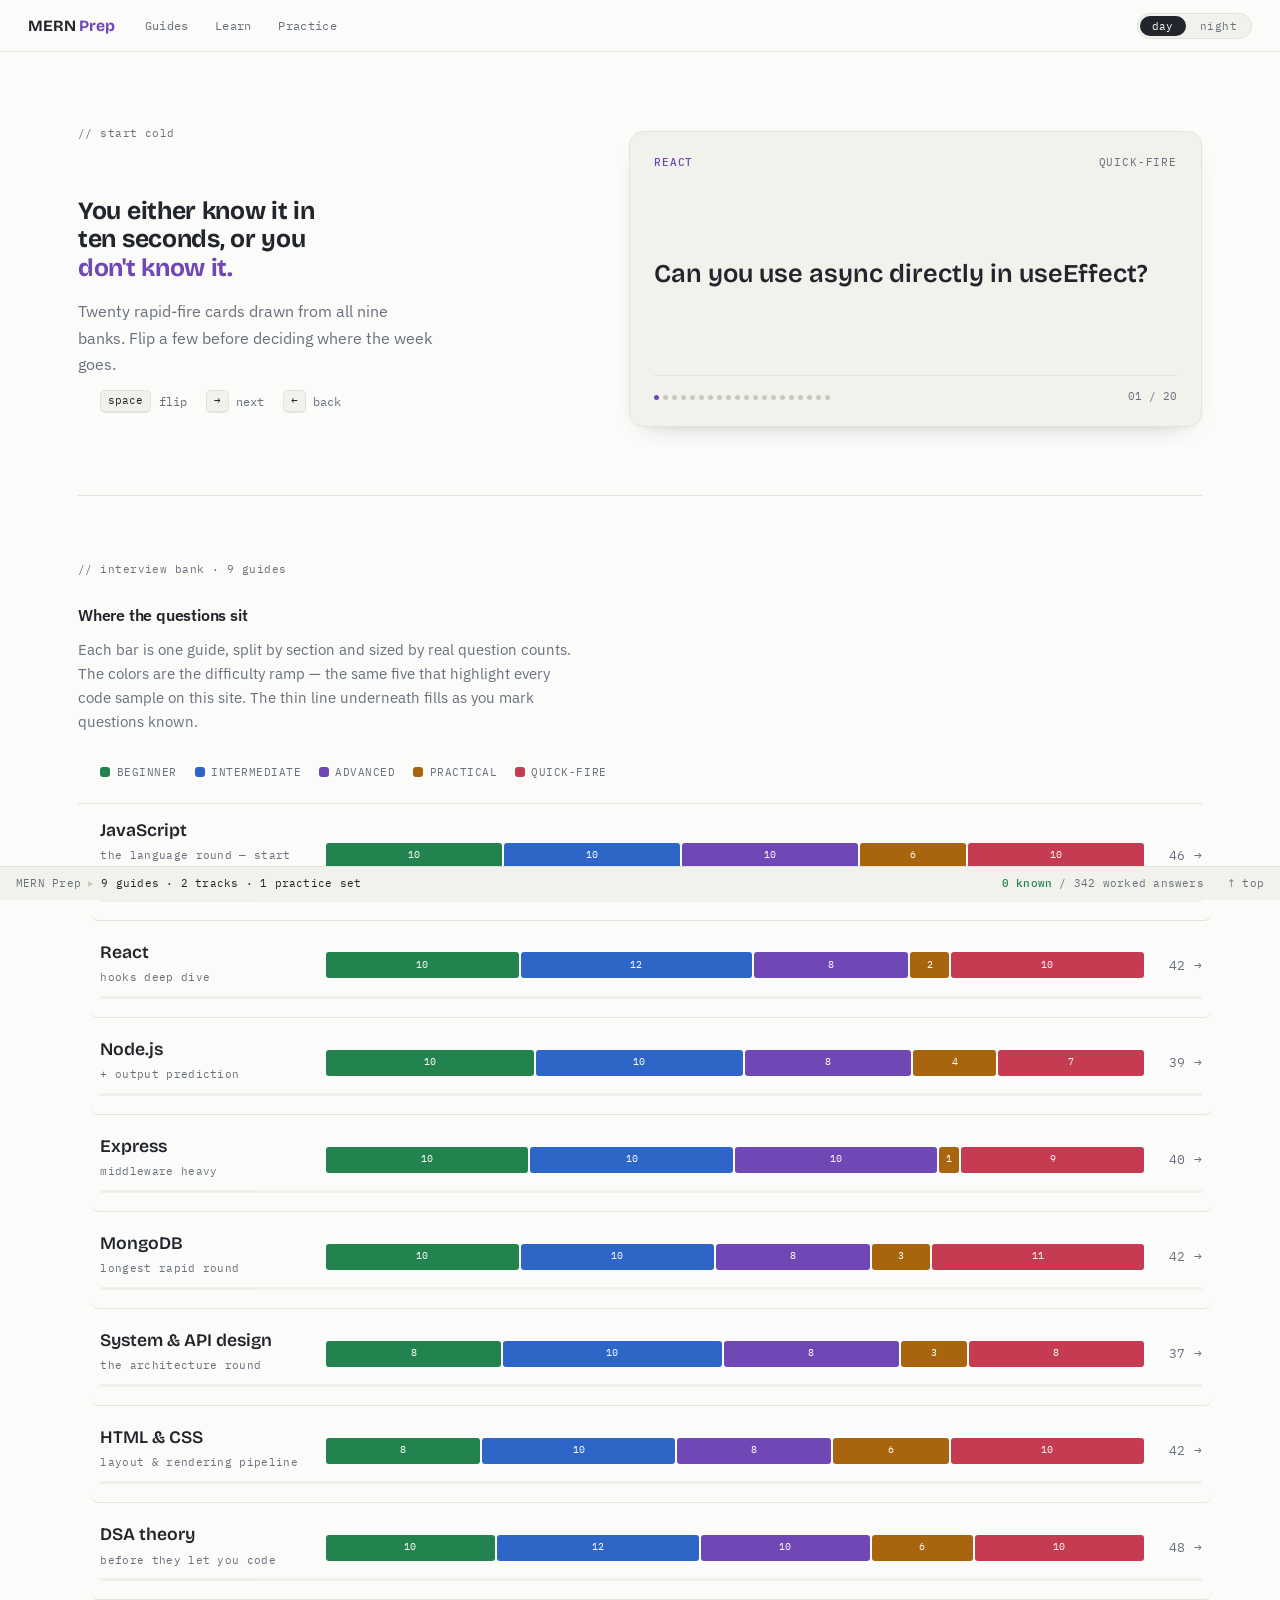
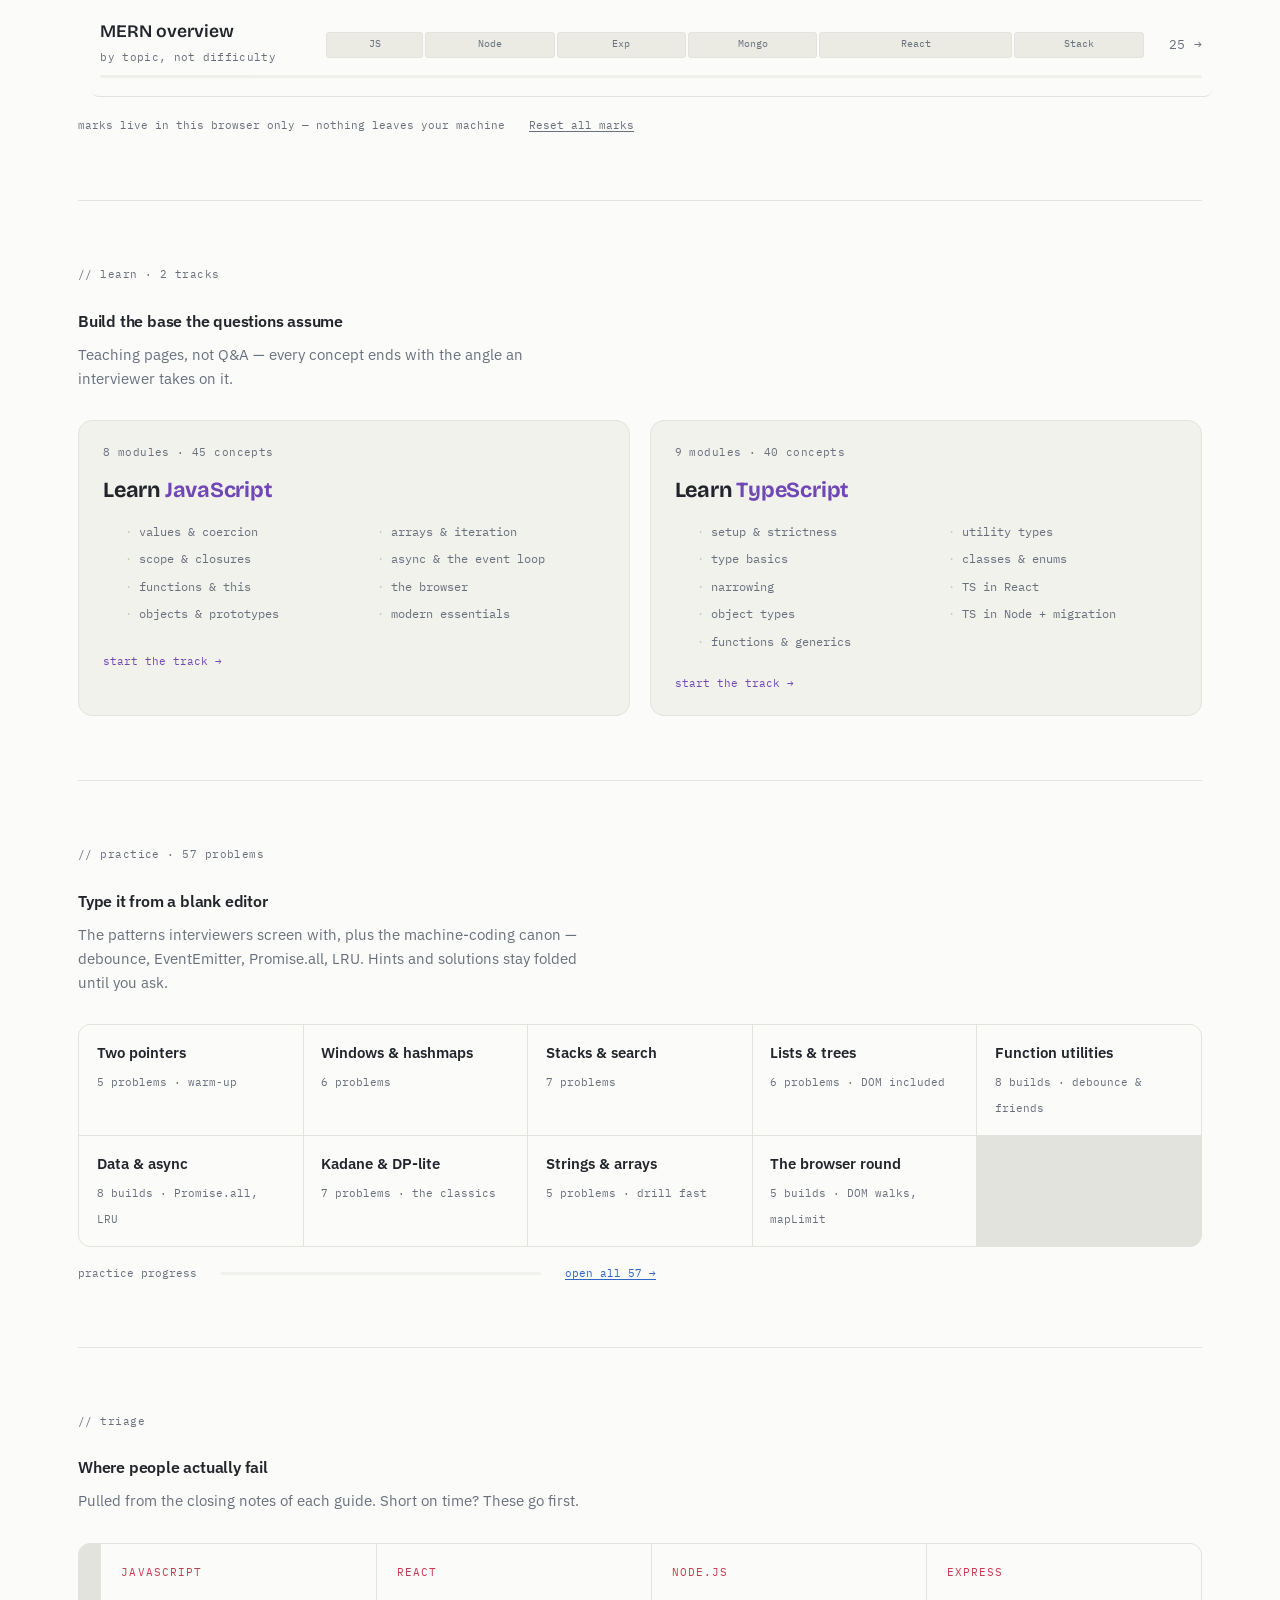
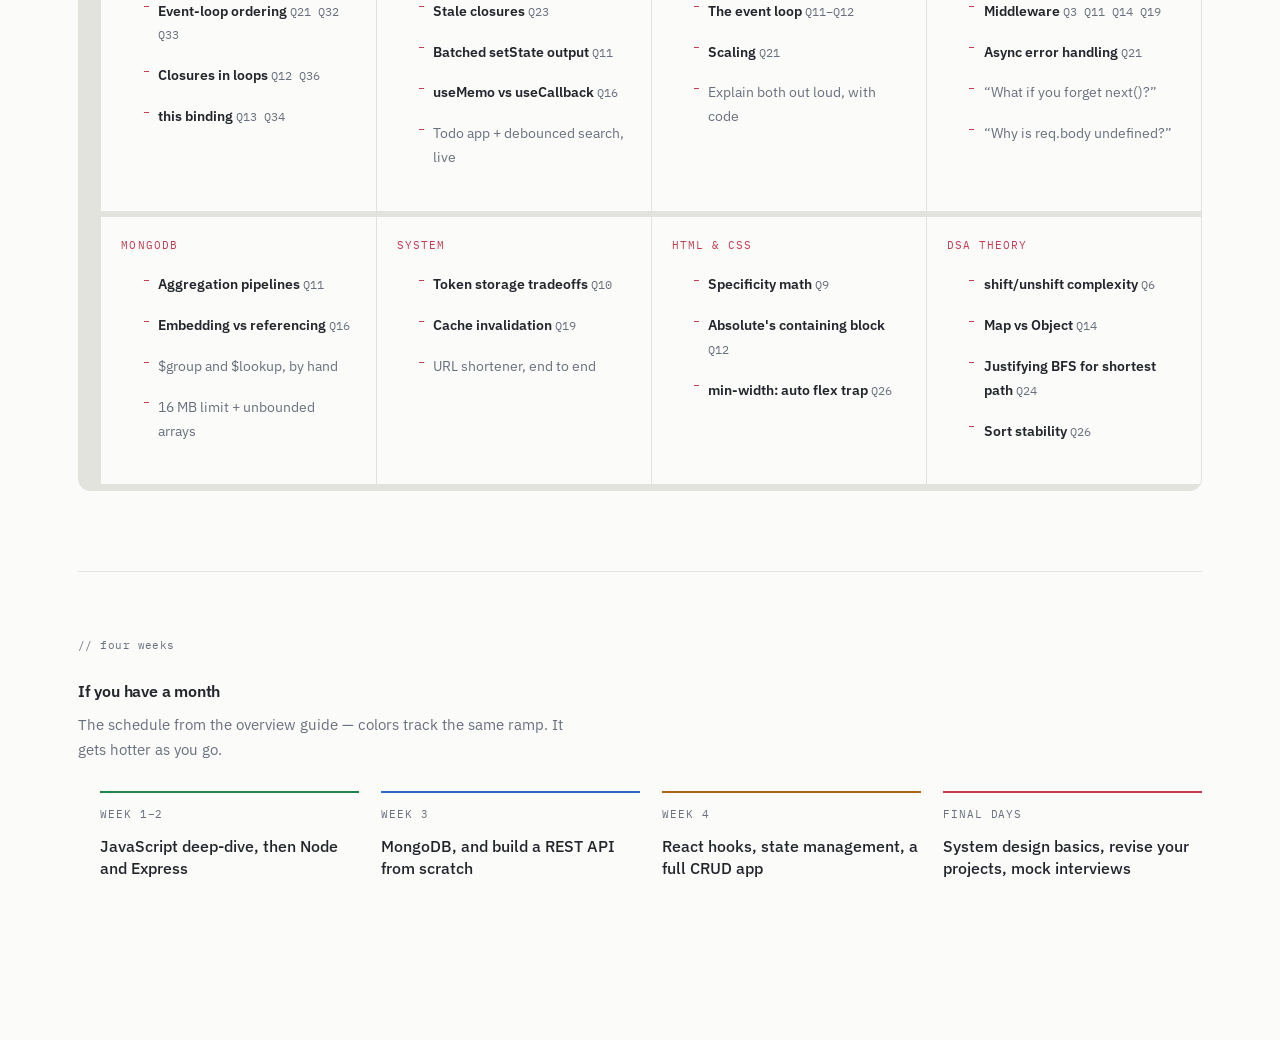
<file: index.html>
<!doctype html>
<html lang="en">
  <head>
    <meta charset="UTF-8" />
    <meta name="viewport" content="width=device-width, initial-scale=1.0" />
    <title>MERN Prep</title>
    <link rel="preconnect" href="https://fonts.googleapis.com" />
    <link rel="preconnect" href="https://fonts.gstatic.com" crossorigin />
    <link
      href="https://fonts.googleapis.com/css2?family=Bricolage+Grotesque:wght@600;700;800&family=IBM+Plex+Sans:wght@400;500;600&family=IBM+Plex+Mono:wght@400;500&display=swap"
      rel="stylesheet"
    />
    <meta
      name="description"
      content="Interview prep for the MERN stack: 9 question banks, JavaScript and TypeScript learning tracks, and 57 frontend coding problems with hints and solutions."
    />
    <meta property="og:type" content="website" />
    <meta property="og:title" content="MERN Prep" />
    <meta
      property="og:description"
      content="9 question banks, 2 learning tracks, 57 coding problems. Mark what you know; the hub keeps the tally."
    />
    <meta name="twitter:card" content="summary" />
    <link
      rel="icon"
      href="data:image/svg+xml,%3Csvg xmlns='http://www.w3.org/2000/svg' viewBox='0 0 32 32'%3E%3Crect width='32' height='32' rx='7' fill='%237048B6'/%3E%3Cpath d='M9 11l5 5-5 5' stroke='%23fff' stroke-width='2.6' fill='none' stroke-linecap='round' stroke-linejoin='round'/%3E%3Cpath d='M17.5 21.5h6' stroke='%23fff' stroke-width='2.6' stroke-linecap='round'/%3E%3C/svg%3E"
    />
    <link rel="stylesheet" href="assets/styles.css" />
    <script>
      // set theme before first paint
      (function () {
        var d = document.documentElement;
        d.className += " js";
        var t = null;
        try {
          t = localStorage.getItem("prep.theme");
        } catch (e) {}
        if (t !== "day" && t !== "night") {
          t =
            window.matchMedia &&
            window.matchMedia("(prefers-color-scheme: dark)").matches
              ? "night"
              : "day";
        }
        d.setAttribute("data-theme", t);
      })();
    </script>
    <script src="assets/app.js" defer></script>
  </head>
  <body class="page page--hub">
    <header class="topbar">
      <a class="topbar__brand" href="index.html">MERN <span>Prep</span></a>
      <nav class="topbar__nav" aria-label="Site">
        <a href="#guides">Guides</a>
        <a href="#learn">Learn</a>
        <a href="#practice">Practice</a>
      </nav>
      <div class="theme-switch" role="group" aria-label="Color theme">
        <button type="button" class="theme-switch__opt" data-set-theme="day">
          day
        </button>
        <button type="button" class="theme-switch__opt" data-set-theme="night">
          night
        </button>
      </div>
    </header>

    <main class="wrap">
      <!-- ============ HERO: the deck asks first ============ -->
      <section class="hero">
        <div class="lede rise">
          <p class="lede__eyebrow">// start cold</p>
          <h1 class="lede__title">
            You either know it in<br />ten seconds, or you<br /><em
              >don't know it.</em
            >
          </h1>
          <p class="lede__body">
            Twenty rapid-fire cards drawn from all nine banks. Flip a few
            before deciding where the week goes.
          </p>
          <ul class="keys">
            <li><kbd>space</kbd> flip</li>
            <li><kbd>&rarr;</kbd> next</li>
            <li><kbd>&larr;</kbd> back</li>
          </ul>
        </div>

        <div class="deck rise">
          <button
            type="button"
            class="card"
            id="card"
            aria-label="Flashcard. Press space to reveal the answer, arrow keys to change card."
          >
            <span class="card__inner">
              <span class="card__face card__face--q">
                <span class="card__tag">
                  <b id="q-src">react</b>
                  <span>quick-fire</span>
                </span>
                <span class="card__text" id="q-text">
                  Can you use async directly in useEffect?
                </span>
                <span class="card__foot">
                  <span class="card__pips" id="pips" aria-hidden="true"></span>
                  <span id="q-count">01 / 18</span>
                </span>
              </span>

              <span class="card__face card__face--a">
                <span class="card__tag">
                  <b id="a-src">react</b>
                  <span>answer</span>
                </span>
                <span class="card__text" id="a-text">
                  No &mdash; define an async fn inside and call it
                </span>
                <span class="card__foot">
                  <span
                    class="card__pips"
                    id="pips-b"
                    aria-hidden="true"
                  ></span>
                  <span id="a-count">01 / 18</span>
                </span>
              </span>
            </span>
          </button>
          <p class="sr" id="live" role="status" aria-live="polite"></p>
        </div>
      </section>

      <!-- ============ INTERVIEW ZONE ============ -->
      <section class="zone" id="guides">
        <div class="zone__head">
          <p class="eyebrow">// interview bank · 9 guides</p>
          <h2 class="zone__title">Where the questions sit</h2>
          <p class="zone__note">
            Each bar is one guide, split by section and sized by real question
            counts. The colors are the difficulty ramp — the same five that
            highlight every code sample on this site. The thin line underneath
            fills as you mark questions known.
          </p>
        </div>

        <ul class="legend">
          <li>
            <span class="swatch" style="background: var(--str)"></span>Beginner
          </li>
          <li>
            <span class="swatch" style="background: var(--fn)"></span
            >Intermediate
          </li>
          <li>
            <span class="swatch" style="background: var(--kw)"></span>Advanced
          </li>
          <li>
            <span class="swatch" style="background: var(--num)"></span
            >Practical
          </li>
          <li>
            <span class="swatch" style="background: var(--err)"></span
            >Quick-fire
          </li>
        </ul>

        <ul class="guides">
          <li>
            <a class="guide" href="javascript-interview.html">
              <span class="guide__id">
                <span class="guide__name">JavaScript</span>
                <span class="guide__sub">the language round — start here</span>
              </span>
              <span class="track" aria-hidden="true">
                <span class="seg seg--1" style="flex: 10" title="Beginner — 10">10</span>
                <span class="seg seg--2" style="flex: 10" title="Intermediate — 10">10</span>
                <span class="seg seg--3" style="flex: 10" title="Advanced — 10">10</span>
                <span class="seg seg--4" style="flex: 6" title="Output prediction — 6">6</span>
                <span class="seg seg--5" style="flex: 10" title="Quick-fire — 10">10</span>
              </span>
              <span class="guide__n"
                >46<span class="guide__arrow">&rarr;</span></span
              >
              <span class="prog" data-topic="javascript"
                ><span class="prog__fill"></span
              ></span>
            </a>
          </li>

          <li>
            <a class="guide" href="react-interview.htm">
              <span class="guide__id">
                <span class="guide__name">React</span>
                <span class="guide__sub">hooks deep dive</span>
              </span>
              <span class="track" aria-hidden="true">
                <span class="seg seg--1" style="flex: 10" title="Beginner — 10">10</span>
                <span class="seg seg--2" style="flex: 12" title="Intermediate, hooks deep dive — 12">12</span>
                <span class="seg seg--3" style="flex: 8" title="Advanced — 8">8</span>
                <span class="seg seg--4" style="flex: 2" title="Practical coding tasks — 2">2</span>
                <span class="seg seg--5" style="flex: 10" title="Quick-fire — 10">10</span>
              </span>
              <span class="guide__n"
                >42<span class="guide__arrow">&rarr;</span></span
              >
              <span class="prog" data-topic="react"
                ><span class="prog__fill"></span
              ></span>
            </a>
          </li>

          <li>
            <a class="guide" href="nodejs-interview.html">
              <span class="guide__id">
                <span class="guide__name">Node.js</span>
                <span class="guide__sub">+ output prediction</span>
              </span>
              <span class="track" aria-hidden="true">
                <span class="seg seg--1" style="flex: 10" title="Beginner — 10">10</span>
                <span class="seg seg--2" style="flex: 10" title="Intermediate — 10">10</span>
                <span class="seg seg--3" style="flex: 8" title="Advanced — 8">8</span>
                <span class="seg seg--4" style="flex: 4" title="Output prediction + tasks — 4">4</span>
                <span class="seg seg--5" style="flex: 7" title="Quick-fire — 7">7</span>
              </span>
              <span class="guide__n"
                >39<span class="guide__arrow">&rarr;</span></span
              >
              <span class="prog" data-topic="node"
                ><span class="prog__fill"></span
              ></span>
            </a>
          </li>

          <li>
            <a class="guide" href="express-interview.html">
              <span class="guide__id">
                <span class="guide__name">Express</span>
                <span class="guide__sub">middleware heavy</span>
              </span>
              <span class="track" aria-hidden="true">
                <span class="seg seg--1" style="flex: 10" title="Beginner — 10">10</span>
                <span class="seg seg--2" style="flex: 10" title="Intermediate — 10">10</span>
                <span class="seg seg--3" style="flex: 10" title="Advanced — 10">10</span>
                <span class="seg seg--4" style="flex: 1" title="Practical: full CRUD API — 1">1</span>
                <span class="seg seg--5" style="flex: 9" title="Quick-fire — 9">9</span>
              </span>
              <span class="guide__n"
                >40<span class="guide__arrow">&rarr;</span></span
              >
              <span class="prog" data-topic="express"
                ><span class="prog__fill"></span
              ></span>
            </a>
          </li>

          <li>
            <a class="guide" href="mongodb-interview.html">
              <span class="guide__id">
                <span class="guide__name">MongoDB</span>
                <span class="guide__sub">longest rapid round</span>
              </span>
              <span class="track" aria-hidden="true">
                <span class="seg seg--1" style="flex: 10" title="Beginner — 10">10</span>
                <span class="seg seg--2" style="flex: 10" title="Intermediate — 10">10</span>
                <span class="seg seg--3" style="flex: 8" title="Advanced — 8">8</span>
                <span class="seg seg--4" style="flex: 3" title="Practical tasks — 3">3</span>
                <span class="seg seg--5" style="flex: 11" title="Quick-fire — 11">11</span>
              </span>
              <span class="guide__n"
                >42<span class="guide__arrow">&rarr;</span></span
              >
              <span class="prog" data-topic="mongodb"
                ><span class="prog__fill"></span
              ></span>
            </a>
          </li>

          <li>
            <a class="guide" href="system-design-interview.html">
              <span class="guide__id">
                <span class="guide__name">System &amp; API design</span>
                <span class="guide__sub">the architecture round</span>
              </span>
              <span class="track" aria-hidden="true">
                <span class="seg seg--1" style="flex: 8" title="HTTP & REST fundamentals — 8">8</span>
                <span class="seg seg--2" style="flex: 10" title="Auth, validation & data flow — 10">10</span>
                <span class="seg seg--3" style="flex: 8" title="Scaling & architecture — 8">8</span>
                <span class="seg seg--4" style="flex: 3" title="Design tasks — 3">3</span>
                <span class="seg seg--5" style="flex: 8" title="Quick-fire — 8">8</span>
              </span>
              <span class="guide__n"
                >37<span class="guide__arrow">&rarr;</span></span
              >
              <span class="prog" data-topic="system"
                ><span class="prog__fill"></span
              ></span>
            </a>
          </li>

          <li>
            <a class="guide" href="html-css-interview.html">
              <span class="guide__id">
                <span class="guide__name">HTML &amp; CSS</span>
                <span class="guide__sub">layout &amp; rendering pipeline</span>
              </span>
              <span class="track" aria-hidden="true">
                <span class="seg seg--1" style="flex: 8" title="HTML, semantics & a11y — 8">8</span>
                <span class="seg seg--2" style="flex: 10" title="CSS core mechanics — 10">10</span>
                <span class="seg seg--3" style="flex: 8" title="Flexbox, grid & responsive — 8">8</span>
                <span class="seg seg--4" style="flex: 6" title="Rendering & performance — 6">6</span>
                <span class="seg seg--5" style="flex: 10" title="Quick-fire — 10">10</span>
              </span>
              <span class="guide__n"
                >42<span class="guide__arrow">&rarr;</span></span
              >
              <span class="prog" data-topic="htmlcss"
                ><span class="prog__fill"></span
              ></span>
            </a>
          </li>

          <li>
            <a class="guide" href="dsa-interview.html">
              <span class="guide__id">
                <span class="guide__name">DSA theory</span>
                <span class="guide__sub">before they let you code</span>
              </span>
              <span class="track" aria-hidden="true">
                <span class="seg seg--1" style="flex: 10" title="Complexity & Big-O — 10">10</span>
                <span class="seg seg--2" style="flex: 12" title="Data structures — 12">12</span>
                <span class="seg seg--3" style="flex: 10" title="Algorithms — 10">10</span>
                <span class="seg seg--4" style="flex: 6" title="DSA in the browser — 6">6</span>
                <span class="seg seg--5" style="flex: 10" title="Quick-fire — 10">10</span>
              </span>
              <span class="guide__n"
                >48<span class="guide__arrow">&rarr;</span></span
              >
              <span class="prog" data-topic="dsa-theory"
                ><span class="prog__fill"></span
              ></span>
            </a>
          </li>

          <li>
            <a class="guide guide--topic" href="mern-guide.html">
              <span class="guide__id">
                <span class="guide__name">MERN overview</span>
                <span class="guide__sub">by topic, not difficulty</span>
              </span>
              <span class="track" aria-hidden="true">
                <span class="seg" style="flex: 3" title="JavaScript fundamentals — 3">JS</span>
                <span class="seg" style="flex: 4" title="Node.js — 4">Node</span>
                <span class="seg" style="flex: 4" title="Express.js — 4">Exp</span>
                <span class="seg" style="flex: 4" title="MongoDB — 4">Mongo</span>
                <span class="seg" style="flex: 6" title="React — 6">React</span>
                <span class="seg" style="flex: 4" title="Full-stack + challenges — 4">Stack</span>
              </span>
              <span class="guide__n"
                >25<span class="guide__arrow">&rarr;</span></span
              >
              <span class="prog" data-topic="mern"
                ><span class="prog__fill"></span
              ></span>
            </a>
          </li>
        </ul>

        <div class="zone__foot">
          <span>marks live in this browser only — nothing leaves your machine</span>
          <button type="button" class="reset-marks">Reset all marks</button>
        </div>
      </section>

      <!-- ============ LEARN ZONE ============ -->
      <section class="zone" id="learn">
        <div class="zone__head">
          <p class="eyebrow">// learn · 2 tracks</p>
          <h2 class="zone__title">Build the base the questions assume</h2>
          <p class="zone__note">
            Teaching pages, not Q&amp;A — every concept ends with the angle an
            interviewer takes on it.
          </p>
        </div>

        <div class="tracks">
          <a class="trackcard" href="learn-javascript.html">
            <p class="trackcard__eyebrow">8 modules · 45 concepts</p>
            <p class="trackcard__title">Learn <span>JavaScript</span></p>
            <ul class="trackcard__mods">
              <li>values &amp; coercion</li>
              <li>scope &amp; closures</li>
              <li>functions &amp; this</li>
              <li>objects &amp; prototypes</li>
              <li>arrays &amp; iteration</li>
              <li>async &amp; the event loop</li>
              <li>the browser</li>
              <li>modern essentials</li>
            </ul>
            <span class="trackcard__go">start the track &rarr;</span>
          </a>

          <a class="trackcard" href="learn-typescript.html">
            <p class="trackcard__eyebrow">9 modules · 40 concepts</p>
            <p class="trackcard__title">Learn <span>TypeScript</span></p>
            <ul class="trackcard__mods">
              <li>setup &amp; strictness</li>
              <li>type basics</li>
              <li>narrowing</li>
              <li>object types</li>
              <li>functions &amp; generics</li>
              <li>utility types</li>
              <li>classes &amp; enums</li>
              <li>TS in React</li>
              <li>TS in Node + migration</li>
            </ul>
            <span class="trackcard__go">start the track &rarr;</span>
          </a>
        </div>
      </section>

      <!-- ============ PRACTICE ZONE ============ -->
      <section class="zone" id="practice">
        <div class="zone__head">
          <p class="eyebrow">// practice · 57 problems</p>
          <h2 class="zone__title">Type it from a blank editor</h2>
          <p class="zone__note">
            The patterns interviewers screen with, plus the machine-coding
            canon — debounce, EventEmitter, Promise.all, LRU. Hints and
            solutions stay folded until you ask.
          </p>
        </div>

        <div class="patterns">
          <a class="pattern" href="dsa-frontend.html#sec-1">
            <span class="pattern__name">Two pointers</span>
            <span class="pattern__n">5 problems · warm-up</span>
          </a>
          <a class="pattern" href="dsa-frontend.html#sec-2">
            <span class="pattern__name">Windows &amp; hashmaps</span>
            <span class="pattern__n">6 problems</span>
          </a>
          <a class="pattern" href="dsa-frontend.html#sec-3">
            <span class="pattern__name">Stacks &amp; search</span>
            <span class="pattern__n">7 problems</span>
          </a>
          <a class="pattern" href="dsa-frontend.html#sec-4">
            <span class="pattern__name">Lists &amp; trees</span>
            <span class="pattern__n">6 problems · DOM included</span>
          </a>
          <a class="pattern" href="dsa-frontend.html#sec-5">
            <span class="pattern__name">Function utilities</span>
            <span class="pattern__n">8 builds · debounce &amp; friends</span>
          </a>
          <a class="pattern" href="dsa-frontend.html#sec-6">
            <span class="pattern__name">Data &amp; async</span>
            <span class="pattern__n">8 builds · Promise.all, LRU</span>
          </a>
          <a class="pattern" href="dsa-frontend.html#sec-7">
            <span class="pattern__name">Kadane &amp; DP-lite</span>
            <span class="pattern__n">7 problems · the classics</span>
          </a>
          <a class="pattern" href="dsa-frontend.html#sec-8">
            <span class="pattern__name">Strings &amp; arrays</span>
            <span class="pattern__n">5 problems · drill fast</span>
          </a>
          <a class="pattern" href="dsa-frontend.html#sec-9">
            <span class="pattern__name">The browser round</span>
            <span class="pattern__n">5 builds · DOM walks, mapLimit</span>
          </a>
        </div>

        <div class="zone__foot">
          <span>practice progress</span>
          <span class="prog" data-topic="dsa" style="flex: 1; max-width: 320px"
            ><span class="prog__fill"></span
          ></span>
          <a href="dsa-frontend.html" style="font: inherit">open all 57 &rarr;</a>
        </div>
      </section>

      <!-- ============ FAILURE MAP ============ -->
      <section class="zone">
        <div class="zone__head">
          <p class="eyebrow">// triage</p>
          <h2 class="zone__title">Where people actually fail</h2>
          <p class="zone__note">
            Pulled from the closing notes of each guide. Short on time? These
            go first.
          </p>
        </div>

        <ul class="fails">
          <li class="fail">
            <p class="fail__where">JavaScript</p>
            <ul class="fail__list">
              <li><b>Event-loop ordering</b> <code>Q21 Q32 Q33</code></li>
              <li><b>Closures in loops</b> <code>Q12 Q36</code></li>
              <li><b>this binding</b> <code>Q13 Q34</code></li>
            </ul>
          </li>

          <li class="fail">
            <p class="fail__where">React</p>
            <ul class="fail__list">
              <li><b>Stale closures</b> <code>Q23</code></li>
              <li><b>Batched setState output</b> <code>Q11</code></li>
              <li><b>useMemo vs useCallback</b> <code>Q16</code></li>
              <li>Todo app + debounced search, live</li>
            </ul>
          </li>

          <li class="fail">
            <p class="fail__where">Node.js</p>
            <ul class="fail__list">
              <li><b>The event loop</b> <code>Q11&ndash;Q12</code></li>
              <li><b>Scaling</b> <code>Q21</code></li>
              <li>Explain both out loud, with code</li>
            </ul>
          </li>

          <li class="fail">
            <p class="fail__where">Express</p>
            <ul class="fail__list">
              <li><b>Middleware</b> <code>Q3 Q11 Q14 Q19</code></li>
              <li><b>Async error handling</b> <code>Q21</code></li>
              <li>&ldquo;What if you forget next()?&rdquo;</li>
              <li>&ldquo;Why is req.body undefined?&rdquo;</li>
            </ul>
          </li>

          <li class="fail">
            <p class="fail__where">MongoDB</p>
            <ul class="fail__list">
              <li><b>Aggregation pipelines</b> <code>Q11</code></li>
              <li><b>Embedding vs referencing</b> <code>Q16</code></li>
              <li>$group and $lookup, by hand</li>
              <li>16 MB limit + unbounded arrays</li>
            </ul>
          </li>

          <li class="fail">
            <p class="fail__where">System</p>
            <ul class="fail__list">
              <li><b>Token storage tradeoffs</b> <code>Q10</code></li>
              <li><b>Cache invalidation</b> <code>Q19</code></li>
              <li>URL shortener, end to end</li>
            </ul>
          </li>

          <li class="fail">
            <p class="fail__where">HTML &amp; CSS</p>
            <ul class="fail__list">
              <li><b>Specificity math</b> <code>Q9</code></li>
              <li><b>Absolute's containing block</b> <code>Q12</code></li>
              <li><b>min-width: auto flex trap</b> <code>Q26</code></li>
            </ul>
          </li>

          <li class="fail">
            <p class="fail__where">DSA theory</p>
            <ul class="fail__list">
              <li><b>shift/unshift complexity</b> <code>Q6</code></li>
              <li><b>Map vs Object</b> <code>Q14</code></li>
              <li><b>Justifying BFS for shortest path</b> <code>Q24</code></li>
              <li><b>Sort stability</b> <code>Q26</code></li>
            </ul>
          </li>
        </ul>
      </section>

      <!-- ============ PLAN ============ -->
      <section class="zone">
        <div class="zone__head">
          <p class="eyebrow">// four weeks</p>
          <h2 class="zone__title">If you have a month</h2>
          <p class="zone__note">
            The schedule from the overview guide — colors track the same ramp.
            It gets hotter as you go.
          </p>
        </div>

        <ol class="plan">
          <li class="leg">
            <p class="leg__when">Week 1&ndash;2</p>
            <p class="leg__what">
              JavaScript deep-dive, then Node and Express
            </p>
          </li>
          <li class="leg">
            <p class="leg__when">Week 3</p>
            <p class="leg__what">MongoDB, and build a REST API from scratch</p>
          </li>
          <li class="leg">
            <p class="leg__when">Week 4</p>
            <p class="leg__what">
              React hooks, state management, a full CRUD app
            </p>
          </li>
          <li class="leg">
            <p class="leg__when">Final days</p>
            <p class="leg__what">
              System design basics, revise your projects, mock interviews
            </p>
          </li>
        </ol>
      </section>
    </main>

    <script>
      (function () {
        "use strict";

        // Real pairs, lifted from the quick-fire rounds of all nine banks.
        var DECK = [
          {
            s: "react",
            q: "Can you use async directly in useEffect?",
            a: "No — define an async fn inside and call it",
          },
          {
            s: "javascript",
            q: "What does <code>0.1 + 0.2 === 0.3</code> return?",
            a: "false — binary floats; compare with <code>Number.EPSILON</code>",
          },
          {
            s: "node",
            q: "Default thread pool size?",
            a: "4, configurable via <code>UV_THREADPOOL_SIZE</code>",
          },
          {
            s: "html/css",
            q: "rem vs em?",
            a: "rem = root font size; em = the current element's",
          },
          {
            s: "mongodb",
            q: "Max document size?",
            a: "16 MB — use GridFS for anything larger",
          },
          {
            s: "system",
            q: "401 vs 403?",
            a: "401 = who are you? · 403 = I know you, and no",
          },
          {
            s: "express",
            q: "res.redirect() default status?",
            a: "302 (Found)",
          },
          {
            s: "javascript",
            q: "Promise callback vs setTimeout(0) — which runs first?",
            a: "The promise — microtasks drain before every macrotask",
          },
          {
            s: "practice",
            q: "Debounce vs throttle, one line each?",
            a: "Debounce waits for silence; throttle enforces a rhythm",
          },
          {
            s: "react",
            q: "Why immutable state updates?",
            a: "React detects changes by reference comparison",
          },
          {
            s: "mongodb",
            q: "What does .lean() do?",
            a: "Returns plain JS objects — skips Mongoose overhead",
          },
          {
            s: "system",
            q: "Which HTTP methods are idempotent?",
            a: "GET, PUT, DELETE — not POST",
          },
          {
            s: "express",
            q: "What is helmet?",
            a: "Sets ~15 security-related HTTP headers",
          },
          {
            s: "node",
            q: "<code>npm ci</code> vs <code>npm install</code>?",
            a: "<code>ci</code> installs exactly from the lock file — faster, for CI/CD",
          },
          {
            s: "html/css",
            q: "display: none vs visibility: hidden?",
            a: "none leaves the flow entirely; hidden keeps its space",
          },
          {
            s: "javascript",
            q: "typeof null?",
            a: "\"object\" — the historic bug; memorize it",
          },
          {
            s: "react",
            q: "What is a Portal?",
            a: "Render children outside the parent DOM, for modals: <code>createPortal(child, node)</code>",
          },
          {
            s: "practice",
            q: "The LRU-cache trick in JavaScript?",
            a: "Map keeps insertion order — delete + set refreshes recency",
          },
          {
            s: "dsa",
            q: "<code>Array.prototype.shift()</code> — complexity?",
            a: "O(n) — every element reindexes; use an index pointer for queues",
          },
          {
            s: "dsa",
            q: "Shortest path in an unweighted graph — BFS or DFS?",
            a: "BFS — it visits nodes in distance order, so first arrival is shortest",
          },
        ];

        var card = document.getElementById("card");
        if (!card) return;

        var qText = document.getElementById("q-text");
        var aText = document.getElementById("a-text");
        var qSrc = document.getElementById("q-src");
        var aSrc = document.getElementById("a-src");
        var counts = [
          document.getElementById("q-count"),
          document.getElementById("a-count"),
        ];
        var live = document.getElementById("live");
        var pipRows = [
          document.getElementById("pips"),
          document.getElementById("pips-b"),
        ];

        var i = 0;
        var flipped = false;

        pipRows.forEach(function (row) {
          for (var n = 0; n < DECK.length; n++) {
            var p = document.createElement("span");
            p.className = "pip";
            row.appendChild(p);
          }
        });

        function pad(n) {
          return (n < 10 ? "0" : "") + n;
        }

        function paint() {
          var c = DECK[i];
          qText.innerHTML = c.q;
          aText.innerHTML = c.a;
          qSrc.textContent = c.s;
          aSrc.textContent = c.s;
          var label = pad(i + 1) + " / " + pad(DECK.length);
          counts.forEach(function (el) {
            el.textContent = label;
          });
          pipRows.forEach(function (row) {
            var pips = row.children;
            for (var n = 0; n < pips.length; n++) {
              pips[n].className = n === i ? "pip is-on" : "pip";
            }
          });
        }

        function flip() {
          flipped = !flipped;
          card.classList.toggle("is-flipped", flipped);
          live.textContent = flipped
            ? "Answer: " + aText.textContent.trim()
            : "Question: " + qText.textContent.trim();
        }

        var noMotion =
          window.matchMedia &&
          window.matchMedia("(prefers-reduced-motion: reduce)");

        function go(step) {
          var wasFlipped = flipped;
          i = (i + step + DECK.length) % DECK.length;
          flipped = false;
          card.classList.remove("is-flipped");

          if (wasFlipped && !(noMotion && noMotion.matches)) {
            // let the card turn back before the face swaps
            window.setTimeout(paint, 260);
          } else {
            paint();
          }

          live.textContent =
            "Card " +
            (i + 1) +
            " of " +
            DECK.length +
            ". " +
            DECK[i].q.replace(/<[^>]+>/g, "");
        }

        card.addEventListener("click", flip);

        document.addEventListener("keydown", function (e) {
          if (e.target !== card && e.target !== document.body) return;
          if (e.key === "ArrowRight") {
            e.preventDefault();
            go(1);
          } else if (e.key === "ArrowLeft") {
            e.preventDefault();
            go(-1);
          } else if (
            e.target === document.body &&
            (e.key === " " || e.key === "Enter")
          ) {
            e.preventDefault();
            flip();
          }
        });

        paint();
      })();
    </script>
  </body>
</html>
</file>
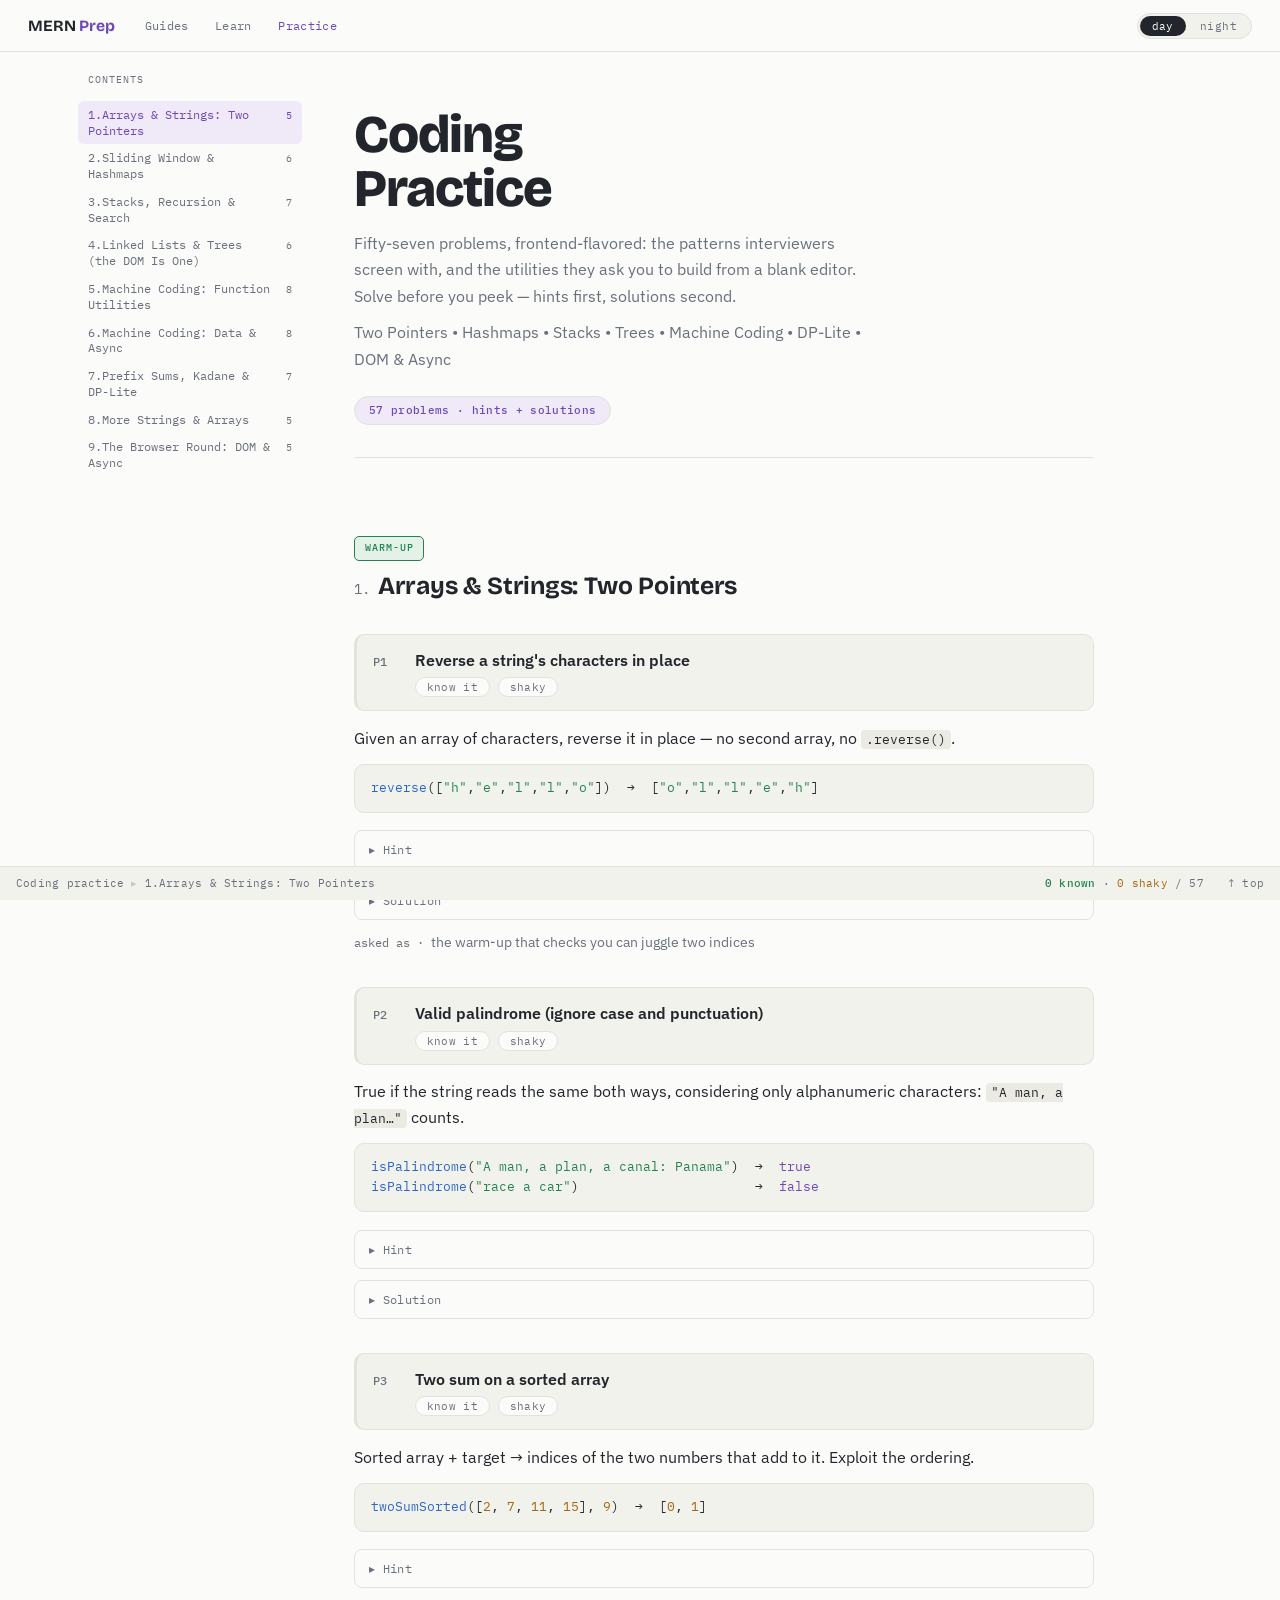
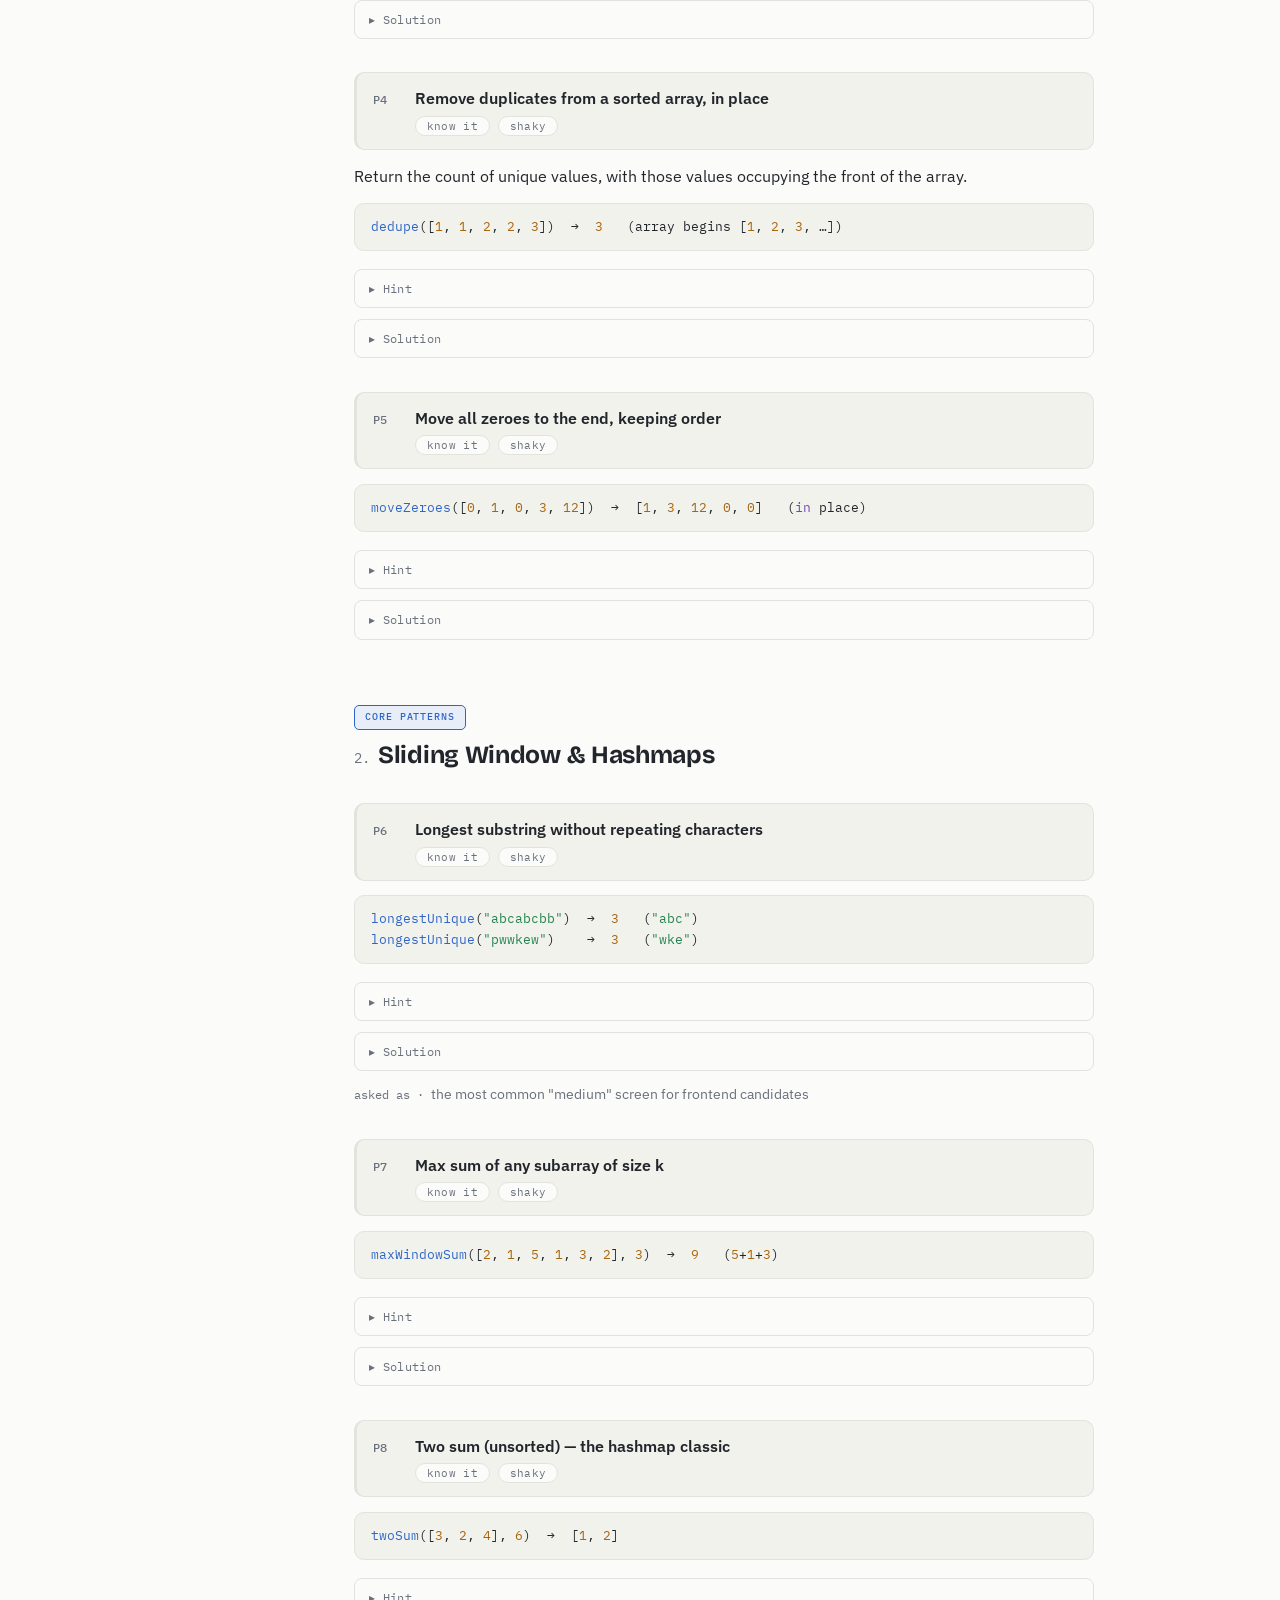
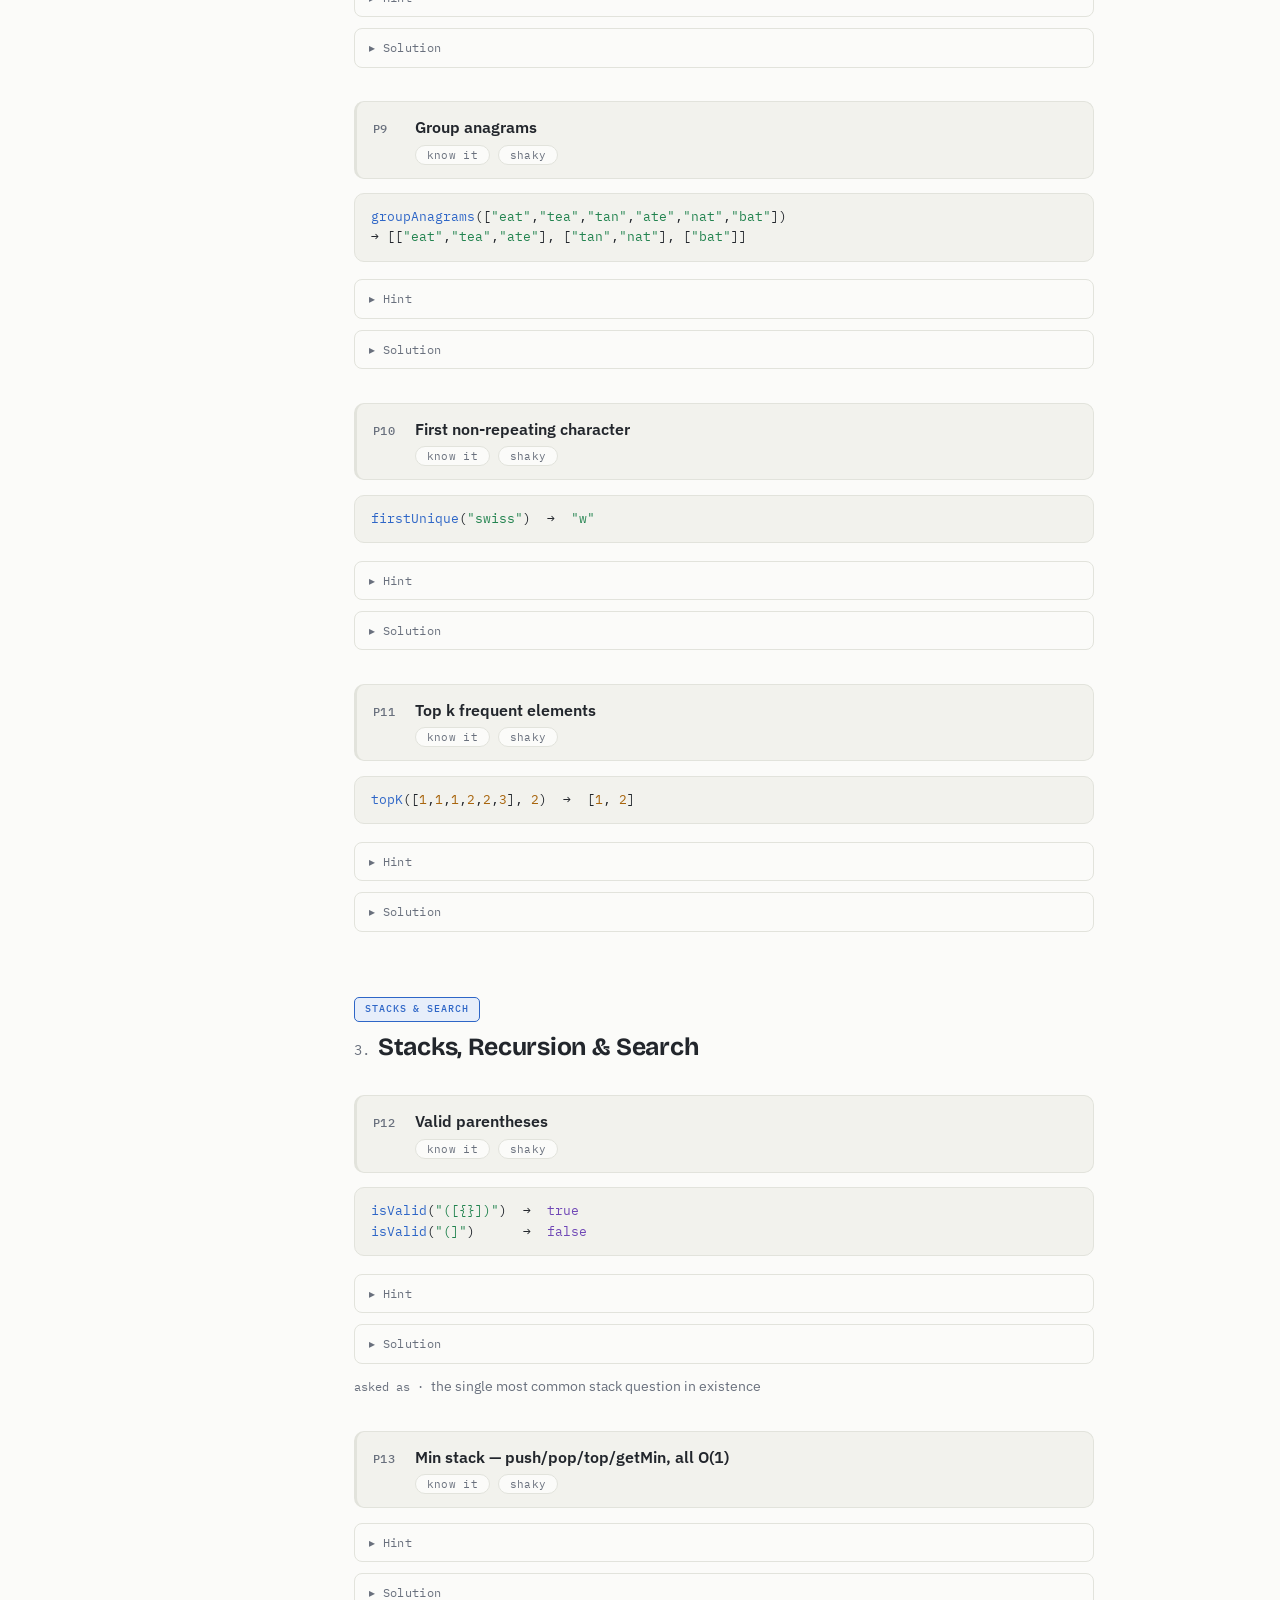
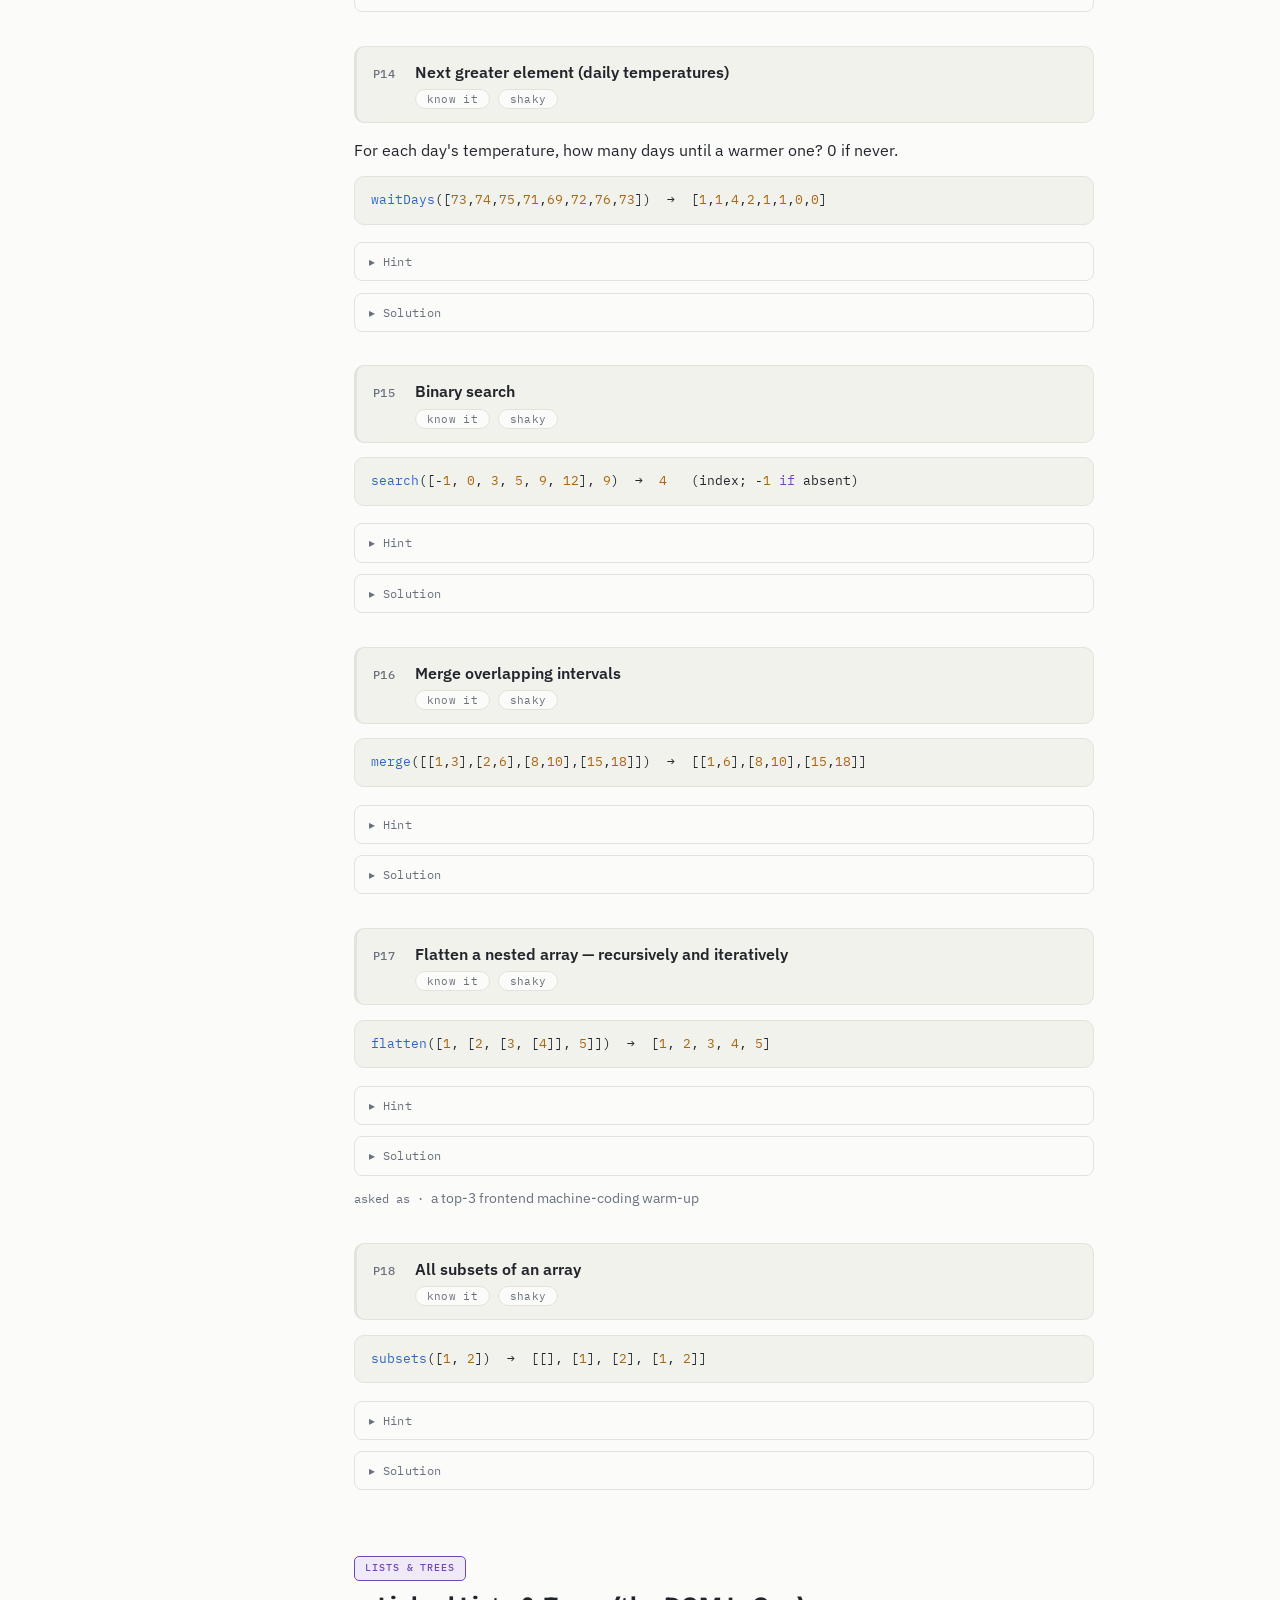
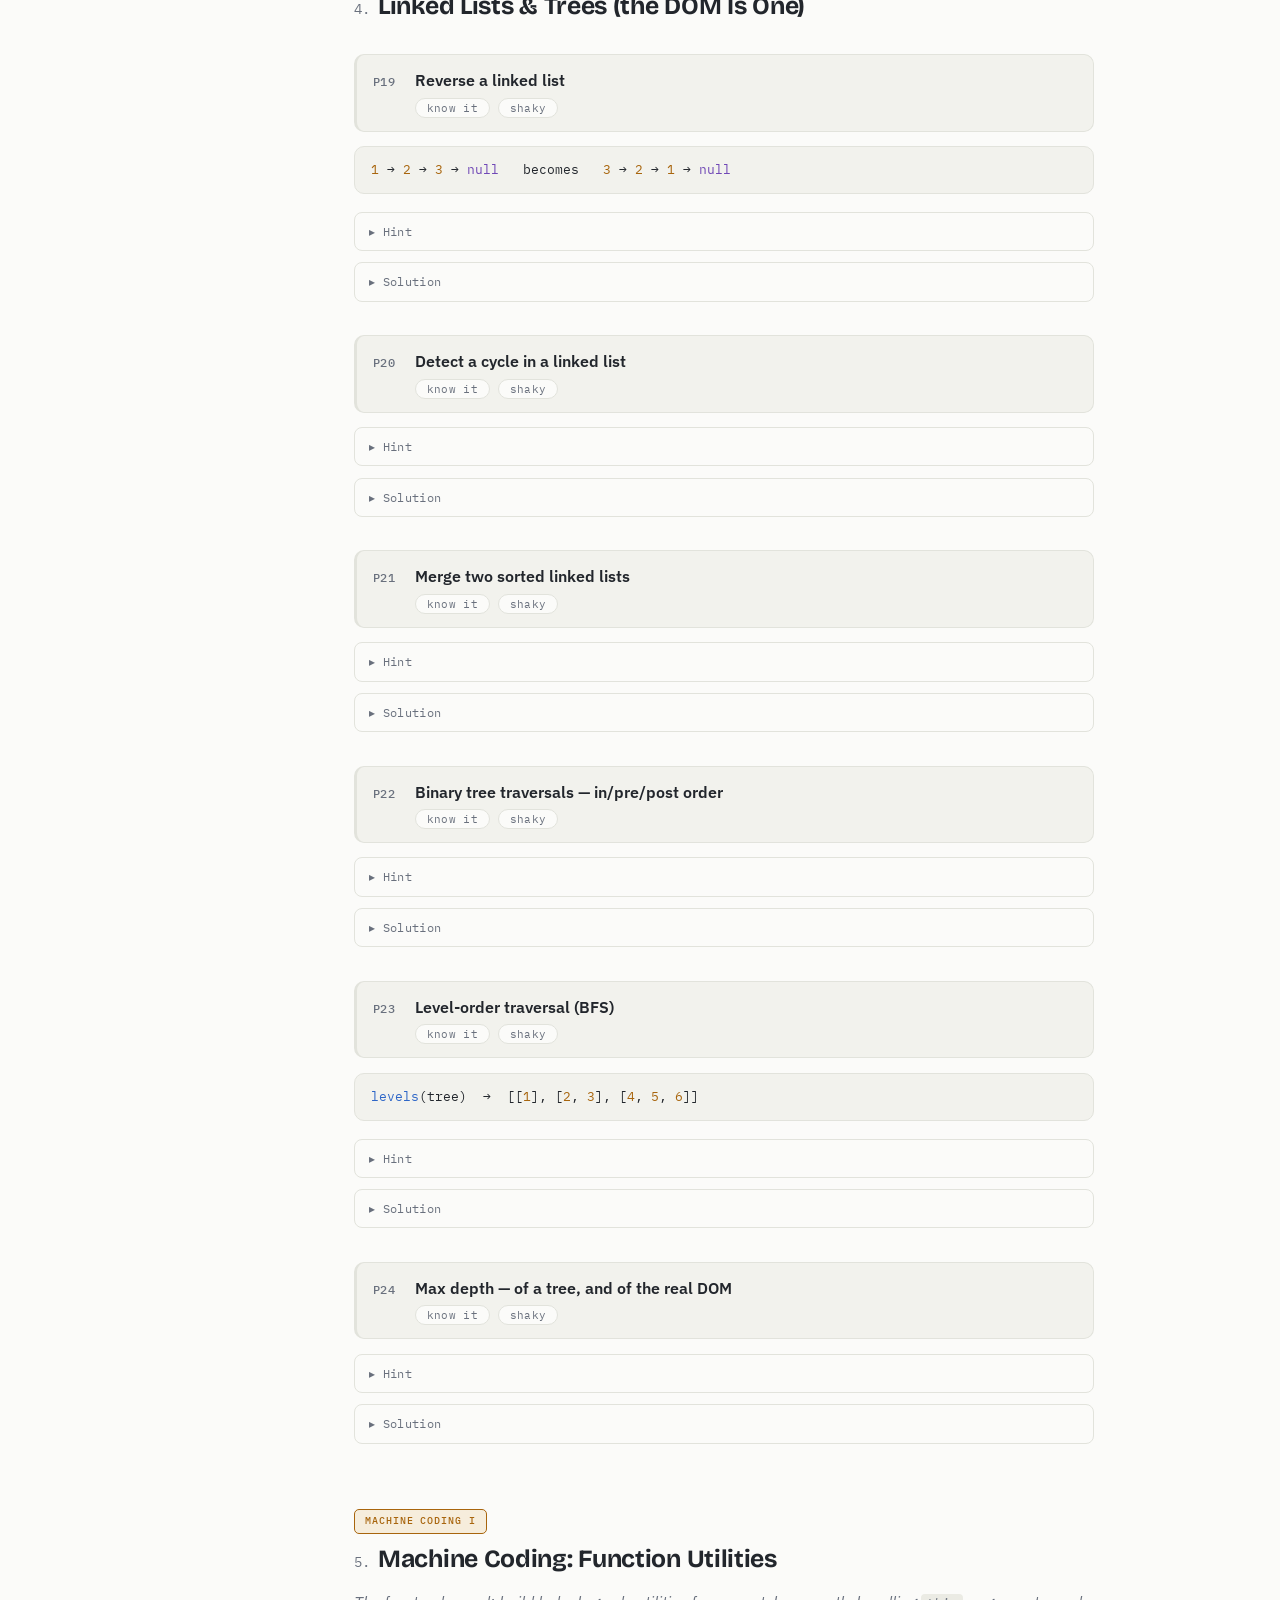
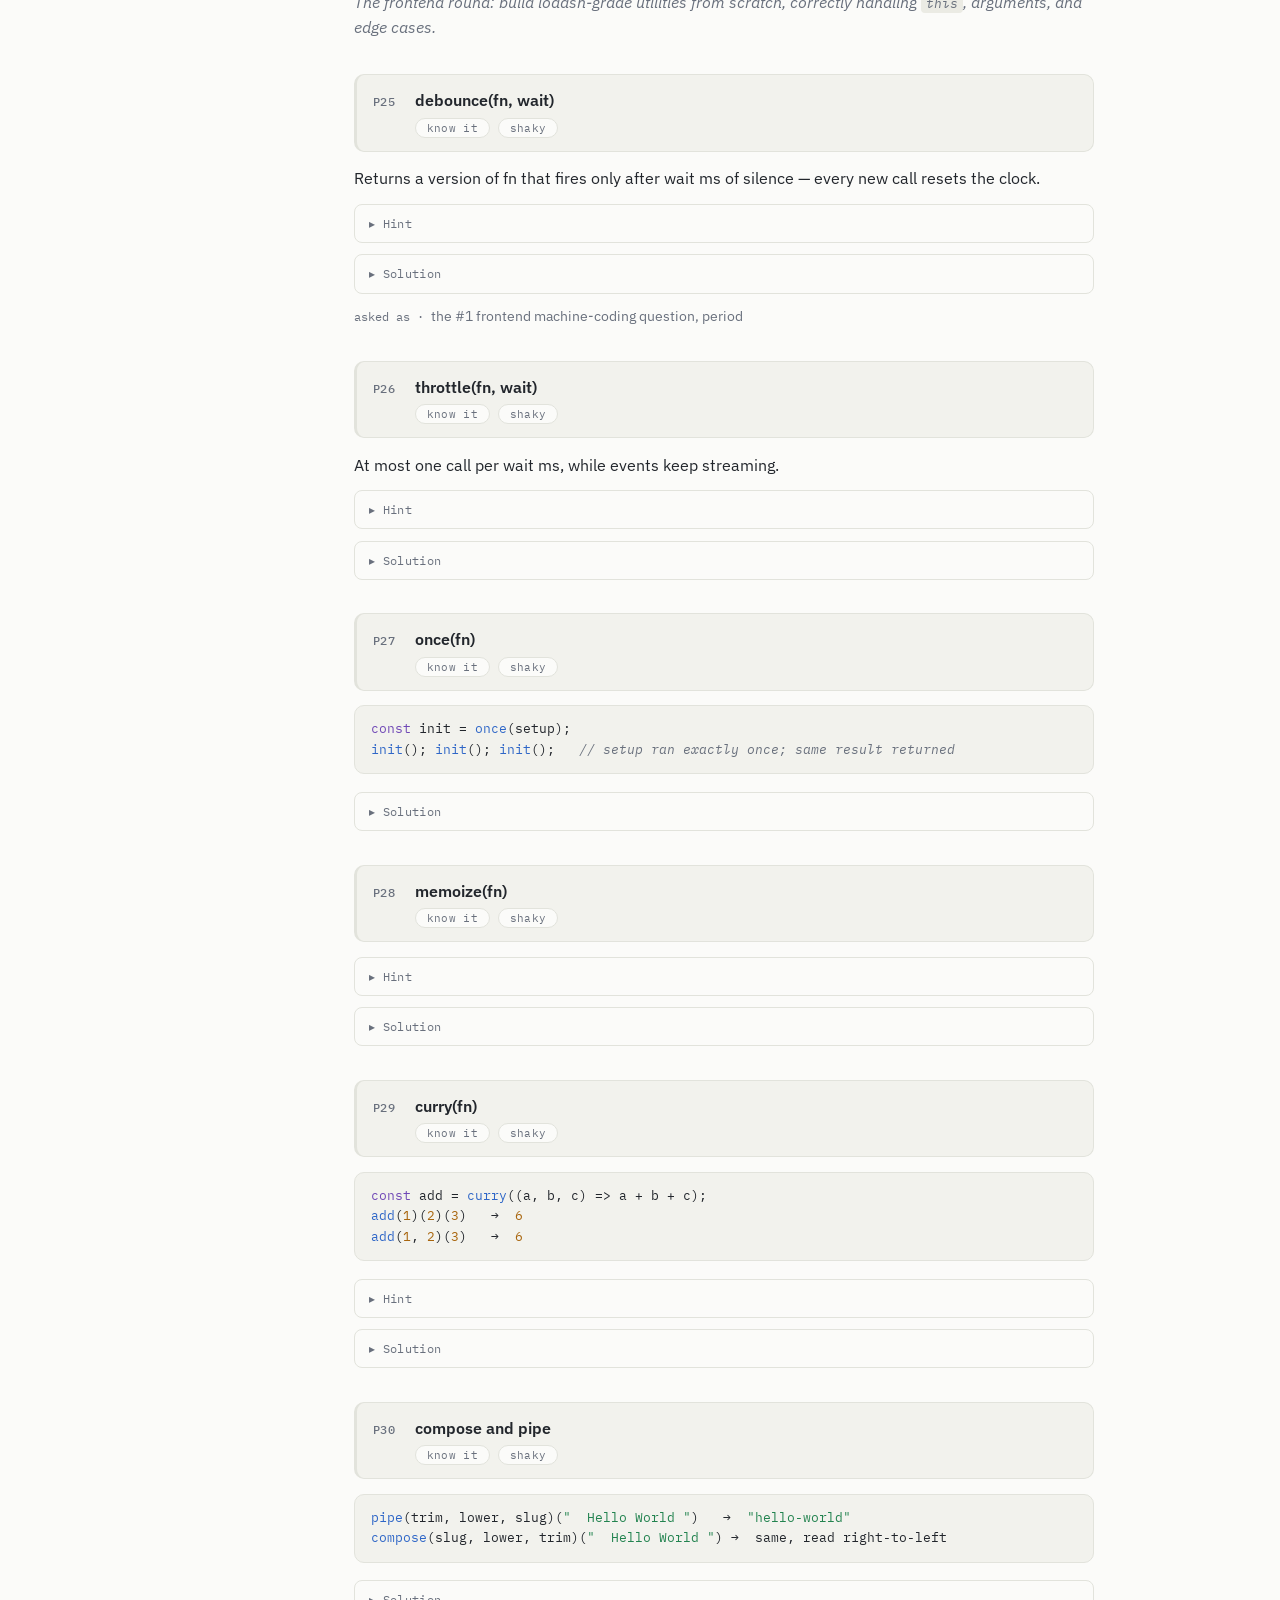
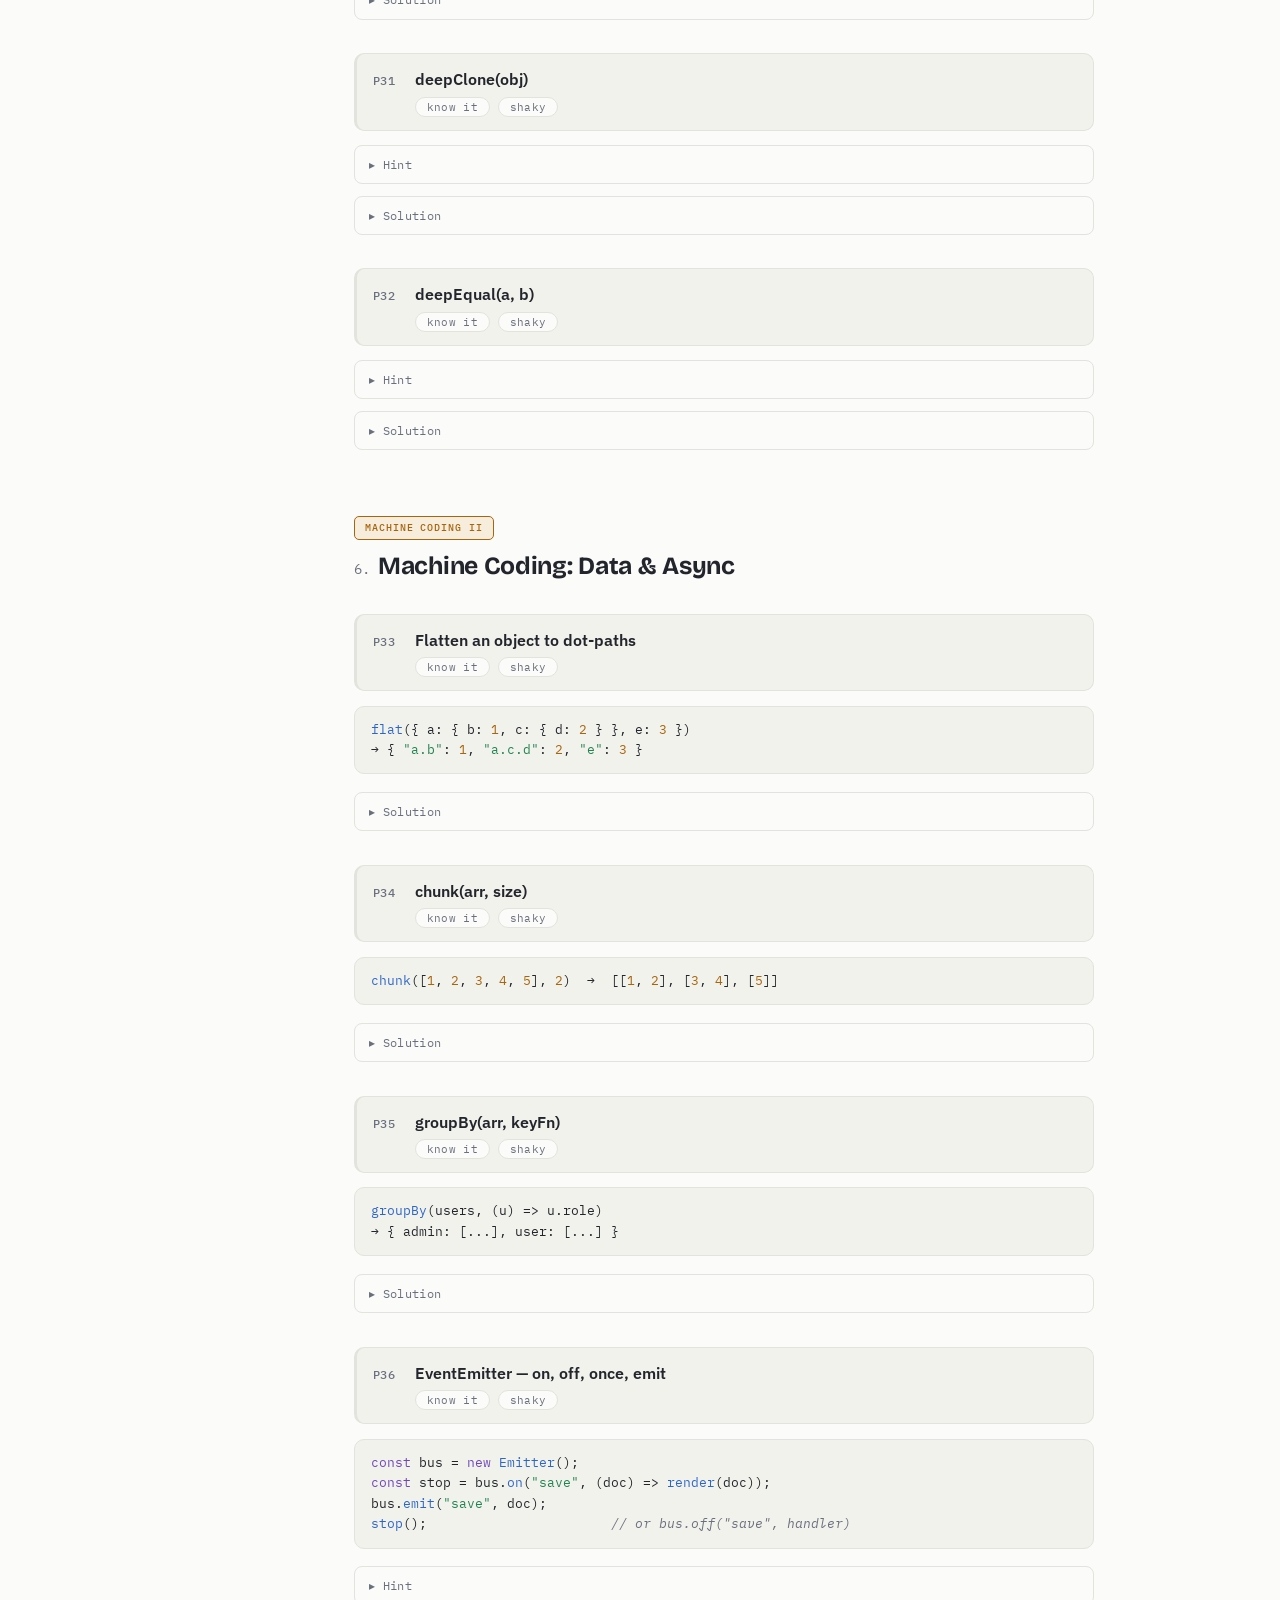
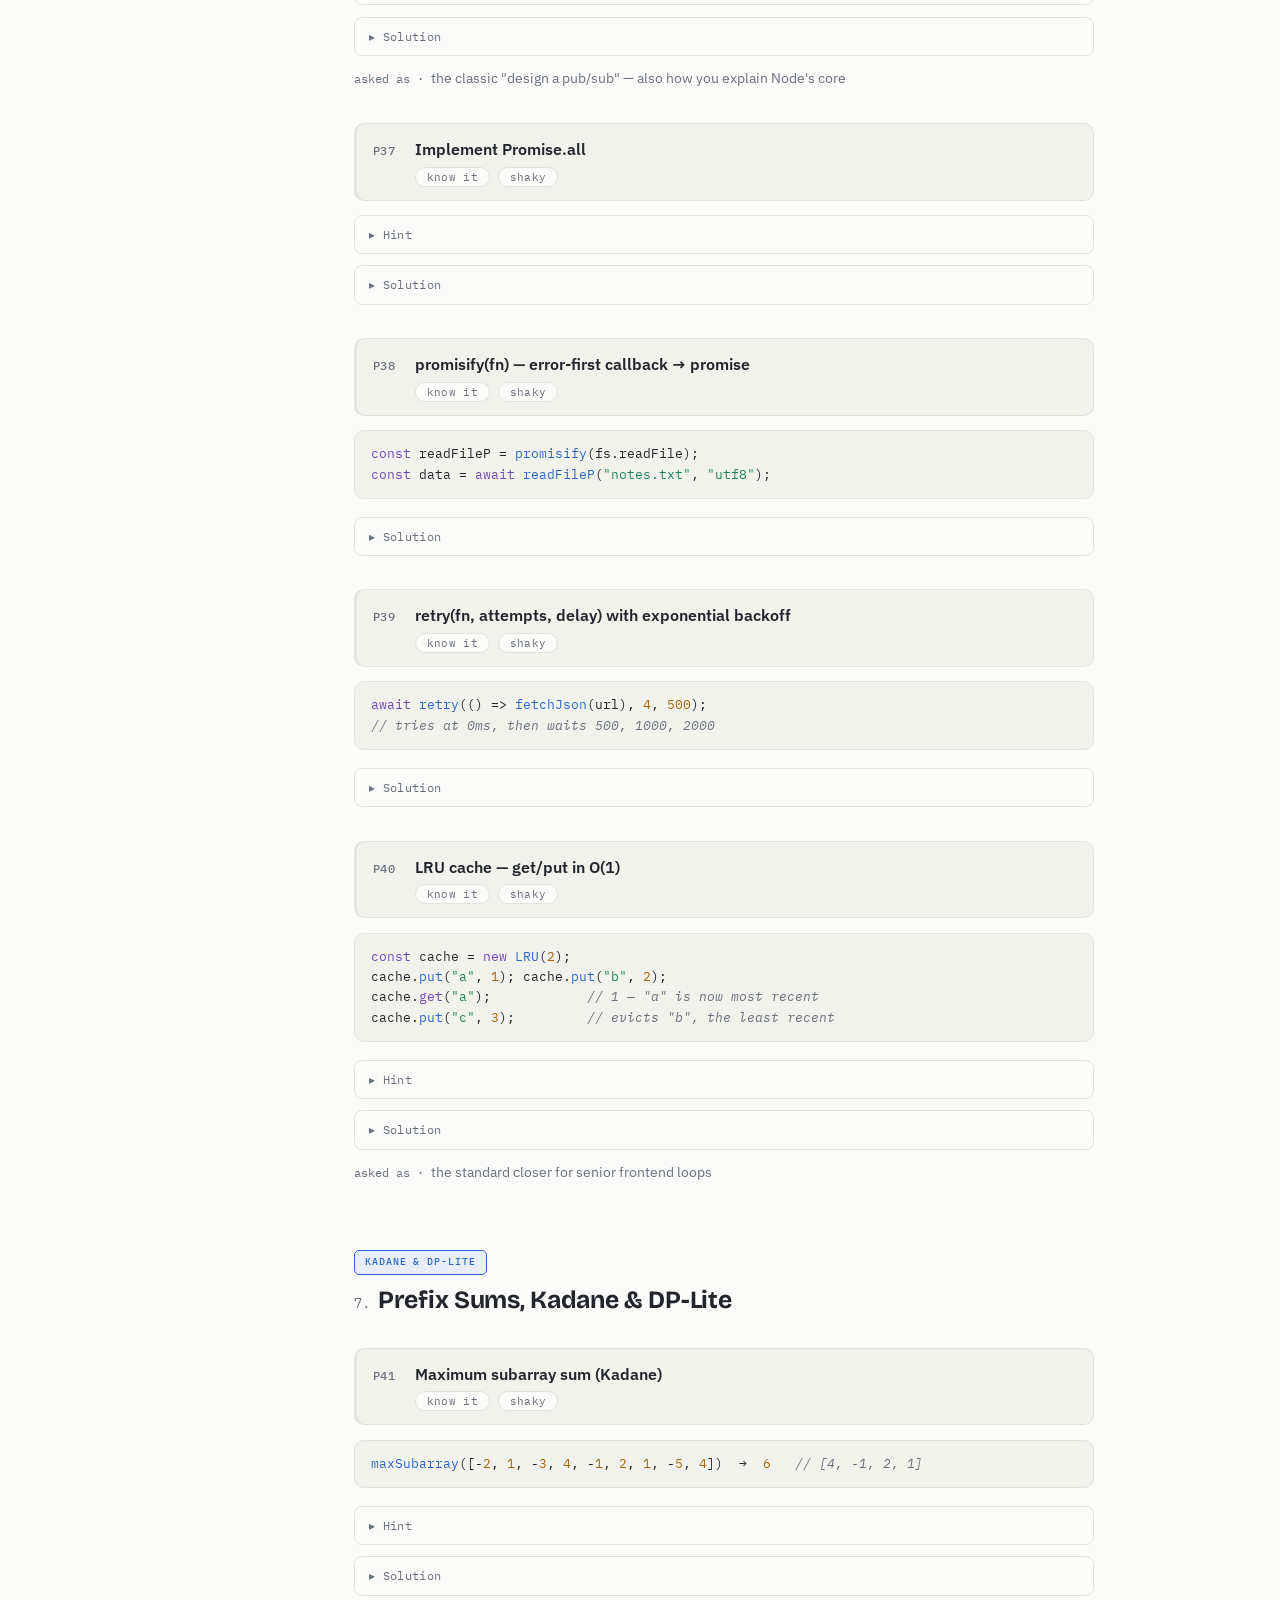
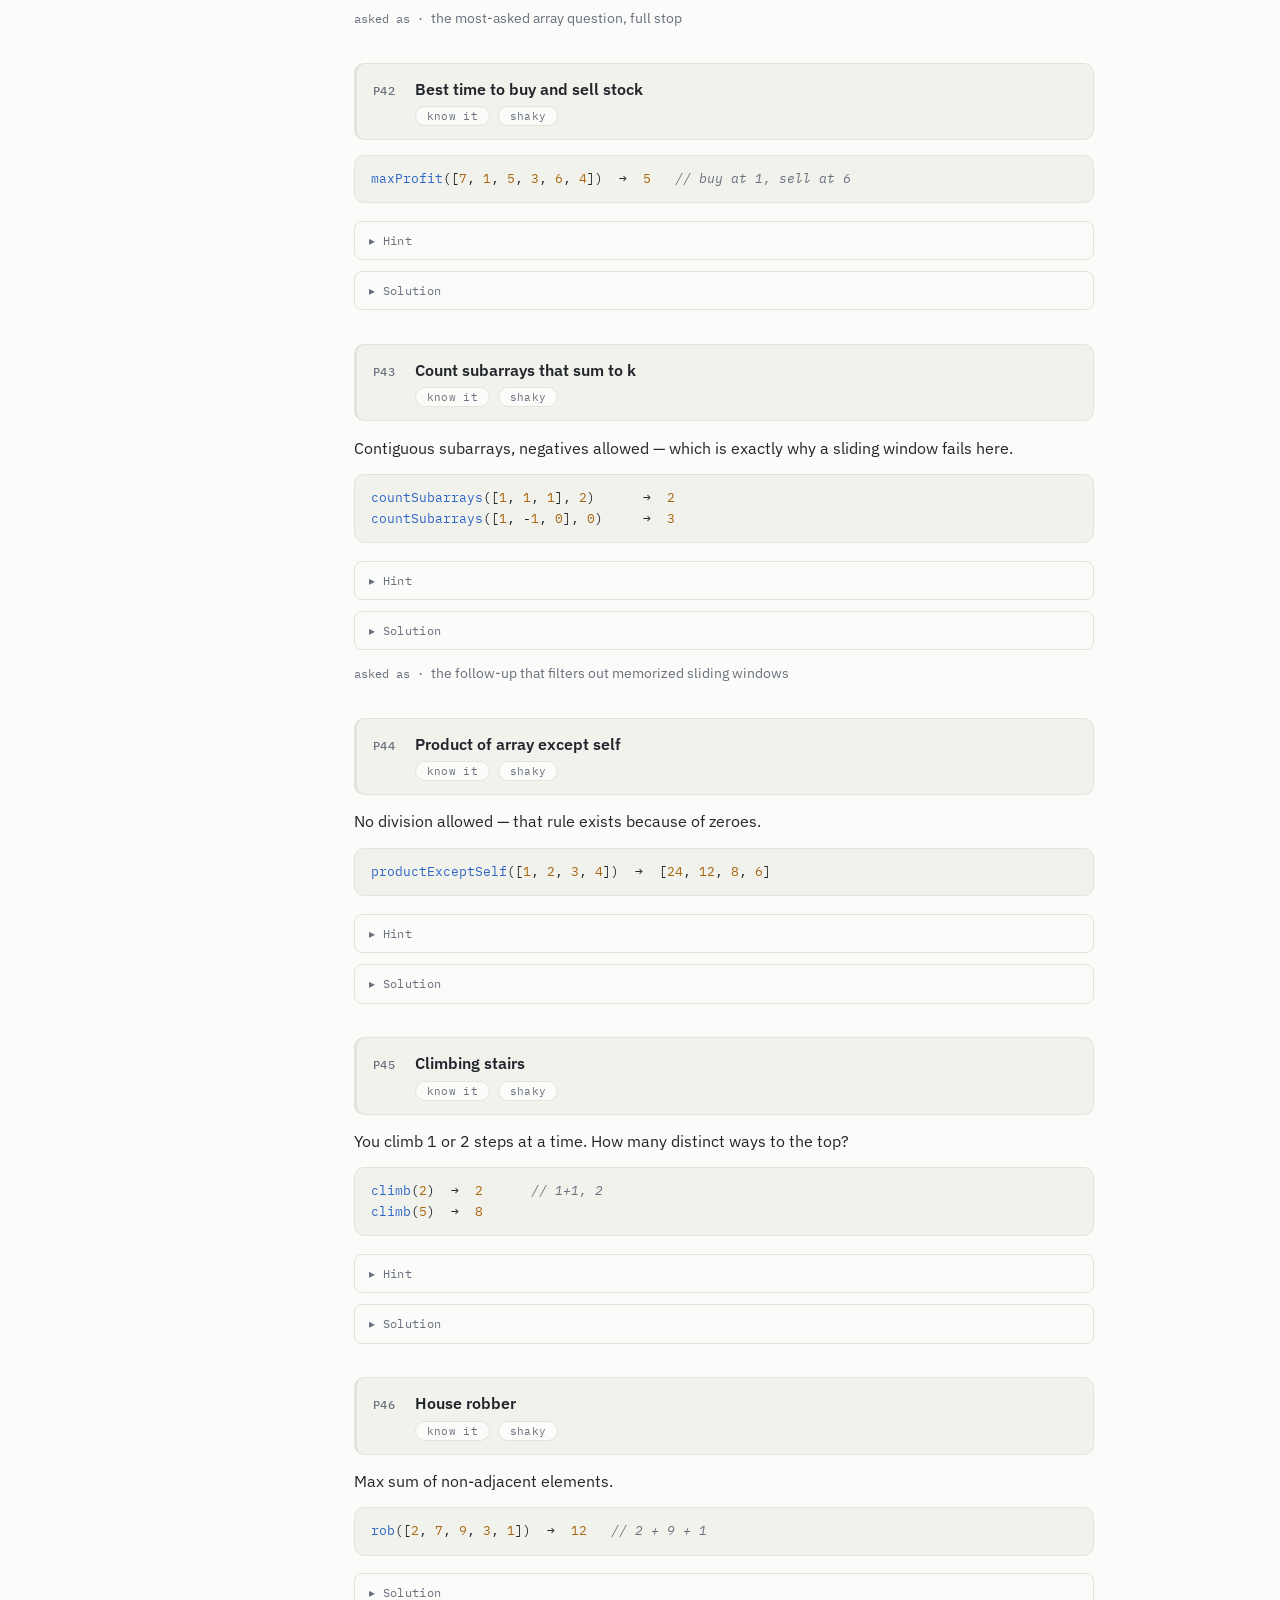
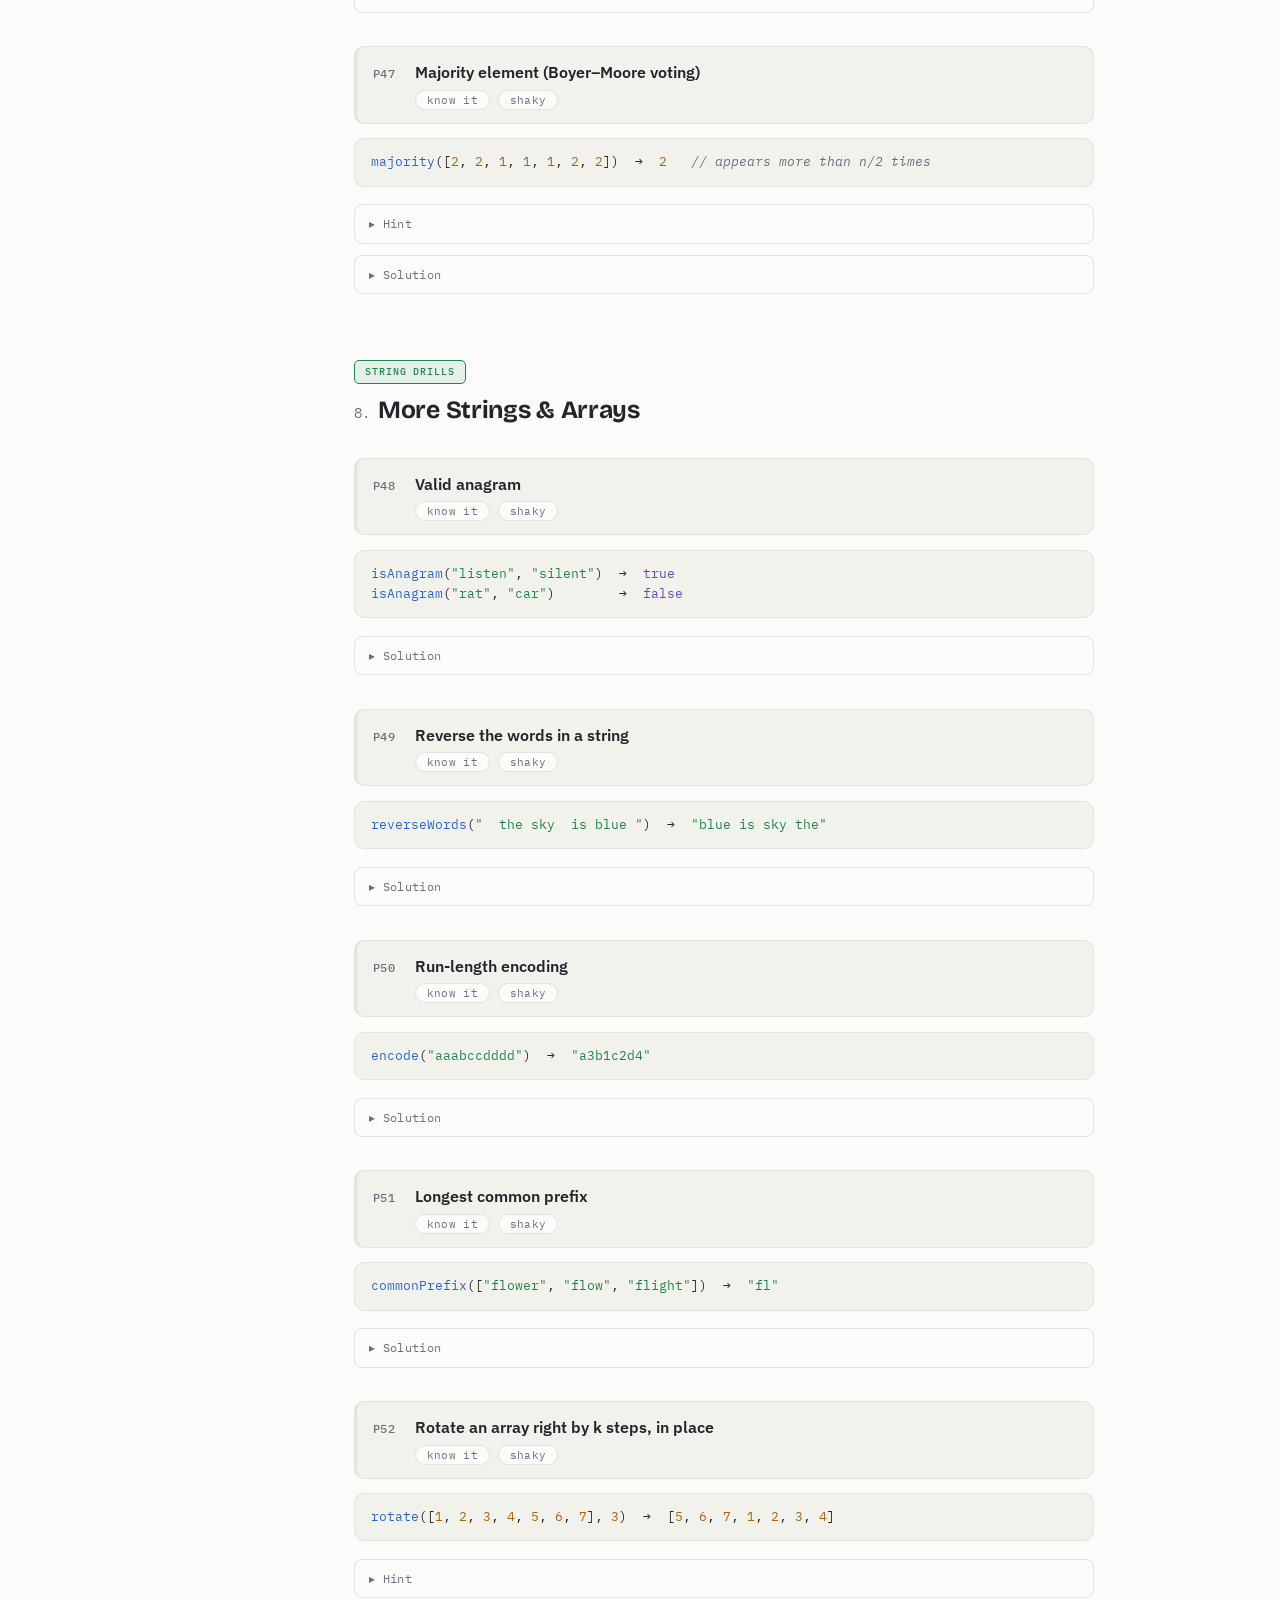
<file: dsa-frontend.html>
<!doctype html>
<html lang="en">
  <head>
    <meta charset="UTF-8" />
    <meta name="viewport" content="width=device-width, initial-scale=1.0" />
    <title>Coding Practice — DSA for Frontend Interviews</title>
    <link rel="preconnect" href="https://fonts.googleapis.com" />
    <link rel="preconnect" href="https://fonts.gstatic.com" crossorigin />
    <link
      href="https://fonts.googleapis.com/css2?family=Bricolage+Grotesque:wght@600;700;800&family=IBM+Plex+Sans:wght@400;500;600&family=IBM+Plex+Mono:wght@400;500&display=swap"
      rel="stylesheet"
    />
    <link
      rel="icon"
      href="data:image/svg+xml,%3Csvg xmlns='http://www.w3.org/2000/svg' viewBox='0 0 32 32'%3E%3Crect width='32' height='32' rx='7' fill='%237048B6'/%3E%3Cpath d='M9 11l5 5-5 5' stroke='%23fff' stroke-width='2.6' fill='none' stroke-linecap='round' stroke-linejoin='round'/%3E%3Cpath d='M17.5 21.5h6' stroke='%23fff' stroke-width='2.6' stroke-linecap='round'/%3E%3C/svg%3E"
    />
    <link rel="stylesheet" href="assets/styles.css" />
    <script>
      // set theme before first paint
      (function () {
        var d = document.documentElement;
        d.className += " js";
        var t = null;
        try {
          t = localStorage.getItem("prep.theme");
        } catch (e) {}
        if (t !== "day" && t !== "night") {
          t =
            window.matchMedia &&
            window.matchMedia("(prefers-color-scheme: dark)").matches
              ? "night"
              : "day";
        }
        d.setAttribute("data-theme", t);
      })();
    </script>
    <script src="assets/app.js" defer></script>
  </head>
  <body class="page page--practice" data-topic="dsa">
    <header class="topbar">
      <a class="topbar__brand" href="index.html">MERN <span>Prep</span></a>
      <nav class="topbar__nav" aria-label="Site">
        <a href="index.html#guides">Guides</a>
        <a href="index.html#learn">Learn</a>
        <a href="index.html#practice">Practice</a>
      </nav>
      <div class="theme-switch" role="group" aria-label="Color theme">
        <button type="button" class="theme-switch__opt" data-set-theme="day">
          day
        </button>
        <button type="button" class="theme-switch__opt" data-set-theme="night">
          night
        </button>
      </div>
    </header>

    <!-- ============ COVER ============ -->
    <div class="cover">
      <h1>Coding<br />Practice</h1>
      <p>
        Fifty-seven problems, frontend-flavored: the patterns interviewers
        screen with, and the utilities they ask you to build from a blank
        editor. Solve before you peek — hints first, solutions second.
      </p>
      <p style="margin-top: 10px">
        Two Pointers &bull; Hashmaps &bull; Stacks &bull; Trees &bull; Machine
        Coding &bull; DP-Lite &bull; DOM &amp; Async
      </p>
      <div class="badge">57 problems · hints + solutions</div>
    </div>

    <!-- ============ SECTION 1 ============ -->
    <span class="level beginner">WARM-UP</span>
    <h1>1. Arrays &amp; Strings: Two Pointers</h1>

    <div class="q">P1: Reverse a string's characters in place</div>
    <p>
      Given an array of characters, reverse it in place — no second array, no
      <code>.reverse()</code>.
    </p>
    <pre>
reverse(["h","e","l","l","o"])  →  ["o","l","l","e","h"]</pre
    >
    <details class="fold">
      <summary>Hint</summary>
      <p>
        One pointer at each end. Swap, walk them toward each other, stop when
        they meet.
      </p>
    </details>
    <details class="fold">
      <summary>Solution</summary>
      <pre>
function reverse(chars) {
  let l = 0, r = chars.length - 1;
  while (l < r) {
    [chars[l], chars[r]] = [chars[r], chars[l]];
    l++; r--;
  }
  return chars;
}</pre
      >
      <p>O(n) time, O(1) space — the point of "in place".</p>
    </details>
    <p class="asked">the warm-up that checks you can juggle two indices</p>

    <div class="q">P2: Valid palindrome (ignore case and punctuation)</div>
    <p>
      True if the string reads the same both ways, considering only
      alphanumeric characters: <code>"A man, a plan…"</code> counts.
    </p>
    <pre>
isPalindrome("A man, a plan, a canal: Panama")  →  true
isPalindrome("race a car")                      →  false</pre
    >
    <details class="fold">
      <summary>Hint</summary>
      <p>
        Normalize first (lowercase, strip non-alphanumerics), or skip invalid
        characters inside the two-pointer walk.
      </p>
    </details>
    <details class="fold">
      <summary>Solution</summary>
      <pre>
function isPalindrome(s) {
  const t = s.toLowerCase().replace(/[^a-z0-9]/g, "");
  let l = 0, r = t.length - 1;
  while (l < r) {
    if (t[l] !== t[r]) return false;
    l++; r--;
  }
  return true;
}</pre
      >
      <p>O(n). The regex version is fine; mention the skip-in-place variant saves the copy.</p>
    </details>

    <div class="q">P3: Two sum on a sorted array</div>
    <p>
      Sorted array + target → indices of the two numbers that add to it.
      Exploit the ordering.
    </p>
    <pre>
twoSumSorted([2, 7, 11, 15], 9)  →  [0, 1]</pre
    >
    <details class="fold">
      <summary>Hint</summary>
      <p>
        Pointers at both ends: sum too small → move left up; too big → move
        right down.
      </p>
    </details>
    <details class="fold">
      <summary>Solution</summary>
      <pre>
function twoSumSorted(nums, target) {
  let l = 0, r = nums.length - 1;
  while (l < r) {
    const sum = nums[l] + nums[r];
    if (sum === target) return [l, r];
    if (sum < target) l++;
    else r--;
  }
  return [-1, -1];
}</pre
      >
      <p>O(n) time, O(1) space — vs the hashmap version's O(n) space (P8).</p>
    </details>

    <div class="q">P4: Remove duplicates from a sorted array, in place</div>
    <p>
      Return the count of unique values, with those values occupying the front
      of the array.
    </p>
    <pre>
dedupe([1, 1, 2, 2, 3])  →  3   (array begins [1, 2, 3, …])</pre
    >
    <details class="fold">
      <summary>Hint</summary>
      <p>
        Slow pointer = last unique position; fast pointer scans. New value →
        write it after slow.
      </p>
    </details>
    <details class="fold">
      <summary>Solution</summary>
      <pre>
function dedupe(nums) {
  if (nums.length === 0) return 0;
  let write = 1;
  for (let read = 1; read < nums.length; read++) {
    if (nums[read] !== nums[read - 1]) nums[write++] = nums[read];
  }
  return write;
}</pre
      >
      <p>
        The read/write pointer pattern — the same shape as "move zeroes" and
        "compact an array".
      </p>
    </details>

    <div class="q">P5: Move all zeroes to the end, keeping order</div>
    <pre>
moveZeroes([0, 1, 0, 3, 12])  →  [1, 3, 12, 0, 0]   (in place)</pre
    >
    <details class="fold">
      <summary>Hint</summary>
      <p>
        Write pointer for "next non-zero slot": copy non-zeroes forward, then
        fill the rest with zeroes.
      </p>
    </details>
    <details class="fold">
      <summary>Solution</summary>
      <pre>
function moveZeroes(nums) {
  let write = 0;
  for (const n of nums) if (n !== 0) nums[write++] = n;
  while (write < nums.length) nums[write++] = 0;
  return nums;
}</pre
      >
      <p>O(n), one pass plus the zero-fill; stable (order preserved).</p>
    </details>

    <!-- ============ SECTION 2 ============ -->
    <div class="section"></div>
    <span class="level intermediate">CORE PATTERNS</span>
    <h1>2. Sliding Window &amp; Hashmaps</h1>

    <div class="q">P6: Longest substring without repeating characters</div>
    <pre>
longestUnique("abcabcbb")  →  3   ("abc")
longestUnique("pwwkew")    →  3   ("wke")</pre
    >
    <details class="fold">
      <summary>Hint</summary>
      <p>
        Grow a window right; on a repeat, jump the left edge past the previous
        occurrence. A map from char → last index does it in one pass.
      </p>
    </details>
    <details class="fold">
      <summary>Solution</summary>
      <pre>
function longestUnique(s) {
  const last = new Map();
  let best = 0, left = 0;
  for (let right = 0; right < s.length; right++) {
    const c = s[right];
    if (last.has(c) && last.get(c) >= left) left = last.get(c) + 1;
    last.set(c, right);
    best = Math.max(best, right - left + 1);
  }
  return best;
}</pre
      >
      <p>O(n) — the canonical variable-size sliding window.</p>
    </details>
    <p class="asked">the most common "medium" screen for frontend candidates</p>

    <div class="q">P7: Max sum of any subarray of size k</div>
    <pre>
maxWindowSum([2, 1, 5, 1, 3, 2], 3)  →  9   (5+1+3)</pre
    >
    <details class="fold">
      <summary>Hint</summary>
      <p>
        Don't re-add k numbers per step — slide: add the entering element,
        subtract the leaving one.
      </p>
    </details>
    <details class="fold">
      <summary>Solution</summary>
      <pre>
function maxWindowSum(nums, k) {
  let sum = 0;
  for (let i = 0; i < k; i++) sum += nums[i];
  let best = sum;
  for (let i = k; i < nums.length; i++) {
    sum += nums[i] - nums[i - k];
    best = Math.max(best, sum);
  }
  return best;
}</pre
      >
      <p>O(n) fixed-size window — vs O(n·k) naive. Say that comparison out loud.</p>
    </details>

    <div class="q">P8: Two sum (unsorted) — the hashmap classic</div>
    <pre>
twoSum([3, 2, 4], 6)  →  [1, 2]</pre
    >
    <details class="fold">
      <summary>Hint</summary>
      <p>
        One pass: before storing each number, check whether its complement is
        already in the map.
      </p>
    </details>
    <details class="fold">
      <summary>Solution</summary>
      <pre>
function twoSum(nums, target) {
  const seen = new Map();               // value → index
  for (let i = 0; i < nums.length; i++) {
    const need = target - nums[i];
    if (seen.has(need)) return [seen.get(need), i];
    seen.set(nums[i], i);
  }
  return [];
}</pre
      >
      <p>O(n) time, O(n) space. Checking before inserting handles duplicates correctly.</p>
    </details>

    <div class="q">P9: Group anagrams</div>
    <pre>
groupAnagrams(["eat","tea","tan","ate","nat","bat"])
→ [["eat","tea","ate"], ["tan","nat"], ["bat"]]</pre
    >
    <details class="fold">
      <summary>Hint</summary>
      <p>
        Anagrams share a canonical form — the sorted word. Use it as a map
        key.
      </p>
    </details>
    <details class="fold">
      <summary>Solution</summary>
      <pre>
function groupAnagrams(words) {
  const groups = new Map();
  for (const w of words) {
    const key = [...w].sort().join("");
    if (!groups.has(key)) groups.set(key, []);
    groups.get(key).push(w);
  }
  return [...groups.values()];
}</pre
      >
      <p>
        O(n · m log m). Follow-up answer: a 26-count key
        (<code>"1a0b2c…"</code>) makes it O(n · m).
      </p>
    </details>

    <div class="q">P10: First non-repeating character</div>
    <pre>
firstUnique("swiss")  →  "w"</pre
    >
    <details class="fold">
      <summary>Hint</summary>
      <p>Two passes: count everything, then find the first count of 1.</p>
    </details>
    <details class="fold">
      <summary>Solution</summary>
      <pre>
function firstUnique(s) {
  const count = new Map();
  for (const c of s) count.set(c, (count.get(c) || 0) + 1);
  for (const c of s) if (count.get(c) === 1) return c;
  return null;
}</pre
      >
      <p>O(n). The one-pass "clever" versions are usually slower — say why: the second pass is cache-friendly and simple.</p>
    </details>

    <div class="q">P11: Top k frequent elements</div>
    <pre>
topK([1,1,1,2,2,3], 2)  →  [1, 2]</pre
    >
    <details class="fold">
      <summary>Hint</summary>
      <p>Count with a map, then sort the entries by count and slice.</p>
    </details>
    <details class="fold">
      <summary>Solution</summary>
      <pre>
function topK(nums, k) {
  const count = new Map();
  for (const n of nums) count.set(n, (count.get(n) || 0) + 1);
  return [...count.entries()]
    .sort((a, b) => b[1] - a[1])
    .slice(0, k)
    .map(([n]) => n);
}</pre
      >
      <p>
        O(n log n) — fine at interview scale. Bonus point: bucket-by-frequency
        gets O(n).
      </p>
    </details>

    <!-- ============ SECTION 3 ============ -->
    <div class="section"></div>
    <span class="level intermediate">STACKS &amp; SEARCH</span>
    <h1>3. Stacks, Recursion &amp; Search</h1>

    <div class="q">P12: Valid parentheses</div>
    <pre>
isValid("([{}])")  →  true
isValid("(]")      →  false</pre
    >
    <details class="fold">
      <summary>Hint</summary>
      <p>
        Push openers; on a closer, the top of the stack must be its partner.
        Empty stack at the end = valid.
      </p>
    </details>
    <details class="fold">
      <summary>Solution</summary>
      <pre>
function isValid(s) {
  const pairs = { ")": "(", "]": "[", "}": "{" };
  const stack = [];
  for (const c of s) {
    if (!pairs[c]) stack.push(c);
    else if (stack.pop() !== pairs[c]) return false;
  }
  return stack.length === 0;
}</pre
      >
      <p>O(n). Also the mental model for "are these HTML tags balanced?"</p>
    </details>
    <p class="asked">the single most common stack question in existence</p>

    <div class="q">P13: Min stack — push/pop/top/getMin, all O(1)</div>
    <details class="fold">
      <summary>Hint</summary>
      <p>
        A second stack that tracks "minimum so far" moves in lockstep with the
        real one.
      </p>
    </details>
    <details class="fold">
      <summary>Solution</summary>
      <pre>
class MinStack {
  #stack = [];
  #mins = [];
  push(x) {
    this.#stack.push(x);
    const min = this.#mins.length ? Math.min(x, this.getMin()) : x;
    this.#mins.push(min);
  }
  pop() { this.#mins.pop(); return this.#stack.pop(); }
  top() { return this.#stack[this.#stack.length - 1]; }
  getMin() { return this.#mins[this.#mins.length - 1]; }
}</pre
      >
      <p>The trade: O(n) extra space buys O(1) getMin.</p>
    </details>

    <div class="q">P14: Next greater element (daily temperatures)</div>
    <p>
      For each day's temperature, how many days until a warmer one? 0 if
      never.
    </p>
    <pre>
waitDays([73,74,75,71,69,72,76,73])  →  [1,1,4,2,1,1,0,0]</pre
    >
    <details class="fold">
      <summary>Hint</summary>
      <p>
        Monotonic stack of indices still waiting for their answer. A warmer
        day resolves everything smaller on the stack.
      </p>
    </details>
    <details class="fold">
      <summary>Solution</summary>
      <pre>
function waitDays(temps) {
  const res = new Array(temps.length).fill(0);
  const stack = [];                       // indices, temps descending
  for (let i = 0; i < temps.length; i++) {
    while (stack.length && temps[i] > temps[stack[stack.length - 1]]) {
      const j = stack.pop();
      res[j] = i - j;
    }
    stack.push(i);
  }
  return res;
}</pre
      >
      <p>O(n) — each index is pushed and popped at most once.</p>
    </details>

    <div class="q">P15: Binary search</div>
    <pre>
search([-1, 0, 3, 5, 9, 12], 9)  →  4   (index; -1 if absent)</pre
    >
    <details class="fold">
      <summary>Hint</summary>
      <p>
        Inclusive bounds, loop while <code>l <= r</code>, and compute mid
        inside the loop. Off-by-ones live in those three choices.
      </p>
    </details>
    <details class="fold">
      <summary>Solution</summary>
      <pre>
function search(nums, target) {
  let l = 0, r = nums.length - 1;
  while (l <= r) {
    const mid = (l + r) >> 1;
    if (nums[mid] === target) return mid;
    if (nums[mid] < target) l = mid + 1;
    else r = mid - 1;
  }
  return -1;
}</pre
      >
      <p>O(log n). Be ready for the variant "first index ≥ target" (shift the bounds).</p>
    </details>

    <div class="q">P16: Merge overlapping intervals</div>
    <pre>
merge([[1,3],[2,6],[8,10],[15,18]])  →  [[1,6],[8,10],[15,18]]</pre
    >
    <details class="fold">
      <summary>Hint</summary>
      <p>
        Sort by start. Then each interval either extends the last merged one
        or starts a new one.
      </p>
    </details>
    <details class="fold">
      <summary>Solution</summary>
      <pre>
function merge(intervals) {
  const sorted = intervals.toSorted((a, b) => a[0] - b[0]);
  const out = [sorted[0]];
  for (const [start, end] of sorted.slice(1)) {
    const last = out[out.length - 1];
    if (start <= last[1]) last[1] = Math.max(last[1], end);
    else out.push([start, end]);
  }
  return out;
}</pre
      >
      <p>O(n log n) for the sort. Real-world twin: merging calendar busy-slots.</p>
    </details>

    <div class="q">P17: Flatten a nested array — recursively and iteratively</div>
    <pre>
flatten([1, [2, [3, [4]], 5]])  →  [1, 2, 3, 4, 5]</pre
    >
    <details class="fold">
      <summary>Hint</summary>
      <p>
        Recursive: concat flattened children. Iterative: a stack, popping and
        re-pushing array contents.
      </p>
    </details>
    <details class="fold">
      <summary>Solution</summary>
      <pre>
// recursive
function flatten(arr) {
  return arr.reduce(
    (out, item) =>
      out.concat(Array.isArray(item) ? flatten(item) : item),
    []
  );
}

// iterative — no recursion limit
function flattenIter(arr) {
  const stack = [...arr], out = [];
  while (stack.length) {
    const item = stack.pop();
    if (Array.isArray(item)) stack.push(...item);
    else out.push(item);
  }
  return out.reverse();
}
// production answer: arr.flat(Infinity) — say it exists, then write your own</pre
      >
    </details>
    <p class="asked">a top-3 frontend machine-coding warm-up</p>

    <div class="q">P18: All subsets of an array</div>
    <pre>
subsets([1, 2])  →  [[], [1], [2], [1, 2]]</pre
    >
    <details class="fold">
      <summary>Hint</summary>
      <p>
        Iterative doubling: each new element clones every existing subset with
        itself appended.
      </p>
    </details>
    <details class="fold">
      <summary>Solution</summary>
      <pre>
function subsets(nums) {
  let out = [[]];
  for (const n of nums) {
    out = out.concat(out.map((set) => [...set, n]));
  }
  return out;
}</pre
      >
      <p>
        O(2ⁿ) output — say that's inherent, not an implementation flaw. The
        backtracking version earns extra credit.
      </p>
    </details>

    <!-- ============ SECTION 4 ============ -->
    <div class="section"></div>
    <span class="level advanced">LISTS &amp; TREES</span>
    <h1>4. Linked Lists &amp; Trees (the DOM Is One)</h1>

    <div class="q">P19: Reverse a linked list</div>
    <pre>
1 → 2 → 3 → null   becomes   3 → 2 → 1 → null</pre
    >
    <details class="fold">
      <summary>Hint</summary>
      <p>
        Three names: prev, curr, next. Save next, point curr backward, walk
        forward.
      </p>
    </details>
    <details class="fold">
      <summary>Solution</summary>
      <pre>
function reverseList(head) {
  let prev = null, curr = head;
  while (curr) {
    const next = curr.next;
    curr.next = prev;
    prev = curr;
    curr = next;
  }
  return prev;
}</pre
      >
      <p>O(n) time, O(1) space. Practice until the four-line body is muscle memory.</p>
    </details>

    <div class="q">P20: Detect a cycle in a linked list</div>
    <details class="fold">
      <summary>Hint</summary>
      <p>
        Floyd's tortoise and hare: slow moves 1, fast moves 2 — a cycle makes
        them meet. (Or a Set of visited nodes, at O(n) space.)
      </p>
    </details>
    <details class="fold">
      <summary>Solution</summary>
      <pre>
function hasCycle(head) {
  let slow = head, fast = head;
  while (fast && fast.next) {
    slow = slow.next;
    fast = fast.next.next;
    if (slow === fast) return true;
  }
  return false;
}</pre
      >
      <p>O(n) time, O(1) space — the answer they want over the Set version.</p>
    </details>

    <div class="q">P21: Merge two sorted linked lists</div>
    <details class="fold">
      <summary>Hint</summary>
      <p>
        A dummy head removes every "is this the first node?" special case.
        Splice the smaller node in, advance that list.
      </p>
    </details>
    <details class="fold">
      <summary>Solution</summary>
      <pre>
function mergeLists(a, b) {
  const dummy = { next: null };
  let tail = dummy;
  while (a && b) {
    if (a.val <= b.val) { tail.next = a; a = a.next; }
    else { tail.next = b; b = b.next; }
    tail = tail.next;
  }
  tail.next = a || b;
  return dummy.next;
}</pre
      >
      <p>O(n + m). The dummy-node trick transfers to many list problems.</p>
    </details>

    <div class="q">P22: Binary tree traversals — in/pre/post order</div>
    <details class="fold">
      <summary>Hint</summary>
      <p>
        All three are the same recursion; only where you "visit" moves: before
        children (pre), between (in), after (post).
      </p>
    </details>
    <details class="fold">
      <summary>Solution</summary>
      <pre>
function inorder(node, out = []) {
  if (!node) return out;
  inorder(node.left, out);
  out.push(node.val);          // move this line up/down for pre/post
  inorder(node.right, out);
  return out;
}</pre
      >
      <p>
        O(n). Inorder on a BST yields sorted values — the fact interviewers
        fish for.
      </p>
    </details>

    <div class="q">P23: Level-order traversal (BFS)</div>
    <pre>
levels(tree)  →  [[1], [2, 3], [4, 5, 6]]</pre
    >
    <details class="fold">
      <summary>Hint</summary>
      <p>
        A queue; snapshot its length each round — that many nodes form one
        level.
      </p>
    </details>
    <details class="fold">
      <summary>Solution</summary>
      <pre>
function levels(root) {
  if (!root) return [];
  const out = [], queue = [root];
  while (queue.length) {
    const level = [];
    for (let n = queue.length; n > 0; n--) {
      const node = queue.shift();
      level.push(node.val);
      if (node.left) queue.push(node.left);
      if (node.right) queue.push(node.right);
    }
    out.push(level);
  }
  return out;
}</pre
      >
      <p>O(n). This is exactly how you'd walk a DOM by depth.</p>
    </details>

    <div class="q">P24: Max depth — of a tree, and of the real DOM</div>
    <details class="fold">
      <summary>Hint</summary>
      <p>
        Depth = 1 + the deepest child. The DOM version just swaps
        left/right for <code>children</code>.
      </p>
    </details>
    <details class="fold">
      <summary>Solution</summary>
      <pre>
function maxDepth(node) {
  if (!node) return 0;
  return 1 + Math.max(maxDepth(node.left), maxDepth(node.right));
}

// same idea, real page:
function domDepth(el) {
  if (!el.children.length) return 1;
  return 1 + Math.max(...[...el.children].map(domDepth));
}
domDepth(document.body);</pre
      >
      <p>
        Frontend interviews love the DOM framing — same recursion, n children
        instead of two.
      </p>
    </details>

    <!-- ============ SECTION 5 ============ -->
    <div class="section"></div>
    <span class="level practical">MACHINE CODING I</span>
    <h1>5. Machine Coding: Function Utilities</h1>
    <p>
      <em>
        The frontend round: build lodash-grade utilities from scratch,
        correctly handling <code>this</code>, arguments, and edge cases.
      </em>
    </p>

    <div class="q">P25: debounce(fn, wait)</div>
    <p>
      Returns a version of fn that fires only after wait ms of silence —
      every new call resets the clock.
    </p>
    <details class="fold">
      <summary>Hint</summary>
      <p>
        A timer id in the closure. Each call clears the pending timer and
        schedules a new one. Forward this and args.
      </p>
    </details>
    <details class="fold">
      <summary>Solution</summary>
      <pre>
function debounce(fn, wait) {
  let timer = null;
  return function (...args) {
    clearTimeout(timer);
    timer = setTimeout(() => fn.apply(this, args), wait);
  };
}
// search box: input fires constantly, request goes out once typing stops</pre
      >
      <p>
        Follow-ups to expect: a <code>cancel()</code> method, and a leading
        (fire-first) option.
      </p>
    </details>
    <p class="asked">the #1 frontend machine-coding question, period</p>

    <div class="q">P26: throttle(fn, wait)</div>
    <p>At most one call per wait ms, while events keep streaming.</p>
    <details class="fold">
      <summary>Hint</summary>
      <p>
        Timestamp version: run if enough time passed. Timer version: run,
        then ignore calls until a cooldown timer clears.
      </p>
    </details>
    <details class="fold">
      <summary>Solution</summary>
      <pre>
function throttle(fn, wait) {
  let last = 0;
  return function (...args) {
    const now = Date.now();
    if (now - last >= wait) {
      last = now;
      fn.apply(this, args);
    }
  };
}
// scroll/mousemove handlers, drag position updates, analytics pings</pre
      >
      <p>
        Contrast with debounce out loud: throttle guarantees a rhythm,
        debounce guarantees silence first. Trailing-call support is the
        follow-up.
      </p>
    </details>

    <div class="q">P27: once(fn)</div>
    <pre>
const init = once(setup);
init(); init(); init();   // setup ran exactly once; same result returned</pre
    >
    <details class="fold">
      <summary>Solution</summary>
      <pre>
function once(fn) {
  let called = false, result;
  return function (...args) {
    if (!called) {
      called = true;
      result = fn.apply(this, args);
    }
    return result;
  };
}</pre
      >
      <p>Three lines of closure state — a quick filter question.</p>
    </details>

    <div class="q">P28: memoize(fn)</div>
    <details class="fold">
      <summary>Hint</summary>
      <p>
        Map from argument(s) to result. Single argument → the arg is the key;
        multiple → JSON.stringify(args) (name its limits).
      </p>
    </details>
    <details class="fold">
      <summary>Solution</summary>
      <pre>
function memoize(fn) {
  const cache = new Map();
  return function (...args) {
    const key = args.length === 1 ? args[0] : JSON.stringify(args);
    if (!cache.has(key)) cache.set(key, fn.apply(this, args));
    return cache.get(key);
  };
}</pre
      >
      <p>
        Say the caveats unprompted: JSON keys collide on object order, can't
        stringify functions, and the cache grows forever (LRU — P40 — is the
        fix).
      </p>
    </details>

    <div class="q">P29: curry(fn)</div>
    <pre>
const add = curry((a, b, c) => a + b + c);
add(1)(2)(3)   →  6
add(1, 2)(3)   →  6</pre
    >
    <details class="fold">
      <summary>Hint</summary>
      <p>
        Collect args until you have <code>fn.length</code> of them, then call;
        otherwise return a collector for the rest.
      </p>
    </details>
    <details class="fold">
      <summary>Solution</summary>
      <pre>
function curry(fn) {
  return function curried(...args) {
    if (args.length >= fn.length) return fn.apply(this, args);
    return (...more) => curried.apply(this, [...args, ...more]);
  };
}</pre
      >
      <p><code>fn.length</code> counts declared params (defaults and rest excluded) — mention it.</p>
    </details>

    <div class="q">P30: compose and pipe</div>
    <pre>
pipe(trim, lower, slug)("  Hello World ")   →  "hello-world"
compose(slug, lower, trim)("  Hello World ") →  same, read right-to-left</pre
    >
    <details class="fold">
      <summary>Solution</summary>
      <pre>
const pipe = (...fns) => (x) => fns.reduce((acc, f) => f(acc), x);
const compose = (...fns) => (x) => fns.reduceRight((acc, f) => f(acc), x);</pre
      >
      <p>One line each. Knowing reduce vs reduceRight is the whole question.</p>
    </details>

    <div class="q">P31: deepClone(obj)</div>
    <details class="fold">
      <summary>Hint</summary>
      <p>
        Recurse: primitives return as-is; arrays map; objects rebuild
        key-by-key. Handle Date, and use a WeakMap to survive cycles.
      </p>
    </details>
    <details class="fold">
      <summary>Solution</summary>
      <pre>
function deepClone(value, seen = new WeakMap()) {
  if (value === null || typeof value !== "object") return value;
  if (value instanceof Date) return new Date(value);
  if (seen.has(value)) return seen.get(value);   // cycle guard

  const out = Array.isArray(value) ? [] : {};
  seen.set(value, out);
  for (const key of Object.keys(value)) {
    out[key] = deepClone(value[key], seen);
  }
  return out;
}</pre
      >
      <p>
        Open with "production uses structuredClone" — then write this anyway;
        the cycle guard is what they're checking for.
      </p>
    </details>

    <div class="q">P32: deepEqual(a, b)</div>
    <details class="fold">
      <summary>Hint</summary>
      <p>
        Identical references → true. Type mismatch or non-objects → strict
        compare. Objects → same key count, then recurse per key.
      </p>
    </details>
    <details class="fold">
      <summary>Solution</summary>
      <pre>
function deepEqual(a, b) {
  if (a === b) return true;
  if (Number.isNaN(a) && Number.isNaN(b)) return true;
  if (typeof a !== "object" || typeof b !== "object" || a === null || b === null)
    return false;
  if (Array.isArray(a) !== Array.isArray(b)) return false;

  const keys = Object.keys(a);
  if (keys.length !== Object.keys(b).length) return false;
  return keys.every((k) => deepEqual(a[k], b[k]));
}</pre
      >
      <p>The NaN line and the array/object distinction are the planted traps.</p>
    </details>

    <!-- ============ SECTION 6 ============ -->
    <div class="section"></div>
    <span class="level practical">MACHINE CODING II</span>
    <h1>6. Machine Coding: Data &amp; Async</h1>

    <div class="q">P33: Flatten an object to dot-paths</div>
    <pre>
flat({ a: { b: 1, c: { d: 2 } }, e: 3 })
→ { "a.b": 1, "a.c.d": 2, "e": 3 }</pre
    >
    <details class="fold">
      <summary>Solution</summary>
      <pre>
function flat(obj, prefix = "", out = {}) {
  for (const [key, val] of Object.entries(obj)) {
    const path = prefix ? prefix + "." + key : key;
    if (val && typeof val === "object" && !Array.isArray(val)) {
      flat(val, path, out);
    } else {
      out[path] = val;
    }
  }
  return out;
}</pre
      >
      <p>Follow-up is usually the inverse (unflatten) — build nested objects from the paths.</p>
    </details>

    <div class="q">P34: chunk(arr, size)</div>
    <pre>
chunk([1, 2, 3, 4, 5], 2)  →  [[1, 2], [3, 4], [5]]</pre
    >
    <details class="fold">
      <summary>Solution</summary>
      <pre>
function chunk(arr, size) {
  const out = [];
  for (let i = 0; i < arr.length; i += size) {
    out.push(arr.slice(i, i + size));
  }
  return out;
}</pre
      >
      <p>Guard size >= 1 in real code. Pagination in one loop.</p>
    </details>

    <div class="q">P35: groupBy(arr, keyFn)</div>
    <pre>
groupBy(users, (u) => u.role)
→ { admin: [...], user: [...] }</pre
    >
    <details class="fold">
      <summary>Solution</summary>
      <pre>
function groupBy(arr, keyFn) {
  return arr.reduce((acc, item) => {
    const key = keyFn(item);
    (acc[key] ||= []).push(item);
    return acc;
  }, {});
}
// modern platform: Object.groupBy(arr, keyFn) — know both</pre
      >
    </details>

    <div class="q">P36: EventEmitter — on, off, once, emit</div>
    <pre>
const bus = new Emitter();
const stop = bus.on("save", (doc) => render(doc));
bus.emit("save", doc);
stop();                       // or bus.off("save", handler)</pre
    >
    <details class="fold">
      <summary>Hint</summary>
      <p>
        Map from event name → Set of handlers. once wraps the handler in one
        that removes itself. Return an unsubscribe from on.
      </p>
    </details>
    <details class="fold">
      <summary>Solution</summary>
      <pre>
class Emitter {
  #events = new Map();
  on(name, fn) {
    if (!this.#events.has(name)) this.#events.set(name, new Set());
    this.#events.get(name).add(fn);
    return () => this.off(name, fn);       // unsubscribe handle
  }
  off(name, fn) {
    this.#events.get(name)?.delete(fn);
  }
  once(name, fn) {
    const wrap = (...args) => {
      this.off(name, wrap);
      fn(...args);
    };
    return this.on(name, wrap);
  }
  emit(name, ...args) {
    for (const fn of [...(this.#events.get(name) || [])]) fn(...args);
  }
}</pre
      >
      <p>
        Copying the set before emitting ([...set]) protects against handlers
        that unsubscribe mid-emit — the detail that separates answers.
      </p>
    </details>
    <p class="asked">the classic "design a pub/sub" — also how you explain Node's core</p>

    <div class="q">P37: Implement Promise.all</div>
    <details class="fold">
      <summary>Hint</summary>
      <p>
        Count settled promises; write each result into its original slot;
        resolve when the count hits the total; reject on the first failure.
        Wrap inputs in Promise.resolve.
      </p>
    </details>
    <details class="fold">
      <summary>Solution</summary>
      <pre>
function promiseAll(inputs) {
  return new Promise((resolve, reject) => {
    const results = new Array(inputs.length);
    let remaining = inputs.length;
    if (remaining === 0) return resolve([]);

    inputs.forEach((input, i) => {
      Promise.resolve(input).then((value) => {
        results[i] = value;             // original position, not finish order
        if (--remaining === 0) resolve(results);
      }, reject);                       // first rejection wins
    });
  });
}</pre
      >
      <p>
        The three traps: empty input, non-promise values, and order
        preservation. Hit all three unprompted.
      </p>
    </details>

    <div class="q">P38: promisify(fn) — error-first callback → promise</div>
    <pre>
const readFileP = promisify(fs.readFile);
const data = await readFileP("notes.txt", "utf8");</pre
    >
    <details class="fold">
      <summary>Solution</summary>
      <pre>
function promisify(fn) {
  return function (...args) {
    return new Promise((resolve, reject) => {
      fn.call(this, ...args, (err, result) => {
        if (err) reject(err);
        else resolve(result);
      });
    });
  };
}</pre
      >
      <p>Explains the (err, data) convention and how util.promisify works — two answers in one.</p>
    </details>

    <div class="q">P39: retry(fn, attempts, delay) with exponential backoff</div>
    <pre>
await retry(() => fetchJson(url), 4, 500);
// tries at 0ms, then waits 500, 1000, 2000</pre
    >
    <details class="fold">
      <summary>Solution</summary>
      <pre>
const sleep = (ms) => new Promise((r) => setTimeout(r, ms));

async function retry(fn, attempts = 3, delay = 500) {
  let lastErr;
  for (let i = 0; i < attempts; i++) {
    try {
      return await fn();
    } catch (e) {
      lastErr = e;
      if (i < attempts - 1) await sleep(delay * 2 ** i);
    }
  }
  throw lastErr;
}</pre
      >
      <p>
        Mention jitter (randomize the delay) so a thousand clients don't
        retry in lockstep — the systems-aware flourish.
      </p>
    </details>

    <div class="q">P40: LRU cache — get/put in O(1)</div>
    <pre>
const cache = new LRU(2);
cache.put("a", 1); cache.put("b", 2);
cache.get("a");            // 1 — "a" is now most recent
cache.put("c", 3);         // evicts "b", the least recent</pre
    >
    <details class="fold">
      <summary>Hint</summary>
      <p>
        JS Maps remember insertion order. Delete + re-set moves a key to the
        "newest" end; the first key is always the oldest.
      </p>
    </details>
    <details class="fold">
      <summary>Solution</summary>
      <pre>
class LRU {
  #map = new Map();
  constructor(capacity) { this.capacity = capacity; }
  get(key) {
    if (!this.#map.has(key)) return undefined;
    const value = this.#map.get(key);
    this.#map.delete(key);
    this.#map.set(key, value);          // refresh recency
    return value;
  }
  put(key, value) {
    if (this.#map.has(key)) this.#map.delete(key);
    this.#map.set(key, value);
    if (this.#map.size > this.capacity) {
      const oldest = this.#map.keys().next().value;
      this.#map.delete(oldest);
    }
  }
}</pre
      >
      <p>
        The Map-order trick is the accepted JS answer; the doubly-linked-list
        version is the language-agnostic one — name both.
      </p>
    </details>
    <p class="asked">the standard closer for senior frontend loops</p>

    <!-- ============ SECTION 7 ============ -->
    <span class="level intermediate">KADANE &amp; DP-LITE</span>
    <h1>7. Prefix Sums, Kadane &amp; DP-Lite</h1>

    <div class="q">P41: Maximum subarray sum (Kadane)</div>
    <pre>
maxSubarray([-2, 1, -3, 4, -1, 2, 1, -5, 4])  →  6   // [4, -1, 2, 1]</pre>
    <details class="fold">
      <summary>Hint</summary>
      <p>
        At each element decide: extend the run you're on, or start fresh here —
        whichever is larger. One pass, two variables.
      </p>
    </details>
    <details class="fold">
      <summary>Solution</summary>
      <pre>
function maxSubarray(nums) {
  let best = nums[0];
  let run = nums[0];
  for (let i = 1; i < nums.length; i++) {
    run = Math.max(nums[i], run + nums[i]);
    best = Math.max(best, run);
  }
  return best;
}</pre>
      <p>
        O(n) time, O(1) space. Naming the algorithm — Kadane — is worth points
        on its own.
      </p>
    </details>
    <p class="asked">the most-asked array question, full stop</p>

    <div class="q">P42: Best time to buy and sell stock</div>
    <pre>
maxProfit([7, 1, 5, 3, 6, 4])  →  5   // buy at 1, sell at 6</pre>
    <details class="fold">
      <summary>Hint</summary>
      <p>
        Walking left to right, the best sale at each day uses the cheapest
        price seen so far. Track that minimum and the best profit.
      </p>
    </details>
    <details class="fold">
      <summary>Solution</summary>
      <pre>
function maxProfit(prices) {
  let min = Infinity;
  let best = 0;
  for (const p of prices) {
    min = Math.min(min, p);
    best = Math.max(best, p - min);
  }
  return best;
}</pre>
      <p>Kadane in a costume: it's the max subarray of daily differences.</p>
    </details>

    <div class="q">P43: Count subarrays that sum to k</div>
    <p>
      Contiguous subarrays, negatives allowed — which is exactly why a sliding
      window fails here.
    </p>
    <pre>
countSubarrays([1, 1, 1], 2)      →  2
countSubarrays([1, -1, 0], 0)     →  3</pre>
    <details class="fold">
      <summary>Hint</summary>
      <p>
        A running prefix sum plus a map of "how many times have I seen this
        prefix". If <code>sum - k</code> was seen before, every one of those
        positions starts a valid subarray ending here.
      </p>
    </details>
    <details class="fold">
      <summary>Solution</summary>
      <pre>
function countSubarrays(nums, k) {
  const seen = new Map([[0, 1]]); // prefix sum → times seen
  let sum = 0;
  let count = 0;
  for (const n of nums) {
    sum += n;
    count += seen.get(sum - k) || 0;
    seen.set(sum, (seen.get(sum) || 0) + 1);
  }
  return count;
}</pre>
    </details>
    <p class="asked">the follow-up that filters out memorized sliding windows</p>

    <div class="q">P44: Product of array except self</div>
    <p>No division allowed — that rule exists because of zeroes.</p>
    <pre>
productExceptSelf([1, 2, 3, 4])  →  [24, 12, 8, 6]</pre>
    <details class="fold">
      <summary>Hint</summary>
      <p>
        Each answer is (product of everything left of i) × (product of
        everything right of i). Two passes, one accumulator each.
      </p>
    </details>
    <details class="fold">
      <summary>Solution</summary>
      <pre>
function productExceptSelf(nums) {
  const out = new Array(nums.length).fill(1);
  let acc = 1;
  for (let i = 0; i < nums.length; i++) {
    out[i] = acc;
    acc *= nums[i];
  }
  acc = 1;
  for (let i = nums.length - 1; i >= 0; i--) {
    out[i] *= acc;
    acc *= nums[i];
  }
  return out;
}</pre>
      <p>
        The divide-by-total shortcut breaks on zeroes — say so before the
        interviewer does.
      </p>
    </details>

    <div class="q">P45: Climbing stairs</div>
    <p>You climb 1 or 2 steps at a time. How many distinct ways to the top?</p>
    <pre>
climb(2)  →  2      // 1+1, 2
climb(5)  →  8</pre>
    <details class="fold">
      <summary>Hint</summary>
      <p>
        Ways to reach step n = ways to reach n−1 plus ways to reach n−2.
        You've seen this sequence before.
      </p>
    </details>
    <details class="fold">
      <summary>Solution</summary>
      <pre>
function climb(n) {
  let a = 1; // ways to reach step 0
  let b = 1; // ways to reach step 1
  for (let i = 2; i <= n; i++) [a, b] = [b, a + b];
  return b;
}</pre>
      <p>
        Fibonacci in disguise — the standard DP opener. If you start with plain
        recursion, expect "now make it not O(2^n)": memoize, then iterate.
      </p>
    </details>

    <div class="q">P46: House robber</div>
    <p>Max sum of non-adjacent elements.</p>
    <pre>
rob([2, 7, 9, 3, 1])  →  12   // 2 + 9 + 1</pre>
    <details class="fold">
      <summary>Solution</summary>
      <pre>
function rob(nums) {
  let take = 0; // best if we rob the current house
  let skip = 0; // best if we don't
  for (const n of nums) [take, skip] = [skip + n, Math.max(skip, take)];
  return Math.max(take, skip);
}</pre>
      <p>
        Two variables instead of a DP table — narrate what each one means as
        you type.
      </p>
    </details>

    <div class="q">P47: Majority element (Boyer&ndash;Moore voting)</div>
    <pre>
majority([2, 2, 1, 1, 1, 2, 2])  →  2   // appears more than n/2 times</pre>
    <details class="fold">
      <summary>Hint</summary>
      <p>
        Pair up each occurrence of the candidate with one non-occurrence and
        cancel them. A true majority survives all cancellations.
      </p>
    </details>
    <details class="fold">
      <summary>Solution</summary>
      <pre>
function majority(nums) {
  let candidate = null;
  let count = 0;
  for (const n of nums) {
    if (count === 0) candidate = n;
    count += n === candidate ? 1 : -1;
  }
  return candidate; // the problem guarantees a majority exists
}</pre>
      <p>
        The hashmap count is the obvious answer; this is the O(1)-space
        follow-up.
      </p>
    </details>

    <!-- ============ SECTION 8 ============ -->
    <span class="level beginner">STRING DRILLS</span>
    <h1>8. More Strings &amp; Arrays</h1>

    <div class="q">P48: Valid anagram</div>
    <pre>
isAnagram("listen", "silent")  →  true
isAnagram("rat", "car")        →  false</pre>
    <details class="fold">
      <summary>Solution</summary>
      <pre>
function isAnagram(a, b) {
  if (a.length !== b.length) return false;
  const count = new Map();
  for (const ch of a) count.set(ch, (count.get(ch) || 0) + 1);
  for (const ch of b) {
    if (!count.get(ch)) return false;
    count.set(ch, count.get(ch) - 1);
  }
  return true;
}</pre>
      <p>
        The sort-both-and-compare one-liner is fine to mention, but it's
        O(n log n); the counter is O(n).
      </p>
    </details>

    <div class="q">P49: Reverse the words in a string</div>
    <pre>
reverseWords("  the sky  is blue ")  →  "blue is sky the"</pre>
    <details class="fold">
      <summary>Solution</summary>
      <pre>
const reverseWords = (s) => s.split(/\s+/).filter(Boolean).reverse().join(" ");</pre>
      <p>
        <code>filter(Boolean)</code> drops the empty strings that leading and
        trailing spaces create. The follow-up is doing it without
        <code>split</code> — walk the string and collect words by hand.
      </p>
    </details>

    <div class="q">P50: Run-length encoding</div>
    <pre>
encode("aaabccdddd")  →  "a3b1c2d4"</pre>
    <details class="fold">
      <summary>Solution</summary>
      <pre>
function encode(s) {
  let out = "";
  let i = 0;
  while (i < s.length) {
    let j = i;
    while (j < s.length && s[j] === s[i]) j++;
    out += s[i] + (j - i);
    i = j;
  }
  return out;
}</pre>
      <p>
        Expect the decode as a follow-up, and the "what if the string has
        digits in it?" edge-case question.
      </p>
    </details>

    <div class="q">P51: Longest common prefix</div>
    <pre>
commonPrefix(["flower", "flow", "flight"])  →  "fl"</pre>
    <details class="fold">
      <summary>Solution</summary>
      <pre>
function commonPrefix(strs) {
  if (!strs.length) return "";
  for (let i = 0; i < strs[0].length; i++) {
    const ch = strs[0][i];
    for (const s of strs) {
      if (i === s.length || s[i] !== ch) return strs[0].slice(0, i);
    }
  }
  return strs[0];
}</pre>
      <p>
        Neat alternative to narrate: sort the array, then compare only the
        first and last strings — everything between shares their prefix.
      </p>
    </details>

    <div class="q">P52: Rotate an array right by k steps, in place</div>
    <pre>
rotate([1, 2, 3, 4, 5, 6, 7], 3)  →  [5, 6, 7, 1, 2, 3, 4]</pre>
    <details class="fold">
      <summary>Hint</summary>
      <p>
        The easy version is <code>slice</code> + <code>concat</code>. The
        in-place version is three reversals: whole array, first k, rest.
      </p>
    </details>
    <details class="fold">
      <summary>Solution</summary>
      <pre>
function rotate(nums, k) {
  k %= nums.length;
  reverse(nums, 0, nums.length - 1);
  reverse(nums, 0, k - 1);
  reverse(nums, k, nums.length - 1);
}

function reverse(arr, i, j) {
  while (i < j) {
    const t = arr[i];
    arr[i] = arr[j];
    arr[j] = t;
    i++;
    j--;
  }
}</pre>
      <p>Don't skip <code>k %= length</code> — k can exceed the array.</p>
    </details>

    <!-- ============ SECTION 9 ============ -->
    <span class="level advanced">THE BROWSER ROUND</span>
    <h1>9. The Browser Round: DOM &amp; Async</h1>

    <div class="q">P53: getElementsByClassName from scratch</div>
    <p>
      No <code>querySelector</code>, no <code>getElementsBy*</code> — walk the
      tree yourself. That's the whole point of the question.
    </p>
    <pre>
byClass(document.body, "card")  →  [el, el, ...]  // document order</pre>
    <details class="fold">
      <summary>Solution</summary>
      <pre>
function byClass(root, cls) {
  const out = [];
  for (const child of root.children) {
    if (child.classList.contains(cls)) out.push(child);
    out.push(...byClass(child, cls));
  }
  return out;
}</pre>
      <p>
        Recursion keeps document order for free. The follow-up is the
        iterative version — a stack of elements, but note a plain
        <code>pop()</code> walk visits right-to-left, so order needs care.
      </p>
    </details>
    <p class="asked">asked as "the DOM is a tree — prove you can walk one"</p>

    <div class="q">P54: closest(el, selector) from scratch</div>
    <pre>
closest(clicked, "[data-action]")  →  ancestor or null</pre>
    <details class="fold">
      <summary>Solution</summary>
      <pre>
function closest(el, selector) {
  while (el && el.nodeType === 1) {
    if (el.matches(selector)) return el;
    el = el.parentElement;
  }
  return null;
}</pre>
      <p>
        This is the engine inside event delegation: one listener on the
        container, <code>closest</code> to find which button the click really
        belongs to. Say that — it's why the question gets asked.
      </p>
    </details>

    <div class="q">P55: sleep(ms) and withTimeout(promise, ms)</div>
    <pre>
await sleep(300);
await withTimeout(fetchUser(), 2000);  // rejects if it takes > 2s</pre>
    <details class="fold">
      <summary>Solution</summary>
      <pre>
const sleep = (ms) => new Promise((res) => setTimeout(res, ms));

function withTimeout(promise, ms) {
  let timer;
  const timeout = new Promise((_, rej) => {
    timer = setTimeout(() => rej(new Error(`timeout after ${ms}ms`)), ms);
  });
  return Promise.race([promise, timeout]).finally(() => clearTimeout(timer));
}</pre>
      <p>
        The <code>finally</code> cleanup is what separates a senior answer —
        without it the losing timer keeps the process alive in Node.
      </p>
    </details>

    <div class="q">P56: mapLimit — async work with limited concurrency</div>
    <p>
      Run an async function over a list, at most <code>limit</code> at a time,
      results in input order.
    </p>
    <pre>
await mapLimit(urls, 3, fetchJson)  →  results aligned with urls</pre>
    <details class="fold">
      <summary>Hint</summary>
      <p>
        Spawn <code>limit</code> workers that share one index counter. Each
        worker loops: claim the next index, await the task, store the result
        at that index.
      </p>
    </details>
    <details class="fold">
      <summary>Solution</summary>
      <pre>
async function mapLimit(items, limit, fn) {
  const results = new Array(items.length);
  let next = 0;
  async function worker() {
    while (next < items.length) {
      const i = next++; // safe: single-threaded between awaits
      results[i] = await fn(items[i], i);
    }
  }
  const workers = Array.from(
    { length: Math.min(limit, items.length) },
    worker
  );
  await Promise.all(workers);
  return results;
}</pre>
      <p>
        One rejection fails the whole thing, like Promise.all — mention the
        allSettled-style variant as the extension.
      </p>
    </details>
    <p class="asked">the async question that decides senior frontend loops</p>

    <div class="q">P57: Implement Promise.race and Promise.any</div>
    <pre>
myRace([slow, fast])   →  settles with fast (fulfil OR reject)
myAny([fail, ok])      →  first fulfilment; AggregateError if all fail</pre>
    <details class="fold">
      <summary>Solution</summary>
      <pre>
function myRace(promises) {
  return new Promise((res, rej) => {
    for (const p of promises) Promise.resolve(p).then(res, rej);
  });
}

function myAny(promises) {
  return new Promise((res, rej) => {
    let pending = promises.length;
    const errors = new Array(pending);
    if (pending === 0) rej(new AggregateError([], "All promises rejected"));
    promises.forEach((p, i) =>
      Promise.resolve(p).then(res, (err) => {
        errors[i] = err;
        if (--pending === 0) {
          rej(new AggregateError(errors, "All promises rejected"));
        }
      })
    );
  });
}</pre>
      <p>
        <code>race</code> is three lines because a promise can only settle
        once — every later <code>res</code>/<code>rej</code> call is a no-op.
        Narrate that; it's the insight being tested.
      </p>
    </details>

    <div class="tip">
      <strong>How to drill:</strong> mark a problem
      <em>know it</em> only after you've typed the solution from a blank
      editor. The five that decide interviews:
      <strong>debounce</strong> (P25), <strong>flatten</strong> (P17),
      <strong>EventEmitter</strong> (P36), <strong>Promise.all</strong> (P37),
      and <strong>LRU</strong> (P40) — and if the loop is senior, add
      <strong>mapLimit</strong> (P56). Everything in sections 1–4 and 7–8 is
      about narrating the pattern (two pointers, window, stack, BFS, prefix
      sums) while you type; section 9 is the browser round — DOM walks and
      promise plumbing.
    </div>
  </body>
</html>
</file>
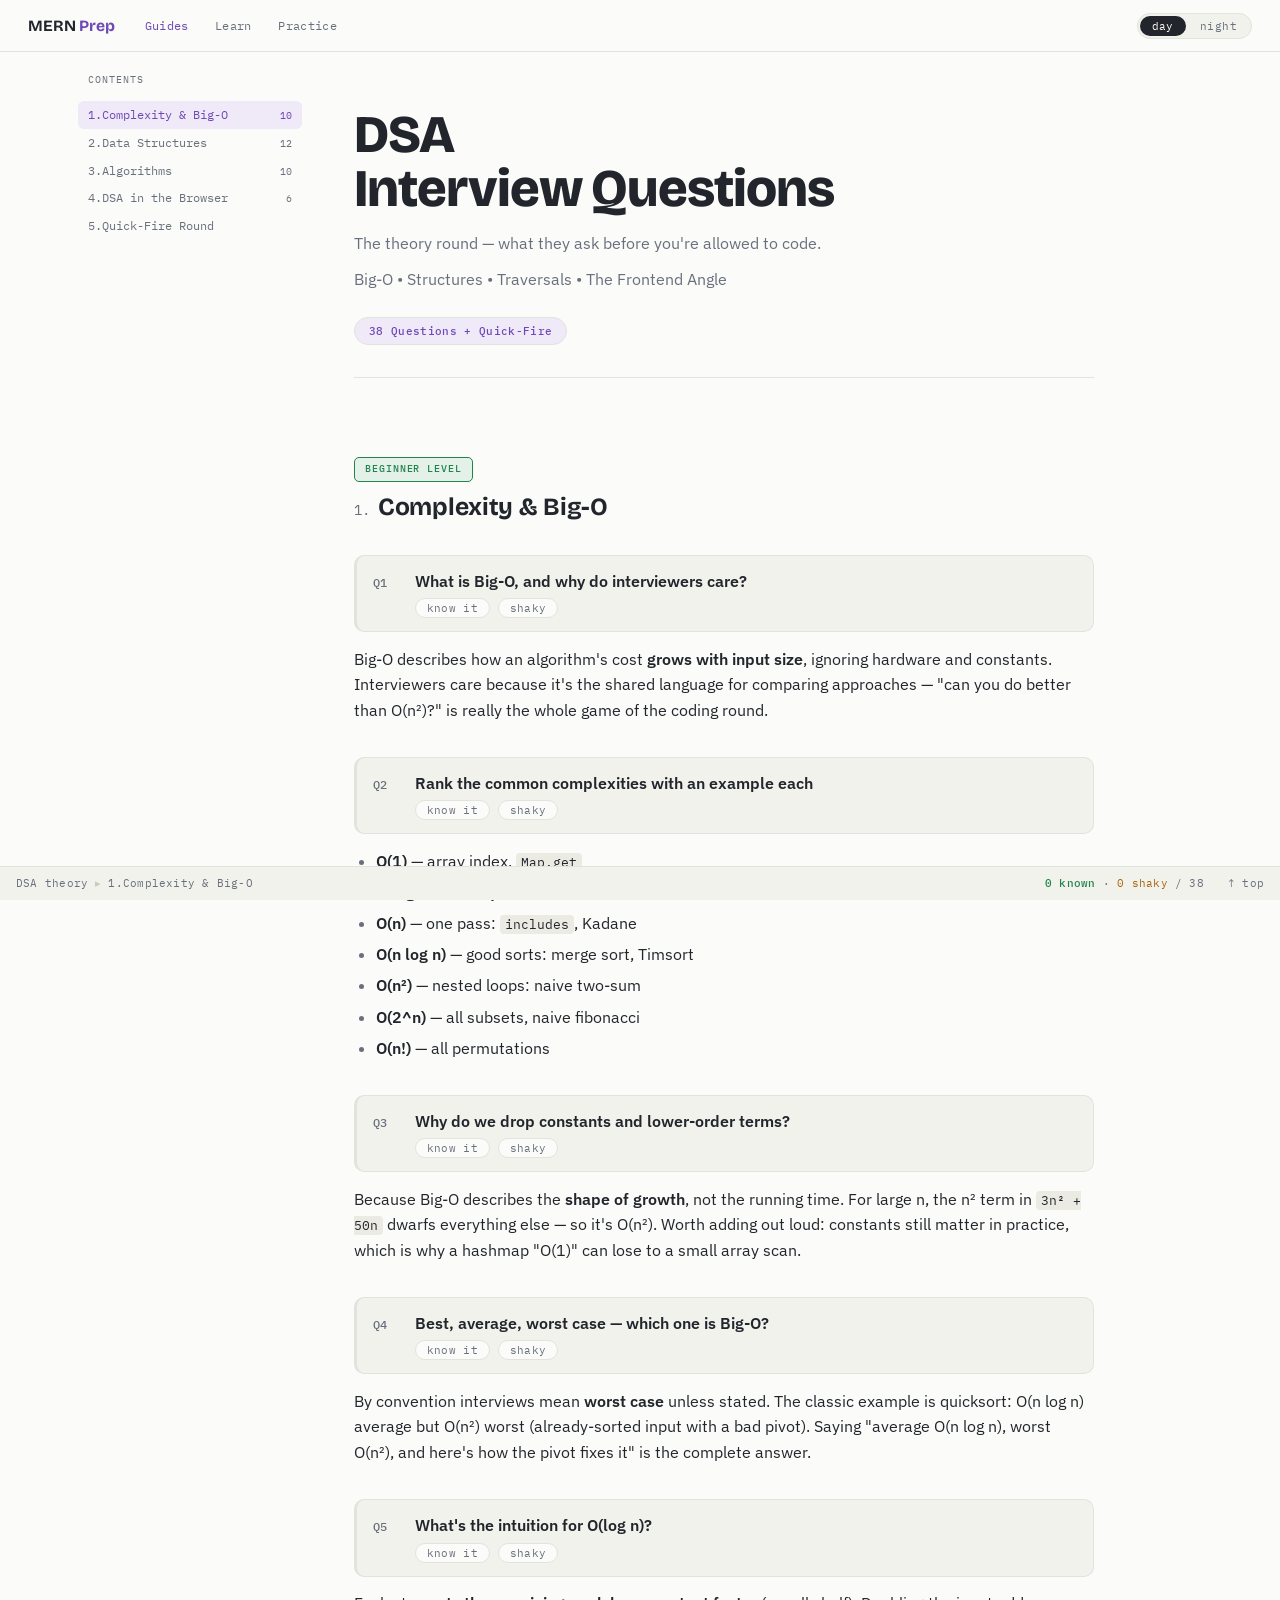
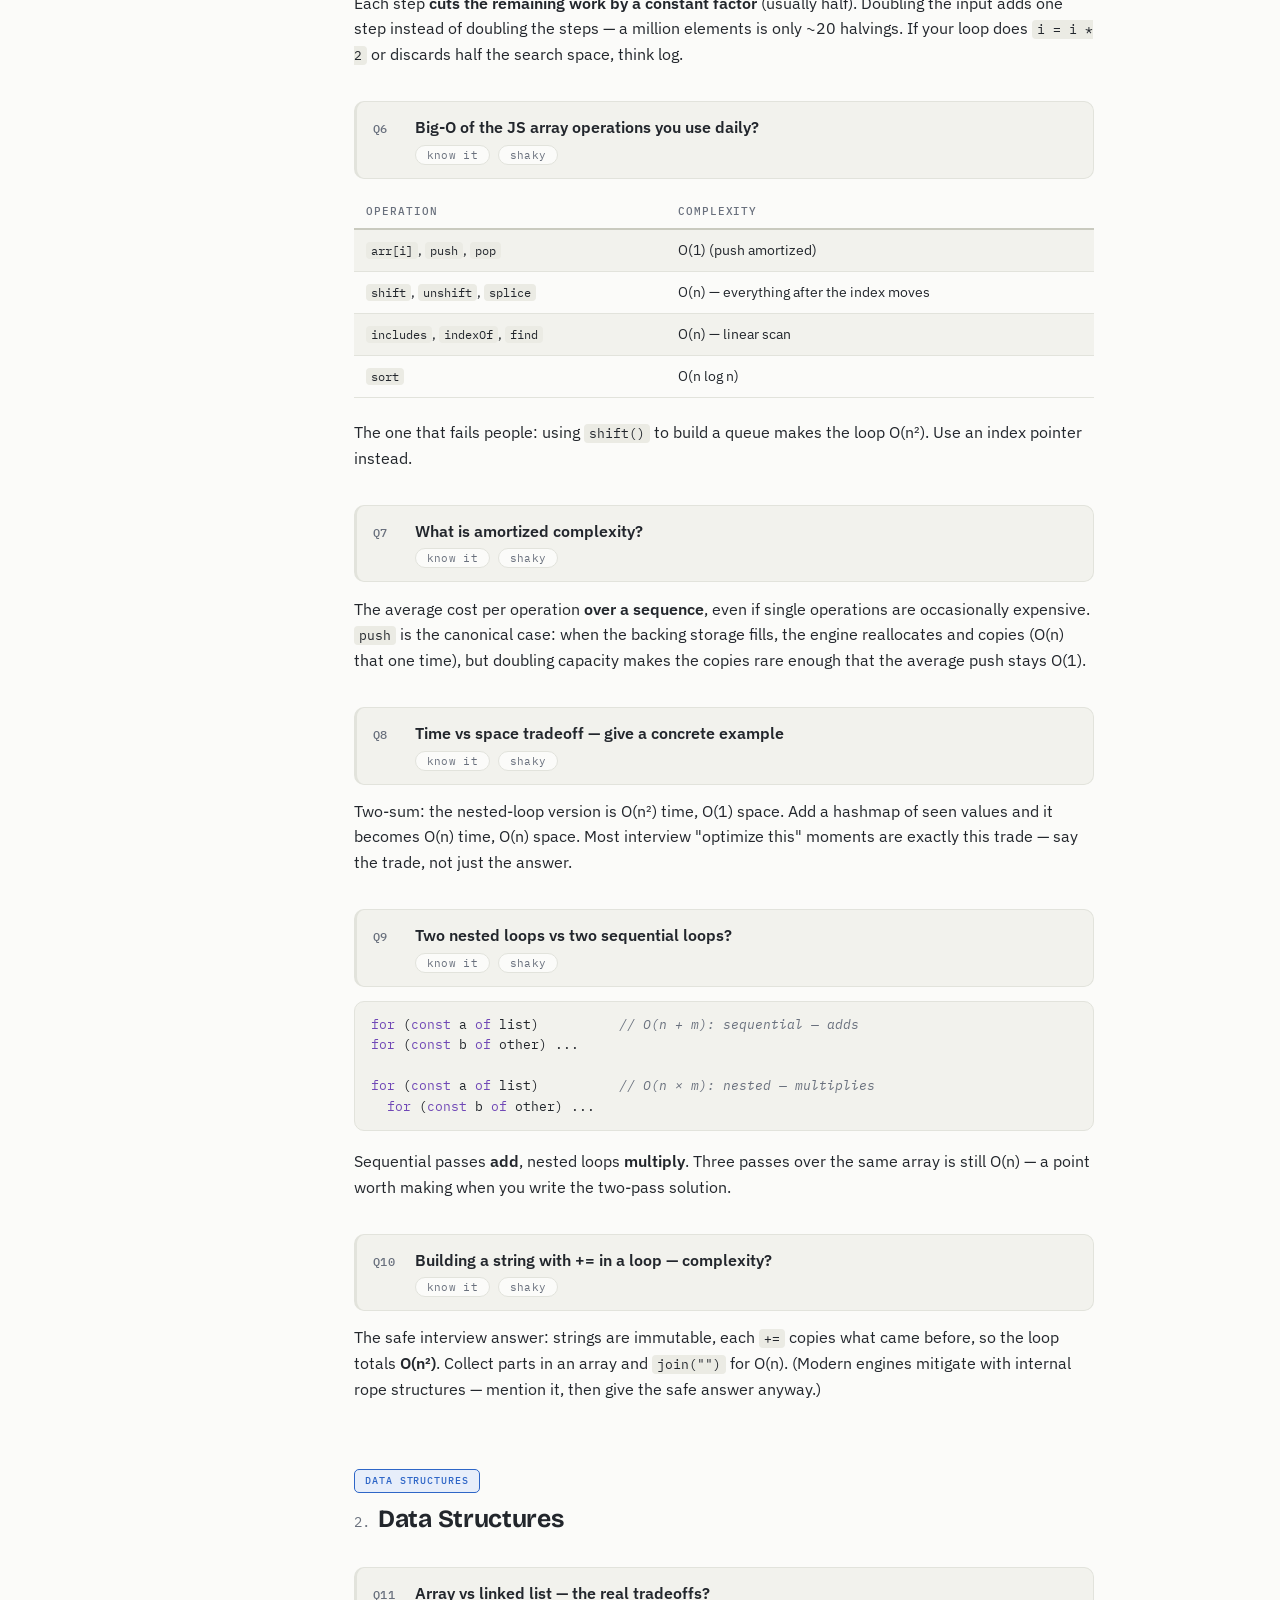
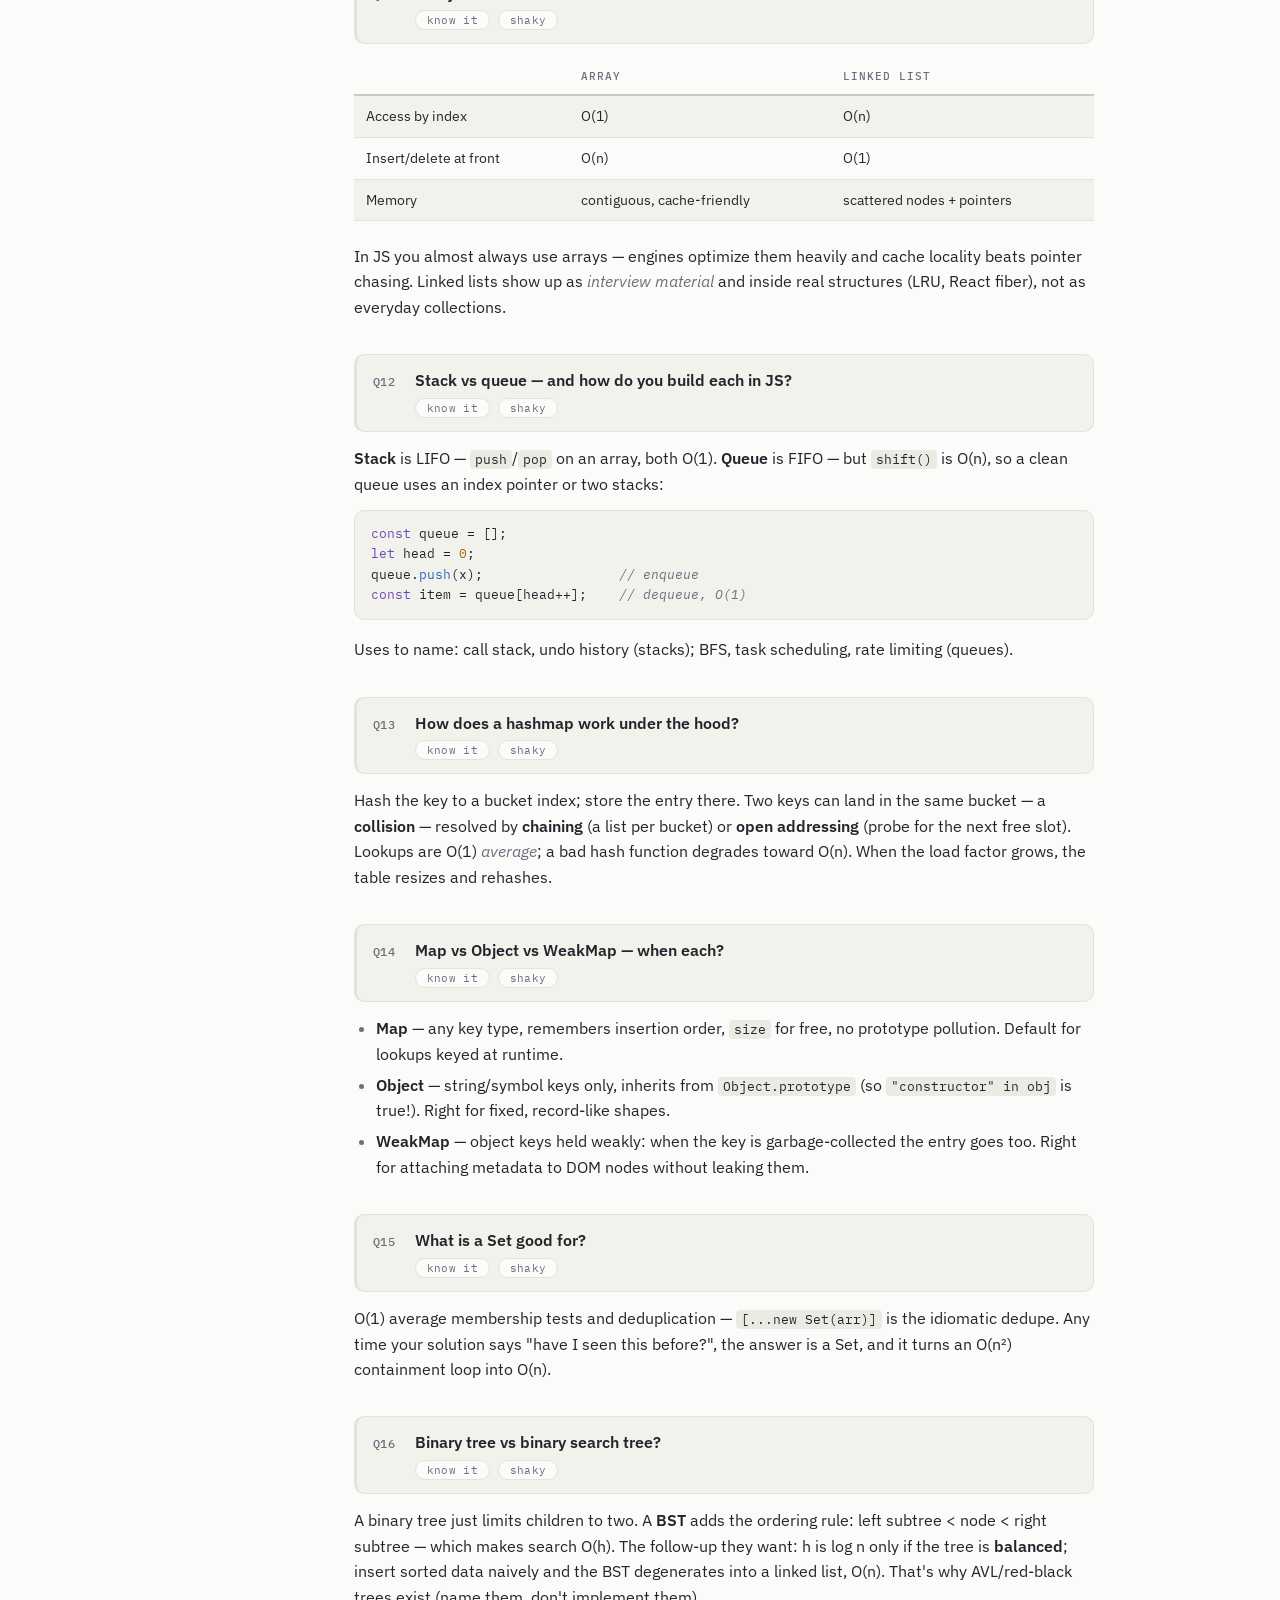
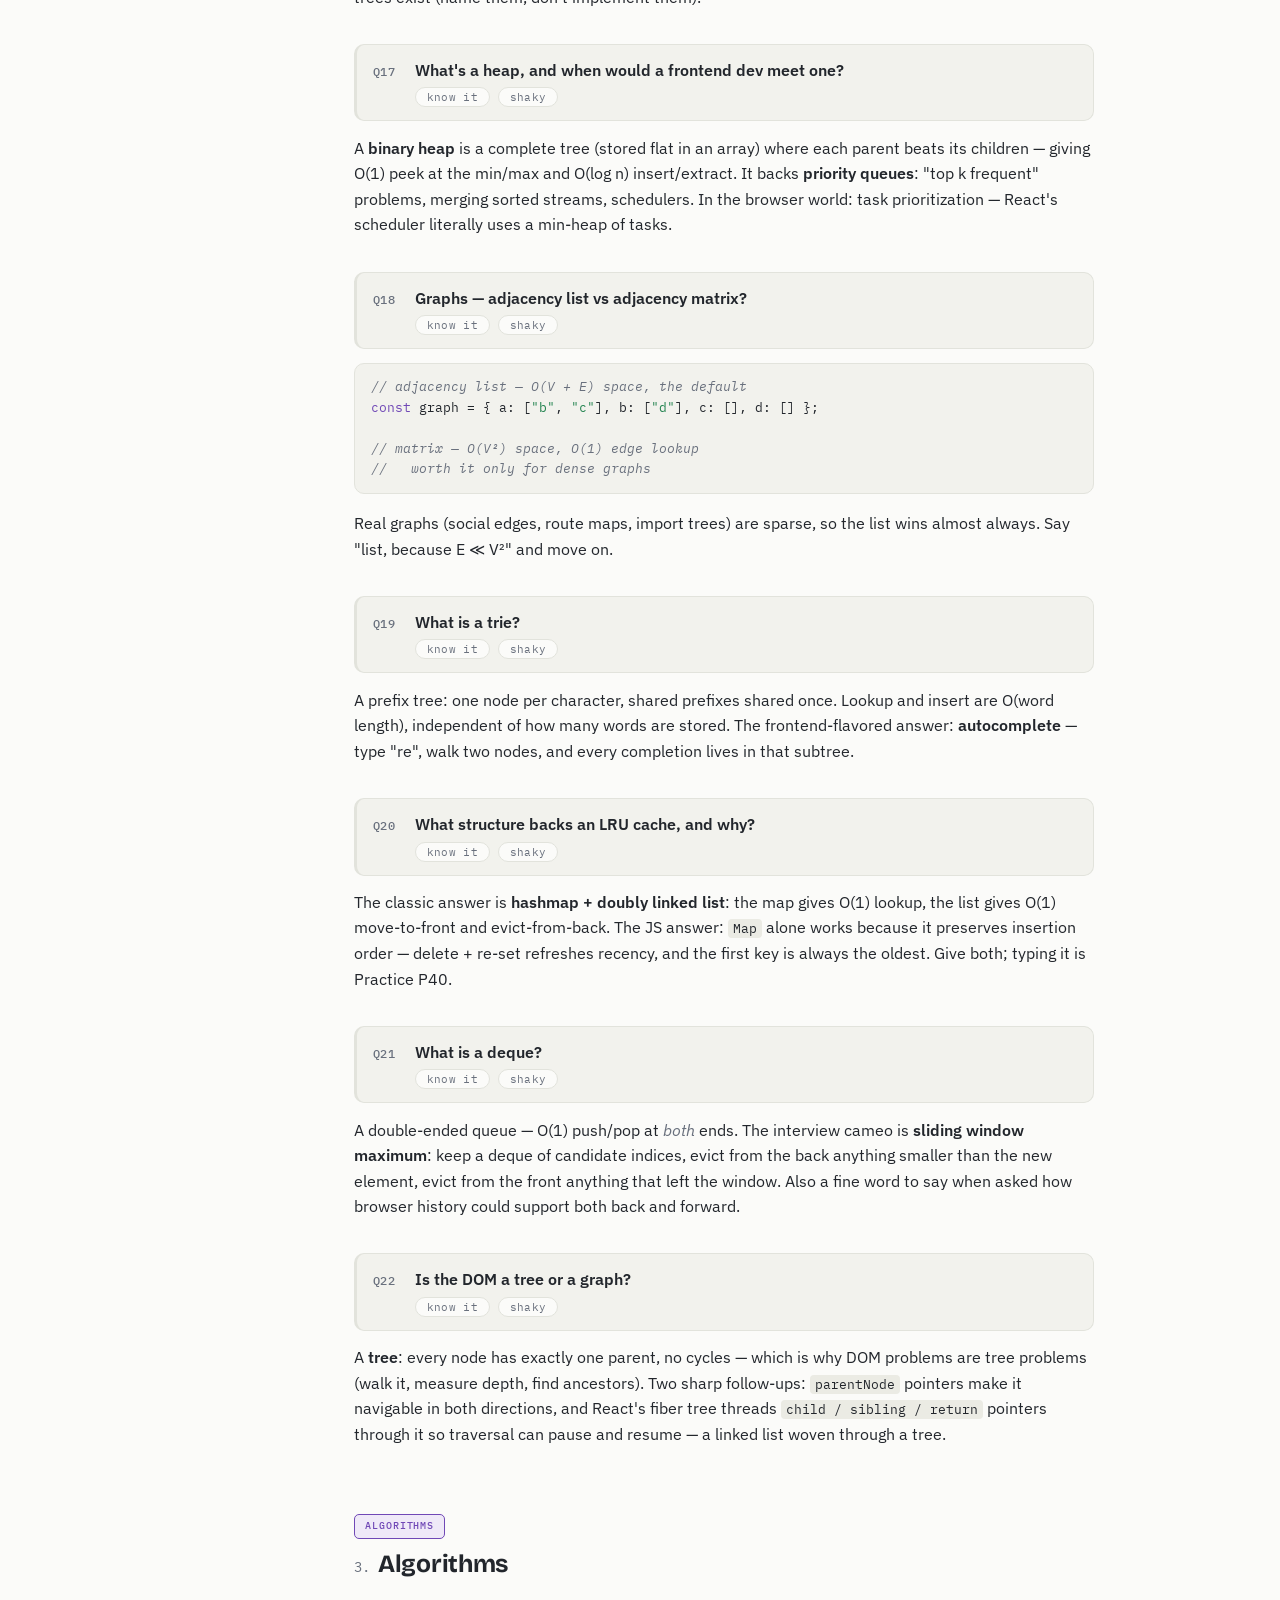
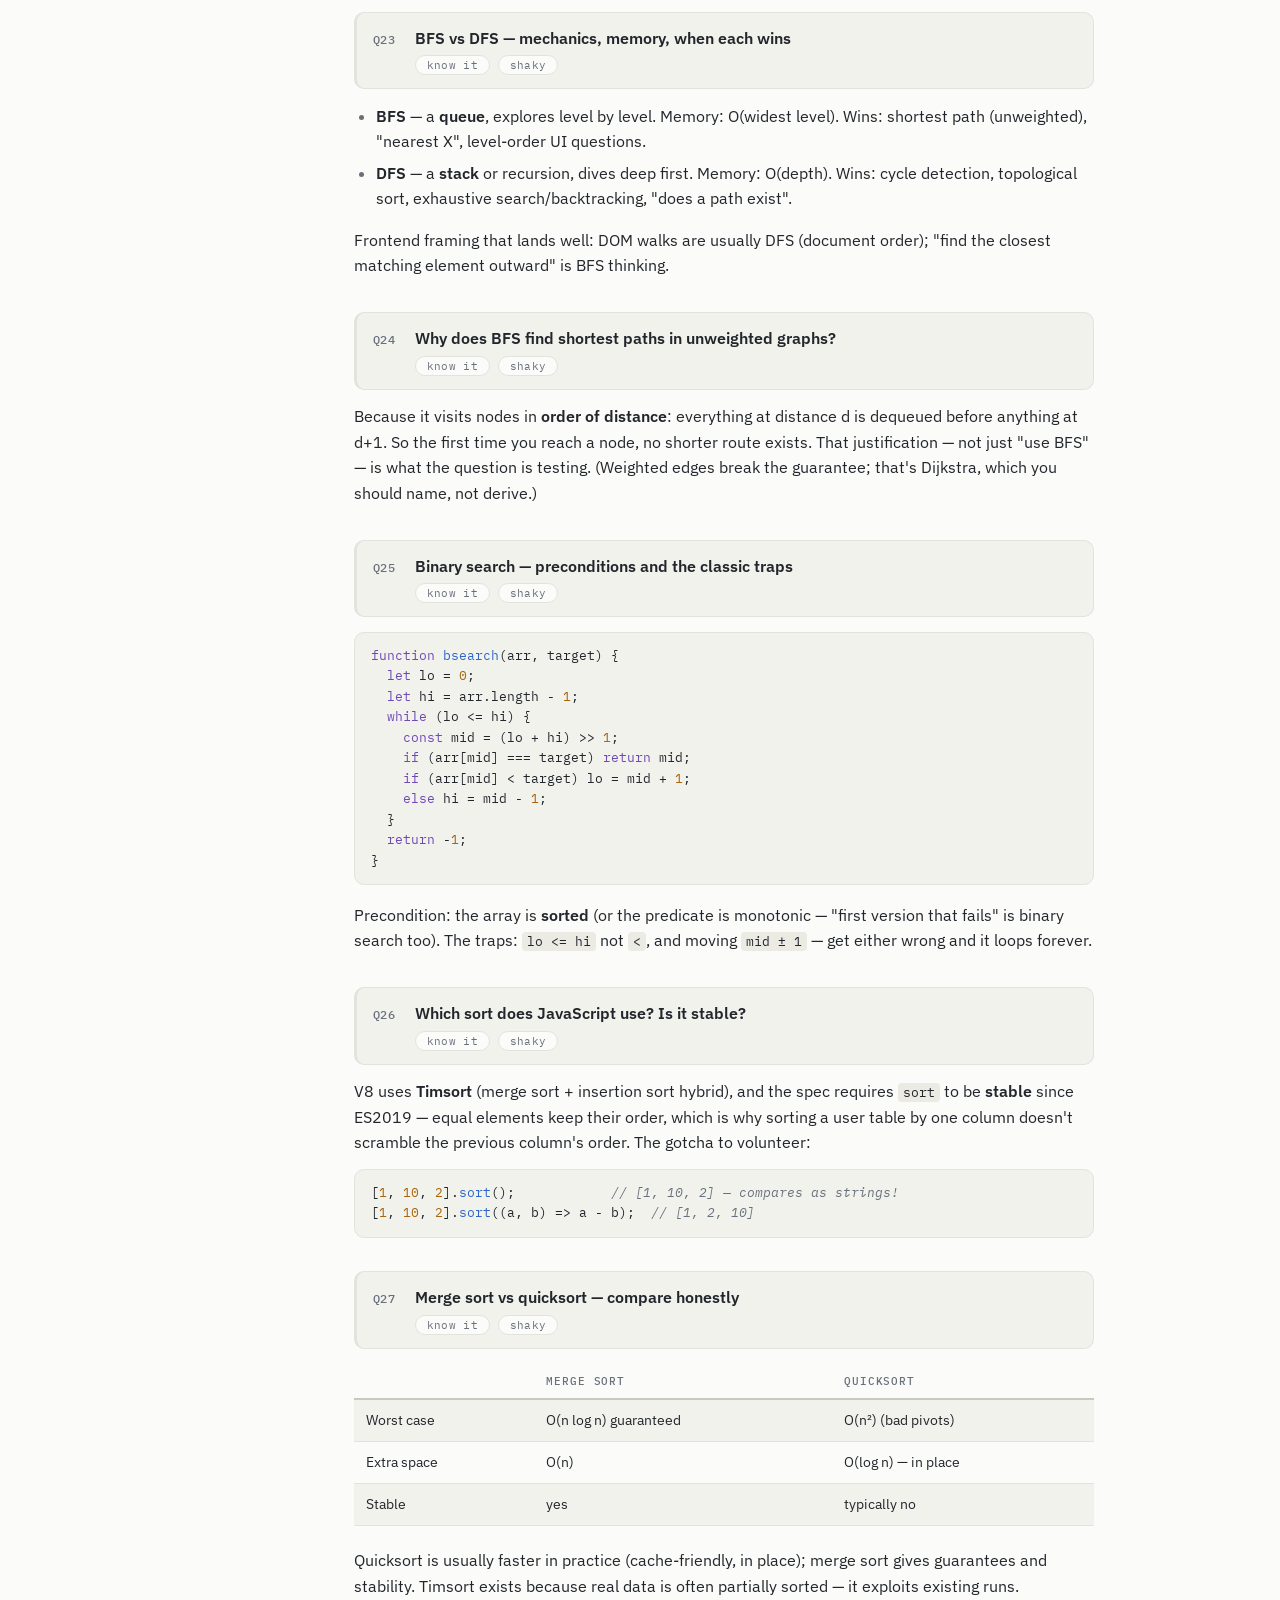
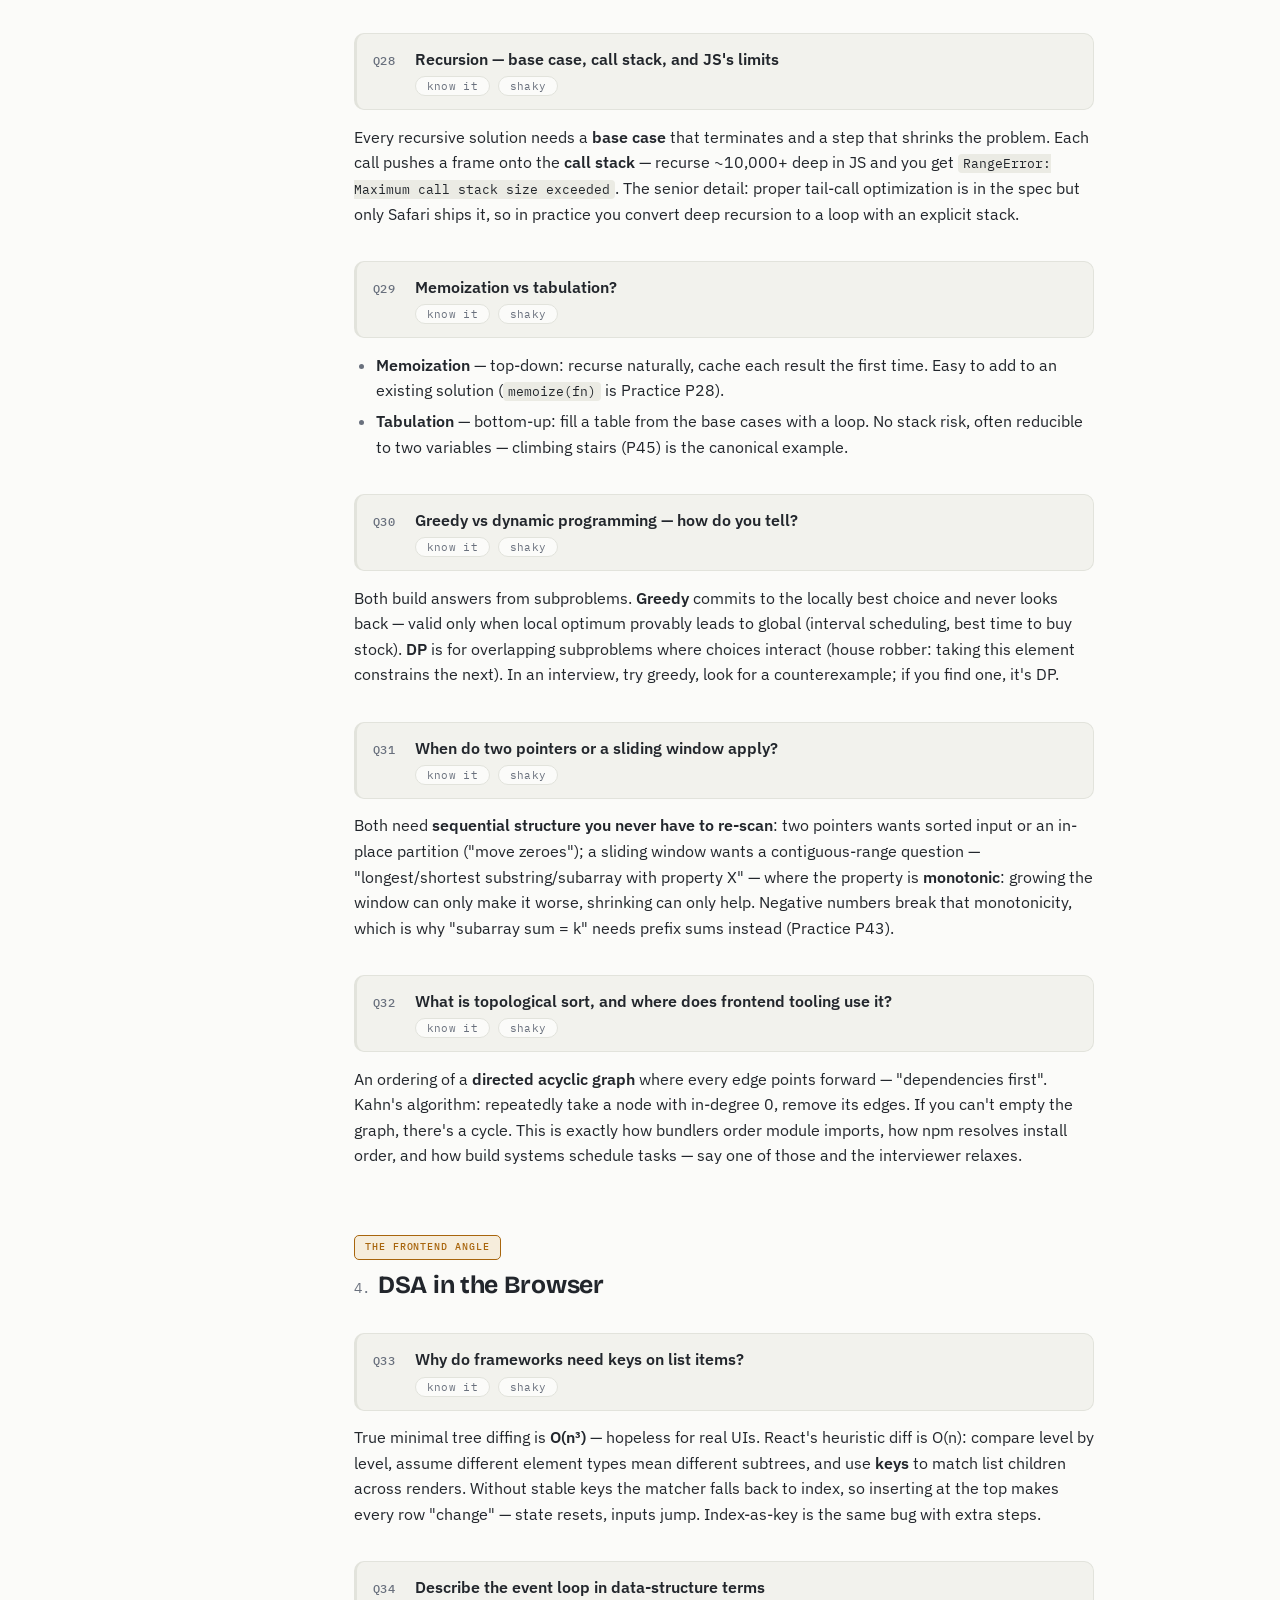
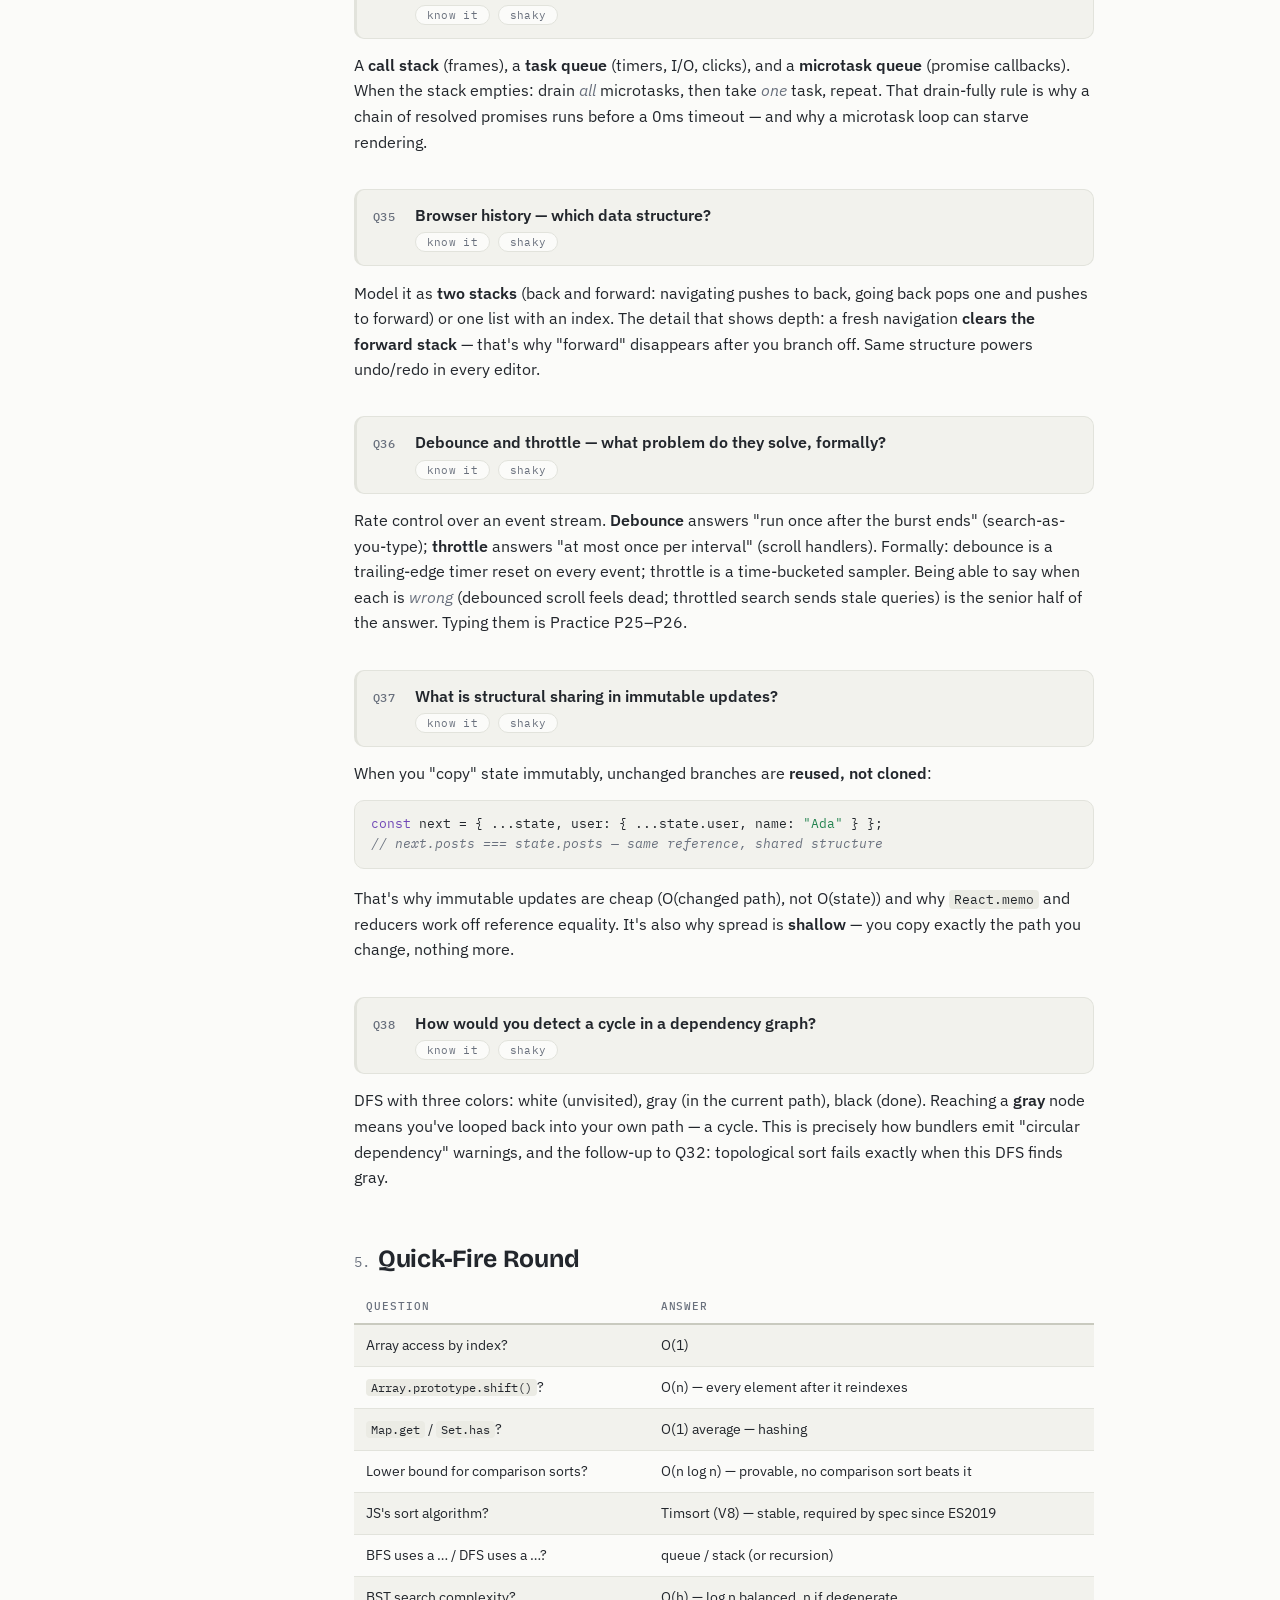
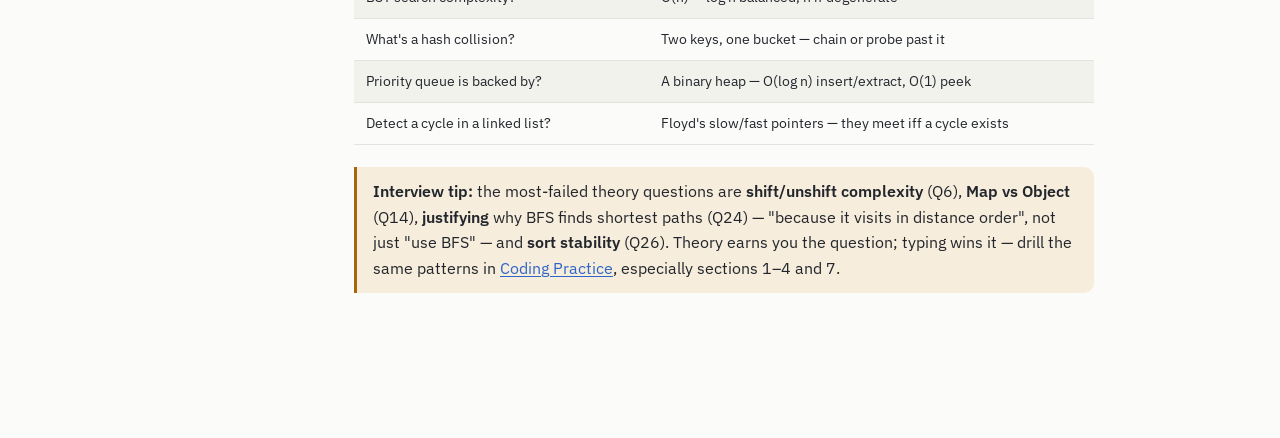
<file: dsa-interview.html>
<!doctype html>
<html lang="en">
  <head>
    <meta charset="UTF-8" />
    <meta name="viewport" content="width=device-width, initial-scale=1.0" />
    <title>DSA Interview Questions — Theory Round</title>
    <link rel="preconnect" href="https://fonts.googleapis.com" />
    <link rel="preconnect" href="https://fonts.gstatic.com" crossorigin />
    <link
      href="https://fonts.googleapis.com/css2?family=Bricolage+Grotesque:wght@600;700;800&family=IBM+Plex+Sans:wght@400;500;600&family=IBM+Plex+Mono:wght@400;500&display=swap"
      rel="stylesheet"
    />
    <link
      rel="icon"
      href="data:image/svg+xml,%3Csvg xmlns='http://www.w3.org/2000/svg' viewBox='0 0 32 32'%3E%3Crect width='32' height='32' rx='7' fill='%237048B6'/%3E%3Cpath d='M9 11l5 5-5 5' stroke='%23fff' stroke-width='2.6' fill='none' stroke-linecap='round' stroke-linejoin='round'/%3E%3Cpath d='M17.5 21.5h6' stroke='%23fff' stroke-width='2.6' stroke-linecap='round'/%3E%3C/svg%3E"
    />
    <link rel="stylesheet" href="assets/styles.css" />
    <script>
      // set theme before first paint
      (function () {
        var d = document.documentElement;
        d.className += " js";
        var t = null;
        try {
          t = localStorage.getItem("prep.theme");
        } catch (e) {}
        if (t !== "day" && t !== "night") {
          t =
            window.matchMedia &&
            window.matchMedia("(prefers-color-scheme: dark)").matches
              ? "night"
              : "day";
        }
        d.setAttribute("data-theme", t);
      })();
    </script>
    <script src="assets/app.js" defer></script>
  </head>
  <body class="page page--guide" data-topic="dsa-theory">
    <header class="topbar">
      <a class="topbar__brand" href="index.html">MERN <span>Prep</span></a>
      <nav class="topbar__nav" aria-label="Site">
        <a href="index.html#guides">Guides</a>
        <a href="index.html#learn">Learn</a>
        <a href="index.html#practice">Practice</a>
      </nav>
      <div class="theme-switch" role="group" aria-label="Color theme">
        <button type="button" class="theme-switch__opt" data-set-theme="day">
          day
        </button>
        <button type="button" class="theme-switch__opt" data-set-theme="night">
          night
        </button>
      </div>
    </header>

    <!-- ============ COVER ============ -->
    <div class="cover">
      <h1>DSA<br />Interview Questions</h1>
      <p>The theory round — what they ask before you're allowed to code.</p>
      <p style="margin-top: 10px">
        Big-O &bull; Structures &bull; Traversals &bull; The Frontend Angle
      </p>
      <div class="badge">38 Questions + Quick-Fire</div>
    </div>

    <!-- ============ BEGINNER ============ -->
    <span class="level beginner">BEGINNER LEVEL</span>
    <h1>1. Complexity &amp; Big-O</h1>

    <div class="q">Q1: What is Big-O, and why do interviewers care?</div>
    <p>
      Big-O describes how an algorithm's cost <strong>grows with input
      size</strong>, ignoring hardware and constants. Interviewers care because
      it's the shared language for comparing approaches — "can you do better
      than O(n²)?" is really the whole game of the coding round.
    </p>

    <div class="q">Q2: Rank the common complexities with an example each</div>
    <ul>
      <li><strong>O(1)</strong> — array index, <code>Map.get</code></li>
      <li><strong>O(log n)</strong> — binary search</li>
      <li><strong>O(n)</strong> — one pass: <code>includes</code>, Kadane</li>
      <li><strong>O(n log n)</strong> — good sorts: merge sort, Timsort</li>
      <li><strong>O(n²)</strong> — nested loops: naive two-sum</li>
      <li><strong>O(2^n)</strong> — all subsets, naive fibonacci</li>
      <li><strong>O(n!)</strong> — all permutations</li>
    </ul>

    <div class="q">Q3: Why do we drop constants and lower-order terms?</div>
    <p>
      Because Big-O describes the <strong>shape of growth</strong>, not the
      running time. For large n, the n² term in <code>3n² + 50n</code> dwarfs
      everything else — so it's O(n²). Worth adding out loud: constants still
      matter in practice, which is why a hashmap "O(1)" can lose to a small
      array scan.
    </p>

    <div class="q">Q4: Best, average, worst case — which one is Big-O?</div>
    <p>
      By convention interviews mean <strong>worst case</strong> unless stated.
      The classic example is quicksort: O(n log n) average but O(n²) worst
      (already-sorted input with a bad pivot). Saying "average O(n log n),
      worst O(n²), and here's how the pivot fixes it" is the complete answer.
    </p>

    <div class="q">Q5: What's the intuition for O(log n)?</div>
    <p>
      Each step <strong>cuts the remaining work by a constant factor</strong>
      (usually half). Doubling the input adds one step instead of doubling the
      steps — a million elements is only ~20 halvings. If your loop does
      <code>i = i * 2</code> or discards half the search space, think log.
    </p>

    <div class="q">Q6: Big-O of the JS array operations you use daily?</div>
    <table>
      <tr>
        <th>Operation</th>
        <th>Complexity</th>
      </tr>
      <tr>
        <td><code>arr[i]</code>, <code>push</code>, <code>pop</code></td>
        <td>O(1) (push amortized)</td>
      </tr>
      <tr>
        <td><code>shift</code>, <code>unshift</code>, <code>splice</code></td>
        <td>O(n) — everything after the index moves</td>
      </tr>
      <tr>
        <td><code>includes</code>, <code>indexOf</code>, <code>find</code></td>
        <td>O(n) — linear scan</td>
      </tr>
      <tr>
        <td><code>sort</code></td>
        <td>O(n log n)</td>
      </tr>
    </table>
    <p>
      The one that fails people: using <code>shift()</code> to build a queue
      makes the loop O(n²). Use an index pointer instead.
    </p>

    <div class="q">Q7: What is amortized complexity?</div>
    <p>
      The average cost per operation <strong>over a sequence</strong>, even if
      single operations are occasionally expensive. <code>push</code> is the
      canonical case: when the backing storage fills, the engine reallocates
      and copies (O(n) that one time), but doubling capacity makes the copies
      rare enough that the average push stays O(1).
    </p>

    <div class="q">Q8: Time vs space tradeoff — give a concrete example</div>
    <p>
      Two-sum: the nested-loop version is O(n²) time, O(1) space. Add a
      hashmap of seen values and it becomes O(n) time, O(n) space. Most
      interview "optimize this" moments are exactly this trade — say the
      trade, not just the answer.
    </p>

    <div class="q">Q9: Two nested loops vs two sequential loops?</div>
    <pre>
for (const a of list)          // O(n + m): sequential — adds
for (const b of other) ...

for (const a of list)          // O(n × m): nested — multiplies
  for (const b of other) ...</pre
    >
    <p>
      Sequential passes <strong>add</strong>, nested loops
      <strong>multiply</strong>. Three passes over the same array is still
      O(n) — a point worth making when you write the two-pass solution.
    </p>

    <div class="q">Q10: Building a string with += in a loop — complexity?</div>
    <p>
      The safe interview answer: strings are immutable, each
      <code>+=</code> copies what came before, so the loop totals
      <strong>O(n²)</strong>. Collect parts in an array and
      <code>join("")</code> for O(n). (Modern engines mitigate with internal
      rope structures — mention it, then give the safe answer anyway.)
    </p>

    <!-- ============ INTERMEDIATE ============ -->
    <div class="section"></div>
    <span class="level intermediate">DATA STRUCTURES</span>
    <h1>2. Data Structures</h1>

    <div class="q">Q11: Array vs linked list — the real tradeoffs?</div>
    <table>
      <tr>
        <th></th>
        <th>Array</th>
        <th>Linked list</th>
      </tr>
      <tr>
        <td>Access by index</td>
        <td>O(1)</td>
        <td>O(n)</td>
      </tr>
      <tr>
        <td>Insert/delete at front</td>
        <td>O(n)</td>
        <td>O(1)</td>
      </tr>
      <tr>
        <td>Memory</td>
        <td>contiguous, cache-friendly</td>
        <td>scattered nodes + pointers</td>
      </tr>
    </table>
    <p>
      In JS you almost always use arrays — engines optimize them heavily and
      cache locality beats pointer chasing. Linked lists show up as
      <em>interview material</em> and inside real structures (LRU, React
      fiber), not as everyday collections.
    </p>

    <div class="q">Q12: Stack vs queue — and how do you build each in JS?</div>
    <p>
      <strong>Stack</strong> is LIFO — <code>push</code>/<code>pop</code> on an
      array, both O(1). <strong>Queue</strong> is FIFO — but
      <code>shift()</code> is O(n), so a clean queue uses an index pointer or
      two stacks:
    </p>
    <pre>
const queue = [];
let head = 0;
queue.push(x);                 // enqueue
const item = queue[head++];    // dequeue, O(1)</pre
    >
    <p>
      Uses to name: call stack, undo history (stacks); BFS, task scheduling,
      rate limiting (queues).
    </p>

    <div class="q">Q13: How does a hashmap work under the hood?</div>
    <p>
      Hash the key to a bucket index; store the entry there. Two keys can land
      in the same bucket — a <strong>collision</strong> — resolved by
      <strong>chaining</strong> (a list per bucket) or
      <strong>open addressing</strong> (probe for the next free slot). Lookups
      are O(1) <em>average</em>; a bad hash function degrades toward O(n).
      When the load factor grows, the table resizes and rehashes.
    </p>

    <div class="q">Q14: Map vs Object vs WeakMap — when each?</div>
    <ul>
      <li>
        <strong>Map</strong> — any key type, remembers insertion order,
        <code>size</code> for free, no prototype pollution. Default for
        lookups keyed at runtime.
      </li>
      <li>
        <strong>Object</strong> — string/symbol keys only, inherits from
        <code>Object.prototype</code> (so <code>"constructor" in obj</code> is
        true!). Right for fixed, record-like shapes.
      </li>
      <li>
        <strong>WeakMap</strong> — object keys held weakly: when the key is
        garbage-collected the entry goes too. Right for attaching metadata to
        DOM nodes without leaking them.
      </li>
    </ul>

    <div class="q">Q15: What is a Set good for?</div>
    <p>
      O(1) average membership tests and deduplication —
      <code>[...new Set(arr)]</code> is the idiomatic dedupe. Any time your
      solution says "have I seen this before?", the answer is a Set, and it
      turns an O(n²) containment loop into O(n).
    </p>

    <div class="q">Q16: Binary tree vs binary search tree?</div>
    <p>
      A binary tree just limits children to two. A <strong>BST</strong> adds
      the ordering rule: left subtree &lt; node &lt; right subtree — which
      makes search O(h). The follow-up they want: h is log n only if the tree
      is <strong>balanced</strong>; insert sorted data naively and the BST
      degenerates into a linked list, O(n). That's why AVL/red-black trees
      exist (name them, don't implement them).
    </p>

    <div class="q">Q17: What's a heap, and when would a frontend dev meet one?</div>
    <p>
      A <strong>binary heap</strong> is a complete tree (stored flat in an
      array) where each parent beats its children — giving O(1) peek at the
      min/max and O(log n) insert/extract. It backs
      <strong>priority queues</strong>: "top k frequent" problems, merging
      sorted streams, schedulers. In the browser world: task prioritization —
      React's scheduler literally uses a min-heap of tasks.
    </p>

    <div class="q">Q18: Graphs — adjacency list vs adjacency matrix?</div>
    <pre>
// adjacency list — O(V + E) space, the default
const graph = { a: ["b", "c"], b: ["d"], c: [], d: [] };

// matrix — O(V²) space, O(1) edge lookup
//   worth it only for dense graphs</pre
    >
    <p>
      Real graphs (social edges, route maps, import trees) are sparse, so the
      list wins almost always. Say "list, because E ≪ V²" and move on.
    </p>

    <div class="q">Q19: What is a trie?</div>
    <p>
      A prefix tree: one node per character, shared prefixes shared once.
      Lookup and insert are O(word length), independent of how many words are
      stored. The frontend-flavored answer:
      <strong>autocomplete</strong> — type "re", walk two nodes, and every
      completion lives in that subtree.
    </p>

    <div class="q">Q20: What structure backs an LRU cache, and why?</div>
    <p>
      The classic answer is <strong>hashmap + doubly linked list</strong>: the
      map gives O(1) lookup, the list gives O(1) move-to-front and
      evict-from-back. The JS answer: <code>Map</code> alone works because it
      preserves insertion order — delete + re-set refreshes recency, and the
      first key is always the oldest. Give both; typing it is Practice P40.
    </p>

    <div class="q">Q21: What is a deque?</div>
    <p>
      A double-ended queue — O(1) push/pop at <em>both</em> ends. The
      interview cameo is <strong>sliding window maximum</strong>: keep a deque
      of candidate indices, evict from the back anything smaller than the new
      element, evict from the front anything that left the window. Also a fine
      word to say when asked how browser history could support both back and
      forward.
    </p>

    <div class="q">Q22: Is the DOM a tree or a graph?</div>
    <p>
      A <strong>tree</strong>: every node has exactly one parent, no cycles —
      which is why DOM problems are tree problems (walk it, measure depth,
      find ancestors). Two sharp follow-ups: <code>parentNode</code> pointers
      make it navigable in both directions, and React's fiber tree threads
      <code>child / sibling / return</code> pointers through it so traversal
      can pause and resume — a linked list woven through a tree.
    </p>

    <!-- ============ ADVANCED ============ -->
    <div class="section"></div>
    <span class="level advanced">ALGORITHMS</span>
    <h1>3. Algorithms</h1>

    <div class="q">Q23: BFS vs DFS — mechanics, memory, when each wins</div>
    <ul>
      <li>
        <strong>BFS</strong> — a <strong>queue</strong>, explores level by
        level. Memory: O(widest level). Wins: shortest path (unweighted),
        "nearest X", level-order UI questions.
      </li>
      <li>
        <strong>DFS</strong> — a <strong>stack</strong> or recursion, dives
        deep first. Memory: O(depth). Wins: cycle detection, topological sort,
        exhaustive search/backtracking, "does a path exist".
      </li>
    </ul>
    <p>
      Frontend framing that lands well: DOM walks are usually DFS (document
      order); "find the closest matching element outward" is BFS thinking.
    </p>

    <div class="q">Q24: Why does BFS find shortest paths in unweighted graphs?</div>
    <p>
      Because it visits nodes in <strong>order of distance</strong>: everything
      at distance d is dequeued before anything at d+1. So the first time you
      reach a node, no shorter route exists. That justification — not just
      "use BFS" — is what the question is testing. (Weighted edges break the
      guarantee; that's Dijkstra, which you should name, not derive.)
    </p>

    <div class="q">Q25: Binary search — preconditions and the classic traps</div>
    <pre>
function bsearch(arr, target) {
  let lo = 0;
  let hi = arr.length - 1;
  while (lo <= hi) {
    const mid = (lo + hi) >> 1;
    if (arr[mid] === target) return mid;
    if (arr[mid] < target) lo = mid + 1;
    else hi = mid - 1;
  }
  return -1;
}</pre
    >
    <p>
      Precondition: the array is <strong>sorted</strong> (or the predicate is
      monotonic — "first version that fails" is binary search too). The traps:
      <code>lo &lt;= hi</code> not <code>&lt;</code>, and moving
      <code>mid ± 1</code> — get either wrong and it loops forever.
    </p>

    <div class="q">Q26: Which sort does JavaScript use? Is it stable?</div>
    <p>
      V8 uses <strong>Timsort</strong> (merge sort + insertion sort hybrid),
      and the spec requires <code>sort</code> to be
      <strong>stable</strong> since ES2019 — equal elements keep their order,
      which is why sorting a user table by one column doesn't scramble the
      previous column's order. The gotcha to volunteer:
    </p>
    <pre>
[1, 10, 2].sort();            // [1, 10, 2] — compares as strings!
[1, 10, 2].sort((a, b) => a - b);  // [1, 2, 10]</pre
    >

    <div class="q">Q27: Merge sort vs quicksort — compare honestly</div>
    <table>
      <tr>
        <th></th>
        <th>Merge sort</th>
        <th>Quicksort</th>
      </tr>
      <tr>
        <td>Worst case</td>
        <td>O(n log n) guaranteed</td>
        <td>O(n²) (bad pivots)</td>
      </tr>
      <tr>
        <td>Extra space</td>
        <td>O(n)</td>
        <td>O(log n) — in place</td>
      </tr>
      <tr>
        <td>Stable</td>
        <td>yes</td>
        <td>typically no</td>
      </tr>
    </table>
    <p>
      Quicksort is usually faster in practice (cache-friendly, in place);
      merge sort gives guarantees and stability. Timsort exists because real
      data is often partially sorted — it exploits existing runs.
    </p>

    <div class="q">Q28: Recursion — base case, call stack, and JS's limits</div>
    <p>
      Every recursive solution needs a <strong>base case</strong> that
      terminates and a step that shrinks the problem. Each call pushes a frame
      onto the <strong>call stack</strong> — recurse ~10,000+ deep in JS and
      you get <code>RangeError: Maximum call stack size exceeded</code>. The
      senior detail: proper tail-call optimization is in the spec but only
      Safari ships it, so in practice you convert deep recursion to a loop
      with an explicit stack.
    </p>

    <div class="q">Q29: Memoization vs tabulation?</div>
    <ul>
      <li>
        <strong>Memoization</strong> — top-down: recurse naturally, cache each
        result the first time. Easy to add to an existing solution
        (<code>memoize(fn)</code> is Practice P28).
      </li>
      <li>
        <strong>Tabulation</strong> — bottom-up: fill a table from the base
        cases with a loop. No stack risk, often reducible to two variables —
        climbing stairs (P45) is the canonical example.
      </li>
    </ul>

    <div class="q">Q30: Greedy vs dynamic programming — how do you tell?</div>
    <p>
      Both build answers from subproblems. <strong>Greedy</strong> commits to
      the locally best choice and never looks back — valid only when local
      optimum provably leads to global (interval scheduling, best time to buy
      stock). <strong>DP</strong> is for overlapping subproblems where choices
      interact (house robber: taking this element constrains the next). In an
      interview, try greedy, look for a counterexample; if you find one, it's
      DP.
    </p>

    <div class="q">Q31: When do two pointers or a sliding window apply?</div>
    <p>
      Both need <strong>sequential structure you never have to re-scan</strong>:
      two pointers wants sorted input or an in-place partition ("move zeroes");
      a sliding window wants a contiguous-range question — "longest/shortest
      substring/subarray with property X" — where the property is
      <strong>monotonic</strong>: growing the window can only make it worse,
      shrinking can only help. Negative numbers break that monotonicity, which
      is why "subarray sum = k" needs prefix sums instead (Practice P43).
    </p>

    <div class="q">Q32: What is topological sort, and where does frontend tooling use it?</div>
    <p>
      An ordering of a <strong>directed acyclic graph</strong> where every
      edge points forward — "dependencies first". Kahn's algorithm: repeatedly
      take a node with in-degree 0, remove its edges. If you can't empty the
      graph, there's a cycle. This is exactly how bundlers order module
      imports, how npm resolves install order, and how build systems schedule
      tasks — say one of those and the interviewer relaxes.
    </p>

    <!-- ============ FRONTEND ANGLE ============ -->
    <div class="section"></div>
    <span class="level practical">THE FRONTEND ANGLE</span>
    <h1>4. DSA in the Browser</h1>

    <div class="q">Q33: Why do frameworks need keys on list items?</div>
    <p>
      True minimal tree diffing is <strong>O(n³)</strong> — hopeless for real
      UIs. React's heuristic diff is O(n): compare level by level, assume
      different element types mean different subtrees, and use
      <strong>keys</strong> to match list children across renders. Without
      stable keys the matcher falls back to index, so inserting at the top
      makes every row "change" — state resets, inputs jump. Index-as-key is
      the same bug with extra steps.
    </p>

    <div class="q">Q34: Describe the event loop in data-structure terms</div>
    <p>
      A <strong>call stack</strong> (frames), a <strong>task queue</strong>
      (timers, I/O, clicks), and a <strong>microtask queue</strong> (promise
      callbacks). When the stack empties: drain <em>all</em> microtasks, then
      take <em>one</em> task, repeat. That drain-fully rule is why a chain of
      resolved promises runs before a 0ms timeout — and why a microtask loop
      can starve rendering.
    </p>

    <div class="q">Q35: Browser history — which data structure?</div>
    <p>
      Model it as <strong>two stacks</strong> (back and forward: navigating
      pushes to back, going back pops one and pushes to forward) or one list
      with an index. The detail that shows depth: a fresh navigation
      <strong>clears the forward stack</strong> — that's why "forward"
      disappears after you branch off. Same structure powers undo/redo in
      every editor.
    </p>

    <div class="q">Q36: Debounce and throttle — what problem do they solve, formally?</div>
    <p>
      Rate control over an event stream. <strong>Debounce</strong> answers
      "run once after the burst ends" (search-as-you-type);
      <strong>throttle</strong> answers "at most once per interval" (scroll
      handlers). Formally: debounce is a trailing-edge timer reset on every
      event; throttle is a time-bucketed sampler. Being able to say when each
      is <em>wrong</em> (debounced scroll feels dead; throttled search sends
      stale queries) is the senior half of the answer. Typing them is
      Practice P25–P26.
    </p>

    <div class="q">Q37: What is structural sharing in immutable updates?</div>
    <p>
      When you "copy" state immutably, unchanged branches are
      <strong>reused, not cloned</strong>:
    </p>
    <pre>
const next = { ...state, user: { ...state.user, name: "Ada" } };
// next.posts === state.posts — same reference, shared structure</pre
    >
    <p>
      That's why immutable updates are cheap (O(changed path), not O(state))
      and why <code>React.memo</code> and reducers work off reference
      equality. It's also why spread is <strong>shallow</strong> — you copy
      exactly the path you change, nothing more.
    </p>

    <div class="q">Q38: How would you detect a cycle in a dependency graph?</div>
    <p>
      DFS with three colors: white (unvisited), gray (in the current path),
      black (done). Reaching a <strong>gray</strong> node means you've looped
      back into your own path — a cycle. This is precisely how bundlers emit
      "circular dependency" warnings, and the follow-up to Q32: topological
      sort fails exactly when this DFS finds gray.
    </p>

    <!-- ============ QUICK FIRE ============ -->
    <div class="section"></div>
    <h1>5. Quick-Fire Round</h1>
    <table>
      <tr>
        <th>Question</th>
        <th>Answer</th>
      </tr>
      <tr>
        <td>Array access by index?</td>
        <td>O(1)</td>
      </tr>
      <tr>
        <td><code>Array.prototype.shift()</code>?</td>
        <td>O(n) — every element after it reindexes</td>
      </tr>
      <tr>
        <td><code>Map.get</code> / <code>Set.has</code>?</td>
        <td>O(1) average — hashing</td>
      </tr>
      <tr>
        <td>Lower bound for comparison sorts?</td>
        <td>O(n log n) — provable, no comparison sort beats it</td>
      </tr>
      <tr>
        <td>JS's sort algorithm?</td>
        <td>Timsort (V8) — stable, required by spec since ES2019</td>
      </tr>
      <tr>
        <td>BFS uses a … / DFS uses a …?</td>
        <td>queue / stack (or recursion)</td>
      </tr>
      <tr>
        <td>BST search complexity?</td>
        <td>O(h) — log n balanced, n if degenerate</td>
      </tr>
      <tr>
        <td>What's a hash collision?</td>
        <td>Two keys, one bucket — chain or probe past it</td>
      </tr>
      <tr>
        <td>Priority queue is backed by?</td>
        <td>A binary heap — O(log n) insert/extract, O(1) peek</td>
      </tr>
      <tr>
        <td>Detect a cycle in a linked list?</td>
        <td>Floyd's slow/fast pointers — they meet iff a cycle exists</td>
      </tr>
    </table>

    <div class="tip">
      <strong>Interview tip:</strong> the most-failed theory questions are
      <strong>shift/unshift complexity</strong> (Q6),
      <strong>Map vs Object</strong> (Q14), <strong>justifying</strong> why
      BFS finds shortest paths (Q24) — "because it visits in distance order",
      not just "use BFS" — and <strong>sort stability</strong> (Q26). Theory
      earns you the question; typing wins it — drill the same patterns in
      <a href="dsa-frontend.html">Coding Practice</a>, especially sections 1–4
      and 7.
    </div>
  </body>
</html>
</file>
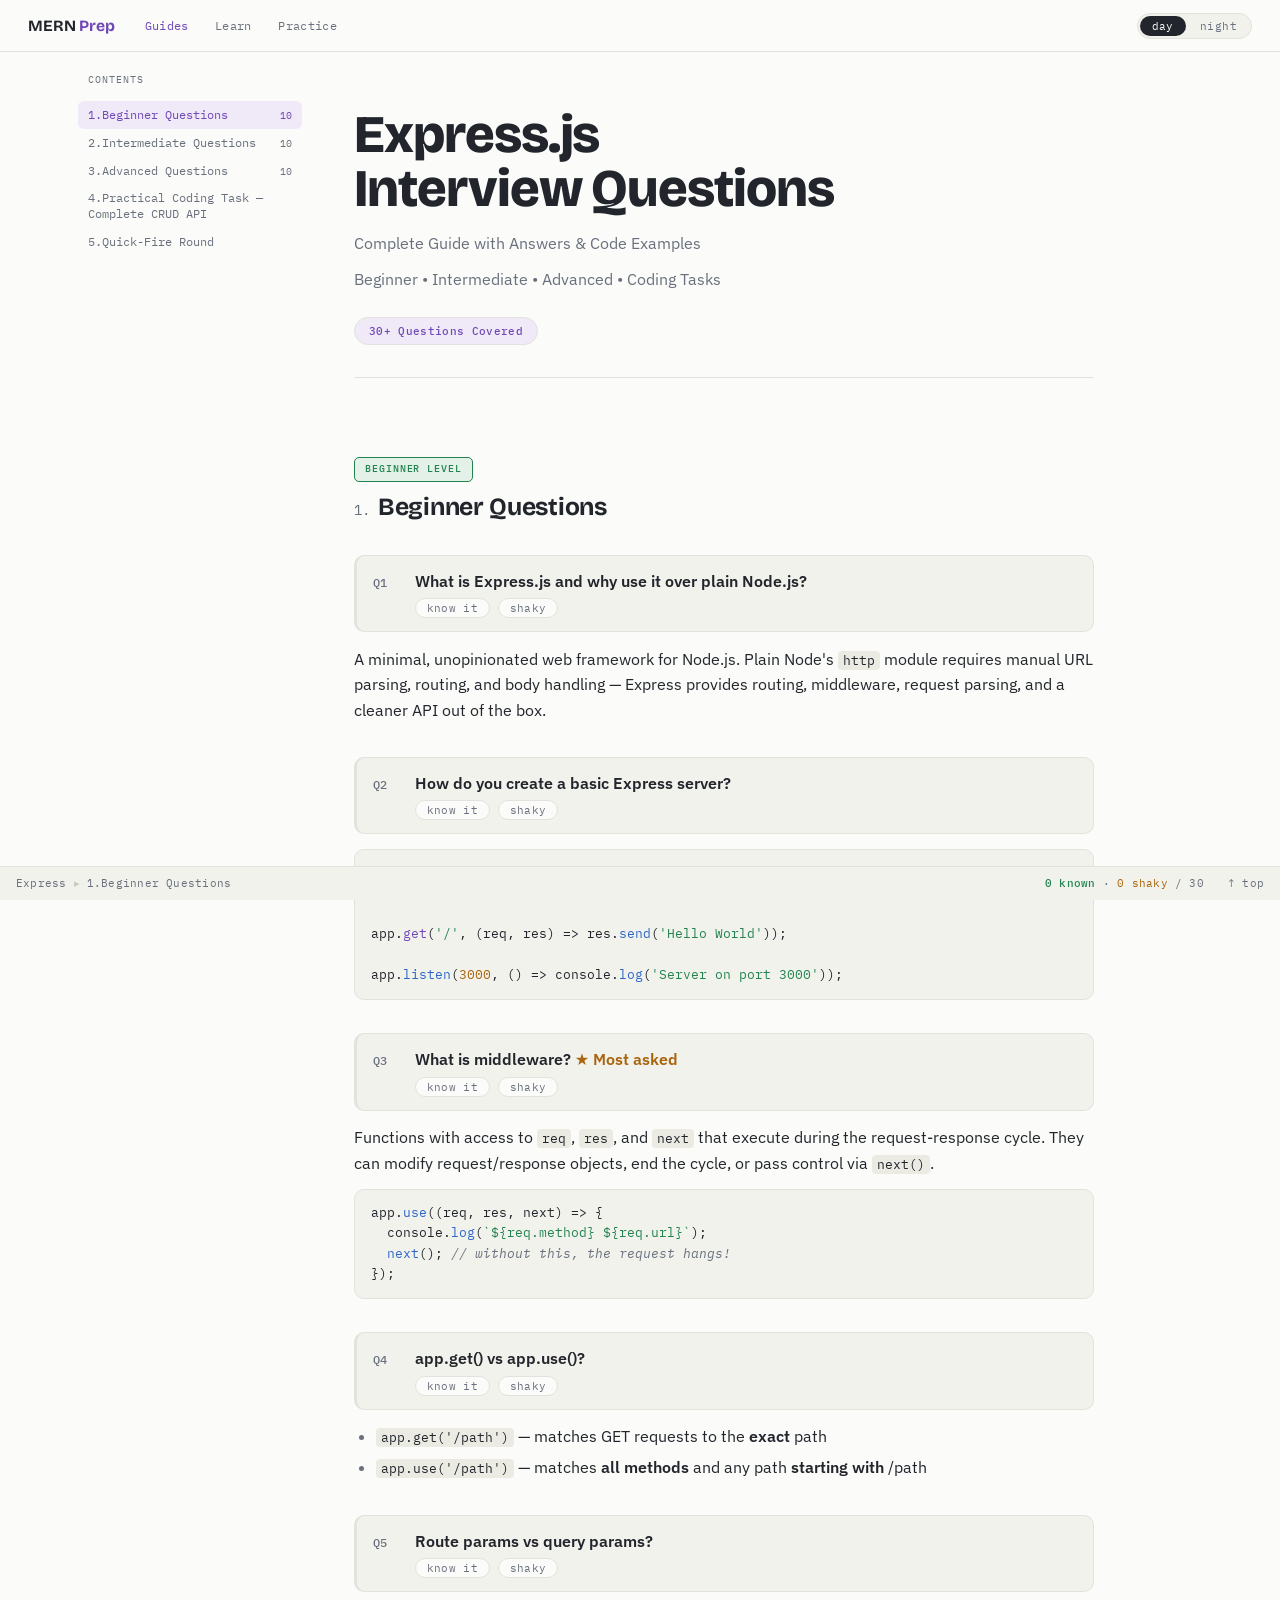
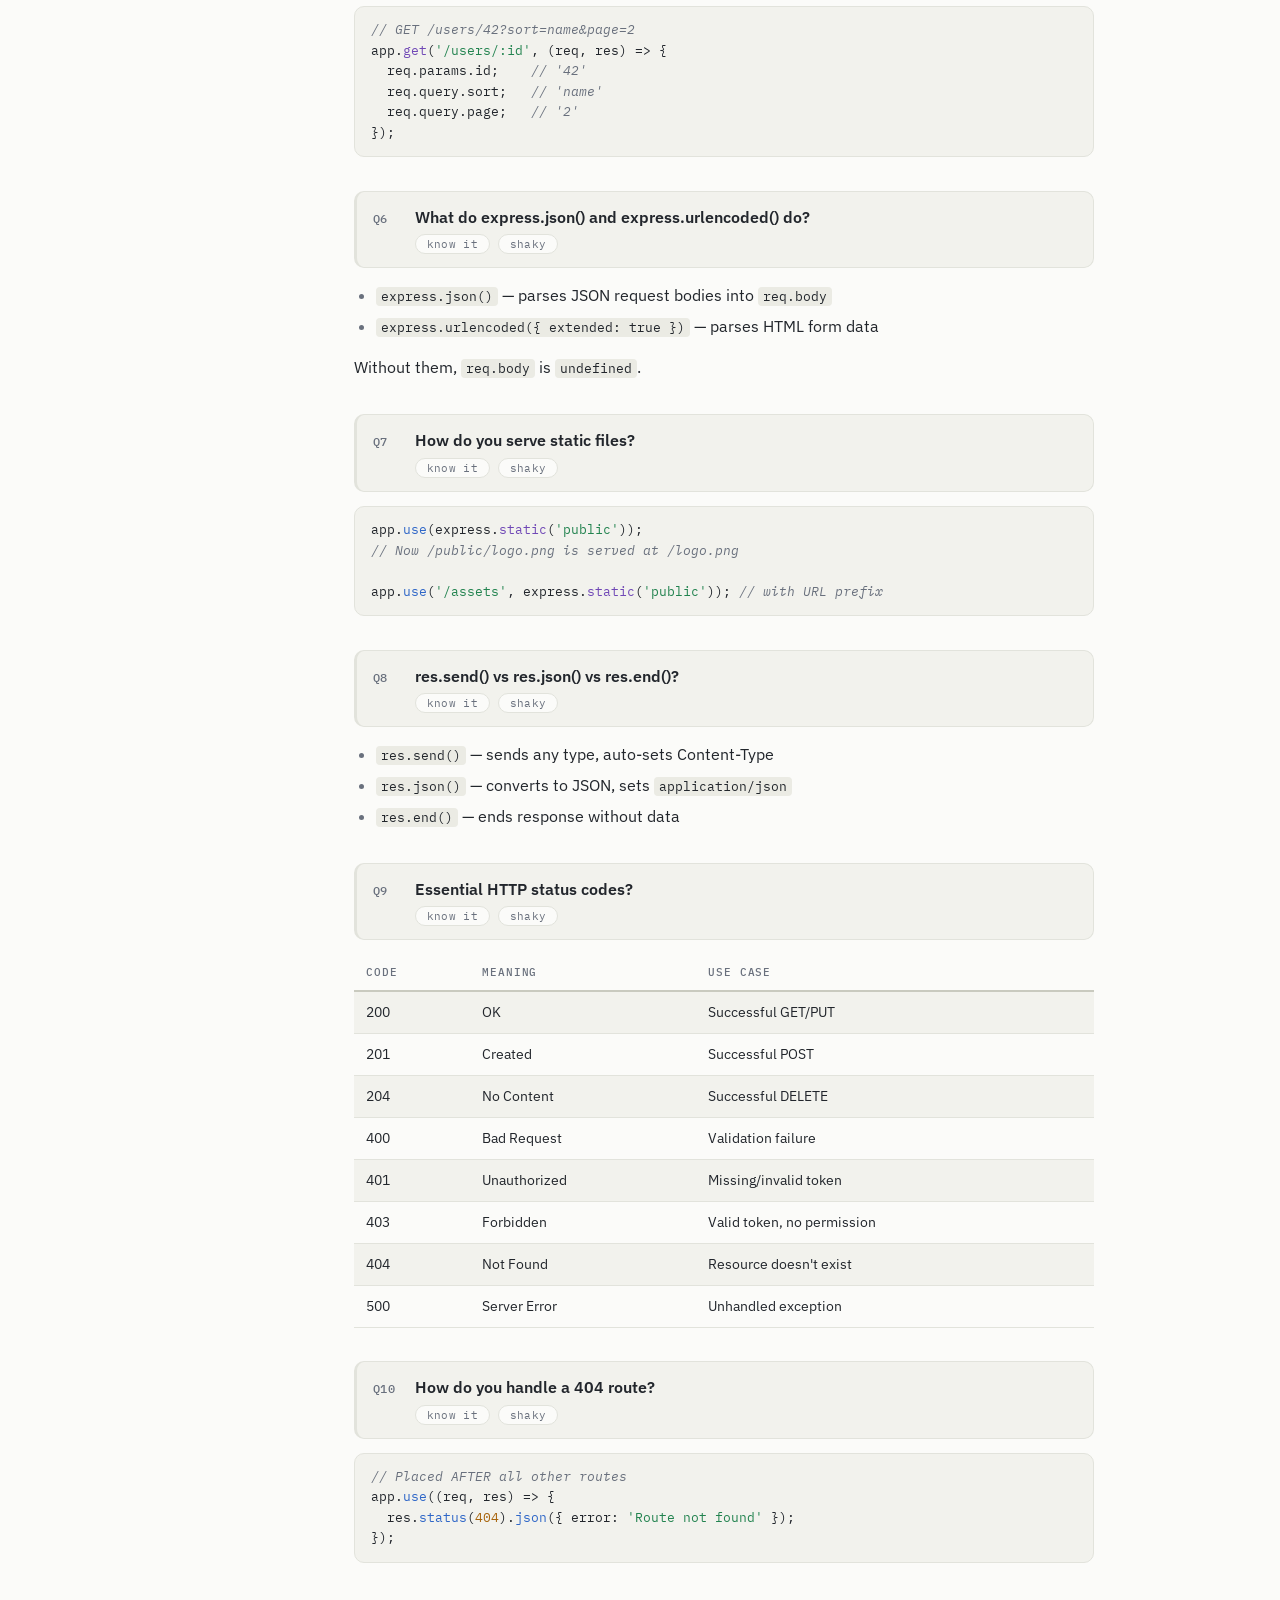
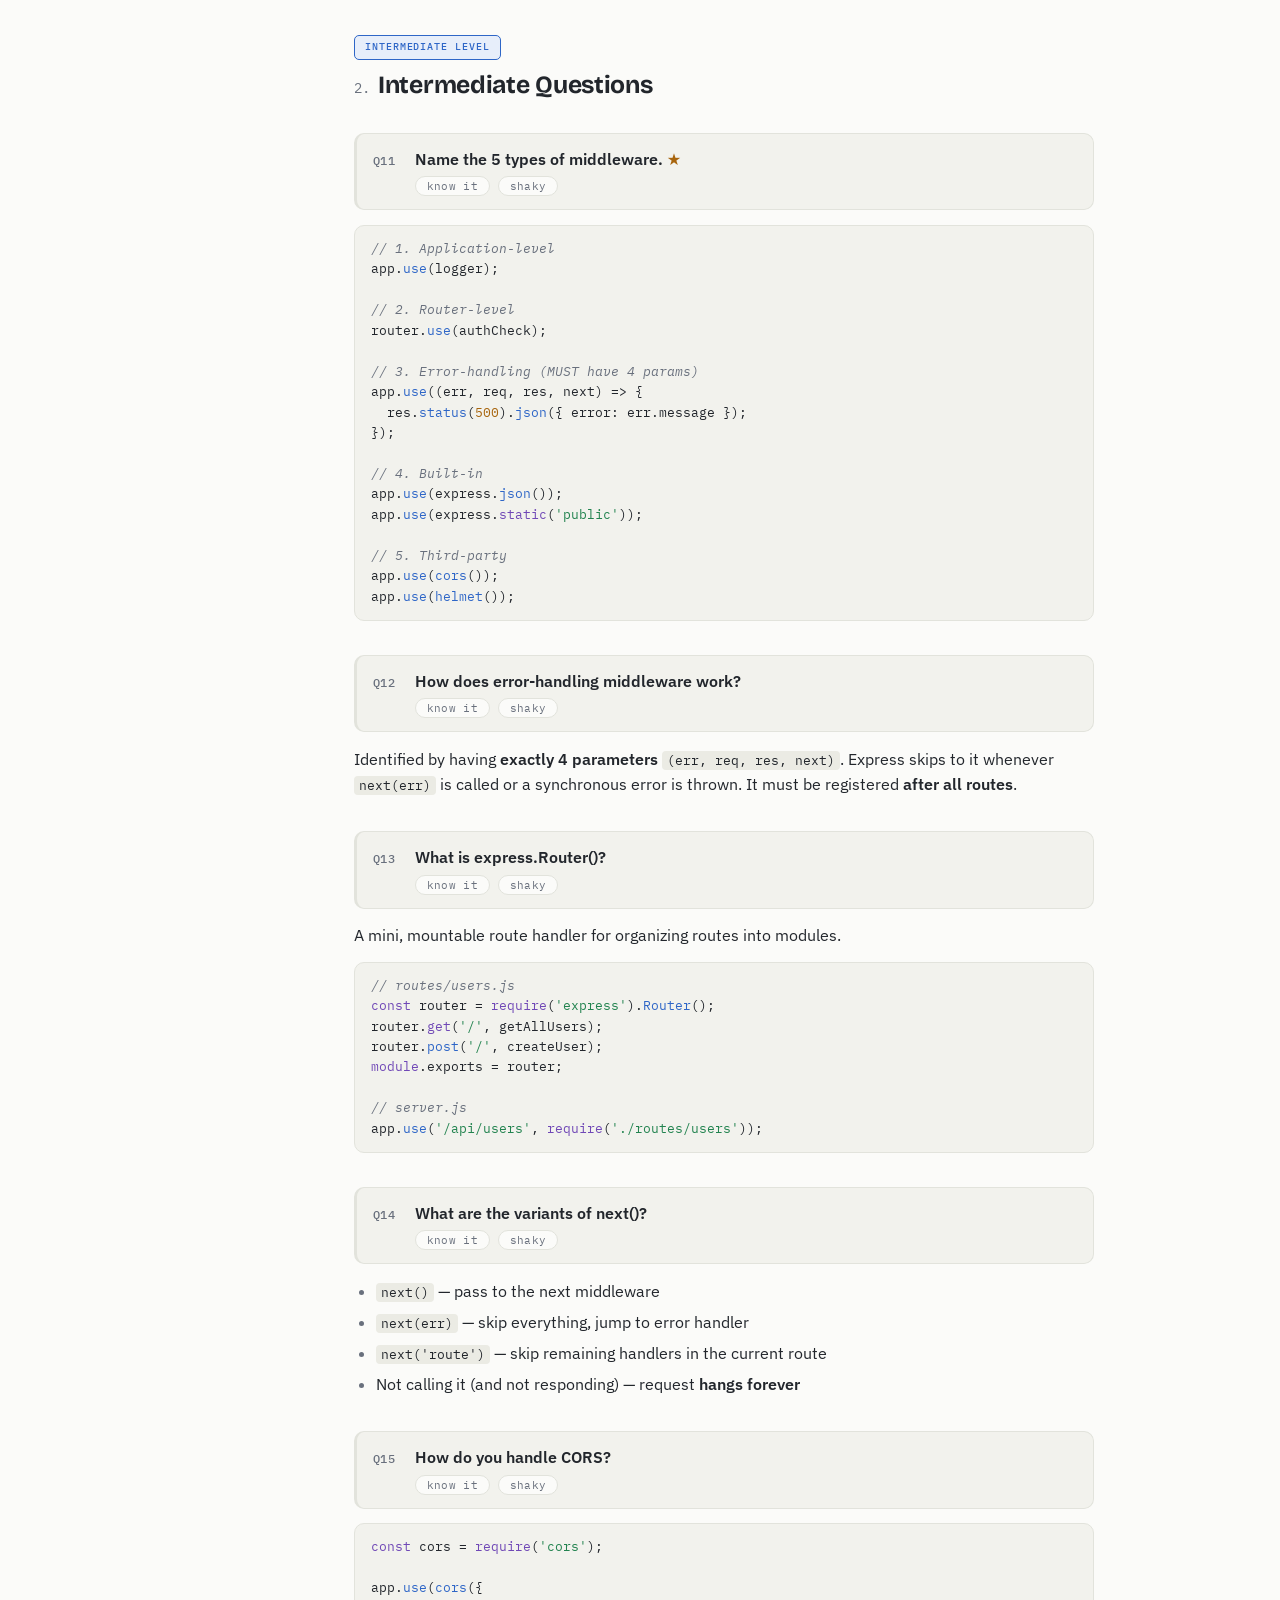
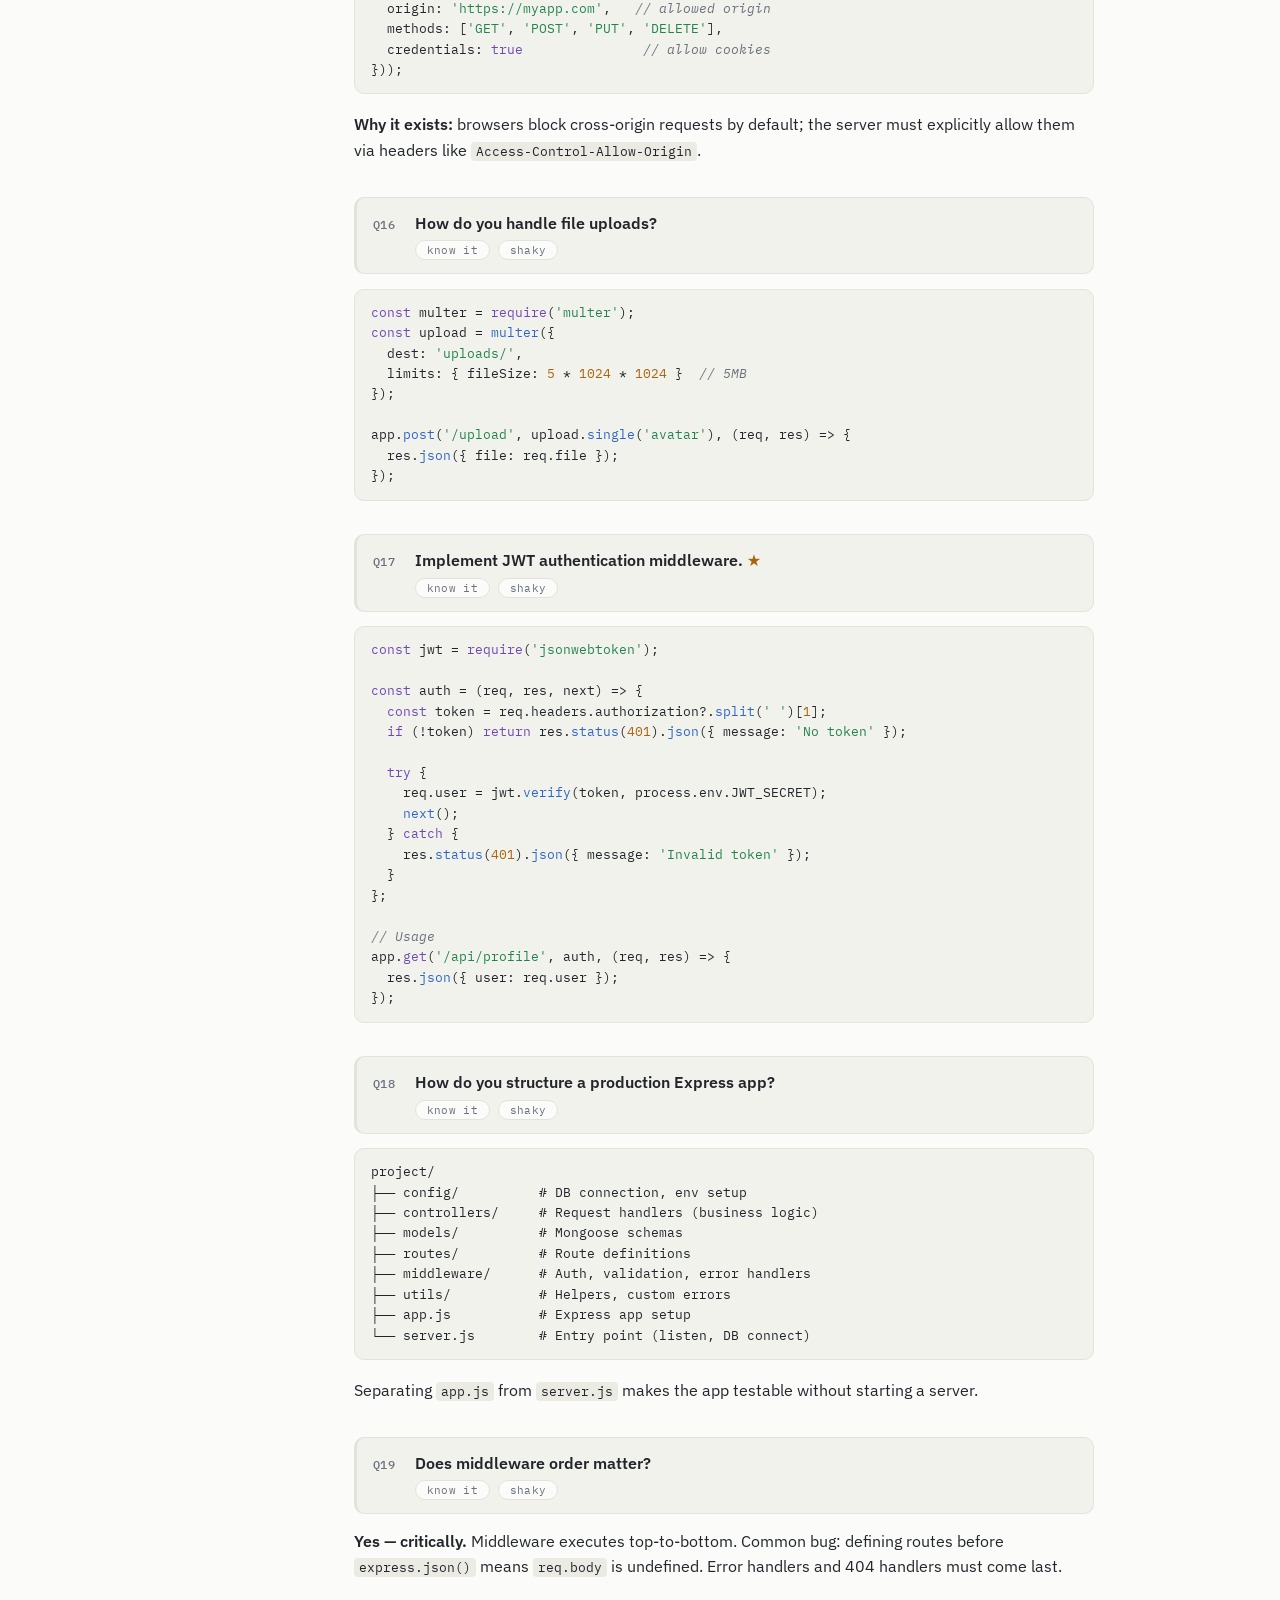
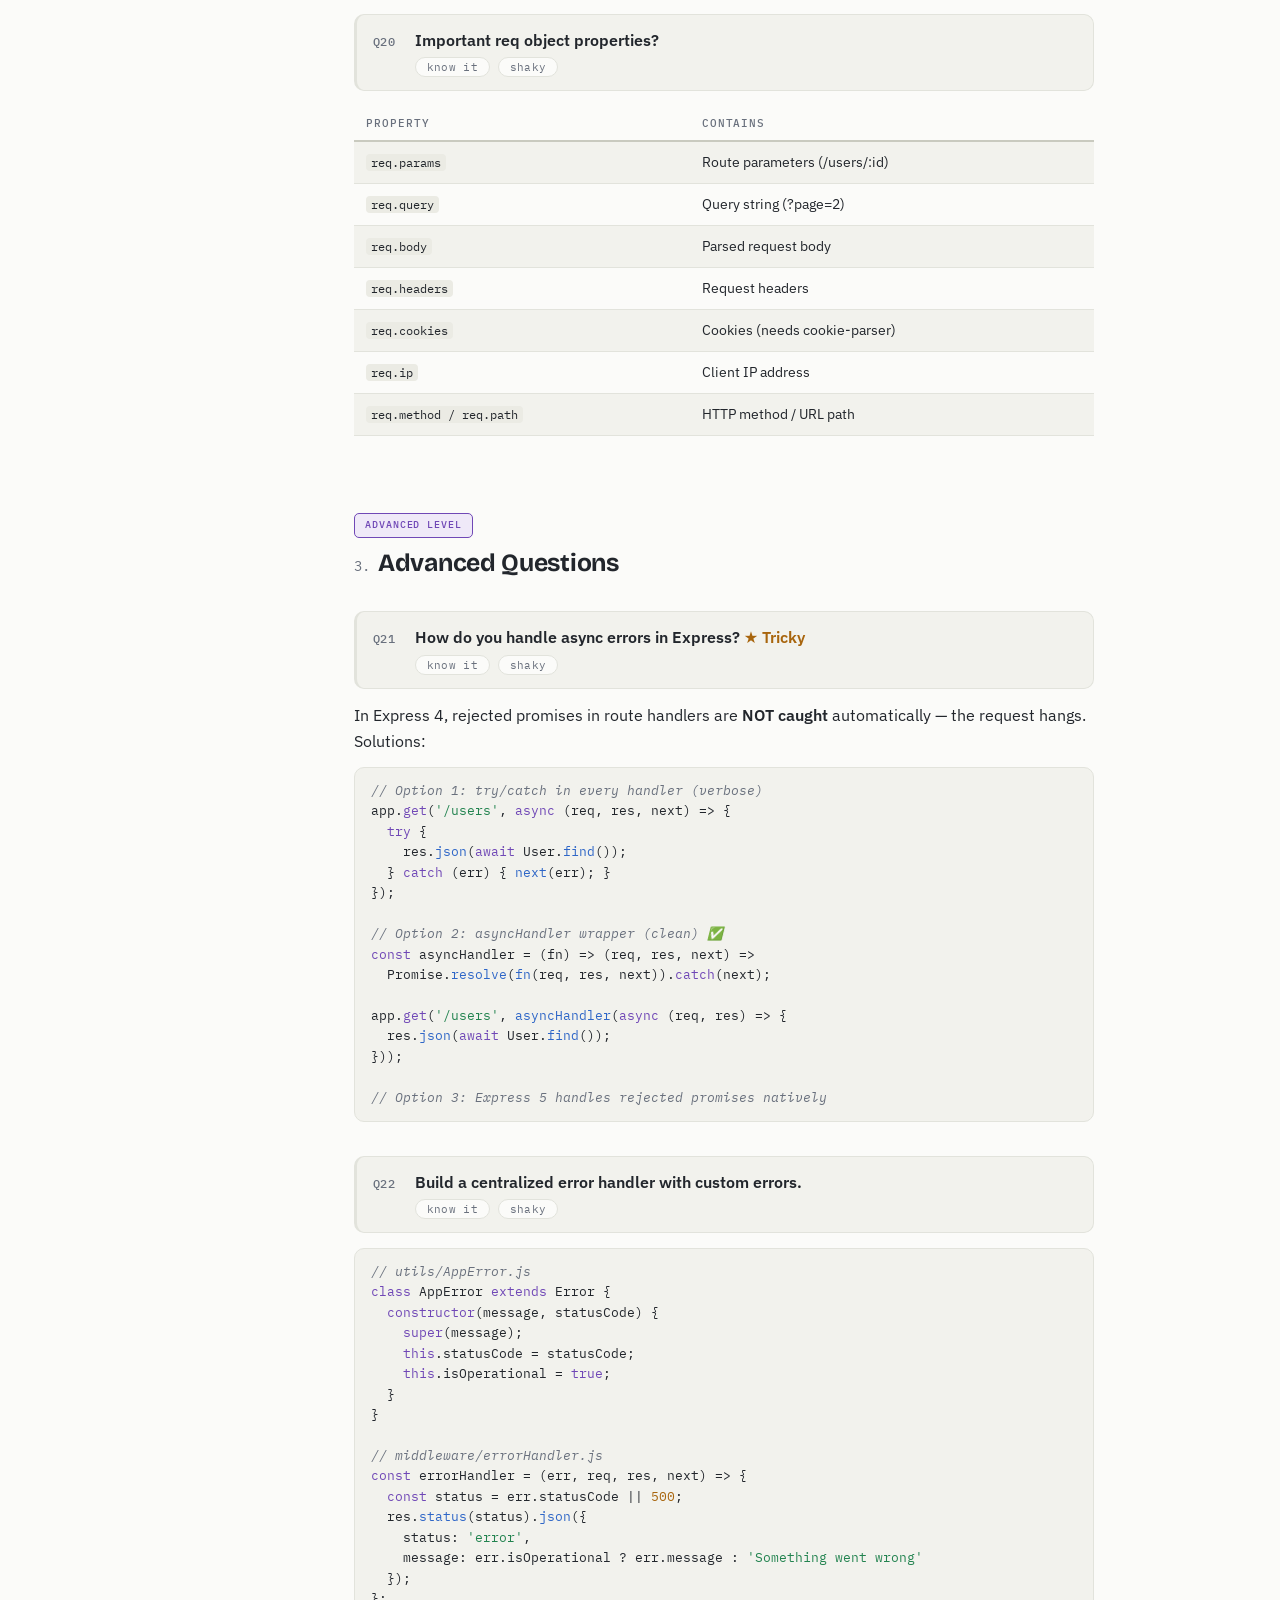
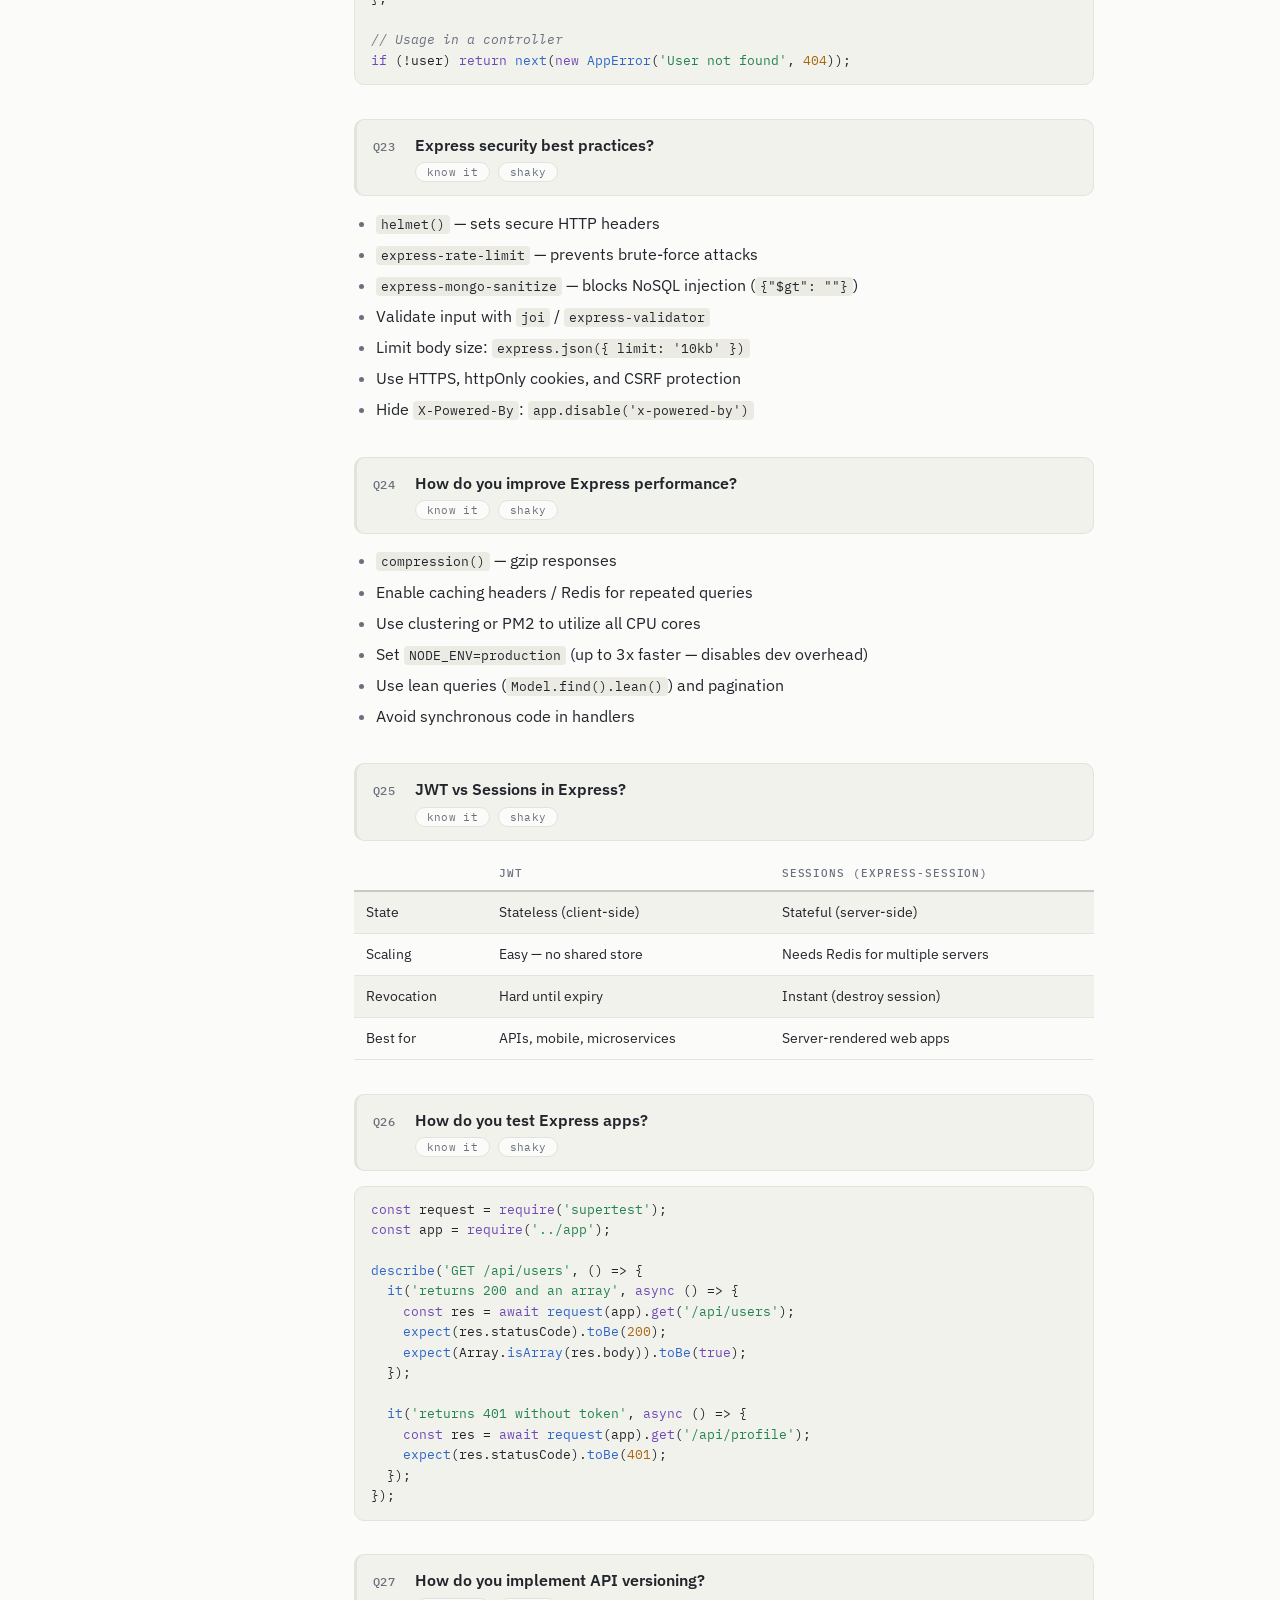
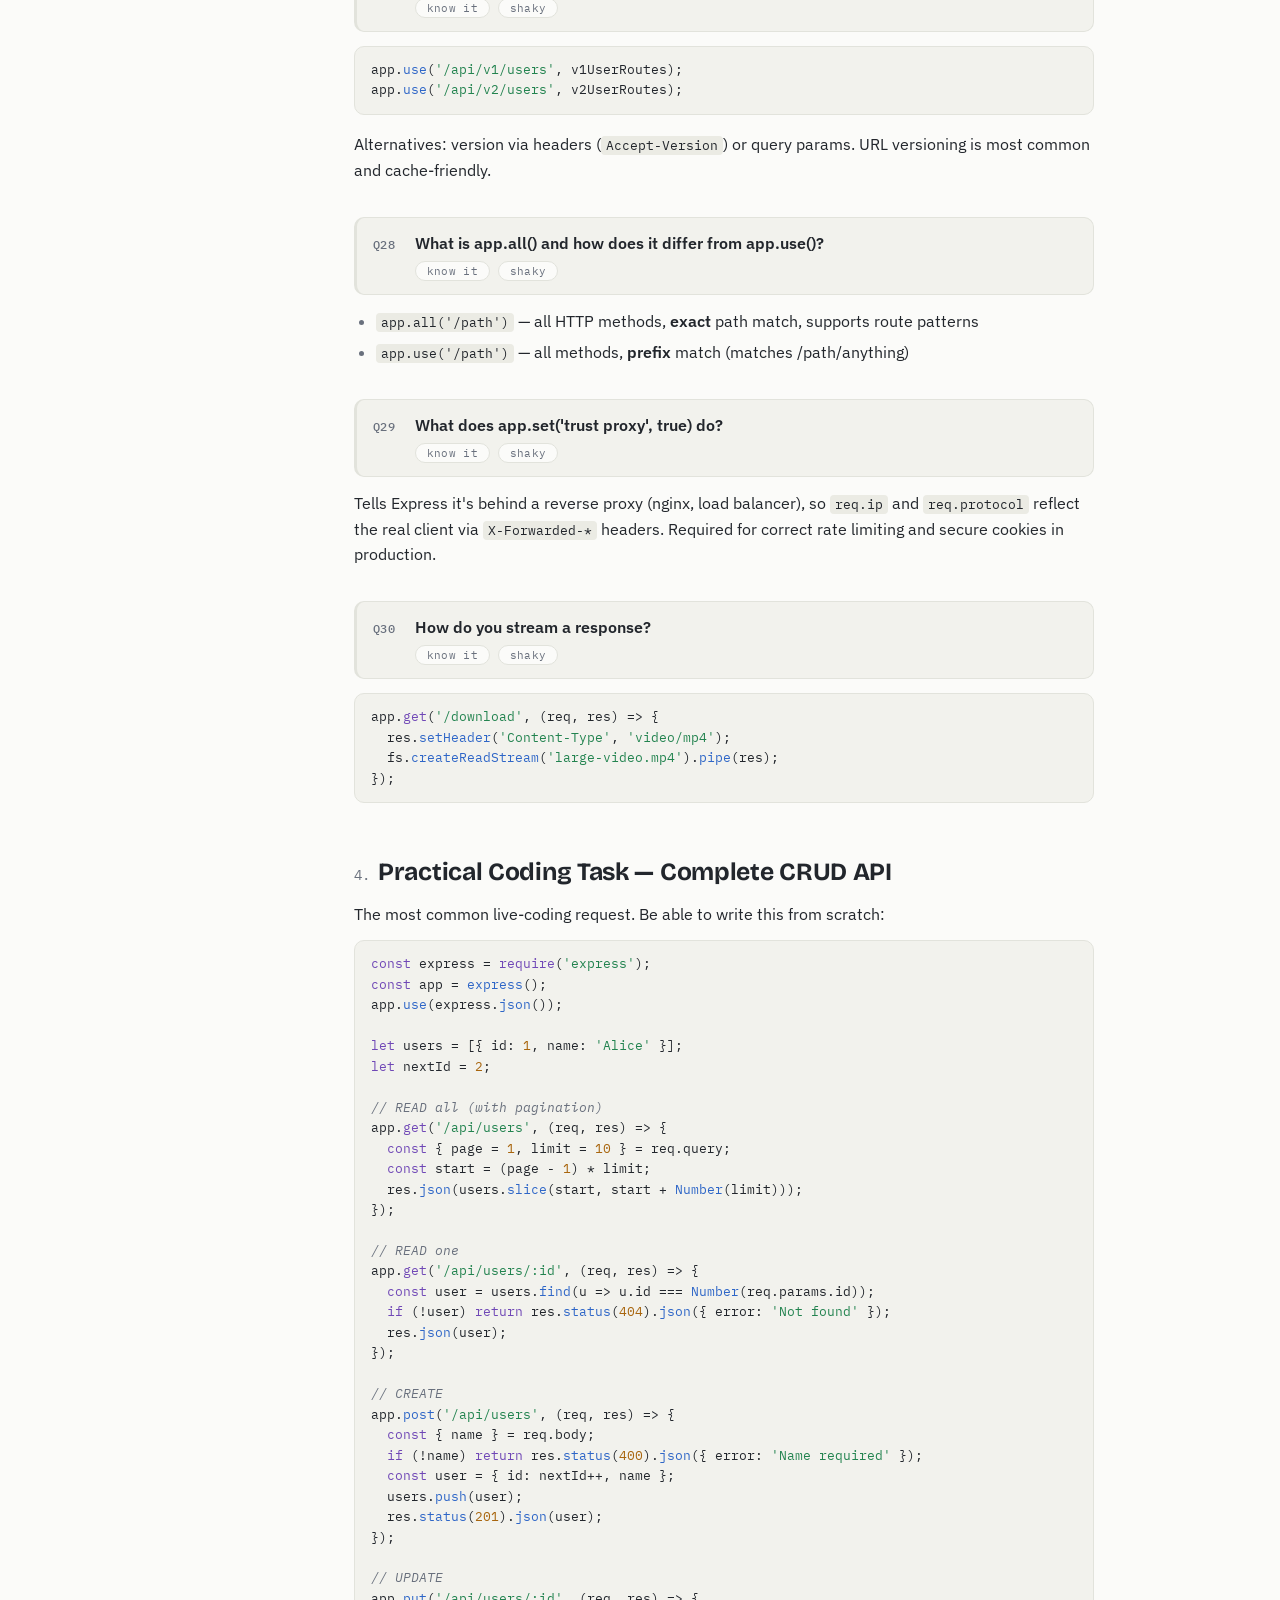
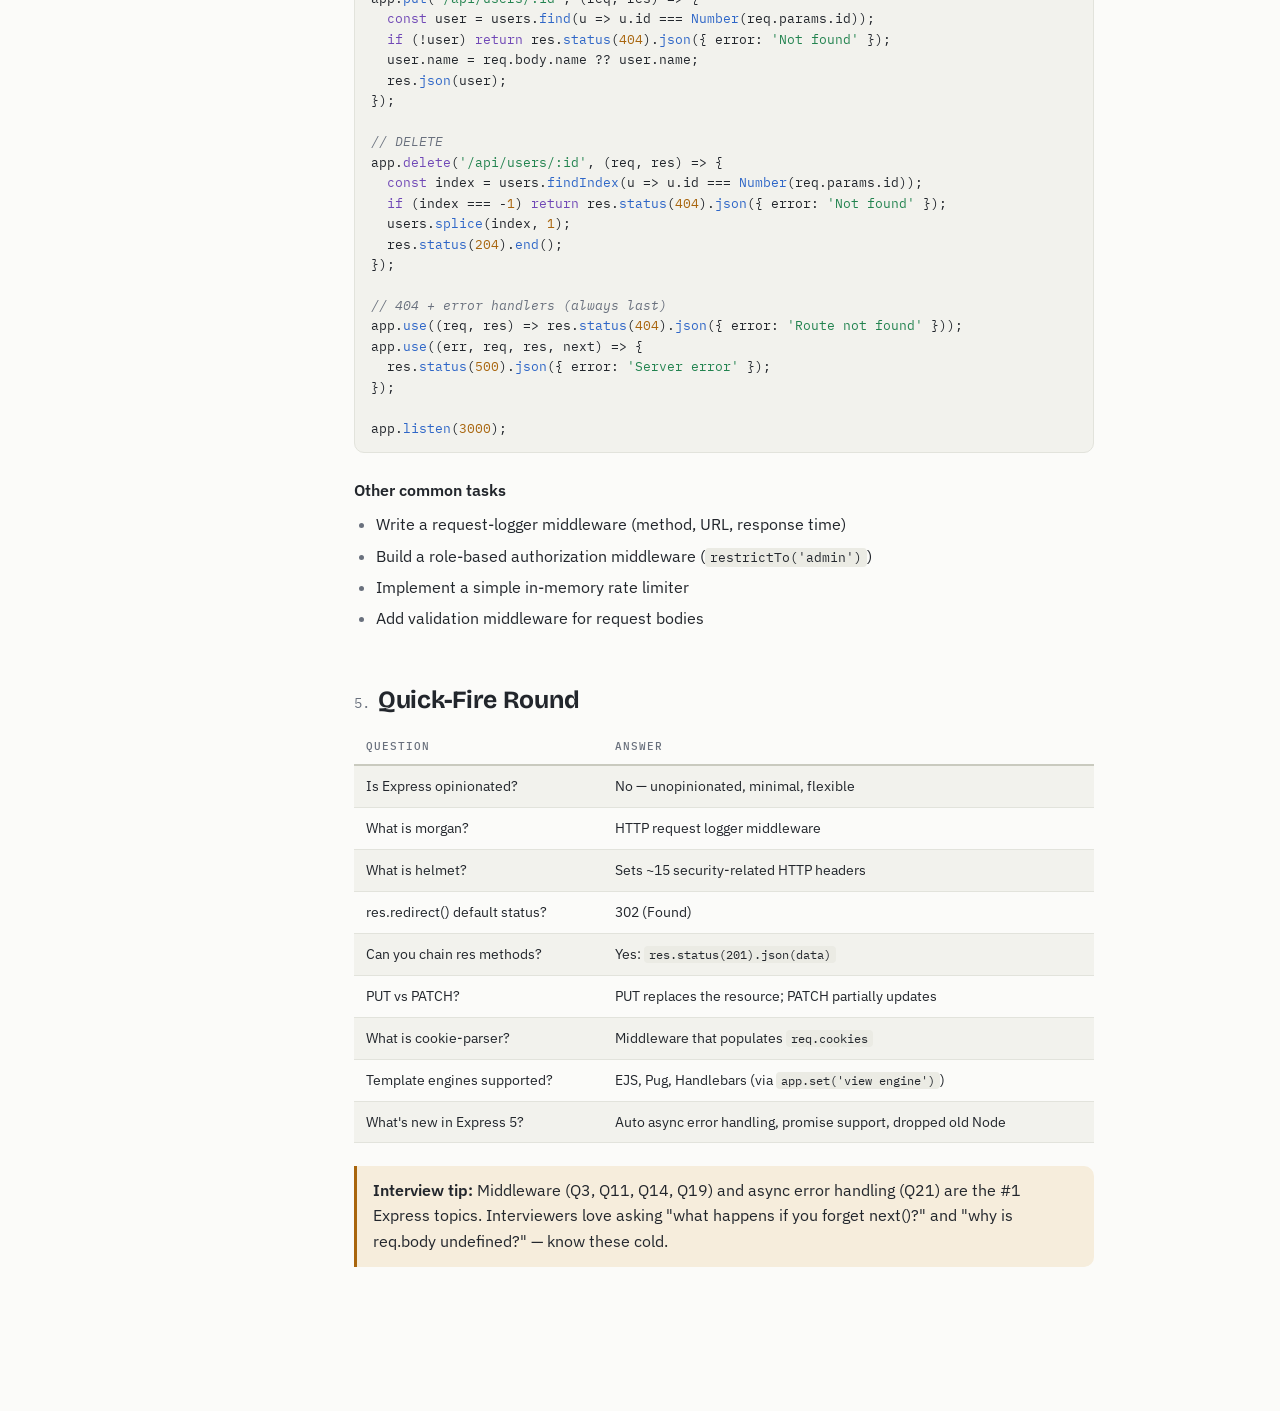
<file: express-interview.html>
<!doctype html>
<html lang="en">
  <head>
    <meta charset="UTF-8" />
    <meta name="viewport" content="width=device-width, initial-scale=1.0" />
    <title>Express.js Interview Questions — Complete Guide</title>
    <link rel="preconnect" href="https://fonts.googleapis.com" />
    <link rel="preconnect" href="https://fonts.gstatic.com" crossorigin />
    <link
      href="https://fonts.googleapis.com/css2?family=Bricolage+Grotesque:wght@600;700;800&family=IBM+Plex+Sans:wght@400;500;600&family=IBM+Plex+Mono:wght@400;500&display=swap"
      rel="stylesheet"
    />
    <link
      rel="icon"
      href="data:image/svg+xml,%3Csvg xmlns='http://www.w3.org/2000/svg' viewBox='0 0 32 32'%3E%3Crect width='32' height='32' rx='7' fill='%237048B6'/%3E%3Cpath d='M9 11l5 5-5 5' stroke='%23fff' stroke-width='2.6' fill='none' stroke-linecap='round' stroke-linejoin='round'/%3E%3Cpath d='M17.5 21.5h6' stroke='%23fff' stroke-width='2.6' stroke-linecap='round'/%3E%3C/svg%3E"
    />
    <link rel="stylesheet" href="assets/styles.css" />
    <script>
      // set theme before first paint
      (function () {
        var d = document.documentElement;
        d.className += " js";
        var t = null;
        try {
          t = localStorage.getItem("prep.theme");
        } catch (e) {}
        if (t !== "day" && t !== "night") {
          t =
            window.matchMedia &&
            window.matchMedia("(prefers-color-scheme: dark)").matches
              ? "night"
              : "day";
        }
        d.setAttribute("data-theme", t);
      })();
    </script>
    <script src="assets/app.js" defer></script>
  </head>
  <body class="page page--guide" data-topic="express">
    <header class="topbar">
      <a class="topbar__brand" href="index.html">MERN <span>Prep</span></a>
      <nav class="topbar__nav" aria-label="Site">
        <a href="index.html#guides">Guides</a>
        <a href="index.html#learn">Learn</a>
        <a href="index.html#practice">Practice</a>
      </nav>
      <div class="theme-switch" role="group" aria-label="Color theme">
        <button type="button" class="theme-switch__opt" data-set-theme="day">
          day
        </button>
        <button type="button" class="theme-switch__opt" data-set-theme="night">
          night
        </button>
      </div>
    </header>

    <!-- ============ COVER ============ -->
    <div class="cover">
      <h1>Express.js<br />Interview Questions</h1>
      <p>Complete Guide with Answers &amp; Code Examples</p>
      <p style="margin-top: 10px">
        Beginner &bull; Intermediate &bull; Advanced &bull; Coding Tasks
      </p>
      <div class="badge">30+ Questions Covered</div>
    </div>

    <!-- ============ BEGINNER ============ -->
    <span class="level beginner">BEGINNER LEVEL</span>
    <h1>1. Beginner Questions</h1>

    <div class="q">
      Q1: What is Express.js and why use it over plain Node.js?
    </div>
    <p>
      A minimal, unopinionated web framework for Node.js. Plain Node's
      <code>http</code> module requires manual URL parsing, routing, and body
      handling — Express provides routing, middleware, request parsing, and a
      cleaner API out of the box.
    </p>

    <div class="q">Q2: How do you create a basic Express server?</div>
    <pre><code>const express = require('express');
const app = express();

app.get('/', (req, res) => res.send('Hello World'));

app.listen(3000, () => console.log('Server on port 3000'));</code></pre>

    <div class="q">
      Q3: What is middleware? <span class="star">★ Most asked</span>
    </div>
    <p>
      Functions with access to <code>req</code>, <code>res</code>, and
      <code>next</code> that execute during the request-response cycle. They can
      modify request/response objects, end the cycle, or pass control via
      <code>next()</code>.
    </p>
    <pre><code>app.use((req, res, next) => {
  console.log(`${req.method} ${req.url}`);
  next(); // without this, the request hangs!
});</code></pre>

    <div class="q">Q4: app.get() vs app.use()?</div>
    <ul>
      <li>
        <code>app.get('/path')</code> — matches GET requests to the
        <strong>exact</strong> path
      </li>
      <li>
        <code>app.use('/path')</code> — matches <strong>all methods</strong> and
        any path <strong>starting with</strong> /path
      </li>
    </ul>

    <div class="q">Q5: Route params vs query params?</div>
    <pre><code>// GET /users/42?sort=name&amp;page=2
app.get('/users/:id', (req, res) => {
  req.params.id;    // '42'
  req.query.sort;   // 'name'
  req.query.page;   // '2'
});</code></pre>

    <div class="q">Q6: What do express.json() and express.urlencoded() do?</div>
    <ul>
      <li>
        <code>express.json()</code> — parses JSON request bodies into
        <code>req.body</code>
      </li>
      <li>
        <code>express.urlencoded({ extended: true })</code> — parses HTML form
        data
      </li>
    </ul>
    <p>Without them, <code>req.body</code> is <code>undefined</code>.</p>

    <div class="q">Q7: How do you serve static files?</div>
    <pre><code>app.use(express.static('public'));
// Now /public/logo.png is served at /logo.png

app.use('/assets', express.static('public')); // with URL prefix</code></pre>

    <div class="q">Q8: res.send() vs res.json() vs res.end()?</div>
    <ul>
      <li><code>res.send()</code> — sends any type, auto-sets Content-Type</li>
      <li>
        <code>res.json()</code> — converts to JSON, sets
        <code>application/json</code>
      </li>
      <li><code>res.end()</code> — ends response without data</li>
    </ul>

    <div class="q">Q9: Essential HTTP status codes?</div>
    <table>
      <tr>
        <th>Code</th>
        <th>Meaning</th>
        <th>Use case</th>
      </tr>
      <tr>
        <td>200</td>
        <td>OK</td>
        <td>Successful GET/PUT</td>
      </tr>
      <tr>
        <td>201</td>
        <td>Created</td>
        <td>Successful POST</td>
      </tr>
      <tr>
        <td>204</td>
        <td>No Content</td>
        <td>Successful DELETE</td>
      </tr>
      <tr>
        <td>400</td>
        <td>Bad Request</td>
        <td>Validation failure</td>
      </tr>
      <tr>
        <td>401</td>
        <td>Unauthorized</td>
        <td>Missing/invalid token</td>
      </tr>
      <tr>
        <td>403</td>
        <td>Forbidden</td>
        <td>Valid token, no permission</td>
      </tr>
      <tr>
        <td>404</td>
        <td>Not Found</td>
        <td>Resource doesn't exist</td>
      </tr>
      <tr>
        <td>500</td>
        <td>Server Error</td>
        <td>Unhandled exception</td>
      </tr>
    </table>

    <div class="q">Q10: How do you handle a 404 route?</div>
    <pre><code>// Placed AFTER all other routes
app.use((req, res) => {
  res.status(404).json({ error: 'Route not found' });
});</code></pre>

    <!-- ============ INTERMEDIATE ============ -->
    <div class="section"></div>
    <span class="level intermediate">INTERMEDIATE LEVEL</span>
    <h1>2. Intermediate Questions</h1>

    <div class="q">
      Q11: Name the 5 types of middleware. <span class="star">★</span>
    </div>
    <pre><code>// 1. Application-level
app.use(logger);

// 2. Router-level
router.use(authCheck);

// 3. Error-handling (MUST have 4 params)
app.use((err, req, res, next) => {
  res.status(500).json({ error: err.message });
});

// 4. Built-in
app.use(express.json());
app.use(express.static('public'));

// 5. Third-party
app.use(cors());
app.use(helmet());</code></pre>

    <div class="q">Q12: How does error-handling middleware work?</div>
    <p>
      Identified by having <strong>exactly 4 parameters</strong>
      <code>(err, req, res, next)</code>. Express skips to it whenever
      <code>next(err)</code> is called or a synchronous error is thrown. It must
      be registered <strong>after all routes</strong>.
    </p>

    <div class="q">Q13: What is express.Router()?</div>
    <p>A mini, mountable route handler for organizing routes into modules.</p>
    <pre><code>// routes/users.js
const router = require('express').Router();
router.get('/', getAllUsers);
router.post('/', createUser);
module.exports = router;

// server.js
app.use('/api/users', require('./routes/users'));</code></pre>

    <div class="q">Q14: What are the variants of next()?</div>
    <ul>
      <li><code>next()</code> — pass to the next middleware</li>
      <li><code>next(err)</code> — skip everything, jump to error handler</li>
      <li>
        <code>next('route')</code> — skip remaining handlers in the current
        route
      </li>
      <li>
        Not calling it (and not responding) — request
        <strong>hangs forever</strong>
      </li>
    </ul>

    <div class="q">Q15: How do you handle CORS?</div>
    <pre><code>const cors = require('cors');

app.use(cors({
  origin: 'https://myapp.com',   // allowed origin
  methods: ['GET', 'POST', 'PUT', 'DELETE'],
  credentials: true               // allow cookies
}));</code></pre>
    <p>
      <strong>Why it exists:</strong> browsers block cross-origin requests by
      default; the server must explicitly allow them via headers like
      <code>Access-Control-Allow-Origin</code>.
    </p>

    <div class="q">Q16: How do you handle file uploads?</div>
    <pre><code>const multer = require('multer');
const upload = multer({
  dest: 'uploads/',
  limits: { fileSize: 5 * 1024 * 1024 }  // 5MB
});

app.post('/upload', upload.single('avatar'), (req, res) => {
  res.json({ file: req.file });
});</code></pre>

    <div class="q">
      Q17: Implement JWT authentication middleware. <span class="star">★</span>
    </div>
    <pre><code>const jwt = require('jsonwebtoken');

const auth = (req, res, next) => {
  const token = req.headers.authorization?.split(' ')[1];
  if (!token) return res.status(401).json({ message: 'No token' });

  try {
    req.user = jwt.verify(token, process.env.JWT_SECRET);
    next();
  } catch {
    res.status(401).json({ message: 'Invalid token' });
  }
};

// Usage
app.get('/api/profile', auth, (req, res) => {
  res.json({ user: req.user });
});</code></pre>

    <div class="q">Q18: How do you structure a production Express app?</div>
    <pre><code>project/
├── config/          # DB connection, env setup
├── controllers/     # Request handlers (business logic)
├── models/          # Mongoose schemas
├── routes/          # Route definitions
├── middleware/      # Auth, validation, error handlers
├── utils/           # Helpers, custom errors
├── app.js           # Express app setup
└── server.js        # Entry point (listen, DB connect)</code></pre>
    <p>
      Separating <code>app.js</code> from <code>server.js</code> makes the app
      testable without starting a server.
    </p>

    <div class="q">Q19: Does middleware order matter?</div>
    <p>
      <strong>Yes — critically.</strong> Middleware executes top-to-bottom.
      Common bug: defining routes before <code>express.json()</code> means
      <code>req.body</code> is undefined. Error handlers and 404 handlers must
      come last.
    </p>

    <div class="q">Q20: Important req object properties?</div>
    <table>
      <tr>
        <th>Property</th>
        <th>Contains</th>
      </tr>
      <tr>
        <td><code>req.params</code></td>
        <td>Route parameters (/users/:id)</td>
      </tr>
      <tr>
        <td><code>req.query</code></td>
        <td>Query string (?page=2)</td>
      </tr>
      <tr>
        <td><code>req.body</code></td>
        <td>Parsed request body</td>
      </tr>
      <tr>
        <td><code>req.headers</code></td>
        <td>Request headers</td>
      </tr>
      <tr>
        <td><code>req.cookies</code></td>
        <td>Cookies (needs cookie-parser)</td>
      </tr>
      <tr>
        <td><code>req.ip</code></td>
        <td>Client IP address</td>
      </tr>
      <tr>
        <td><code>req.method / req.path</code></td>
        <td>HTTP method / URL path</td>
      </tr>
    </table>

    <!-- ============ ADVANCED ============ -->
    <div class="section"></div>
    <span class="level advanced">ADVANCED LEVEL</span>
    <h1>3. Advanced Questions</h1>

    <div class="q">
      Q21: How do you handle async errors in Express?
      <span class="star">★ Tricky</span>
    </div>
    <p>
      In Express 4, rejected promises in route handlers are
      <strong>NOT caught</strong> automatically — the request hangs. Solutions:
    </p>
    <pre><code>// Option 1: try/catch in every handler (verbose)
app.get('/users', async (req, res, next) => {
  try {
    res.json(await User.find());
  } catch (err) { next(err); }
});

// Option 2: asyncHandler wrapper (clean) ✅
const asyncHandler = (fn) => (req, res, next) =>
  Promise.resolve(fn(req, res, next)).catch(next);

app.get('/users', asyncHandler(async (req, res) => {
  res.json(await User.find());
}));

// Option 3: Express 5 handles rejected promises natively</code></pre>

    <div class="q">
      Q22: Build a centralized error handler with custom errors.
    </div>
    <pre><code>// utils/AppError.js
class AppError extends Error {
  constructor(message, statusCode) {
    super(message);
    this.statusCode = statusCode;
    this.isOperational = true;
  }
}

// middleware/errorHandler.js
const errorHandler = (err, req, res, next) => {
  const status = err.statusCode || 500;
  res.status(status).json({
    status: 'error',
    message: err.isOperational ? err.message : 'Something went wrong'
  });
};

// Usage in a controller
if (!user) return next(new AppError('User not found', 404));</code></pre>

    <div class="q">Q23: Express security best practices?</div>
    <ul>
      <li><code>helmet()</code> — sets secure HTTP headers</li>
      <li><code>express-rate-limit</code> — prevents brute-force attacks</li>
      <li>
        <code>express-mongo-sanitize</code> — blocks NoSQL injection (<code
          >{"$gt": ""}</code
        >)
      </li>
      <li>
        Validate input with <code>joi</code> / <code>express-validator</code>
      </li>
      <li>Limit body size: <code>express.json({ limit: '10kb' })</code></li>
      <li>Use HTTPS, httpOnly cookies, and CSRF protection</li>
      <li>
        Hide <code>X-Powered-By</code>: <code>app.disable('x-powered-by')</code>
      </li>
    </ul>

    <div class="q">Q24: How do you improve Express performance?</div>
    <ul>
      <li><code>compression()</code> — gzip responses</li>
      <li>Enable caching headers / Redis for repeated queries</li>
      <li>Use clustering or PM2 to utilize all CPU cores</li>
      <li>
        Set <code>NODE_ENV=production</code> (up to 3x faster — disables dev
        overhead)
      </li>
      <li>
        Use lean queries (<code>Model.find().lean()</code>) and pagination
      </li>
      <li>Avoid synchronous code in handlers</li>
    </ul>

    <div class="q">Q25: JWT vs Sessions in Express?</div>
    <table>
      <tr>
        <th></th>
        <th>JWT</th>
        <th>Sessions (express-session)</th>
      </tr>
      <tr>
        <td>State</td>
        <td>Stateless (client-side)</td>
        <td>Stateful (server-side)</td>
      </tr>
      <tr>
        <td>Scaling</td>
        <td>Easy — no shared store</td>
        <td>Needs Redis for multiple servers</td>
      </tr>
      <tr>
        <td>Revocation</td>
        <td>Hard until expiry</td>
        <td>Instant (destroy session)</td>
      </tr>
      <tr>
        <td>Best for</td>
        <td>APIs, mobile, microservices</td>
        <td>Server-rendered web apps</td>
      </tr>
    </table>

    <div class="q">Q26: How do you test Express apps?</div>
    <pre><code>const request = require('supertest');
const app = require('../app');

describe('GET /api/users', () => {
  it('returns 200 and an array', async () => {
    const res = await request(app).get('/api/users');
    expect(res.statusCode).toBe(200);
    expect(Array.isArray(res.body)).toBe(true);
  });

  it('returns 401 without token', async () => {
    const res = await request(app).get('/api/profile');
    expect(res.statusCode).toBe(401);
  });
});</code></pre>

    <div class="q">Q27: How do you implement API versioning?</div>
    <pre><code>app.use('/api/v1/users', v1UserRoutes);
app.use('/api/v2/users', v2UserRoutes);</code></pre>
    <p>
      Alternatives: version via headers (<code>Accept-Version</code>) or query
      params. URL versioning is most common and cache-friendly.
    </p>

    <div class="q">
      Q28: What is app.all() and how does it differ from app.use()?
    </div>
    <ul>
      <li>
        <code>app.all('/path')</code> — all HTTP methods,
        <strong>exact</strong> path match, supports route patterns
      </li>
      <li>
        <code>app.use('/path')</code> — all methods,
        <strong>prefix</strong> match (matches /path/anything)
      </li>
    </ul>

    <div class="q">Q29: What does app.set('trust proxy', true) do?</div>
    <p>
      Tells Express it's behind a reverse proxy (nginx, load balancer), so
      <code>req.ip</code> and <code>req.protocol</code> reflect the real client
      via <code>X-Forwarded-*</code> headers. Required for correct rate limiting
      and secure cookies in production.
    </p>

    <div class="q">Q30: How do you stream a response?</div>
    <pre><code>app.get('/download', (req, res) => {
  res.setHeader('Content-Type', 'video/mp4');
  fs.createReadStream('large-video.mp4').pipe(res);
});</code></pre>

    <!-- ============ CODING TASKS ============ -->
    <div class="section"></div>
    <h1>4. Practical Coding Task — Complete CRUD API</h1>
    <p>
      The most common live-coding request. Be able to write this from scratch:
    </p>
    <pre><code>const express = require('express');
const app = express();
app.use(express.json());

let users = [{ id: 1, name: 'Alice' }];
let nextId = 2;

// READ all (with pagination)
app.get('/api/users', (req, res) => {
  const { page = 1, limit = 10 } = req.query;
  const start = (page - 1) * limit;
  res.json(users.slice(start, start + Number(limit)));
});

// READ one
app.get('/api/users/:id', (req, res) => {
  const user = users.find(u => u.id === Number(req.params.id));
  if (!user) return res.status(404).json({ error: 'Not found' });
  res.json(user);
});

// CREATE
app.post('/api/users', (req, res) => {
  const { name } = req.body;
  if (!name) return res.status(400).json({ error: 'Name required' });
  const user = { id: nextId++, name };
  users.push(user);
  res.status(201).json(user);
});

// UPDATE
app.put('/api/users/:id', (req, res) => {
  const user = users.find(u => u.id === Number(req.params.id));
  if (!user) return res.status(404).json({ error: 'Not found' });
  user.name = req.body.name ?? user.name;
  res.json(user);
});

// DELETE
app.delete('/api/users/:id', (req, res) => {
  const index = users.findIndex(u => u.id === Number(req.params.id));
  if (index === -1) return res.status(404).json({ error: 'Not found' });
  users.splice(index, 1);
  res.status(204).end();
});

// 404 + error handlers (always last)
app.use((req, res) => res.status(404).json({ error: 'Route not found' }));
app.use((err, req, res, next) => {
  res.status(500).json({ error: 'Server error' });
});

app.listen(3000);</code></pre>

    <h2>Other common tasks</h2>
    <ul>
      <li>Write a request-logger middleware (method, URL, response time)</li>
      <li>
        Build a role-based authorization middleware
        (<code>restrictTo('admin')</code>)
      </li>
      <li>Implement a simple in-memory rate limiter</li>
      <li>Add validation middleware for request bodies</li>
    </ul>

    <!-- ============ QUICK FIRE ============ -->
    <h1>5. Quick-Fire Round</h1>
    <table>
      <tr>
        <th>Question</th>
        <th>Answer</th>
      </tr>
      <tr>
        <td>Is Express opinionated?</td>
        <td>No — unopinionated, minimal, flexible</td>
      </tr>
      <tr>
        <td>What is morgan?</td>
        <td>HTTP request logger middleware</td>
      </tr>
      <tr>
        <td>What is helmet?</td>
        <td>Sets ~15 security-related HTTP headers</td>
      </tr>
      <tr>
        <td>res.redirect() default status?</td>
        <td>302 (Found)</td>
      </tr>
      <tr>
        <td>Can you chain res methods?</td>
        <td>Yes: <code>res.status(201).json(data)</code></td>
      </tr>
      <tr>
        <td>PUT vs PATCH?</td>
        <td>PUT replaces the resource; PATCH partially updates</td>
      </tr>
      <tr>
        <td>What is cookie-parser?</td>
        <td>Middleware that populates <code>req.cookies</code></td>
      </tr>
      <tr>
        <td>Template engines supported?</td>
        <td>EJS, Pug, Handlebars (via <code>app.set('view engine')</code>)</td>
      </tr>
      <tr>
        <td>What's new in Express 5?</td>
        <td>Auto async error handling, promise support, dropped old Node</td>
      </tr>
    </table>

    <div class="tip">
      <strong>Interview tip:</strong> Middleware (Q3, Q11, Q14, Q19) and async
      error handling (Q21) are the #1 Express topics. Interviewers love asking
      "what happens if you forget next()?" and "why is req.body undefined?" —
      know these cold.
    </div>
  </body>
</html>
</file>
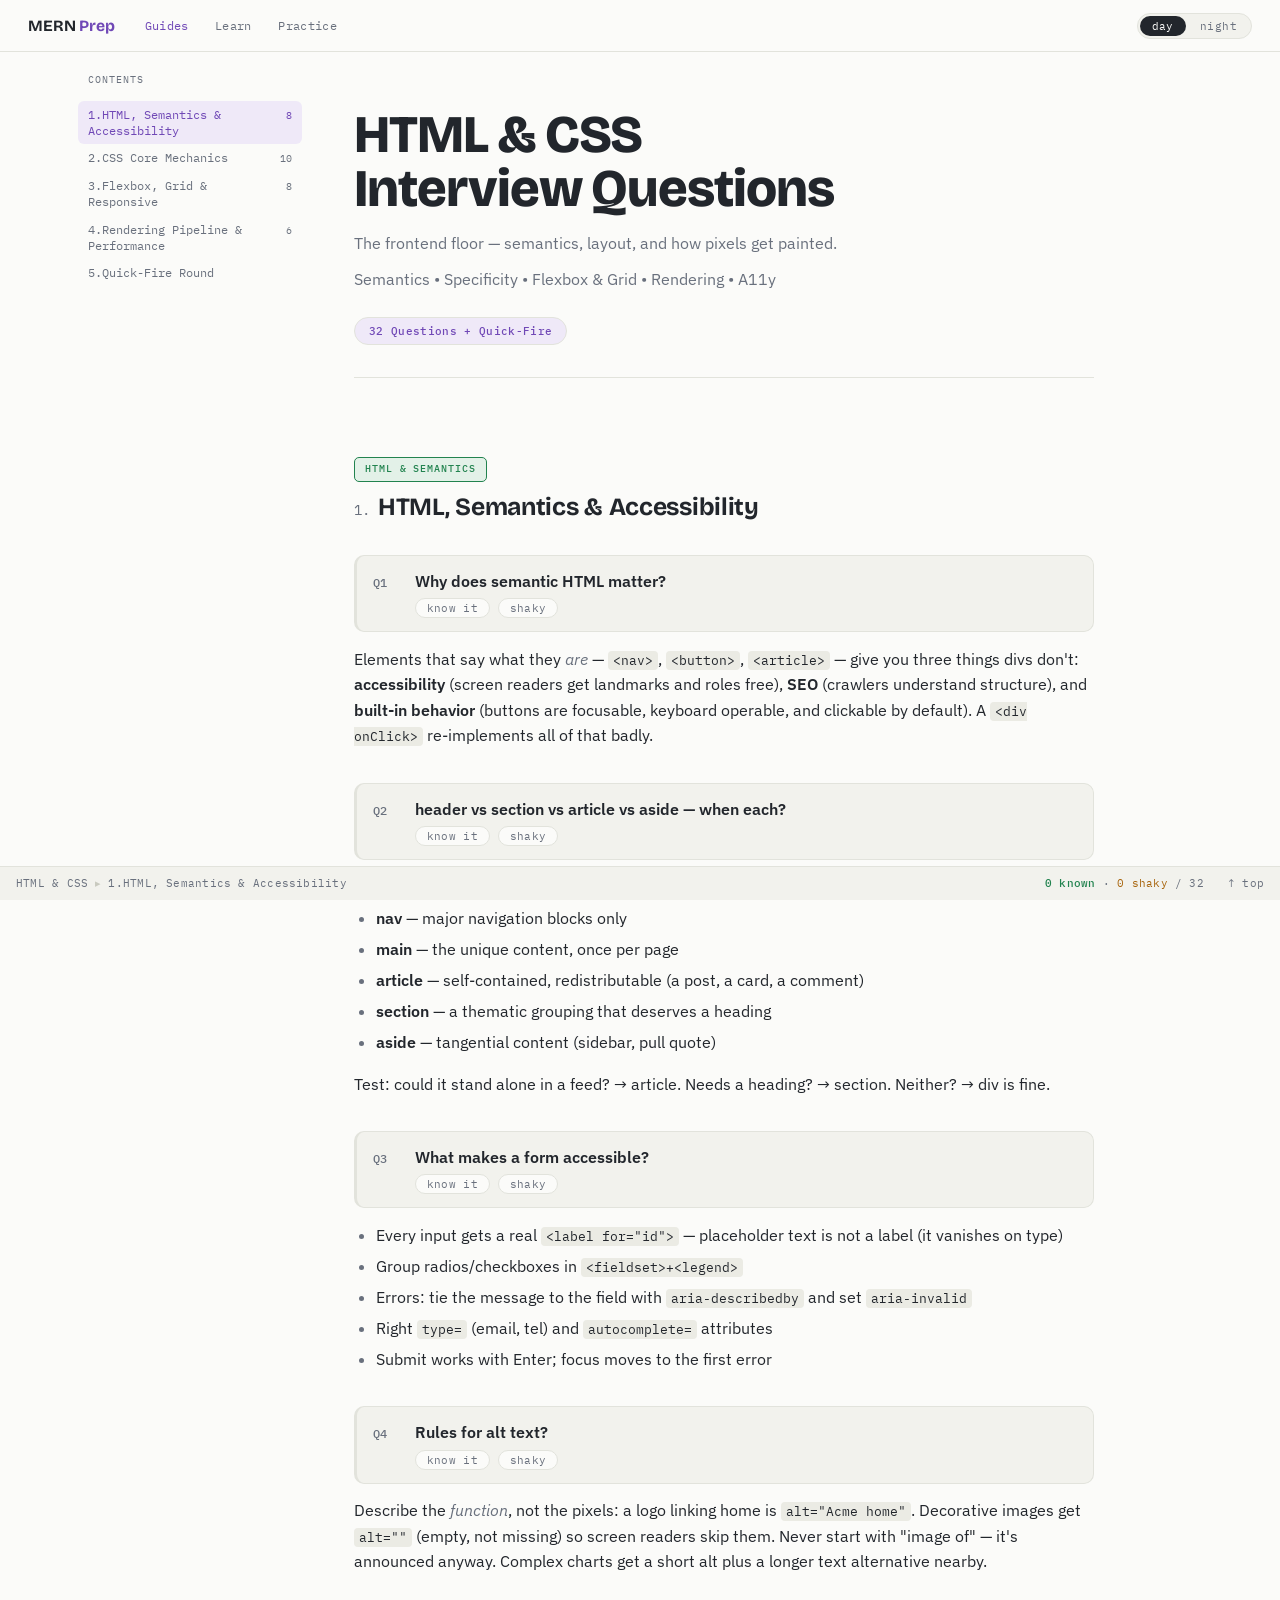
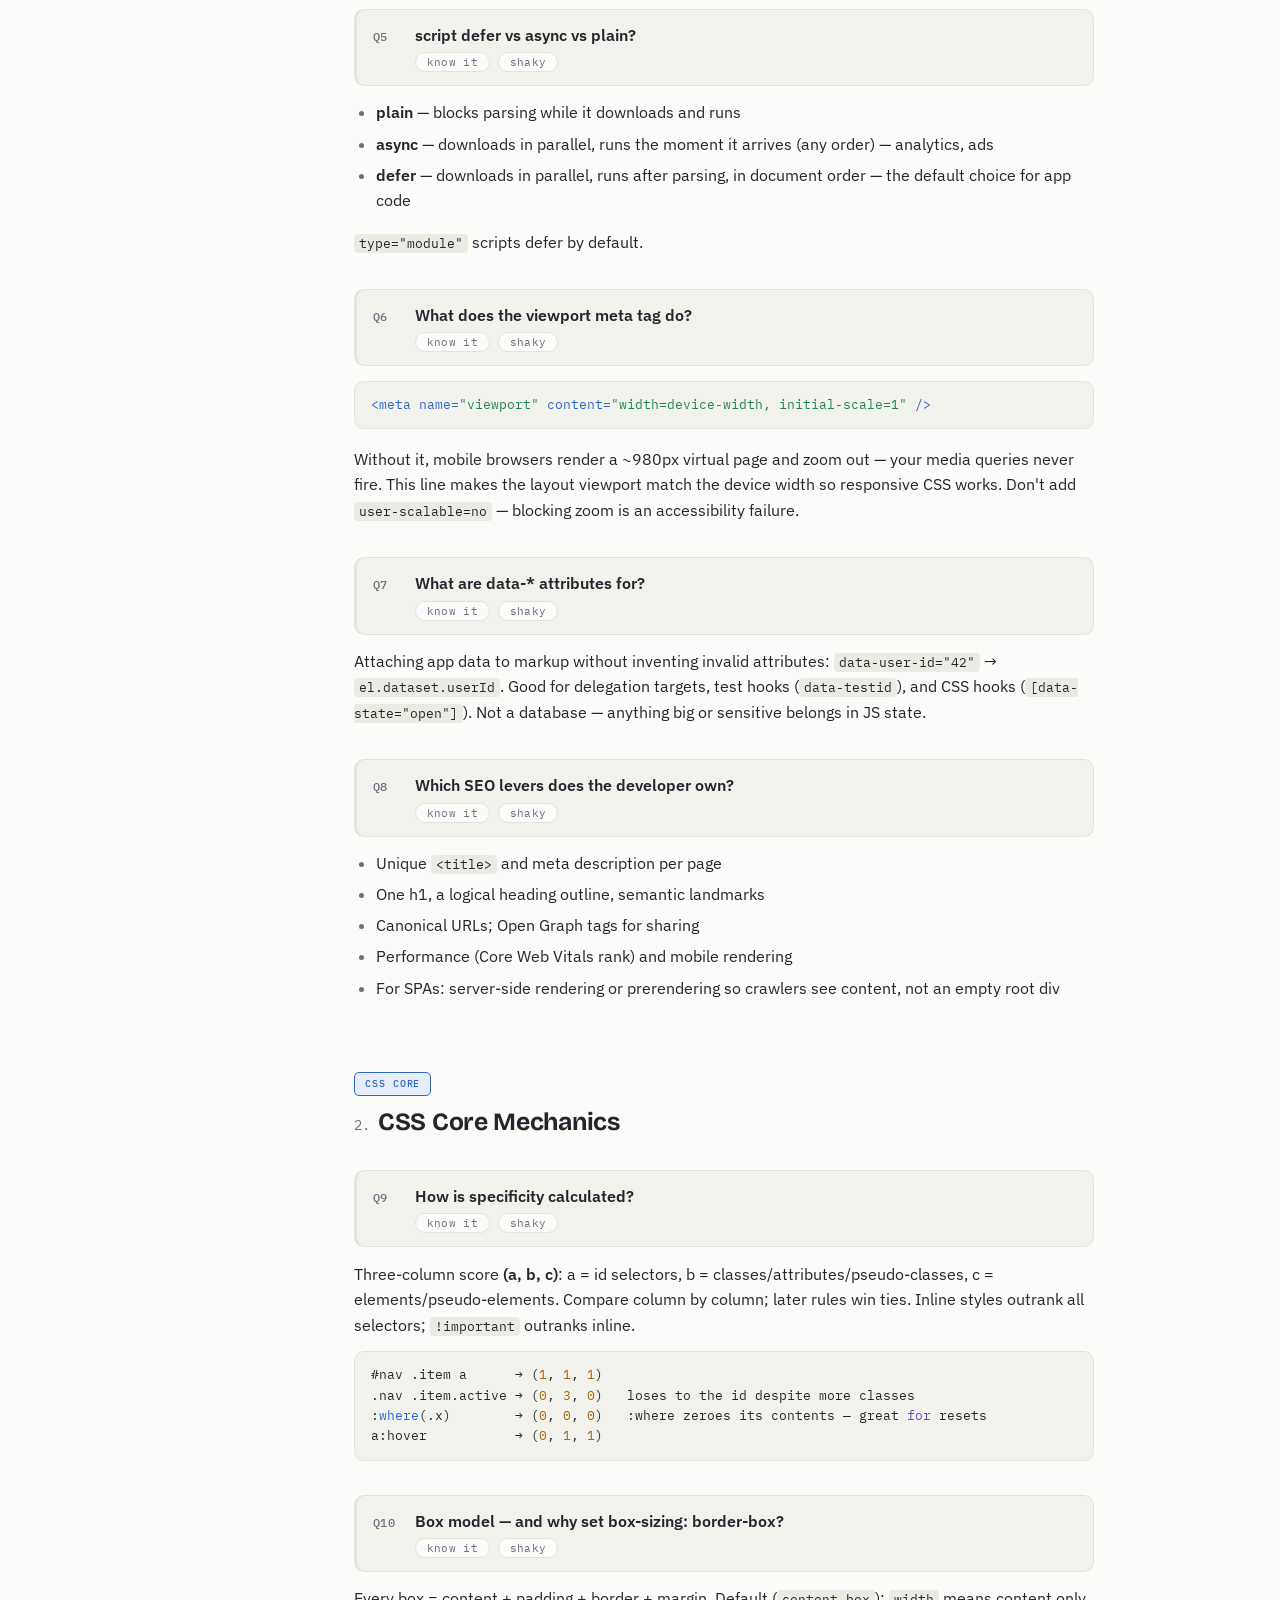
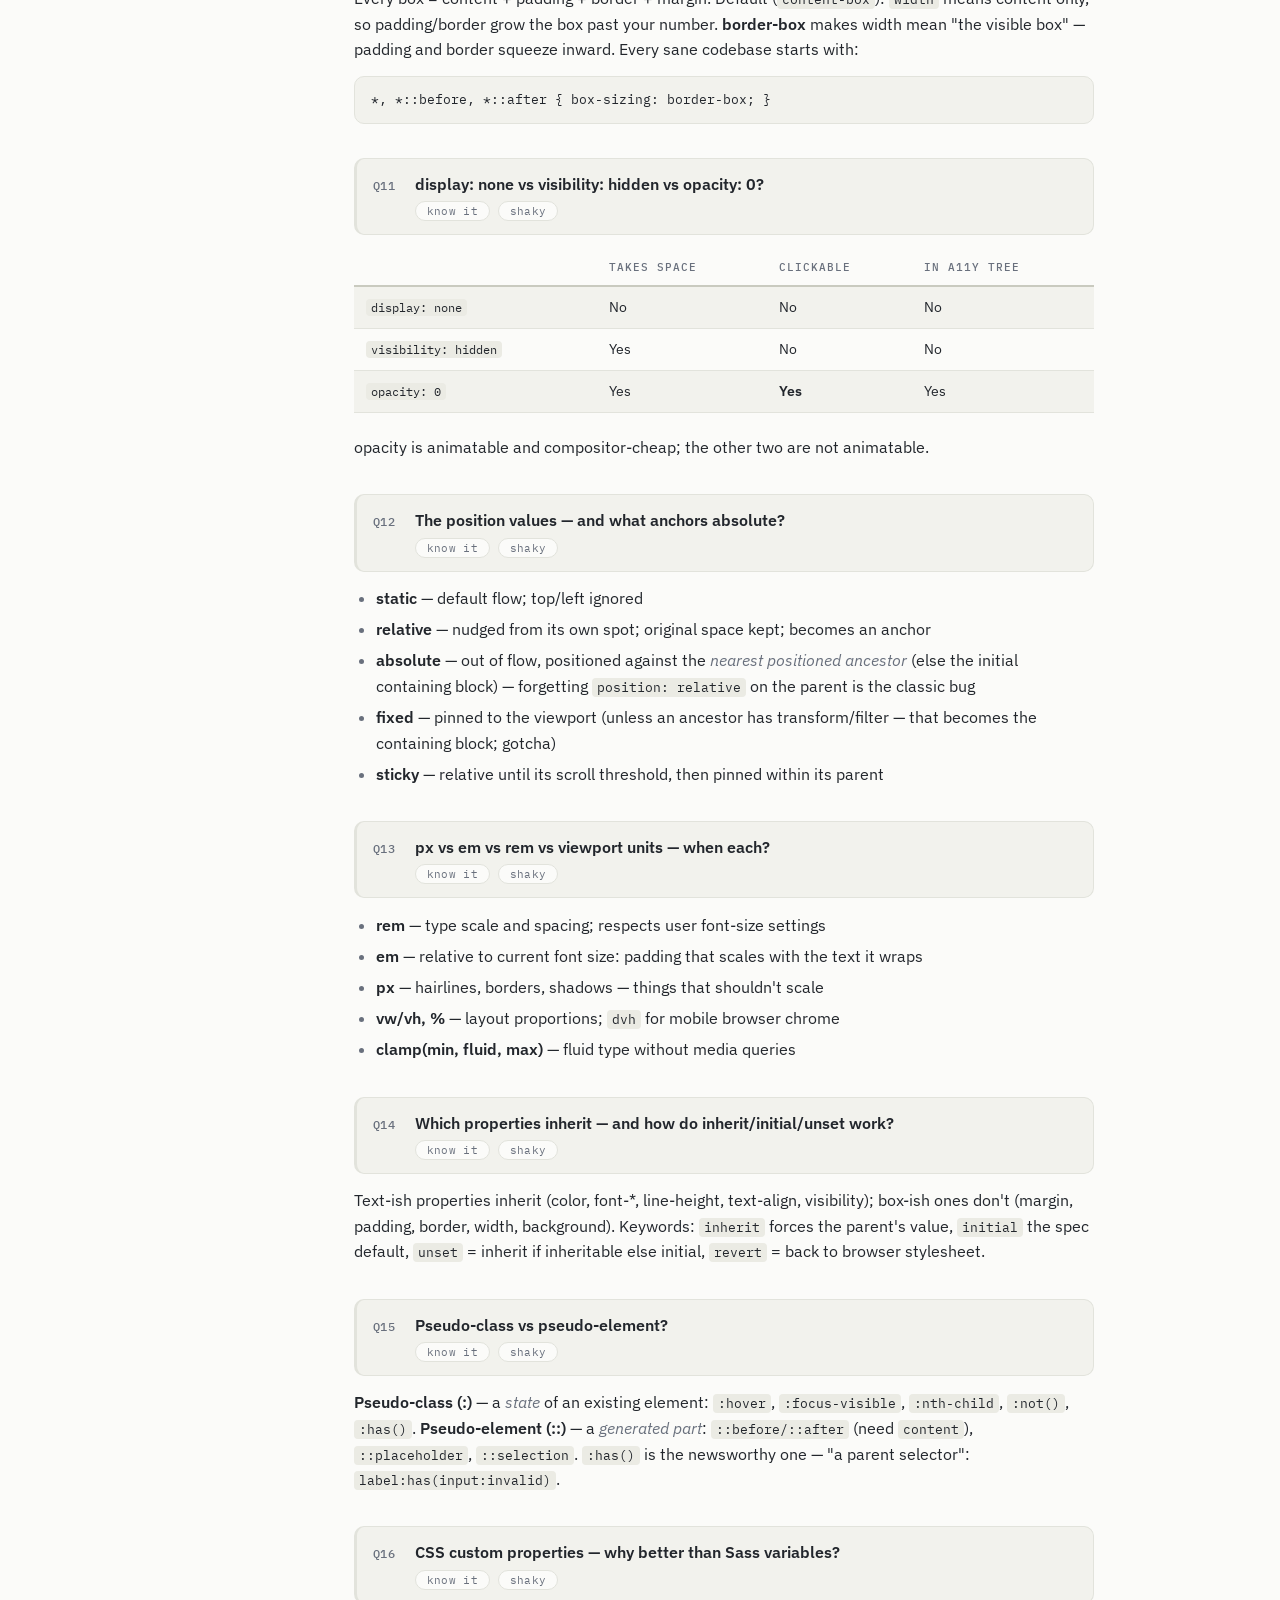
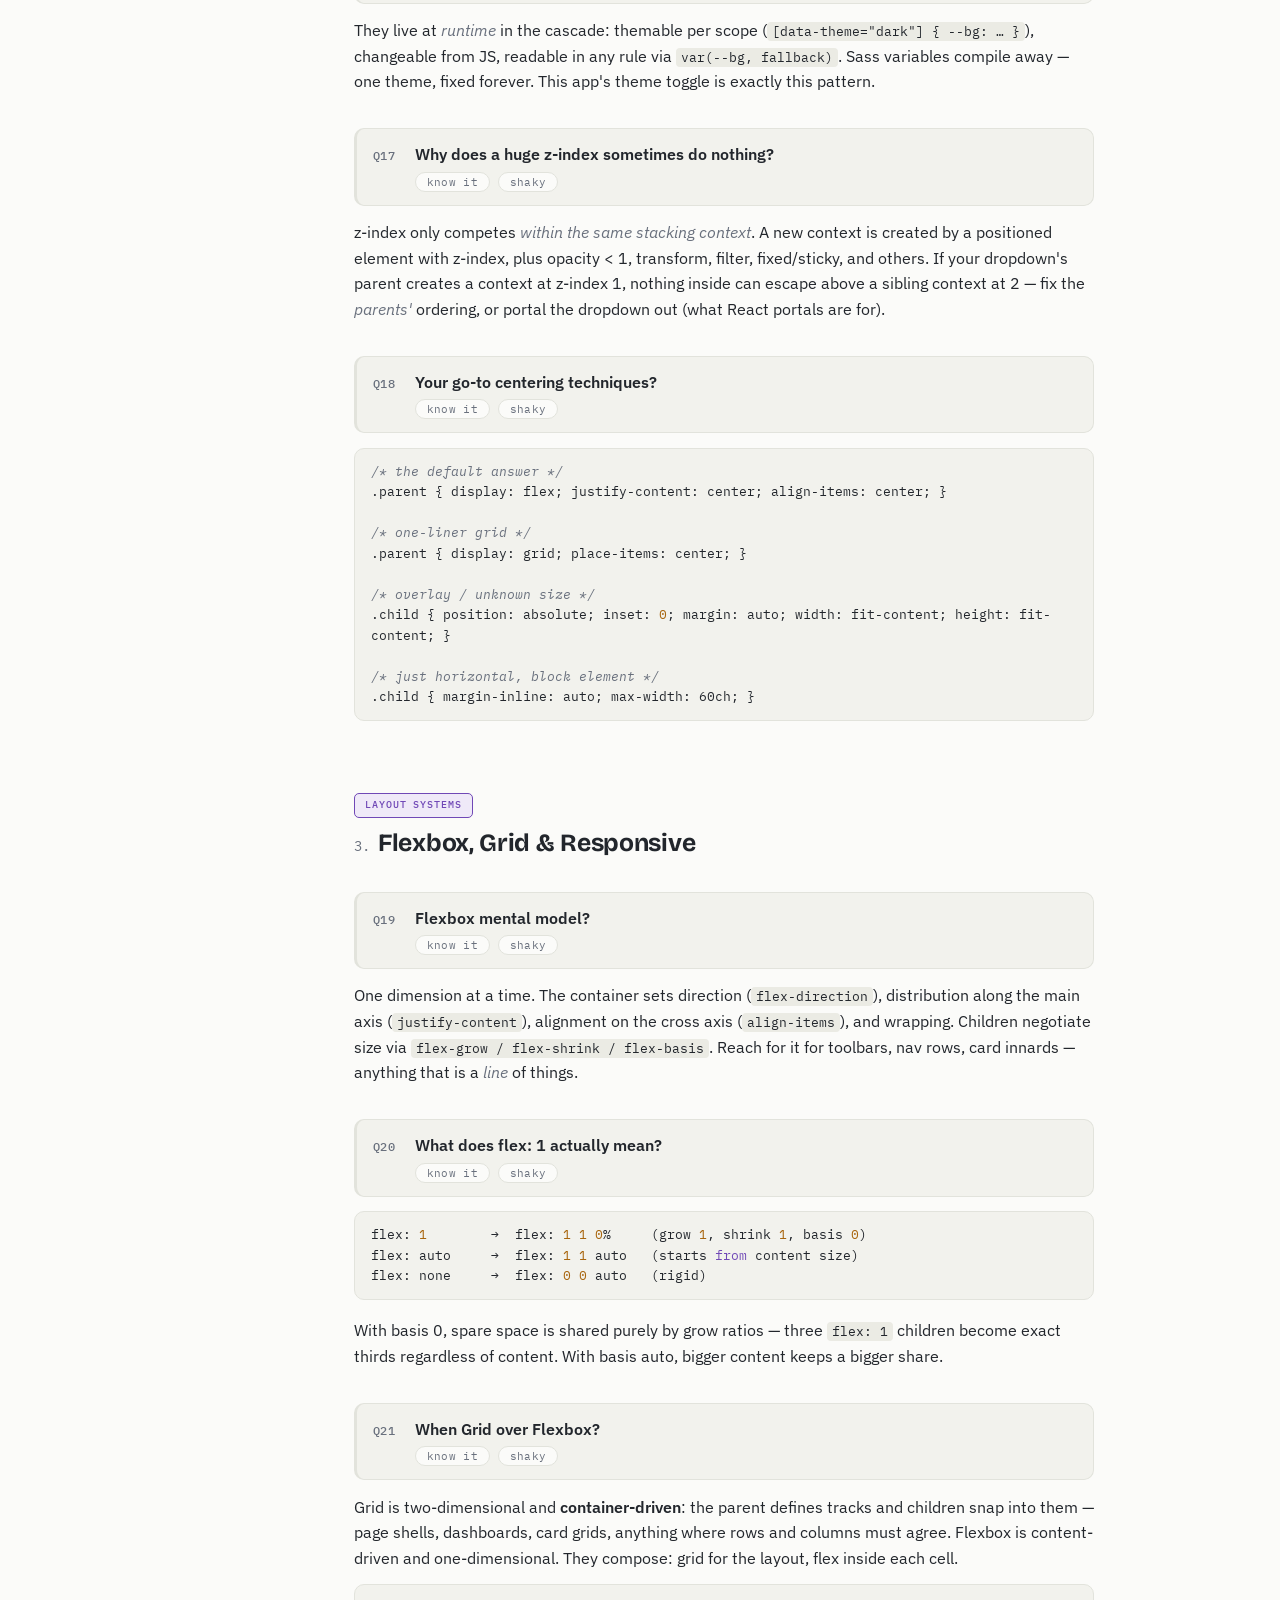
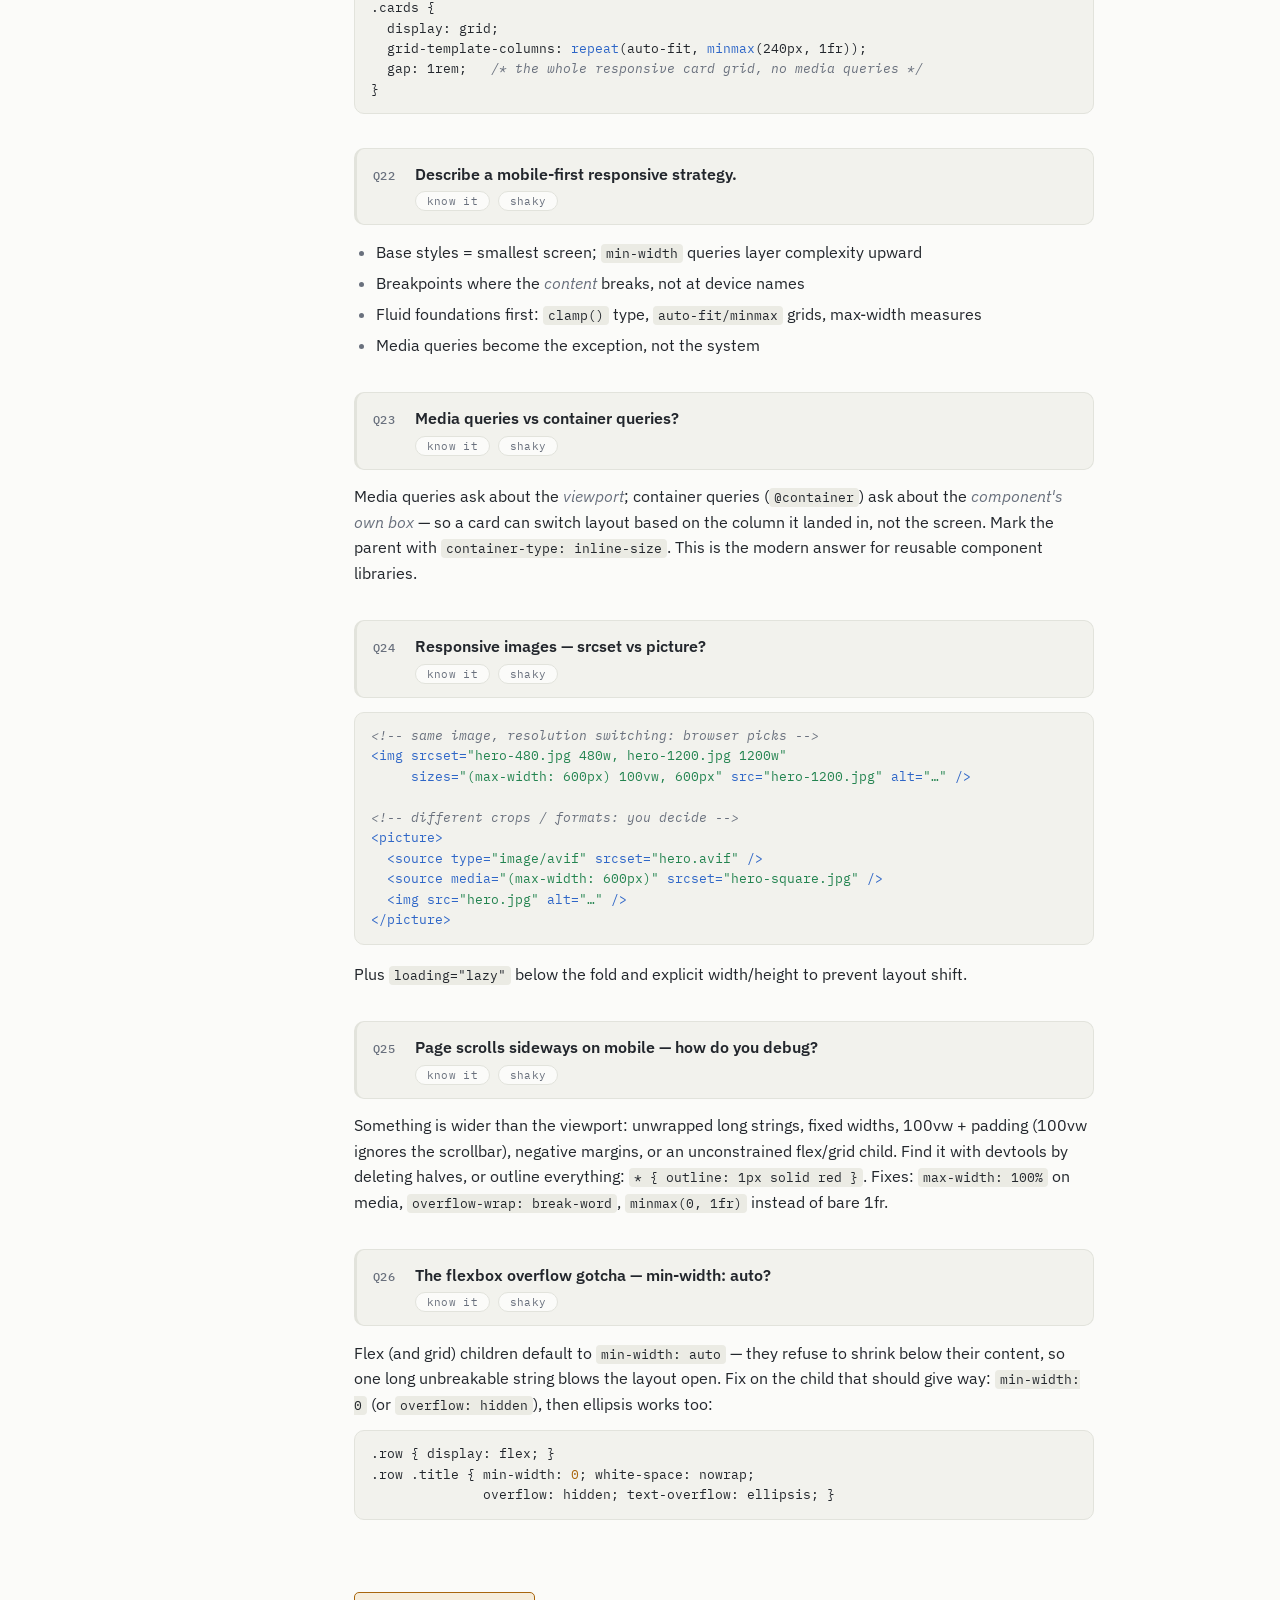
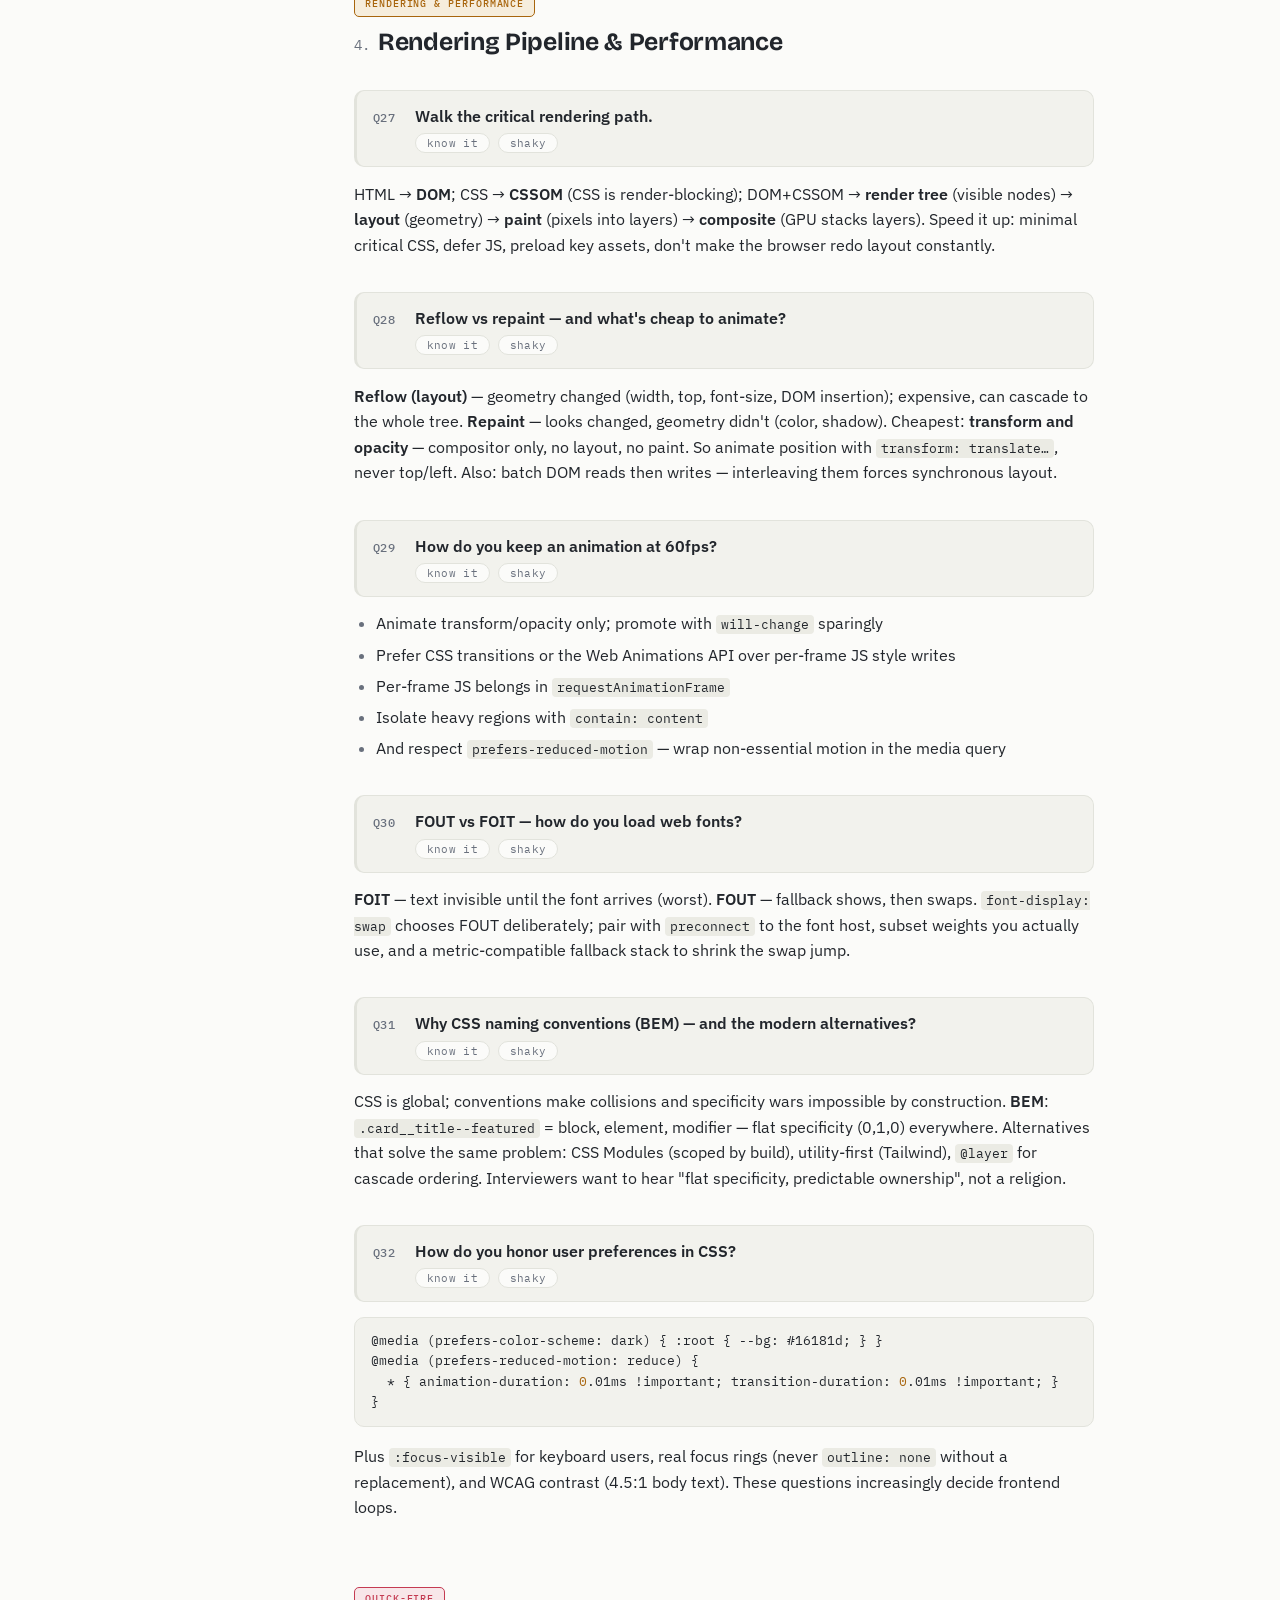
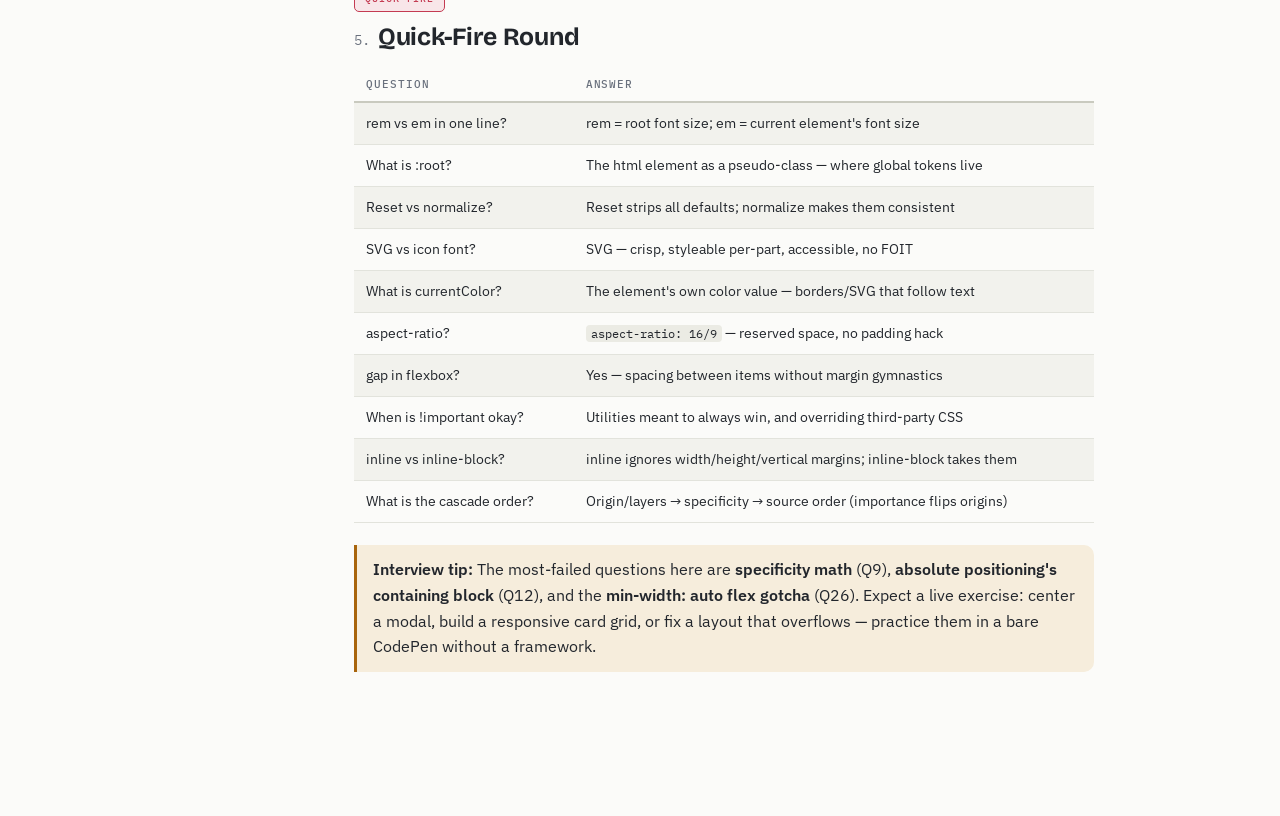
<file: html-css-interview.html>
<!doctype html>
<html lang="en">
  <head>
    <meta charset="UTF-8" />
    <meta name="viewport" content="width=device-width, initial-scale=1.0" />
    <title>HTML &amp; CSS Interview Questions — Complete Guide</title>
    <link rel="preconnect" href="https://fonts.googleapis.com" />
    <link rel="preconnect" href="https://fonts.gstatic.com" crossorigin />
    <link
      href="https://fonts.googleapis.com/css2?family=Bricolage+Grotesque:wght@600;700;800&family=IBM+Plex+Sans:wght@400;500;600&family=IBM+Plex+Mono:wght@400;500&display=swap"
      rel="stylesheet"
    />
    <link
      rel="icon"
      href="data:image/svg+xml,%3Csvg xmlns='http://www.w3.org/2000/svg' viewBox='0 0 32 32'%3E%3Crect width='32' height='32' rx='7' fill='%237048B6'/%3E%3Cpath d='M9 11l5 5-5 5' stroke='%23fff' stroke-width='2.6' fill='none' stroke-linecap='round' stroke-linejoin='round'/%3E%3Cpath d='M17.5 21.5h6' stroke='%23fff' stroke-width='2.6' stroke-linecap='round'/%3E%3C/svg%3E"
    />
    <link rel="stylesheet" href="assets/styles.css" />
    <script>
      // set theme before first paint
      (function () {
        var d = document.documentElement;
        d.className += " js";
        var t = null;
        try {
          t = localStorage.getItem("prep.theme");
        } catch (e) {}
        if (t !== "day" && t !== "night") {
          t =
            window.matchMedia &&
            window.matchMedia("(prefers-color-scheme: dark)").matches
              ? "night"
              : "day";
        }
        d.setAttribute("data-theme", t);
      })();
    </script>
    <script src="assets/app.js" defer></script>
  </head>
  <body class="page page--guide" data-topic="htmlcss">
    <header class="topbar">
      <a class="topbar__brand" href="index.html">MERN <span>Prep</span></a>
      <nav class="topbar__nav" aria-label="Site">
        <a href="index.html#guides">Guides</a>
        <a href="index.html#learn">Learn</a>
        <a href="index.html#practice">Practice</a>
      </nav>
      <div class="theme-switch" role="group" aria-label="Color theme">
        <button type="button" class="theme-switch__opt" data-set-theme="day">
          day
        </button>
        <button type="button" class="theme-switch__opt" data-set-theme="night">
          night
        </button>
      </div>
    </header>

    <!-- ============ COVER ============ -->
    <div class="cover">
      <h1>HTML &amp; CSS<br />Interview Questions</h1>
      <p>The frontend floor — semantics, layout, and how pixels get painted.</p>
      <p style="margin-top: 10px">
        Semantics &bull; Specificity &bull; Flexbox &amp; Grid &bull; Rendering
        &bull; A11y
      </p>
      <div class="badge">32 Questions + Quick-Fire</div>
    </div>

    <!-- ============ HTML & SEMANTICS ============ -->
    <span class="level beginner">HTML &amp; SEMANTICS</span>
    <h1>1. HTML, Semantics &amp; Accessibility</h1>

    <div class="q">Q1: Why does semantic HTML matter?</div>
    <p>
      Elements that say what they <em>are</em> —
      <code>&lt;nav&gt;</code>, <code>&lt;button&gt;</code>,
      <code>&lt;article&gt;</code> — give you three things divs don't:
      <strong>accessibility</strong> (screen readers get landmarks and roles
      free), <strong>SEO</strong> (crawlers understand structure), and
      <strong>built-in behavior</strong> (buttons are focusable, keyboard
      operable, and clickable by default). A
      <code>&lt;div onClick&gt;</code> re-implements all of that badly.
    </p>

    <div class="q">Q2: header vs section vs article vs aside — when each?</div>
    <ul>
      <li><strong>header/footer</strong> — intro/outro of the page <em>or</em> of any section</li>
      <li><strong>nav</strong> — major navigation blocks only</li>
      <li><strong>main</strong> — the unique content, once per page</li>
      <li>
        <strong>article</strong> — self-contained, redistributable (a post, a
        card, a comment)
      </li>
      <li><strong>section</strong> — a thematic grouping that deserves a heading</li>
      <li><strong>aside</strong> — tangential content (sidebar, pull quote)</li>
    </ul>
    <p>Test: could it stand alone in a feed? → article. Needs a heading? → section. Neither? → div is fine.</p>

    <div class="q">Q3: What makes a form accessible?</div>
    <ul>
      <li>
        Every input gets a real <code>&lt;label for="id"&gt;</code> —
        placeholder text is not a label (it vanishes on type)
      </li>
      <li>Group radios/checkboxes in <code>&lt;fieldset&gt;+&lt;legend&gt;</code></li>
      <li>
        Errors: tie the message to the field with
        <code>aria-describedby</code> and set <code>aria-invalid</code>
      </li>
      <li>Right <code>type=</code> (email, tel) and <code>autocomplete=</code> attributes</li>
      <li>Submit works with Enter; focus moves to the first error</li>
    </ul>

    <div class="q">Q4: Rules for alt text?</div>
    <p>
      Describe the <em>function</em>, not the pixels: a logo linking home is
      <code>alt="Acme home"</code>. Decorative images get
      <code>alt=""</code> (empty, not missing) so screen readers skip them.
      Never start with "image of" — it's announced anyway. Complex charts get
      a short alt plus a longer text alternative nearby.
    </p>

    <div class="q">Q5: script defer vs async vs plain?</div>
    <ul>
      <li><strong>plain</strong> — blocks parsing while it downloads and runs</li>
      <li>
        <strong>async</strong> — downloads in parallel, runs the moment it
        arrives (any order) — analytics, ads
      </li>
      <li>
        <strong>defer</strong> — downloads in parallel, runs after parsing, in
        document order — the default choice for app code
      </li>
    </ul>
    <p><code>type="module"</code> scripts defer by default.</p>

    <div class="q">Q6: What does the viewport meta tag do?</div>
    <pre>
&lt;meta name="viewport" content="width=device-width, initial-scale=1" /&gt;</pre
    >
    <p>
      Without it, mobile browsers render a ~980px virtual page and zoom out —
      your media queries never fire. This line makes the layout viewport match
      the device width so responsive CSS works. Don't add
      <code>user-scalable=no</code> — blocking zoom is an accessibility
      failure.
    </p>

    <div class="q">Q7: What are data-* attributes for?</div>
    <p>
      Attaching app data to markup without inventing invalid attributes:
      <code>data-user-id="42"</code> → <code>el.dataset.userId</code>. Good
      for delegation targets, test hooks (<code>data-testid</code>), and CSS
      hooks (<code>[data-state="open"]</code>). Not a database — anything big
      or sensitive belongs in JS state.
    </p>

    <div class="q">Q8: Which SEO levers does the developer own?</div>
    <ul>
      <li>Unique <code>&lt;title&gt;</code> and meta description per page</li>
      <li>One h1, a logical heading outline, semantic landmarks</li>
      <li>Canonical URLs; Open Graph tags for sharing</li>
      <li>Performance (Core Web Vitals rank) and mobile rendering</li>
      <li>
        For SPAs: server-side rendering or prerendering so crawlers see
        content, not an empty root div
      </li>
    </ul>

    <!-- ============ CSS CORE ============ -->
    <div class="section"></div>
    <span class="level intermediate">CSS CORE</span>
    <h1>2. CSS Core Mechanics</h1>

    <div class="q">Q9: How is specificity calculated?</div>
    <p>
      Three-column score <strong>(a, b, c)</strong>: a = id selectors, b =
      classes/attributes/pseudo-classes, c = elements/pseudo-elements. Compare
      column by column; later rules win ties. Inline styles outrank all
      selectors; <code>!important</code> outranks inline.
    </p>
    <pre>
#nav .item a      → (1, 1, 1)
.nav .item.active → (0, 3, 0)   loses to the id despite more classes
:where(.x)        → (0, 0, 0)   :where zeroes its contents — great for resets
a:hover           → (0, 1, 1)</pre
    >

    <div class="q">Q10: Box model — and why set box-sizing: border-box?</div>
    <p>
      Every box = content + padding + border + margin. Default
      (<code>content-box</code>): <code>width</code> means content only, so
      padding/border grow the box past your number.
      <strong>border-box</strong> makes width mean "the visible box" —
      padding and border squeeze inward. Every sane codebase starts with:
    </p>
    <pre>
*, *::before, *::after { box-sizing: border-box; }</pre
    >

    <div class="q">Q11: display: none vs visibility: hidden vs opacity: 0?</div>
    <table>
      <tr>
        <th></th>
        <th>Takes space</th>
        <th>Clickable</th>
        <th>In a11y tree</th>
      </tr>
      <tr>
        <td><code>display: none</code></td>
        <td>No</td>
        <td>No</td>
        <td>No</td>
      </tr>
      <tr>
        <td><code>visibility: hidden</code></td>
        <td>Yes</td>
        <td>No</td>
        <td>No</td>
      </tr>
      <tr>
        <td><code>opacity: 0</code></td>
        <td>Yes</td>
        <td><strong>Yes</strong></td>
        <td>Yes</td>
      </tr>
    </table>
    <p>opacity is animatable and compositor-cheap; the other two are not animatable.</p>

    <div class="q">Q12: The position values — and what anchors absolute?</div>
    <ul>
      <li><strong>static</strong> — default flow; top/left ignored</li>
      <li><strong>relative</strong> — nudged from its own spot; original space kept; becomes an anchor</li>
      <li>
        <strong>absolute</strong> — out of flow, positioned against the
        <em>nearest positioned ancestor</em> (else the initial containing
        block) — forgetting <code>position: relative</code> on the parent is
        the classic bug
      </li>
      <li><strong>fixed</strong> — pinned to the viewport (unless an ancestor has transform/filter — that becomes the containing block; gotcha)</li>
      <li><strong>sticky</strong> — relative until its scroll threshold, then pinned within its parent</li>
    </ul>

    <div class="q">Q13: px vs em vs rem vs viewport units — when each?</div>
    <ul>
      <li><strong>rem</strong> — type scale and spacing; respects user font-size settings</li>
      <li><strong>em</strong> — relative to current font size: padding that scales with the text it wraps</li>
      <li><strong>px</strong> — hairlines, borders, shadows — things that shouldn't scale</li>
      <li><strong>vw/vh, %</strong> — layout proportions; <code>dvh</code> for mobile browser chrome</li>
      <li><strong>clamp(min, fluid, max)</strong> — fluid type without media queries</li>
    </ul>

    <div class="q">Q14: Which properties inherit — and how do inherit/initial/unset work?</div>
    <p>
      Text-ish properties inherit (color, font-*, line-height, text-align,
      visibility); box-ish ones don't (margin, padding, border, width,
      background). Keywords: <code>inherit</code> forces the parent's value,
      <code>initial</code> the spec default, <code>unset</code> = inherit if
      inheritable else initial, <code>revert</code> = back to browser
      stylesheet.
    </p>

    <div class="q">Q15: Pseudo-class vs pseudo-element?</div>
    <p>
      <strong>Pseudo-class (:)</strong> — a <em>state</em> of an existing
      element: <code>:hover</code>, <code>:focus-visible</code>,
      <code>:nth-child</code>, <code>:not()</code>, <code>:has()</code>.
      <strong>Pseudo-element (::)</strong> — a <em>generated part</em>:
      <code>::before/::after</code> (need <code>content</code>),
      <code>::placeholder</code>, <code>::selection</code>.
      <code>:has()</code> is the newsworthy one — "a parent selector":
      <code>label:has(input:invalid)</code>.
    </p>

    <div class="q">Q16: CSS custom properties — why better than Sass variables?</div>
    <p>
      They live at <em>runtime</em> in the cascade: themable per scope
      (<code>[data-theme="dark"] { --bg: … }</code>), changeable from JS,
      readable in any rule via <code>var(--bg, fallback)</code>. Sass
      variables compile away — one theme, fixed forever. This app's theme
      toggle is exactly this pattern.
    </p>

    <div class="q">Q17: Why does a huge z-index sometimes do nothing?</div>
    <p>
      z-index only competes <em>within the same stacking context</em>. A new
      context is created by a positioned element with z-index, plus opacity
      &lt; 1, transform, filter, fixed/sticky, and others. If your dropdown's
      parent creates a context at z-index 1, nothing inside can escape above a
      sibling context at 2 — fix the <em>parents'</em> ordering, or portal the
      dropdown out (what React portals are for).
    </p>

    <div class="q">Q18: Your go-to centering techniques?</div>
    <pre>
/* the default answer */
.parent { display: flex; justify-content: center; align-items: center; }

/* one-liner grid */
.parent { display: grid; place-items: center; }

/* overlay / unknown size */
.child { position: absolute; inset: 0; margin: auto; width: fit-content; height: fit-content; }

/* just horizontal, block element */
.child { margin-inline: auto; max-width: 60ch; }</pre
    >

    <!-- ============ LAYOUT ============ -->
    <div class="section"></div>
    <span class="level advanced">LAYOUT SYSTEMS</span>
    <h1>3. Flexbox, Grid &amp; Responsive</h1>

    <div class="q">Q19: Flexbox mental model?</div>
    <p>
      One dimension at a time. The container sets direction
      (<code>flex-direction</code>), distribution along the main axis
      (<code>justify-content</code>), alignment on the cross axis
      (<code>align-items</code>), and wrapping. Children negotiate size via
      <code>flex-grow / flex-shrink / flex-basis</code>. Reach for it for
      toolbars, nav rows, card innards — anything that is a <em>line</em> of
      things.
    </p>

    <div class="q">Q20: What does flex: 1 actually mean?</div>
    <pre>
flex: 1        →  flex: 1 1 0%     (grow 1, shrink 1, basis 0)
flex: auto     →  flex: 1 1 auto   (starts from content size)
flex: none     →  flex: 0 0 auto   (rigid)</pre
    >
    <p>
      With basis 0, spare space is shared purely by grow ratios — three
      <code>flex: 1</code> children become exact thirds regardless of
      content. With basis auto, bigger content keeps a bigger share.
    </p>

    <div class="q">Q21: When Grid over Flexbox?</div>
    <p>
      Grid is two-dimensional and <strong>container-driven</strong>: the
      parent defines tracks and children snap into them — page shells,
      dashboards, card grids, anything where rows and columns must agree.
      Flexbox is content-driven and one-dimensional. They compose: grid for
      the layout, flex inside each cell.
    </p>
    <pre>
.cards {
  display: grid;
  grid-template-columns: repeat(auto-fit, minmax(240px, 1fr));
  gap: 1rem;   /* the whole responsive card grid, no media queries */
}</pre
    >

    <div class="q">Q22: Describe a mobile-first responsive strategy.</div>
    <ul>
      <li>Base styles = smallest screen; <code>min-width</code> queries layer complexity upward</li>
      <li>Breakpoints where the <em>content</em> breaks, not at device names</li>
      <li>Fluid foundations first: <code>clamp()</code> type, <code>auto-fit/minmax</code> grids, max-width measures</li>
      <li>Media queries become the exception, not the system</li>
    </ul>

    <div class="q">Q23: Media queries vs container queries?</div>
    <p>
      Media queries ask about the <em>viewport</em>; container queries
      (<code>@container</code>) ask about the <em>component's own box</em> —
      so a card can switch layout based on the column it landed in, not the
      screen. Mark the parent with <code>container-type: inline-size</code>.
      This is the modern answer for reusable component libraries.
    </p>

    <div class="q">Q24: Responsive images — srcset vs picture?</div>
    <pre>
&lt;!-- same image, resolution switching: browser picks --&gt;
&lt;img srcset="hero-480.jpg 480w, hero-1200.jpg 1200w"
     sizes="(max-width: 600px) 100vw, 600px" src="hero-1200.jpg" alt="…" /&gt;

&lt;!-- different crops / formats: you decide --&gt;
&lt;picture&gt;
  &lt;source type="image/avif" srcset="hero.avif" /&gt;
  &lt;source media="(max-width: 600px)" srcset="hero-square.jpg" /&gt;
  &lt;img src="hero.jpg" alt="…" /&gt;
&lt;/picture&gt;</pre
    >
    <p>Plus <code>loading="lazy"</code> below the fold and explicit width/height to prevent layout shift.</p>

    <div class="q">Q25: Page scrolls sideways on mobile — how do you debug?</div>
    <p>
      Something is wider than the viewport: unwrapped long strings, fixed
      widths, 100vw + padding (100vw ignores the scrollbar), negative margins,
      or an unconstrained flex/grid child. Find it with devtools by deleting
      halves, or outline everything:
      <code>* { outline: 1px solid red }</code>. Fixes:
      <code>max-width: 100%</code> on media, <code>overflow-wrap:
      break-word</code>, <code>minmax(0, 1fr)</code> instead of bare 1fr.
    </p>

    <div class="q">Q26: The flexbox overflow gotcha — min-width: auto?</div>
    <p>
      Flex (and grid) children default to <code>min-width: auto</code> — they
      refuse to shrink below their content, so one long unbreakable string
      blows the layout open. Fix on the child that should give way:
      <code>min-width: 0</code> (or <code>overflow: hidden</code>), then
      ellipsis works too:
    </p>
    <pre>
.row { display: flex; }
.row .title { min-width: 0; white-space: nowrap;
              overflow: hidden; text-overflow: ellipsis; }</pre
    >

    <!-- ============ RENDERING ============ -->
    <div class="section"></div>
    <span class="level practical">RENDERING &amp; PERFORMANCE</span>
    <h1>4. Rendering Pipeline &amp; Performance</h1>

    <div class="q">Q27: Walk the critical rendering path.</div>
    <p>
      HTML → <strong>DOM</strong>; CSS → <strong>CSSOM</strong> (CSS is
      render-blocking); DOM+CSSOM → <strong>render tree</strong> (visible
      nodes) → <strong>layout</strong> (geometry) → <strong>paint</strong>
      (pixels into layers) → <strong>composite</strong> (GPU stacks layers).
      Speed it up: minimal critical CSS, defer JS, preload key assets, don't
      make the browser redo layout constantly.
    </p>

    <div class="q">Q28: Reflow vs repaint — and what's cheap to animate?</div>
    <p>
      <strong>Reflow (layout)</strong> — geometry changed (width, top,
      font-size, DOM insertion); expensive, can cascade to the whole tree.
      <strong>Repaint</strong> — looks changed, geometry didn't (color,
      shadow). Cheapest: <strong>transform and opacity</strong> — compositor
      only, no layout, no paint. So animate position with
      <code>transform: translate…</code>, never top/left. Also: batch DOM
      reads then writes — interleaving them forces synchronous layout.
    </p>

    <div class="q">Q29: How do you keep an animation at 60fps?</div>
    <ul>
      <li>Animate transform/opacity only; promote with <code>will-change</code> sparingly</li>
      <li>Prefer CSS transitions or the Web Animations API over per-frame JS style writes</li>
      <li>Per-frame JS belongs in <code>requestAnimationFrame</code></li>
      <li>Isolate heavy regions with <code>contain: content</code></li>
      <li>
        And respect <code>prefers-reduced-motion</code> — wrap non-essential
        motion in the media query
      </li>
    </ul>

    <div class="q">Q30: FOUT vs FOIT — how do you load web fonts?</div>
    <p>
      <strong>FOIT</strong> — text invisible until the font arrives (worst).
      <strong>FOUT</strong> — fallback shows, then swaps.
      <code>font-display: swap</code> chooses FOUT deliberately; pair with
      <code>preconnect</code> to the font host, subset weights you actually
      use, and a metric-compatible fallback stack to shrink the swap jump.
    </p>

    <div class="q">Q31: Why CSS naming conventions (BEM) — and the modern alternatives?</div>
    <p>
      CSS is global; conventions make collisions and specificity wars
      impossible by construction. <strong>BEM</strong>:
      <code>.card__title--featured</code> = block, element, modifier — flat
      specificity (0,1,0) everywhere. Alternatives that solve the same
      problem: CSS Modules (scoped by build), utility-first (Tailwind),
      <code>@layer</code> for cascade ordering. Interviewers want to hear
      "flat specificity, predictable ownership", not a religion.
    </p>

    <div class="q">Q32: How do you honor user preferences in CSS?</div>
    <pre>
@media (prefers-color-scheme: dark) { :root { --bg: #16181d; } }
@media (prefers-reduced-motion: reduce) {
  * { animation-duration: 0.01ms !important; transition-duration: 0.01ms !important; }
}</pre
    >
    <p>
      Plus <code>:focus-visible</code> for keyboard users, real focus rings
      (never <code>outline: none</code> without a replacement), and WCAG
      contrast (4.5:1 body text). These questions increasingly decide frontend
      loops.
    </p>

    <!-- ============ QUICK FIRE ============ -->
    <div class="section"></div>
    <span class="level quickfire">QUICK-FIRE</span>
    <h1>5. Quick-Fire Round</h1>
    <table>
      <tr>
        <th>Question</th>
        <th>Answer</th>
      </tr>
      <tr>
        <td>rem vs em in one line?</td>
        <td>rem = root font size; em = current element's font size</td>
      </tr>
      <tr>
        <td>What is :root?</td>
        <td>The html element as a pseudo-class — where global tokens live</td>
      </tr>
      <tr>
        <td>Reset vs normalize?</td>
        <td>Reset strips all defaults; normalize makes them consistent</td>
      </tr>
      <tr>
        <td>SVG vs icon font?</td>
        <td>SVG — crisp, styleable per-part, accessible, no FOIT</td>
      </tr>
      <tr>
        <td>What is currentColor?</td>
        <td>The element's own color value — borders/SVG that follow text</td>
      </tr>
      <tr>
        <td>aspect-ratio?</td>
        <td><code>aspect-ratio: 16/9</code> — reserved space, no padding hack</td>
      </tr>
      <tr>
        <td>gap in flexbox?</td>
        <td>Yes — spacing between items without margin gymnastics</td>
      </tr>
      <tr>
        <td>When is !important okay?</td>
        <td>Utilities meant to always win, and overriding third-party CSS</td>
      </tr>
      <tr>
        <td>inline vs inline-block?</td>
        <td>inline ignores width/height/vertical margins; inline-block takes them</td>
      </tr>
      <tr>
        <td>What is the cascade order?</td>
        <td>Origin/layers → specificity → source order (importance flips origins)</td>
      </tr>
    </table>

    <div class="tip">
      <strong>Interview tip:</strong> The most-failed questions here are
      <strong>specificity math</strong> (Q9), <strong>absolute positioning's
      containing block</strong> (Q12), and the
      <strong>min-width: auto flex gotcha</strong> (Q26). Expect a live
      exercise: center a modal, build a responsive card grid, or fix a layout
      that overflows — practice them in a bare CodePen without a framework.
    </div>
  </body>
</html>
</file>
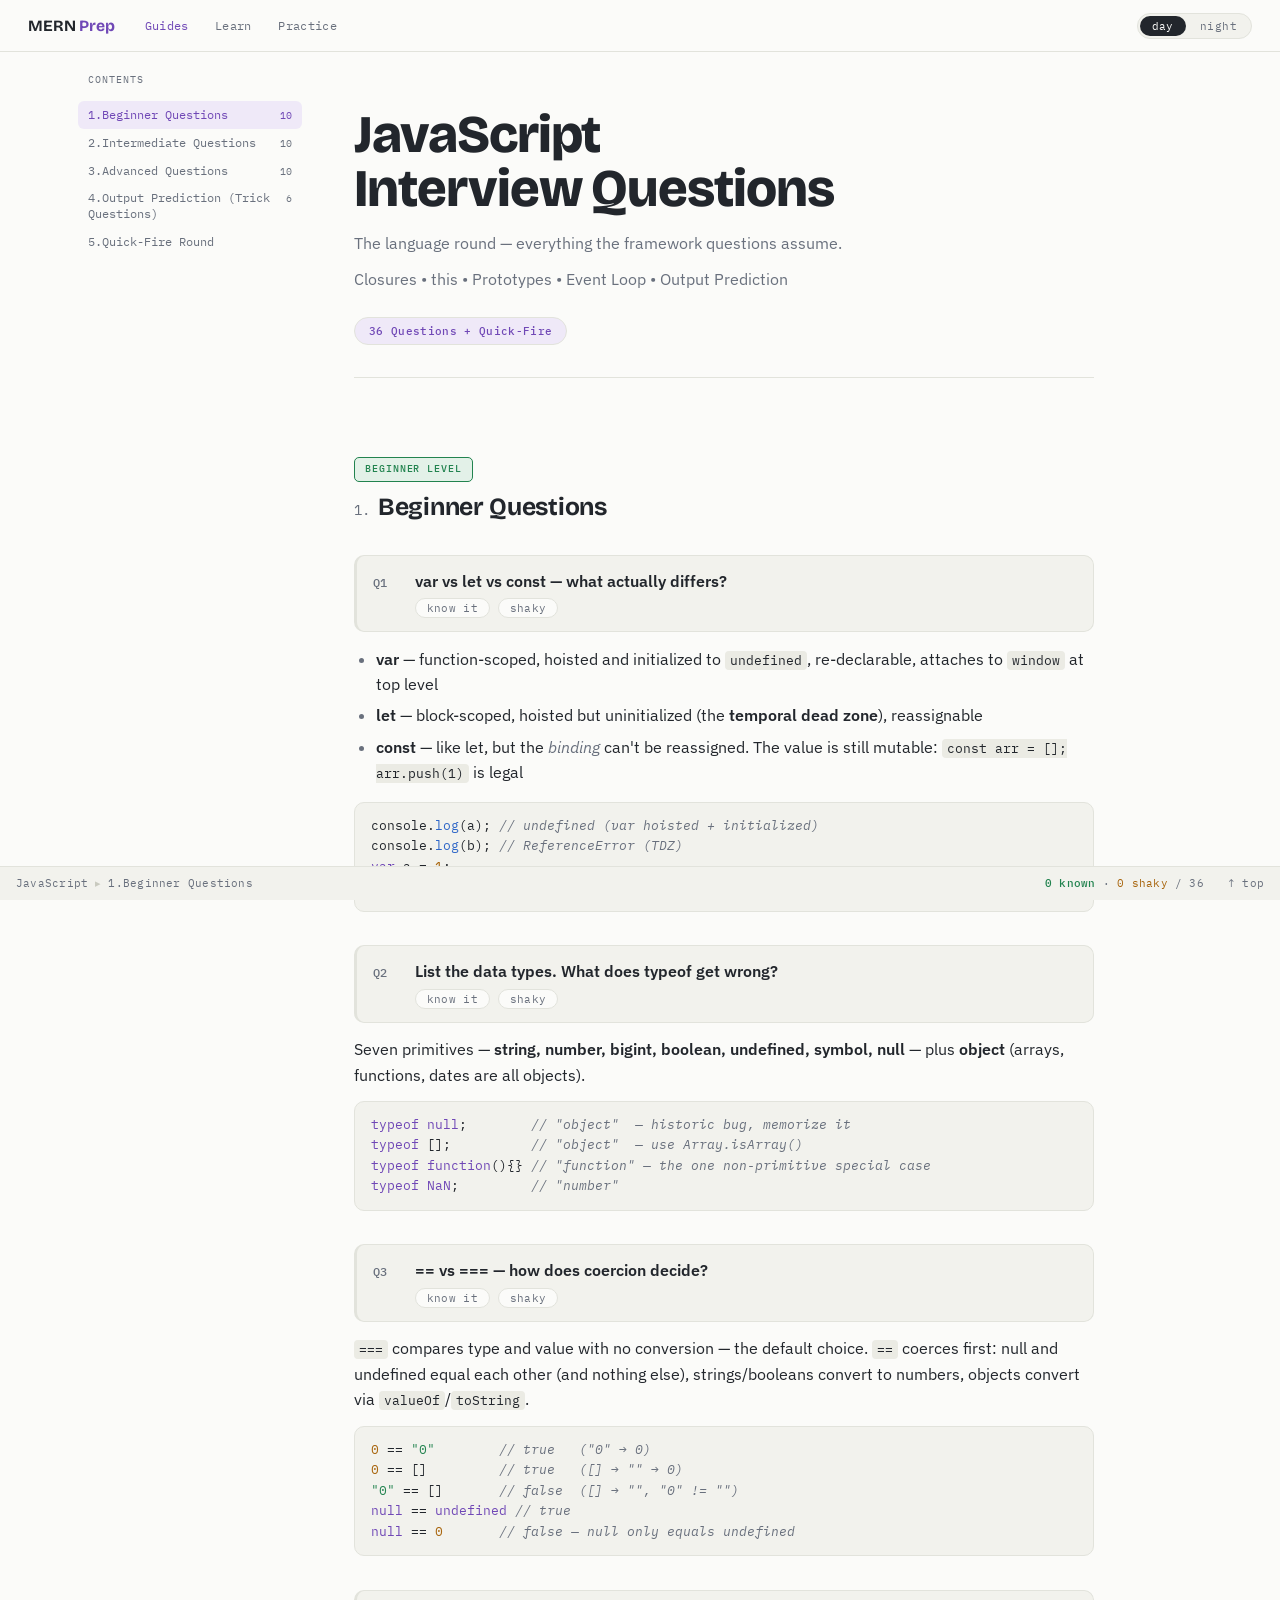
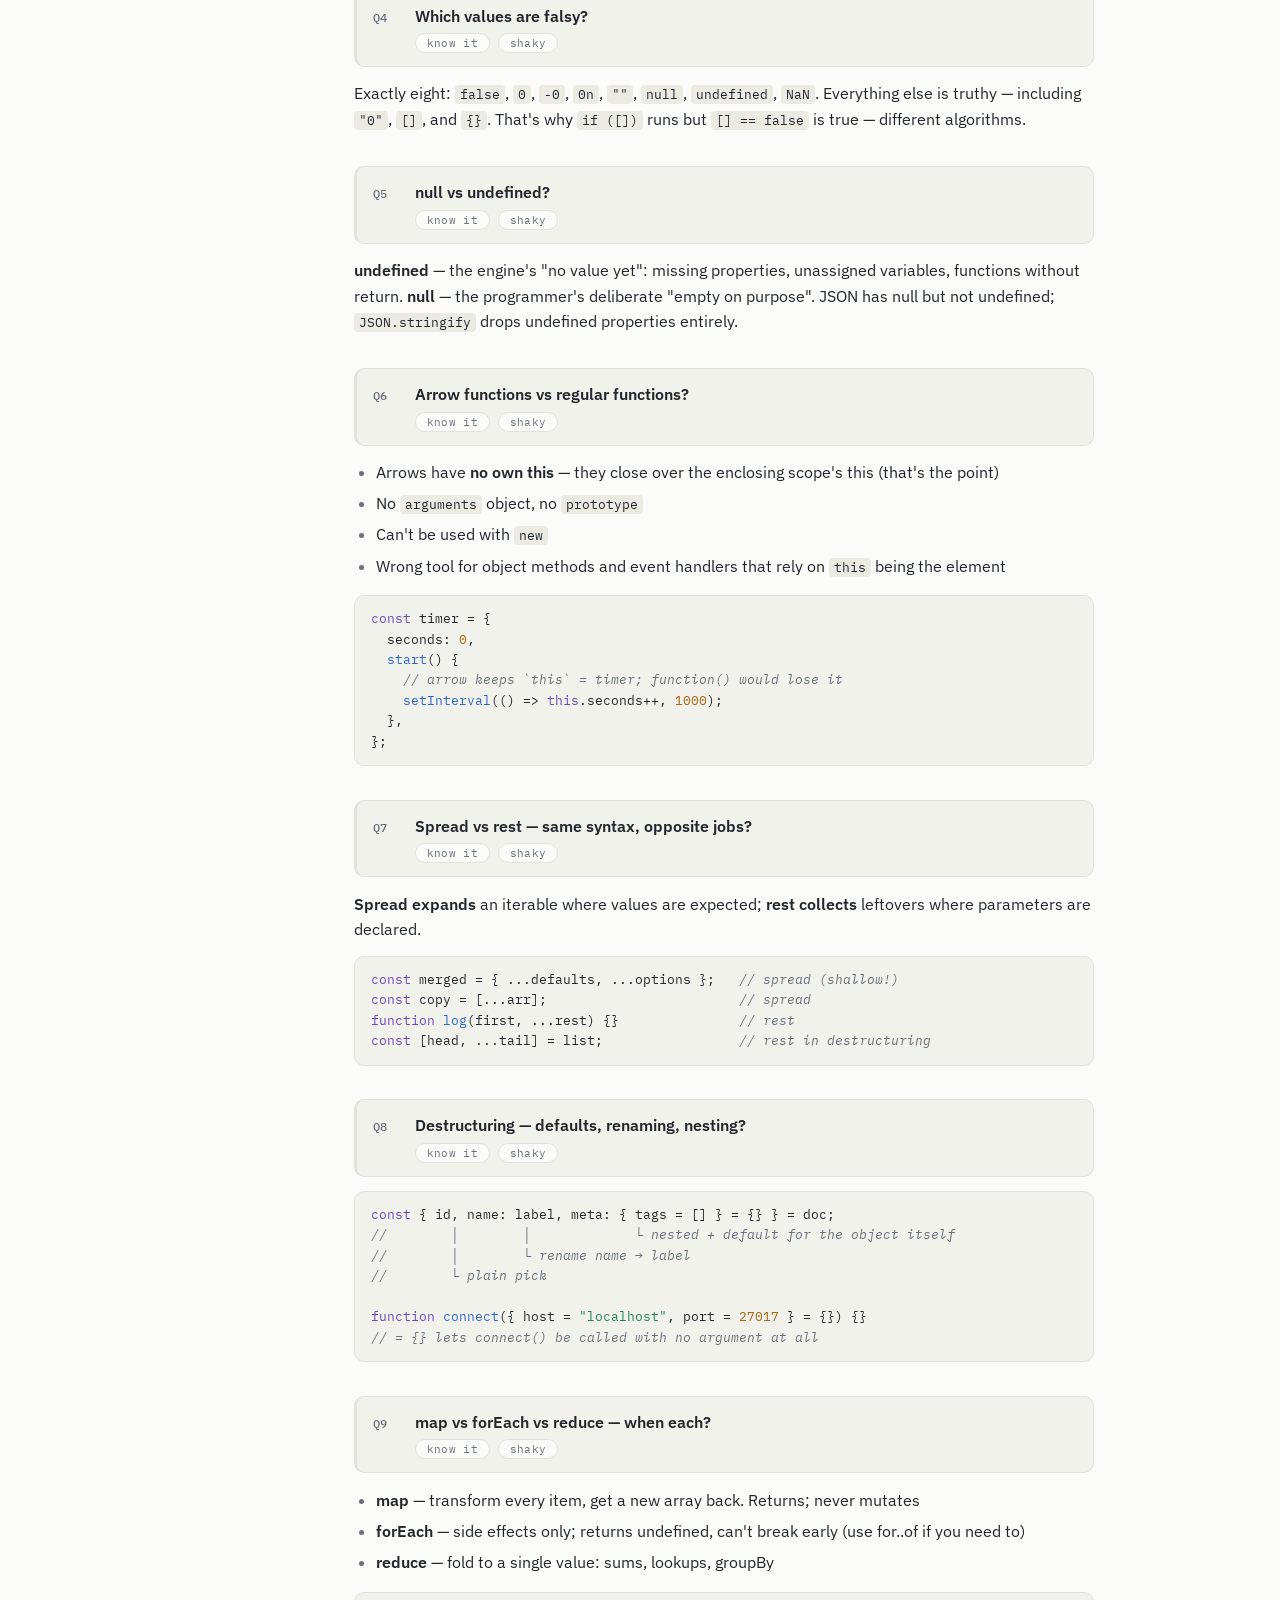
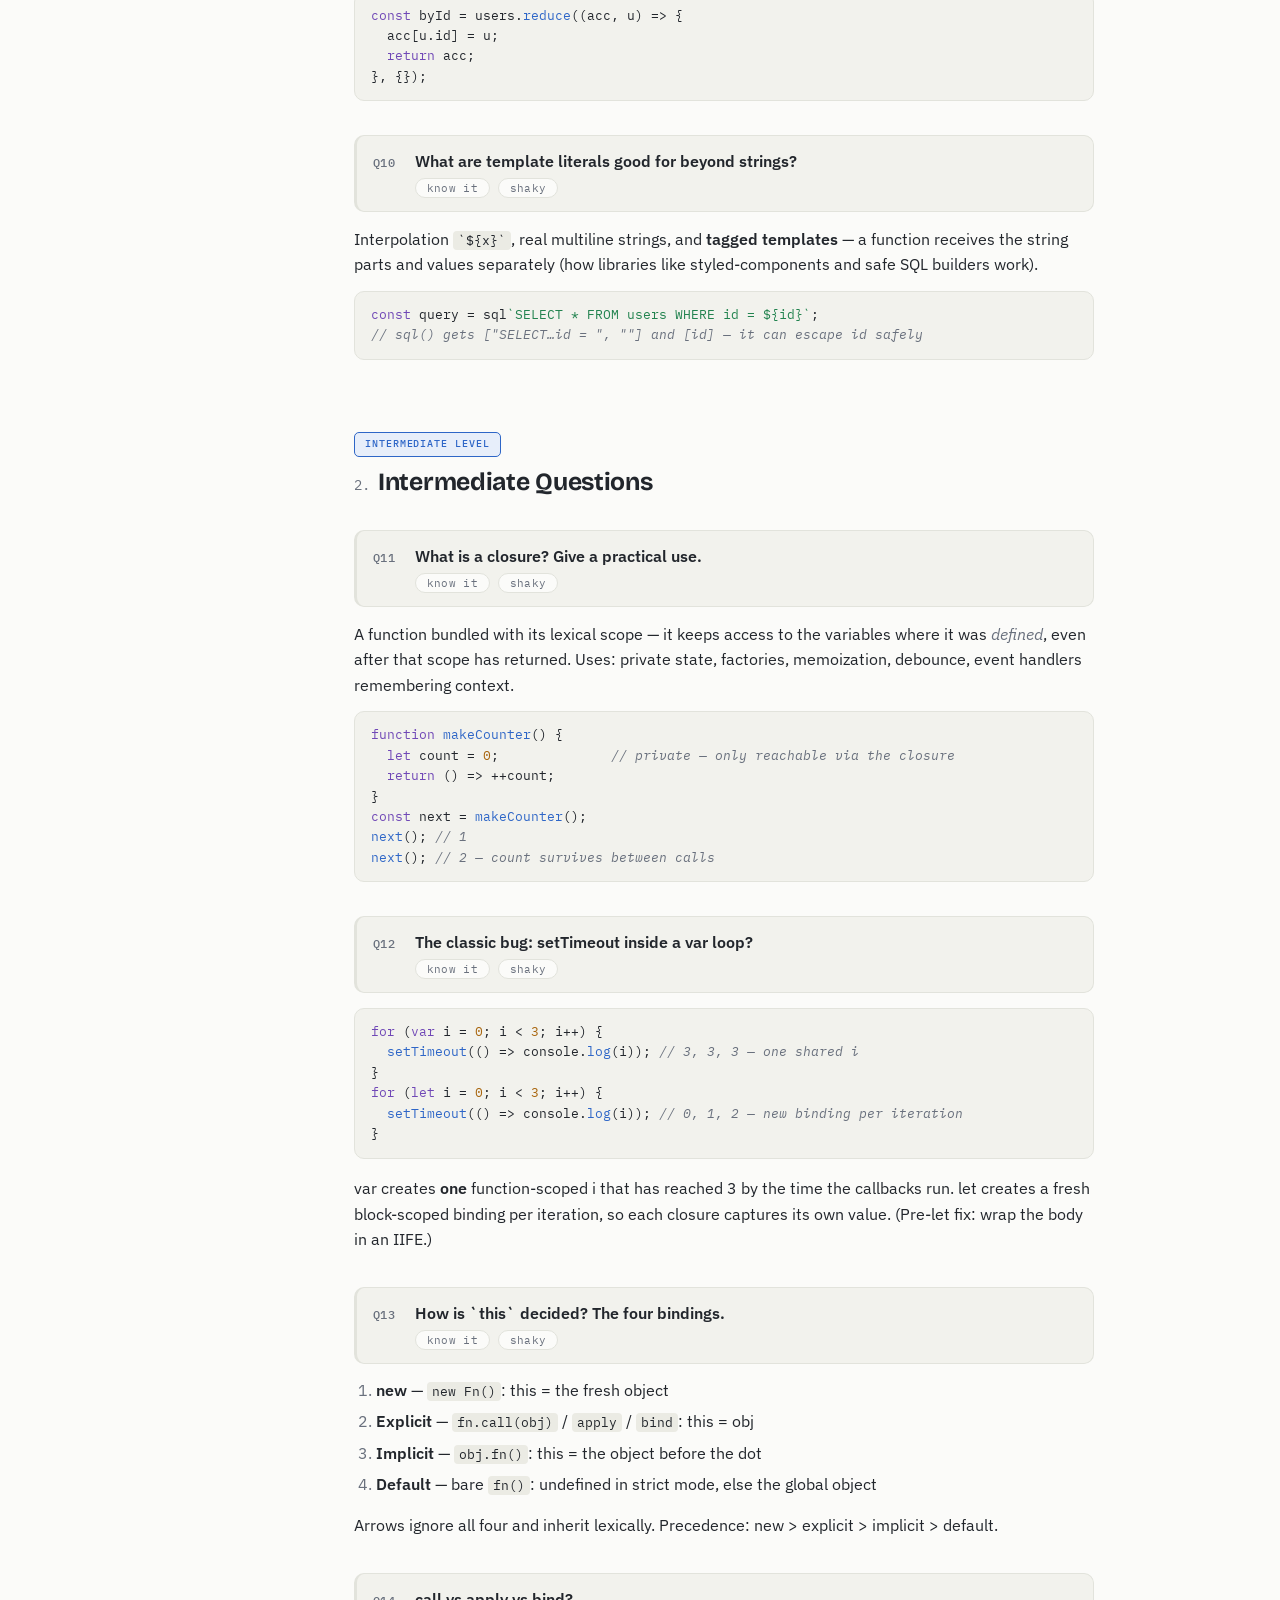
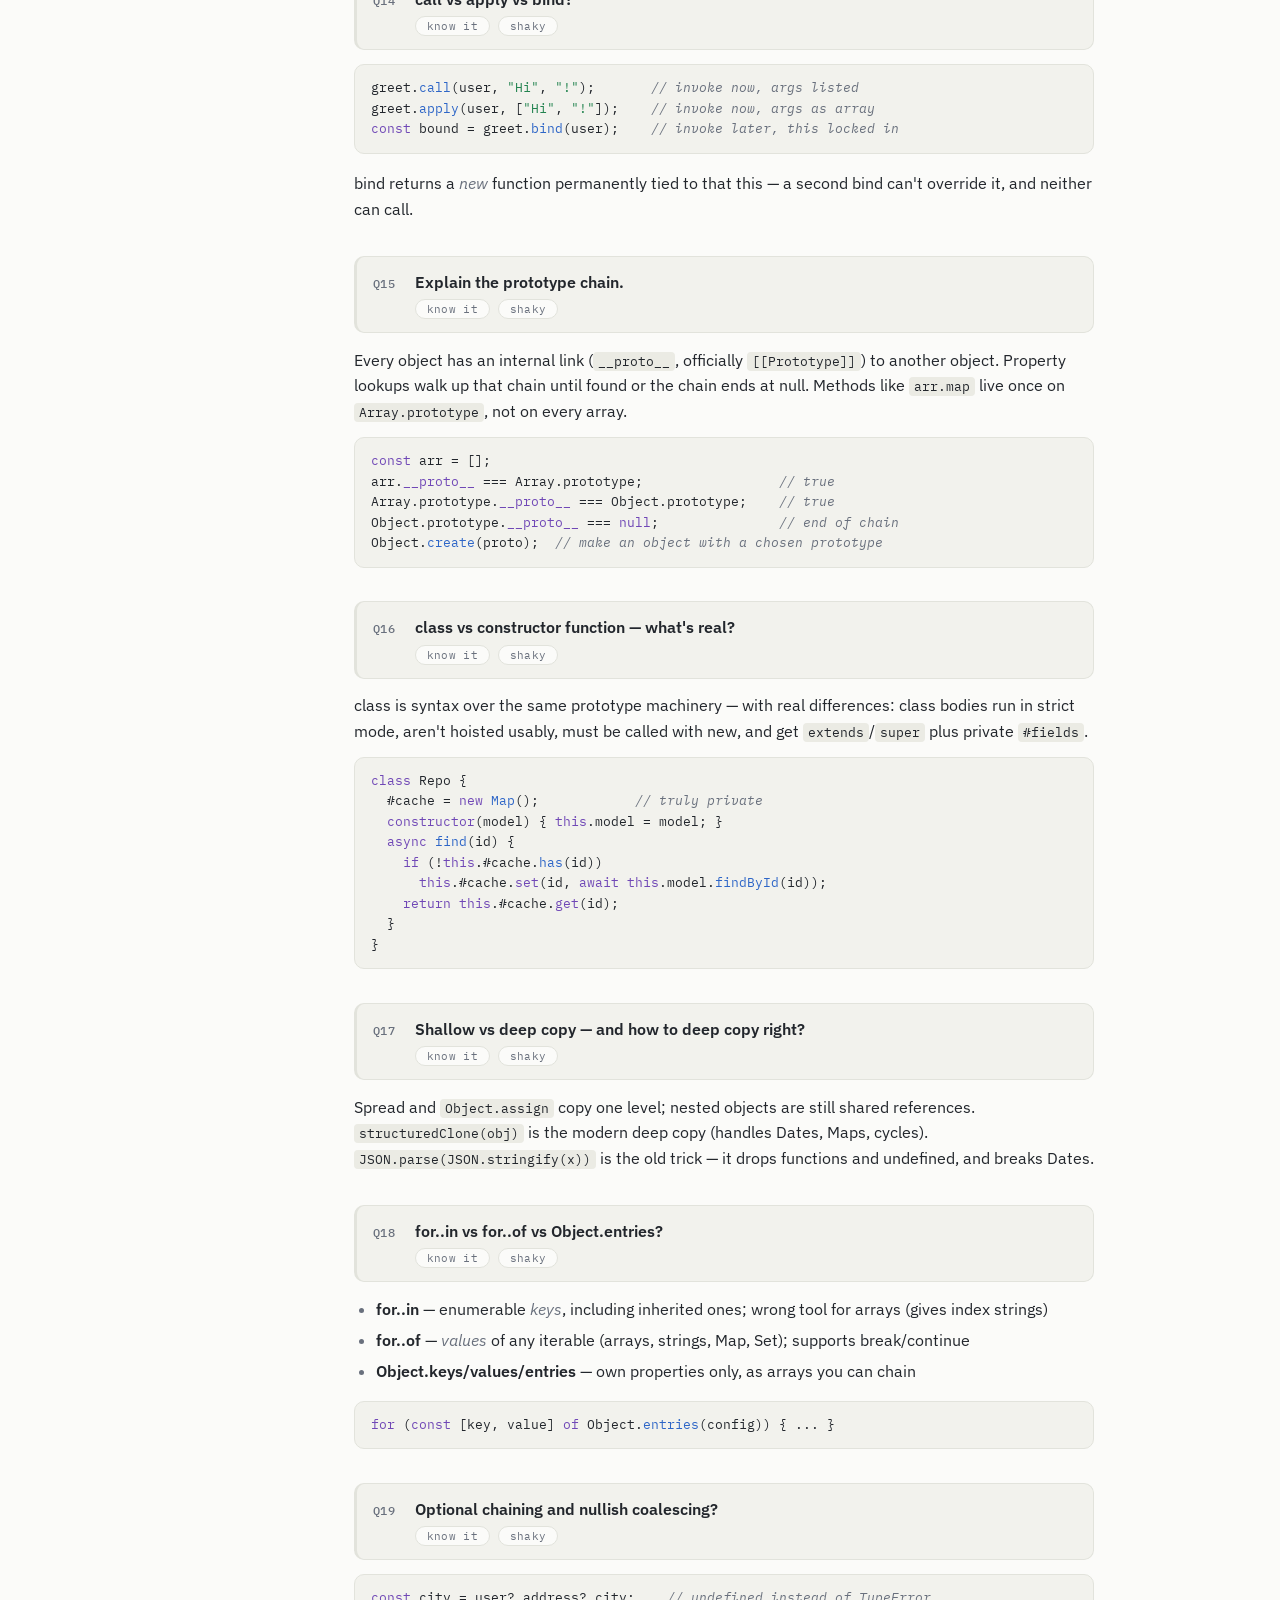
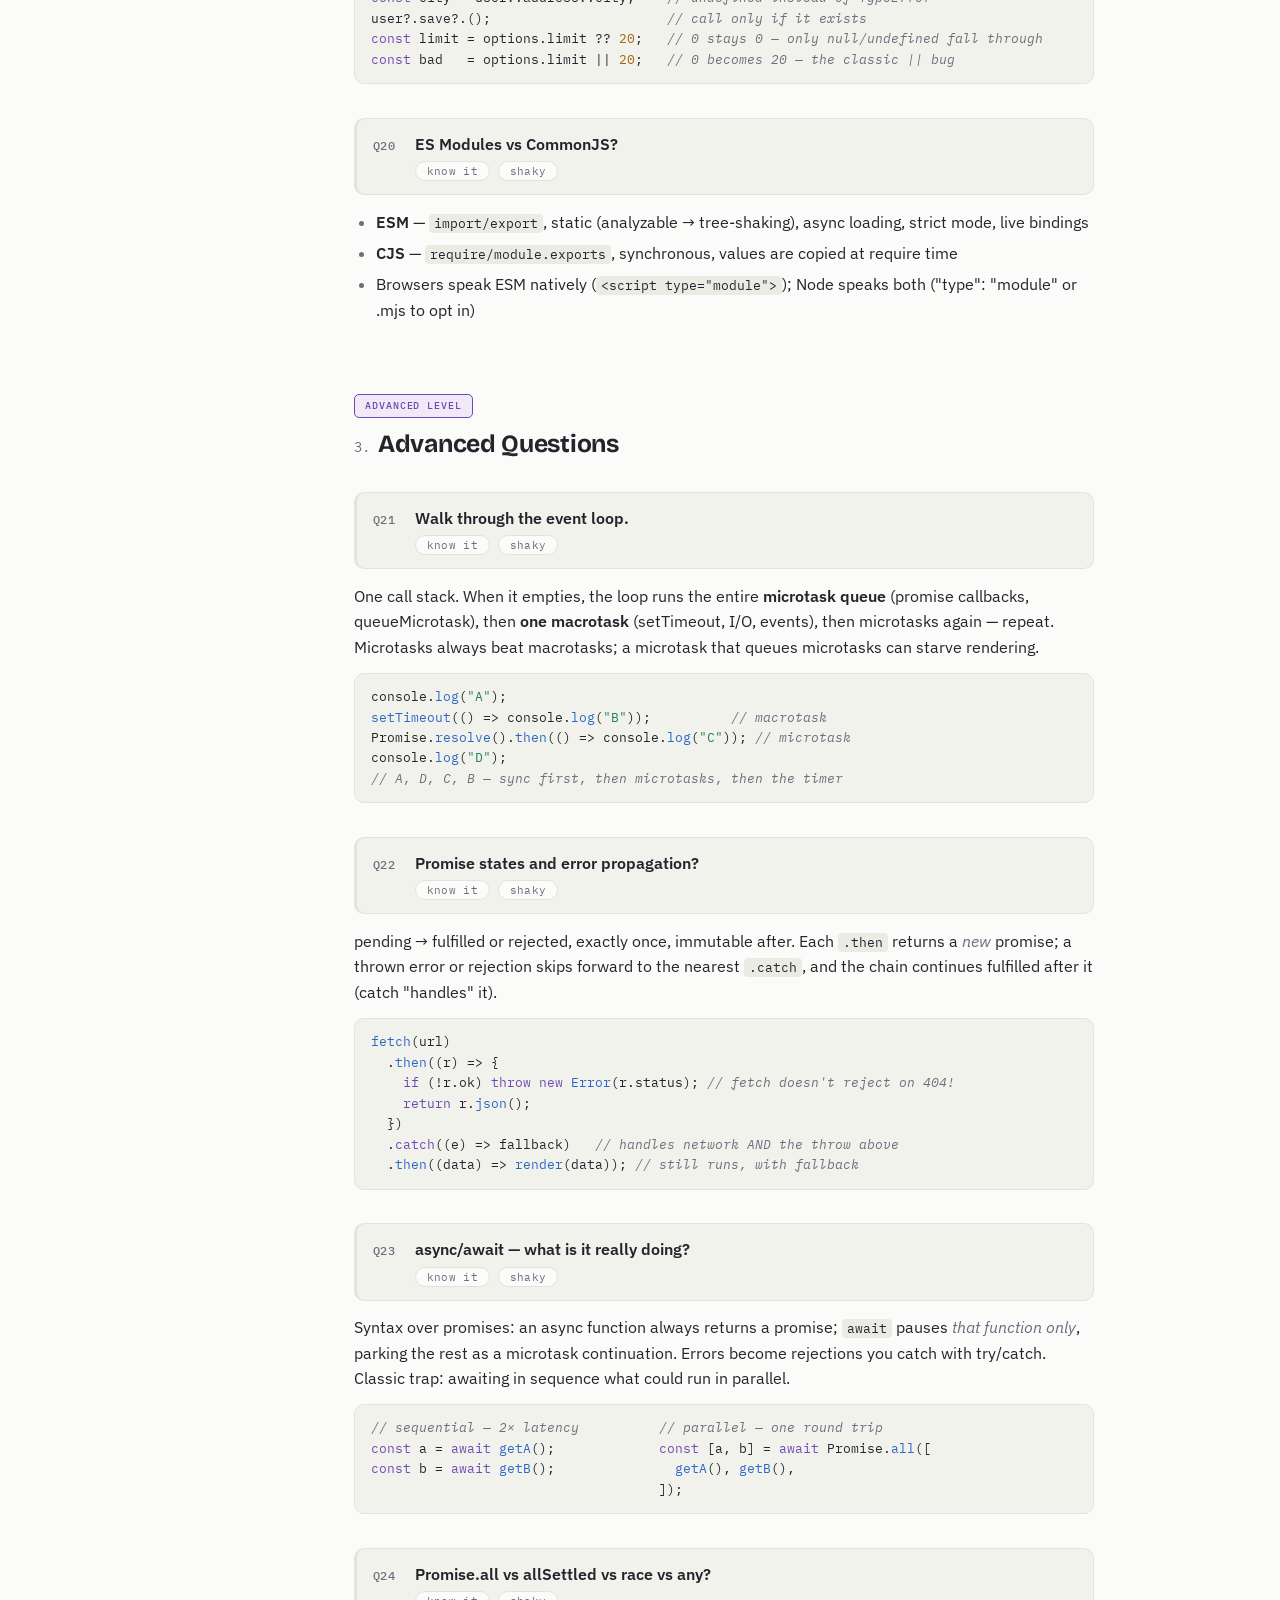
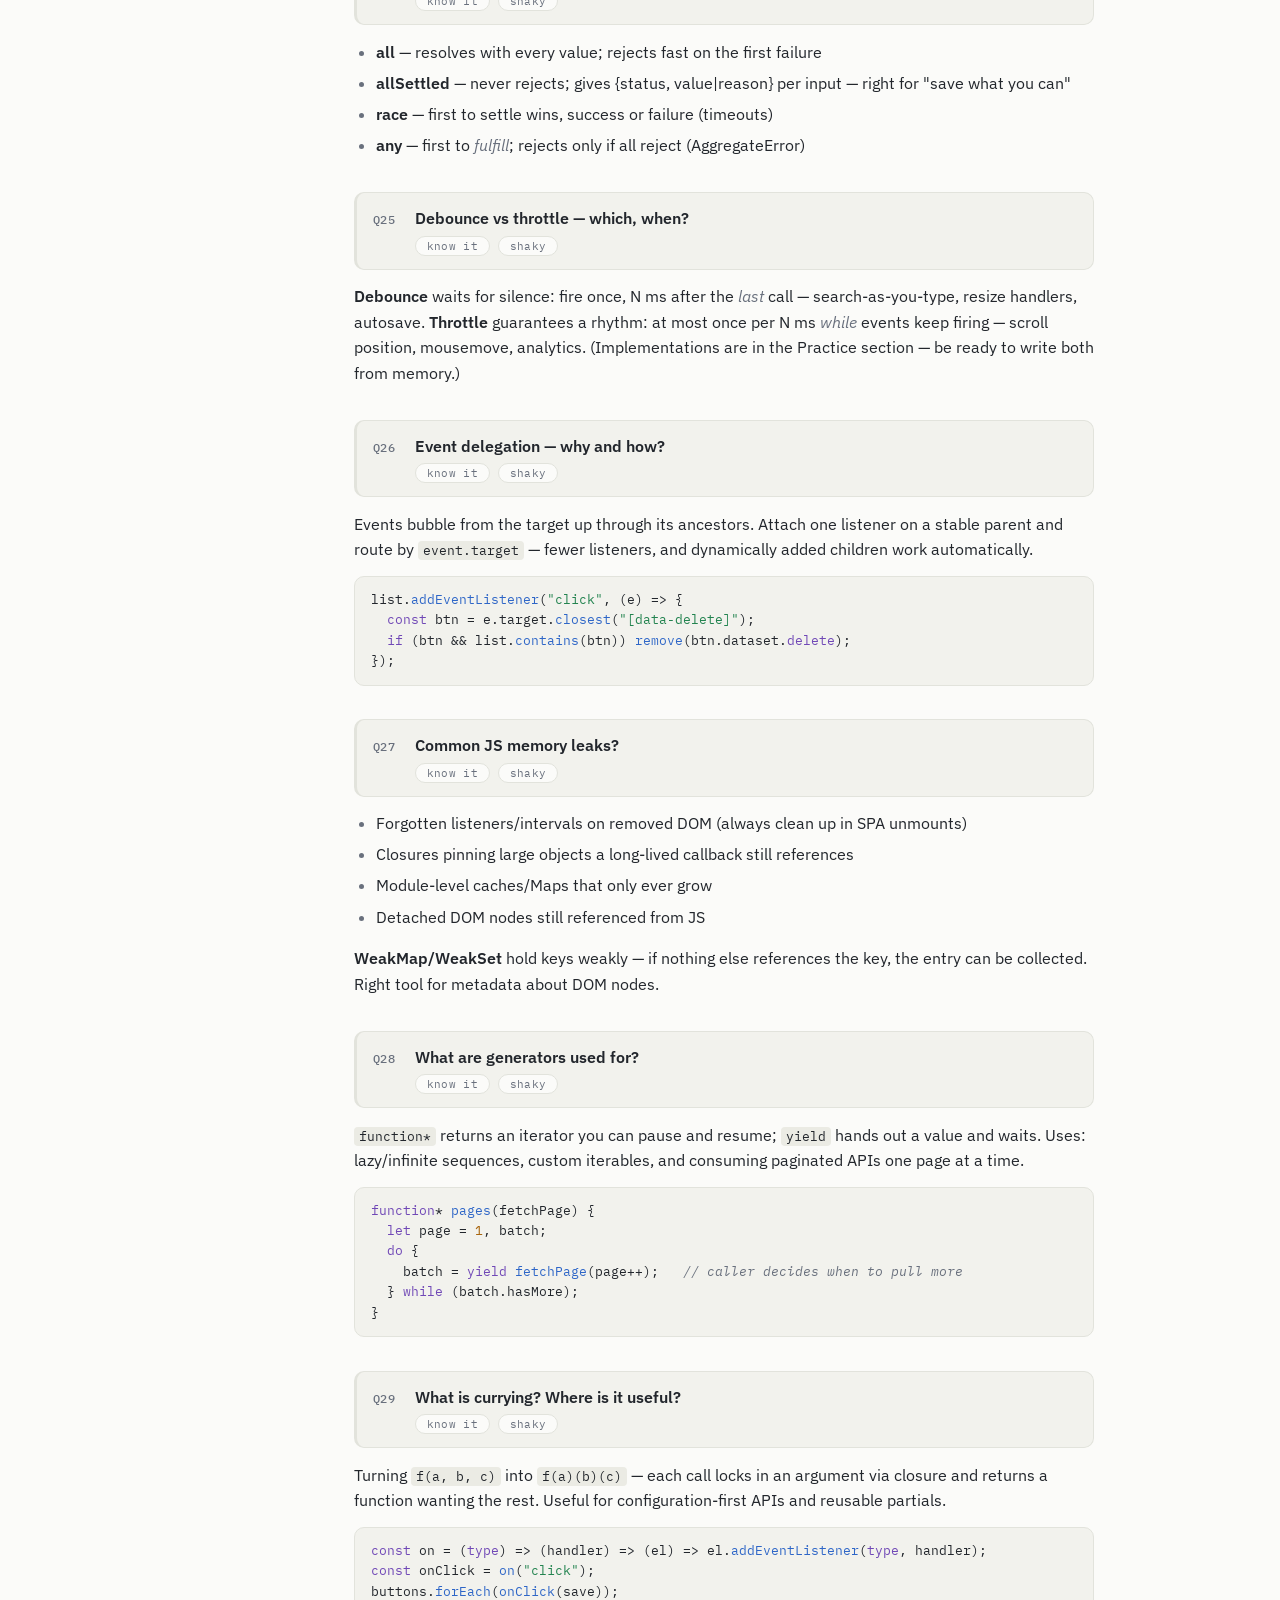
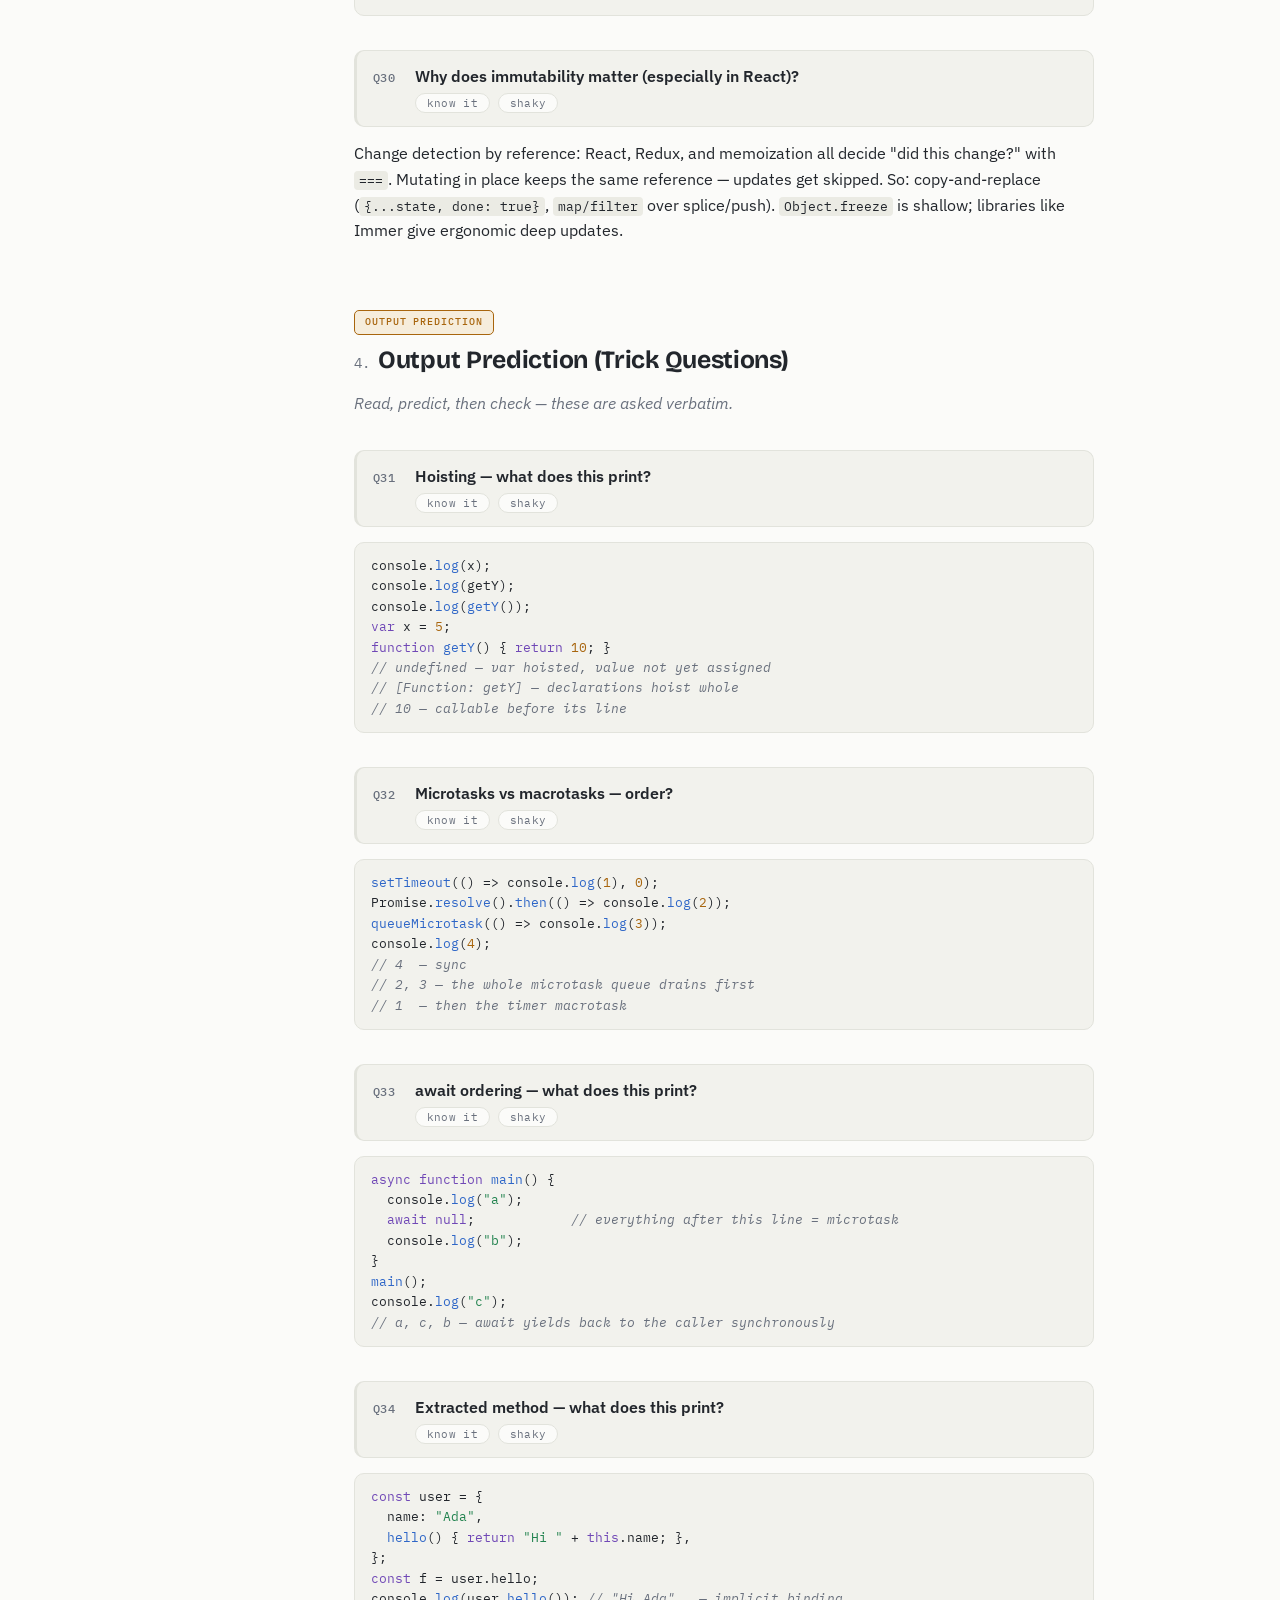
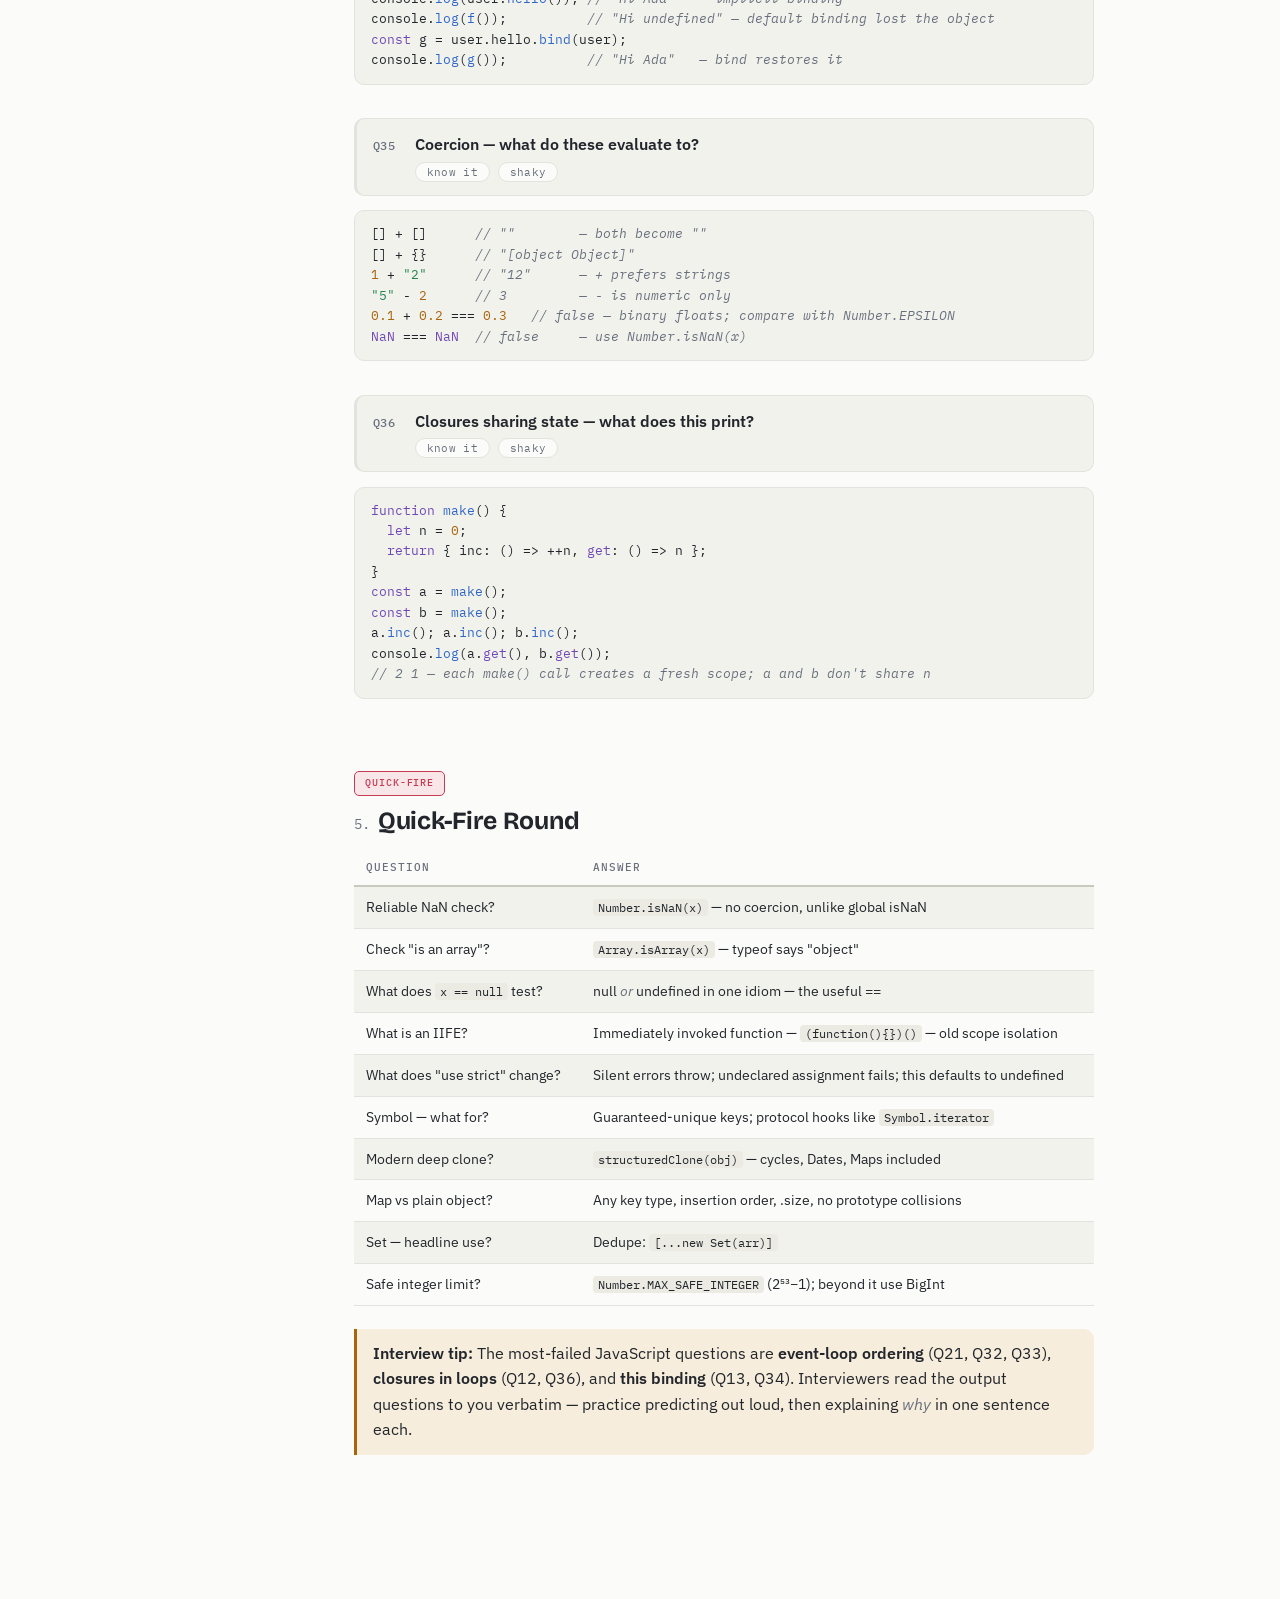
<file: javascript-interview.html>
<!doctype html>
<html lang="en">
  <head>
    <meta charset="UTF-8" />
    <meta name="viewport" content="width=device-width, initial-scale=1.0" />
    <title>JavaScript Interview Questions — Complete Guide</title>
    <link rel="preconnect" href="https://fonts.googleapis.com" />
    <link rel="preconnect" href="https://fonts.gstatic.com" crossorigin />
    <link
      href="https://fonts.googleapis.com/css2?family=Bricolage+Grotesque:wght@600;700;800&family=IBM+Plex+Sans:wght@400;500;600&family=IBM+Plex+Mono:wght@400;500&display=swap"
      rel="stylesheet"
    />
    <link
      rel="icon"
      href="data:image/svg+xml,%3Csvg xmlns='http://www.w3.org/2000/svg' viewBox='0 0 32 32'%3E%3Crect width='32' height='32' rx='7' fill='%237048B6'/%3E%3Cpath d='M9 11l5 5-5 5' stroke='%23fff' stroke-width='2.6' fill='none' stroke-linecap='round' stroke-linejoin='round'/%3E%3Cpath d='M17.5 21.5h6' stroke='%23fff' stroke-width='2.6' stroke-linecap='round'/%3E%3C/svg%3E"
    />
    <link rel="stylesheet" href="assets/styles.css" />
    <script>
      // set theme before first paint
      (function () {
        var d = document.documentElement;
        d.className += " js";
        var t = null;
        try {
          t = localStorage.getItem("prep.theme");
        } catch (e) {}
        if (t !== "day" && t !== "night") {
          t =
            window.matchMedia &&
            window.matchMedia("(prefers-color-scheme: dark)").matches
              ? "night"
              : "day";
        }
        d.setAttribute("data-theme", t);
      })();
    </script>
    <script src="assets/app.js" defer></script>
  </head>
  <body class="page page--guide" data-topic="javascript">
    <header class="topbar">
      <a class="topbar__brand" href="index.html">MERN <span>Prep</span></a>
      <nav class="topbar__nav" aria-label="Site">
        <a href="index.html#guides">Guides</a>
        <a href="index.html#learn">Learn</a>
        <a href="index.html#practice">Practice</a>
      </nav>
      <div class="theme-switch" role="group" aria-label="Color theme">
        <button type="button" class="theme-switch__opt" data-set-theme="day">
          day
        </button>
        <button type="button" class="theme-switch__opt" data-set-theme="night">
          night
        </button>
      </div>
    </header>

    <!-- ============ COVER ============ -->
    <div class="cover">
      <h1>JavaScript<br />Interview Questions</h1>
      <p>The language round — everything the framework questions assume.</p>
      <p style="margin-top: 10px">
        Closures &bull; this &bull; Prototypes &bull; Event Loop &bull; Output
        Prediction
      </p>
      <div class="badge">36 Questions + Quick-Fire</div>
    </div>

    <!-- ============ BEGINNER ============ -->
    <span class="level beginner">BEGINNER LEVEL</span>
    <h1>1. Beginner Questions</h1>

    <div class="q">Q1: var vs let vs const — what actually differs?</div>
    <ul>
      <li>
        <strong>var</strong> — function-scoped, hoisted and initialized to
        <code>undefined</code>, re-declarable, attaches to
        <code>window</code> at top level
      </li>
      <li>
        <strong>let</strong> — block-scoped, hoisted but uninitialized (the
        <strong>temporal dead zone</strong>), reassignable
      </li>
      <li>
        <strong>const</strong> — like let, but the <em>binding</em> can't be
        reassigned. The value is still mutable:
        <code>const arr = []; arr.push(1)</code> is legal
      </li>
    </ul>
    <pre>
console.log(a); // undefined (var hoisted + initialized)
console.log(b); // ReferenceError (TDZ)
var a = 1;
let b = 2;</pre
    >

    <div class="q">Q2: List the data types. What does typeof get wrong?</div>
    <p>
      Seven primitives — <strong>string, number, bigint, boolean, undefined,
      symbol, null</strong> — plus <strong>object</strong> (arrays, functions,
      dates are all objects).
    </p>
    <pre>
typeof null;        // "object"  — historic bug, memorize it
typeof [];          // "object"  — use Array.isArray()
typeof function(){} // "function" — the one non-primitive special case
typeof NaN;         // "number"</pre
    >

    <div class="q">Q3: == vs === — how does coercion decide?</div>
    <p>
      <code>===</code> compares type and value with no conversion — the
      default choice. <code>==</code> coerces first: null and undefined equal
      each other (and nothing else), strings/booleans convert to numbers,
      objects convert via <code>valueOf</code>/<code>toString</code>.
    </p>
    <pre>
0 == "0"        // true   ("0" → 0)
0 == []         // true   ([] → "" → 0)
"0" == []       // false  ([] → "", "0" != "")
null == undefined // true
null == 0       // false — null only equals undefined</pre
    >

    <div class="q">Q4: Which values are falsy?</div>
    <p>
      Exactly eight: <code>false</code>, <code>0</code>, <code>-0</code>,
      <code>0n</code>, <code>""</code>, <code>null</code>,
      <code>undefined</code>, <code>NaN</code>. Everything else is truthy —
      including <code>"0"</code>, <code>[]</code>, and <code>{}</code>. That's
      why <code>if ([])</code> runs but <code>[] == false</code> is true —
      different algorithms.
    </p>

    <div class="q">Q5: null vs undefined?</div>
    <p>
      <strong>undefined</strong> — the engine's "no value yet": missing
      properties, unassigned variables, functions without return.
      <strong>null</strong> — the programmer's deliberate "empty on purpose".
      JSON has null but not undefined; <code>JSON.stringify</code> drops
      undefined properties entirely.
    </p>

    <div class="q">Q6: Arrow functions vs regular functions?</div>
    <ul>
      <li>
        Arrows have <strong>no own this</strong> — they close over the
        enclosing scope's this (that's the point)
      </li>
      <li>No <code>arguments</code> object, no <code>prototype</code></li>
      <li>Can't be used with <code>new</code></li>
      <li>
        Wrong tool for object methods and event handlers that rely on
        <code>this</code> being the element
      </li>
    </ul>
    <pre>
const timer = {
  seconds: 0,
  start() {
    // arrow keeps `this` = timer; function() would lose it
    setInterval(() => this.seconds++, 1000);
  },
};</pre
    >

    <div class="q">Q7: Spread vs rest — same syntax, opposite jobs?</div>
    <p>
      <strong>Spread expands</strong> an iterable where values are expected;
      <strong>rest collects</strong> leftovers where parameters are declared.
    </p>
    <pre>
const merged = { ...defaults, ...options };   // spread (shallow!)
const copy = [...arr];                        // spread
function log(first, ...rest) {}               // rest
const [head, ...tail] = list;                 // rest in destructuring</pre
    >

    <div class="q">Q8: Destructuring — defaults, renaming, nesting?</div>
    <pre>
const { id, name: label, meta: { tags = [] } = {} } = doc;
//        │        │             └ nested + default for the object itself
//        │        └ rename name → label
//        └ plain pick

function connect({ host = "localhost", port = 27017 } = {}) {}
// = {} lets connect() be called with no argument at all</pre
    >

    <div class="q">Q9: map vs forEach vs reduce — when each?</div>
    <ul>
      <li>
        <strong>map</strong> — transform every item, get a new array back.
        Returns; never mutates
      </li>
      <li>
        <strong>forEach</strong> — side effects only; returns undefined, can't
        break early (use for..of if you need to)
      </li>
      <li>
        <strong>reduce</strong> — fold to a single value: sums, lookups,
        groupBy
      </li>
    </ul>
    <pre>
const byId = users.reduce((acc, u) => {
  acc[u.id] = u;
  return acc;
}, {});</pre
    >

    <div class="q">Q10: What are template literals good for beyond strings?</div>
    <p>
      Interpolation <code>`${x}`</code>, real multiline strings, and
      <strong>tagged templates</strong> — a function receives the string parts
      and values separately (how libraries like styled-components and safe SQL
      builders work).
    </p>
    <pre>
const query = sql`SELECT * FROM users WHERE id = ${id}`;
// sql() gets ["SELECT…id = ", ""] and [id] — it can escape id safely</pre
    >

    <!-- ============ INTERMEDIATE ============ -->
    <div class="section"></div>
    <span class="level intermediate">INTERMEDIATE LEVEL</span>
    <h1>2. Intermediate Questions</h1>

    <div class="q">Q11: What is a closure? Give a practical use.</div>
    <p>
      A function bundled with its lexical scope — it keeps access to the
      variables where it was <em>defined</em>, even after that scope has
      returned. Uses: private state, factories, memoization, debounce, event
      handlers remembering context.
    </p>
    <pre>
function makeCounter() {
  let count = 0;              // private — only reachable via the closure
  return () => ++count;
}
const next = makeCounter();
next(); // 1
next(); // 2 — count survives between calls</pre
    >

    <div class="q">Q12: The classic bug: setTimeout inside a var loop?</div>
    <pre>
for (var i = 0; i < 3; i++) {
  setTimeout(() => console.log(i)); // 3, 3, 3 — one shared i
}
for (let i = 0; i < 3; i++) {
  setTimeout(() => console.log(i)); // 0, 1, 2 — new binding per iteration
}</pre
    >
    <p>
      var creates <strong>one</strong> function-scoped i that has reached 3 by
      the time the callbacks run. let creates a fresh block-scoped binding per
      iteration, so each closure captures its own value. (Pre-let fix: wrap the
      body in an IIFE.)
    </p>

    <div class="q">Q13: How is `this` decided? The four bindings.</div>
    <ol>
      <li>
        <strong>new</strong> — <code>new Fn()</code>: this = the fresh object
      </li>
      <li>
        <strong>Explicit</strong> — <code>fn.call(obj)</code> /
        <code>apply</code> / <code>bind</code>: this = obj
      </li>
      <li>
        <strong>Implicit</strong> — <code>obj.fn()</code>: this = the object
        before the dot
      </li>
      <li>
        <strong>Default</strong> — bare <code>fn()</code>: undefined in strict
        mode, else the global object
      </li>
    </ol>
    <p>
      Arrows ignore all four and inherit lexically. Precedence: new &gt;
      explicit &gt; implicit &gt; default.
    </p>

    <div class="q">Q14: call vs apply vs bind?</div>
    <pre>
greet.call(user, "Hi", "!");       // invoke now, args listed
greet.apply(user, ["Hi", "!"]);    // invoke now, args as array
const bound = greet.bind(user);    // invoke later, this locked in</pre
    >
    <p>
      bind returns a <em>new</em> function permanently tied to that this — a
      second bind can't override it, and neither can call.
    </p>

    <div class="q">Q15: Explain the prototype chain.</div>
    <p>
      Every object has an internal link (<code>__proto__</code>, officially
      <code>[[Prototype]]</code>) to another object. Property lookups walk up
      that chain until found or the chain ends at null. Methods like
      <code>arr.map</code> live once on <code>Array.prototype</code>, not on
      every array.
    </p>
    <pre>
const arr = [];
arr.__proto__ === Array.prototype;                 // true
Array.prototype.__proto__ === Object.prototype;    // true
Object.prototype.__proto__ === null;               // end of chain
Object.create(proto);  // make an object with a chosen prototype</pre
    >

    <div class="q">Q16: class vs constructor function — what's real?</div>
    <p>
      class is syntax over the same prototype machinery — with real
      differences: class bodies run in strict mode, aren't hoisted usably,
      must be called with new, and get <code>extends</code>/<code>super</code>
      plus private <code>#fields</code>.
    </p>
    <pre>
class Repo {
  #cache = new Map();            // truly private
  constructor(model) { this.model = model; }
  async find(id) {
    if (!this.#cache.has(id))
      this.#cache.set(id, await this.model.findById(id));
    return this.#cache.get(id);
  }
}</pre
    >

    <div class="q">Q17: Shallow vs deep copy — and how to deep copy right?</div>
    <p>
      Spread and <code>Object.assign</code> copy one level; nested objects are
      still shared references. <code>structuredClone(obj)</code> is the modern
      deep copy (handles Dates, Maps, cycles).
      <code>JSON.parse(JSON.stringify(x))</code> is the old trick — it drops
      functions and undefined, and breaks Dates.
    </p>

    <div class="q">Q18: for..in vs for..of vs Object.entries?</div>
    <ul>
      <li>
        <strong>for..in</strong> — enumerable <em>keys</em>, including
        inherited ones; wrong tool for arrays (gives index strings)
      </li>
      <li>
        <strong>for..of</strong> — <em>values</em> of any iterable (arrays,
        strings, Map, Set); supports break/continue
      </li>
      <li>
        <strong>Object.keys/values/entries</strong> — own properties only,
        as arrays you can chain
      </li>
    </ul>
    <pre>
for (const [key, value] of Object.entries(config)) { ... }</pre
    >

    <div class="q">Q19: Optional chaining and nullish coalescing?</div>
    <pre>
const city = user?.address?.city;    // undefined instead of TypeError
user?.save?.();                      // call only if it exists
const limit = options.limit ?? 20;   // 0 stays 0 — only null/undefined fall through
const bad   = options.limit || 20;   // 0 becomes 20 — the classic || bug</pre
    >

    <div class="q">Q20: ES Modules vs CommonJS?</div>
    <ul>
      <li>
        <strong>ESM</strong> — <code>import/export</code>, static (analyzable
        → tree-shaking), async loading, strict mode, live bindings
      </li>
      <li>
        <strong>CJS</strong> — <code>require/module.exports</code>,
        synchronous, values are copied at require time
      </li>
      <li>
        Browsers speak ESM natively (<code>&lt;script type="module"&gt;</code>);
        Node speaks both ("type": "module" or .mjs to opt in)
      </li>
    </ul>

    <!-- ============ ADVANCED ============ -->
    <div class="section"></div>
    <span class="level advanced">ADVANCED LEVEL</span>
    <h1>3. Advanced Questions</h1>

    <div class="q">Q21: Walk through the event loop.</div>
    <p>
      One call stack. When it empties, the loop runs the entire
      <strong>microtask queue</strong> (promise callbacks,
      queueMicrotask), then <strong>one macrotask</strong> (setTimeout,
      I/O, events), then microtasks again — repeat. Microtasks always beat
      macrotasks; a microtask that queues microtasks can starve rendering.
    </p>
    <pre>
console.log("A");
setTimeout(() => console.log("B"));          // macrotask
Promise.resolve().then(() => console.log("C")); // microtask
console.log("D");
// A, D, C, B — sync first, then microtasks, then the timer</pre
    >

    <div class="q">Q22: Promise states and error propagation?</div>
    <p>
      pending → fulfilled or rejected, exactly once, immutable after. Each
      <code>.then</code> returns a <em>new</em> promise; a thrown error or
      rejection skips forward to the nearest <code>.catch</code>, and the
      chain continues fulfilled after it (catch "handles" it).
    </p>
    <pre>
fetch(url)
  .then((r) => {
    if (!r.ok) throw new Error(r.status); // fetch doesn't reject on 404!
    return r.json();
  })
  .catch((e) => fallback)   // handles network AND the throw above
  .then((data) => render(data)); // still runs, with fallback</pre
    >

    <div class="q">Q23: async/await — what is it really doing?</div>
    <p>
      Syntax over promises: an async function always returns a promise;
      <code>await</code> pauses <em>that function only</em>, parking the rest
      as a microtask continuation. Errors become rejections you catch with
      try/catch. Classic trap: awaiting in sequence what could run in
      parallel.
    </p>
    <pre>
// sequential — 2× latency          // parallel — one round trip
const a = await getA();             const [a, b] = await Promise.all([
const b = await getB();               getA(), getB(),
                                    ]);</pre
    >

    <div class="q">Q24: Promise.all vs allSettled vs race vs any?</div>
    <ul>
      <li>
        <strong>all</strong> — resolves with every value; rejects fast on the
        first failure
      </li>
      <li>
        <strong>allSettled</strong> — never rejects; gives
        {status, value|reason} per input — right for "save what you can"
      </li>
      <li><strong>race</strong> — first to settle wins, success or failure (timeouts)</li>
      <li>
        <strong>any</strong> — first to <em>fulfill</em>; rejects only if all
        reject (AggregateError)
      </li>
    </ul>

    <div class="q">Q25: Debounce vs throttle — which, when?</div>
    <p>
      <strong>Debounce</strong> waits for silence: fire once, N ms after the
      <em>last</em> call — search-as-you-type, resize handlers, autosave.
      <strong>Throttle</strong> guarantees a rhythm: at most once per N ms
      <em>while</em> events keep firing — scroll position, mousemove,
      analytics. (Implementations are in the Practice section — be ready to
      write both from memory.)
    </p>

    <div class="q">Q26: Event delegation — why and how?</div>
    <p>
      Events bubble from the target up through its ancestors. Attach one
      listener on a stable parent and route by <code>event.target</code> —
      fewer listeners, and dynamically added children work automatically.
    </p>
    <pre>
list.addEventListener("click", (e) => {
  const btn = e.target.closest("[data-delete]");
  if (btn && list.contains(btn)) remove(btn.dataset.delete);
});</pre
    >

    <div class="q">Q27: Common JS memory leaks?</div>
    <ul>
      <li>
        Forgotten listeners/intervals on removed DOM (always clean up in SPA
        unmounts)
      </li>
      <li>Closures pinning large objects a long-lived callback still references</li>
      <li>Module-level caches/Maps that only ever grow</li>
      <li>Detached DOM nodes still referenced from JS</li>
    </ul>
    <p>
      <strong>WeakMap/WeakSet</strong> hold keys weakly — if nothing else
      references the key, the entry can be collected. Right tool for metadata
      about DOM nodes.
    </p>

    <div class="q">Q28: What are generators used for?</div>
    <p>
      <code>function*</code> returns an iterator you can pause and resume;
      <code>yield</code> hands out a value and waits. Uses: lazy/infinite
      sequences, custom iterables, and consuming paginated APIs one page at a
      time.
    </p>
    <pre>
function* pages(fetchPage) {
  let page = 1, batch;
  do {
    batch = yield fetchPage(page++);   // caller decides when to pull more
  } while (batch.hasMore);
}</pre
    >

    <div class="q">Q29: What is currying? Where is it useful?</div>
    <p>
      Turning <code>f(a, b, c)</code> into <code>f(a)(b)(c)</code> — each call
      locks in an argument via closure and returns a function wanting the
      rest. Useful for configuration-first APIs and reusable partials.
    </p>
    <pre>
const on = (type) => (handler) => (el) => el.addEventListener(type, handler);
const onClick = on("click");
buttons.forEach(onClick(save));</pre
    >

    <div class="q">Q30: Why does immutability matter (especially in React)?</div>
    <p>
      Change detection by reference: React, Redux, and memoization all decide
      "did this change?" with <code>===</code>. Mutating in place keeps the
      same reference — updates get skipped. So: copy-and-replace
      (<code>{...state, done: true}</code>, <code>map/filter</code> over
      splice/push). <code>Object.freeze</code> is shallow; libraries like
      Immer give ergonomic deep updates.
    </p>

    <!-- ============ OUTPUT PREDICTION ============ -->
    <div class="section"></div>
    <span class="level practical">OUTPUT PREDICTION</span>
    <h1>4. Output Prediction (Trick Questions)</h1>
    <p><em>Read, predict, then check — these are asked verbatim.</em></p>

    <div class="q">Q31: Hoisting — what does this print?</div>
    <pre>
console.log(x);
console.log(getY);
console.log(getY());
var x = 5;
function getY() { return 10; }
// undefined — var hoisted, value not yet assigned
// [Function: getY] — declarations hoist whole
// 10 — callable before its line</pre
    >

    <div class="q">Q32: Microtasks vs macrotasks — order?</div>
    <pre>
setTimeout(() => console.log(1), 0);
Promise.resolve().then(() => console.log(2));
queueMicrotask(() => console.log(3));
console.log(4);
// 4  — sync
// 2, 3 — the whole microtask queue drains first
// 1  — then the timer macrotask</pre
    >

    <div class="q">Q33: await ordering — what does this print?</div>
    <pre>
async function main() {
  console.log("a");
  await null;            // everything after this line = microtask
  console.log("b");
}
main();
console.log("c");
// a, c, b — await yields back to the caller synchronously</pre
    >

    <div class="q">Q34: Extracted method — what does this print?</div>
    <pre>
const user = {
  name: "Ada",
  hello() { return "Hi " + this.name; },
};
const f = user.hello;
console.log(user.hello()); // "Hi Ada"   — implicit binding
console.log(f());          // "Hi undefined" — default binding lost the object
const g = user.hello.bind(user);
console.log(g());          // "Hi Ada"   — bind restores it</pre
    >

    <div class="q">Q35: Coercion — what do these evaluate to?</div>
    <pre>
[] + []      // ""        — both become ""
[] + {}      // "[object Object]"
1 + "2"      // "12"      — + prefers strings
"5" - 2      // 3         — - is numeric only
0.1 + 0.2 === 0.3   // false — binary floats; compare with Number.EPSILON
NaN === NaN  // false     — use Number.isNaN(x)</pre
    >

    <div class="q">Q36: Closures sharing state — what does this print?</div>
    <pre>
function make() {
  let n = 0;
  return { inc: () => ++n, get: () => n };
}
const a = make();
const b = make();
a.inc(); a.inc(); b.inc();
console.log(a.get(), b.get());
// 2 1 — each make() call creates a fresh scope; a and b don't share n</pre
    >

    <!-- ============ QUICK FIRE ============ -->
    <div class="section"></div>
    <span class="level quickfire">QUICK-FIRE</span>
    <h1>5. Quick-Fire Round</h1>
    <table>
      <tr>
        <th>Question</th>
        <th>Answer</th>
      </tr>
      <tr>
        <td>Reliable NaN check?</td>
        <td><code>Number.isNaN(x)</code> — no coercion, unlike global isNaN</td>
      </tr>
      <tr>
        <td>Check "is an array"?</td>
        <td><code>Array.isArray(x)</code> — typeof says "object"</td>
      </tr>
      <tr>
        <td>What does <code>x == null</code> test?</td>
        <td>null <em>or</em> undefined in one idiom — the useful ==</td>
      </tr>
      <tr>
        <td>What is an IIFE?</td>
        <td>
          Immediately invoked function — <code>(function(){})()</code> — old
          scope isolation
        </td>
      </tr>
      <tr>
        <td>What does "use strict" change?</td>
        <td>
          Silent errors throw; undeclared assignment fails; this defaults to
          undefined
        </td>
      </tr>
      <tr>
        <td>Symbol — what for?</td>
        <td>
          Guaranteed-unique keys; protocol hooks like
          <code>Symbol.iterator</code>
        </td>
      </tr>
      <tr>
        <td>Modern deep clone?</td>
        <td><code>structuredClone(obj)</code> — cycles, Dates, Maps included</td>
      </tr>
      <tr>
        <td>Map vs plain object?</td>
        <td>
          Any key type, insertion order, .size, no prototype collisions
        </td>
      </tr>
      <tr>
        <td>Set — headline use?</td>
        <td>Dedupe: <code>[...new Set(arr)]</code></td>
      </tr>
      <tr>
        <td>Safe integer limit?</td>
        <td>
          <code>Number.MAX_SAFE_INTEGER</code> (2⁵³−1); beyond it use BigInt
        </td>
      </tr>
    </table>

    <div class="tip">
      <strong>Interview tip:</strong> The most-failed JavaScript questions are
      <strong>event-loop ordering</strong> (Q21, Q32, Q33),
      <strong>closures in loops</strong> (Q12, Q36), and
      <strong>this binding</strong> (Q13, Q34). Interviewers read the output
      questions to you verbatim — practice predicting out loud, then explaining
      <em>why</em> in one sentence each.
    </div>
  </body>
</html>
</file>
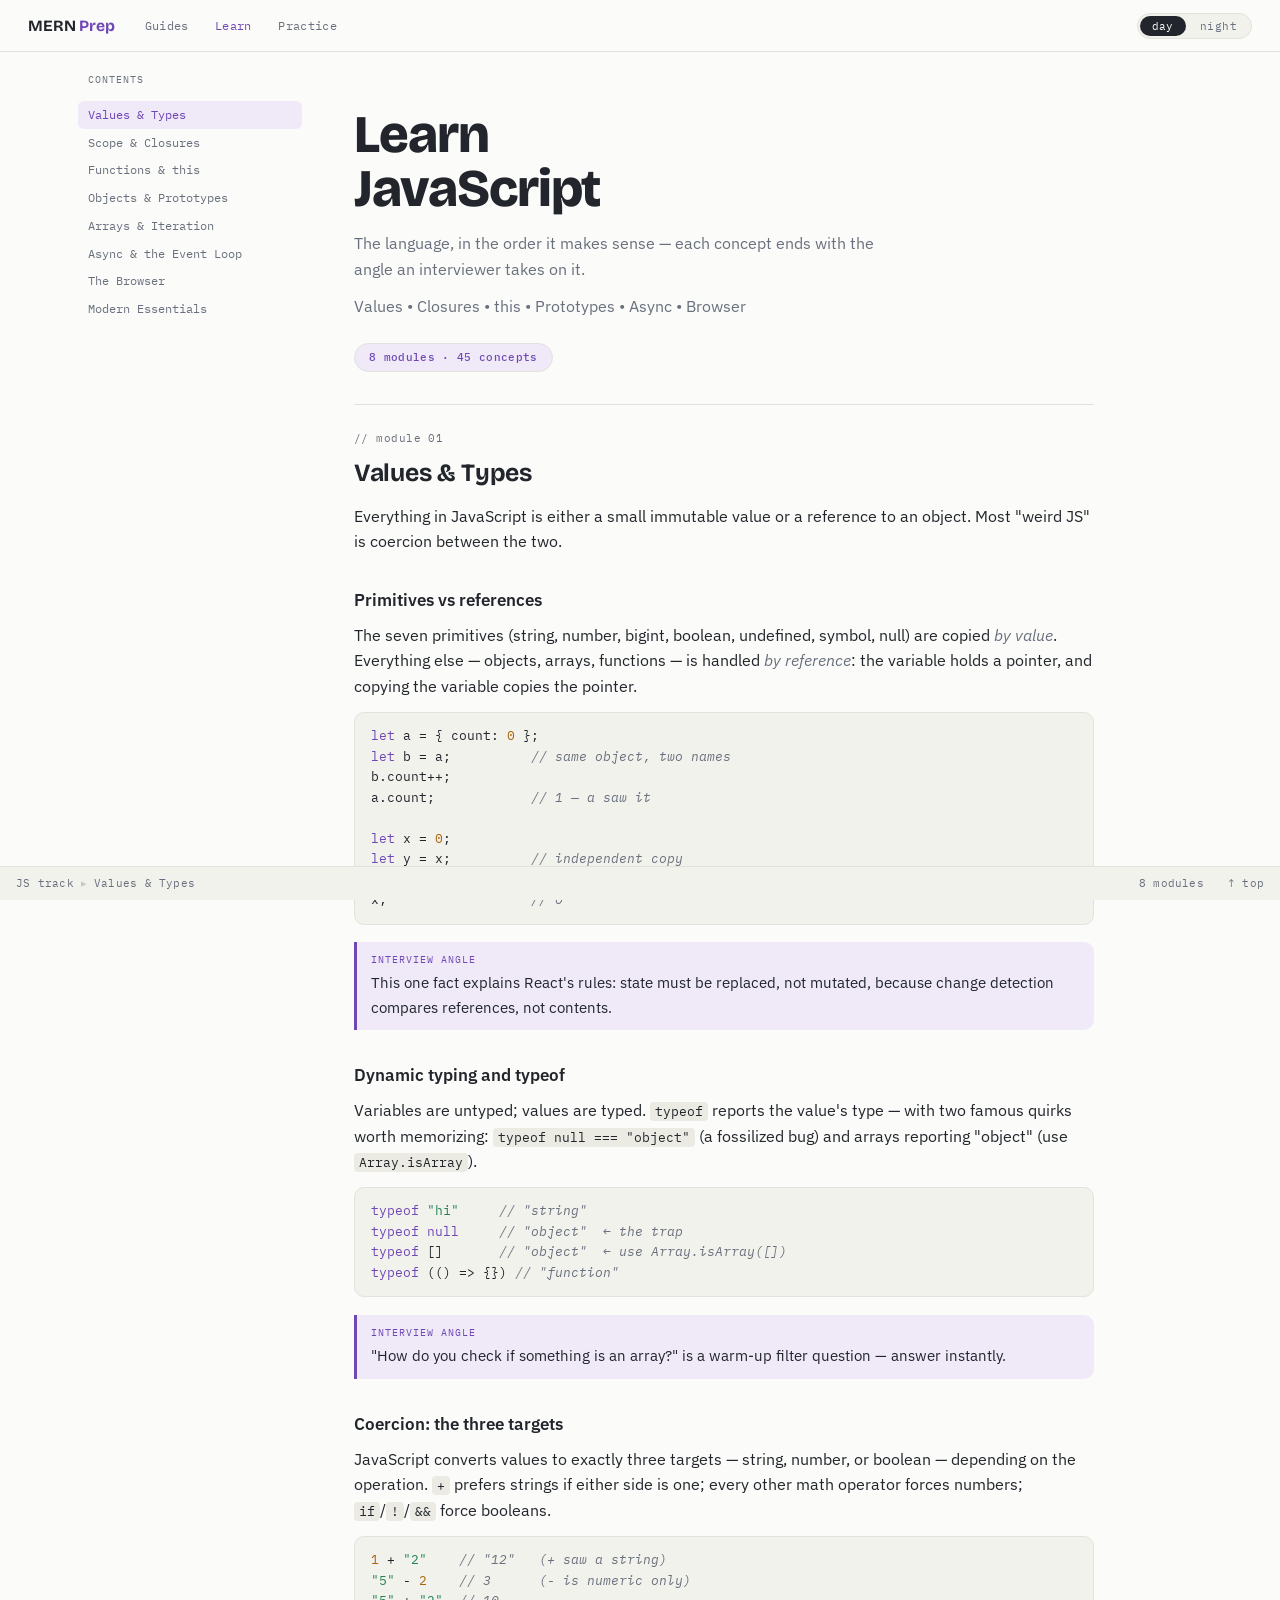
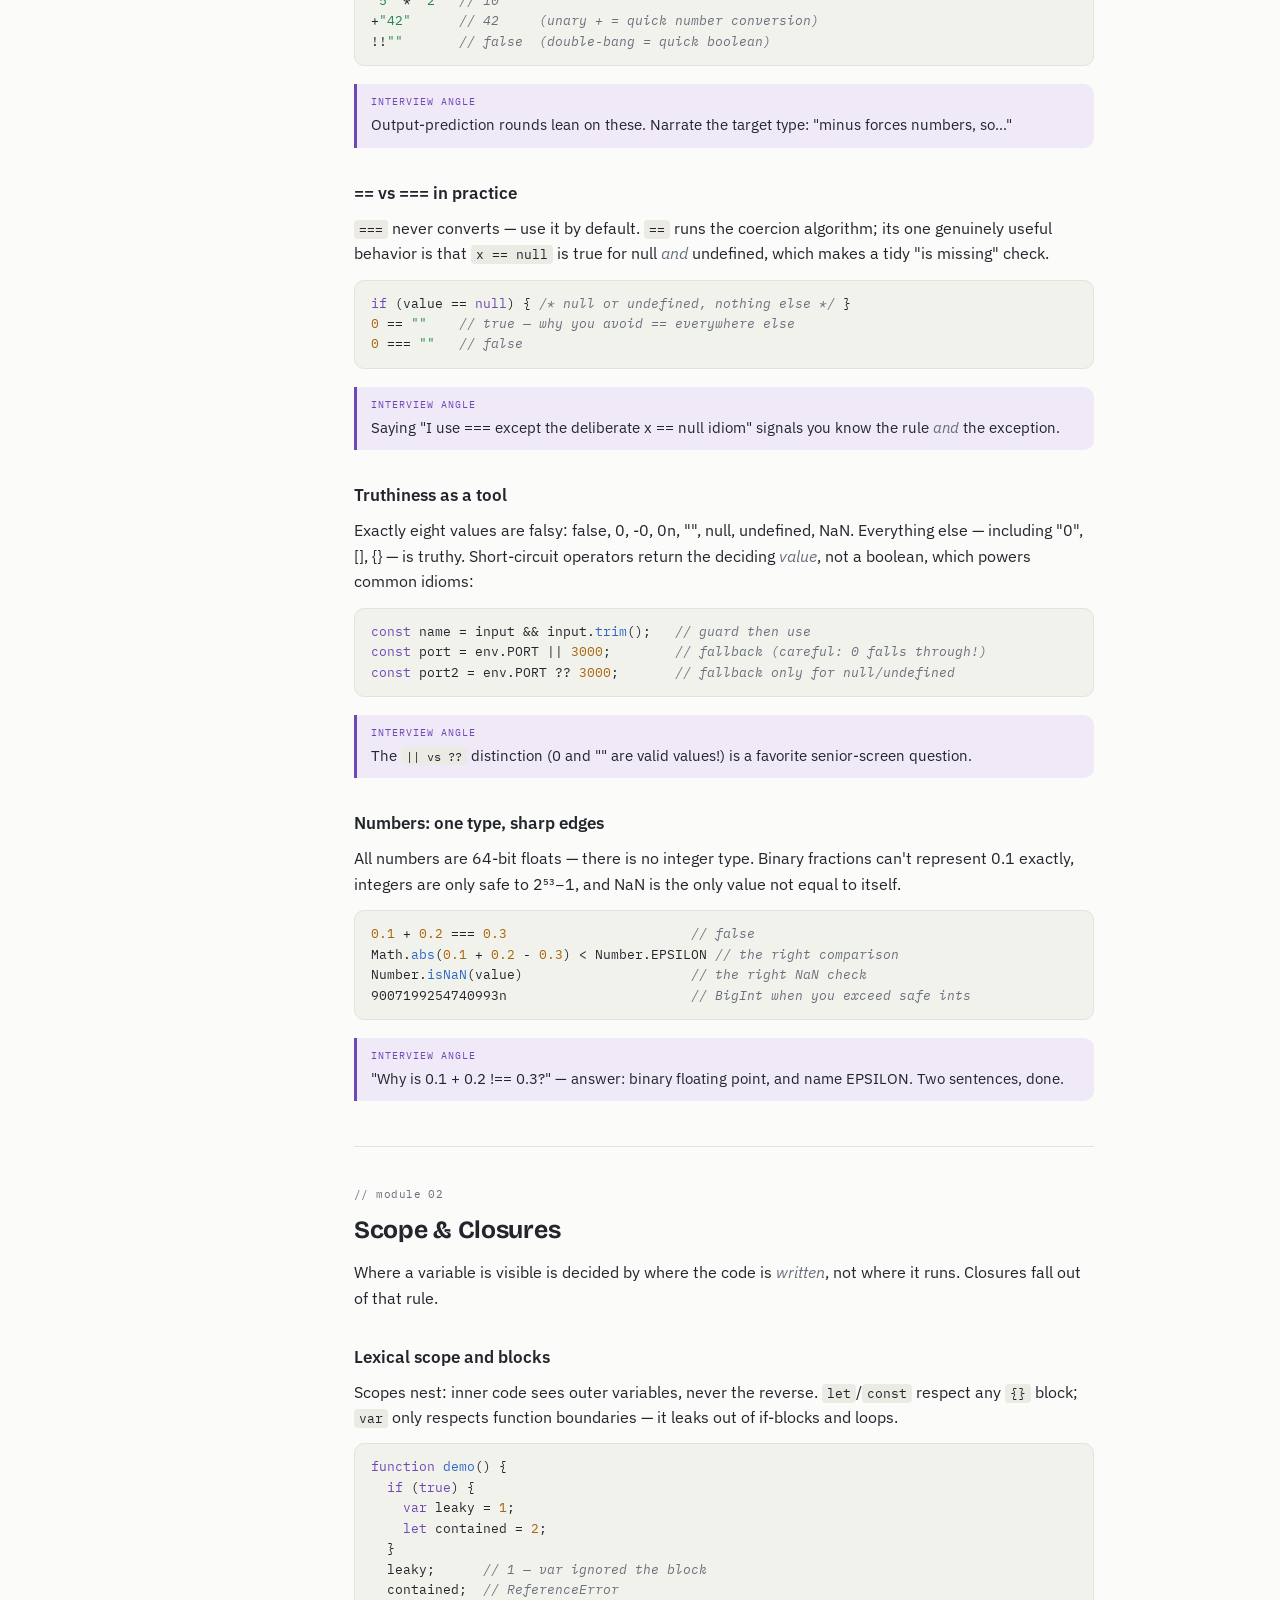
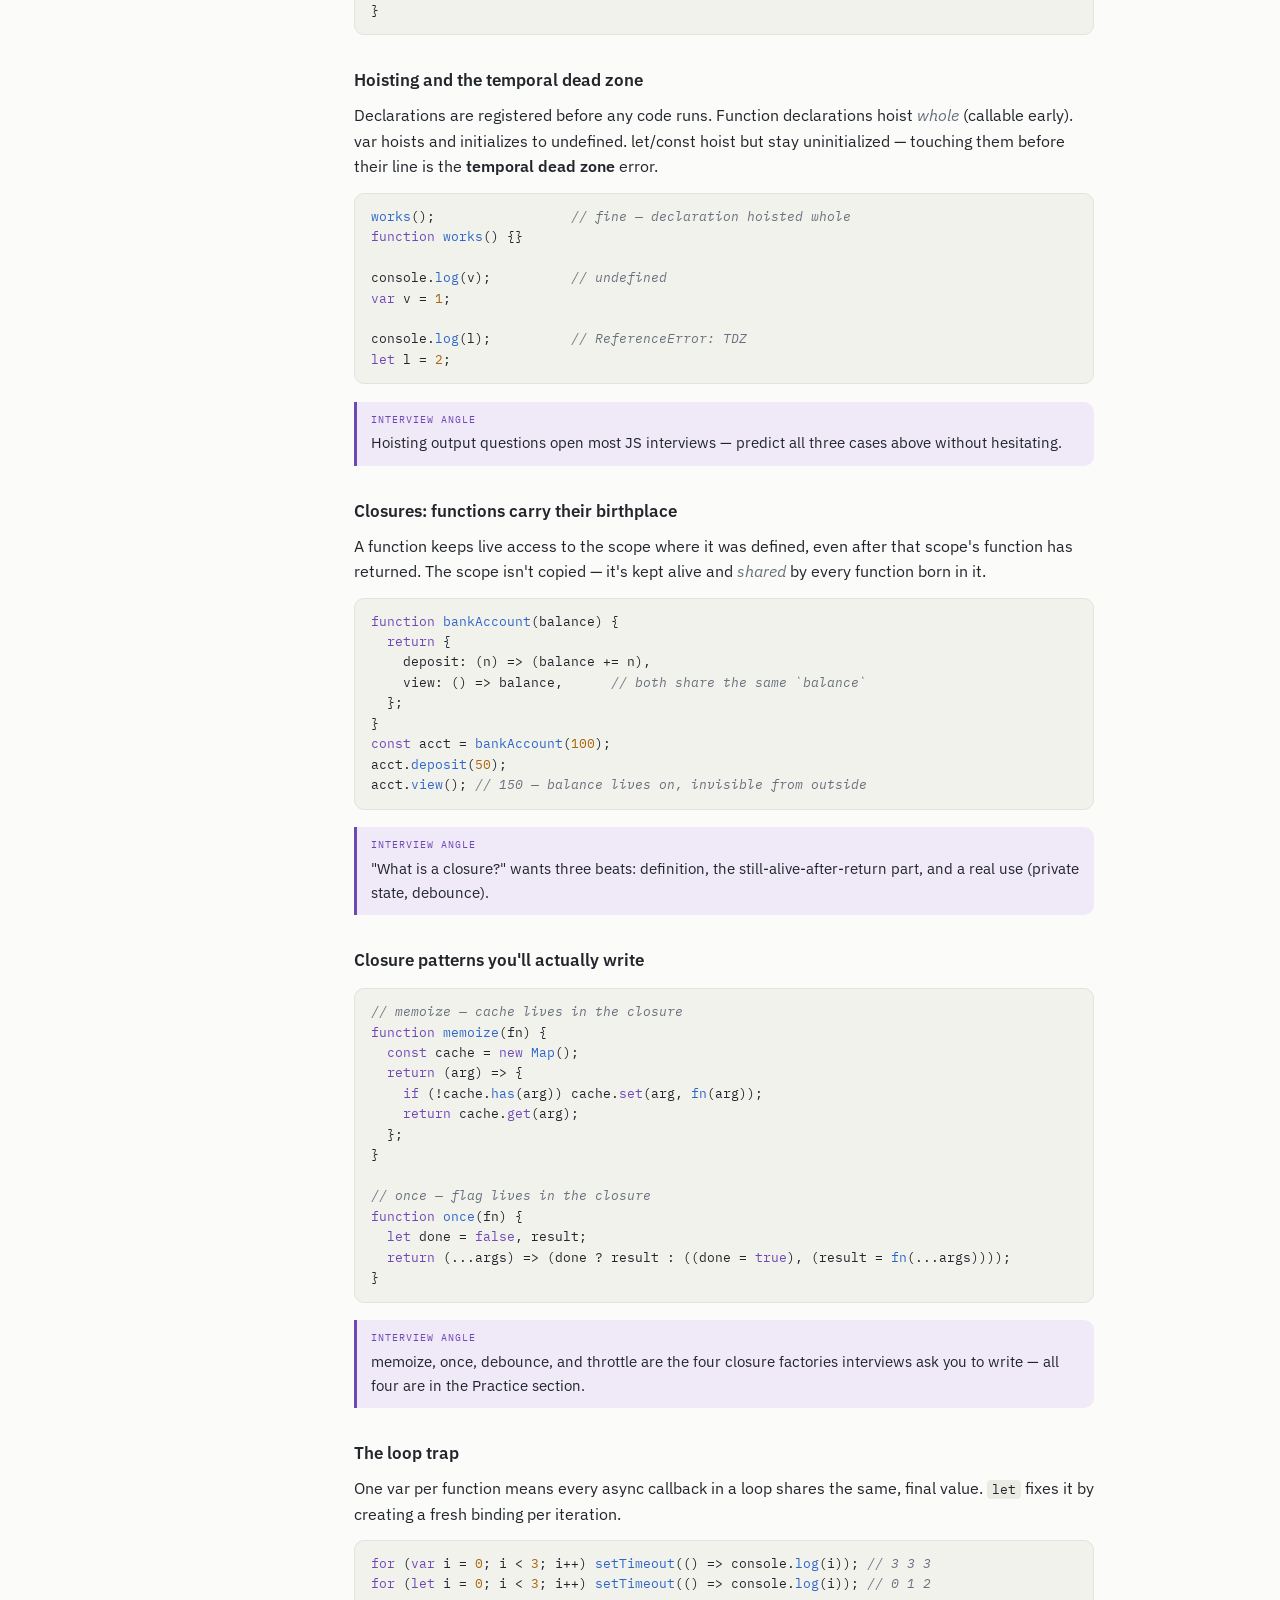
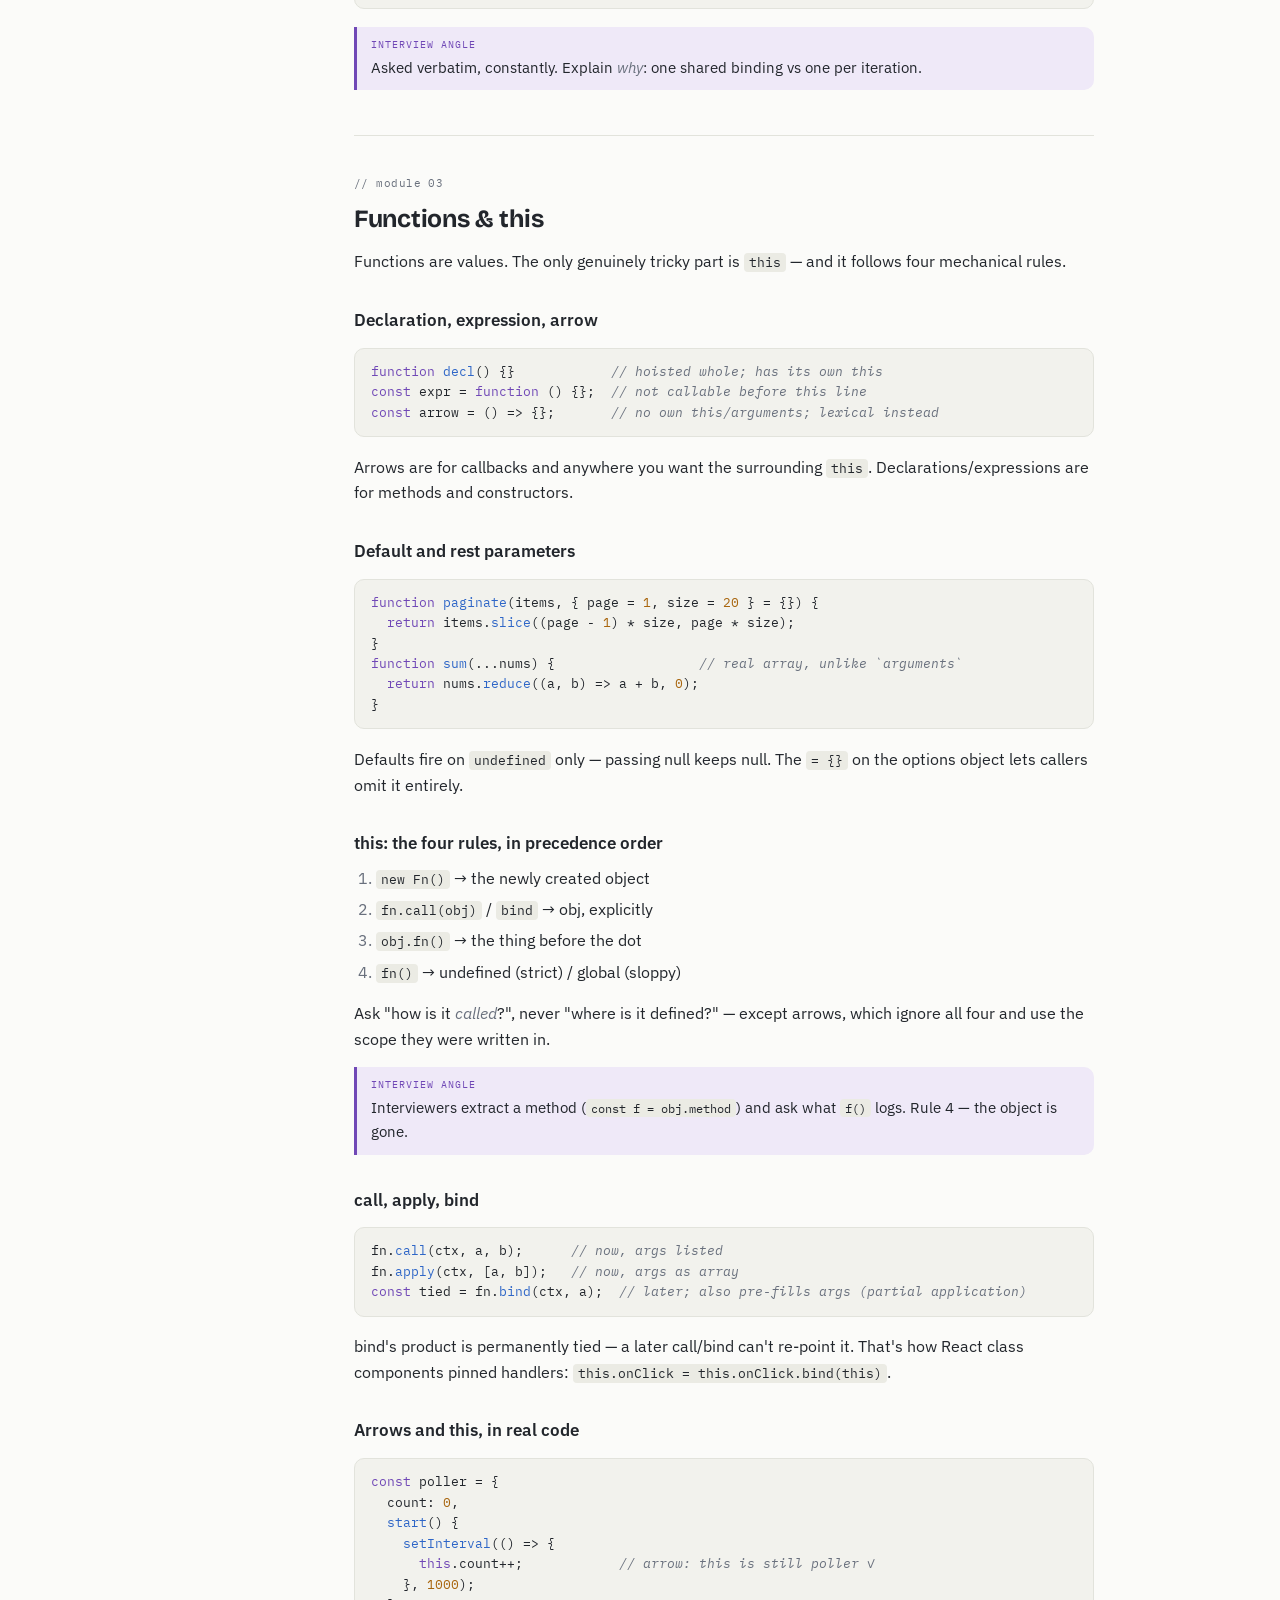
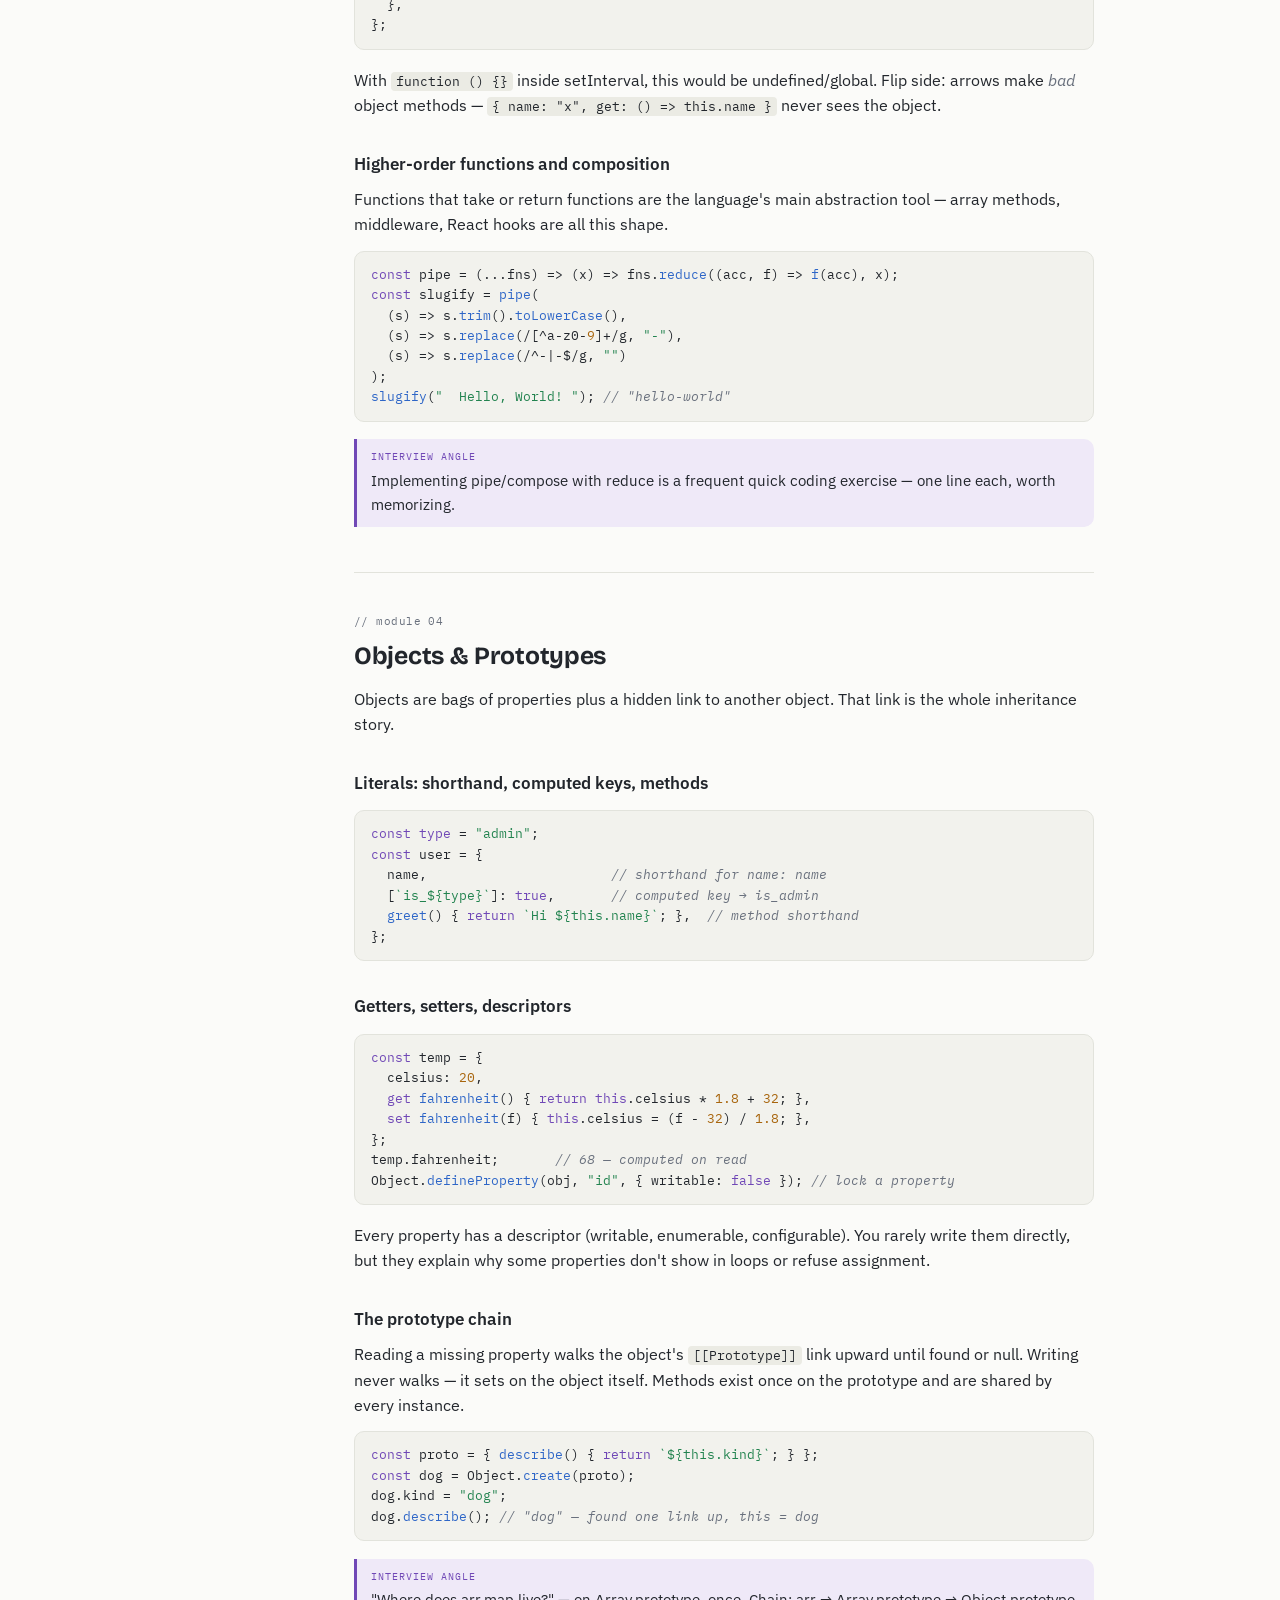
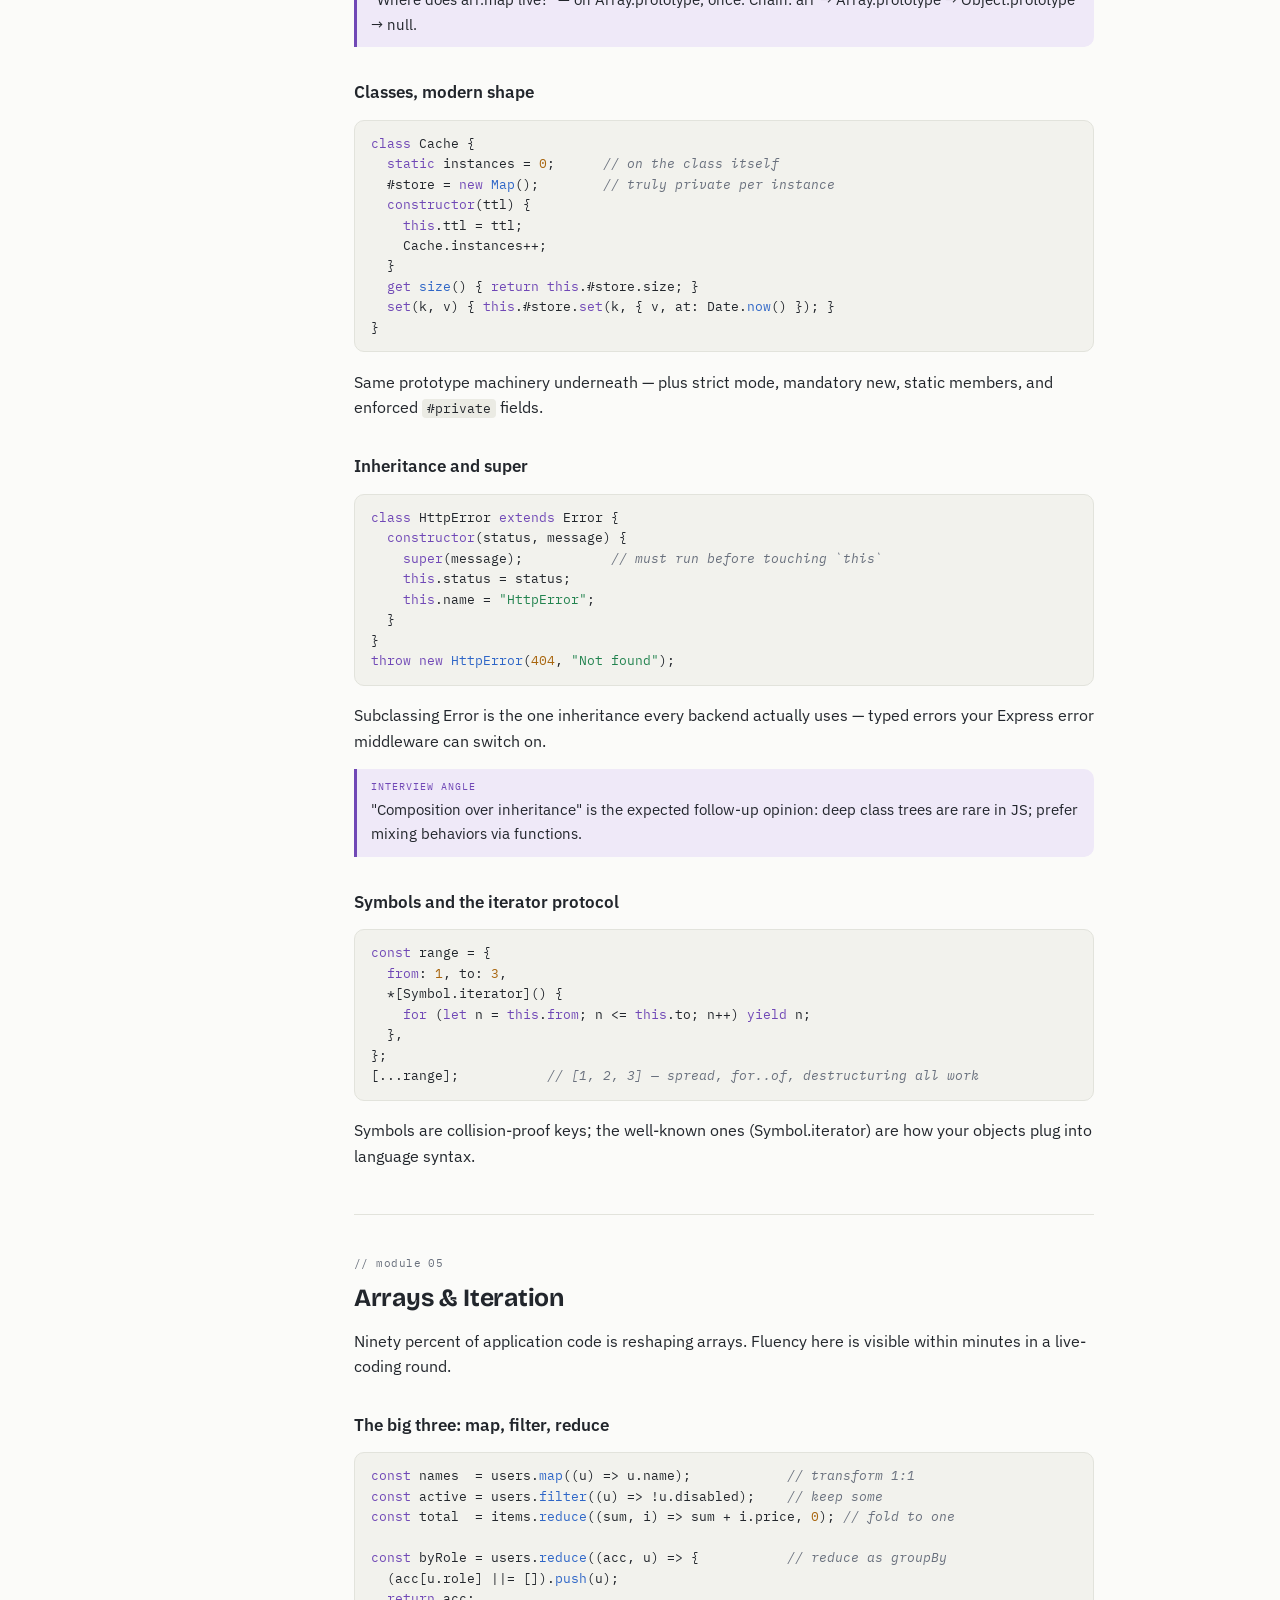
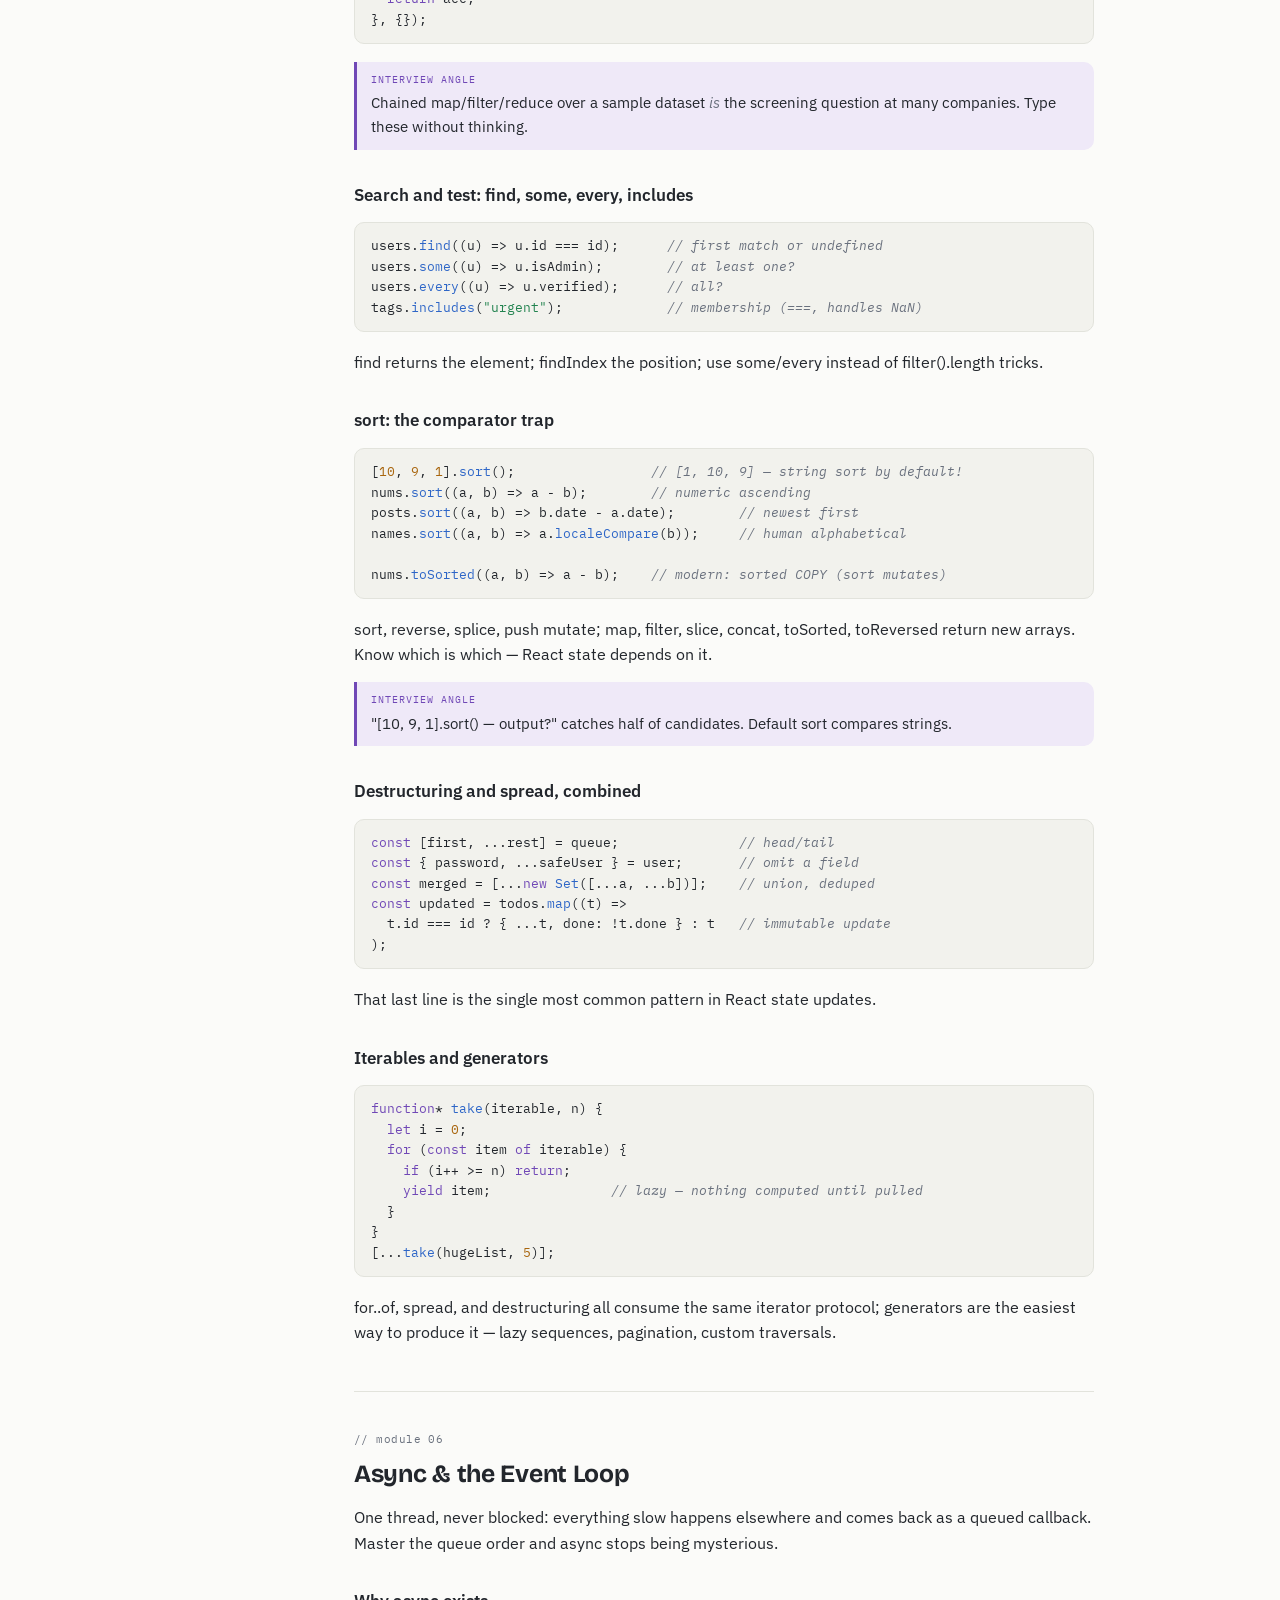
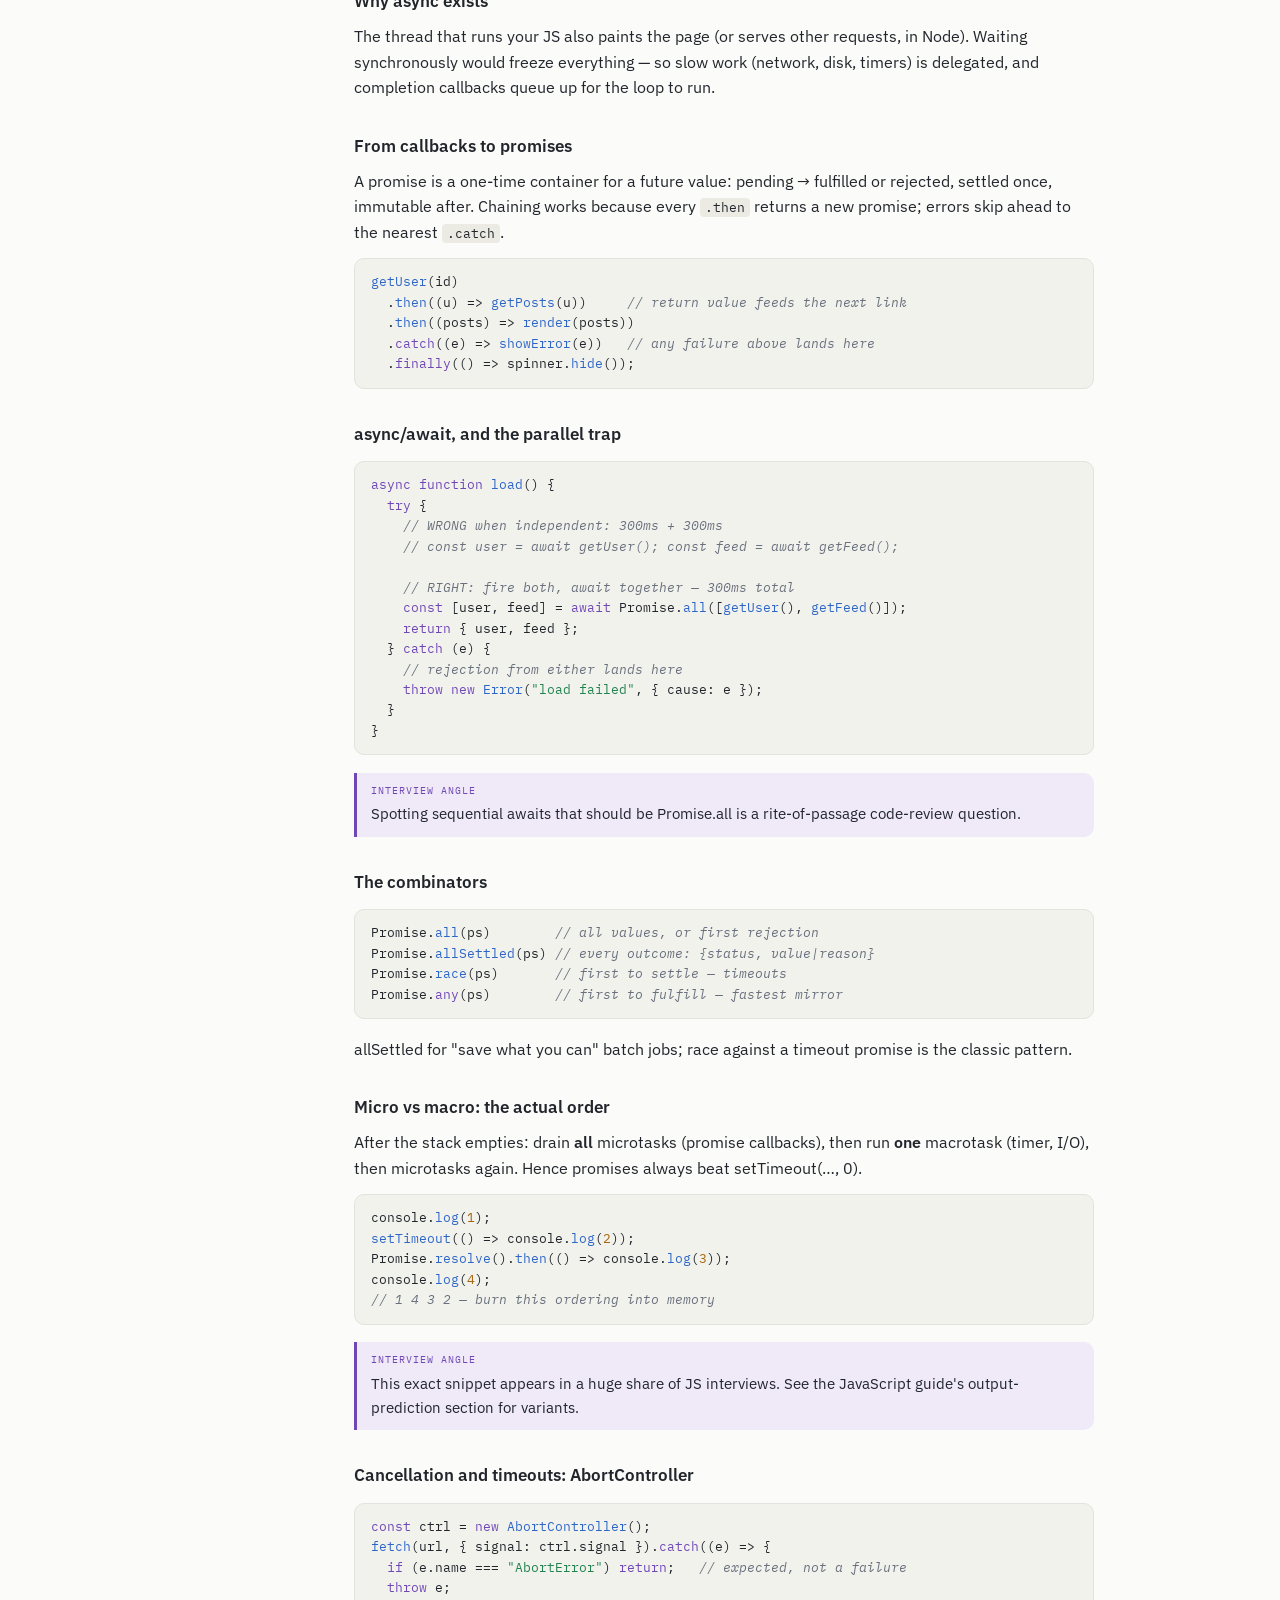
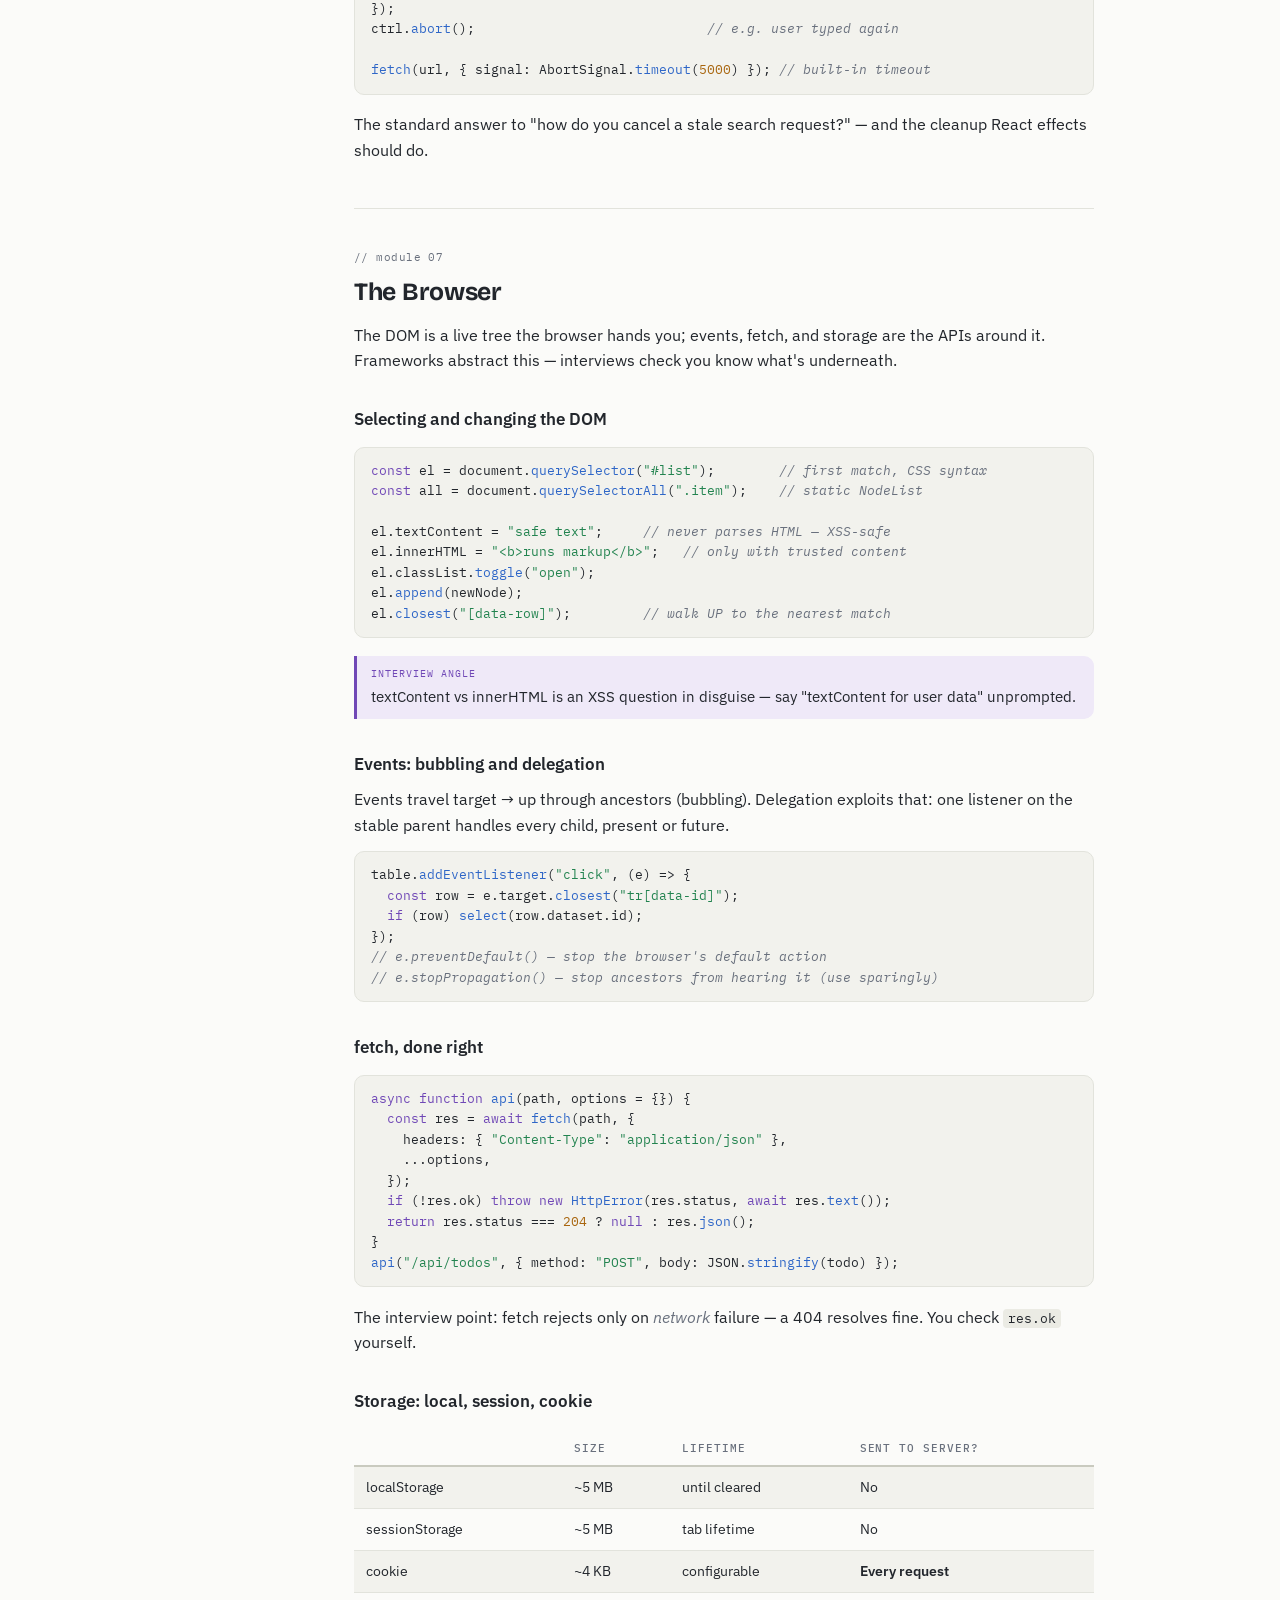
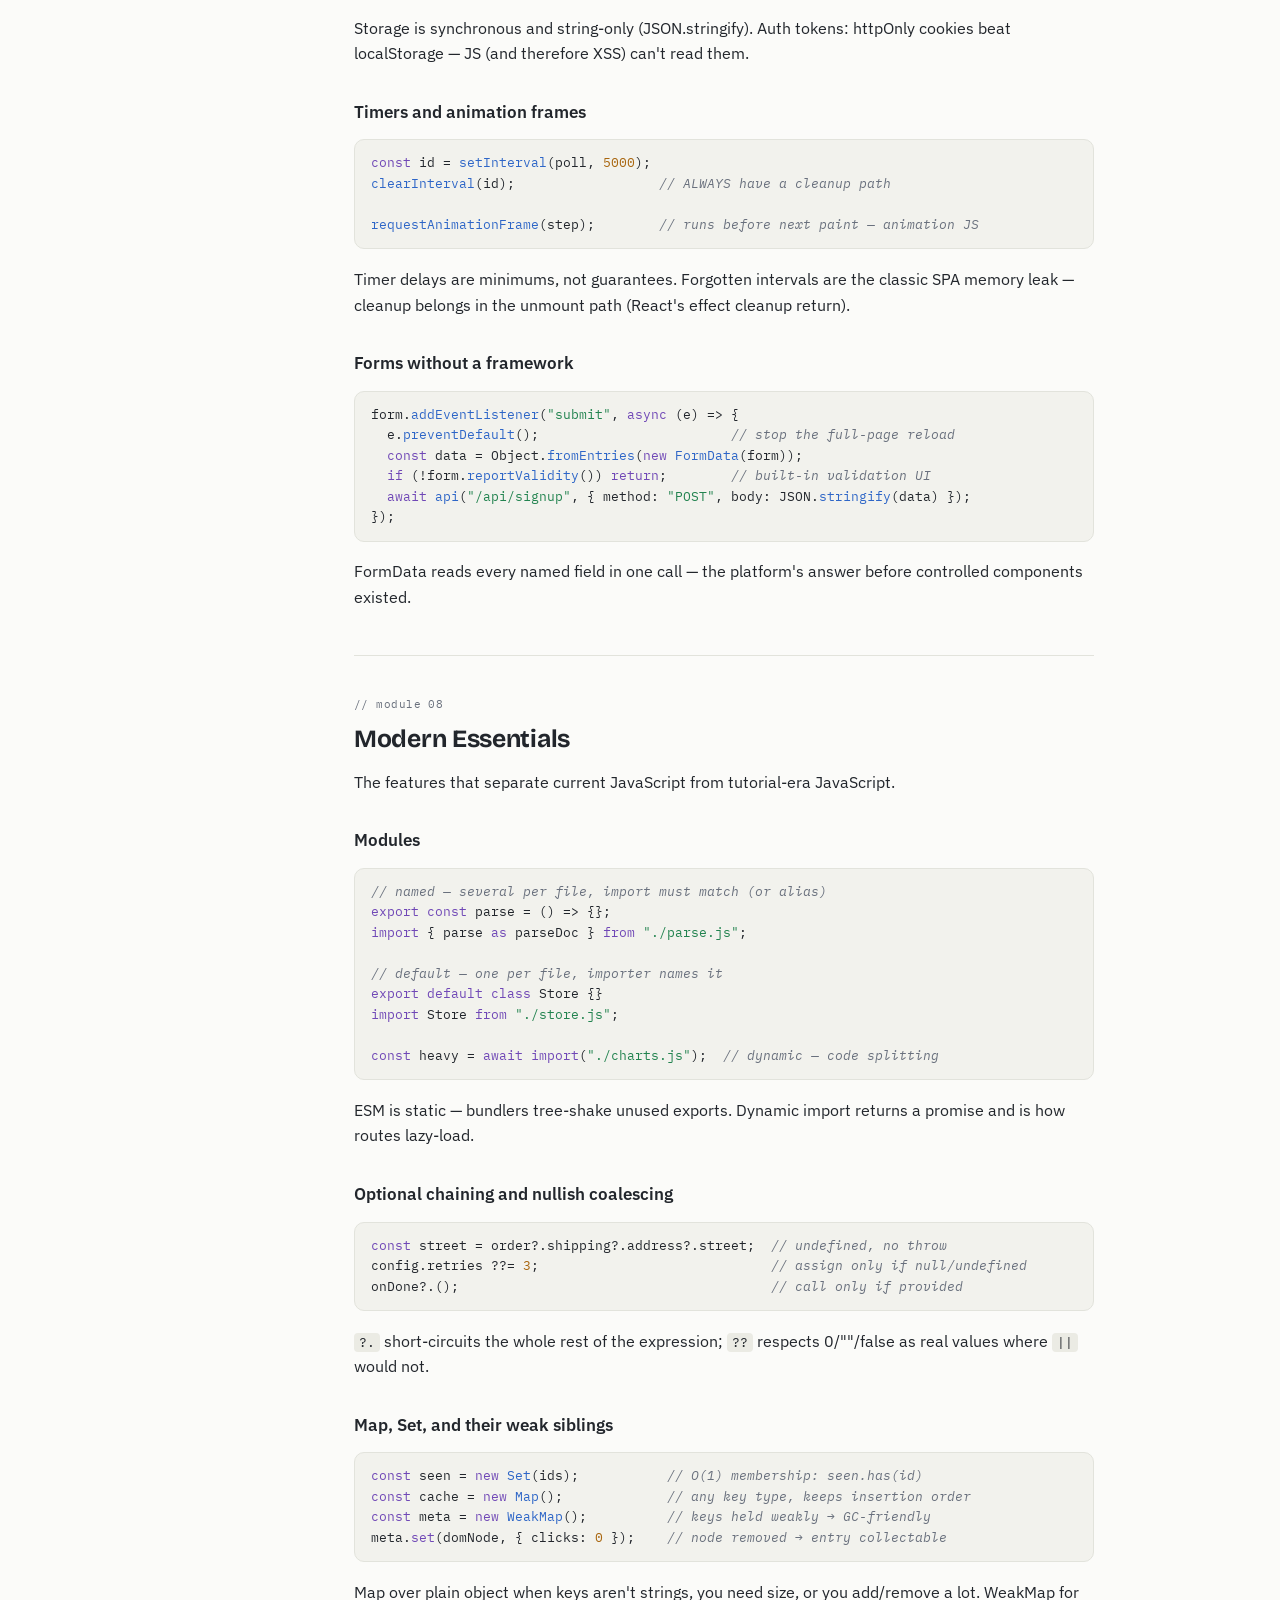
<file: learn-javascript.html>
<!doctype html>
<html lang="en">
  <head>
    <meta charset="UTF-8" />
    <meta name="viewport" content="width=device-width, initial-scale=1.0" />
    <title>Learn JavaScript — From Values to the Event Loop</title>
    <link rel="preconnect" href="https://fonts.googleapis.com" />
    <link rel="preconnect" href="https://fonts.gstatic.com" crossorigin />
    <link
      href="https://fonts.googleapis.com/css2?family=Bricolage+Grotesque:wght@600;700;800&family=IBM+Plex+Sans:wght@400;500;600&family=IBM+Plex+Mono:wght@400;500&display=swap"
      rel="stylesheet"
    />
    <link
      rel="icon"
      href="data:image/svg+xml,%3Csvg xmlns='http://www.w3.org/2000/svg' viewBox='0 0 32 32'%3E%3Crect width='32' height='32' rx='7' fill='%237048B6'/%3E%3Cpath d='M9 11l5 5-5 5' stroke='%23fff' stroke-width='2.6' fill='none' stroke-linecap='round' stroke-linejoin='round'/%3E%3Cpath d='M17.5 21.5h6' stroke='%23fff' stroke-width='2.6' stroke-linecap='round'/%3E%3C/svg%3E"
    />
    <link rel="stylesheet" href="assets/styles.css" />
    <script>
      // set theme before first paint
      (function () {
        var d = document.documentElement;
        d.className += " js";
        var t = null;
        try {
          t = localStorage.getItem("prep.theme");
        } catch (e) {}
        if (t !== "day" && t !== "night") {
          t =
            window.matchMedia &&
            window.matchMedia("(prefers-color-scheme: dark)").matches
              ? "night"
              : "day";
        }
        d.setAttribute("data-theme", t);
      })();
    </script>
    <script src="assets/app.js" defer></script>
  </head>
  <body class="page page--learn" data-topic="learn-js">
    <header class="topbar">
      <a class="topbar__brand" href="index.html">MERN <span>Prep</span></a>
      <nav class="topbar__nav" aria-label="Site">
        <a href="index.html#guides">Guides</a>
        <a href="index.html#learn">Learn</a>
        <a href="index.html#practice">Practice</a>
      </nav>
      <div class="theme-switch" role="group" aria-label="Color theme">
        <button type="button" class="theme-switch__opt" data-set-theme="day">
          day
        </button>
        <button type="button" class="theme-switch__opt" data-set-theme="night">
          night
        </button>
      </div>
    </header>

    <!-- ============ COVER ============ -->
    <div class="cover">
      <h1>Learn<br />JavaScript</h1>
      <p>
        The language, in the order it makes sense — each concept ends with the
        angle an interviewer takes on it.
      </p>
      <p style="margin-top: 10px">
        Values &bull; Closures &bull; this &bull; Prototypes &bull; Async &bull;
        Browser
      </p>
      <div class="badge">8 modules · 45 concepts</div>
    </div>

    <!-- ============ MODULE 1 ============ -->
    <section class="module">
      <p class="eyebrow">// module 01</p>
      <h1>Values &amp; Types</h1>
      <p>
        Everything in JavaScript is either a small immutable value or a
        reference to an object. Most "weird JS" is coercion between the two.
      </p>

      <div class="concept">
        <h2>Primitives vs references</h2>
        <p>
          The seven primitives (string, number, bigint, boolean, undefined,
          symbol, null) are copied <em>by value</em>. Everything else —
          objects, arrays, functions — is handled <em>by reference</em>: the
          variable holds a pointer, and copying the variable copies the
          pointer.
        </p>
        <pre>
let a = { count: 0 };
let b = a;          // same object, two names
b.count++;
a.count;            // 1 — a saw it

let x = 0;
let y = x;          // independent copy
y++;
x;                  // 0</pre
        >
        <aside class="angle">
          This one fact explains React's rules: state must be replaced, not
          mutated, because change detection compares references, not contents.
        </aside>
      </div>

      <div class="concept">
        <h2>Dynamic typing and typeof</h2>
        <p>
          Variables are untyped; values are typed. <code>typeof</code> reports
          the value's type — with two famous quirks worth memorizing:
          <code>typeof null === "object"</code> (a fossilized bug) and arrays
          reporting "object" (use <code>Array.isArray</code>).
        </p>
        <pre>
typeof "hi"     // "string"
typeof null     // "object"  ← the trap
typeof []       // "object"  ← use Array.isArray([])
typeof (() => {}) // "function"</pre
        >
        <aside class="angle">
          "How do you check if something is an array?" is a warm-up filter
          question — answer instantly.
        </aside>
      </div>

      <div class="concept">
        <h2>Coercion: the three targets</h2>
        <p>
          JavaScript converts values to exactly three targets — string,
          number, or boolean — depending on the operation. <code>+</code>
          prefers strings if either side is one; every other math operator
          forces numbers; <code>if</code>/<code>!</code>/<code>&&</code> force
          booleans.
        </p>
        <pre>
1 + "2"    // "12"   (+ saw a string)
"5" - 2    // 3      (- is numeric only)
"5" * "2"  // 10
+"42"      // 42     (unary + = quick number conversion)
!!""       // false  (double-bang = quick boolean)</pre
        >
        <aside class="angle">
          Output-prediction rounds lean on these. Narrate the target type:
          "minus forces numbers, so…"
        </aside>
      </div>

      <div class="concept">
        <h2>== vs === in practice</h2>
        <p>
          <code>===</code> never converts — use it by default. <code>==</code>
          runs the coercion algorithm; its one genuinely useful behavior is
          that <code>x == null</code> is true for null <em>and</em> undefined,
          which makes a tidy "is missing" check.
        </p>
        <pre>
if (value == null) { /* null or undefined, nothing else */ }
0 == ""    // true — why you avoid == everywhere else
0 === ""   // false</pre
        >
        <aside class="angle">
          Saying "I use === except the deliberate x == null idiom" signals you
          know the rule <em>and</em> the exception.
        </aside>
      </div>

      <div class="concept">
        <h2>Truthiness as a tool</h2>
        <p>
          Exactly eight values are falsy: false, 0, -0, 0n, "", null,
          undefined, NaN. Everything else — including "0", [], {} — is
          truthy. Short-circuit operators return the deciding <em>value</em>,
          not a boolean, which powers common idioms:
        </p>
        <pre>
const name = input && input.trim();   // guard then use
const port = env.PORT || 3000;        // fallback (careful: 0 falls through!)
const port2 = env.PORT ?? 3000;       // fallback only for null/undefined</pre
        >
        <aside class="angle">
          The <code>|| vs ??</code> distinction (0 and "" are valid values!)
          is a favorite senior-screen question.
        </aside>
      </div>

      <div class="concept">
        <h2>Numbers: one type, sharp edges</h2>
        <p>
          All numbers are 64-bit floats — there is no integer type. Binary
          fractions can't represent 0.1 exactly, integers are only safe to
          2⁵³−1, and NaN is the only value not equal to itself.
        </p>
        <pre>
0.1 + 0.2 === 0.3                       // false
Math.abs(0.1 + 0.2 - 0.3) < Number.EPSILON // the right comparison
Number.isNaN(value)                     // the right NaN check
9007199254740993n                       // BigInt when you exceed safe ints</pre
        >
        <aside class="angle">
          "Why is 0.1 + 0.2 !== 0.3?" — answer: binary floating point, and
          name EPSILON. Two sentences, done.
        </aside>
      </div>
    </section>

    <!-- ============ MODULE 2 ============ -->
    <section class="module">
      <p class="eyebrow">// module 02</p>
      <h1>Scope &amp; Closures</h1>
      <p>
        Where a variable is visible is decided by where the code is
        <em>written</em>, not where it runs. Closures fall out of that rule.
      </p>

      <div class="concept">
        <h2>Lexical scope and blocks</h2>
        <p>
          Scopes nest: inner code sees outer variables, never the reverse.
          <code>let</code>/<code>const</code> respect any <code>{}</code>
          block; <code>var</code> only respects function boundaries — it
          leaks out of if-blocks and loops.
        </p>
        <pre>
function demo() {
  if (true) {
    var leaky = 1;
    let contained = 2;
  }
  leaky;      // 1 — var ignored the block
  contained;  // ReferenceError
}</pre
        >
      </div>

      <div class="concept">
        <h2>Hoisting and the temporal dead zone</h2>
        <p>
          Declarations are registered before any code runs. Function
          declarations hoist <em>whole</em> (callable early). var hoists and
          initializes to undefined. let/const hoist but stay uninitialized —
          touching them before their line is the
          <strong>temporal dead zone</strong> error.
        </p>
        <pre>
works();                 // fine — declaration hoisted whole
function works() {}

console.log(v);          // undefined
var v = 1;

console.log(l);          // ReferenceError: TDZ
let l = 2;</pre
        >
        <aside class="angle">
          Hoisting output questions open most JS interviews — predict all
          three cases above without hesitating.
        </aside>
      </div>

      <div class="concept">
        <h2>Closures: functions carry their birthplace</h2>
        <p>
          A function keeps live access to the scope where it was defined, even
          after that scope's function has returned. The scope isn't copied —
          it's kept alive and <em>shared</em> by every function born in it.
        </p>
        <pre>
function bankAccount(balance) {
  return {
    deposit: (n) => (balance += n),
    view: () => balance,      // both share the same `balance`
  };
}
const acct = bankAccount(100);
acct.deposit(50);
acct.view(); // 150 — balance lives on, invisible from outside</pre
        >
        <aside class="angle">
          "What is a closure?" wants three beats: definition, the
          still-alive-after-return part, and a real use (private state,
          debounce).
        </aside>
      </div>

      <div class="concept">
        <h2>Closure patterns you'll actually write</h2>
        <pre>
// memoize — cache lives in the closure
function memoize(fn) {
  const cache = new Map();
  return (arg) => {
    if (!cache.has(arg)) cache.set(arg, fn(arg));
    return cache.get(arg);
  };
}

// once — flag lives in the closure
function once(fn) {
  let done = false, result;
  return (...args) => (done ? result : ((done = true), (result = fn(...args))));
}</pre
        >
        <aside class="angle">
          memoize, once, debounce, and throttle are the four closure factories
          interviews ask you to write — all four are in the Practice section.
        </aside>
      </div>

      <div class="concept">
        <h2>The loop trap</h2>
        <p>
          One var per function means every async callback in a loop shares the
          same, final value. <code>let</code> fixes it by creating a fresh
          binding per iteration.
        </p>
        <pre>
for (var i = 0; i < 3; i++) setTimeout(() => console.log(i)); // 3 3 3
for (let i = 0; i < 3; i++) setTimeout(() => console.log(i)); // 0 1 2</pre
        >
        <aside class="angle">
          Asked verbatim, constantly. Explain <em>why</em>: one shared binding
          vs one per iteration.
        </aside>
      </div>
    </section>

    <!-- ============ MODULE 3 ============ -->
    <section class="module">
      <p class="eyebrow">// module 03</p>
      <h1>Functions &amp; this</h1>
      <p>
        Functions are values. The only genuinely tricky part is
        <code>this</code> — and it follows four mechanical rules.
      </p>

      <div class="concept">
        <h2>Declaration, expression, arrow</h2>
        <pre>
function decl() {}            // hoisted whole; has its own this
const expr = function () {};  // not callable before this line
const arrow = () => {};       // no own this/arguments; lexical instead</pre
        >
        <p>
          Arrows are for callbacks and anywhere you want the surrounding
          <code>this</code>. Declarations/expressions are for methods and
          constructors.
        </p>
      </div>

      <div class="concept">
        <h2>Default and rest parameters</h2>
        <pre>
function paginate(items, { page = 1, size = 20 } = {}) {
  return items.slice((page - 1) * size, page * size);
}
function sum(...nums) {                  // real array, unlike `arguments`
  return nums.reduce((a, b) => a + b, 0);
}</pre
        >
        <p>
          Defaults fire on <code>undefined</code> only — passing null keeps
          null. The <code>= {}</code> on the options object lets callers omit
          it entirely.
        </p>
      </div>

      <div class="concept">
        <h2>this: the four rules, in precedence order</h2>
        <ol>
          <li><code>new Fn()</code> → the newly created object</li>
          <li><code>fn.call(obj)</code> / <code>bind</code> → obj, explicitly</li>
          <li><code>obj.fn()</code> → the thing before the dot</li>
          <li><code>fn()</code> → undefined (strict) / global (sloppy)</li>
        </ol>
        <p>
          Ask "how is it <em>called</em>?", never "where is it defined?" —
          except arrows, which ignore all four and use the scope they were
          written in.
        </p>
        <aside class="angle">
          Interviewers extract a method (<code>const f = obj.method</code>)
          and ask what <code>f()</code> logs. Rule 4 — the object is gone.
        </aside>
      </div>

      <div class="concept">
        <h2>call, apply, bind</h2>
        <pre>
fn.call(ctx, a, b);      // now, args listed
fn.apply(ctx, [a, b]);   // now, args as array
const tied = fn.bind(ctx, a);  // later; also pre-fills args (partial application)</pre
        >
        <p>
          bind's product is permanently tied — a later call/bind can't
          re-point it. That's how React class components pinned handlers:
          <code>this.onClick = this.onClick.bind(this)</code>.
        </p>
      </div>

      <div class="concept">
        <h2>Arrows and this, in real code</h2>
        <pre>
const poller = {
  count: 0,
  start() {
    setInterval(() => {
      this.count++;            // arrow: this is still poller ✓
    }, 1000);
  },
};</pre
        >
        <p>
          With <code>function () {}</code> inside setInterval, this would be
          undefined/global. Flip side: arrows make <em>bad</em> object
          methods — <code>{ name: "x", get: () => this.name }</code> never
          sees the object.
        </p>
      </div>

      <div class="concept">
        <h2>Higher-order functions and composition</h2>
        <p>
          Functions that take or return functions are the language's main
          abstraction tool — array methods, middleware, React hooks are all
          this shape.
        </p>
        <pre>
const pipe = (...fns) => (x) => fns.reduce((acc, f) => f(acc), x);
const slugify = pipe(
  (s) => s.trim().toLowerCase(),
  (s) => s.replace(/[^a-z0-9]+/g, "-"),
  (s) => s.replace(/^-|-$/g, "")
);
slugify("  Hello, World! "); // "hello-world"</pre
        >
        <aside class="angle">
          Implementing pipe/compose with reduce is a frequent quick coding
          exercise — one line each, worth memorizing.
        </aside>
      </div>
    </section>

    <!-- ============ MODULE 4 ============ -->
    <section class="module">
      <p class="eyebrow">// module 04</p>
      <h1>Objects &amp; Prototypes</h1>
      <p>
        Objects are bags of properties plus a hidden link to another object.
        That link is the whole inheritance story.
      </p>

      <div class="concept">
        <h2>Literals: shorthand, computed keys, methods</h2>
        <pre>
const type = "admin";
const user = {
  name,                       // shorthand for name: name
  [`is_${type}`]: true,       // computed key → is_admin
  greet() { return `Hi ${this.name}`; },  // method shorthand
};</pre
        >
      </div>

      <div class="concept">
        <h2>Getters, setters, descriptors</h2>
        <pre>
const temp = {
  celsius: 20,
  get fahrenheit() { return this.celsius * 1.8 + 32; },
  set fahrenheit(f) { this.celsius = (f - 32) / 1.8; },
};
temp.fahrenheit;       // 68 — computed on read
Object.defineProperty(obj, "id", { writable: false }); // lock a property</pre
        >
        <p>
          Every property has a descriptor (writable, enumerable,
          configurable). You rarely write them directly, but they explain why
          some properties don't show in loops or refuse assignment.
        </p>
      </div>

      <div class="concept">
        <h2>The prototype chain</h2>
        <p>
          Reading a missing property walks the object's
          <code>[[Prototype]]</code> link upward until found or null. Writing
          never walks — it sets on the object itself. Methods exist once on
          the prototype and are shared by every instance.
        </p>
        <pre>
const proto = { describe() { return `${this.kind}`; } };
const dog = Object.create(proto);
dog.kind = "dog";
dog.describe(); // "dog" — found one link up, this = dog</pre
        >
        <aside class="angle">
          "Where does arr.map live?" — on Array.prototype, once. Chain:
          arr → Array.prototype → Object.prototype → null.
        </aside>
      </div>

      <div class="concept">
        <h2>Classes, modern shape</h2>
        <pre>
class Cache {
  static instances = 0;      // on the class itself
  #store = new Map();        // truly private per instance
  constructor(ttl) {
    this.ttl = ttl;
    Cache.instances++;
  }
  get size() { return this.#store.size; }
  set(k, v) { this.#store.set(k, { v, at: Date.now() }); }
}</pre
        >
        <p>
          Same prototype machinery underneath — plus strict mode, mandatory
          new, static members, and enforced <code>#private</code> fields.
        </p>
      </div>

      <div class="concept">
        <h2>Inheritance and super</h2>
        <pre>
class HttpError extends Error {
  constructor(status, message) {
    super(message);           // must run before touching `this`
    this.status = status;
    this.name = "HttpError";
  }
}
throw new HttpError(404, "Not found");</pre
        >
        <p>
          Subclassing Error is the one inheritance every backend actually
          uses — typed errors your Express error middleware can switch on.
        </p>
        <aside class="angle">
          "Composition over inheritance" is the expected follow-up opinion:
          deep class trees are rare in JS; prefer mixing behaviors via
          functions.
        </aside>
      </div>

      <div class="concept">
        <h2>Symbols and the iterator protocol</h2>
        <pre>
const range = {
  from: 1, to: 3,
  *[Symbol.iterator]() {
    for (let n = this.from; n <= this.to; n++) yield n;
  },
};
[...range];           // [1, 2, 3] — spread, for..of, destructuring all work</pre
        >
        <p>
          Symbols are collision-proof keys; the well-known ones
          (Symbol.iterator) are how your objects plug into language syntax.
        </p>
      </div>
    </section>

    <!-- ============ MODULE 5 ============ -->
    <section class="module">
      <p class="eyebrow">// module 05</p>
      <h1>Arrays &amp; Iteration</h1>
      <p>
        Ninety percent of application code is reshaping arrays. Fluency here
        is visible within minutes in a live-coding round.
      </p>

      <div class="concept">
        <h2>The big three: map, filter, reduce</h2>
        <pre>
const names  = users.map((u) => u.name);            // transform 1:1
const active = users.filter((u) => !u.disabled);    // keep some
const total  = items.reduce((sum, i) => sum + i.price, 0); // fold to one

const byRole = users.reduce((acc, u) => {           // reduce as groupBy
  (acc[u.role] ||= []).push(u);
  return acc;
}, {});</pre
        >
        <aside class="angle">
          Chained map/filter/reduce over a sample dataset <em>is</em> the
          screening question at many companies. Type these without thinking.
        </aside>
      </div>

      <div class="concept">
        <h2>Search and test: find, some, every, includes</h2>
        <pre>
users.find((u) => u.id === id);      // first match or undefined
users.some((u) => u.isAdmin);        // at least one?
users.every((u) => u.verified);      // all?
tags.includes("urgent");             // membership (===, handles NaN)</pre
        >
        <p>
          find returns the element; findIndex the position; use some/every
          instead of filter().length tricks.
        </p>
      </div>

      <div class="concept">
        <h2>sort: the comparator trap</h2>
        <pre>
[10, 9, 1].sort();                 // [1, 10, 9] — string sort by default!
nums.sort((a, b) => a - b);        // numeric ascending
posts.sort((a, b) => b.date - a.date);        // newest first
names.sort((a, b) => a.localeCompare(b));     // human alphabetical

nums.toSorted((a, b) => a - b);    // modern: sorted COPY (sort mutates)</pre
        >
        <p>
          sort, reverse, splice, push mutate; map, filter, slice, concat,
          toSorted, toReversed return new arrays. Know which is which — React
          state depends on it.
        </p>
        <aside class="angle">
          "[10, 9, 1].sort() — output?" catches half of candidates. Default
          sort compares strings.
        </aside>
      </div>

      <div class="concept">
        <h2>Destructuring and spread, combined</h2>
        <pre>
const [first, ...rest] = queue;               // head/tail
const { password, ...safeUser } = user;       // omit a field
const merged = [...new Set([...a, ...b])];    // union, deduped
const updated = todos.map((t) =>
  t.id === id ? { ...t, done: !t.done } : t   // immutable update
);</pre
        >
        <p>
          That last line is the single most common pattern in React state
          updates.
        </p>
      </div>

      <div class="concept">
        <h2>Iterables and generators</h2>
        <pre>
function* take(iterable, n) {
  let i = 0;
  for (const item of iterable) {
    if (i++ >= n) return;
    yield item;               // lazy — nothing computed until pulled
  }
}
[...take(hugeList, 5)];</pre
        >
        <p>
          for..of, spread, and destructuring all consume the same iterator
          protocol; generators are the easiest way to produce it — lazy
          sequences, pagination, custom traversals.
        </p>
      </div>
    </section>

    <!-- ============ MODULE 6 ============ -->
    <section class="module">
      <p class="eyebrow">// module 06</p>
      <h1>Async &amp; the Event Loop</h1>
      <p>
        One thread, never blocked: everything slow happens elsewhere and comes
        back as a queued callback. Master the queue order and async stops
        being mysterious.
      </p>

      <div class="concept">
        <h2>Why async exists</h2>
        <p>
          The thread that runs your JS also paints the page (or serves other
          requests, in Node). Waiting synchronously would freeze everything —
          so slow work (network, disk, timers) is delegated, and completion
          callbacks queue up for the loop to run.
        </p>
      </div>

      <div class="concept">
        <h2>From callbacks to promises</h2>
        <p>
          A promise is a one-time container for a future value: pending →
          fulfilled or rejected, settled once, immutable after. Chaining works
          because every <code>.then</code> returns a new promise; errors skip
          ahead to the nearest <code>.catch</code>.
        </p>
        <pre>
getUser(id)
  .then((u) => getPosts(u))     // return value feeds the next link
  .then((posts) => render(posts))
  .catch((e) => showError(e))   // any failure above lands here
  .finally(() => spinner.hide());</pre
        >
      </div>

      <div class="concept">
        <h2>async/await, and the parallel trap</h2>
        <pre>
async function load() {
  try {
    // WRONG when independent: 300ms + 300ms
    // const user = await getUser(); const feed = await getFeed();

    // RIGHT: fire both, await together — 300ms total
    const [user, feed] = await Promise.all([getUser(), getFeed()]);
    return { user, feed };
  } catch (e) {
    // rejection from either lands here
    throw new Error("load failed", { cause: e });
  }
}</pre
        >
        <aside class="angle">
          Spotting sequential awaits that should be Promise.all is a
          rite-of-passage code-review question.
        </aside>
      </div>

      <div class="concept">
        <h2>The combinators</h2>
        <pre>
Promise.all(ps)        // all values, or first rejection
Promise.allSettled(ps) // every outcome: {status, value|reason}
Promise.race(ps)       // first to settle — timeouts
Promise.any(ps)        // first to fulfill — fastest mirror</pre
        >
        <p>
          allSettled for "save what you can" batch jobs; race against a
          timeout promise is the classic pattern.
        </p>
      </div>

      <div class="concept">
        <h2>Micro vs macro: the actual order</h2>
        <p>
          After the stack empties: drain <strong>all</strong> microtasks
          (promise callbacks), then run <strong>one</strong> macrotask
          (timer, I/O), then microtasks again. Hence promises always beat
          setTimeout(…, 0).
        </p>
        <pre>
console.log(1);
setTimeout(() => console.log(2));
Promise.resolve().then(() => console.log(3));
console.log(4);
// 1 4 3 2 — burn this ordering into memory</pre
        >
        <aside class="angle">
          This exact snippet appears in a huge share of JS interviews. See
          the JavaScript guide's output-prediction section for variants.
        </aside>
      </div>

      <div class="concept">
        <h2>Cancellation and timeouts: AbortController</h2>
        <pre>
const ctrl = new AbortController();
fetch(url, { signal: ctrl.signal }).catch((e) => {
  if (e.name === "AbortError") return;   // expected, not a failure
  throw e;
});
ctrl.abort();                             // e.g. user typed again

fetch(url, { signal: AbortSignal.timeout(5000) }); // built-in timeout</pre
        >
        <p>
          The standard answer to "how do you cancel a stale search request?"
          — and the cleanup React effects should do.
        </p>
      </div>
    </section>

    <!-- ============ MODULE 7 ============ -->
    <section class="module">
      <p class="eyebrow">// module 07</p>
      <h1>The Browser</h1>
      <p>
        The DOM is a live tree the browser hands you; events, fetch, and
        storage are the APIs around it. Frameworks abstract this — interviews
        check you know what's underneath.
      </p>

      <div class="concept">
        <h2>Selecting and changing the DOM</h2>
        <pre>
const el = document.querySelector("#list");        // first match, CSS syntax
const all = document.querySelectorAll(".item");    // static NodeList

el.textContent = "safe text";     // never parses HTML — XSS-safe
el.innerHTML = "&lt;b&gt;runs markup&lt;/b&gt;";   // only with trusted content
el.classList.toggle("open");
el.append(newNode);
el.closest("[data-row]");         // walk UP to the nearest match</pre
        >
        <aside class="angle">
          textContent vs innerHTML is an XSS question in disguise — say
          "textContent for user data" unprompted.
        </aside>
      </div>

      <div class="concept">
        <h2>Events: bubbling and delegation</h2>
        <p>
          Events travel target → up through ancestors (bubbling). Delegation
          exploits that: one listener on the stable parent handles every
          child, present or future.
        </p>
        <pre>
table.addEventListener("click", (e) => {
  const row = e.target.closest("tr[data-id]");
  if (row) select(row.dataset.id);
});
// e.preventDefault() — stop the browser's default action
// e.stopPropagation() — stop ancestors from hearing it (use sparingly)</pre
        >
      </div>

      <div class="concept">
        <h2>fetch, done right</h2>
        <pre>
async function api(path, options = {}) {
  const res = await fetch(path, {
    headers: { "Content-Type": "application/json" },
    ...options,
  });
  if (!res.ok) throw new HttpError(res.status, await res.text());
  return res.status === 204 ? null : res.json();
}
api("/api/todos", { method: "POST", body: JSON.stringify(todo) });</pre
        >
        <p>
          The interview point: fetch rejects only on <em>network</em> failure
          — a 404 resolves fine. You check <code>res.ok</code> yourself.
        </p>
      </div>

      <div class="concept">
        <h2>Storage: local, session, cookie</h2>
        <table>
          <tr>
            <th></th>
            <th>Size</th>
            <th>Lifetime</th>
            <th>Sent to server?</th>
          </tr>
          <tr>
            <td>localStorage</td>
            <td>~5 MB</td>
            <td>until cleared</td>
            <td>No</td>
          </tr>
          <tr>
            <td>sessionStorage</td>
            <td>~5 MB</td>
            <td>tab lifetime</td>
            <td>No</td>
          </tr>
          <tr>
            <td>cookie</td>
            <td>~4 KB</td>
            <td>configurable</td>
            <td><strong>Every request</strong></td>
          </tr>
        </table>
        <p>
          Storage is synchronous and string-only (JSON.stringify). Auth
          tokens: httpOnly cookies beat localStorage — JS (and therefore XSS)
          can't read them.
        </p>
      </div>

      <div class="concept">
        <h2>Timers and animation frames</h2>
        <pre>
const id = setInterval(poll, 5000);
clearInterval(id);                  // ALWAYS have a cleanup path

requestAnimationFrame(step);        // runs before next paint — animation JS
</pre
        >
        <p>
          Timer delays are minimums, not guarantees. Forgotten intervals are
          the classic SPA memory leak — cleanup belongs in the unmount path
          (React's effect cleanup return).
        </p>
      </div>

      <div class="concept">
        <h2>Forms without a framework</h2>
        <pre>
form.addEventListener("submit", async (e) => {
  e.preventDefault();                        // stop the full-page reload
  const data = Object.fromEntries(new FormData(form));
  if (!form.reportValidity()) return;        // built-in validation UI
  await api("/api/signup", { method: "POST", body: JSON.stringify(data) });
});</pre
        >
        <p>
          FormData reads every named field in one call — the platform's
          answer before controlled components existed.
        </p>
      </div>
    </section>

    <!-- ============ MODULE 8 ============ -->
    <section class="module">
      <p class="eyebrow">// module 08</p>
      <h1>Modern Essentials</h1>
      <p>
        The features that separate current JavaScript from tutorial-era
        JavaScript.
      </p>

      <div class="concept">
        <h2>Modules</h2>
        <pre>
// named — several per file, import must match (or alias)
export const parse = () => {};
import { parse as parseDoc } from "./parse.js";

// default — one per file, importer names it
export default class Store {}
import Store from "./store.js";

const heavy = await import("./charts.js");  // dynamic — code splitting</pre
        >
        <p>
          ESM is static — bundlers tree-shake unused exports. Dynamic import
          returns a promise and is how routes lazy-load.
        </p>
      </div>

      <div class="concept">
        <h2>Optional chaining and nullish coalescing</h2>
        <pre>
const street = order?.shipping?.address?.street;  // undefined, no throw
config.retries ??= 3;                             // assign only if null/undefined
onDone?.();                                       // call only if provided</pre
        >
        <p>
          <code>?.</code> short-circuits the whole rest of the expression;
          <code>??</code> respects 0/""/false as real values where
          <code>||</code> would not.
        </p>
      </div>

      <div class="concept">
        <h2>Map, Set, and their weak siblings</h2>
        <pre>
const seen = new Set(ids);           // O(1) membership: seen.has(id)
const cache = new Map();             // any key type, keeps insertion order
const meta = new WeakMap();          // keys held weakly → GC-friendly
meta.set(domNode, { clicks: 0 });    // node removed → entry collectable</pre
        >
        <p>
          Map over plain object when keys aren't strings, you need size, or
          you add/remove a lot. WeakMap for metadata about objects you don't
          own.
        </p>
      </div>

      <div class="concept">
        <h2>Copying and immutability helpers</h2>
        <pre>
structuredClone(state);            // real deep clone — dates, maps, cycles
const next = { ...state, done: true };      // shallow, one level
arr.toSorted(cmp); arr.toReversed(); arr.with(2, x);  // non-mutating variants
Object.freeze(config);             // shallow lock — dev-time guard</pre
        >
        <aside class="angle">
          If asked "deep clone?" — structuredClone first, note the
          JSON.parse/stringify legacy trick and its casualties (Dates,
          undefined, functions).
        </aside>
      </div>

      <div class="concept">
        <h2>Errors, done properly</h2>
        <pre>
class ValidationError extends Error {
  constructor(fields) {
    super("Validation failed");
    this.name = "ValidationError";
    this.fields = fields;
  }
}
try {
  save(data);
} catch (e) {
  if (e instanceof ValidationError) showFieldErrors(e.fields);
  else throw e;                     // never swallow what you can't handle
}
// wrap and keep the original: new Error("save failed", { cause: e })</pre
        >
        <p>
          Typed errors + instanceof switching + the <code>cause</code> option
          — the difference between error handling and error hiding.
        </p>
      </div>
    </section>

    <div class="tip">
      <strong>Where to go next:</strong> the
      <strong>JavaScript interview guide</strong> asks these concepts as
      questions (do the output-prediction section cold), and the
      <strong>Practice section</strong> makes you implement the closure
      factories — debounce, throttle, memoize — from a blank editor.
    </div>
  </body>
</html>
</file>
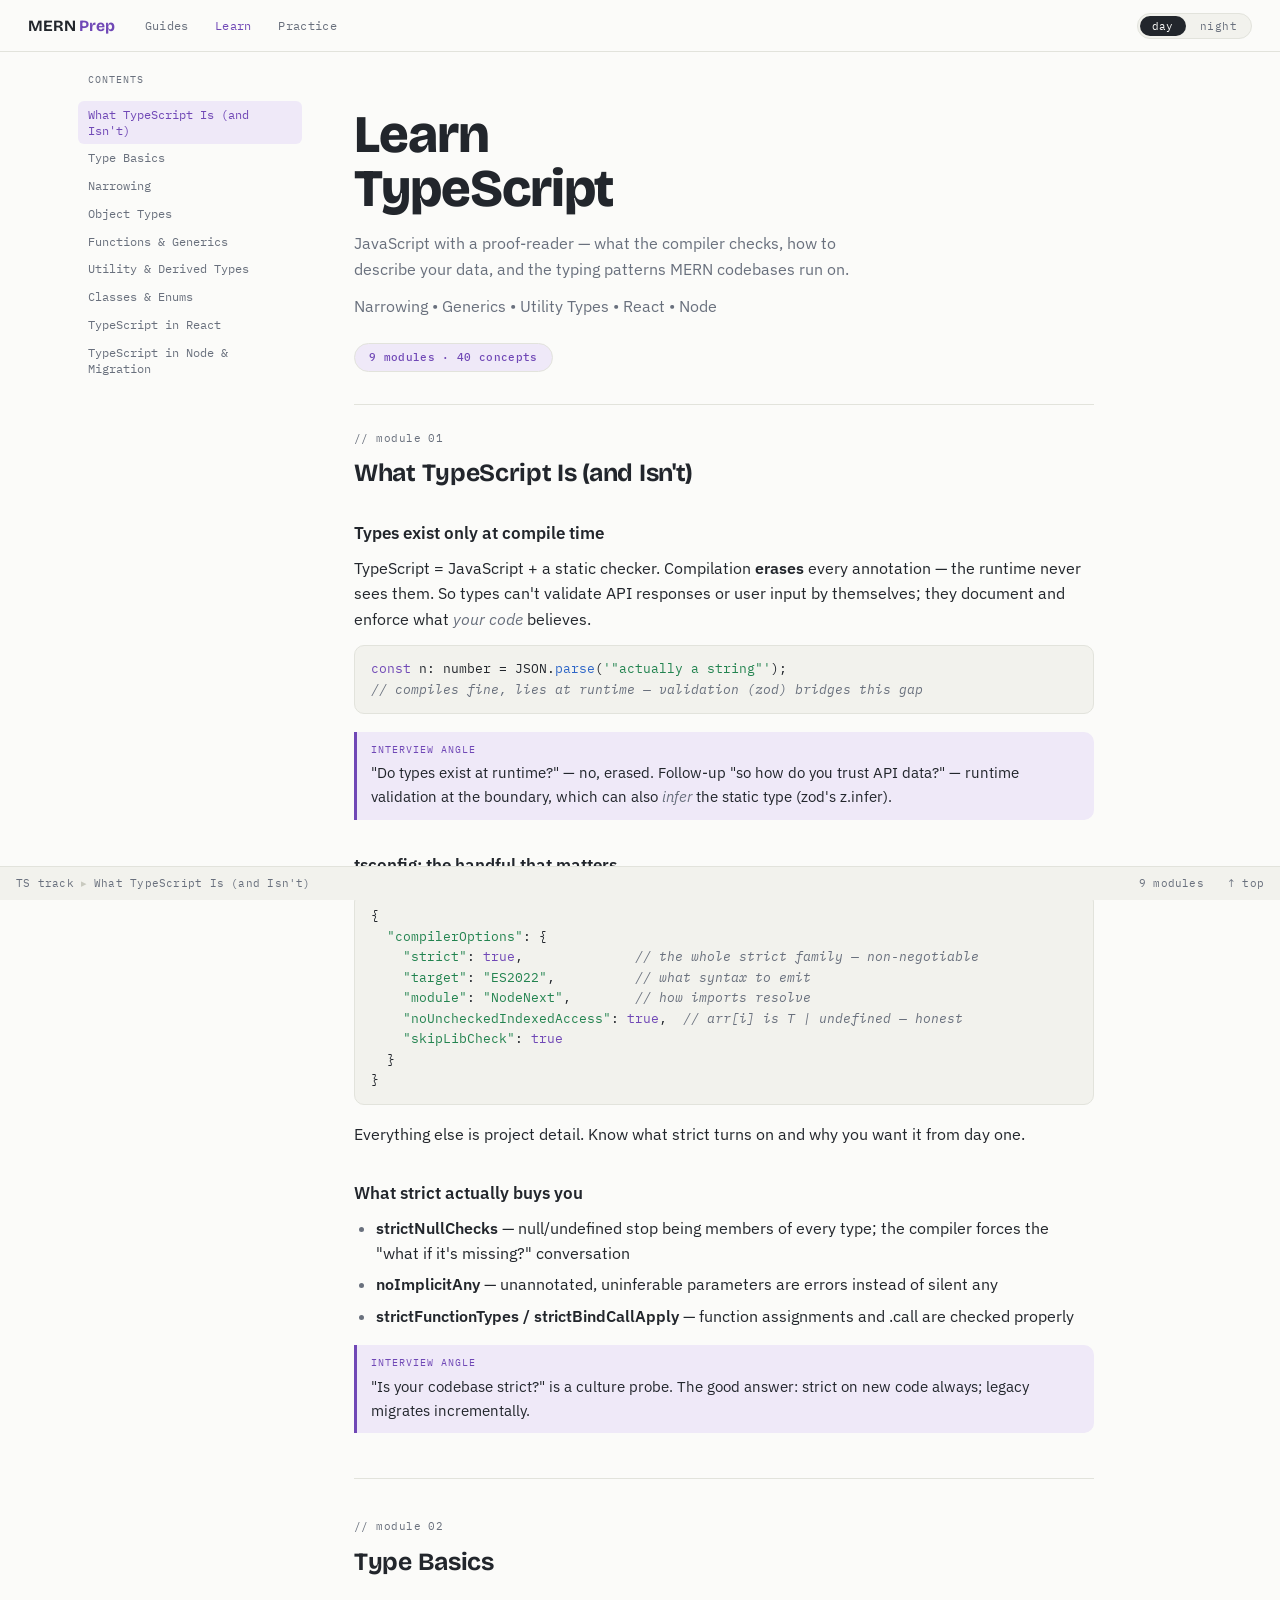
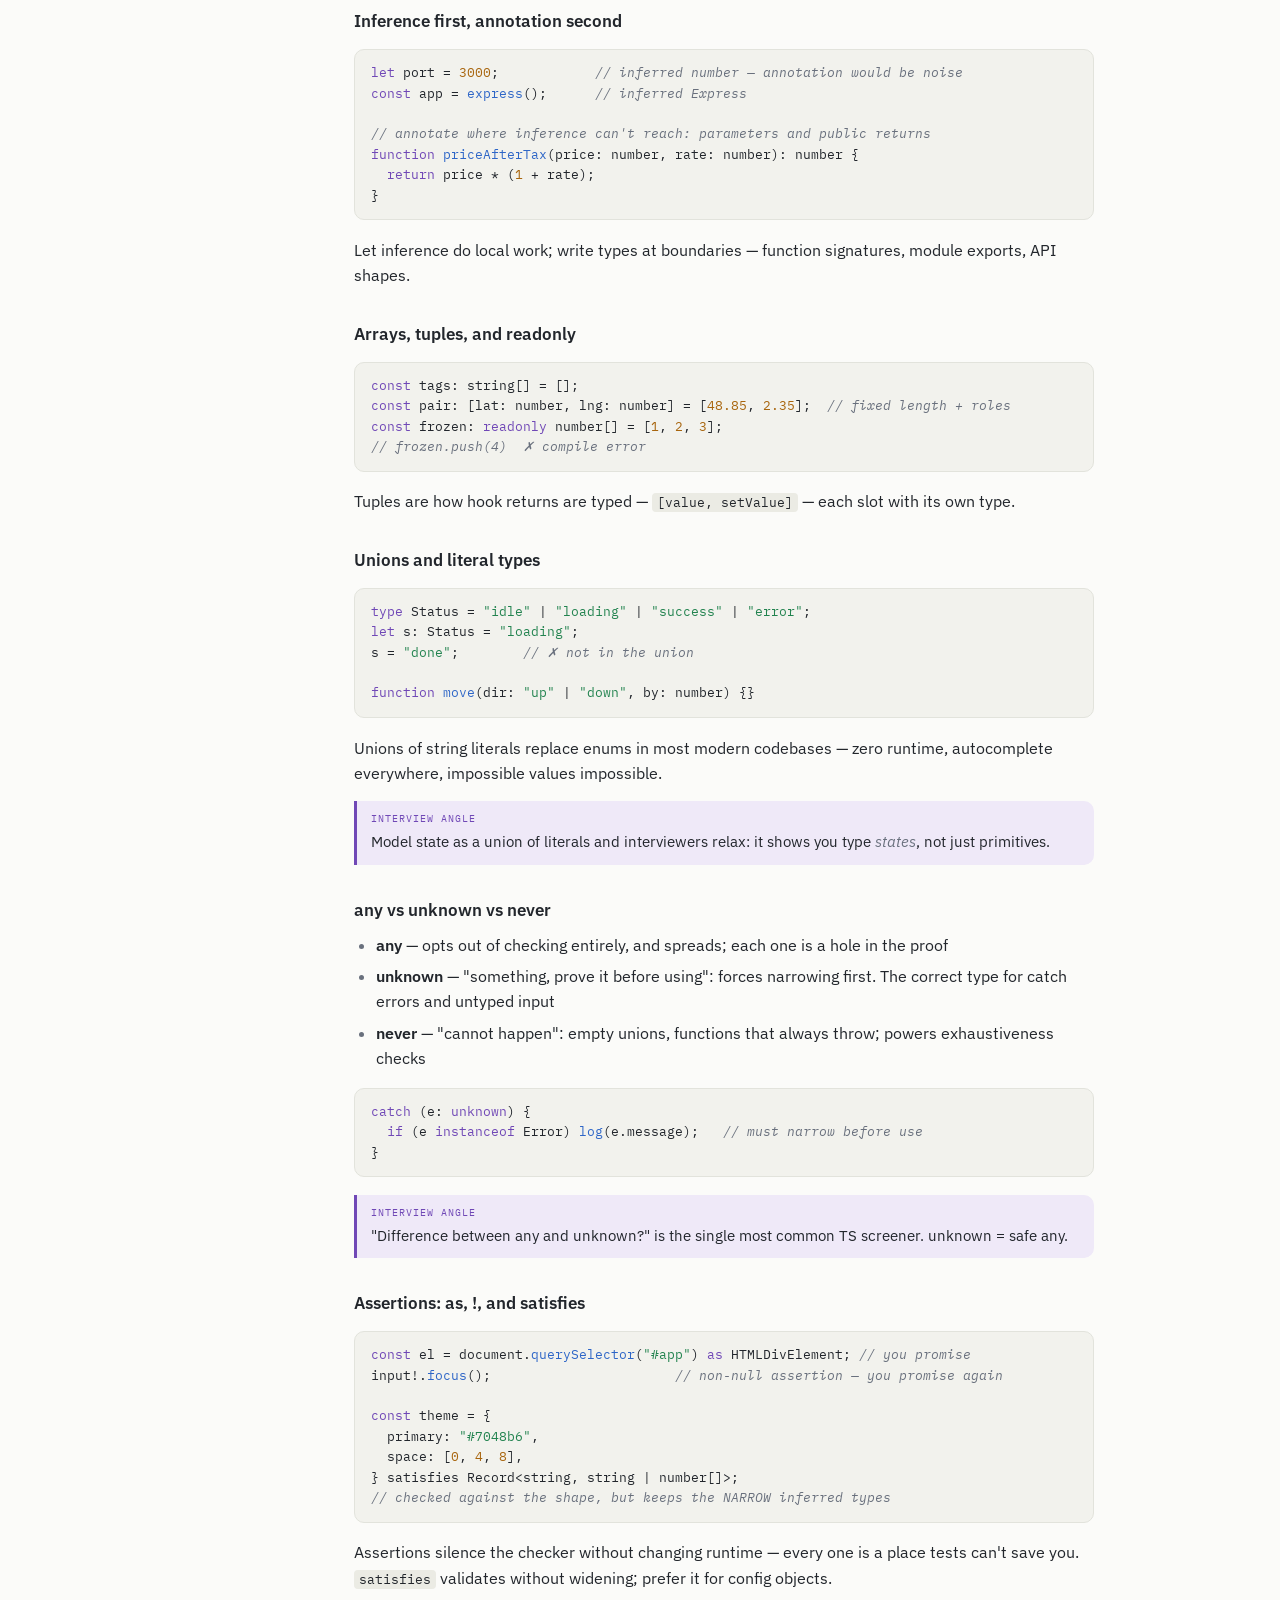
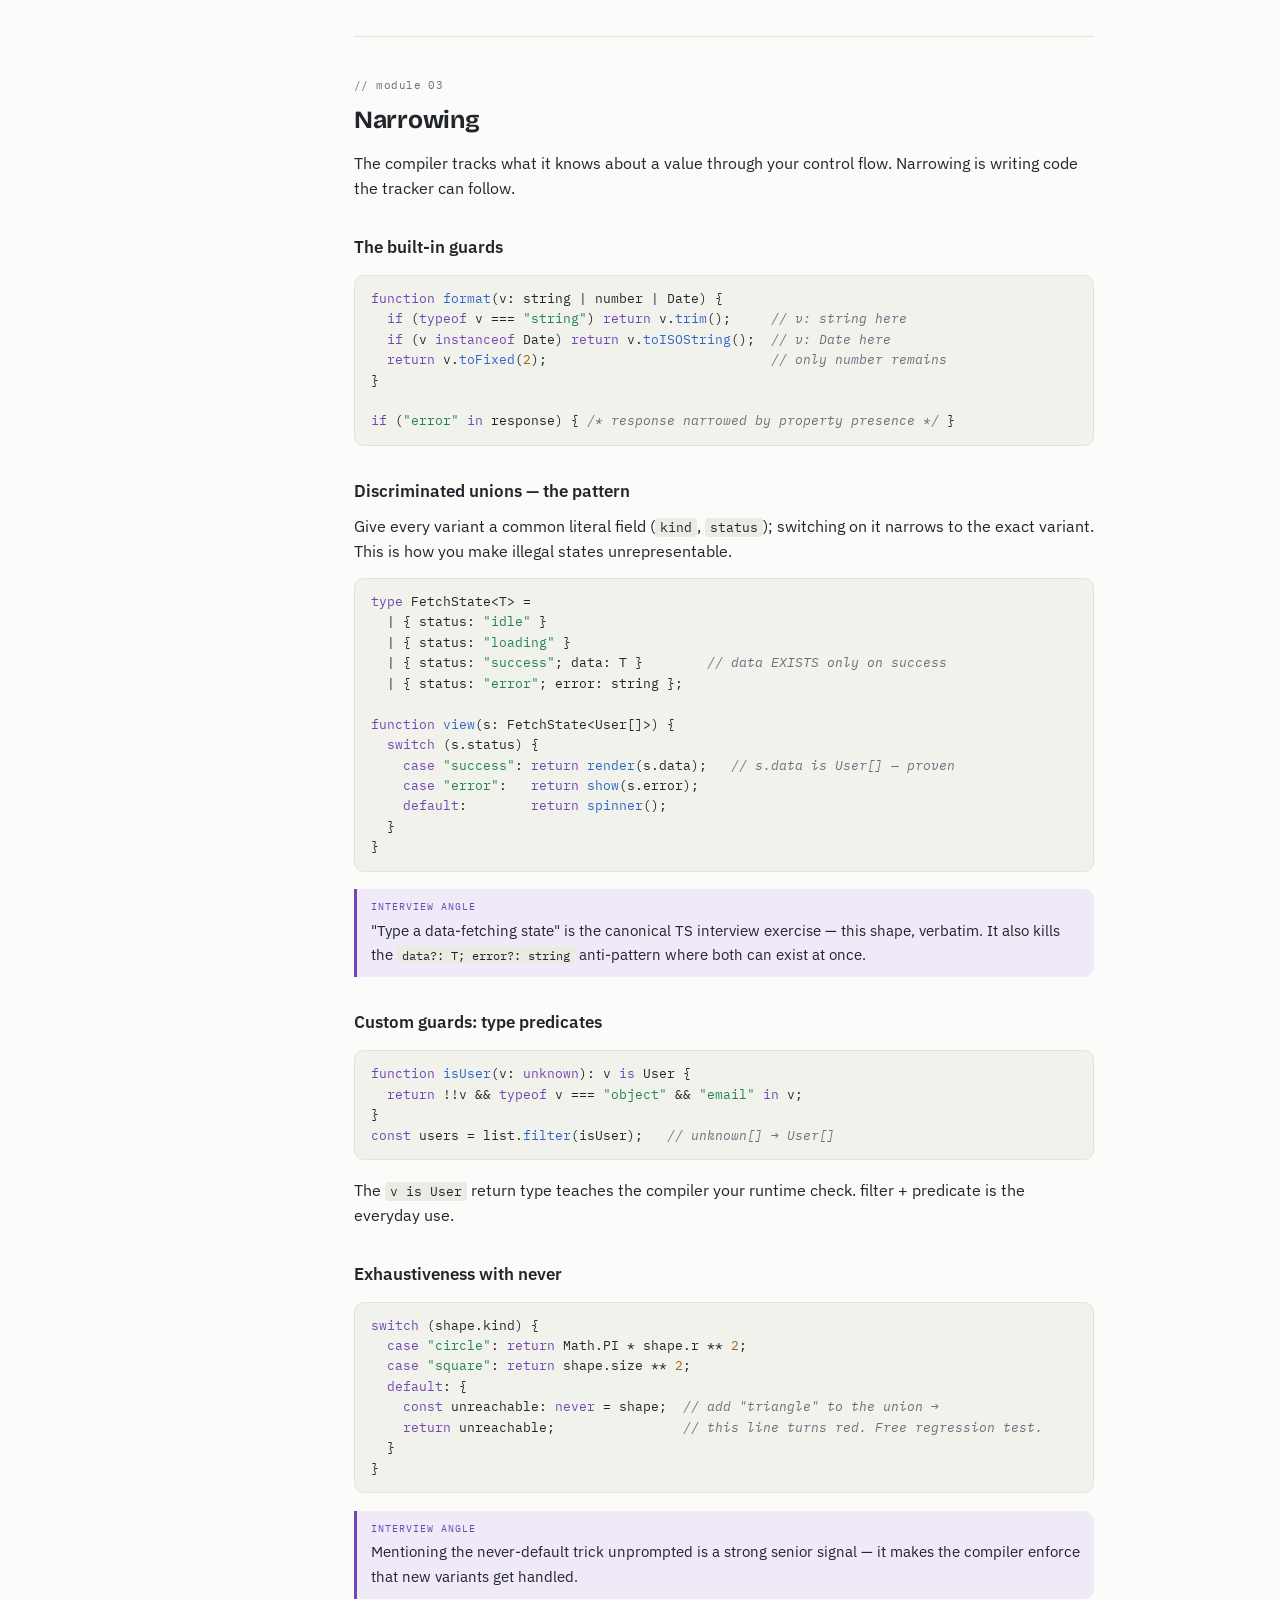
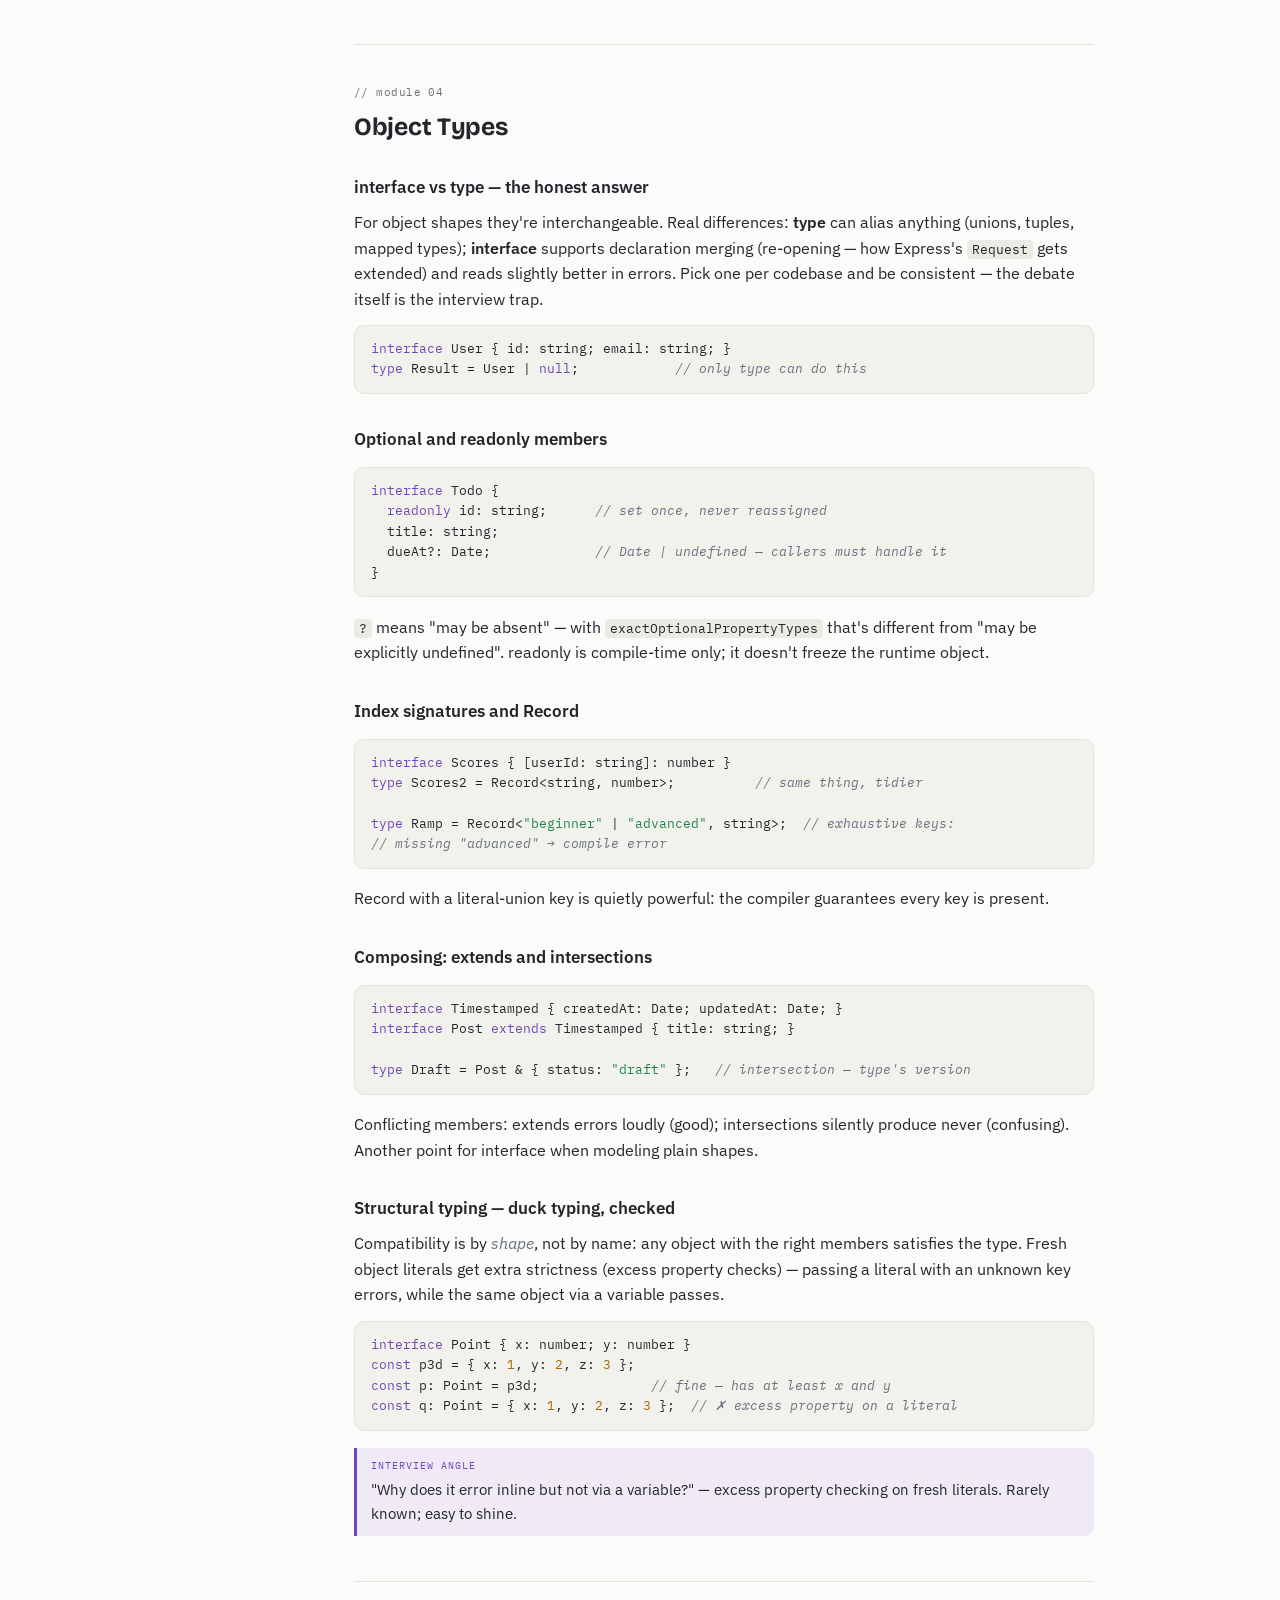
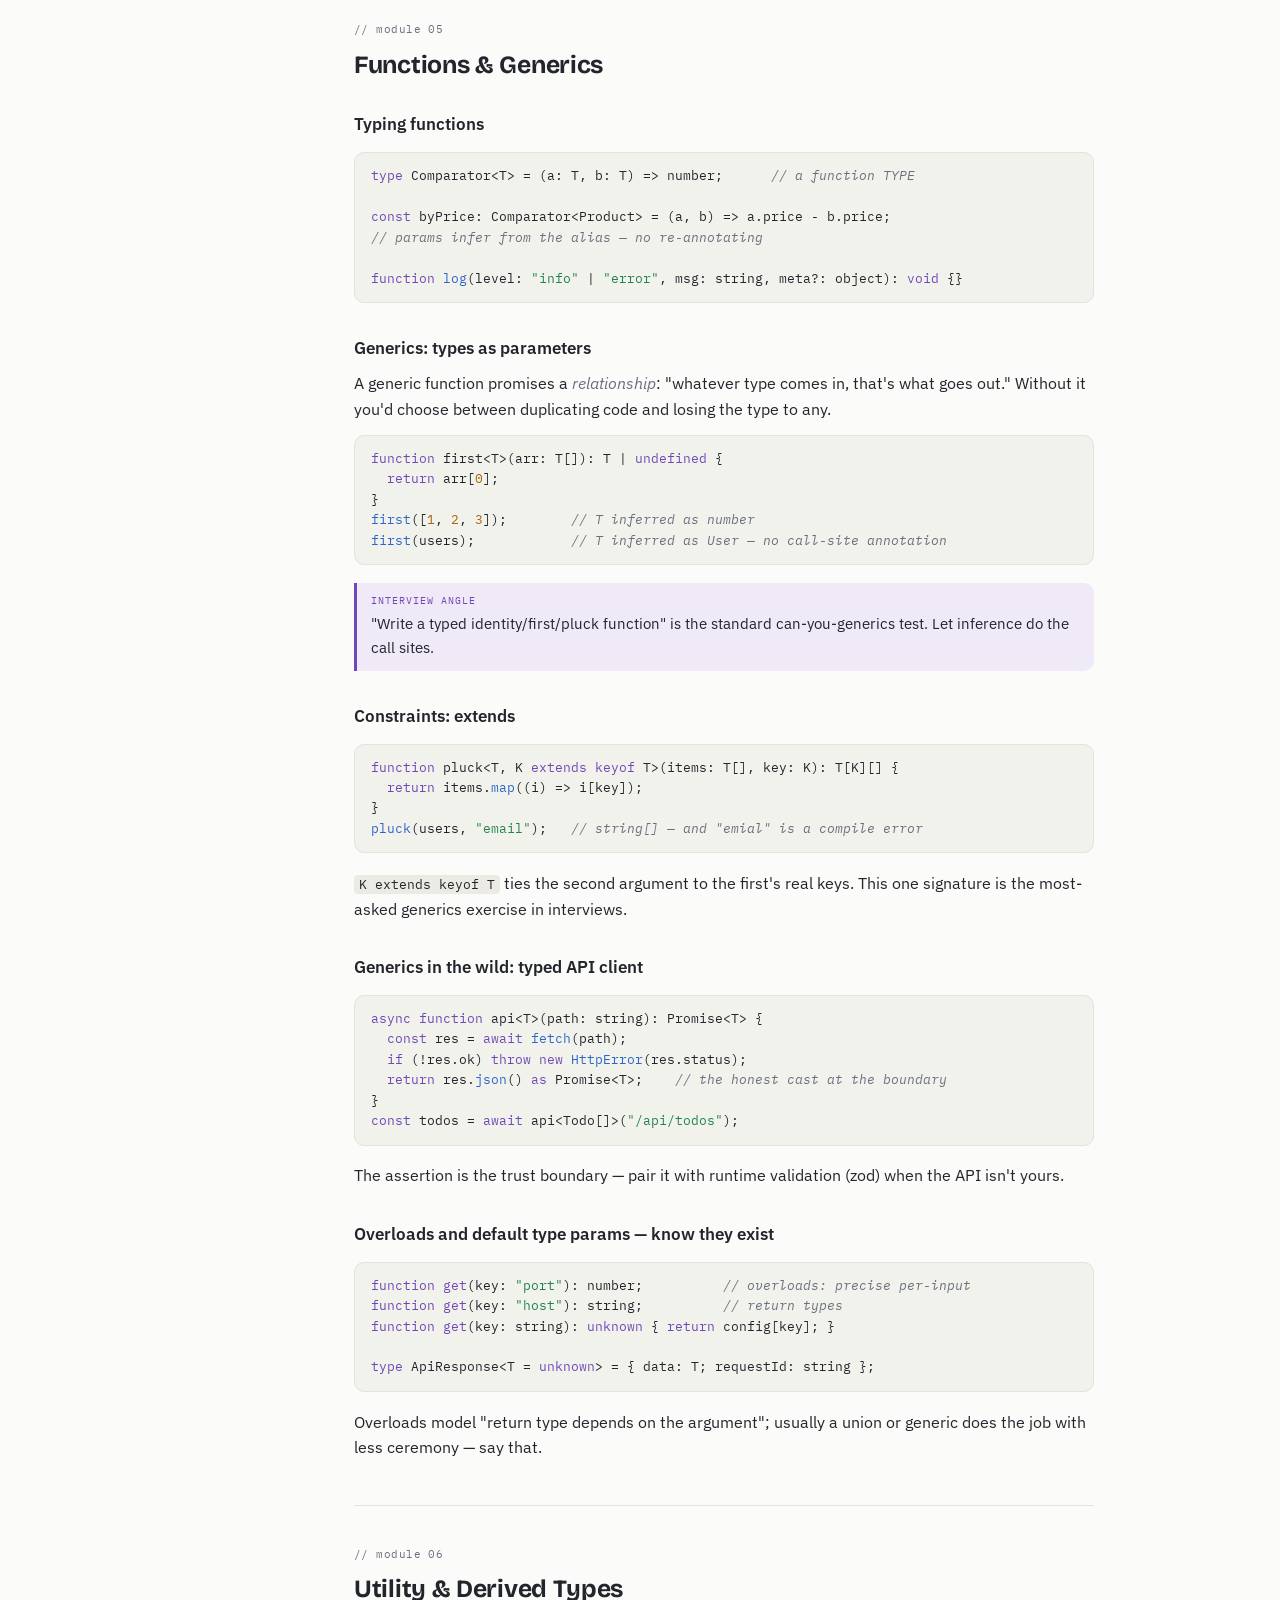
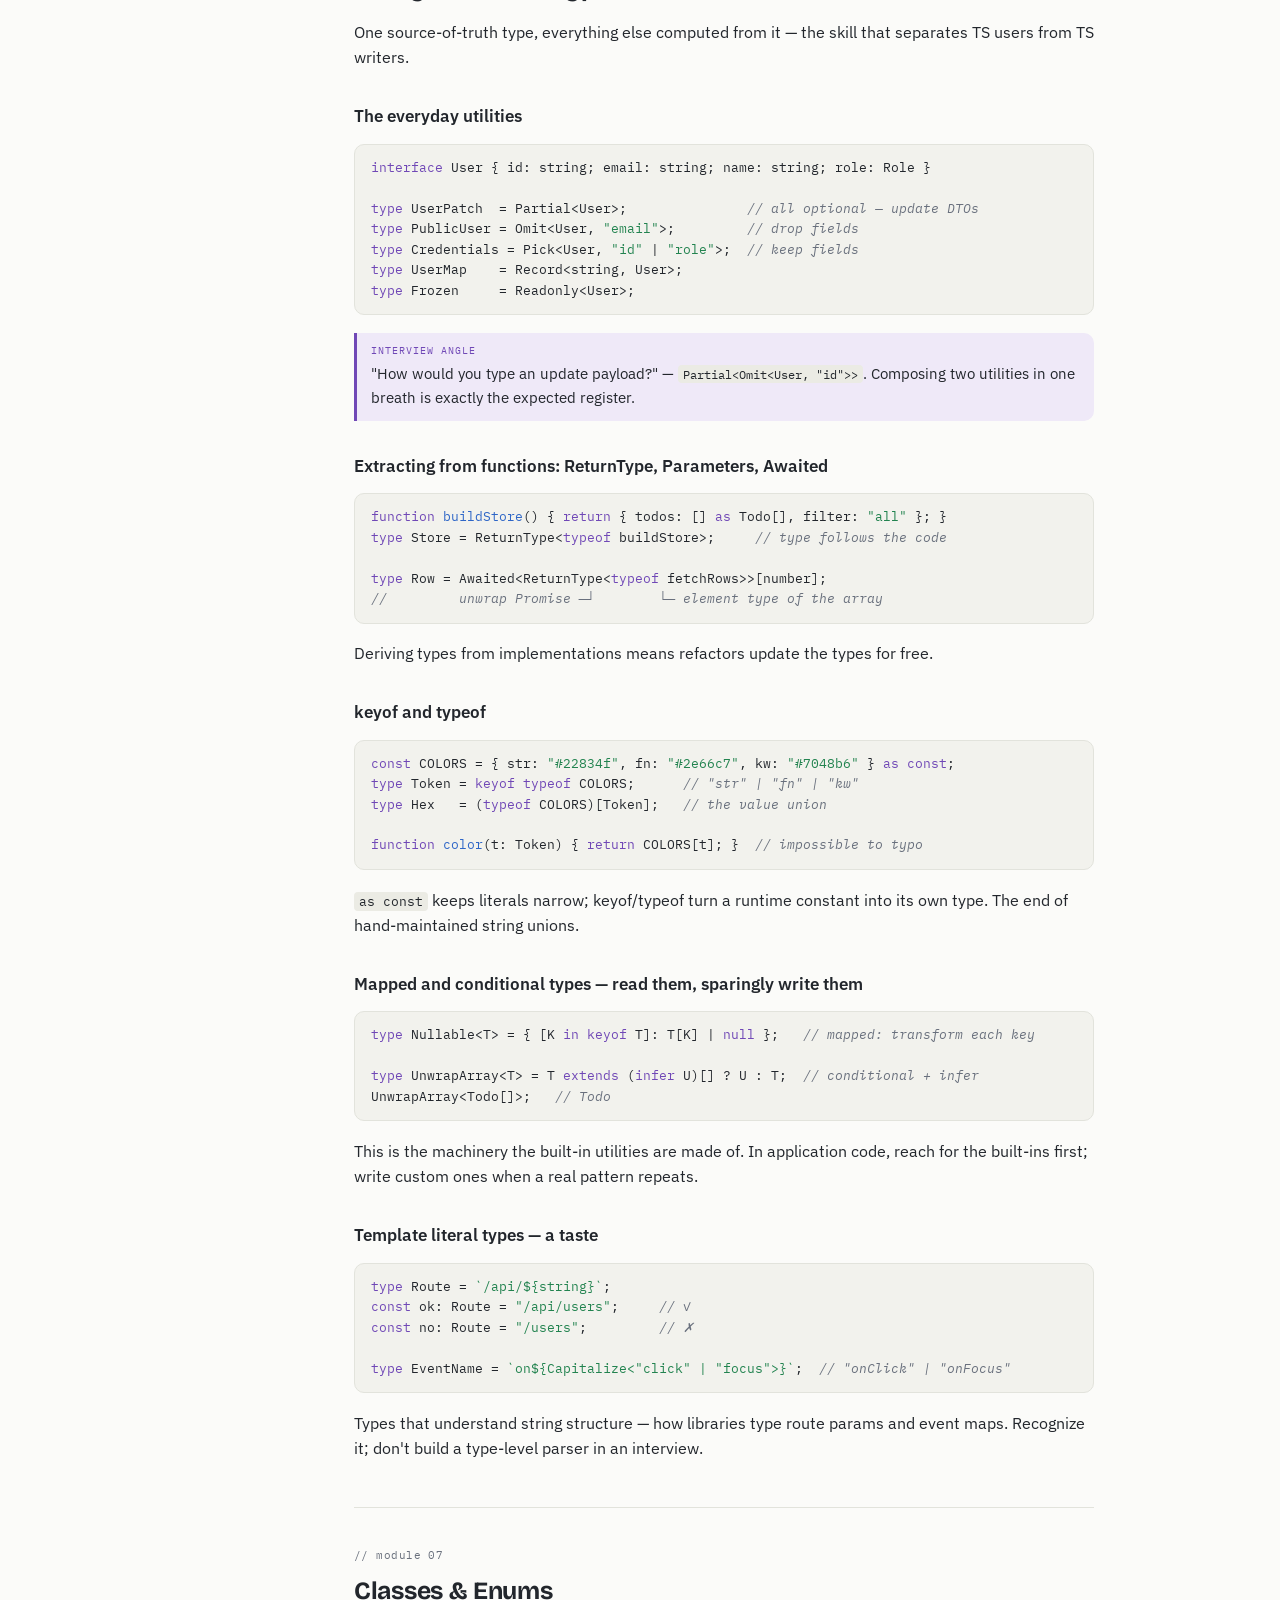
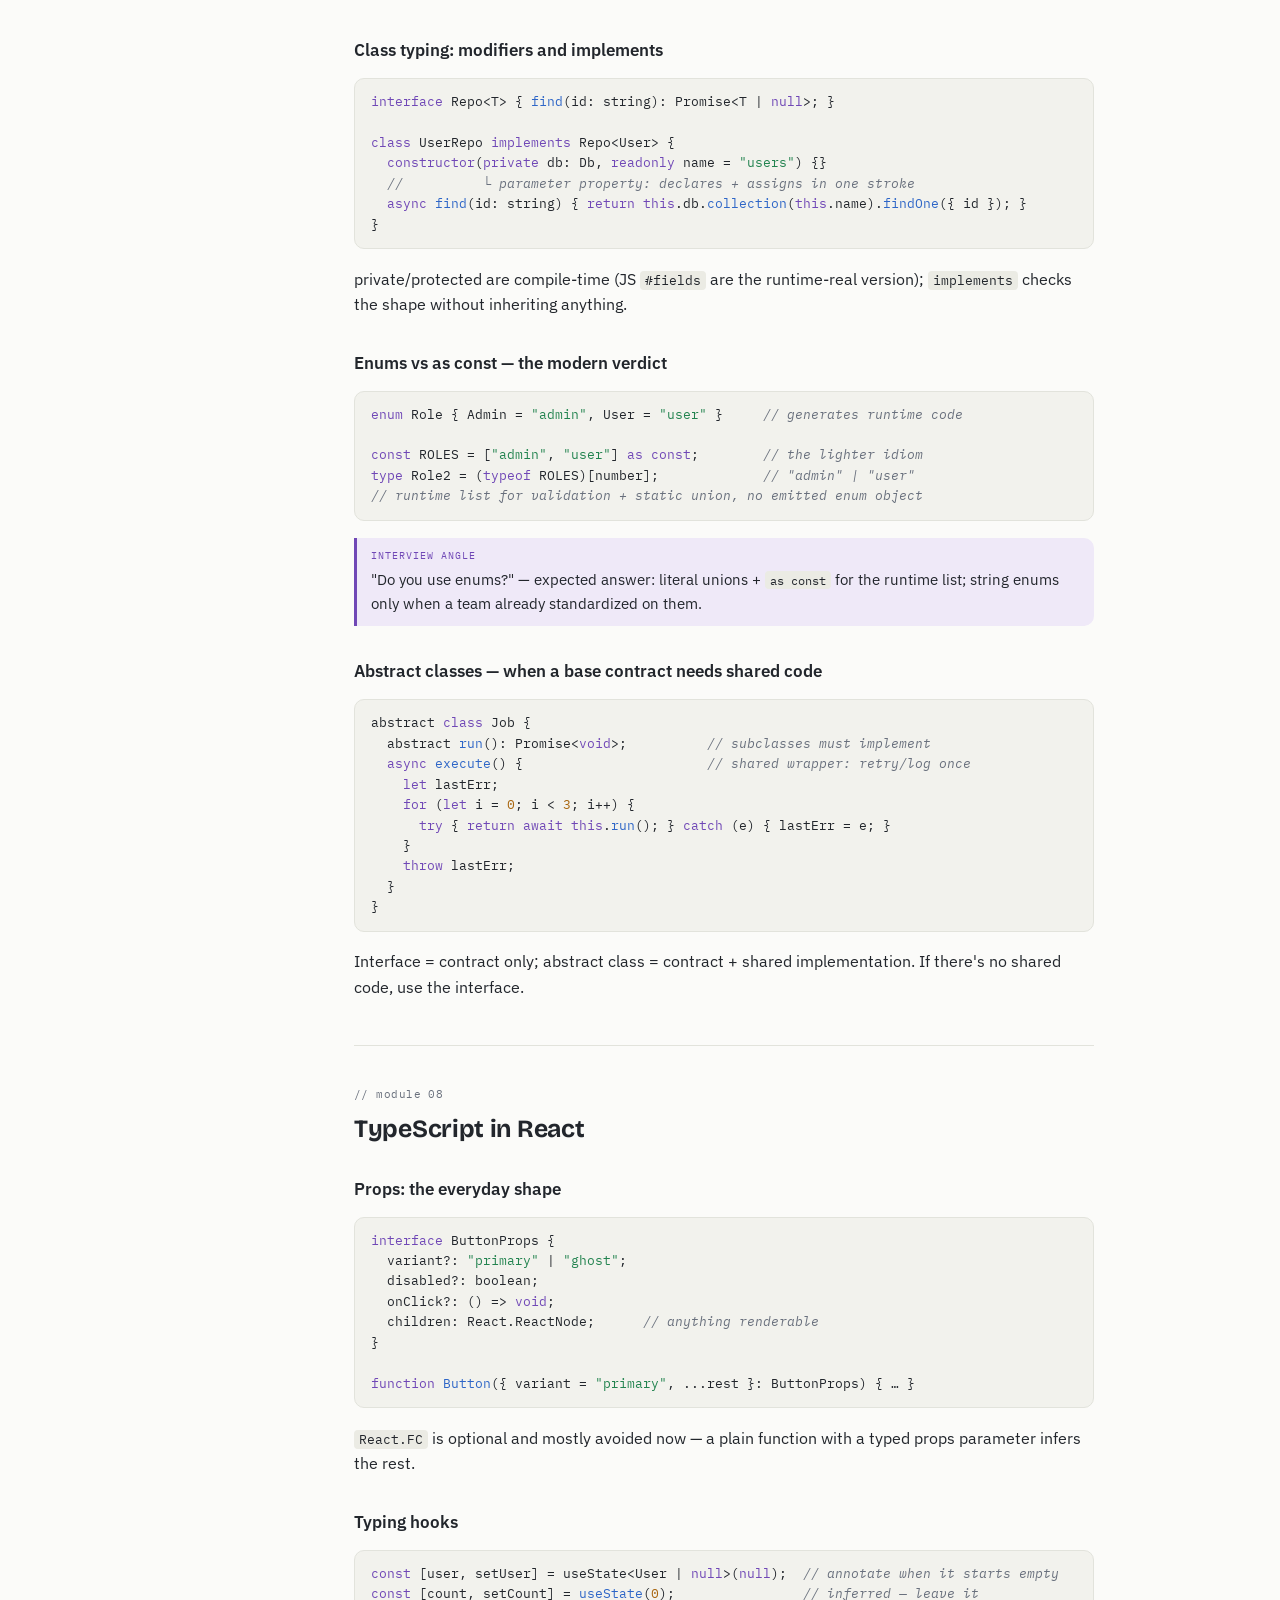
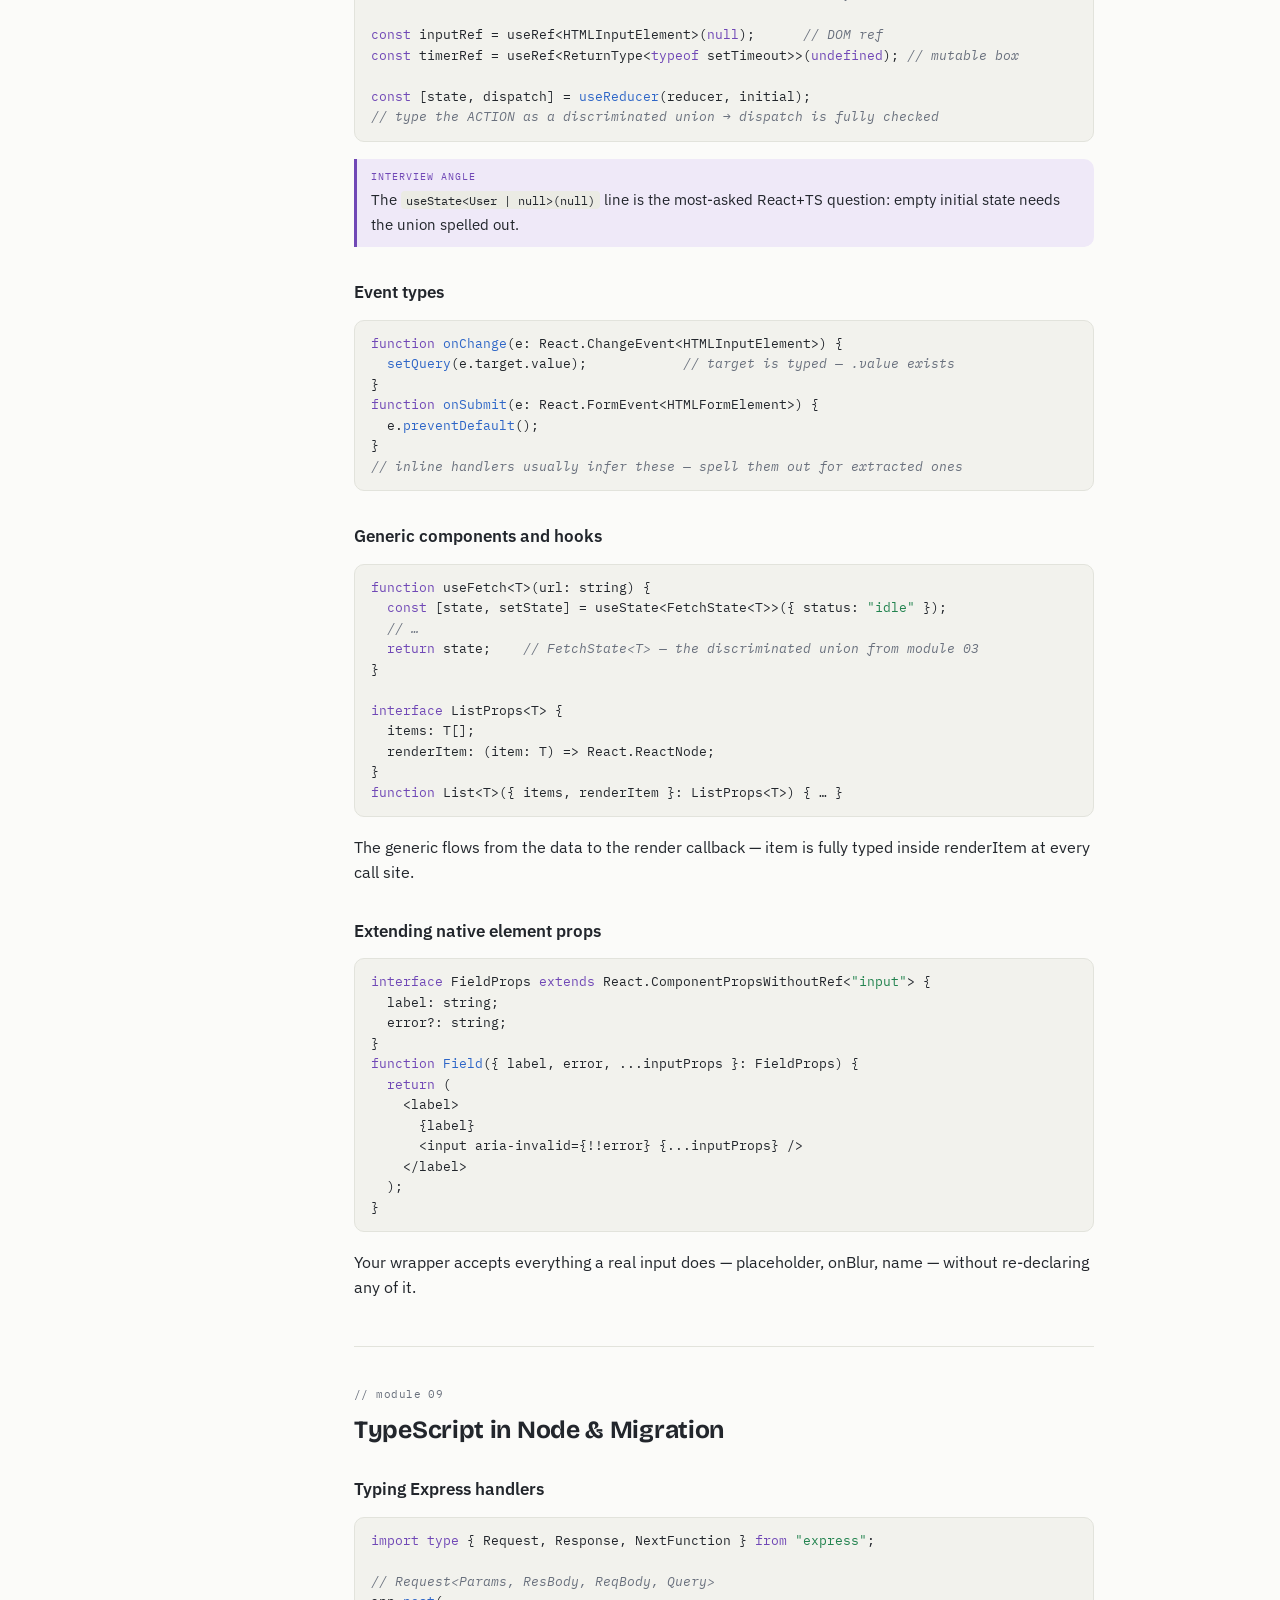
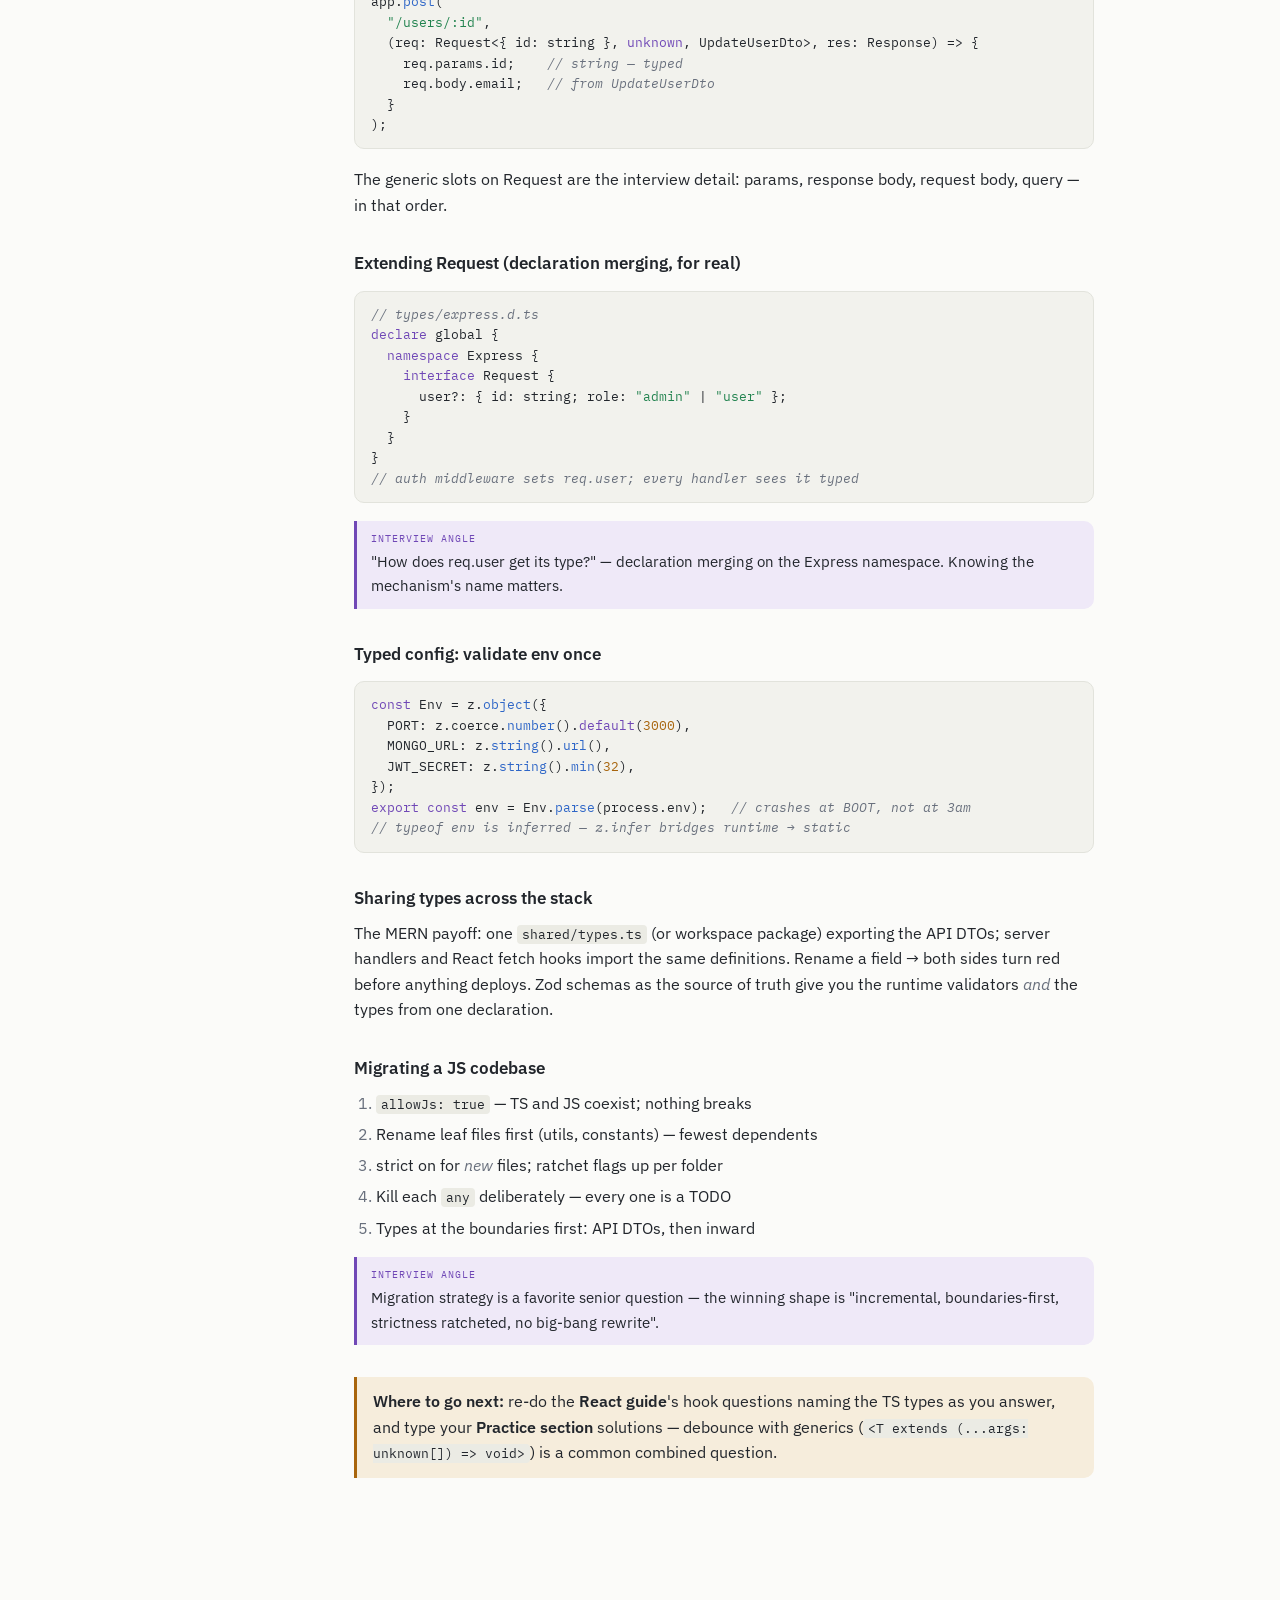
<file: learn-typescript.html>
<!doctype html>
<html lang="en">
  <head>
    <meta charset="UTF-8" />
    <meta name="viewport" content="width=device-width, initial-scale=1.0" />
    <title>Learn TypeScript — Types That Earn Their Keep</title>
    <link rel="preconnect" href="https://fonts.googleapis.com" />
    <link rel="preconnect" href="https://fonts.gstatic.com" crossorigin />
    <link
      href="https://fonts.googleapis.com/css2?family=Bricolage+Grotesque:wght@600;700;800&family=IBM+Plex+Sans:wght@400;500;600&family=IBM+Plex+Mono:wght@400;500&display=swap"
      rel="stylesheet"
    />
    <link
      rel="icon"
      href="data:image/svg+xml,%3Csvg xmlns='http://www.w3.org/2000/svg' viewBox='0 0 32 32'%3E%3Crect width='32' height='32' rx='7' fill='%237048B6'/%3E%3Cpath d='M9 11l5 5-5 5' stroke='%23fff' stroke-width='2.6' fill='none' stroke-linecap='round' stroke-linejoin='round'/%3E%3Cpath d='M17.5 21.5h6' stroke='%23fff' stroke-width='2.6' stroke-linecap='round'/%3E%3C/svg%3E"
    />
    <link rel="stylesheet" href="assets/styles.css" />
    <script>
      // set theme before first paint
      (function () {
        var d = document.documentElement;
        d.className += " js";
        var t = null;
        try {
          t = localStorage.getItem("prep.theme");
        } catch (e) {}
        if (t !== "day" && t !== "night") {
          t =
            window.matchMedia &&
            window.matchMedia("(prefers-color-scheme: dark)").matches
              ? "night"
              : "day";
        }
        d.setAttribute("data-theme", t);
      })();
    </script>
    <script src="assets/app.js" defer></script>
  </head>
  <body class="page page--learn" data-topic="learn-ts">
    <header class="topbar">
      <a class="topbar__brand" href="index.html">MERN <span>Prep</span></a>
      <nav class="topbar__nav" aria-label="Site">
        <a href="index.html#guides">Guides</a>
        <a href="index.html#learn">Learn</a>
        <a href="index.html#practice">Practice</a>
      </nav>
      <div class="theme-switch" role="group" aria-label="Color theme">
        <button type="button" class="theme-switch__opt" data-set-theme="day">
          day
        </button>
        <button type="button" class="theme-switch__opt" data-set-theme="night">
          night
        </button>
      </div>
    </header>

    <!-- ============ COVER ============ -->
    <div class="cover">
      <h1>Learn<br />TypeScript</h1>
      <p>
        JavaScript with a proof-reader — what the compiler checks, how to
        describe your data, and the typing patterns MERN codebases run on.
      </p>
      <p style="margin-top: 10px">
        Narrowing &bull; Generics &bull; Utility Types &bull; React &bull;
        Node
      </p>
      <div class="badge">9 modules · 40 concepts</div>
    </div>

    <!-- ============ MODULE 1 ============ -->
    <section class="module">
      <p class="eyebrow">// module 01</p>
      <h1>What TypeScript Is (and Isn't)</h1>

      <div class="concept">
        <h2>Types exist only at compile time</h2>
        <p>
          TypeScript = JavaScript + a static checker. Compilation
          <strong>erases</strong> every annotation — the runtime never sees
          them. So types can't validate API responses or user input by
          themselves; they document and enforce what <em>your code</em>
          believes.
        </p>
        <pre>
const n: number = JSON.parse('"actually a string"');
// compiles fine, lies at runtime — validation (zod) bridges this gap</pre
        >
        <aside class="angle">
          "Do types exist at runtime?" — no, erased. Follow-up "so how do you
          trust API data?" — runtime validation at the boundary, which can
          also <em>infer</em> the static type (zod's z.infer).
        </aside>
      </div>

      <div class="concept">
        <h2>tsconfig: the handful that matters</h2>
        <pre>
{
  "compilerOptions": {
    "strict": true,              // the whole strict family — non-negotiable
    "target": "ES2022",          // what syntax to emit
    "module": "NodeNext",        // how imports resolve
    "noUncheckedIndexedAccess": true,  // arr[i] is T | undefined — honest
    "skipLibCheck": true
  }
}</pre
        >
        <p>
          Everything else is project detail. Know what strict turns on and why
          you want it from day one.
        </p>
      </div>

      <div class="concept">
        <h2>What strict actually buys you</h2>
        <ul>
          <li>
            <strong>strictNullChecks</strong> — null/undefined stop being
            members of every type; the compiler forces the "what if it's
            missing?" conversation
          </li>
          <li>
            <strong>noImplicitAny</strong> — unannotated, uninferable
            parameters are errors instead of silent any
          </li>
          <li>
            <strong>strictFunctionTypes / strictBindCallApply</strong> —
            function assignments and .call are checked properly
          </li>
        </ul>
        <aside class="angle">
          "Is your codebase strict?" is a culture probe. The good answer:
          strict on new code always; legacy migrates incrementally.
        </aside>
      </div>
    </section>

    <!-- ============ MODULE 2 ============ -->
    <section class="module">
      <p class="eyebrow">// module 02</p>
      <h1>Type Basics</h1>

      <div class="concept">
        <h2>Inference first, annotation second</h2>
        <pre>
let port = 3000;            // inferred number — annotation would be noise
const app = express();      // inferred Express

// annotate where inference can't reach: parameters and public returns
function priceAfterTax(price: number, rate: number): number {
  return price * (1 + rate);
}</pre
        >
        <p>
          Let inference do local work; write types at boundaries — function
          signatures, module exports, API shapes.
        </p>
      </div>

      <div class="concept">
        <h2>Arrays, tuples, and readonly</h2>
        <pre>
const tags: string[] = [];
const pair: [lat: number, lng: number] = [48.85, 2.35];  // fixed length + roles
const frozen: readonly number[] = [1, 2, 3];
// frozen.push(4)  ✗ compile error</pre
        >
        <p>
          Tuples are how hook returns are typed —
          <code>[value, setValue]</code> — each slot with its own type.
        </p>
      </div>

      <div class="concept">
        <h2>Unions and literal types</h2>
        <pre>
type Status = "idle" | "loading" | "success" | "error";
let s: Status = "loading";
s = "done";        // ✗ not in the union

function move(dir: "up" | "down", by: number) {}</pre
        >
        <p>
          Unions of string literals replace enums in most modern codebases —
          zero runtime, autocomplete everywhere, impossible values impossible.
        </p>
        <aside class="angle">
          Model state as a union of literals and interviewers relax: it shows
          you type <em>states</em>, not just primitives.
        </aside>
      </div>

      <div class="concept">
        <h2>any vs unknown vs never</h2>
        <ul>
          <li>
            <strong>any</strong> — opts out of checking entirely, and spreads;
            each one is a hole in the proof
          </li>
          <li>
            <strong>unknown</strong> — "something, prove it before using":
            forces narrowing first. The correct type for catch errors and
            untyped input
          </li>
          <li>
            <strong>never</strong> — "cannot happen": empty unions, functions
            that always throw; powers exhaustiveness checks
          </li>
        </ul>
        <pre>
catch (e: unknown) {
  if (e instanceof Error) log(e.message);   // must narrow before use
}</pre
        >
        <aside class="angle">
          "Difference between any and unknown?" is the single most common TS
          screener. unknown = safe any.
        </aside>
      </div>

      <div class="concept">
        <h2>Assertions: as, !, and satisfies</h2>
        <pre>
const el = document.querySelector("#app") as HTMLDivElement; // you promise
input!.focus();                       // non-null assertion — you promise again

const theme = {
  primary: "#7048b6",
  space: [0, 4, 8],
} satisfies Record&lt;string, string | number[]&gt;;
// checked against the shape, but keeps the NARROW inferred types</pre
        >
        <p>
          Assertions silence the checker without changing runtime — every one
          is a place tests can't save you. <code>satisfies</code> validates
          without widening; prefer it for config objects.
        </p>
      </div>
    </section>

    <!-- ============ MODULE 3 ============ -->
    <section class="module">
      <p class="eyebrow">// module 03</p>
      <h1>Narrowing</h1>
      <p>
        The compiler tracks what it knows about a value through your control
        flow. Narrowing is writing code the tracker can follow.
      </p>

      <div class="concept">
        <h2>The built-in guards</h2>
        <pre>
function format(v: string | number | Date) {
  if (typeof v === "string") return v.trim();     // v: string here
  if (v instanceof Date) return v.toISOString();  // v: Date here
  return v.toFixed(2);                            // only number remains
}

if ("error" in response) { /* response narrowed by property presence */ }</pre
        >
      </div>

      <div class="concept">
        <h2>Discriminated unions — the pattern</h2>
        <p>
          Give every variant a common literal field (<code>kind</code>,
          <code>status</code>); switching on it narrows to the exact variant.
          This is how you make illegal states unrepresentable.
        </p>
        <pre>
type FetchState&lt;T&gt; =
  | { status: "idle" }
  | { status: "loading" }
  | { status: "success"; data: T }        // data EXISTS only on success
  | { status: "error"; error: string };

function view(s: FetchState&lt;User[]&gt;) {
  switch (s.status) {
    case "success": return render(s.data);   // s.data is User[] — proven
    case "error":   return show(s.error);
    default:        return spinner();
  }
}</pre
        >
        <aside class="angle">
          "Type a data-fetching state" is the canonical TS interview exercise
          — this shape, verbatim. It also kills the
          <code>data?: T; error?: string</code> anti-pattern where both can
          exist at once.
        </aside>
      </div>

      <div class="concept">
        <h2>Custom guards: type predicates</h2>
        <pre>
function isUser(v: unknown): v is User {
  return !!v &amp;&amp; typeof v === "object" &amp;&amp; "email" in v;
}
const users = list.filter(isUser);   // unknown[] → User[]</pre
        >
        <p>
          The <code>v is User</code> return type teaches the compiler your
          runtime check. filter + predicate is the everyday use.
        </p>
      </div>

      <div class="concept">
        <h2>Exhaustiveness with never</h2>
        <pre>
switch (shape.kind) {
  case "circle": return Math.PI * shape.r ** 2;
  case "square": return shape.size ** 2;
  default: {
    const unreachable: never = shape;  // add "triangle" to the union →
    return unreachable;                // this line turns red. Free regression test.
  }
}</pre
        >
        <aside class="angle">
          Mentioning the never-default trick unprompted is a strong senior
          signal — it makes the compiler enforce that new variants get
          handled.
        </aside>
      </div>
    </section>

    <!-- ============ MODULE 4 ============ -->
    <section class="module">
      <p class="eyebrow">// module 04</p>
      <h1>Object Types</h1>

      <div class="concept">
        <h2>interface vs type — the honest answer</h2>
        <p>
          For object shapes they're interchangeable. Real differences:
          <strong>type</strong> can alias anything (unions, tuples, mapped
          types); <strong>interface</strong> supports declaration merging
          (re-opening — how Express's <code>Request</code> gets extended) and
          reads slightly better in errors. Pick one per codebase and be
          consistent — the debate itself is the interview trap.
        </p>
        <pre>
interface User { id: string; email: string; }
type Result = User | null;            // only type can do this</pre
        >
      </div>

      <div class="concept">
        <h2>Optional and readonly members</h2>
        <pre>
interface Todo {
  readonly id: string;      // set once, never reassigned
  title: string;
  dueAt?: Date;             // Date | undefined — callers must handle it
}</pre
        >
        <p>
          <code>?</code> means "may be absent" — with
          <code>exactOptionalPropertyTypes</code> that's different from "may
          be explicitly undefined". readonly is compile-time only; it doesn't
          freeze the runtime object.
        </p>
      </div>

      <div class="concept">
        <h2>Index signatures and Record</h2>
        <pre>
interface Scores { [userId: string]: number }
type Scores2 = Record&lt;string, number&gt;;          // same thing, tidier

type Ramp = Record&lt;"beginner" | "advanced", string&gt;;  // exhaustive keys:
// missing "advanced" → compile error</pre
        >
        <p>
          Record with a literal-union key is quietly powerful: the compiler
          guarantees every key is present.
        </p>
      </div>

      <div class="concept">
        <h2>Composing: extends and intersections</h2>
        <pre>
interface Timestamped { createdAt: Date; updatedAt: Date; }
interface Post extends Timestamped { title: string; }

type Draft = Post &amp; { status: "draft" };   // intersection — type's version</pre
        >
        <p>
          Conflicting members: extends errors loudly (good); intersections
          silently produce never (confusing). Another point for interface
          when modeling plain shapes.
        </p>
      </div>

      <div class="concept">
        <h2>Structural typing — duck typing, checked</h2>
        <p>
          Compatibility is by <em>shape</em>, not by name: any object with the
          right members satisfies the type. Fresh object literals get extra
          strictness (excess property checks) — passing a literal with an
          unknown key errors, while the same object via a variable passes.
        </p>
        <pre>
interface Point { x: number; y: number }
const p3d = { x: 1, y: 2, z: 3 };
const p: Point = p3d;              // fine — has at least x and y
const q: Point = { x: 1, y: 2, z: 3 };  // ✗ excess property on a literal</pre
        >
        <aside class="angle">
          "Why does it error inline but not via a variable?" — excess
          property checking on fresh literals. Rarely known; easy to shine.
        </aside>
      </div>
    </section>

    <!-- ============ MODULE 5 ============ -->
    <section class="module">
      <p class="eyebrow">// module 05</p>
      <h1>Functions &amp; Generics</h1>

      <div class="concept">
        <h2>Typing functions</h2>
        <pre>
type Comparator&lt;T&gt; = (a: T, b: T) =&gt; number;      // a function TYPE

const byPrice: Comparator&lt;Product&gt; = (a, b) =&gt; a.price - b.price;
// params infer from the alias — no re-annotating

function log(level: "info" | "error", msg: string, meta?: object): void {}</pre
        >
      </div>

      <div class="concept">
        <h2>Generics: types as parameters</h2>
        <p>
          A generic function promises a <em>relationship</em>: "whatever type
          comes in, that's what goes out." Without it you'd choose between
          duplicating code and losing the type to any.
        </p>
        <pre>
function first&lt;T&gt;(arr: T[]): T | undefined {
  return arr[0];
}
first([1, 2, 3]);        // T inferred as number
first(users);            // T inferred as User — no call-site annotation</pre
        >
        <aside class="angle">
          "Write a typed identity/first/pluck function" is the standard
          can-you-generics test. Let inference do the call sites.
        </aside>
      </div>

      <div class="concept">
        <h2>Constraints: extends</h2>
        <pre>
function pluck&lt;T, K extends keyof T&gt;(items: T[], key: K): T[K][] {
  return items.map((i) =&gt; i[key]);
}
pluck(users, "email");   // string[] — and "emial" is a compile error</pre
        >
        <p>
          <code>K extends keyof T</code> ties the second argument to the
          first's real keys. This one signature is the most-asked generics
          exercise in interviews.
        </p>
      </div>

      <div class="concept">
        <h2>Generics in the wild: typed API client</h2>
        <pre>
async function api&lt;T&gt;(path: string): Promise&lt;T&gt; {
  const res = await fetch(path);
  if (!res.ok) throw new HttpError(res.status);
  return res.json() as Promise&lt;T&gt;;    // the honest cast at the boundary
}
const todos = await api&lt;Todo[]&gt;("/api/todos");</pre
        >
        <p>
          The assertion is the trust boundary — pair it with runtime
          validation (zod) when the API isn't yours.
        </p>
      </div>

      <div class="concept">
        <h2>Overloads and default type params — know they exist</h2>
        <pre>
function get(key: "port"): number;          // overloads: precise per-input
function get(key: "host"): string;          // return types
function get(key: string): unknown { return config[key]; }

type ApiResponse&lt;T = unknown&gt; = { data: T; requestId: string };</pre
        >
        <p>
          Overloads model "return type depends on the argument"; usually a
          union or generic does the job with less ceremony — say that.
        </p>
      </div>
    </section>

    <!-- ============ MODULE 6 ============ -->
    <section class="module">
      <p class="eyebrow">// module 06</p>
      <h1>Utility &amp; Derived Types</h1>
      <p>
        One source-of-truth type, everything else computed from it — the
        skill that separates TS users from TS writers.
      </p>

      <div class="concept">
        <h2>The everyday utilities</h2>
        <pre>
interface User { id: string; email: string; name: string; role: Role }

type UserPatch  = Partial&lt;User&gt;;               // all optional — update DTOs
type PublicUser = Omit&lt;User, "email"&gt;;         // drop fields
type Credentials = Pick&lt;User, "id" | "role"&gt;;  // keep fields
type UserMap    = Record&lt;string, User&gt;;
type Frozen     = Readonly&lt;User&gt;;</pre
        >
        <aside class="angle">
          "How would you type an update payload?" —
          <code>Partial&lt;Omit&lt;User, "id"&gt;&gt;</code>. Composing two
          utilities in one breath is exactly the expected register.
        </aside>
      </div>

      <div class="concept">
        <h2>Extracting from functions: ReturnType, Parameters, Awaited</h2>
        <pre>
function buildStore() { return { todos: [] as Todo[], filter: "all" }; }
type Store = ReturnType&lt;typeof buildStore&gt;;     // type follows the code

type Row = Awaited&lt;ReturnType&lt;typeof fetchRows&gt;&gt;[number];
//         unwrap Promise ─┘        └─ element type of the array</pre
        >
        <p>
          Deriving types from implementations means refactors update the
          types for free.
        </p>
      </div>

      <div class="concept">
        <h2>keyof and typeof</h2>
        <pre>
const COLORS = { str: "#22834f", fn: "#2e66c7", kw: "#7048b6" } as const;
type Token = keyof typeof COLORS;      // "str" | "fn" | "kw"
type Hex   = (typeof COLORS)[Token];   // the value union

function color(t: Token) { return COLORS[t]; }  // impossible to typo</pre
        >
        <p>
          <code>as const</code> keeps literals narrow; keyof/typeof turn a
          runtime constant into its own type. The end of hand-maintained
          string unions.
        </p>
      </div>

      <div class="concept">
        <h2>Mapped and conditional types — read them, sparingly write them</h2>
        <pre>
type Nullable&lt;T&gt; = { [K in keyof T]: T[K] | null };   // mapped: transform each key

type UnwrapArray&lt;T&gt; = T extends (infer U)[] ? U : T;  // conditional + infer
UnwrapArray&lt;Todo[]&gt;;   // Todo</pre
        >
        <p>
          This is the machinery the built-in utilities are made of. In
          application code, reach for the built-ins first; write custom ones
          when a real pattern repeats.
        </p>
      </div>

      <div class="concept">
        <h2>Template literal types — a taste</h2>
        <pre>
type Route = `/api/${string}`;
const ok: Route = "/api/users";     // ✓
const no: Route = "/users";         // ✗

type EventName = `on${Capitalize&lt;"click" | "focus"&gt;}`;  // "onClick" | "onFocus"</pre
        >
        <p>
          Types that understand string structure — how libraries type route
          params and event maps. Recognize it; don't build a type-level
          parser in an interview.
        </p>
      </div>
    </section>

    <!-- ============ MODULE 7 ============ -->
    <section class="module">
      <p class="eyebrow">// module 07</p>
      <h1>Classes &amp; Enums</h1>

      <div class="concept">
        <h2>Class typing: modifiers and implements</h2>
        <pre>
interface Repo&lt;T&gt; { find(id: string): Promise&lt;T | null&gt;; }

class UserRepo implements Repo&lt;User&gt; {
  constructor(private db: Db, readonly name = "users") {}
  //          └ parameter property: declares + assigns in one stroke
  async find(id: string) { return this.db.collection(this.name).findOne({ id }); }
}</pre
        >
        <p>
          private/protected are compile-time (JS <code>#fields</code> are the
          runtime-real version); <code>implements</code> checks the shape
          without inheriting anything.
        </p>
      </div>

      <div class="concept">
        <h2>Enums vs as const — the modern verdict</h2>
        <pre>
enum Role { Admin = "admin", User = "user" }     // generates runtime code

const ROLES = ["admin", "user"] as const;        // the lighter idiom
type Role2 = (typeof ROLES)[number];             // "admin" | "user"
// runtime list for validation + static union, no emitted enum object</pre
        >
        <aside class="angle">
          "Do you use enums?" — expected answer: literal unions +
          <code>as const</code> for the runtime list; string enums only when
          a team already standardized on them.
        </aside>
      </div>

      <div class="concept">
        <h2>Abstract classes — when a base contract needs shared code</h2>
        <pre>
abstract class Job {
  abstract run(): Promise&lt;void&gt;;          // subclasses must implement
  async execute() {                       // shared wrapper: retry/log once
    let lastErr;
    for (let i = 0; i &lt; 3; i++) {
      try { return await this.run(); } catch (e) { lastErr = e; }
    }
    throw lastErr;
  }
}</pre
        >
        <p>
          Interface = contract only; abstract class = contract + shared
          implementation. If there's no shared code, use the interface.
        </p>
      </div>
    </section>

    <!-- ============ MODULE 8 ============ -->
    <section class="module">
      <p class="eyebrow">// module 08</p>
      <h1>TypeScript in React</h1>

      <div class="concept">
        <h2>Props: the everyday shape</h2>
        <pre>
interface ButtonProps {
  variant?: "primary" | "ghost";
  disabled?: boolean;
  onClick?: () =&gt; void;
  children: React.ReactNode;      // anything renderable
}

function Button({ variant = "primary", ...rest }: ButtonProps) { … }</pre
        >
        <p>
          <code>React.FC</code> is optional and mostly avoided now — a plain
          function with a typed props parameter infers the rest.
        </p>
      </div>

      <div class="concept">
        <h2>Typing hooks</h2>
        <pre>
const [user, setUser] = useState&lt;User | null&gt;(null);  // annotate when it starts empty
const [count, setCount] = useState(0);                // inferred — leave it

const inputRef = useRef&lt;HTMLInputElement&gt;(null);      // DOM ref
const timerRef = useRef&lt;ReturnType&lt;typeof setTimeout&gt;&gt;(undefined); // mutable box

const [state, dispatch] = useReducer(reducer, initial);
// type the ACTION as a discriminated union → dispatch is fully checked</pre
        >
        <aside class="angle">
          The <code>useState&lt;User | null&gt;(null)</code> line is the
          most-asked React+TS question: empty initial state needs the union
          spelled out.
        </aside>
      </div>

      <div class="concept">
        <h2>Event types</h2>
        <pre>
function onChange(e: React.ChangeEvent&lt;HTMLInputElement&gt;) {
  setQuery(e.target.value);            // target is typed — .value exists
}
function onSubmit(e: React.FormEvent&lt;HTMLFormElement&gt;) {
  e.preventDefault();
}
// inline handlers usually infer these — spell them out for extracted ones</pre
        >
      </div>

      <div class="concept">
        <h2>Generic components and hooks</h2>
        <pre>
function useFetch&lt;T&gt;(url: string) {
  const [state, setState] = useState&lt;FetchState&lt;T&gt;&gt;({ status: "idle" });
  // …
  return state;    // FetchState&lt;T&gt; — the discriminated union from module 03
}

interface ListProps&lt;T&gt; {
  items: T[];
  renderItem: (item: T) =&gt; React.ReactNode;
}
function List&lt;T&gt;({ items, renderItem }: ListProps&lt;T&gt;) { … }</pre
        >
        <p>
          The generic flows from the data to the render callback — item is
          fully typed inside renderItem at every call site.
        </p>
      </div>

      <div class="concept">
        <h2>Extending native element props</h2>
        <pre>
interface FieldProps extends React.ComponentPropsWithoutRef&lt;"input"&gt; {
  label: string;
  error?: string;
}
function Field({ label, error, ...inputProps }: FieldProps) {
  return (
    &lt;label&gt;
      {label}
      &lt;input aria-invalid={!!error} {...inputProps} /&gt;
    &lt;/label&gt;
  );
}</pre
        >
        <p>
          Your wrapper accepts everything a real input does — placeholder,
          onBlur, name — without re-declaring any of it.
        </p>
      </div>
    </section>

    <!-- ============ MODULE 9 ============ -->
    <section class="module">
      <p class="eyebrow">// module 09</p>
      <h1>TypeScript in Node &amp; Migration</h1>

      <div class="concept">
        <h2>Typing Express handlers</h2>
        <pre>
import type { Request, Response, NextFunction } from "express";

// Request&lt;Params, ResBody, ReqBody, Query&gt;
app.post(
  "/users/:id",
  (req: Request&lt;{ id: string }, unknown, UpdateUserDto&gt;, res: Response) =&gt; {
    req.params.id;    // string — typed
    req.body.email;   // from UpdateUserDto
  }
);</pre
        >
        <p>
          The generic slots on Request are the interview detail: params,
          response body, request body, query — in that order.
        </p>
      </div>

      <div class="concept">
        <h2>Extending Request (declaration merging, for real)</h2>
        <pre>
// types/express.d.ts
declare global {
  namespace Express {
    interface Request {
      user?: { id: string; role: "admin" | "user" };
    }
  }
}
// auth middleware sets req.user; every handler sees it typed</pre
        >
        <aside class="angle">
          "How does req.user get its type?" — declaration merging on the
          Express namespace. Knowing the mechanism's name matters.
        </aside>
      </div>

      <div class="concept">
        <h2>Typed config: validate env once</h2>
        <pre>
const Env = z.object({
  PORT: z.coerce.number().default(3000),
  MONGO_URL: z.string().url(),
  JWT_SECRET: z.string().min(32),
});
export const env = Env.parse(process.env);   // crashes at BOOT, not at 3am
// typeof env is inferred — z.infer bridges runtime → static</pre
        >
      </div>

      <div class="concept">
        <h2>Sharing types across the stack</h2>
        <p>
          The MERN payoff: one <code>shared/types.ts</code> (or workspace
          package) exporting the API DTOs; server handlers and React fetch
          hooks import the same definitions. Rename a field → both sides turn
          red before anything deploys. Zod schemas as the source of truth
          give you the runtime validators <em>and</em> the types from one
          declaration.
        </p>
      </div>

      <div class="concept">
        <h2>Migrating a JS codebase</h2>
        <ol>
          <li><code>allowJs: true</code> — TS and JS coexist; nothing breaks</li>
          <li>Rename leaf files first (utils, constants) — fewest dependents</li>
          <li>strict on for <em>new</em> files; ratchet flags up per folder</li>
          <li>Kill each <code>any</code> deliberately — every one is a TODO</li>
          <li>Types at the boundaries first: API DTOs, then inward</li>
        </ol>
        <aside class="angle">
          Migration strategy is a favorite senior question — the winning
          shape is "incremental, boundaries-first, strictness ratcheted, no
          big-bang rewrite".
        </aside>
      </div>
    </section>

    <div class="tip">
      <strong>Where to go next:</strong> re-do the
      <strong>React guide</strong>'s hook questions naming the TS types as you
      answer, and type your <strong>Practice section</strong> solutions —
      debounce with generics
      (<code>&lt;T extends (...args: unknown[]) =&gt; void&gt;</code>) is a
      common combined question.
    </div>
  </body>
</html>
</file>
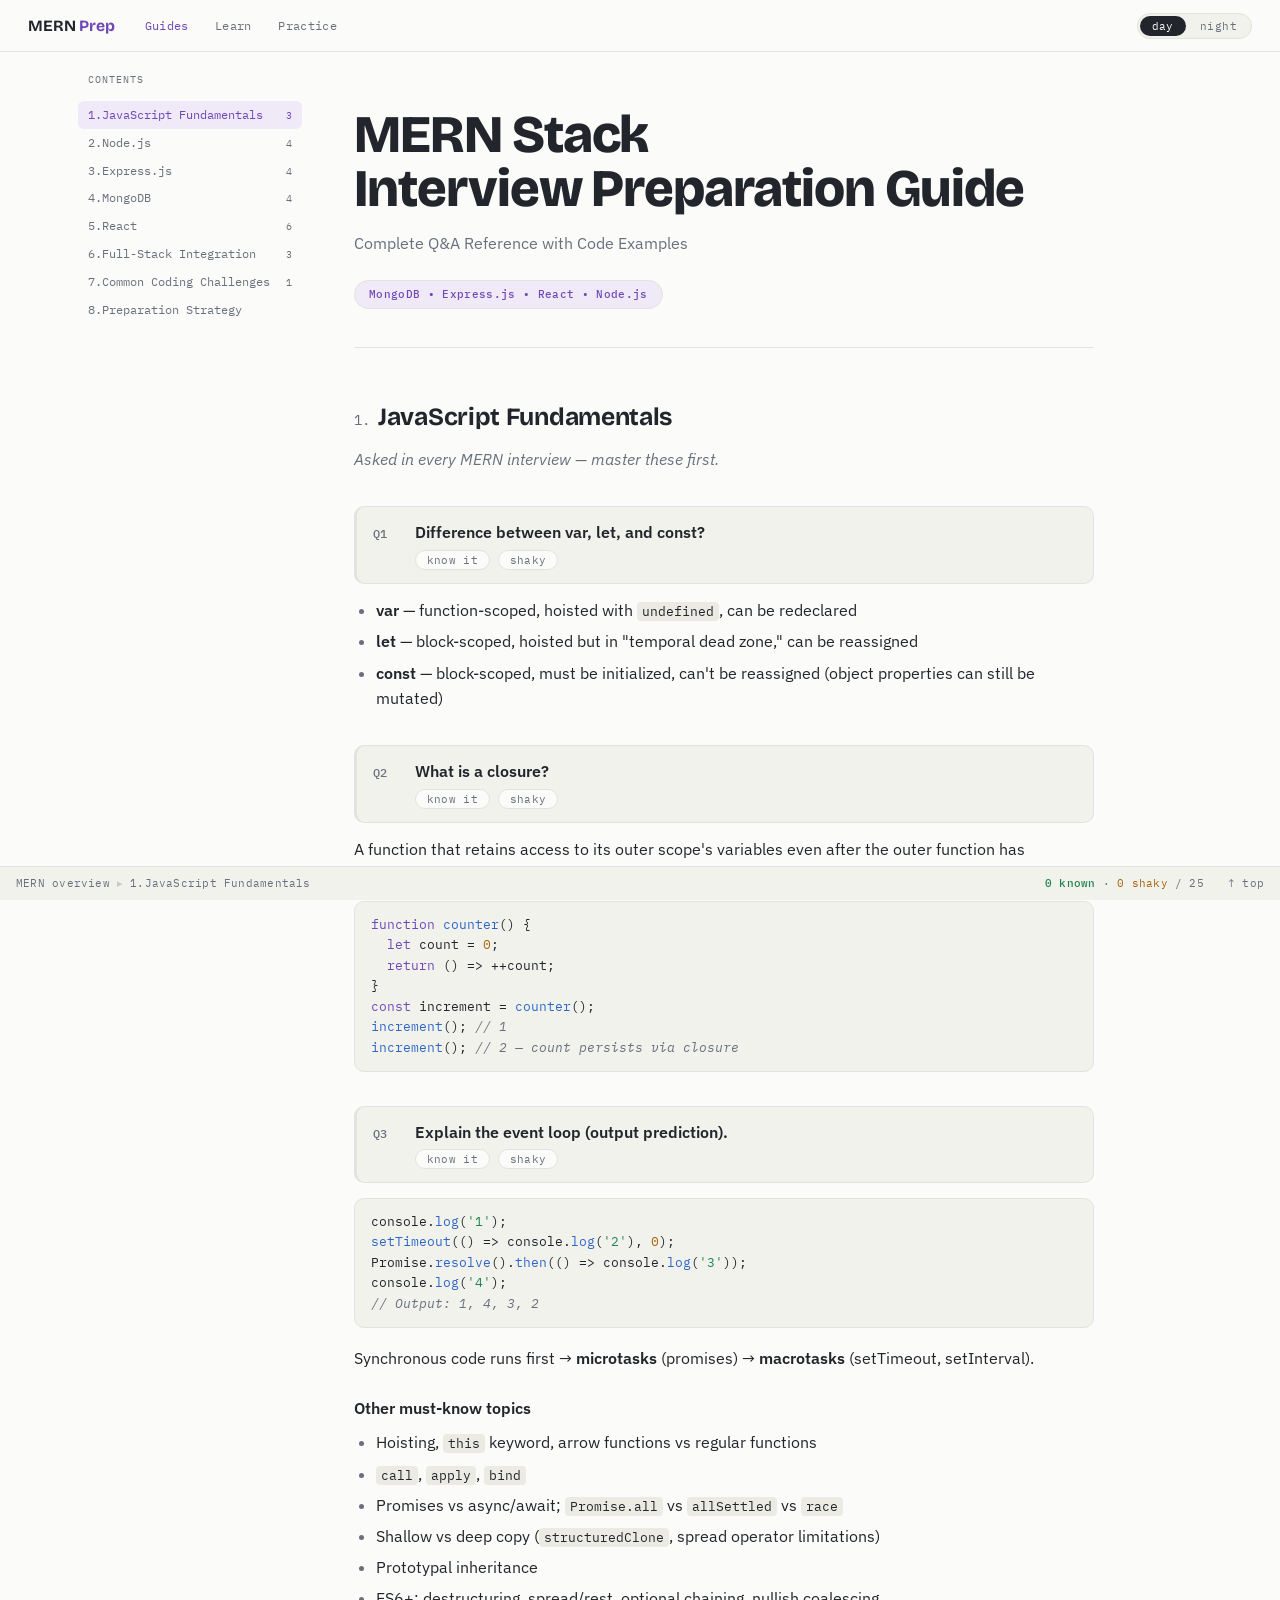
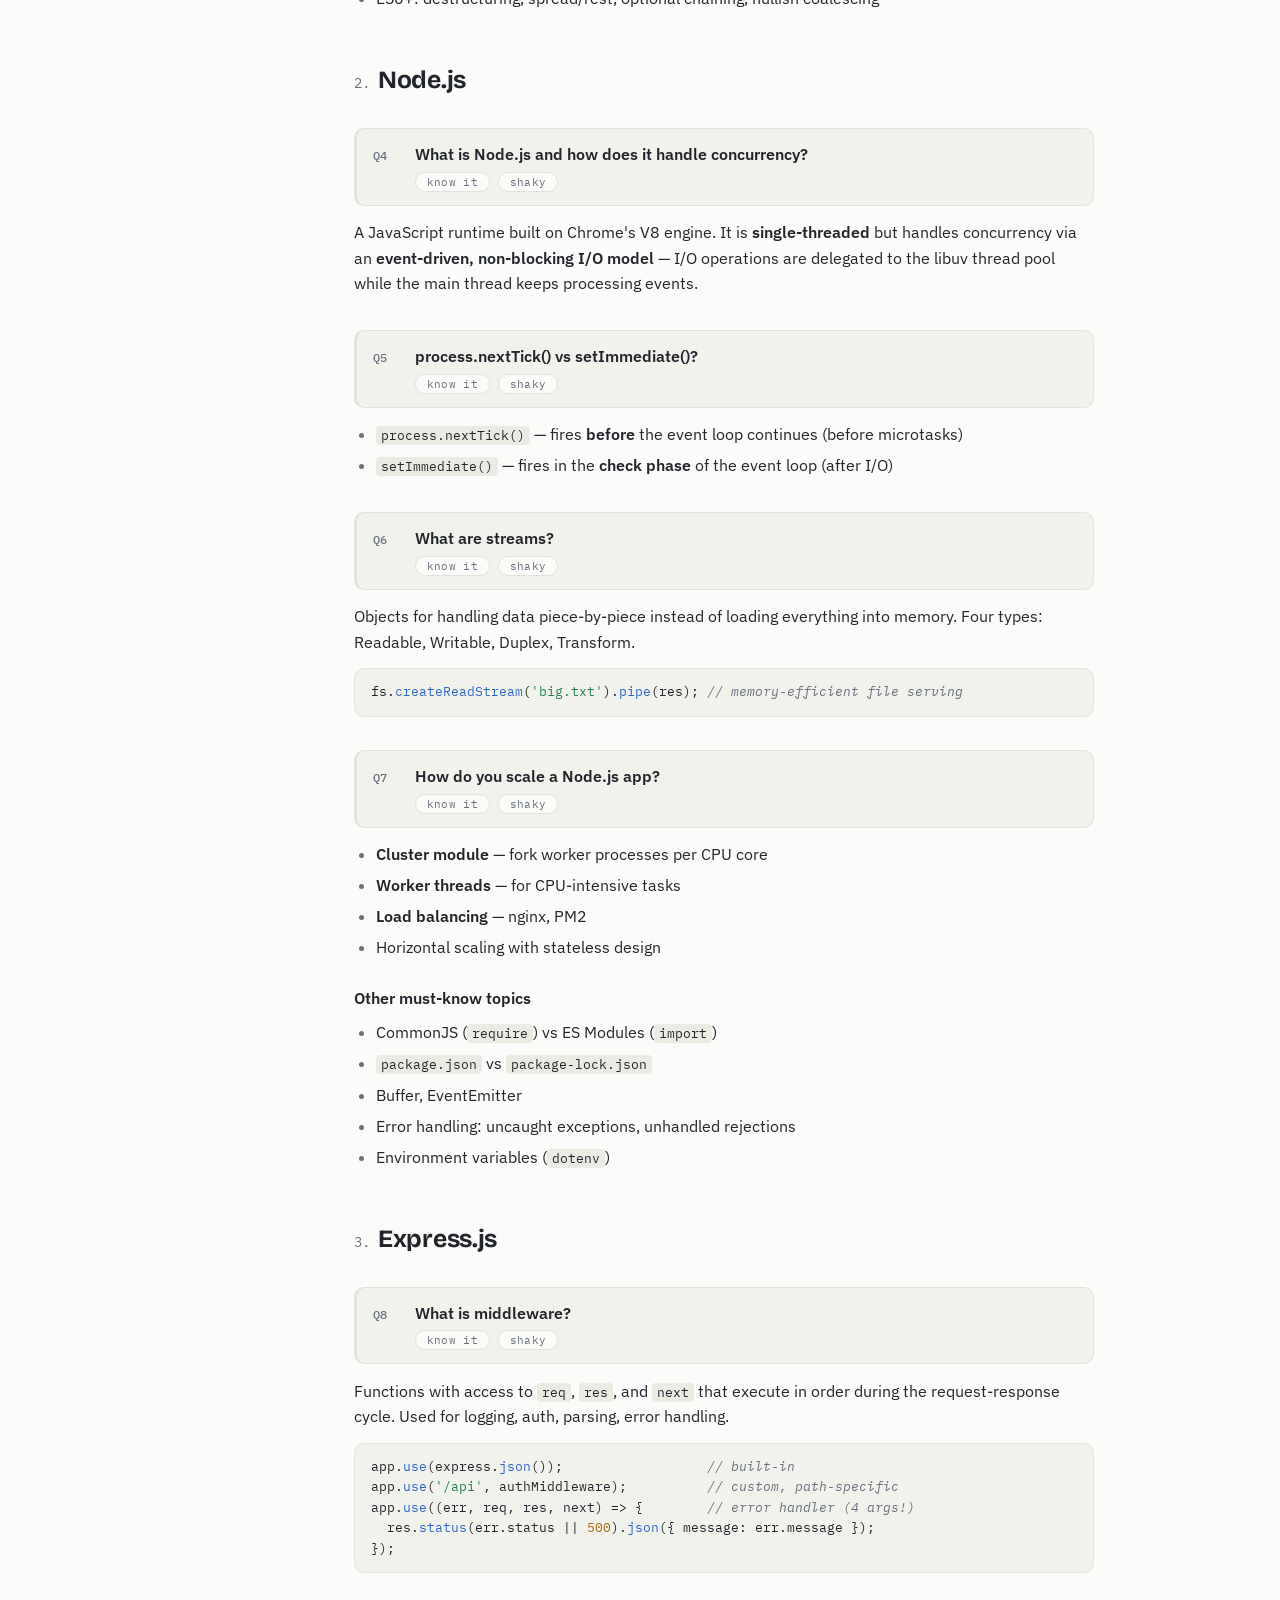
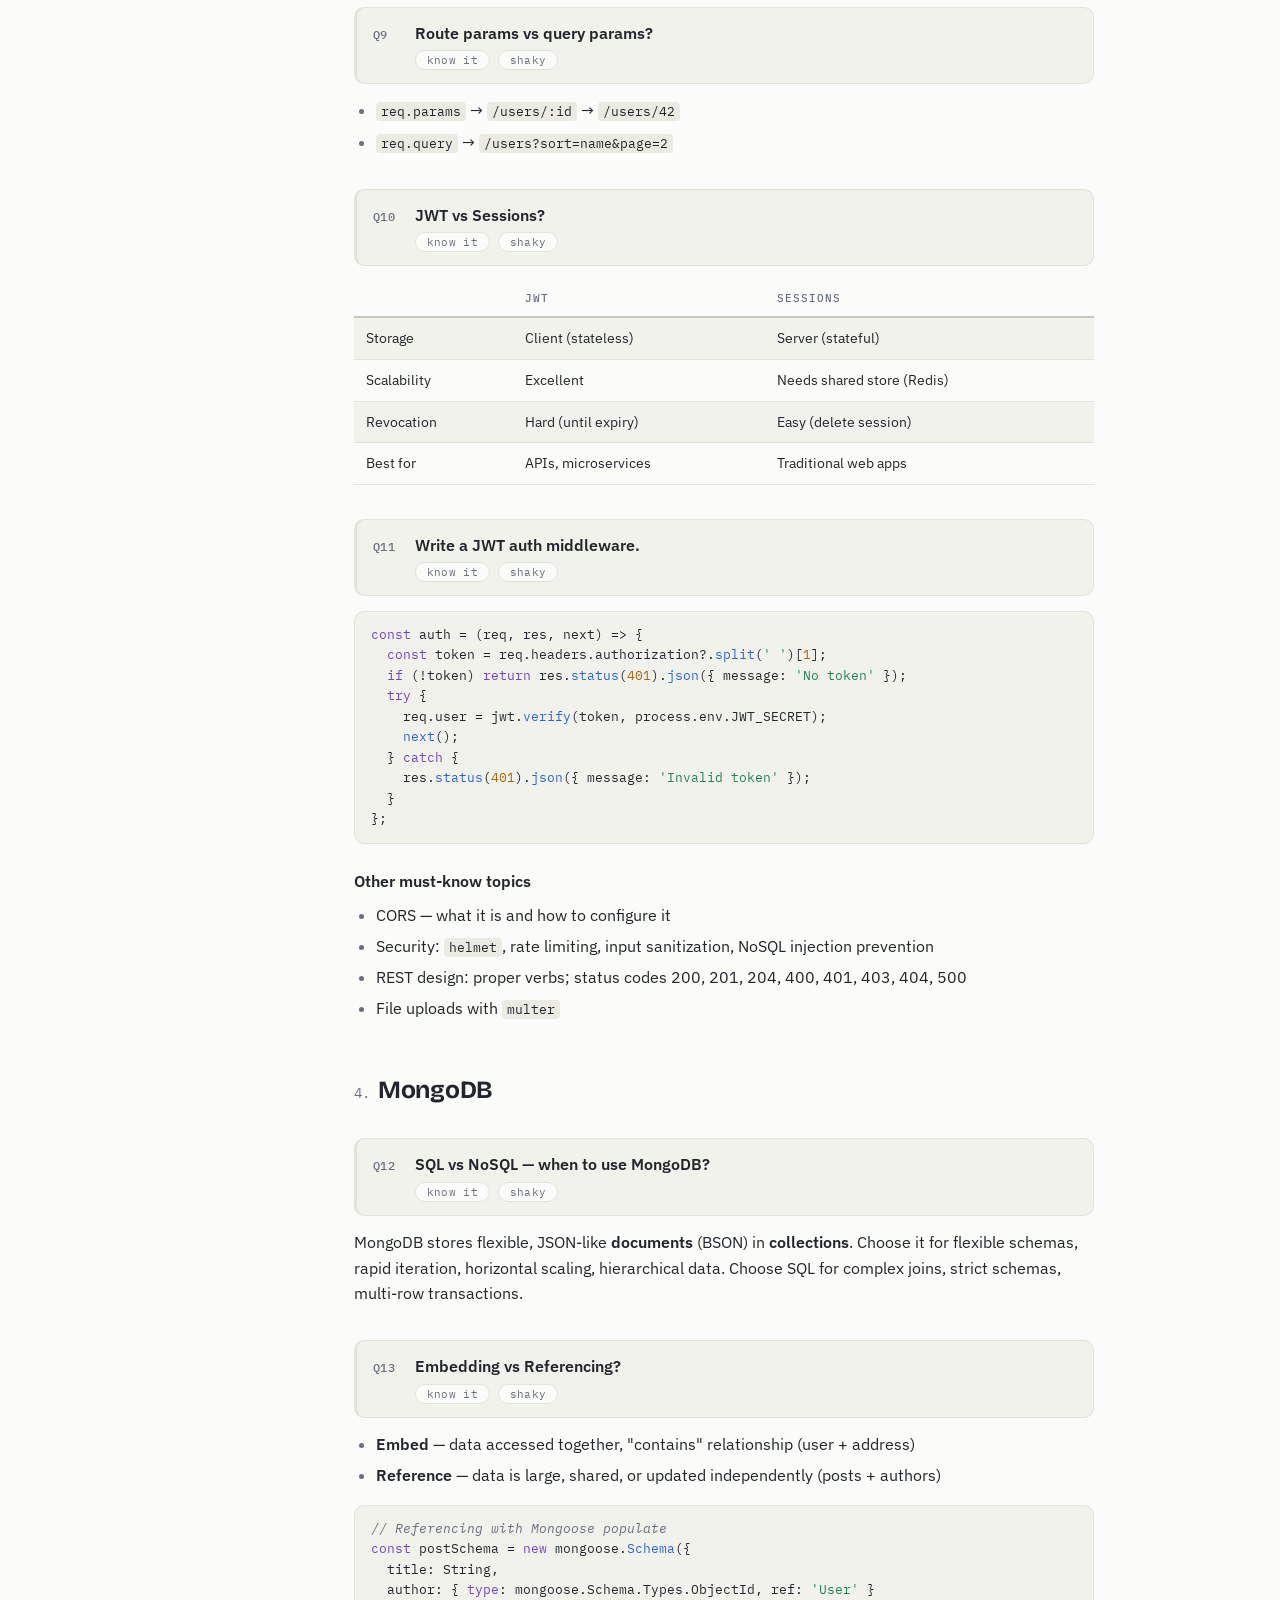
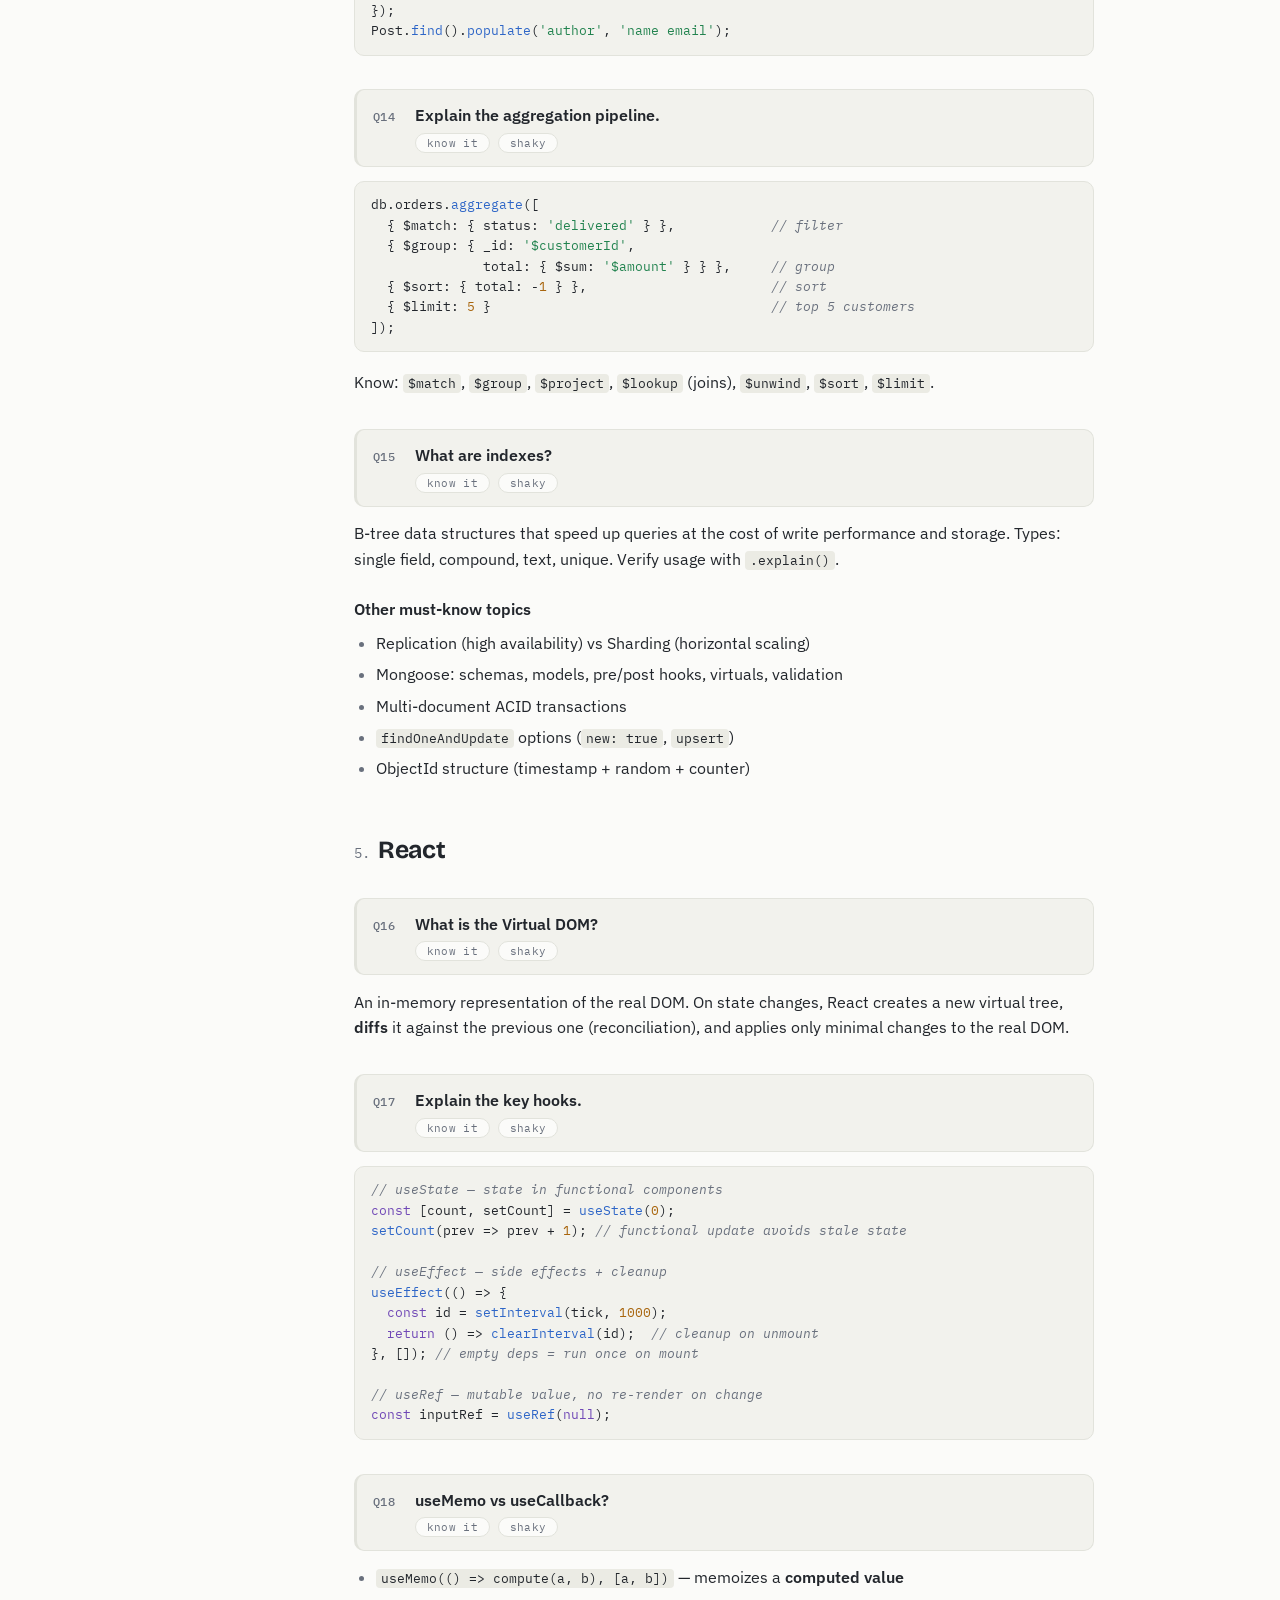
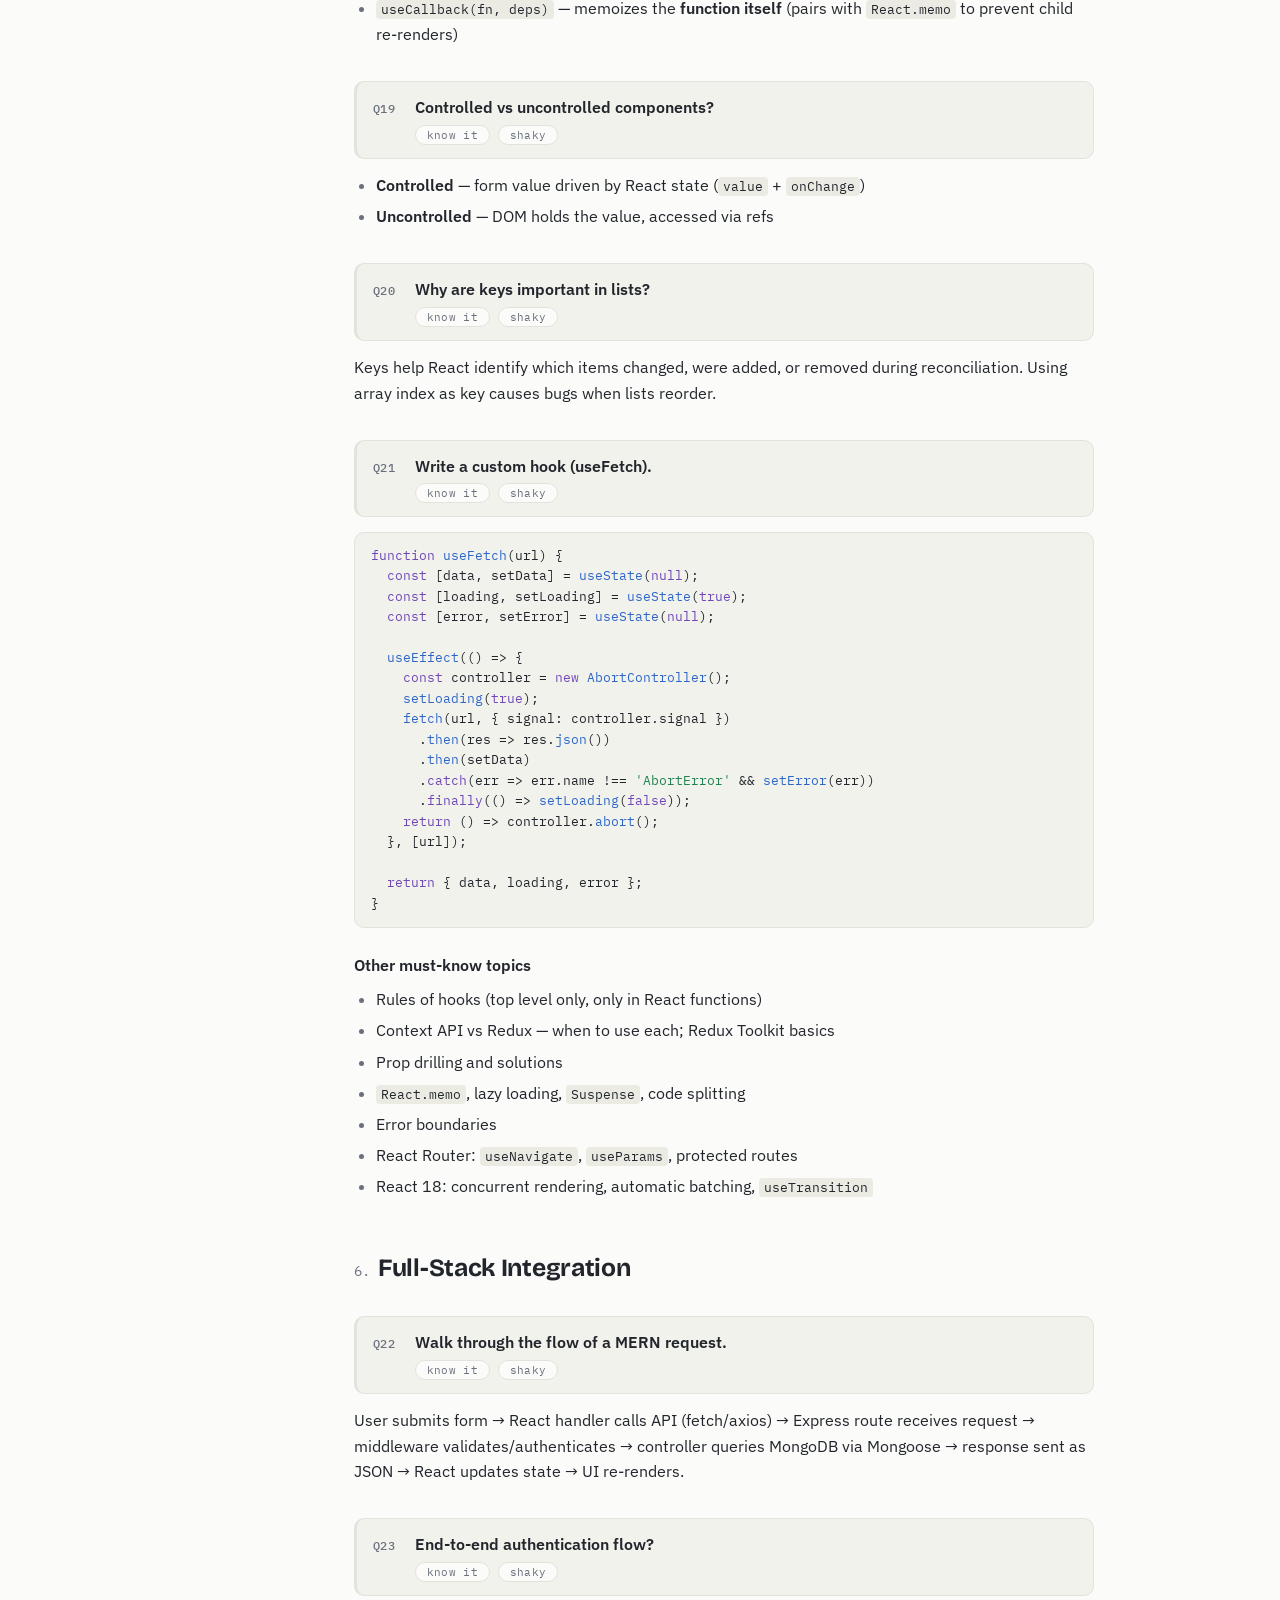
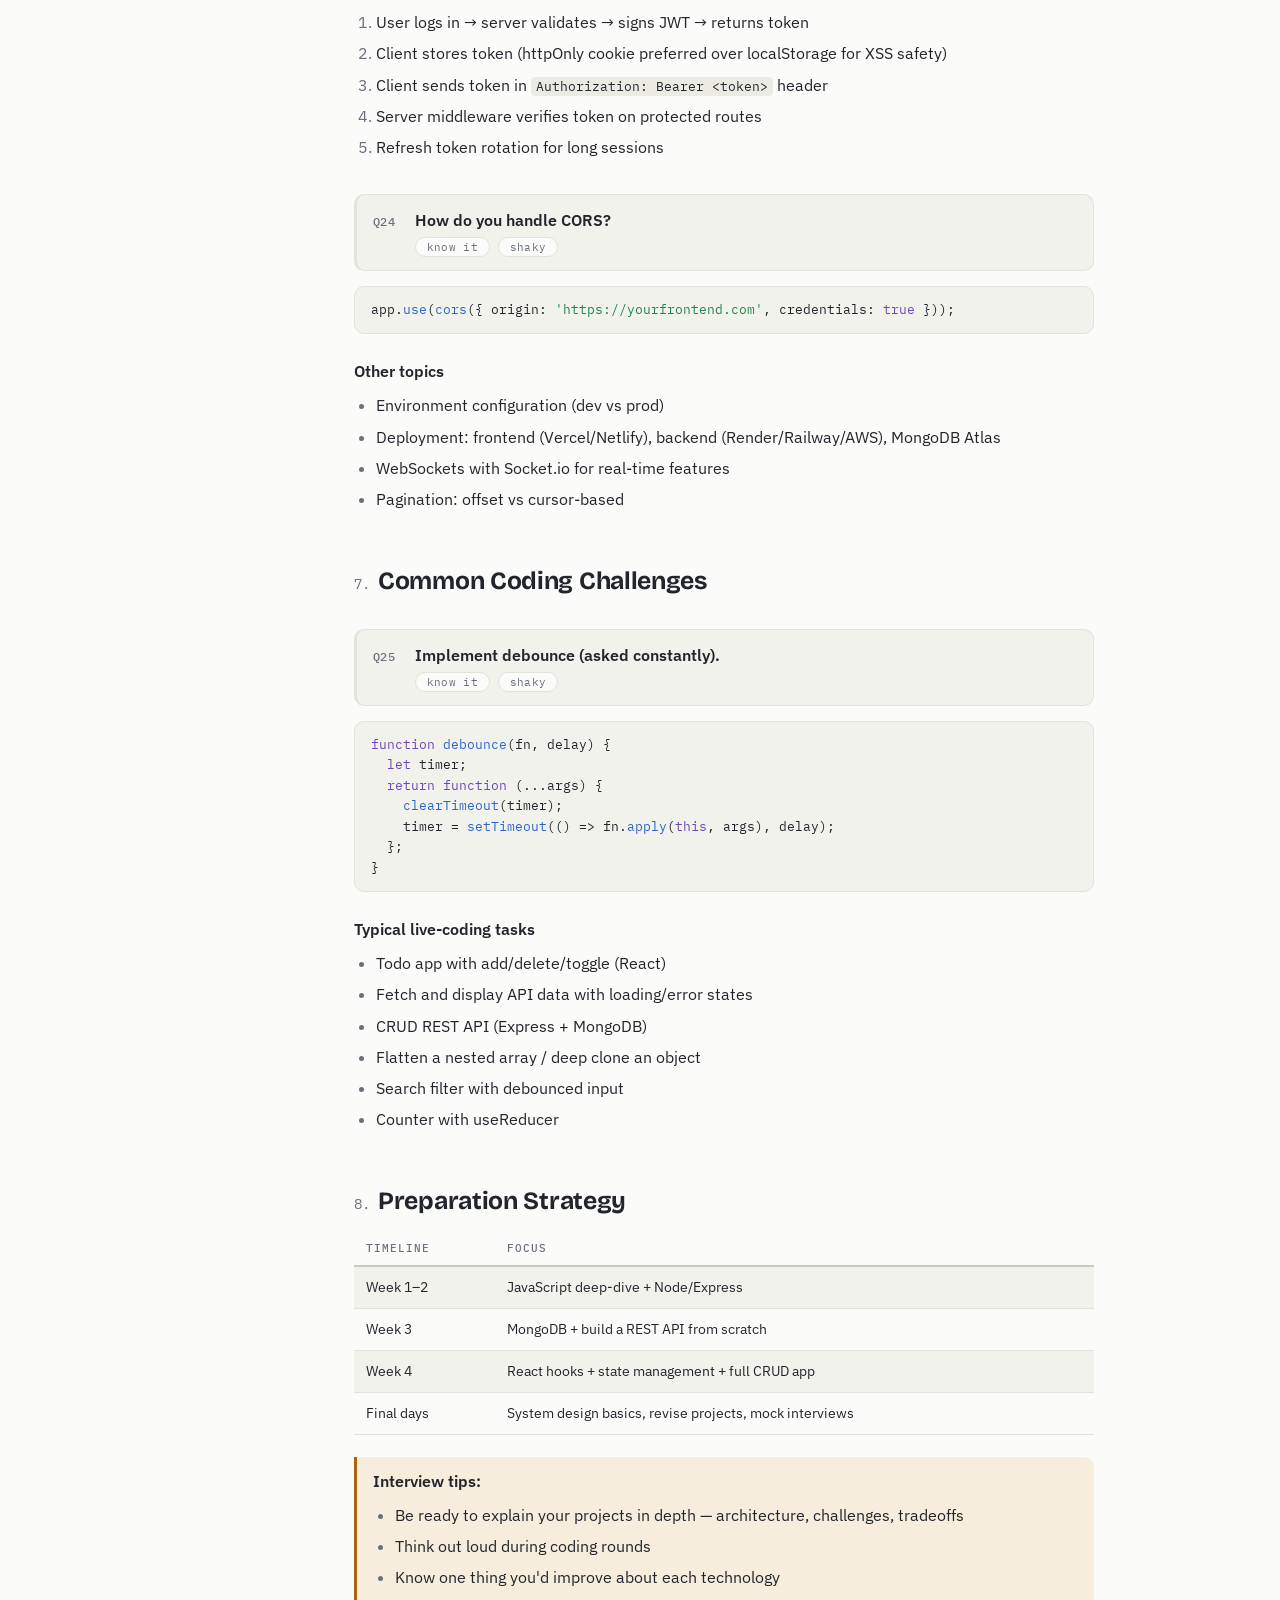
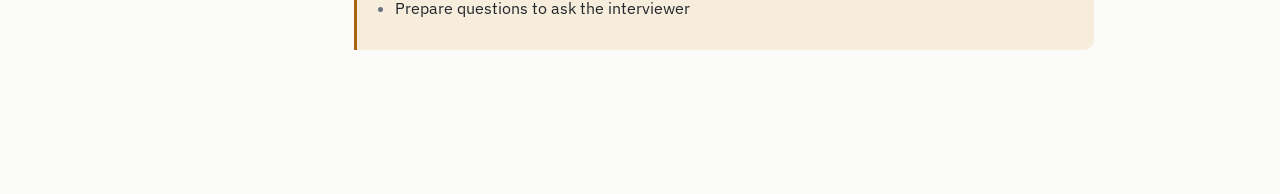
<file: mern-guide.html>
<!doctype html>
<html lang="en">
  <head>
    <meta charset="UTF-8" />
    <meta name="viewport" content="width=device-width, initial-scale=1.0" />
    <title>MERN Stack Interview Preparation Guide</title>
    <link rel="preconnect" href="https://fonts.googleapis.com" />
    <link rel="preconnect" href="https://fonts.gstatic.com" crossorigin />
    <link
      href="https://fonts.googleapis.com/css2?family=Bricolage+Grotesque:wght@600;700;800&family=IBM+Plex+Sans:wght@400;500;600&family=IBM+Plex+Mono:wght@400;500&display=swap"
      rel="stylesheet"
    />
    <link
      rel="icon"
      href="data:image/svg+xml,%3Csvg xmlns='http://www.w3.org/2000/svg' viewBox='0 0 32 32'%3E%3Crect width='32' height='32' rx='7' fill='%237048B6'/%3E%3Cpath d='M9 11l5 5-5 5' stroke='%23fff' stroke-width='2.6' fill='none' stroke-linecap='round' stroke-linejoin='round'/%3E%3Cpath d='M17.5 21.5h6' stroke='%23fff' stroke-width='2.6' stroke-linecap='round'/%3E%3C/svg%3E"
    />
    <link rel="stylesheet" href="assets/styles.css" />
    <script>
      // set theme before first paint
      (function () {
        var d = document.documentElement;
        d.className += " js";
        var t = null;
        try {
          t = localStorage.getItem("prep.theme");
        } catch (e) {}
        if (t !== "day" && t !== "night") {
          t =
            window.matchMedia &&
            window.matchMedia("(prefers-color-scheme: dark)").matches
              ? "night"
              : "day";
        }
        d.setAttribute("data-theme", t);
      })();
    </script>
    <script src="assets/app.js" defer></script>
  </head>
  <body class="page page--guide" data-topic="mern">
    <header class="topbar">
      <a class="topbar__brand" href="index.html">MERN <span>Prep</span></a>
      <nav class="topbar__nav" aria-label="Site">
        <a href="index.html#guides">Guides</a>
        <a href="index.html#learn">Learn</a>
        <a href="index.html#practice">Practice</a>
      </nav>
      <div class="theme-switch" role="group" aria-label="Color theme">
        <button type="button" class="theme-switch__opt" data-set-theme="day">
          day
        </button>
        <button type="button" class="theme-switch__opt" data-set-theme="night">
          night
        </button>
      </div>
    </header>

    <!-- ============ COVER ============ -->
    <div class="cover">
      <h1>MERN Stack<br />Interview Preparation Guide</h1>
      <p>Complete Q&amp;A Reference with Code Examples</p>
      <p class="stack">MongoDB &bull; Express.js &bull; React &bull; Node.js</p>
    </div>

    <!-- ============ SECTION 1 ============ -->
    <h1>1. JavaScript Fundamentals</h1>
    <p><em>Asked in every MERN interview — master these first.</em></p>

    <div class="q">Q: Difference between var, let, and const?</div>
    <ul>
      <li>
        <strong>var</strong> — function-scoped, hoisted with
        <code>undefined</code>, can be redeclared
      </li>
      <li>
        <strong>let</strong> — block-scoped, hoisted but in "temporal dead
        zone," can be reassigned
      </li>
      <li>
        <strong>const</strong> — block-scoped, must be initialized, can't be
        reassigned (object properties can still be mutated)
      </li>
    </ul>

    <div class="q">Q: What is a closure?</div>
    <p>
      A function that retains access to its outer scope's variables even after
      the outer function has returned.
    </p>
    <pre><code>function counter() {
  let count = 0;
  return () => ++count;
}
const increment = counter();
increment(); // 1
increment(); // 2 — count persists via closure</code></pre>

    <div class="q">Q: Explain the event loop (output prediction).</div>
    <pre><code>console.log('1');
setTimeout(() => console.log('2'), 0);
Promise.resolve().then(() => console.log('3'));
console.log('4');
// Output: 1, 4, 3, 2</code></pre>
    <p>
      Synchronous code runs first → <strong>microtasks</strong> (promises) →
      <strong>macrotasks</strong> (setTimeout, setInterval).
    </p>

    <h2>Other must-know topics</h2>
    <ul>
      <li>
        Hoisting, <code>this</code> keyword, arrow functions vs regular
        functions
      </li>
      <li><code>call</code>, <code>apply</code>, <code>bind</code></li>
      <li>
        Promises vs async/await; <code>Promise.all</code> vs
        <code>allSettled</code> vs <code>race</code>
      </li>
      <li>
        Shallow vs deep copy (<code>structuredClone</code>, spread operator
        limitations)
      </li>
      <li>Prototypal inheritance</li>
      <li>
        ES6+: destructuring, spread/rest, optional chaining, nullish coalescing
      </li>
    </ul>

    <!-- ============ SECTION 2 ============ -->
    <div class="section"></div>
    <h1>2. Node.js</h1>

    <div class="q">Q: What is Node.js and how does it handle concurrency?</div>
    <p>
      A JavaScript runtime built on Chrome's V8 engine. It is
      <strong>single-threaded</strong> but handles concurrency via an
      <strong>event-driven, non-blocking I/O model</strong> — I/O operations are
      delegated to the libuv thread pool while the main thread keeps processing
      events.
    </p>

    <div class="q">Q: process.nextTick() vs setImmediate()?</div>
    <ul>
      <li>
        <code>process.nextTick()</code> — fires <strong>before</strong> the
        event loop continues (before microtasks)
      </li>
      <li>
        <code>setImmediate()</code> — fires in the
        <strong>check phase</strong> of the event loop (after I/O)
      </li>
    </ul>

    <div class="q">Q: What are streams?</div>
    <p>
      Objects for handling data piece-by-piece instead of loading everything
      into memory. Four types: Readable, Writable, Duplex, Transform.
    </p>
    <pre><code>fs.createReadStream('big.txt').pipe(res); // memory-efficient file serving</code></pre>

    <div class="q">Q: How do you scale a Node.js app?</div>
    <ul>
      <li>
        <strong>Cluster module</strong> — fork worker processes per CPU core
      </li>
      <li><strong>Worker threads</strong> — for CPU-intensive tasks</li>
      <li><strong>Load balancing</strong> — nginx, PM2</li>
      <li>Horizontal scaling with stateless design</li>
    </ul>

    <h2>Other must-know topics</h2>
    <ul>
      <li>
        CommonJS (<code>require</code>) vs ES Modules (<code>import</code>)
      </li>
      <li><code>package.json</code> vs <code>package-lock.json</code></li>
      <li>Buffer, EventEmitter</li>
      <li>Error handling: uncaught exceptions, unhandled rejections</li>
      <li>Environment variables (<code>dotenv</code>)</li>
    </ul>

    <!-- ============ SECTION 3 ============ -->
    <div class="section"></div>
    <h1>3. Express.js</h1>

    <div class="q">Q: What is middleware?</div>
    <p>
      Functions with access to <code>req</code>, <code>res</code>, and
      <code>next</code> that execute in order during the request-response cycle.
      Used for logging, auth, parsing, error handling.
    </p>
    <pre><code>app.use(express.json());                  // built-in
app.use('/api', authMiddleware);          // custom, path-specific
app.use((err, req, res, next) => {        // error handler (4 args!)
  res.status(err.status || 500).json({ message: err.message });
});</code></pre>

    <div class="q">Q: Route params vs query params?</div>
    <ul>
      <li>
        <code>req.params</code> → <code>/users/:id</code> →
        <code>/users/42</code>
      </li>
      <li><code>req.query</code> → <code>/users?sort=name&amp;page=2</code></li>
    </ul>

    <div class="q">Q: JWT vs Sessions?</div>
    <table>
      <tr>
        <th></th>
        <th>JWT</th>
        <th>Sessions</th>
      </tr>
      <tr>
        <td>Storage</td>
        <td>Client (stateless)</td>
        <td>Server (stateful)</td>
      </tr>
      <tr>
        <td>Scalability</td>
        <td>Excellent</td>
        <td>Needs shared store (Redis)</td>
      </tr>
      <tr>
        <td>Revocation</td>
        <td>Hard (until expiry)</td>
        <td>Easy (delete session)</td>
      </tr>
      <tr>
        <td>Best for</td>
        <td>APIs, microservices</td>
        <td>Traditional web apps</td>
      </tr>
    </table>

    <div class="q">Q: Write a JWT auth middleware.</div>
    <pre><code>const auth = (req, res, next) => {
  const token = req.headers.authorization?.split(' ')[1];
  if (!token) return res.status(401).json({ message: 'No token' });
  try {
    req.user = jwt.verify(token, process.env.JWT_SECRET);
    next();
  } catch {
    res.status(401).json({ message: 'Invalid token' });
  }
};</code></pre>

    <h2>Other must-know topics</h2>
    <ul>
      <li>CORS — what it is and how to configure it</li>
      <li>
        Security: <code>helmet</code>, rate limiting, input sanitization, NoSQL
        injection prevention
      </li>
      <li>
        REST design: proper verbs; status codes 200, 201, 204, 400, 401, 403,
        404, 500
      </li>
      <li>File uploads with <code>multer</code></li>
    </ul>

    <!-- ============ SECTION 4 ============ -->
    <div class="section"></div>
    <h1>4. MongoDB</h1>

    <div class="q">Q: SQL vs NoSQL — when to use MongoDB?</div>
    <p>
      MongoDB stores flexible, JSON-like <strong>documents</strong> (BSON) in
      <strong>collections</strong>. Choose it for flexible schemas, rapid
      iteration, horizontal scaling, hierarchical data. Choose SQL for complex
      joins, strict schemas, multi-row transactions.
    </p>

    <div class="q">Q: Embedding vs Referencing?</div>
    <ul>
      <li>
        <strong>Embed</strong> — data accessed together, "contains" relationship
        (user + address)
      </li>
      <li>
        <strong>Reference</strong> — data is large, shared, or updated
        independently (posts + authors)
      </li>
    </ul>
    <pre><code>// Referencing with Mongoose populate
const postSchema = new mongoose.Schema({
  title: String,
  author: { type: mongoose.Schema.Types.ObjectId, ref: 'User' }
});
Post.find().populate('author', 'name email');</code></pre>

    <div class="q">Q: Explain the aggregation pipeline.</div>
    <pre><code>db.orders.aggregate([
  { $match: { status: 'delivered' } },            // filter
  { $group: { _id: '$customerId',
              total: { $sum: '$amount' } } },     // group
  { $sort: { total: -1 } },                       // sort
  { $limit: 5 }                                   // top 5 customers
]);</code></pre>
    <p>
      Know: <code>$match</code>, <code>$group</code>, <code>$project</code>,
      <code>$lookup</code> (joins), <code>$unwind</code>, <code>$sort</code>,
      <code>$limit</code>.
    </p>

    <div class="q">Q: What are indexes?</div>
    <p>
      B-tree data structures that speed up queries at the cost of write
      performance and storage. Types: single field, compound, text, unique.
      Verify usage with <code>.explain()</code>.
    </p>

    <h2>Other must-know topics</h2>
    <ul>
      <li>Replication (high availability) vs Sharding (horizontal scaling)</li>
      <li>Mongoose: schemas, models, pre/post hooks, virtuals, validation</li>
      <li>Multi-document ACID transactions</li>
      <li>
        <code>findOneAndUpdate</code> options (<code>new: true</code>,
        <code>upsert</code>)
      </li>
      <li>ObjectId structure (timestamp + random + counter)</li>
    </ul>

    <!-- ============ SECTION 5 ============ -->
    <div class="section"></div>
    <h1>5. React</h1>

    <div class="q">Q: What is the Virtual DOM?</div>
    <p>
      An in-memory representation of the real DOM. On state changes, React
      creates a new virtual tree, <strong>diffs</strong> it against the previous
      one (reconciliation), and applies only minimal changes to the real DOM.
    </p>

    <div class="q">Q: Explain the key hooks.</div>
    <pre><code>// useState — state in functional components
const [count, setCount] = useState(0);
setCount(prev => prev + 1); // functional update avoids stale state

// useEffect — side effects + cleanup
useEffect(() => {
  const id = setInterval(tick, 1000);
  return () => clearInterval(id);  // cleanup on unmount
}, []); // empty deps = run once on mount

// useRef — mutable value, no re-render on change
const inputRef = useRef(null);</code></pre>

    <div class="q">Q: useMemo vs useCallback?</div>
    <ul>
      <li>
        <code>useMemo(() => compute(a, b), [a, b])</code> — memoizes a
        <strong>computed value</strong>
      </li>
      <li>
        <code>useCallback(fn, deps)</code> — memoizes the
        <strong>function itself</strong> (pairs with <code>React.memo</code> to
        prevent child re-renders)
      </li>
    </ul>

    <div class="q">Q: Controlled vs uncontrolled components?</div>
    <ul>
      <li>
        <strong>Controlled</strong> — form value driven by React state (<code
          >value</code
        >
        + <code>onChange</code>)
      </li>
      <li>
        <strong>Uncontrolled</strong> — DOM holds the value, accessed via refs
      </li>
    </ul>

    <div class="q">Q: Why are keys important in lists?</div>
    <p>
      Keys help React identify which items changed, were added, or removed
      during reconciliation. Using array index as key causes bugs when lists
      reorder.
    </p>

    <div class="q">Q: Write a custom hook (useFetch).</div>
    <pre><code>function useFetch(url) {
  const [data, setData] = useState(null);
  const [loading, setLoading] = useState(true);
  const [error, setError] = useState(null);

  useEffect(() => {
    const controller = new AbortController();
    setLoading(true);
    fetch(url, { signal: controller.signal })
      .then(res => res.json())
      .then(setData)
      .catch(err => err.name !== 'AbortError' && setError(err))
      .finally(() => setLoading(false));
    return () => controller.abort();
  }, [url]);

  return { data, loading, error };
}</code></pre>

    <h2>Other must-know topics</h2>
    <ul>
      <li>Rules of hooks (top level only, only in React functions)</li>
      <li>Context API vs Redux — when to use each; Redux Toolkit basics</li>
      <li>Prop drilling and solutions</li>
      <li>
        <code>React.memo</code>, lazy loading, <code>Suspense</code>, code
        splitting
      </li>
      <li>Error boundaries</li>
      <li>
        React Router: <code>useNavigate</code>, <code>useParams</code>,
        protected routes
      </li>
      <li>
        React 18: concurrent rendering, automatic batching,
        <code>useTransition</code>
      </li>
    </ul>

    <!-- ============ SECTION 6 ============ -->
    <div class="section"></div>
    <h1>6. Full-Stack Integration</h1>

    <div class="q">Q: Walk through the flow of a MERN request.</div>
    <p>
      User submits form → React handler calls API (fetch/axios) → Express route
      receives request → middleware validates/authenticates → controller queries
      MongoDB via Mongoose → response sent as JSON → React updates state → UI
      re-renders.
    </p>

    <div class="q">Q: End-to-end authentication flow?</div>
    <ol>
      <li>User logs in → server validates → signs JWT → returns token</li>
      <li>
        Client stores token (httpOnly cookie preferred over localStorage for XSS
        safety)
      </li>
      <li>
        Client sends token in
        <code>Authorization: Bearer &lt;token&gt;</code> header
      </li>
      <li>Server middleware verifies token on protected routes</li>
      <li>Refresh token rotation for long sessions</li>
    </ol>

    <div class="q">Q: How do you handle CORS?</div>
    <pre><code>app.use(cors({ origin: 'https://yourfrontend.com', credentials: true }));</code></pre>

    <h2>Other topics</h2>
    <ul>
      <li>Environment configuration (dev vs prod)</li>
      <li>
        Deployment: frontend (Vercel/Netlify), backend (Render/Railway/AWS),
        MongoDB Atlas
      </li>
      <li>WebSockets with Socket.io for real-time features</li>
      <li>Pagination: offset vs cursor-based</li>
    </ul>

    <!-- ============ SECTION 7 ============ -->
    <div class="section"></div>
    <h1>7. Common Coding Challenges</h1>

    <div class="q">Q: Implement debounce (asked constantly).</div>
    <pre><code>function debounce(fn, delay) {
  let timer;
  return function (...args) {
    clearTimeout(timer);
    timer = setTimeout(() => fn.apply(this, args), delay);
  };
}</code></pre>

    <h2>Typical live-coding tasks</h2>
    <ul>
      <li>Todo app with add/delete/toggle (React)</li>
      <li>Fetch and display API data with loading/error states</li>
      <li>CRUD REST API (Express + MongoDB)</li>
      <li>Flatten a nested array / deep clone an object</li>
      <li>Search filter with debounced input</li>
      <li>Counter with useReducer</li>
    </ul>

    <!-- ============ SECTION 8 ============ -->
    <div class="section"></div>
    <h1>8. Preparation Strategy</h1>
    <table>
      <tr>
        <th>Timeline</th>
        <th>Focus</th>
      </tr>
      <tr>
        <td>Week 1–2</td>
        <td>JavaScript deep-dive + Node/Express</td>
      </tr>
      <tr>
        <td>Week 3</td>
        <td>MongoDB + build a REST API from scratch</td>
      </tr>
      <tr>
        <td>Week 4</td>
        <td>React hooks + state management + full CRUD app</td>
      </tr>
      <tr>
        <td>Final days</td>
        <td>System design basics, revise projects, mock interviews</td>
      </tr>
    </table>

    <div class="tip">
      <strong>Interview tips:</strong>
      <ul>
        <li>
          Be ready to explain your projects in depth — architecture, challenges,
          tradeoffs
        </li>
        <li>Think out loud during coding rounds</li>
        <li>Know one thing you'd improve about each technology</li>
        <li>Prepare questions to ask the interviewer</li>
      </ul>
    </div>
  </body>
</html>
</file>
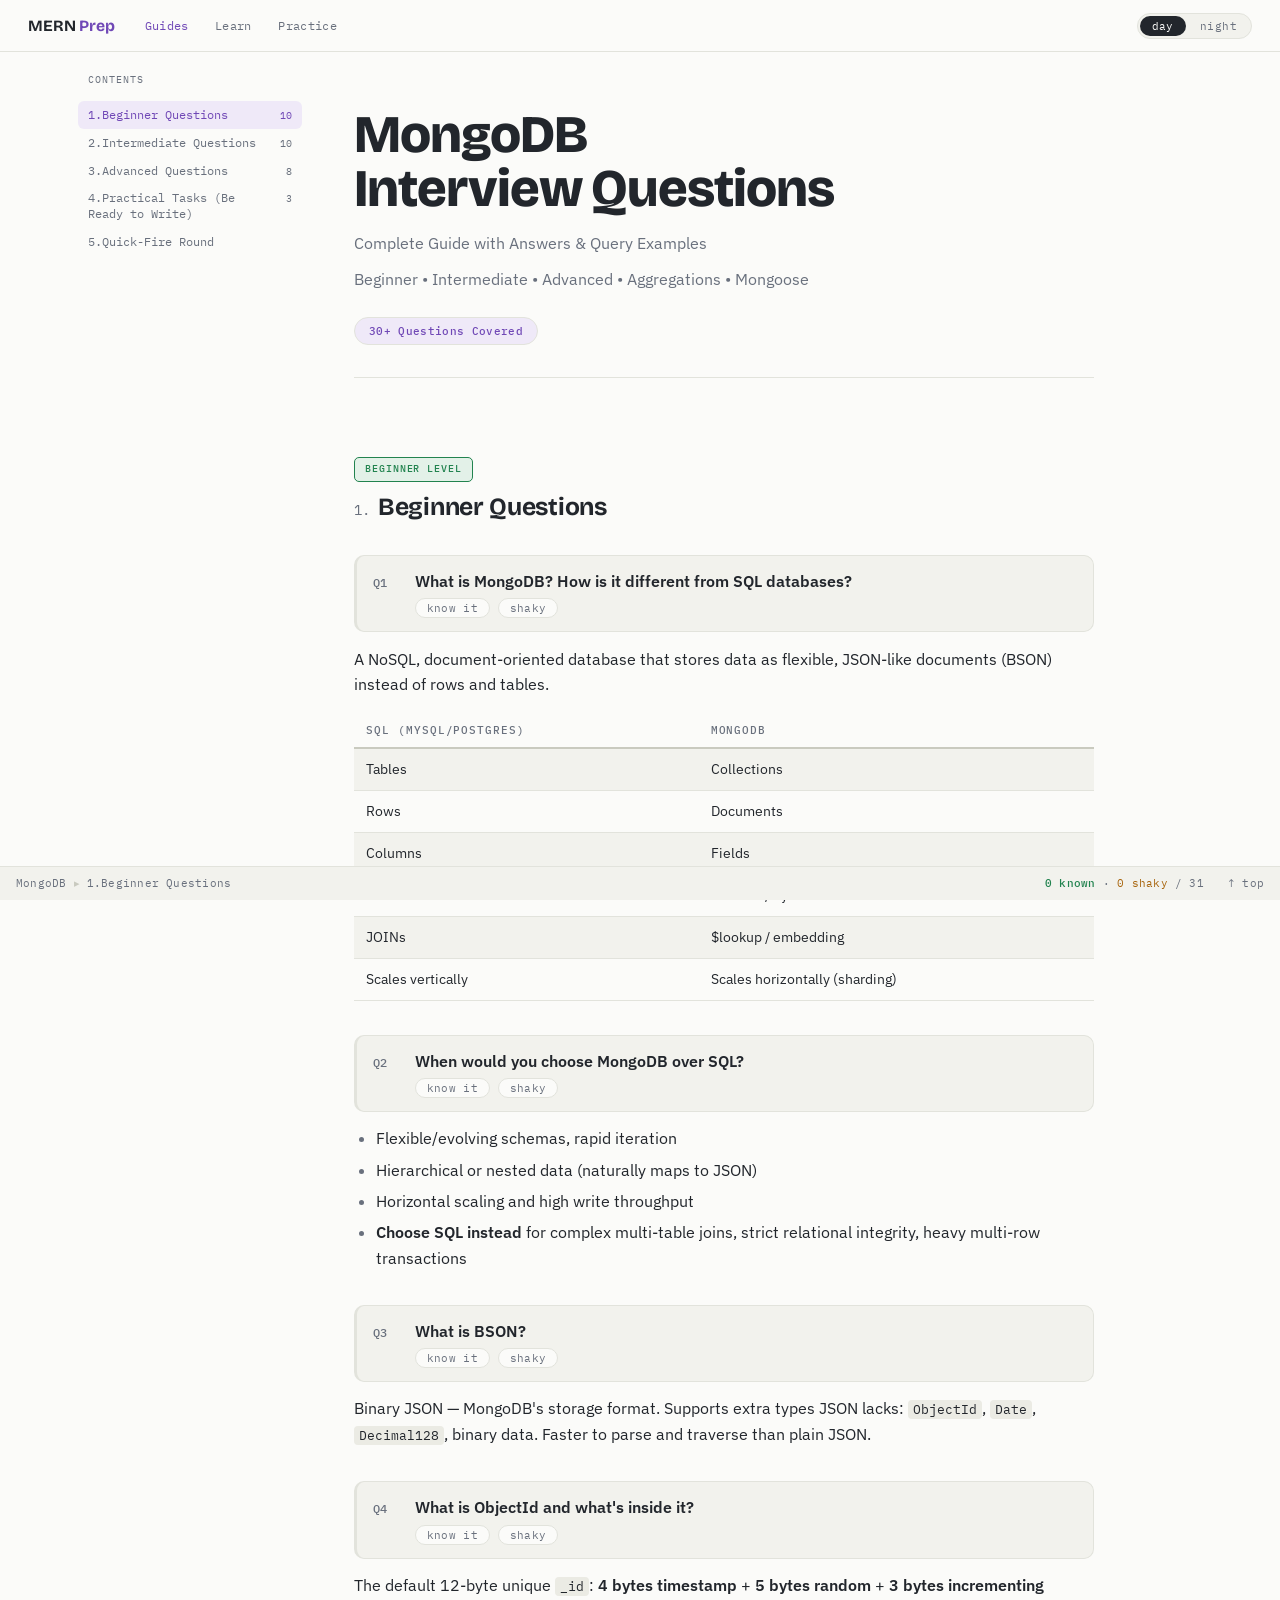
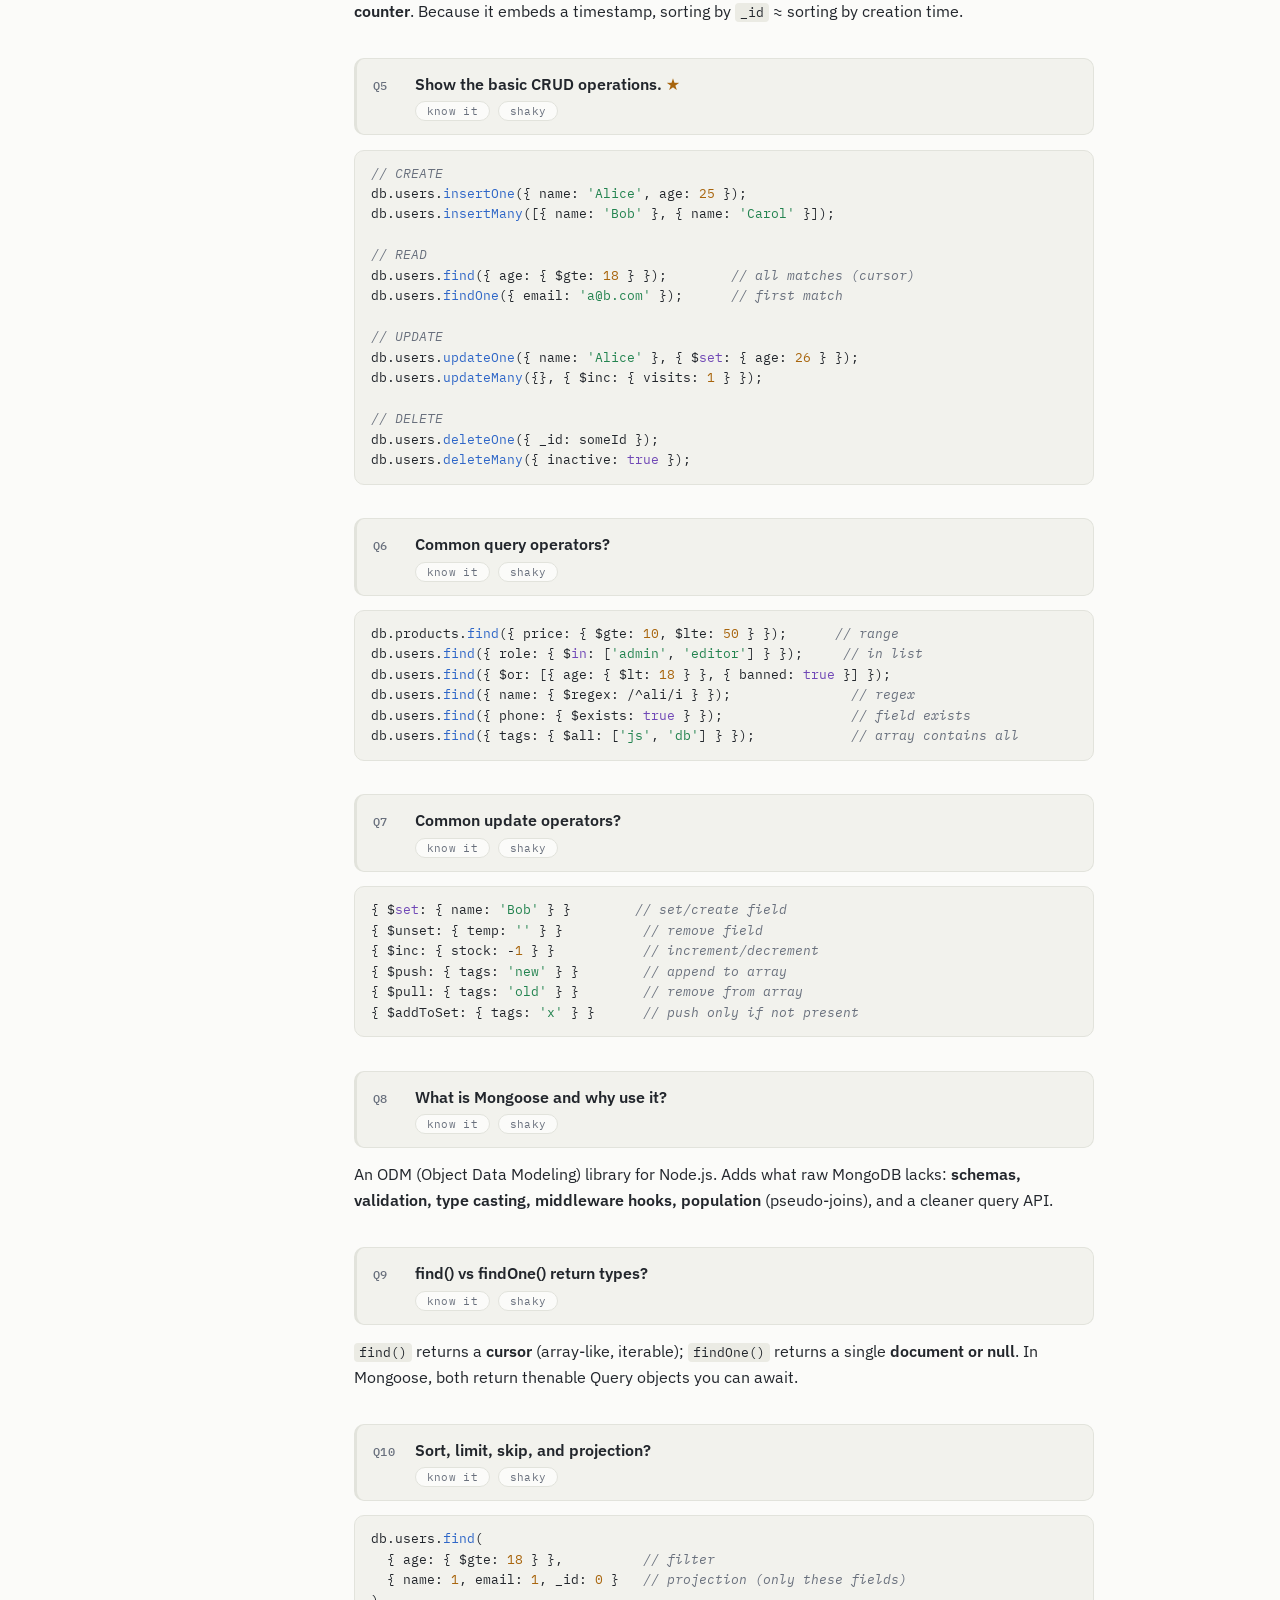
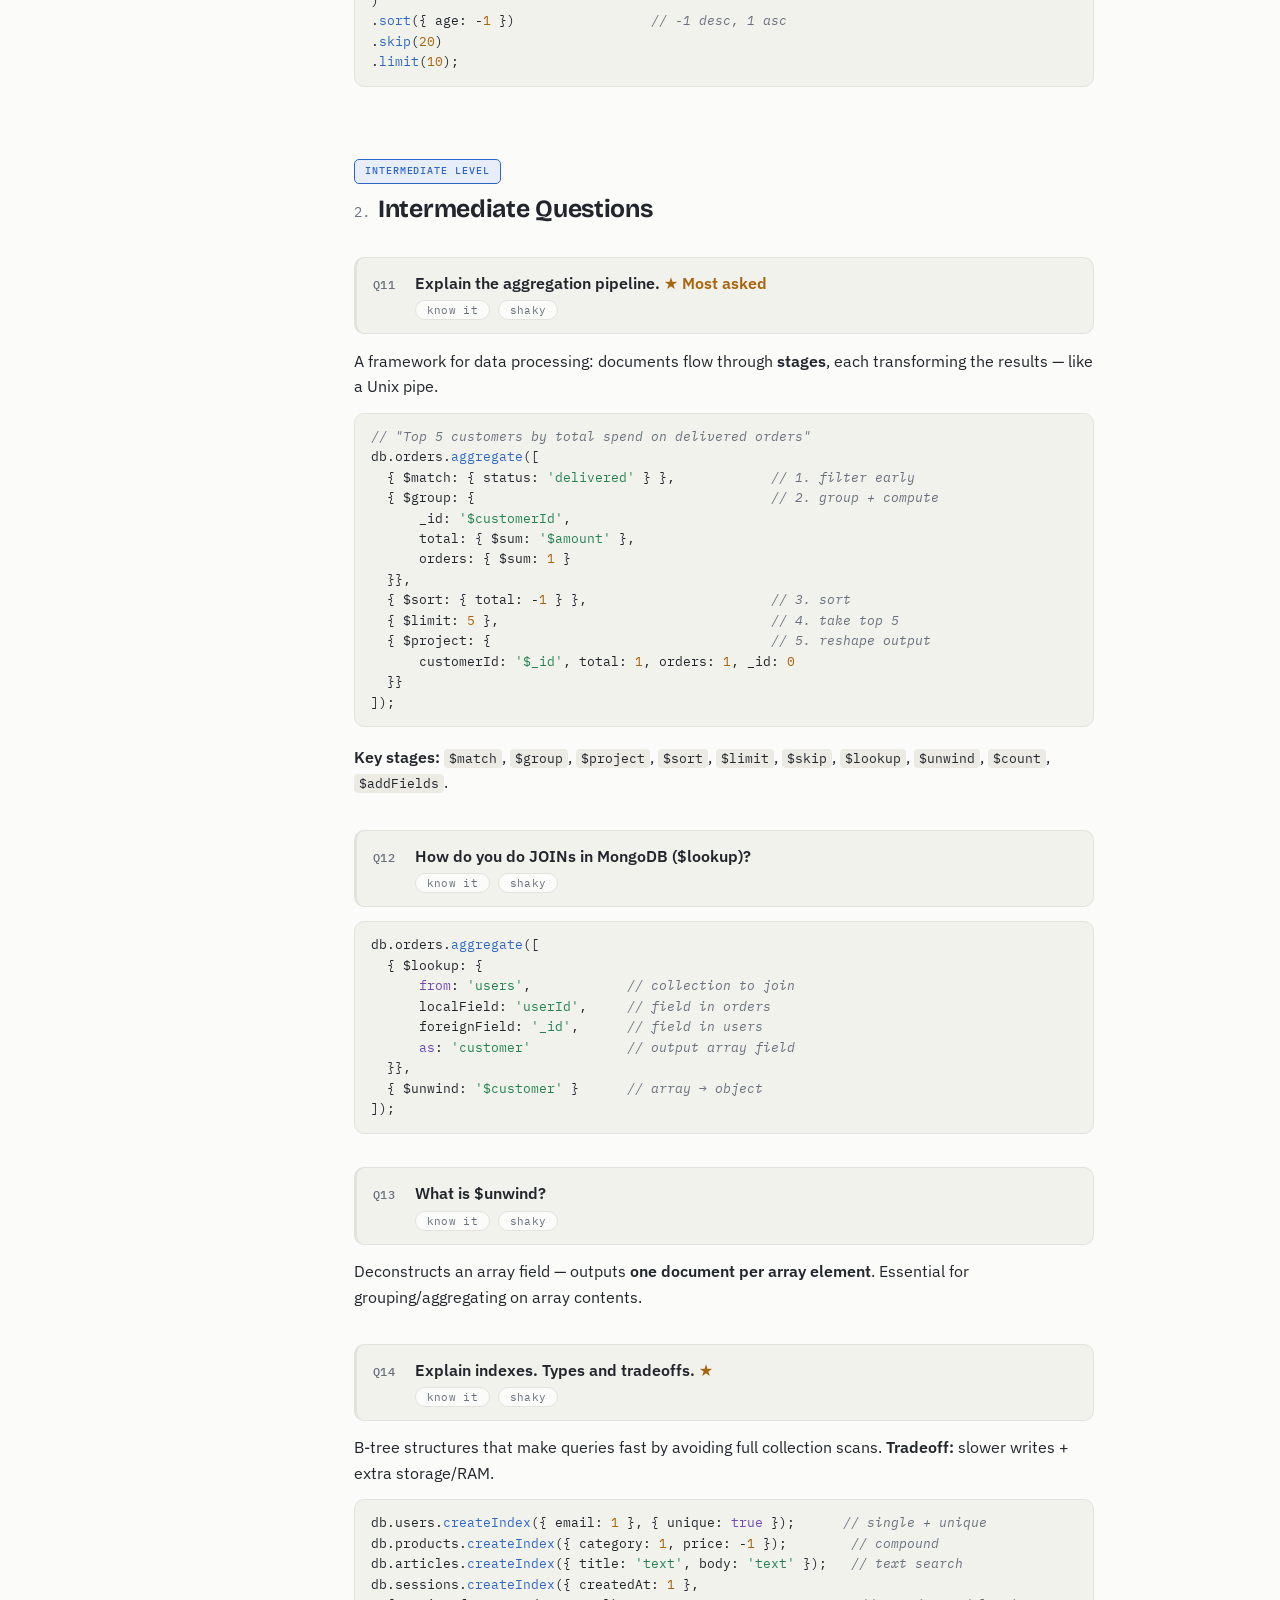
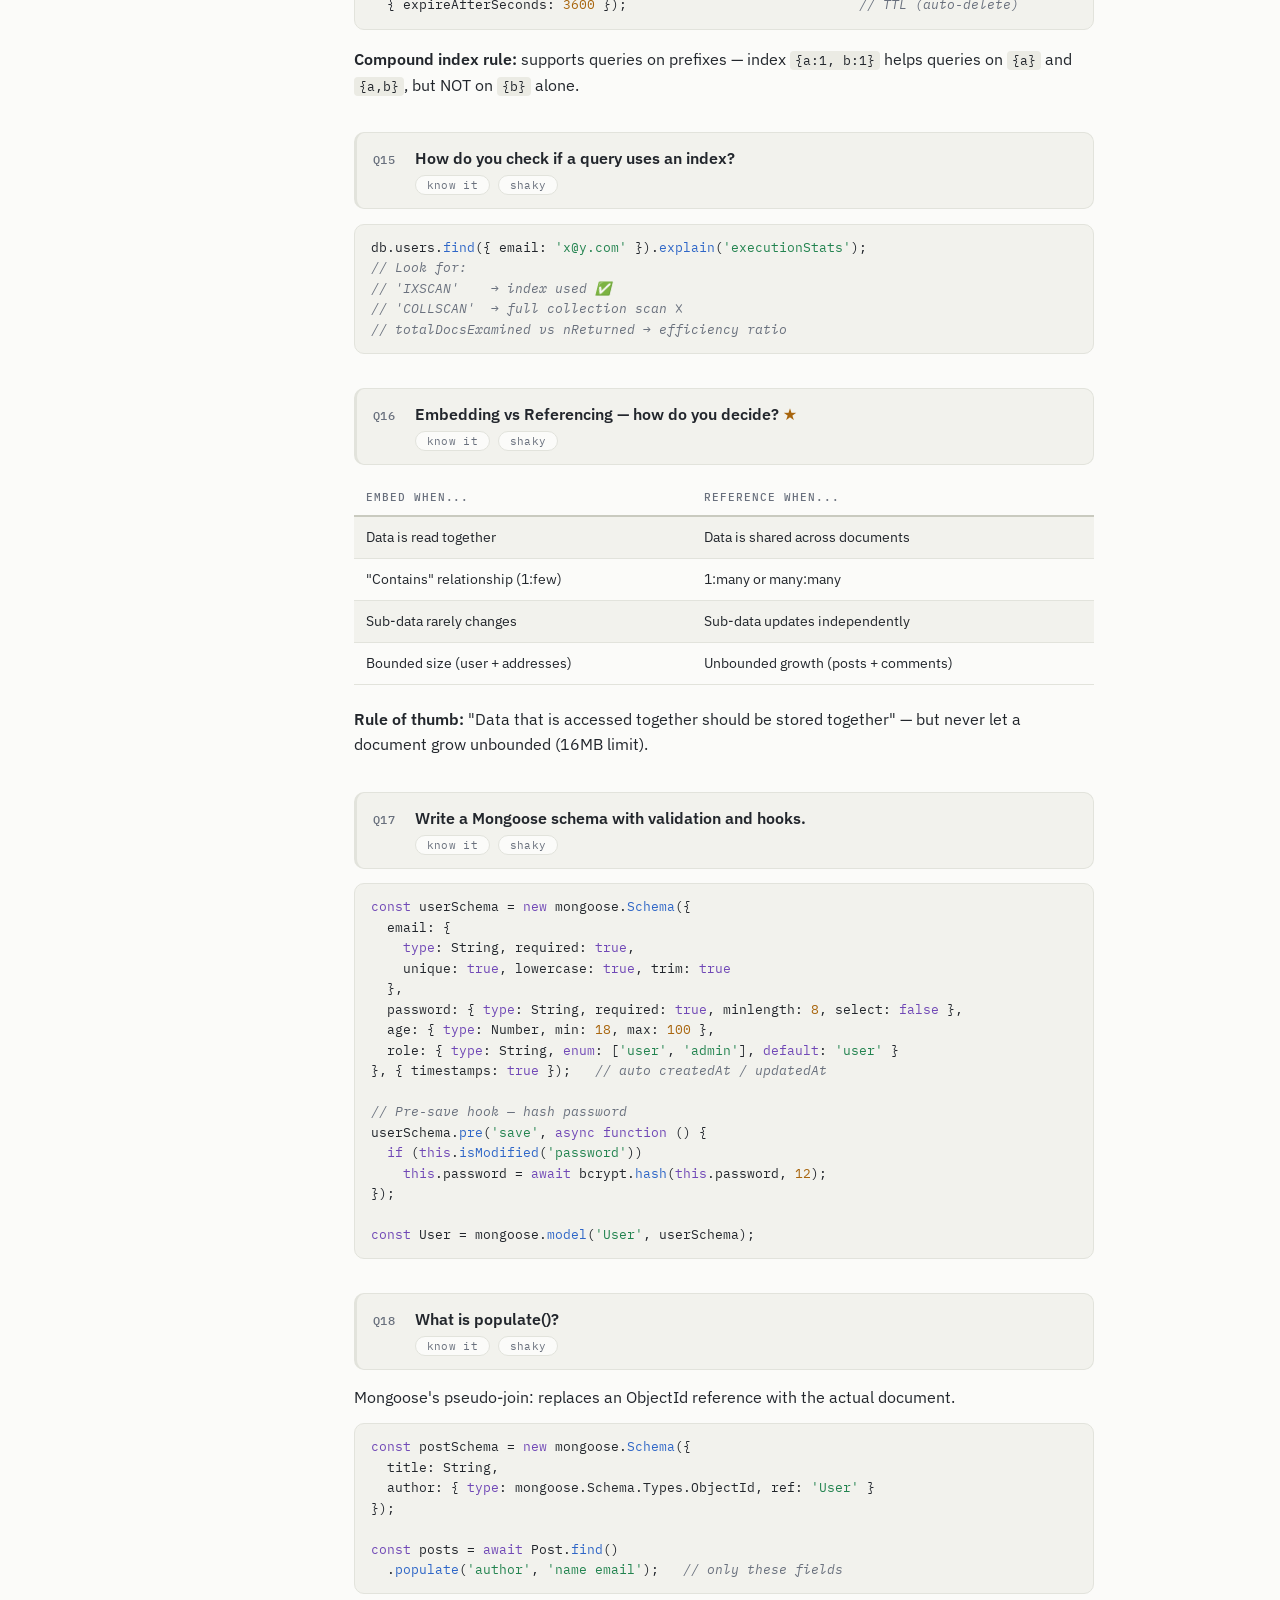
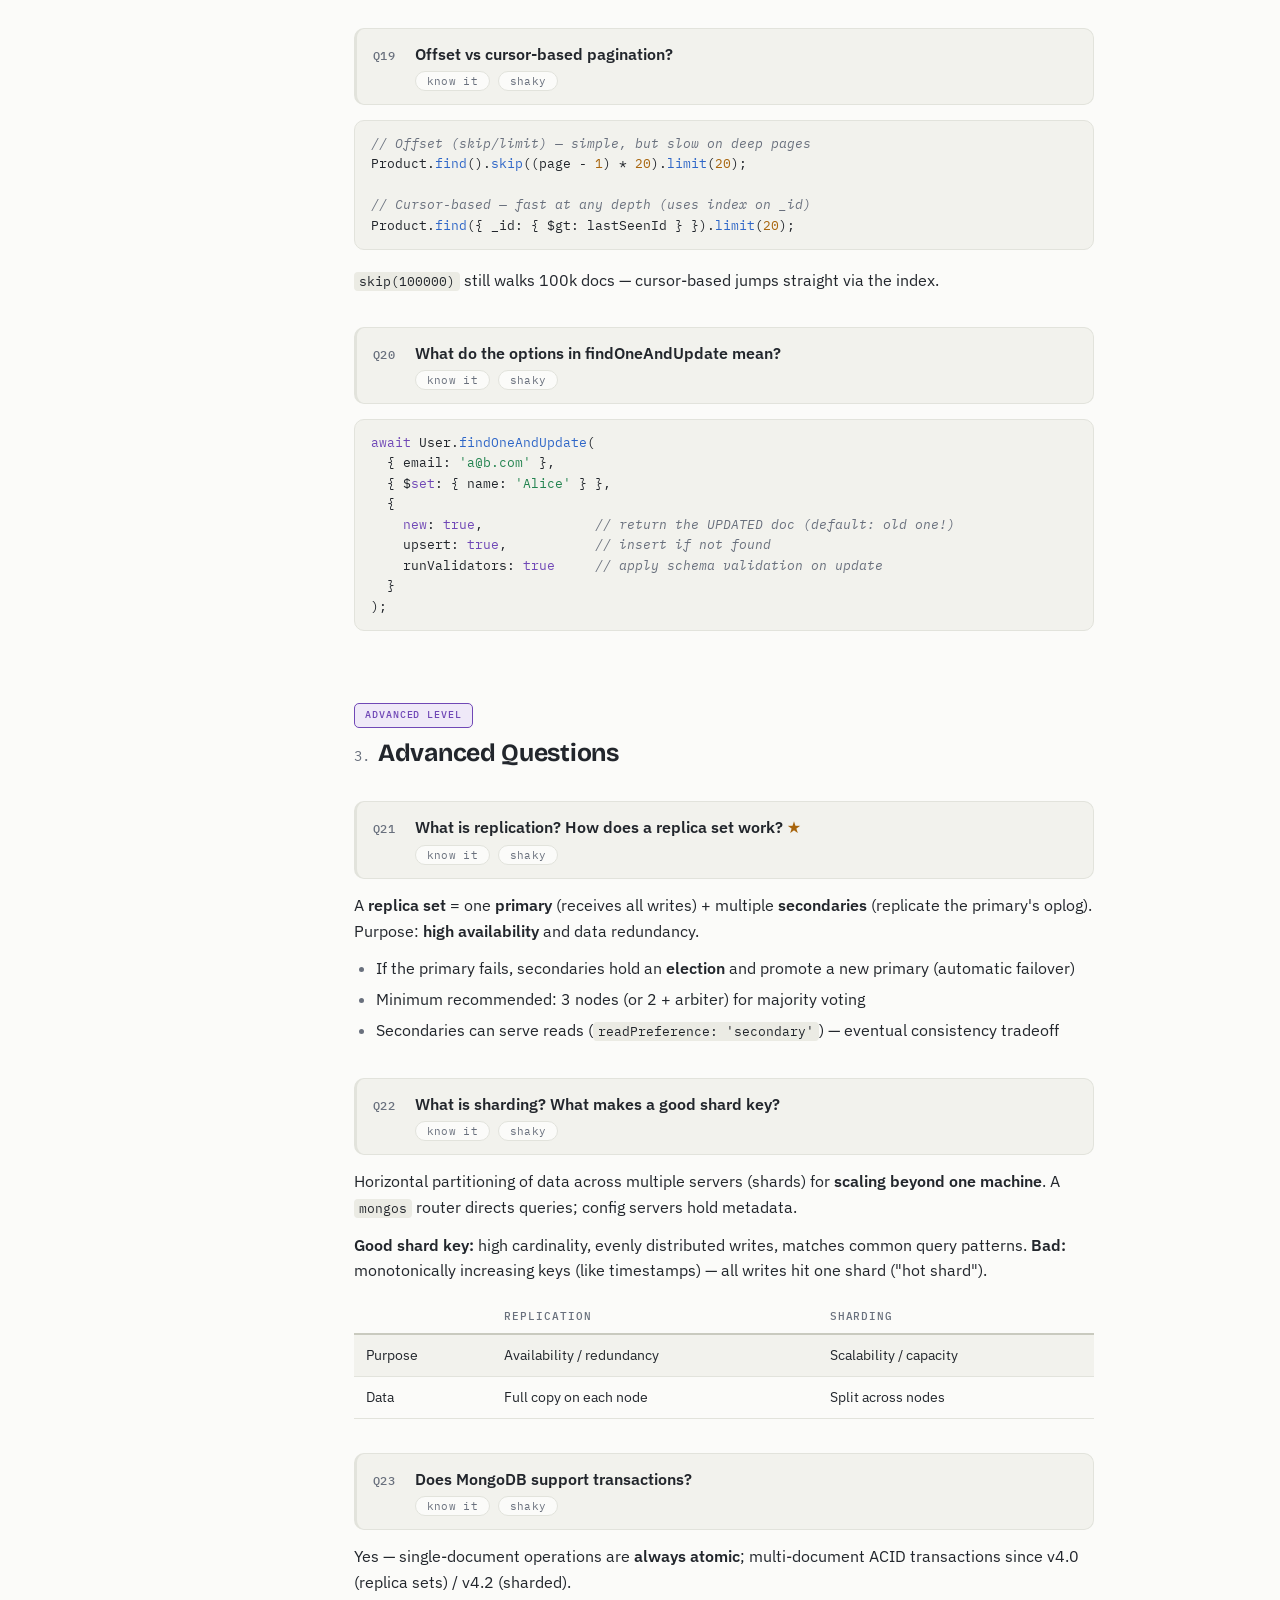
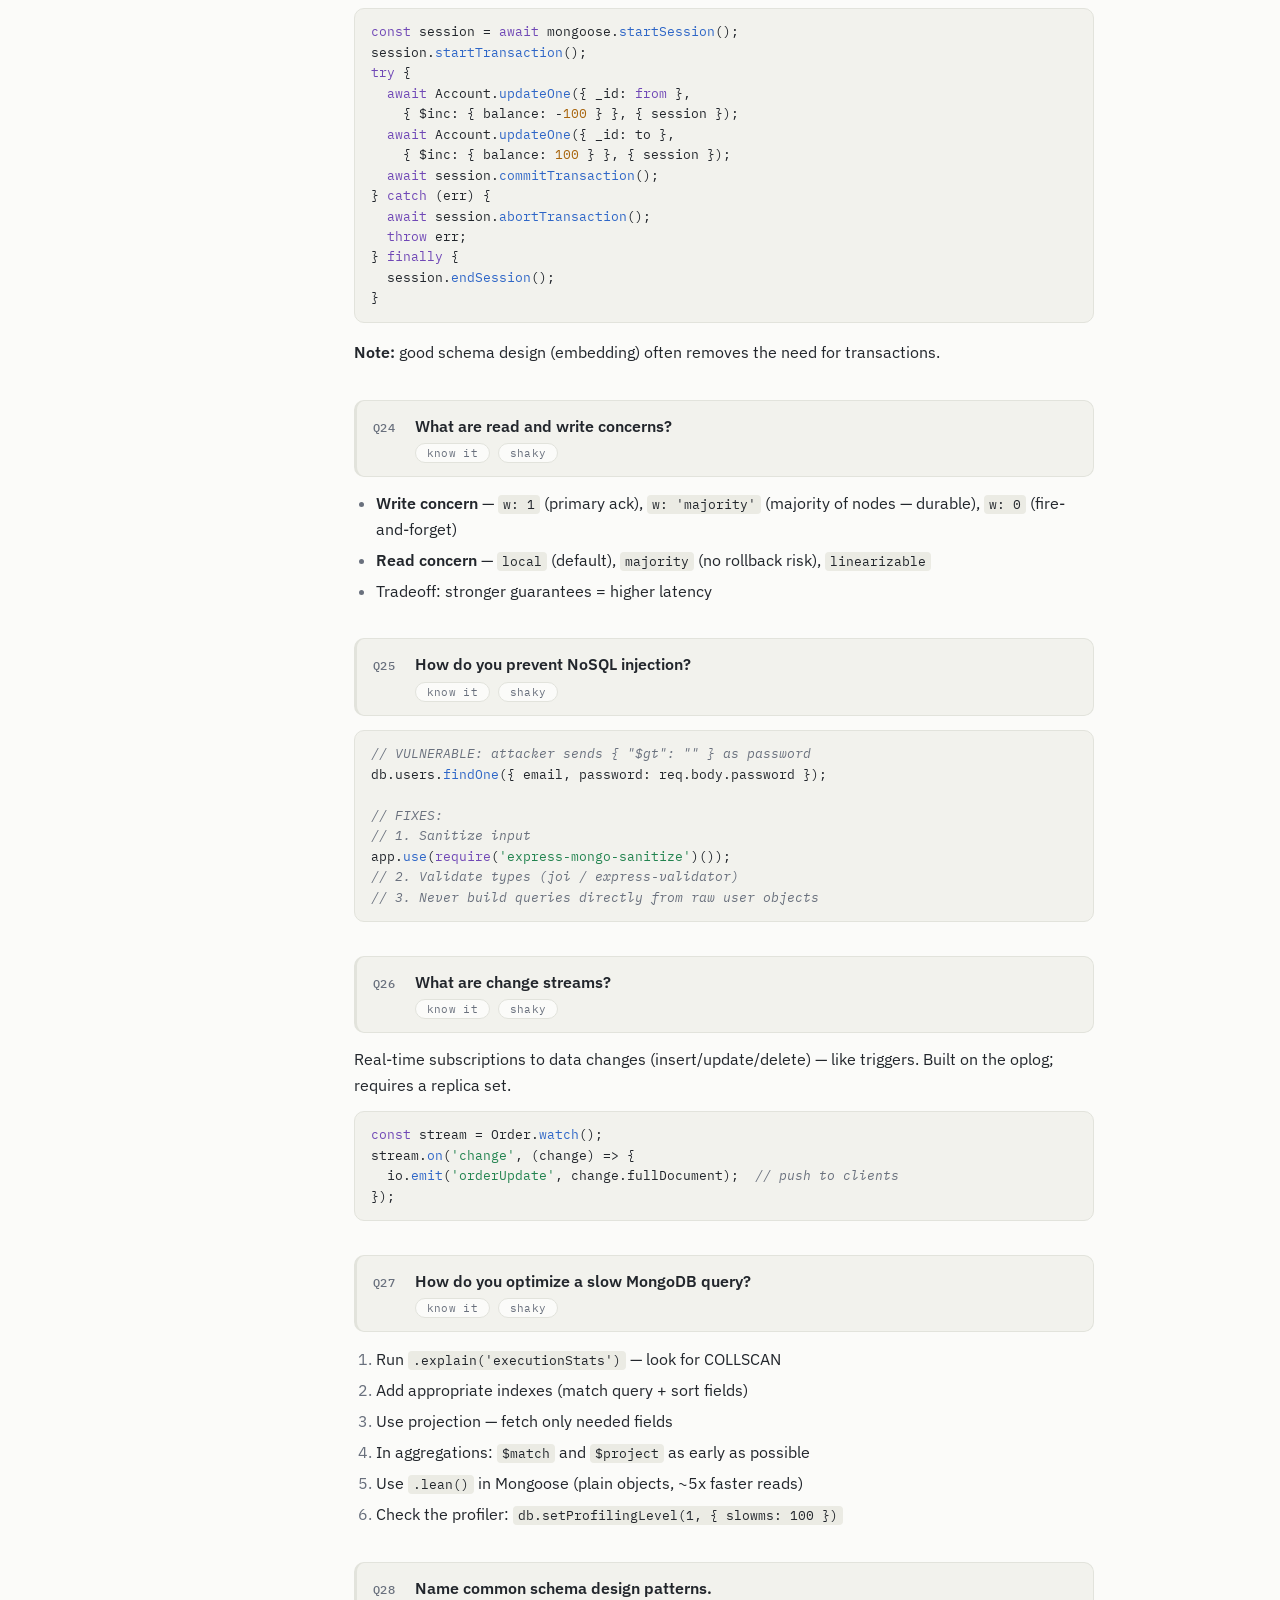
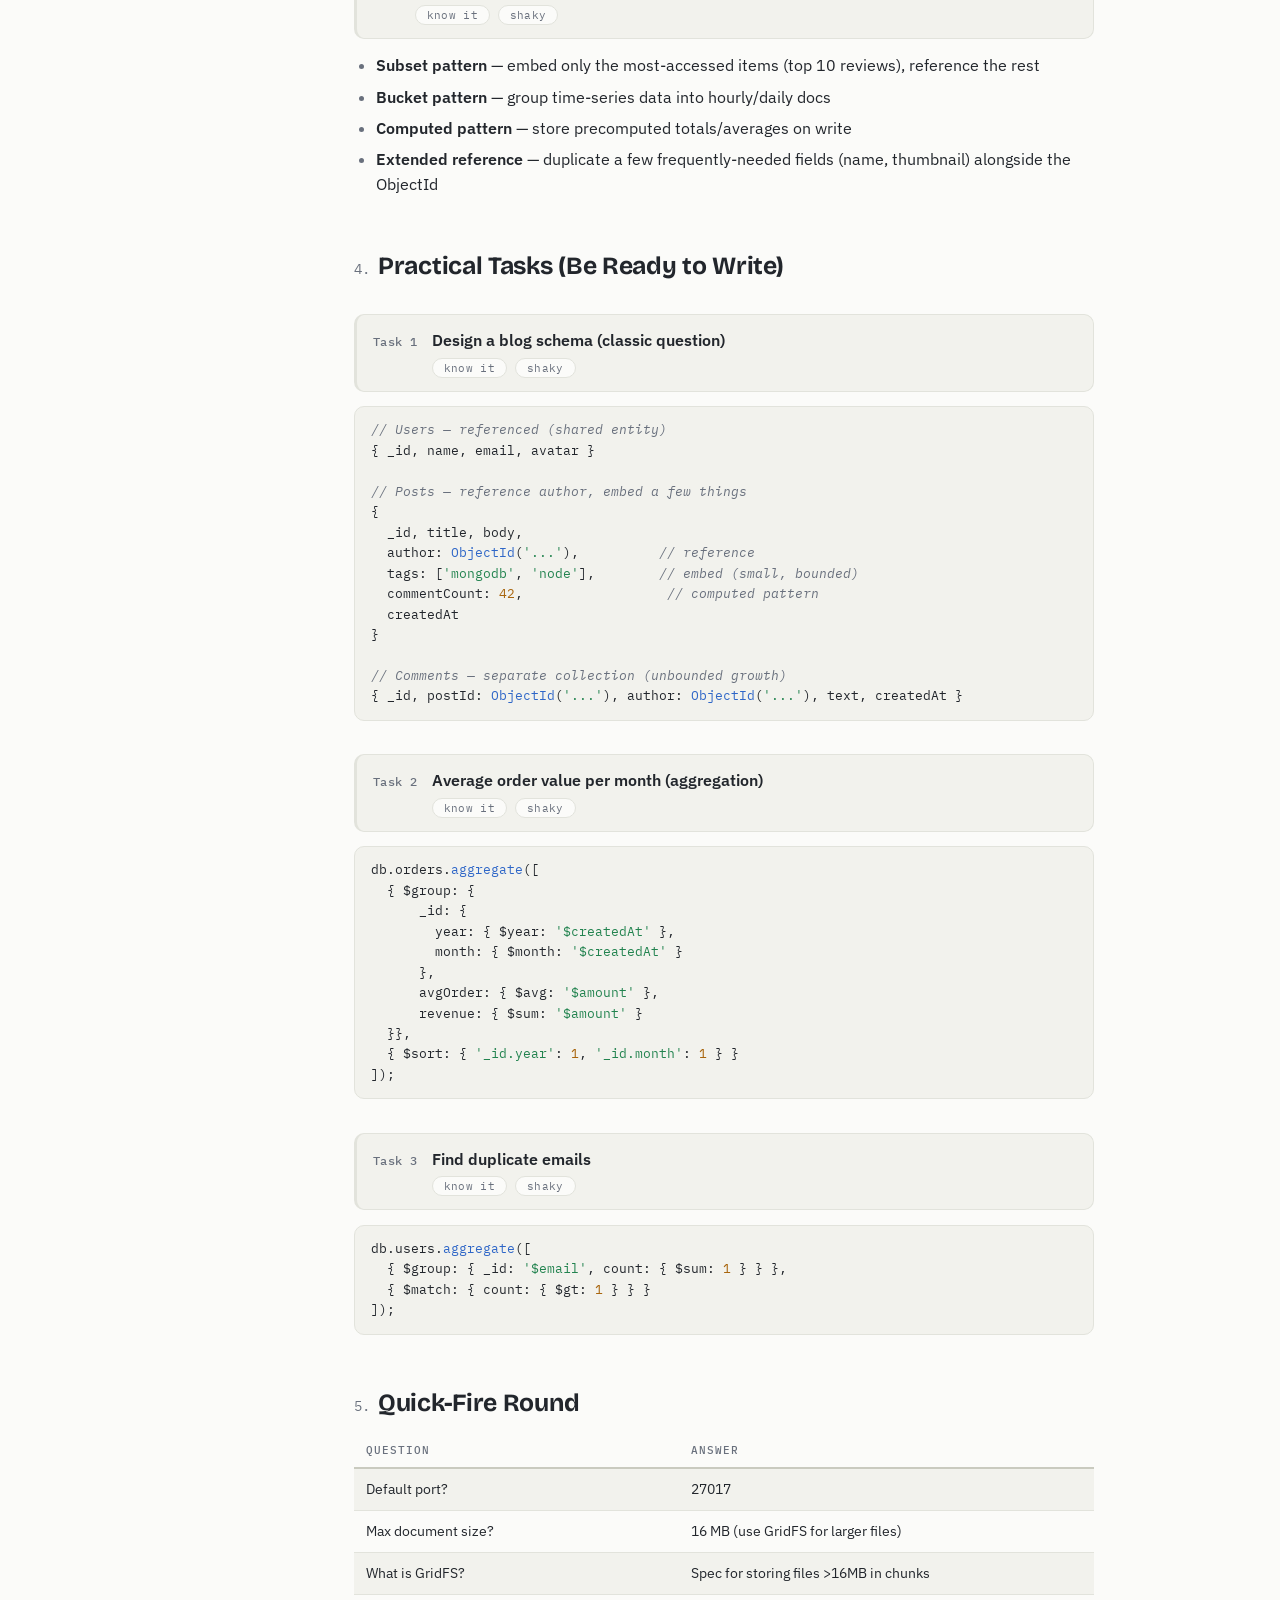
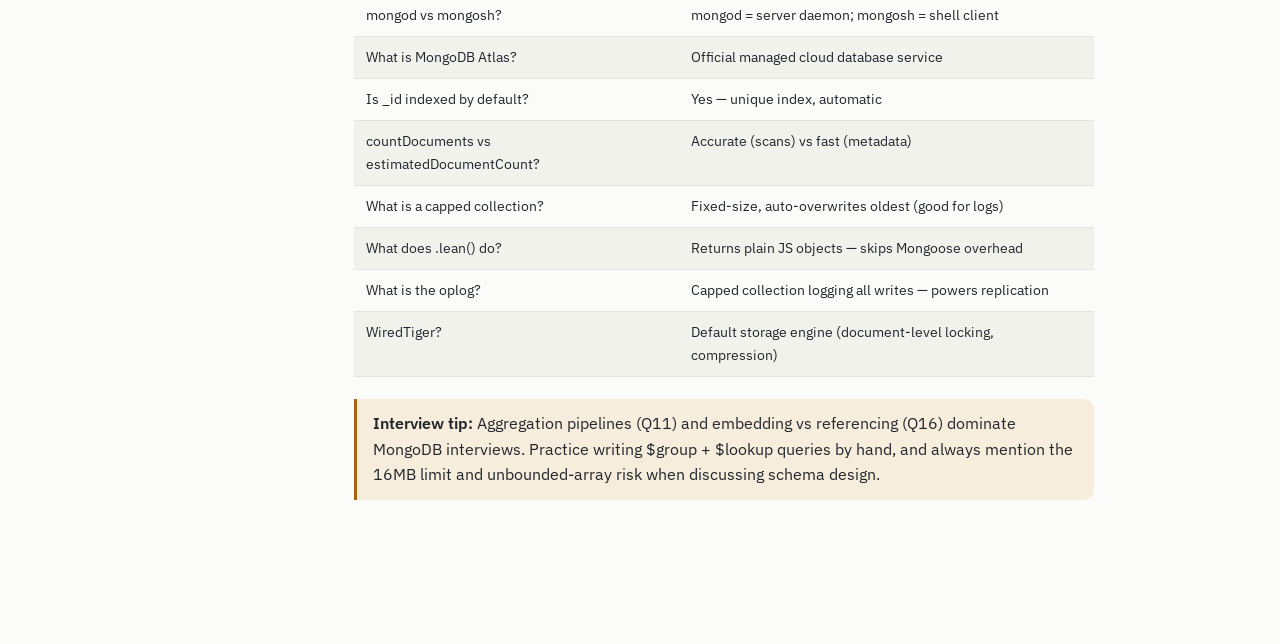
<file: mongodb-interview.html>
<!doctype html>
<html lang="en">
  <head>
    <meta charset="UTF-8" />
    <meta name="viewport" content="width=device-width, initial-scale=1.0" />
    <title>MongoDB Interview Questions — Complete Guide</title>
    <link rel="preconnect" href="https://fonts.googleapis.com" />
    <link rel="preconnect" href="https://fonts.gstatic.com" crossorigin />
    <link
      href="https://fonts.googleapis.com/css2?family=Bricolage+Grotesque:wght@600;700;800&family=IBM+Plex+Sans:wght@400;500;600&family=IBM+Plex+Mono:wght@400;500&display=swap"
      rel="stylesheet"
    />
    <link
      rel="icon"
      href="data:image/svg+xml,%3Csvg xmlns='http://www.w3.org/2000/svg' viewBox='0 0 32 32'%3E%3Crect width='32' height='32' rx='7' fill='%237048B6'/%3E%3Cpath d='M9 11l5 5-5 5' stroke='%23fff' stroke-width='2.6' fill='none' stroke-linecap='round' stroke-linejoin='round'/%3E%3Cpath d='M17.5 21.5h6' stroke='%23fff' stroke-width='2.6' stroke-linecap='round'/%3E%3C/svg%3E"
    />
    <link rel="stylesheet" href="assets/styles.css" />
    <script>
      // set theme before first paint
      (function () {
        var d = document.documentElement;
        d.className += " js";
        var t = null;
        try {
          t = localStorage.getItem("prep.theme");
        } catch (e) {}
        if (t !== "day" && t !== "night") {
          t =
            window.matchMedia &&
            window.matchMedia("(prefers-color-scheme: dark)").matches
              ? "night"
              : "day";
        }
        d.setAttribute("data-theme", t);
      })();
    </script>
    <script src="assets/app.js" defer></script>
  </head>
  <body class="page page--guide" data-topic="mongodb">
    <header class="topbar">
      <a class="topbar__brand" href="index.html">MERN <span>Prep</span></a>
      <nav class="topbar__nav" aria-label="Site">
        <a href="index.html#guides">Guides</a>
        <a href="index.html#learn">Learn</a>
        <a href="index.html#practice">Practice</a>
      </nav>
      <div class="theme-switch" role="group" aria-label="Color theme">
        <button type="button" class="theme-switch__opt" data-set-theme="day">
          day
        </button>
        <button type="button" class="theme-switch__opt" data-set-theme="night">
          night
        </button>
      </div>
    </header>

    <!-- ============ COVER ============ -->
    <div class="cover">
      <h1>MongoDB<br />Interview Questions</h1>
      <p>Complete Guide with Answers &amp; Query Examples</p>
      <p style="margin-top: 10px">
        Beginner &bull; Intermediate &bull; Advanced &bull; Aggregations &bull;
        Mongoose
      </p>
      <div class="badge">30+ Questions Covered</div>
    </div>

    <!-- ============ BEGINNER ============ -->
    <span class="level beginner">BEGINNER LEVEL</span>
    <h1>1. Beginner Questions</h1>

    <div class="q">
      Q1: What is MongoDB? How is it different from SQL databases?
    </div>
    <p>
      A NoSQL, document-oriented database that stores data as flexible,
      JSON-like documents (BSON) instead of rows and tables.
    </p>
    <table>
      <tr>
        <th>SQL (MySQL/Postgres)</th>
        <th>MongoDB</th>
      </tr>
      <tr>
        <td>Tables</td>
        <td>Collections</td>
      </tr>
      <tr>
        <td>Rows</td>
        <td>Documents</td>
      </tr>
      <tr>
        <td>Columns</td>
        <td>Fields</td>
      </tr>
      <tr>
        <td>Fixed schema</td>
        <td>Flexible / dynamic schema</td>
      </tr>
      <tr>
        <td>JOINs</td>
        <td>$lookup / embedding</td>
      </tr>
      <tr>
        <td>Scales vertically</td>
        <td>Scales horizontally (sharding)</td>
      </tr>
    </table>

    <div class="q">Q2: When would you choose MongoDB over SQL?</div>
    <ul>
      <li>Flexible/evolving schemas, rapid iteration</li>
      <li>Hierarchical or nested data (naturally maps to JSON)</li>
      <li>Horizontal scaling and high write throughput</li>
      <li>
        <strong>Choose SQL instead</strong> for complex multi-table joins,
        strict relational integrity, heavy multi-row transactions
      </li>
    </ul>

    <div class="q">Q3: What is BSON?</div>
    <p>
      Binary JSON — MongoDB's storage format. Supports extra types JSON lacks:
      <code>ObjectId</code>, <code>Date</code>, <code>Decimal128</code>, binary
      data. Faster to parse and traverse than plain JSON.
    </p>

    <div class="q">Q4: What is ObjectId and what's inside it?</div>
    <p>
      The default 12-byte unique <code>_id</code>:
      <strong>4 bytes timestamp</strong> + <strong>5 bytes random</strong> +
      <strong>3 bytes incrementing counter</strong>. Because it embeds a
      timestamp, sorting by <code>_id</code> ≈ sorting by creation time.
    </p>

    <div class="q">
      Q5: Show the basic CRUD operations. <span class="star">★</span>
    </div>
    <pre><code>// CREATE
db.users.insertOne({ name: 'Alice', age: 25 });
db.users.insertMany([{ name: 'Bob' }, { name: 'Carol' }]);

// READ
db.users.find({ age: { $gte: 18 } });        // all matches (cursor)
db.users.findOne({ email: 'a@b.com' });      // first match

// UPDATE
db.users.updateOne({ name: 'Alice' }, { $set: { age: 26 } });
db.users.updateMany({}, { $inc: { visits: 1 } });

// DELETE
db.users.deleteOne({ _id: someId });
db.users.deleteMany({ inactive: true });</code></pre>

    <div class="q">Q6: Common query operators?</div>
    <pre><code>db.products.find({ price: { $gte: 10, $lte: 50 } });      // range
db.users.find({ role: { $in: ['admin', 'editor'] } });     // in list
db.users.find({ $or: [{ age: { $lt: 18 } }, { banned: true }] });
db.users.find({ name: { $regex: /^ali/i } });               // regex
db.users.find({ phone: { $exists: true } });                // field exists
db.users.find({ tags: { $all: ['js', 'db'] } });            // array contains all</code></pre>

    <div class="q">Q7: Common update operators?</div>
    <pre><code>{ $set: { name: 'Bob' } }        // set/create field
{ $unset: { temp: '' } }          // remove field
{ $inc: { stock: -1 } }           // increment/decrement
{ $push: { tags: 'new' } }        // append to array
{ $pull: { tags: 'old' } }        // remove from array
{ $addToSet: { tags: 'x' } }      // push only if not present</code></pre>

    <div class="q">Q8: What is Mongoose and why use it?</div>
    <p>
      An ODM (Object Data Modeling) library for Node.js. Adds what raw MongoDB
      lacks:
      <strong
        >schemas, validation, type casting, middleware hooks, population</strong
      >
      (pseudo-joins), and a cleaner query API.
    </p>

    <div class="q">Q9: find() vs findOne() return types?</div>
    <p>
      <code>find()</code> returns a <strong>cursor</strong> (array-like,
      iterable); <code>findOne()</code> returns a single
      <strong>document or null</strong>. In Mongoose, both return thenable Query
      objects you can await.
    </p>

    <div class="q">Q10: Sort, limit, skip, and projection?</div>
    <pre><code>db.users.find(
  { age: { $gte: 18 } },          // filter
  { name: 1, email: 1, _id: 0 }   // projection (only these fields)
)
.sort({ age: -1 })                 // -1 desc, 1 asc
.skip(20)
.limit(10);</code></pre>

    <!-- ============ INTERMEDIATE ============ -->
    <div class="section"></div>
    <span class="level intermediate">INTERMEDIATE LEVEL</span>
    <h1>2. Intermediate Questions</h1>

    <div class="q">
      Q11: Explain the aggregation pipeline.
      <span class="star">★ Most asked</span>
    </div>
    <p>
      A framework for data processing: documents flow through
      <strong>stages</strong>, each transforming the results — like a Unix pipe.
    </p>
    <pre><code>// "Top 5 customers by total spend on delivered orders"
db.orders.aggregate([
  { $match: { status: 'delivered' } },            // 1. filter early
  { $group: {                                     // 2. group + compute
      _id: '$customerId',
      total: { $sum: '$amount' },
      orders: { $sum: 1 }
  }},
  { $sort: { total: -1 } },                       // 3. sort
  { $limit: 5 },                                  // 4. take top 5
  { $project: {                                   // 5. reshape output
      customerId: '$_id', total: 1, orders: 1, _id: 0
  }}
]);</code></pre>
    <p>
      <strong>Key stages:</strong> <code>$match</code>, <code>$group</code>,
      <code>$project</code>, <code>$sort</code>, <code>$limit</code>,
      <code>$skip</code>, <code>$lookup</code>, <code>$unwind</code>,
      <code>$count</code>, <code>$addFields</code>.
    </p>

    <div class="q">Q12: How do you do JOINs in MongoDB ($lookup)?</div>
    <pre><code>db.orders.aggregate([
  { $lookup: {
      from: 'users',            // collection to join
      localField: 'userId',     // field in orders
      foreignField: '_id',      // field in users
      as: 'customer'            // output array field
  }},
  { $unwind: '$customer' }      // array → object
]);</code></pre>

    <div class="q">Q13: What is $unwind?</div>
    <p>
      Deconstructs an array field — outputs
      <strong>one document per array element</strong>. Essential for
      grouping/aggregating on array contents.
    </p>

    <div class="q">
      Q14: Explain indexes. Types and tradeoffs. <span class="star">★</span>
    </div>
    <p>
      B-tree structures that make queries fast by avoiding full collection
      scans. <strong>Tradeoff:</strong> slower writes + extra storage/RAM.
    </p>
    <pre><code>db.users.createIndex({ email: 1 }, { unique: true });      // single + unique
db.products.createIndex({ category: 1, price: -1 });        // compound
db.articles.createIndex({ title: 'text', body: 'text' });   // text search
db.sessions.createIndex({ createdAt: 1 },
  { expireAfterSeconds: 3600 });                             // TTL (auto-delete)</code></pre>
    <p>
      <strong>Compound index rule:</strong> supports queries on prefixes — index
      <code>{a:1, b:1}</code> helps queries on <code>{a}</code> and
      <code>{a,b}</code>, but NOT on <code>{b}</code> alone.
    </p>

    <div class="q">Q15: How do you check if a query uses an index?</div>
    <pre><code>db.users.find({ email: 'x@y.com' }).explain('executionStats');
// Look for:
// 'IXSCAN'    → index used ✅
// 'COLLSCAN'  → full collection scan ❌
// totalDocsExamined vs nReturned → efficiency ratio</code></pre>

    <div class="q">
      Q16: Embedding vs Referencing — how do you decide?
      <span class="star">★</span>
    </div>
    <table>
      <tr>
        <th>Embed when...</th>
        <th>Reference when...</th>
      </tr>
      <tr>
        <td>Data is read together</td>
        <td>Data is shared across documents</td>
      </tr>
      <tr>
        <td>"Contains" relationship (1:few)</td>
        <td>1:many or many:many</td>
      </tr>
      <tr>
        <td>Sub-data rarely changes</td>
        <td>Sub-data updates independently</td>
      </tr>
      <tr>
        <td>Bounded size (user + addresses)</td>
        <td>Unbounded growth (posts + comments)</td>
      </tr>
    </table>
    <p>
      <strong>Rule of thumb:</strong> "Data that is accessed together should be
      stored together" — but never let a document grow unbounded (16MB limit).
    </p>

    <div class="q">Q17: Write a Mongoose schema with validation and hooks.</div>
    <pre><code>const userSchema = new mongoose.Schema({
  email: {
    type: String, required: true,
    unique: true, lowercase: true, trim: true
  },
  password: { type: String, required: true, minlength: 8, select: false },
  age: { type: Number, min: 18, max: 100 },
  role: { type: String, enum: ['user', 'admin'], default: 'user' }
}, { timestamps: true });   // auto createdAt / updatedAt

// Pre-save hook — hash password
userSchema.pre('save', async function () {
  if (this.isModified('password'))
    this.password = await bcrypt.hash(this.password, 12);
});

const User = mongoose.model('User', userSchema);</code></pre>

    <div class="q">Q18: What is populate()?</div>
    <p>
      Mongoose's pseudo-join: replaces an ObjectId reference with the actual
      document.
    </p>
    <pre><code>const postSchema = new mongoose.Schema({
  title: String,
  author: { type: mongoose.Schema.Types.ObjectId, ref: 'User' }
});

const posts = await Post.find()
  .populate('author', 'name email');   // only these fields</code></pre>

    <div class="q">Q19: Offset vs cursor-based pagination?</div>
    <pre><code>// Offset (skip/limit) — simple, but slow on deep pages
Product.find().skip((page - 1) * 20).limit(20);

// Cursor-based — fast at any depth (uses index on _id)
Product.find({ _id: { $gt: lastSeenId } }).limit(20);</code></pre>
    <p>
      <code>skip(100000)</code> still walks 100k docs — cursor-based jumps
      straight via the index.
    </p>

    <div class="q">Q20: What do the options in findOneAndUpdate mean?</div>
    <pre><code>await User.findOneAndUpdate(
  { email: 'a@b.com' },
  { $set: { name: 'Alice' } },
  {
    new: true,              // return the UPDATED doc (default: old one!)
    upsert: true,           // insert if not found
    runValidators: true     // apply schema validation on update
  }
);</code></pre>

    <!-- ============ ADVANCED ============ -->
    <div class="section"></div>
    <span class="level advanced">ADVANCED LEVEL</span>
    <h1>3. Advanced Questions</h1>

    <div class="q">
      Q21: What is replication? How does a replica set work?
      <span class="star">★</span>
    </div>
    <p>
      A <strong>replica set</strong> = one <strong>primary</strong> (receives
      all writes) + multiple <strong>secondaries</strong> (replicate the
      primary's oplog). Purpose: <strong>high availability</strong> and data
      redundancy.
    </p>
    <ul>
      <li>
        If the primary fails, secondaries hold an <strong>election</strong> and
        promote a new primary (automatic failover)
      </li>
      <li>Minimum recommended: 3 nodes (or 2 + arbiter) for majority voting</li>
      <li>
        Secondaries can serve reads (<code>readPreference: 'secondary'</code>) —
        eventual consistency tradeoff
      </li>
    </ul>

    <div class="q">Q22: What is sharding? What makes a good shard key?</div>
    <p>
      Horizontal partitioning of data across multiple servers (shards) for
      <strong>scaling beyond one machine</strong>. A <code>mongos</code> router
      directs queries; config servers hold metadata.
    </p>
    <p>
      <strong>Good shard key:</strong> high cardinality, evenly distributed
      writes, matches common query patterns. <strong>Bad:</strong> monotonically
      increasing keys (like timestamps) — all writes hit one shard ("hot
      shard").
    </p>
    <table>
      <tr>
        <th></th>
        <th>Replication</th>
        <th>Sharding</th>
      </tr>
      <tr>
        <td>Purpose</td>
        <td>Availability / redundancy</td>
        <td>Scalability / capacity</td>
      </tr>
      <tr>
        <td>Data</td>
        <td>Full copy on each node</td>
        <td>Split across nodes</td>
      </tr>
    </table>

    <div class="q">Q23: Does MongoDB support transactions?</div>
    <p>
      Yes — single-document operations are <strong>always atomic</strong>;
      multi-document ACID transactions since v4.0 (replica sets) / v4.2
      (sharded).
    </p>
    <pre><code>const session = await mongoose.startSession();
session.startTransaction();
try {
  await Account.updateOne({ _id: from },
    { $inc: { balance: -100 } }, { session });
  await Account.updateOne({ _id: to },
    { $inc: { balance: 100 } }, { session });
  await session.commitTransaction();
} catch (err) {
  await session.abortTransaction();
  throw err;
} finally {
  session.endSession();
}</code></pre>
    <p>
      <strong>Note:</strong> good schema design (embedding) often removes the
      need for transactions.
    </p>

    <div class="q">Q24: What are read and write concerns?</div>
    <ul>
      <li>
        <strong>Write concern</strong> — <code>w: 1</code> (primary ack),
        <code>w: 'majority'</code> (majority of nodes — durable),
        <code>w: 0</code> (fire-and-forget)
      </li>
      <li>
        <strong>Read concern</strong> — <code>local</code> (default),
        <code>majority</code> (no rollback risk), <code>linearizable</code>
      </li>
      <li>Tradeoff: stronger guarantees = higher latency</li>
    </ul>

    <div class="q">Q25: How do you prevent NoSQL injection?</div>
    <pre><code>// VULNERABLE: attacker sends { "$gt": "" } as password
db.users.findOne({ email, password: req.body.password });

// FIXES:
// 1. Sanitize input
app.use(require('express-mongo-sanitize')());
// 2. Validate types (joi / express-validator)
// 3. Never build queries directly from raw user objects</code></pre>

    <div class="q">Q26: What are change streams?</div>
    <p>
      Real-time subscriptions to data changes (insert/update/delete) — like
      triggers. Built on the oplog; requires a replica set.
    </p>
    <pre><code>const stream = Order.watch();
stream.on('change', (change) => {
  io.emit('orderUpdate', change.fullDocument);  // push to clients
});</code></pre>

    <div class="q">Q27: How do you optimize a slow MongoDB query?</div>
    <ol>
      <li>Run <code>.explain('executionStats')</code> — look for COLLSCAN</li>
      <li>Add appropriate indexes (match query + sort fields)</li>
      <li>Use projection — fetch only needed fields</li>
      <li>
        In aggregations: <code>$match</code> and <code>$project</code> as early
        as possible
      </li>
      <li>
        Use <code>.lean()</code> in Mongoose (plain objects, ~5x faster reads)
      </li>
      <li>
        Check the profiler:
        <code>db.setProfilingLevel(1, { slowms: 100 })</code>
      </li>
    </ol>

    <div class="q">Q28: Name common schema design patterns.</div>
    <ul>
      <li>
        <strong>Subset pattern</strong> — embed only the most-accessed items
        (top 10 reviews), reference the rest
      </li>
      <li>
        <strong>Bucket pattern</strong> — group time-series data into
        hourly/daily docs
      </li>
      <li>
        <strong>Computed pattern</strong> — store precomputed totals/averages on
        write
      </li>
      <li>
        <strong>Extended reference</strong> — duplicate a few frequently-needed
        fields (name, thumbnail) alongside the ObjectId
      </li>
    </ul>

    <!-- ============ PRACTICAL ============ -->
    <div class="section"></div>
    <h1>4. Practical Tasks (Be Ready to Write)</h1>

    <div class="q">Task 1: Design a blog schema (classic question)</div>
    <pre><code>// Users — referenced (shared entity)
{ _id, name, email, avatar }

// Posts — reference author, embed a few things
{
  _id, title, body,
  author: ObjectId('...'),          // reference
  tags: ['mongodb', 'node'],        // embed (small, bounded)
  commentCount: 42,                  // computed pattern
  createdAt
}

// Comments — separate collection (unbounded growth)
{ _id, postId: ObjectId('...'), author: ObjectId('...'), text, createdAt }</code></pre>

    <div class="q">Task 2: Average order value per month (aggregation)</div>
    <pre><code>db.orders.aggregate([
  { $group: {
      _id: {
        year: { $year: '$createdAt' },
        month: { $month: '$createdAt' }
      },
      avgOrder: { $avg: '$amount' },
      revenue: { $sum: '$amount' }
  }},
  { $sort: { '_id.year': 1, '_id.month': 1 } }
]);</code></pre>

    <div class="q">Task 3: Find duplicate emails</div>
    <pre><code>db.users.aggregate([
  { $group: { _id: '$email', count: { $sum: 1 } } },
  { $match: { count: { $gt: 1 } } }
]);</code></pre>

    <!-- ============ QUICK FIRE ============ -->
    <h1>5. Quick-Fire Round</h1>
    <table>
      <tr>
        <th>Question</th>
        <th>Answer</th>
      </tr>
      <tr>
        <td>Default port?</td>
        <td>27017</td>
      </tr>
      <tr>
        <td>Max document size?</td>
        <td>16 MB (use GridFS for larger files)</td>
      </tr>
      <tr>
        <td>What is GridFS?</td>
        <td>Spec for storing files &gt;16MB in chunks</td>
      </tr>
      <tr>
        <td>mongod vs mongosh?</td>
        <td>mongod = server daemon; mongosh = shell client</td>
      </tr>
      <tr>
        <td>What is MongoDB Atlas?</td>
        <td>Official managed cloud database service</td>
      </tr>
      <tr>
        <td>Is _id indexed by default?</td>
        <td>Yes — unique index, automatic</td>
      </tr>
      <tr>
        <td>countDocuments vs estimatedDocumentCount?</td>
        <td>Accurate (scans) vs fast (metadata)</td>
      </tr>
      <tr>
        <td>What is a capped collection?</td>
        <td>Fixed-size, auto-overwrites oldest (good for logs)</td>
      </tr>
      <tr>
        <td>What does .lean() do?</td>
        <td>Returns plain JS objects — skips Mongoose overhead</td>
      </tr>
      <tr>
        <td>What is the oplog?</td>
        <td>Capped collection logging all writes — powers replication</td>
      </tr>
      <tr>
        <td>WiredTiger?</td>
        <td>Default storage engine (document-level locking, compression)</td>
      </tr>
    </table>

    <div class="tip">
      <strong>Interview tip:</strong> Aggregation pipelines (Q11) and embedding
      vs referencing (Q16) dominate MongoDB interviews. Practice writing $group
      + $lookup queries by hand, and always mention the 16MB limit and
      unbounded-array risk when discussing schema design.
    </div>
  </body>
</html>
</file>
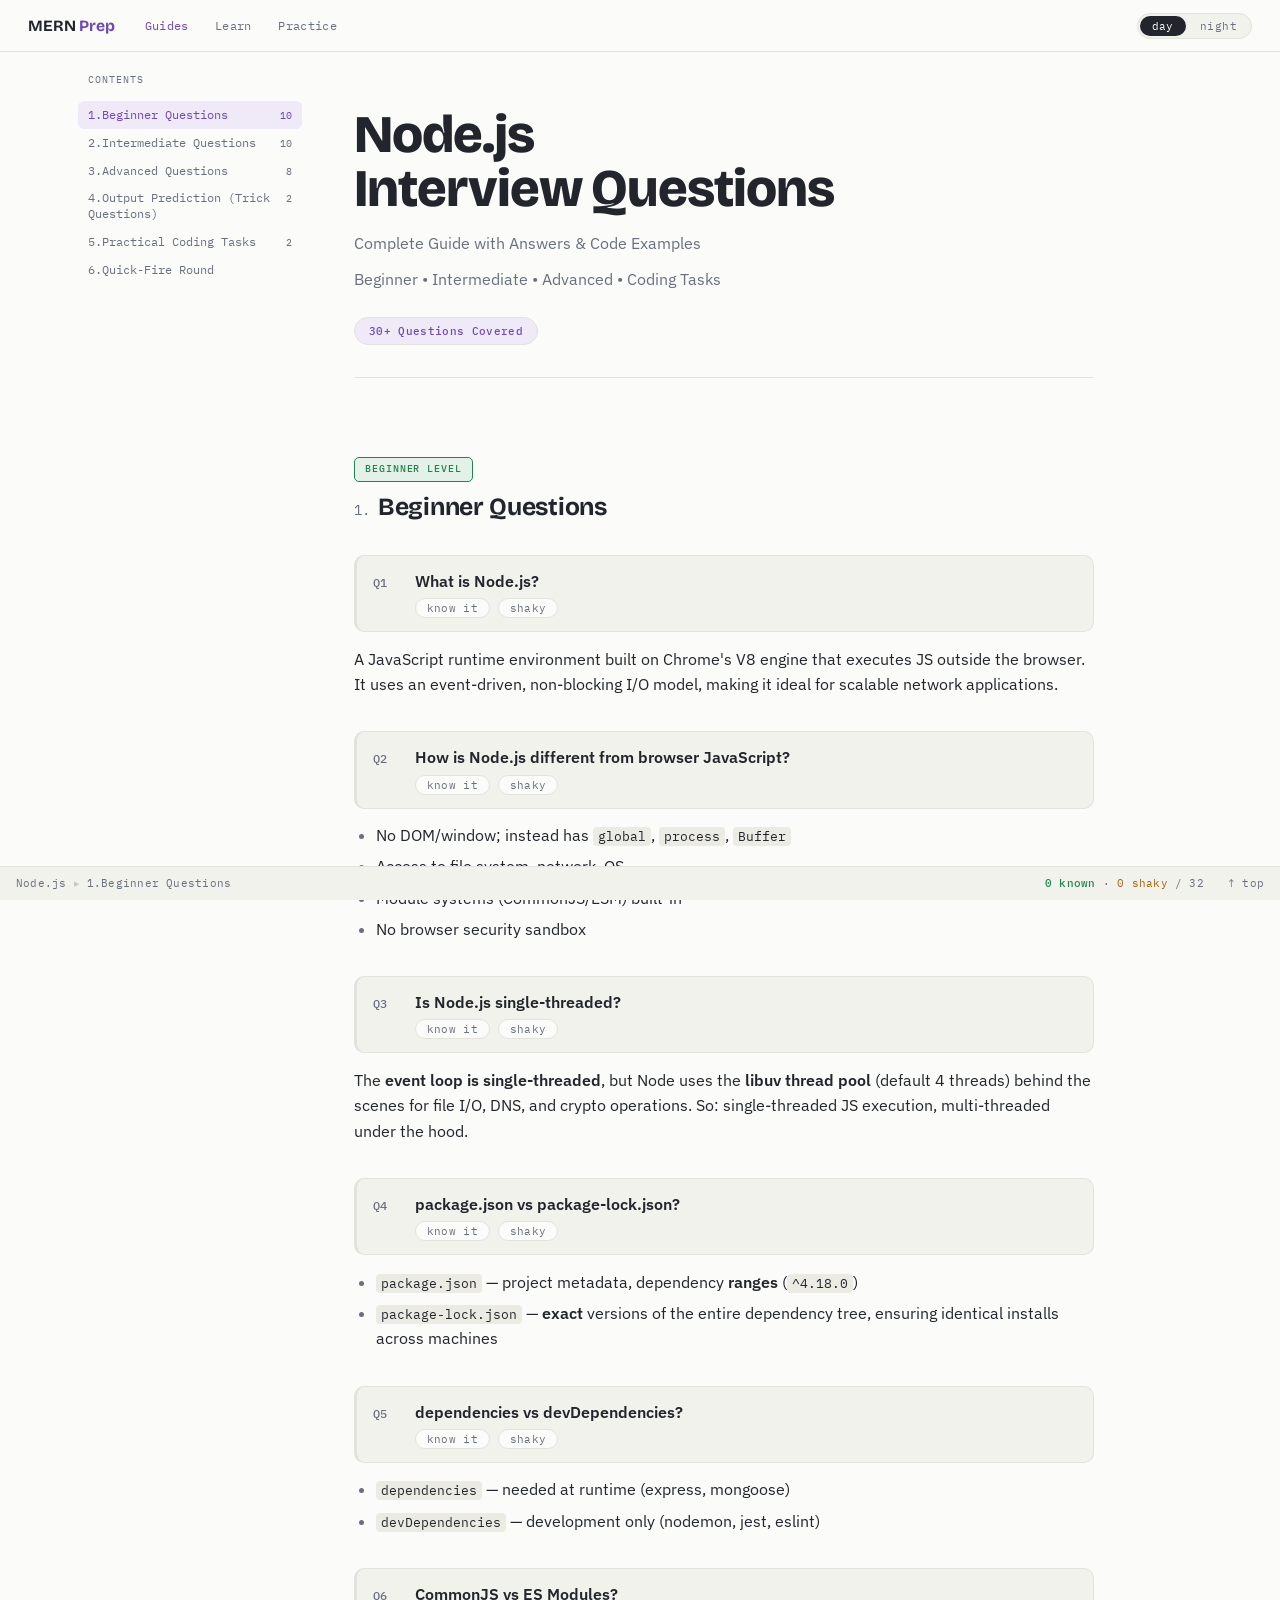
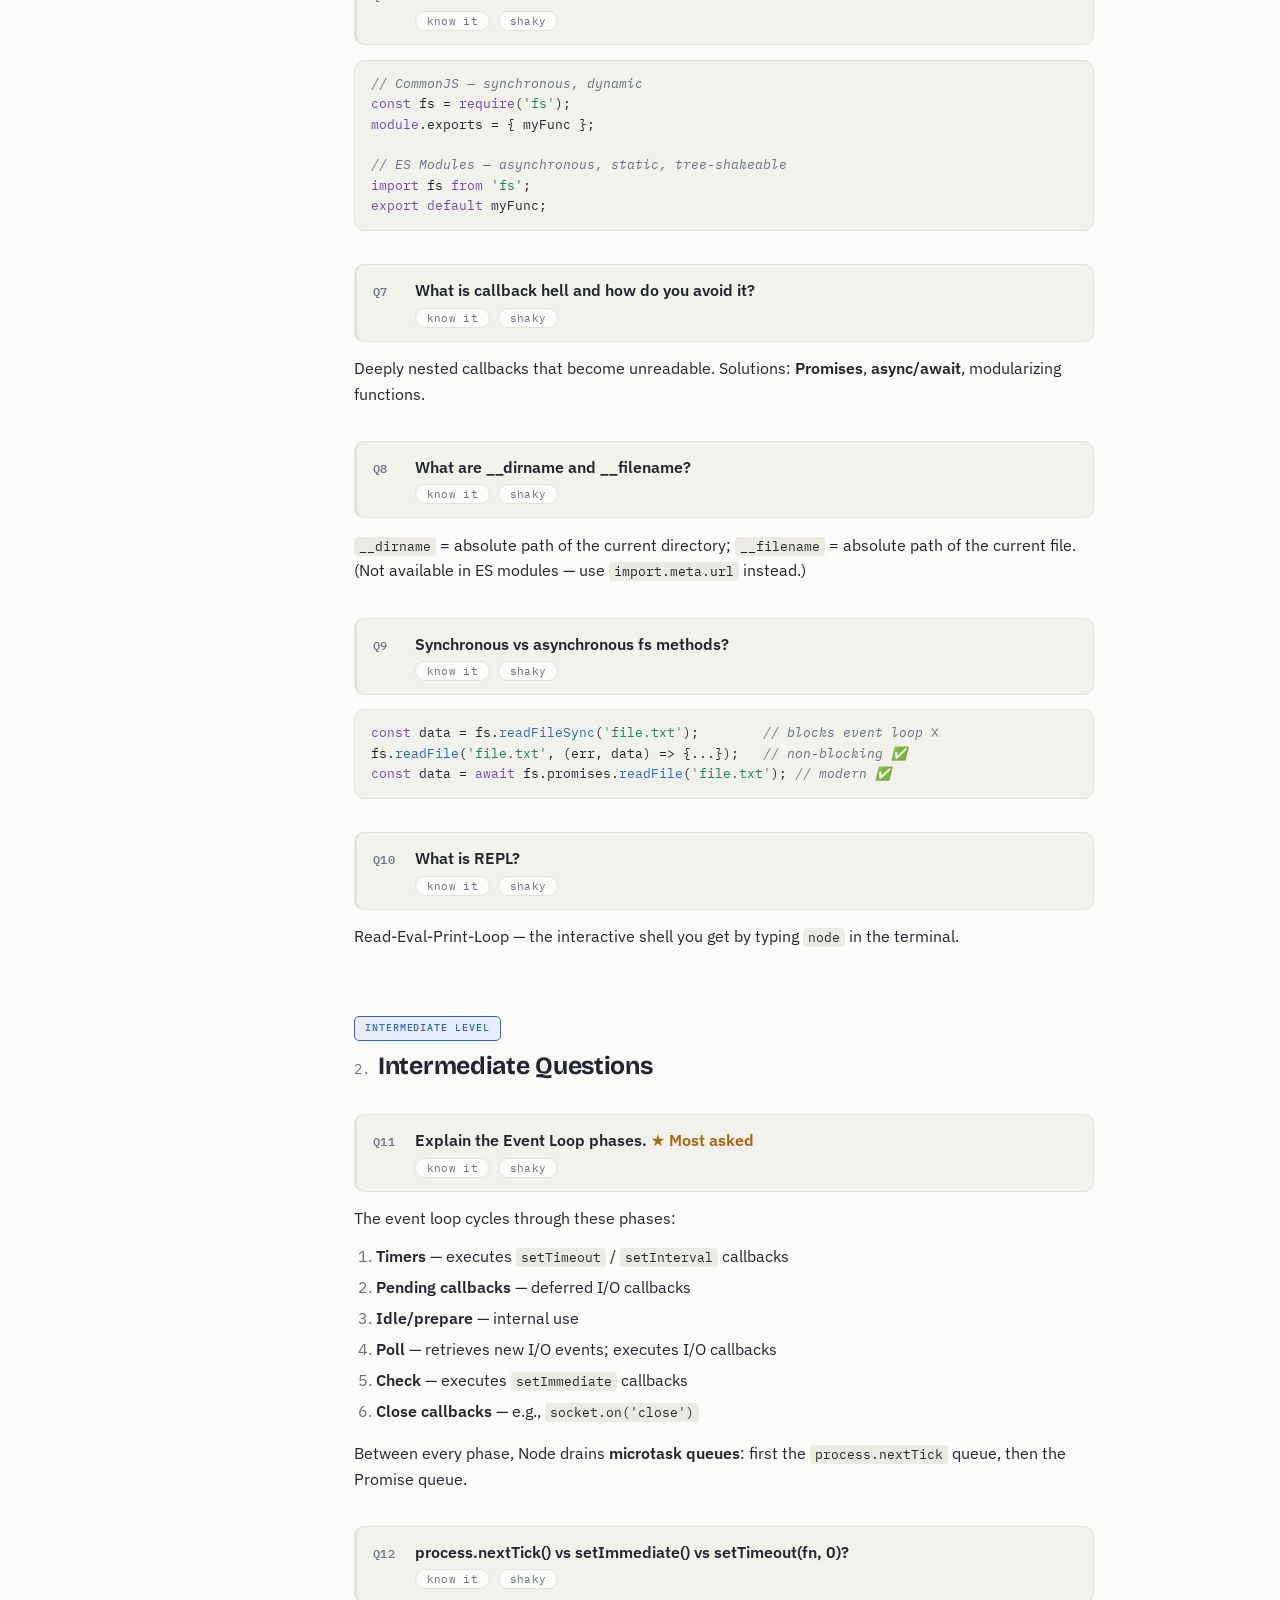
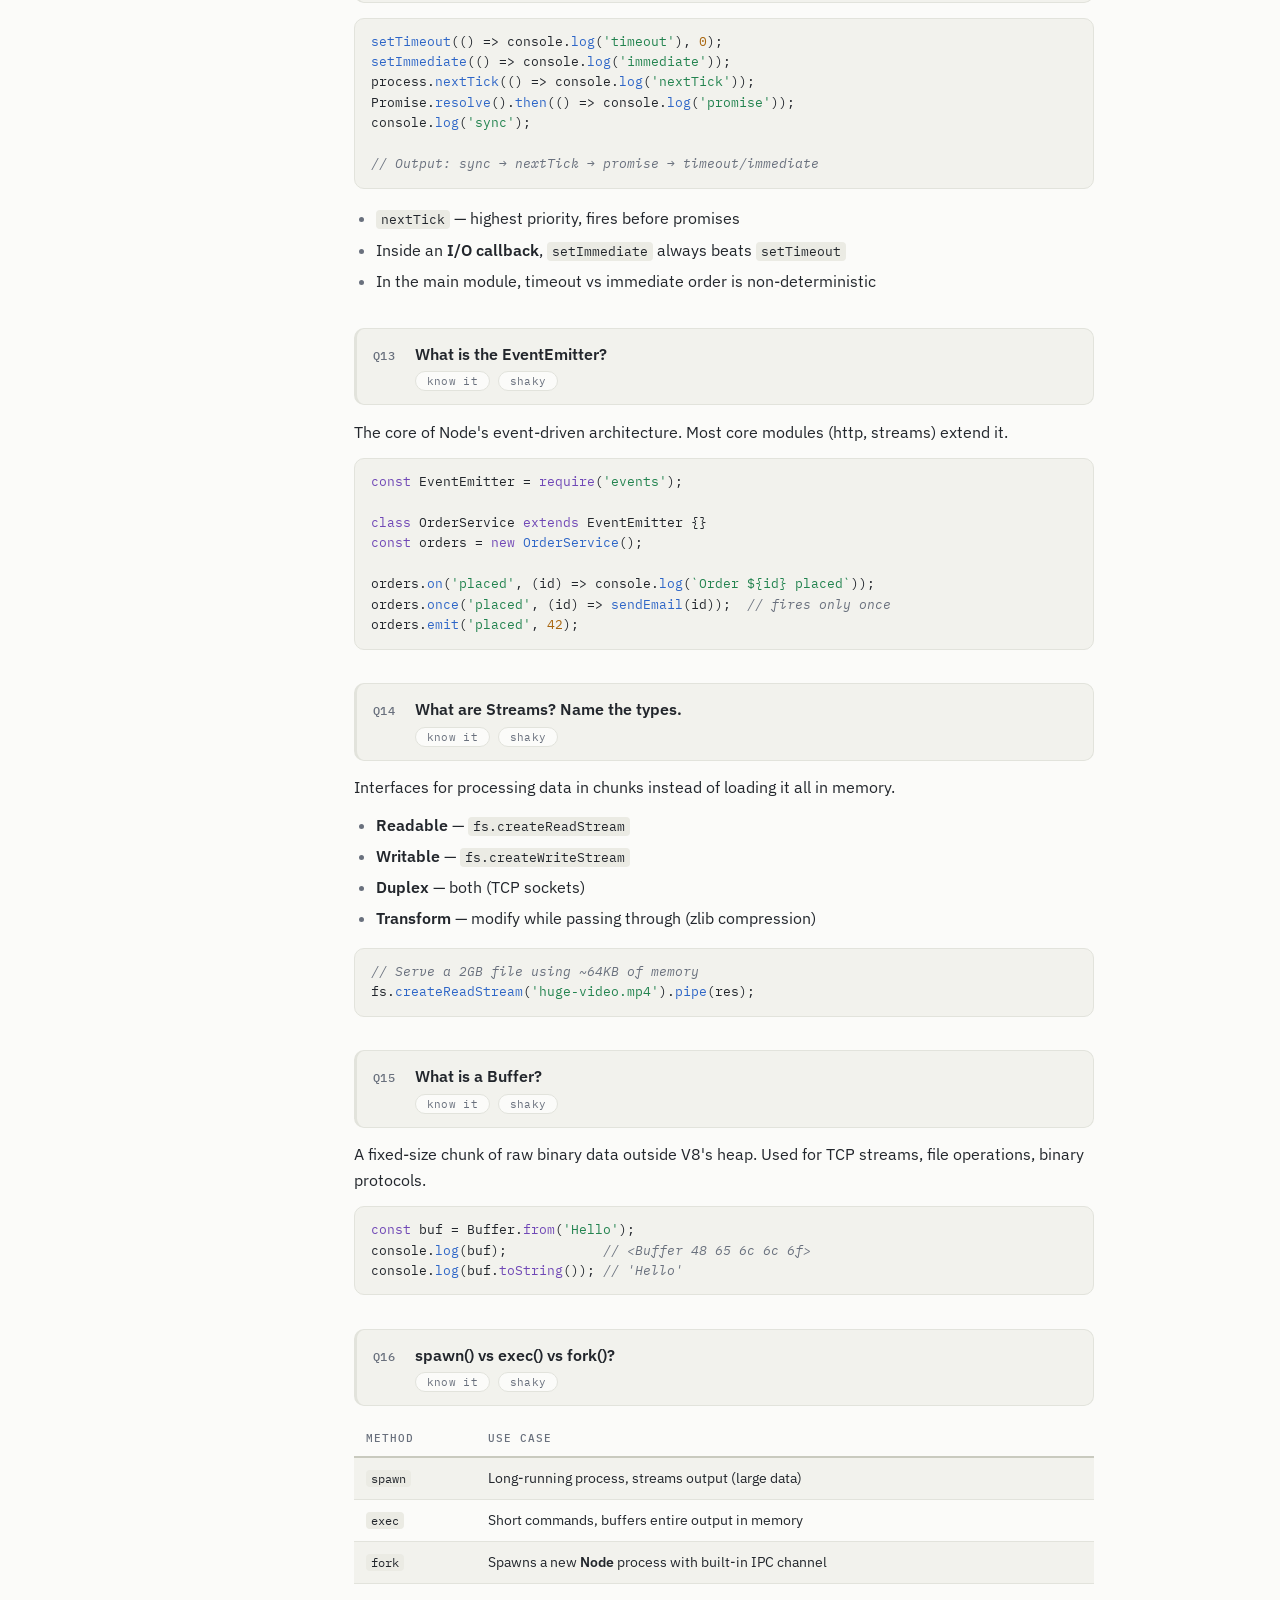
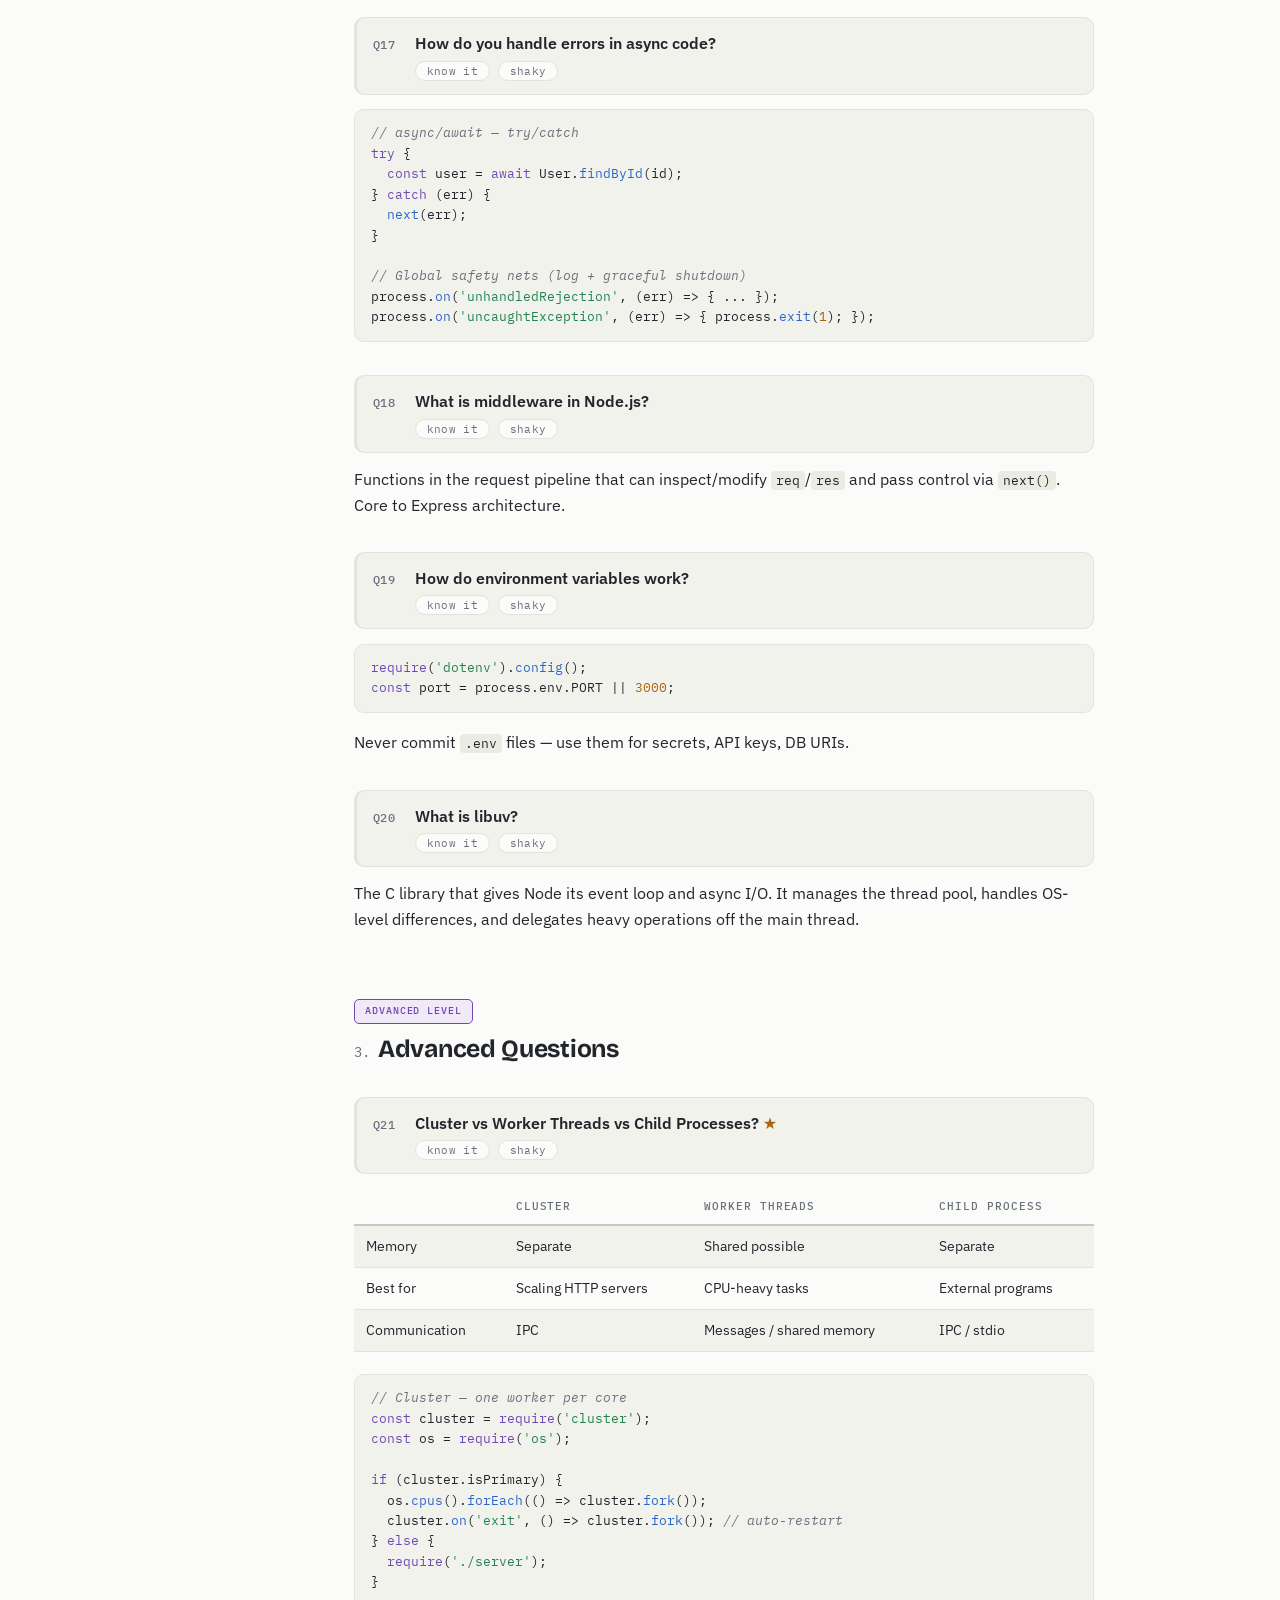
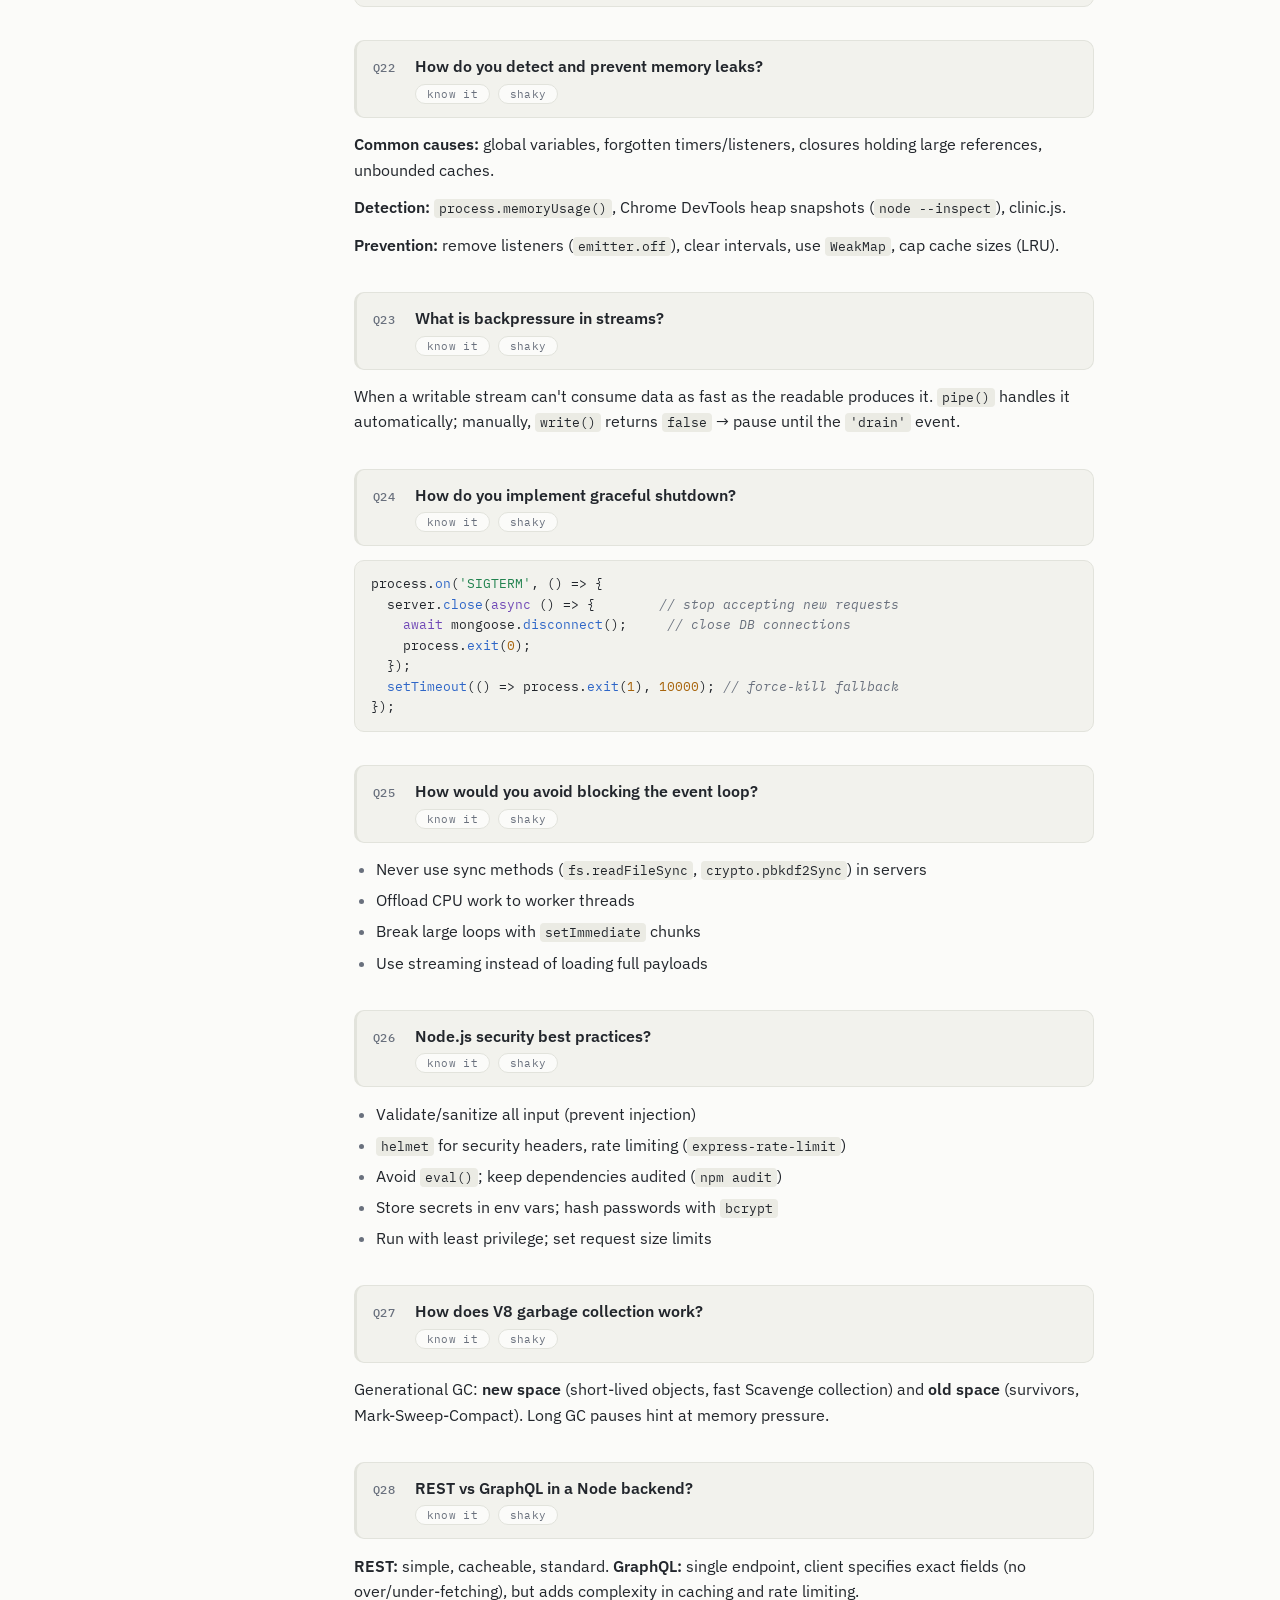
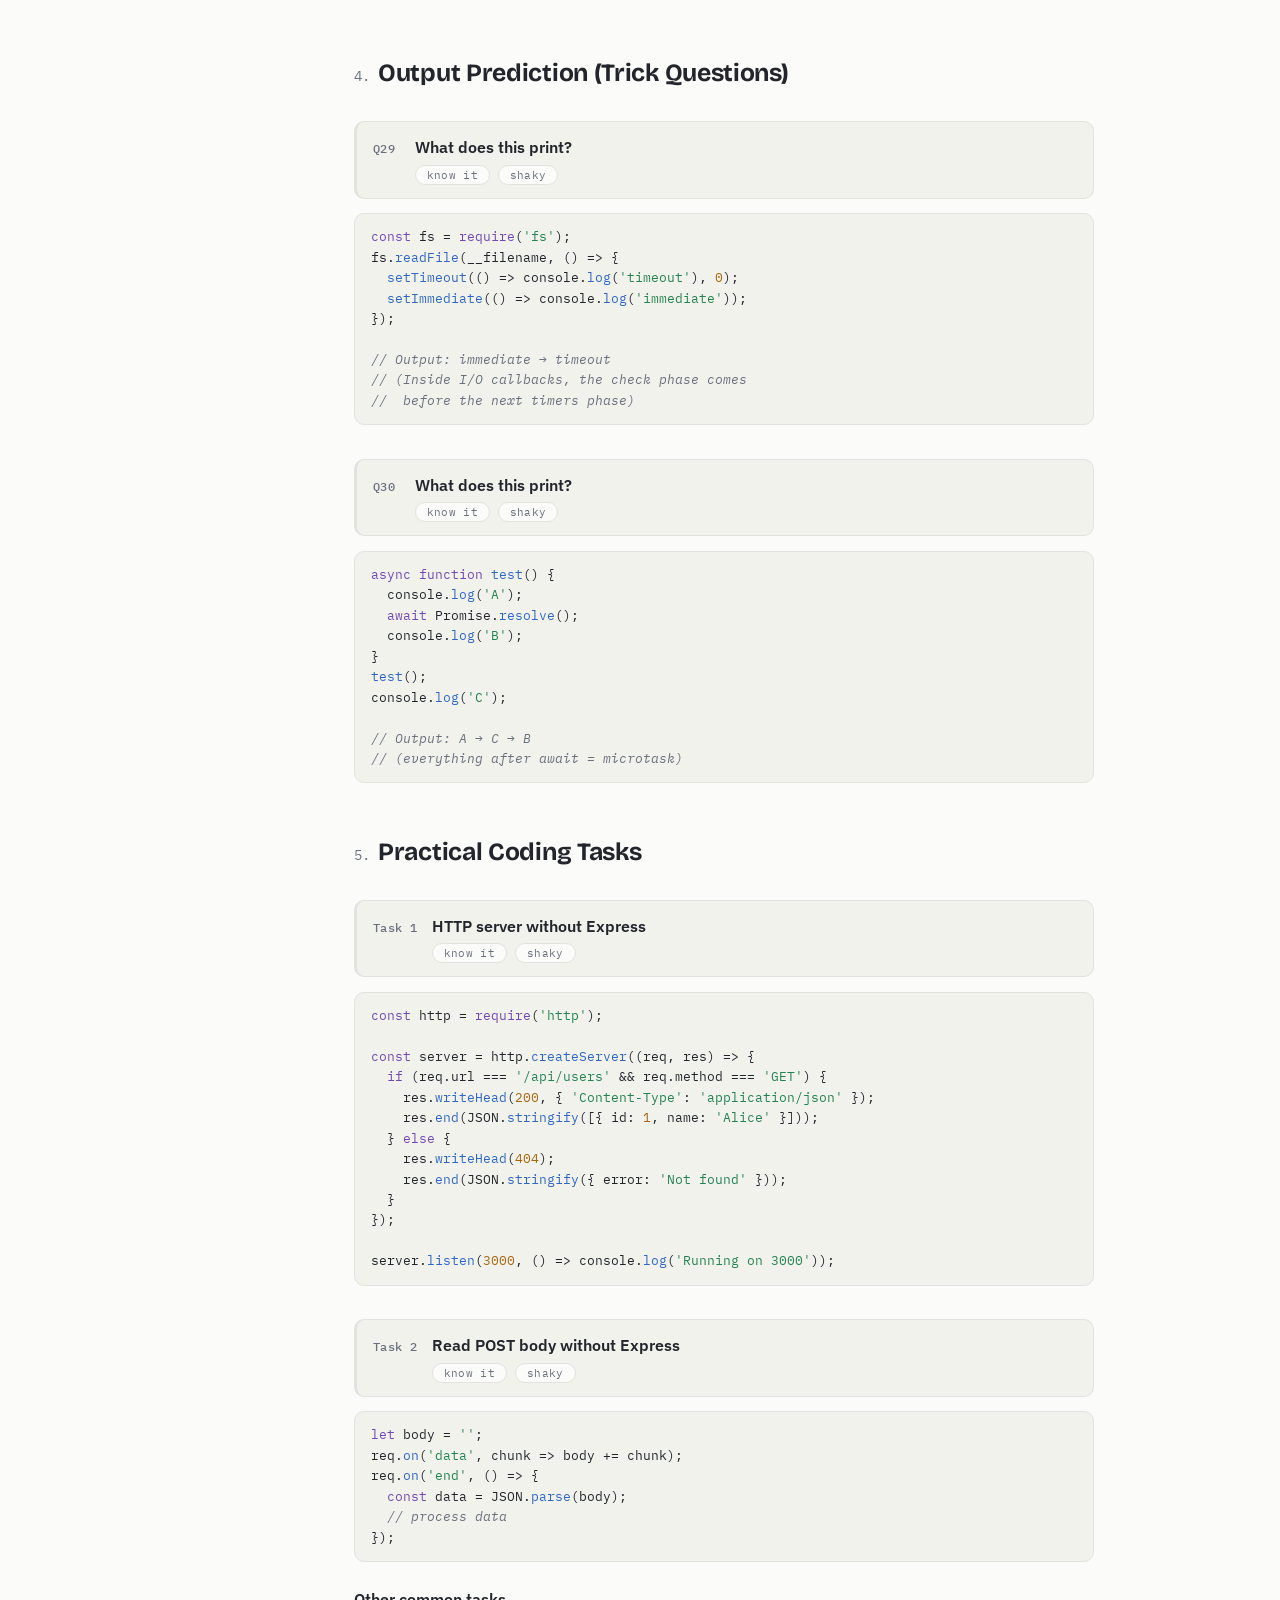
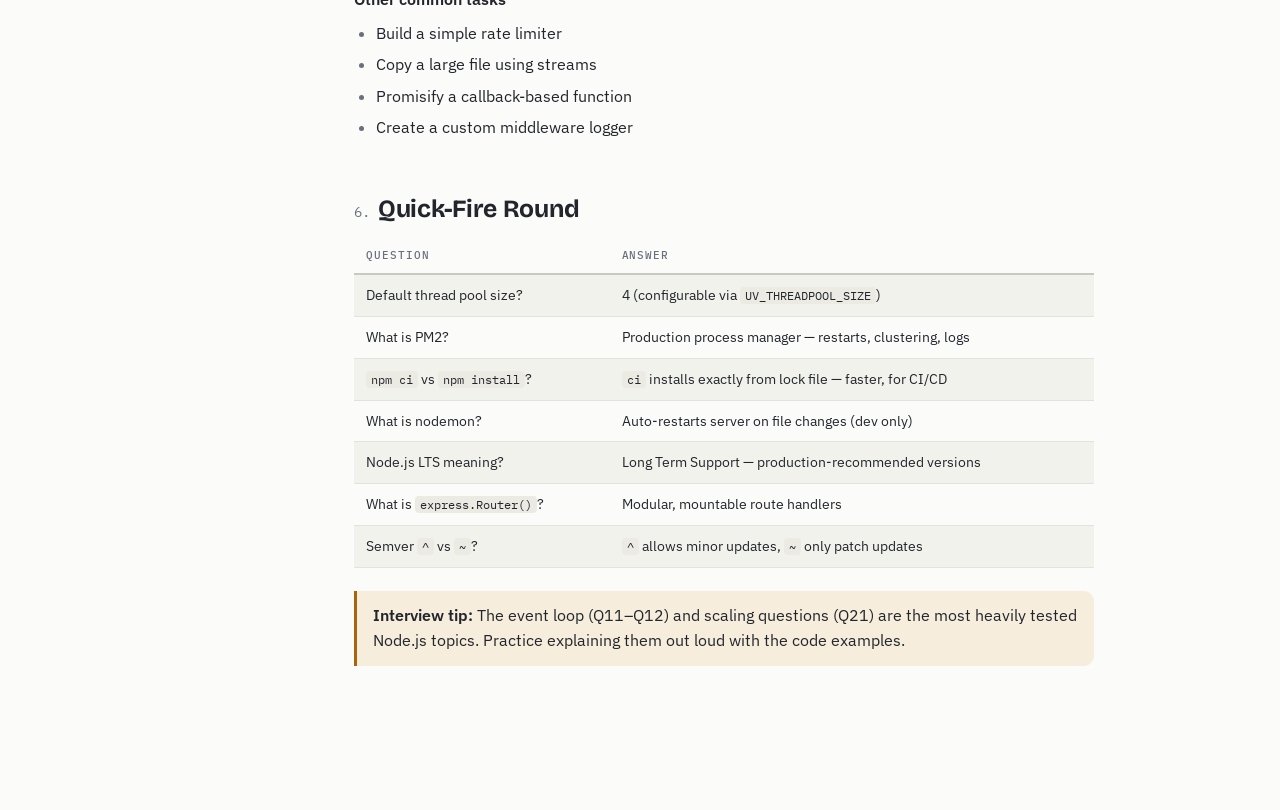
<file: nodejs-interview.html>
<!doctype html>
<html lang="en">
  <head>
    <meta charset="UTF-8" />
    <meta name="viewport" content="width=device-width, initial-scale=1.0" />
    <title>Node.js Interview Questions — Complete Guide</title>
    <link rel="preconnect" href="https://fonts.googleapis.com" />
    <link rel="preconnect" href="https://fonts.gstatic.com" crossorigin />
    <link
      href="https://fonts.googleapis.com/css2?family=Bricolage+Grotesque:wght@600;700;800&family=IBM+Plex+Sans:wght@400;500;600&family=IBM+Plex+Mono:wght@400;500&display=swap"
      rel="stylesheet"
    />
    <link
      rel="icon"
      href="data:image/svg+xml,%3Csvg xmlns='http://www.w3.org/2000/svg' viewBox='0 0 32 32'%3E%3Crect width='32' height='32' rx='7' fill='%237048B6'/%3E%3Cpath d='M9 11l5 5-5 5' stroke='%23fff' stroke-width='2.6' fill='none' stroke-linecap='round' stroke-linejoin='round'/%3E%3Cpath d='M17.5 21.5h6' stroke='%23fff' stroke-width='2.6' stroke-linecap='round'/%3E%3C/svg%3E"
    />
    <link rel="stylesheet" href="assets/styles.css" />
    <script>
      // set theme before first paint
      (function () {
        var d = document.documentElement;
        d.className += " js";
        var t = null;
        try {
          t = localStorage.getItem("prep.theme");
        } catch (e) {}
        if (t !== "day" && t !== "night") {
          t =
            window.matchMedia &&
            window.matchMedia("(prefers-color-scheme: dark)").matches
              ? "night"
              : "day";
        }
        d.setAttribute("data-theme", t);
      })();
    </script>
    <script src="assets/app.js" defer></script>
  </head>
  <body class="page page--guide" data-topic="node">
    <header class="topbar">
      <a class="topbar__brand" href="index.html">MERN <span>Prep</span></a>
      <nav class="topbar__nav" aria-label="Site">
        <a href="index.html#guides">Guides</a>
        <a href="index.html#learn">Learn</a>
        <a href="index.html#practice">Practice</a>
      </nav>
      <div class="theme-switch" role="group" aria-label="Color theme">
        <button type="button" class="theme-switch__opt" data-set-theme="day">
          day
        </button>
        <button type="button" class="theme-switch__opt" data-set-theme="night">
          night
        </button>
      </div>
    </header>

    <!-- ============ COVER ============ -->
    <div class="cover">
      <h1>Node.js<br />Interview Questions</h1>
      <p>Complete Guide with Answers &amp; Code Examples</p>
      <p style="margin-top: 10px">
        Beginner &bull; Intermediate &bull; Advanced &bull; Coding Tasks
      </p>
      <div class="badge">30+ Questions Covered</div>
    </div>

    <!-- ============ BEGINNER ============ -->
    <span class="level beginner">BEGINNER LEVEL</span>
    <h1>1. Beginner Questions</h1>

    <div class="q">Q1: What is Node.js?</div>
    <p>
      A JavaScript runtime environment built on Chrome's V8 engine that executes
      JS outside the browser. It uses an event-driven, non-blocking I/O model,
      making it ideal for scalable network applications.
    </p>

    <div class="q">Q2: How is Node.js different from browser JavaScript?</div>
    <ul>
      <li>
        No DOM/window; instead has <code>global</code>, <code>process</code>,
        <code>Buffer</code>
      </li>
      <li>Access to file system, network, OS</li>
      <li>Module systems (CommonJS/ESM) built-in</li>
      <li>No browser security sandbox</li>
    </ul>

    <div class="q">Q3: Is Node.js single-threaded?</div>
    <p>
      The <strong>event loop is single-threaded</strong>, but Node uses the
      <strong>libuv thread pool</strong> (default 4 threads) behind the scenes
      for file I/O, DNS, and crypto operations. So: single-threaded JS
      execution, multi-threaded under the hood.
    </p>

    <div class="q">Q4: package.json vs package-lock.json?</div>
    <ul>
      <li>
        <code>package.json</code> — project metadata, dependency
        <strong>ranges</strong> (<code>^4.18.0</code>)
      </li>
      <li>
        <code>package-lock.json</code> — <strong>exact</strong> versions of the
        entire dependency tree, ensuring identical installs across machines
      </li>
    </ul>

    <div class="q">Q5: dependencies vs devDependencies?</div>
    <ul>
      <li><code>dependencies</code> — needed at runtime (express, mongoose)</li>
      <li>
        <code>devDependencies</code> — development only (nodemon, jest, eslint)
      </li>
    </ul>

    <div class="q">Q6: CommonJS vs ES Modules?</div>
    <pre><code>// CommonJS — synchronous, dynamic
const fs = require('fs');
module.exports = { myFunc };

// ES Modules — asynchronous, static, tree-shakeable
import fs from 'fs';
export default myFunc;</code></pre>

    <div class="q">Q7: What is callback hell and how do you avoid it?</div>
    <p>
      Deeply nested callbacks that become unreadable. Solutions:
      <strong>Promises</strong>, <strong>async/await</strong>, modularizing
      functions.
    </p>

    <div class="q">Q8: What are __dirname and __filename?</div>
    <p>
      <code>__dirname</code> = absolute path of the current directory;
      <code>__filename</code> = absolute path of the current file. (Not
      available in ES modules — use <code>import.meta.url</code> instead.)
    </p>

    <div class="q">Q9: Synchronous vs asynchronous fs methods?</div>
    <pre><code>const data = fs.readFileSync('file.txt');        // blocks event loop ❌
fs.readFile('file.txt', (err, data) => {...});   // non-blocking ✅
const data = await fs.promises.readFile('file.txt'); // modern ✅</code></pre>

    <div class="q">Q10: What is REPL?</div>
    <p>
      Read-Eval-Print-Loop — the interactive shell you get by typing
      <code>node</code> in the terminal.
    </p>

    <!-- ============ INTERMEDIATE ============ -->
    <div class="section"></div>
    <span class="level intermediate">INTERMEDIATE LEVEL</span>
    <h1>2. Intermediate Questions</h1>

    <div class="q">
      Q11: Explain the Event Loop phases. <span class="star">★ Most asked</span>
    </div>
    <p>The event loop cycles through these phases:</p>
    <ol>
      <li>
        <strong>Timers</strong> — executes <code>setTimeout</code> /
        <code>setInterval</code> callbacks
      </li>
      <li><strong>Pending callbacks</strong> — deferred I/O callbacks</li>
      <li><strong>Idle/prepare</strong> — internal use</li>
      <li>
        <strong>Poll</strong> — retrieves new I/O events; executes I/O callbacks
      </li>
      <li>
        <strong>Check</strong> — executes <code>setImmediate</code> callbacks
      </li>
      <li>
        <strong>Close callbacks</strong> — e.g., <code>socket.on('close')</code>
      </li>
    </ol>
    <p>
      Between every phase, Node drains <strong>microtask queues</strong>: first
      the <code>process.nextTick</code> queue, then the Promise queue.
    </p>

    <div class="q">
      Q12: process.nextTick() vs setImmediate() vs setTimeout(fn, 0)?
    </div>
    <pre><code>setTimeout(() => console.log('timeout'), 0);
setImmediate(() => console.log('immediate'));
process.nextTick(() => console.log('nextTick'));
Promise.resolve().then(() => console.log('promise'));
console.log('sync');

// Output: sync → nextTick → promise → timeout/immediate</code></pre>
    <ul>
      <li><code>nextTick</code> — highest priority, fires before promises</li>
      <li>
        Inside an <strong>I/O callback</strong>,
        <code>setImmediate</code> always beats <code>setTimeout</code>
      </li>
      <li>
        In the main module, timeout vs immediate order is non-deterministic
      </li>
    </ul>

    <div class="q">Q13: What is the EventEmitter?</div>
    <p>
      The core of Node's event-driven architecture. Most core modules (http,
      streams) extend it.
    </p>
    <pre><code>const EventEmitter = require('events');

class OrderService extends EventEmitter {}
const orders = new OrderService();

orders.on('placed', (id) => console.log(`Order ${id} placed`));
orders.once('placed', (id) => sendEmail(id));  // fires only once
orders.emit('placed', 42);</code></pre>

    <div class="q">Q14: What are Streams? Name the types.</div>
    <p>
      Interfaces for processing data in chunks instead of loading it all in
      memory.
    </p>
    <ul>
      <li><strong>Readable</strong> — <code>fs.createReadStream</code></li>
      <li><strong>Writable</strong> — <code>fs.createWriteStream</code></li>
      <li><strong>Duplex</strong> — both (TCP sockets)</li>
      <li>
        <strong>Transform</strong> — modify while passing through (zlib
        compression)
      </li>
    </ul>
    <pre><code>// Serve a 2GB file using ~64KB of memory
fs.createReadStream('huge-video.mp4').pipe(res);</code></pre>

    <div class="q">Q15: What is a Buffer?</div>
    <p>
      A fixed-size chunk of raw binary data outside V8's heap. Used for TCP
      streams, file operations, binary protocols.
    </p>
    <pre><code>const buf = Buffer.from('Hello');
console.log(buf);            // &lt;Buffer 48 65 6c 6c 6f&gt;
console.log(buf.toString()); // 'Hello'</code></pre>

    <div class="q">Q16: spawn() vs exec() vs fork()?</div>
    <table>
      <tr>
        <th>Method</th>
        <th>Use case</th>
      </tr>
      <tr>
        <td><code>spawn</code></td>
        <td>Long-running process, streams output (large data)</td>
      </tr>
      <tr>
        <td><code>exec</code></td>
        <td>Short commands, buffers entire output in memory</td>
      </tr>
      <tr>
        <td><code>fork</code></td>
        <td>
          Spawns a new <strong>Node</strong> process with built-in IPC channel
        </td>
      </tr>
    </table>

    <div class="q">Q17: How do you handle errors in async code?</div>
    <pre><code>// async/await — try/catch
try {
  const user = await User.findById(id);
} catch (err) {
  next(err);
}

// Global safety nets (log + graceful shutdown)
process.on('unhandledRejection', (err) => { ... });
process.on('uncaughtException', (err) => { process.exit(1); });</code></pre>

    <div class="q">Q18: What is middleware in Node.js?</div>
    <p>
      Functions in the request pipeline that can inspect/modify
      <code>req</code>/<code>res</code> and pass control via
      <code>next()</code>. Core to Express architecture.
    </p>

    <div class="q">Q19: How do environment variables work?</div>
    <pre><code>require('dotenv').config();
const port = process.env.PORT || 3000;</code></pre>
    <p>
      Never commit <code>.env</code> files — use them for secrets, API keys, DB
      URIs.
    </p>

    <div class="q">Q20: What is libuv?</div>
    <p>
      The C library that gives Node its event loop and async I/O. It manages the
      thread pool, handles OS-level differences, and delegates heavy operations
      off the main thread.
    </p>

    <!-- ============ ADVANCED ============ -->
    <div class="section"></div>
    <span class="level advanced">ADVANCED LEVEL</span>
    <h1>3. Advanced Questions</h1>

    <div class="q">
      Q21: Cluster vs Worker Threads vs Child Processes?
      <span class="star">★</span>
    </div>
    <table>
      <tr>
        <th></th>
        <th>Cluster</th>
        <th>Worker Threads</th>
        <th>Child Process</th>
      </tr>
      <tr>
        <td>Memory</td>
        <td>Separate</td>
        <td>Shared possible</td>
        <td>Separate</td>
      </tr>
      <tr>
        <td>Best for</td>
        <td>Scaling HTTP servers</td>
        <td>CPU-heavy tasks</td>
        <td>External programs</td>
      </tr>
      <tr>
        <td>Communication</td>
        <td>IPC</td>
        <td>Messages / shared memory</td>
        <td>IPC / stdio</td>
      </tr>
    </table>
    <pre><code>// Cluster — one worker per core
const cluster = require('cluster');
const os = require('os');

if (cluster.isPrimary) {
  os.cpus().forEach(() => cluster.fork());
  cluster.on('exit', () => cluster.fork()); // auto-restart
} else {
  require('./server');
}</code></pre>

    <div class="q">Q22: How do you detect and prevent memory leaks?</div>
    <p>
      <strong>Common causes:</strong> global variables, forgotten
      timers/listeners, closures holding large references, unbounded caches.
    </p>
    <p>
      <strong>Detection:</strong> <code>process.memoryUsage()</code>, Chrome
      DevTools heap snapshots (<code>node --inspect</code>), clinic.js.
    </p>
    <p>
      <strong>Prevention:</strong> remove listeners (<code>emitter.off</code>),
      clear intervals, use <code>WeakMap</code>, cap cache sizes (LRU).
    </p>

    <div class="q">Q23: What is backpressure in streams?</div>
    <p>
      When a writable stream can't consume data as fast as the readable produces
      it. <code>pipe()</code> handles it automatically; manually,
      <code>write()</code> returns <code>false</code> → pause until the
      <code>'drain'</code> event.
    </p>

    <div class="q">Q24: How do you implement graceful shutdown?</div>
    <pre><code>process.on('SIGTERM', () => {
  server.close(async () => {        // stop accepting new requests
    await mongoose.disconnect();     // close DB connections
    process.exit(0);
  });
  setTimeout(() => process.exit(1), 10000); // force-kill fallback
});</code></pre>

    <div class="q">Q25: How would you avoid blocking the event loop?</div>
    <ul>
      <li>
        Never use sync methods (<code>fs.readFileSync</code>,
        <code>crypto.pbkdf2Sync</code>) in servers
      </li>
      <li>Offload CPU work to worker threads</li>
      <li>Break large loops with <code>setImmediate</code> chunks</li>
      <li>Use streaming instead of loading full payloads</li>
    </ul>

    <div class="q">Q26: Node.js security best practices?</div>
    <ul>
      <li>Validate/sanitize all input (prevent injection)</li>
      <li>
        <code>helmet</code> for security headers, rate limiting
        (<code>express-rate-limit</code>)
      </li>
      <li>
        Avoid <code>eval()</code>; keep dependencies audited (<code
          >npm audit</code
        >)
      </li>
      <li>
        Store secrets in env vars; hash passwords with <code>bcrypt</code>
      </li>
      <li>Run with least privilege; set request size limits</li>
    </ul>

    <div class="q">Q27: How does V8 garbage collection work?</div>
    <p>
      Generational GC: <strong>new space</strong> (short-lived objects, fast
      Scavenge collection) and <strong>old space</strong> (survivors,
      Mark-Sweep-Compact). Long GC pauses hint at memory pressure.
    </p>

    <div class="q">Q28: REST vs GraphQL in a Node backend?</div>
    <p>
      <strong>REST:</strong> simple, cacheable, standard.
      <strong>GraphQL:</strong> single endpoint, client specifies exact fields
      (no over/under-fetching), but adds complexity in caching and rate
      limiting.
    </p>

    <!-- ============ OUTPUT PREDICTION ============ -->
    <div class="section"></div>
    <h1>4. Output Prediction (Trick Questions)</h1>

    <div class="q">Q29: What does this print?</div>
    <pre><code>const fs = require('fs');
fs.readFile(__filename, () => {
  setTimeout(() => console.log('timeout'), 0);
  setImmediate(() => console.log('immediate'));
});

// Output: immediate → timeout
// (Inside I/O callbacks, the check phase comes
//  before the next timers phase)</code></pre>

    <div class="q">Q30: What does this print?</div>
    <pre><code>async function test() {
  console.log('A');
  await Promise.resolve();
  console.log('B');
}
test();
console.log('C');

// Output: A → C → B
// (everything after await = microtask)</code></pre>

    <!-- ============ CODING TASKS ============ -->
    <h1>5. Practical Coding Tasks</h1>

    <div class="q">Task 1: HTTP server without Express</div>
    <pre><code>const http = require('http');

const server = http.createServer((req, res) => {
  if (req.url === '/api/users' &amp;&amp; req.method === 'GET') {
    res.writeHead(200, { 'Content-Type': 'application/json' });
    res.end(JSON.stringify([{ id: 1, name: 'Alice' }]));
  } else {
    res.writeHead(404);
    res.end(JSON.stringify({ error: 'Not found' }));
  }
});

server.listen(3000, () => console.log('Running on 3000'));</code></pre>

    <div class="q">Task 2: Read POST body without Express</div>
    <pre><code>let body = '';
req.on('data', chunk => body += chunk);
req.on('end', () => {
  const data = JSON.parse(body);
  // process data
});</code></pre>

    <h2>Other common tasks</h2>
    <ul>
      <li>Build a simple rate limiter</li>
      <li>Copy a large file using streams</li>
      <li>Promisify a callback-based function</li>
      <li>Create a custom middleware logger</li>
    </ul>

    <!-- ============ QUICK FIRE ============ -->
    <h1>6. Quick-Fire Round</h1>
    <table>
      <tr>
        <th>Question</th>
        <th>Answer</th>
      </tr>
      <tr>
        <td>Default thread pool size?</td>
        <td>4 (configurable via <code>UV_THREADPOOL_SIZE</code>)</td>
      </tr>
      <tr>
        <td>What is PM2?</td>
        <td>Production process manager — restarts, clustering, logs</td>
      </tr>
      <tr>
        <td><code>npm ci</code> vs <code>npm install</code>?</td>
        <td>
          <code>ci</code> installs exactly from lock file — faster, for CI/CD
        </td>
      </tr>
      <tr>
        <td>What is nodemon?</td>
        <td>Auto-restarts server on file changes (dev only)</td>
      </tr>
      <tr>
        <td>Node.js LTS meaning?</td>
        <td>Long Term Support — production-recommended versions</td>
      </tr>
      <tr>
        <td>What is <code>express.Router()</code>?</td>
        <td>Modular, mountable route handlers</td>
      </tr>
      <tr>
        <td>Semver <code>^</code> vs <code>~</code>?</td>
        <td>
          <code>^</code> allows minor updates, <code>~</code> only patch updates
        </td>
      </tr>
    </table>

    <div class="tip">
      <strong>Interview tip:</strong> The event loop (Q11–Q12) and scaling
      questions (Q21) are the most heavily tested Node.js topics. Practice
      explaining them out loud with the code examples.
    </div>
  </body>
</html>
</file>
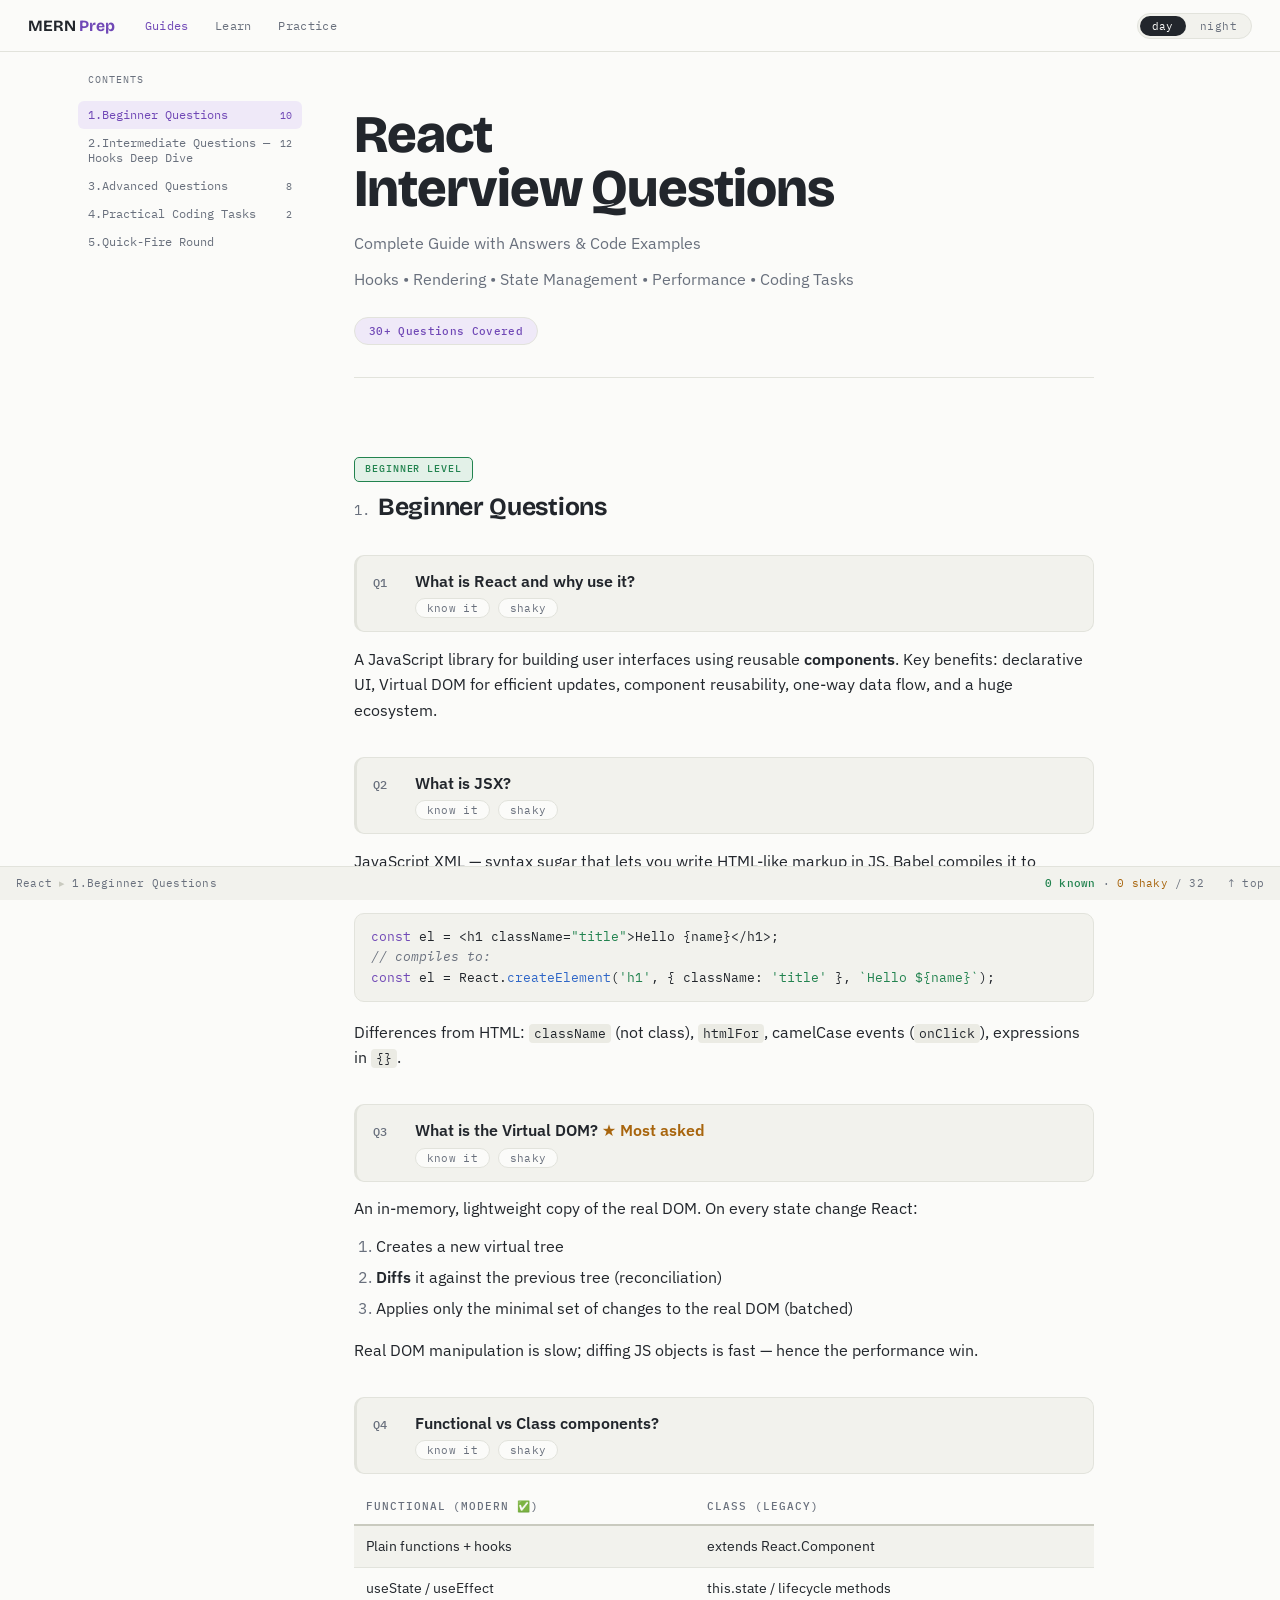
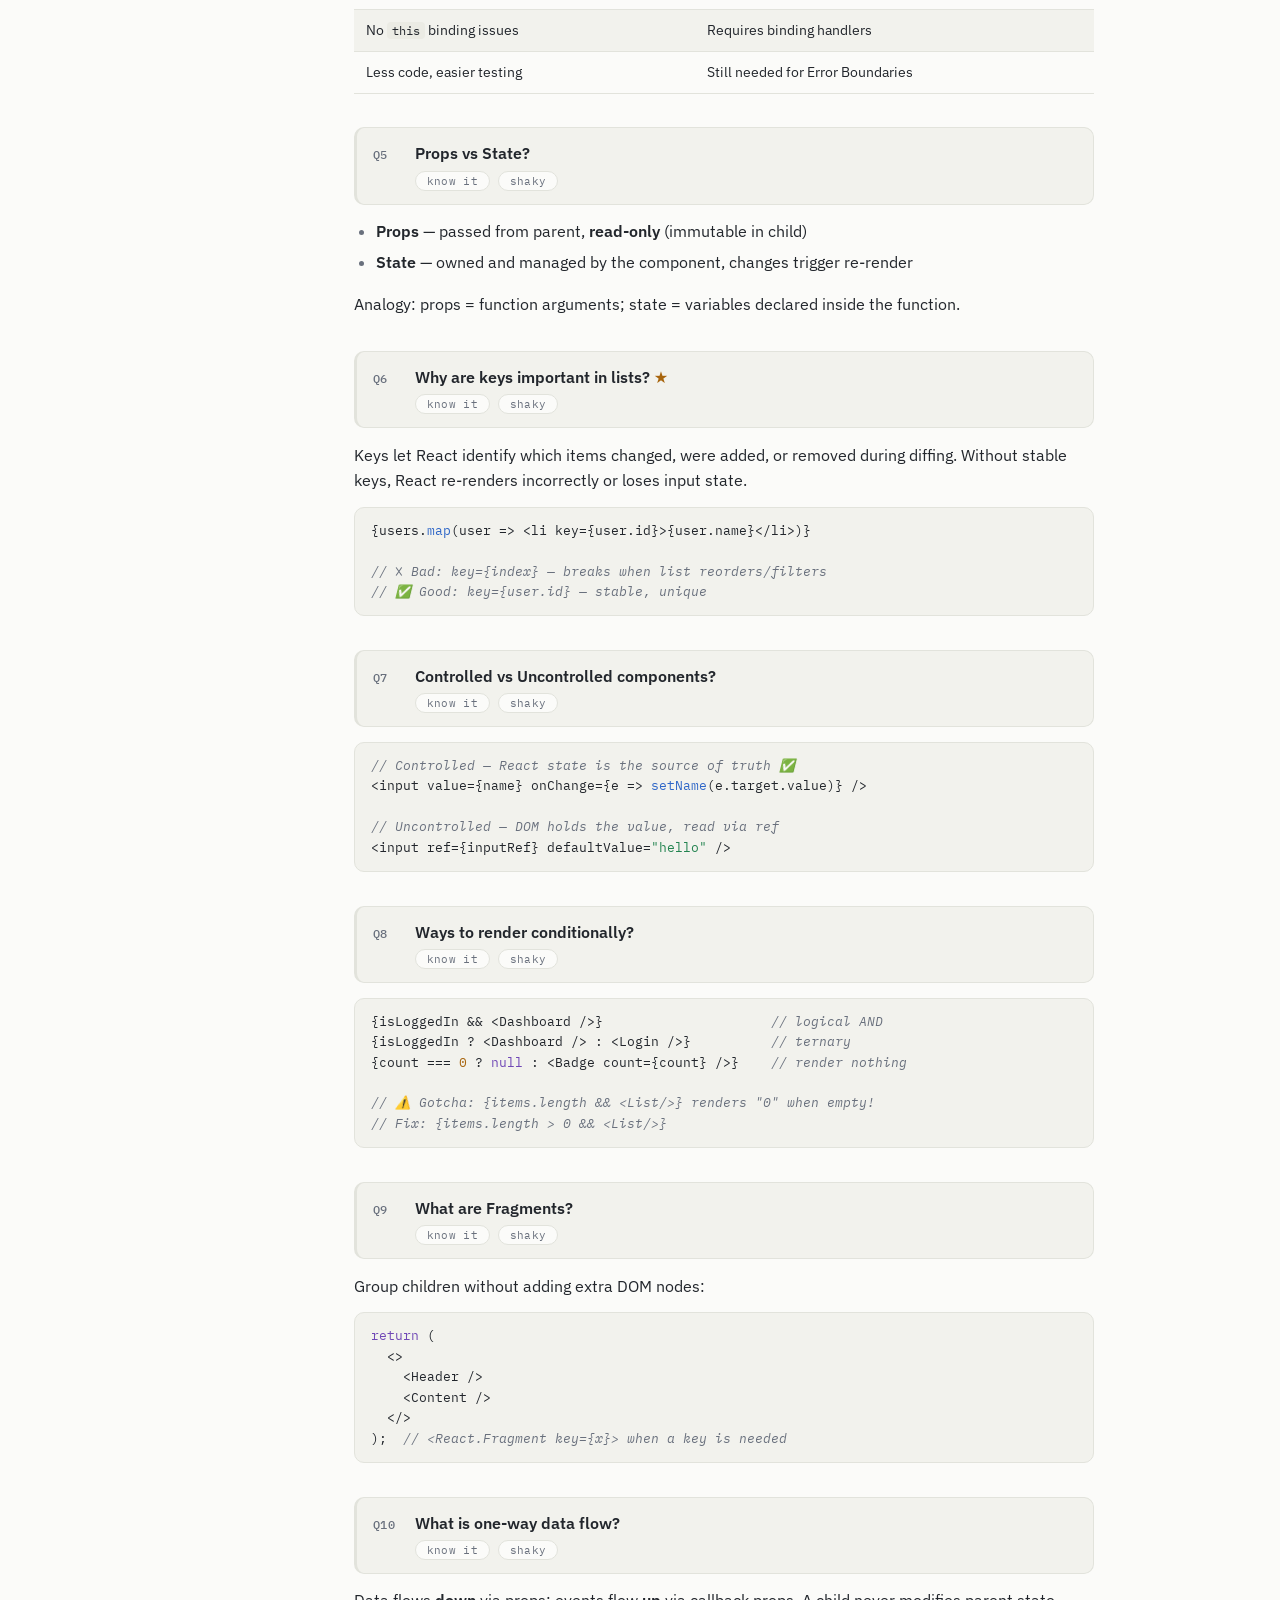
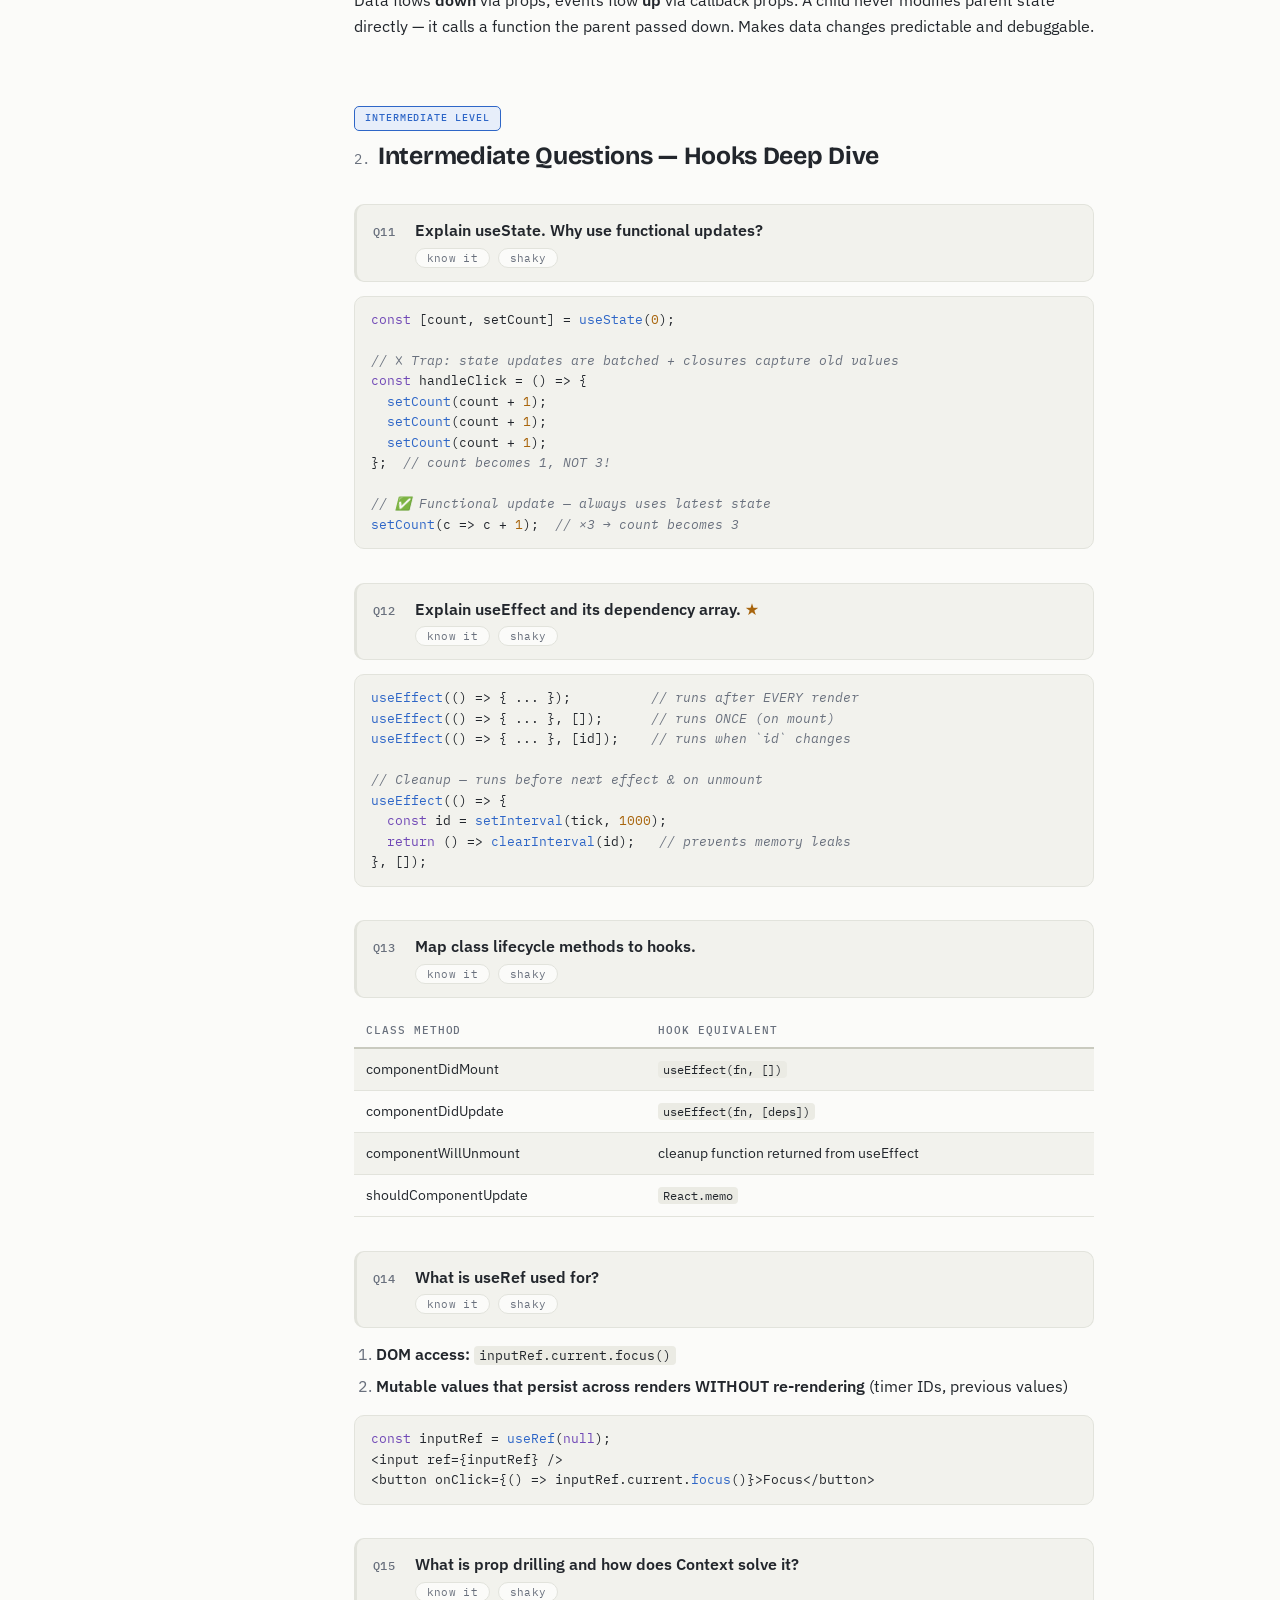
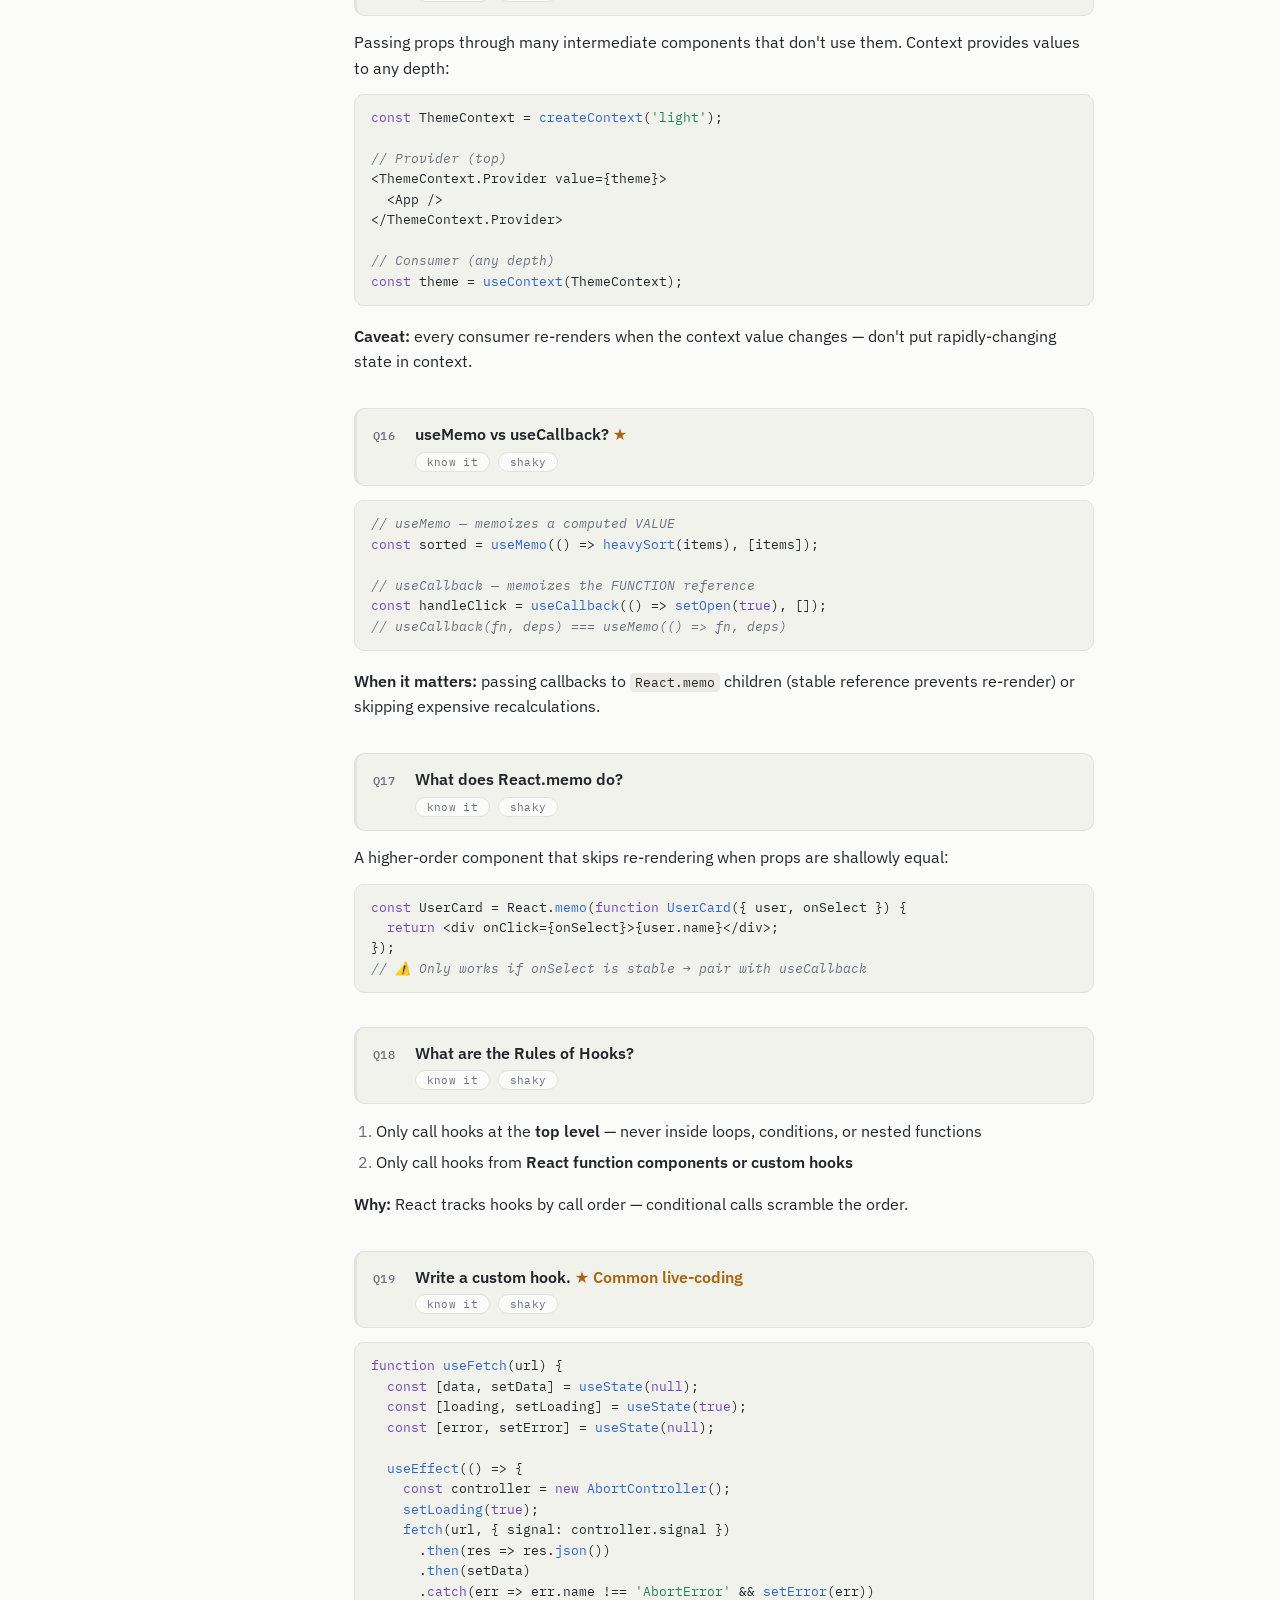
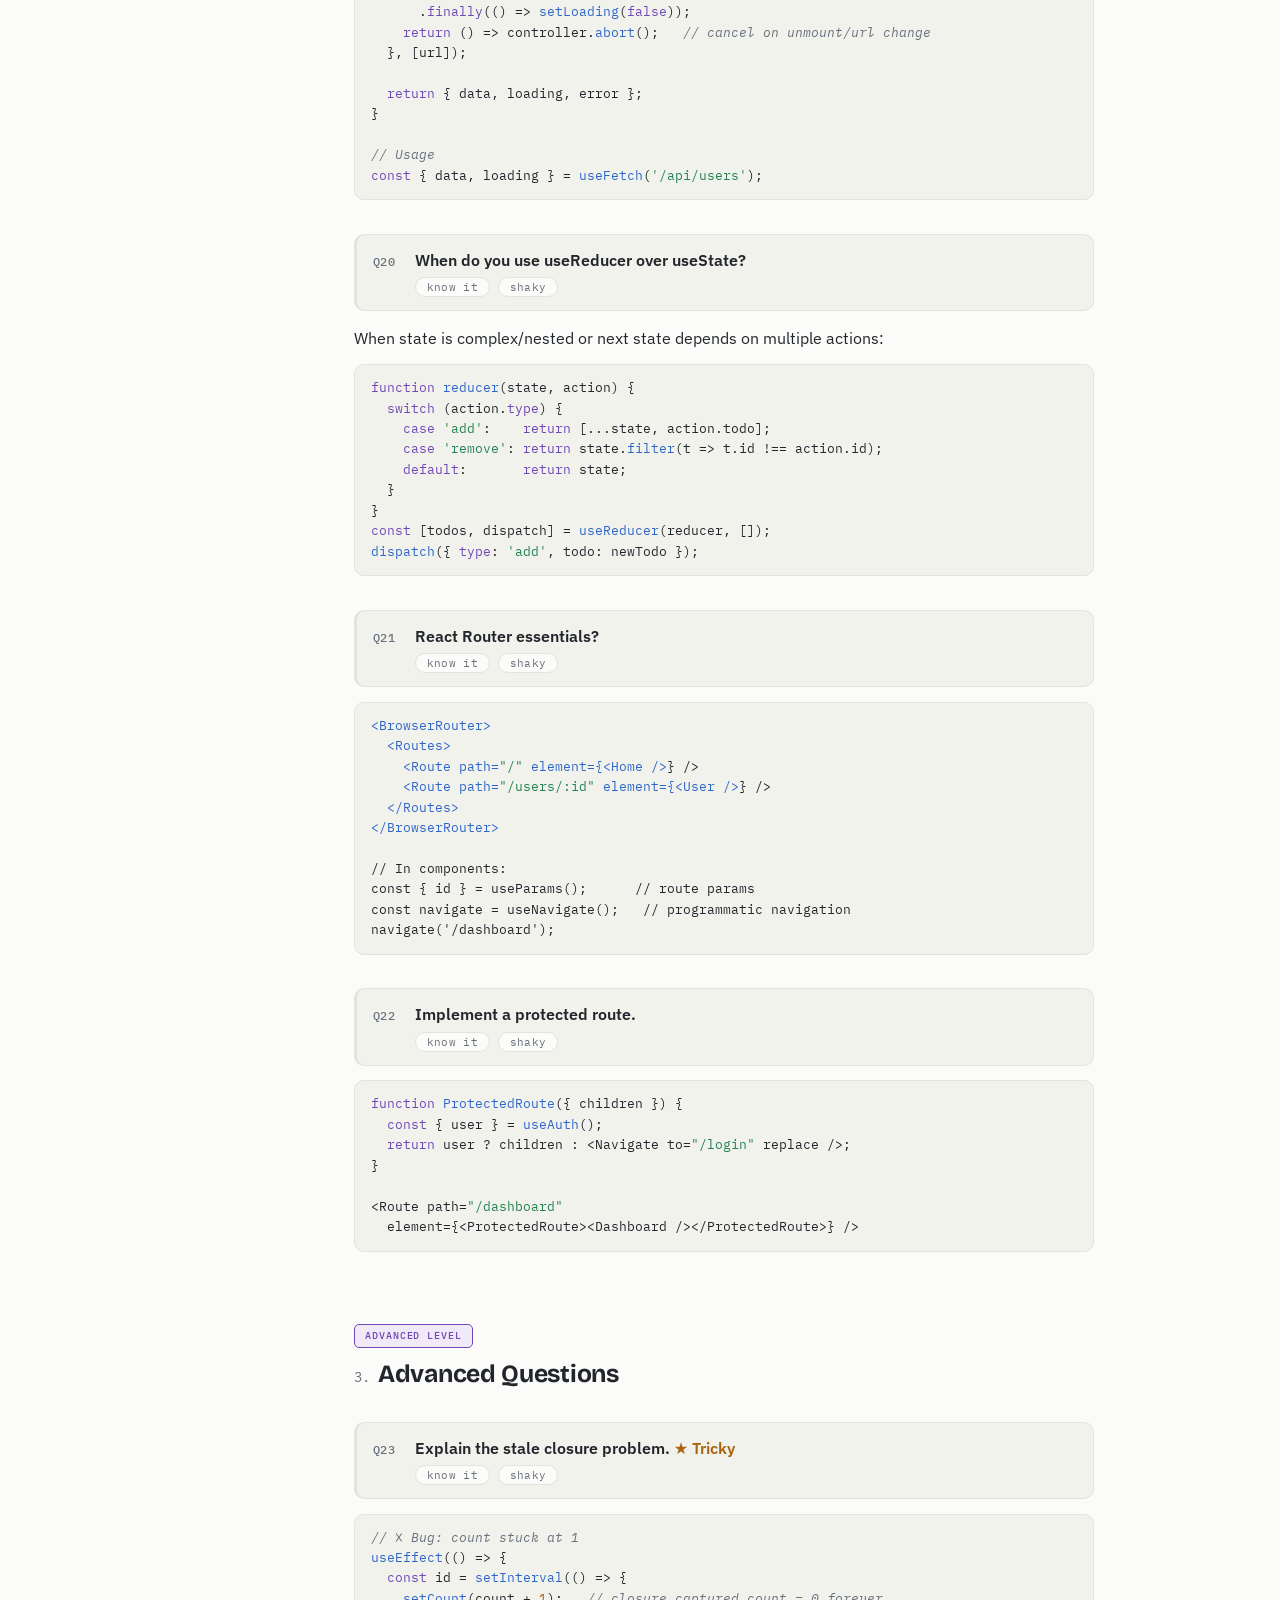
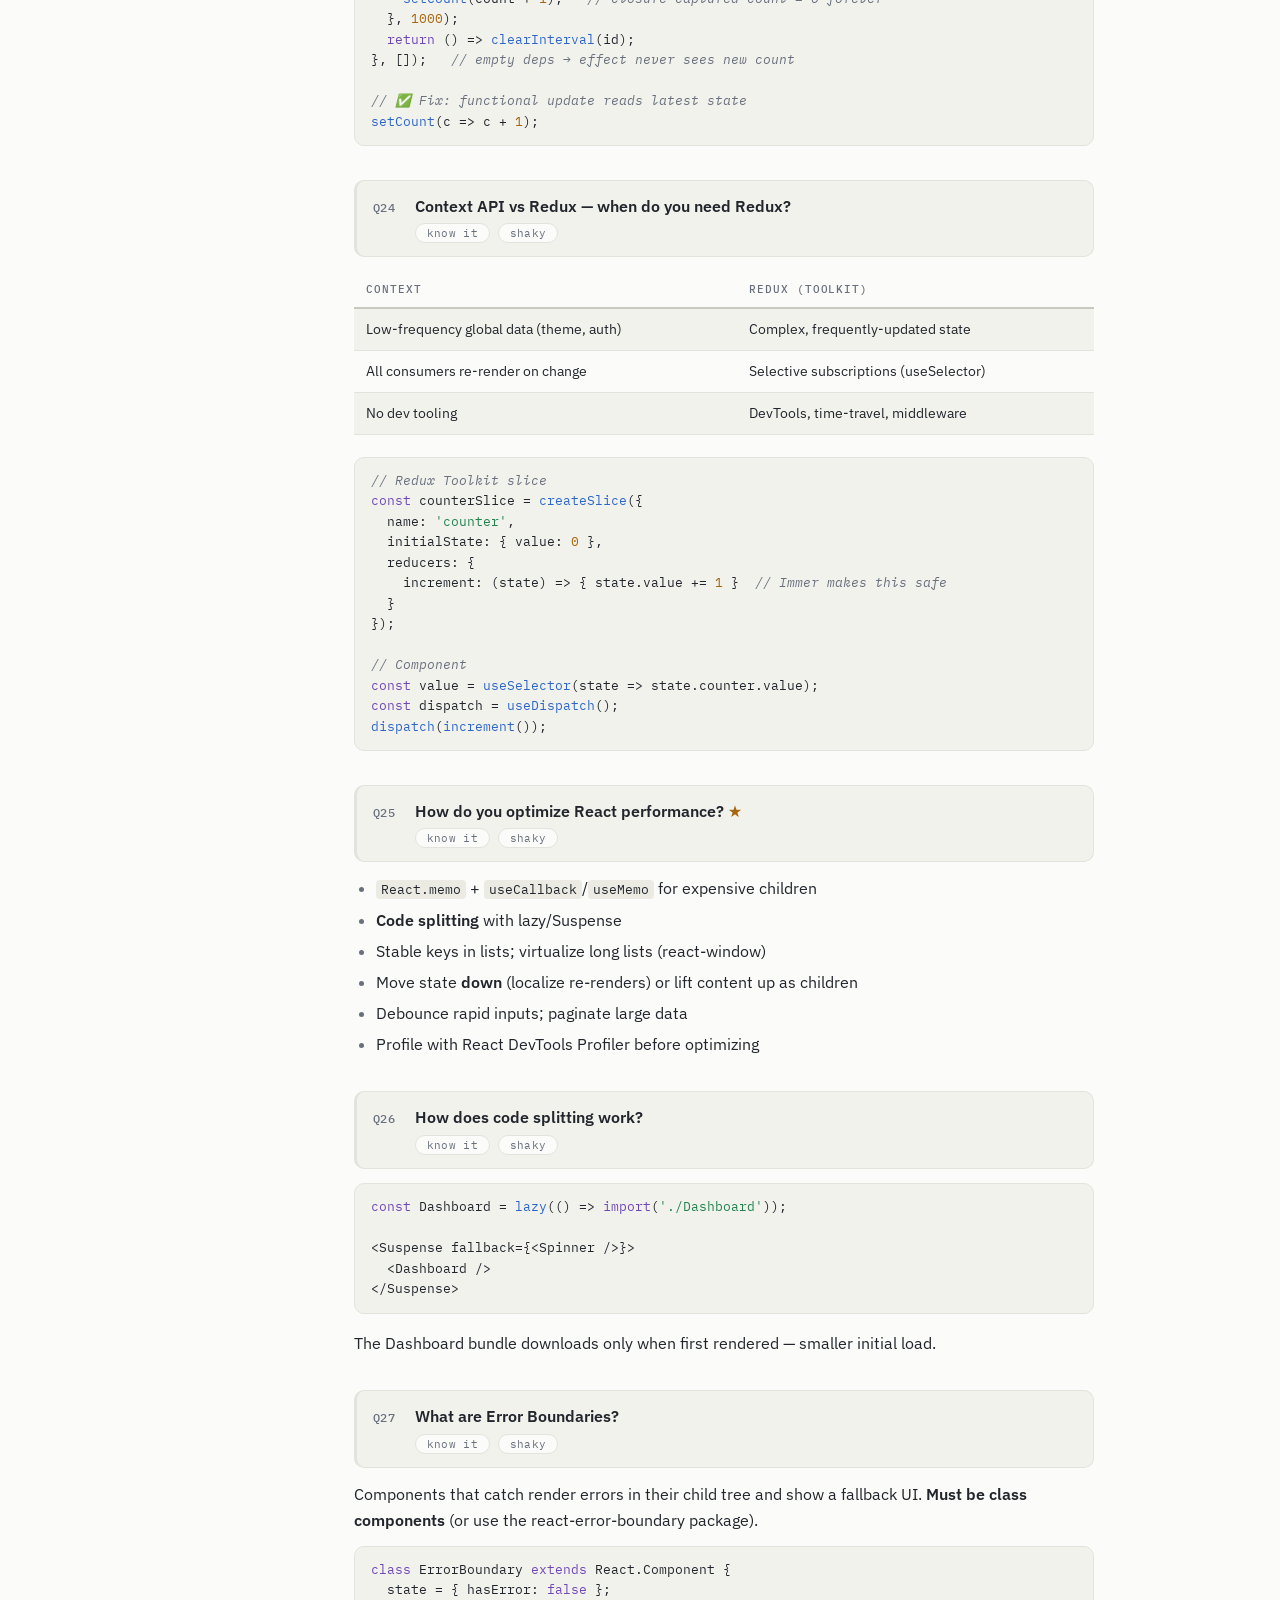
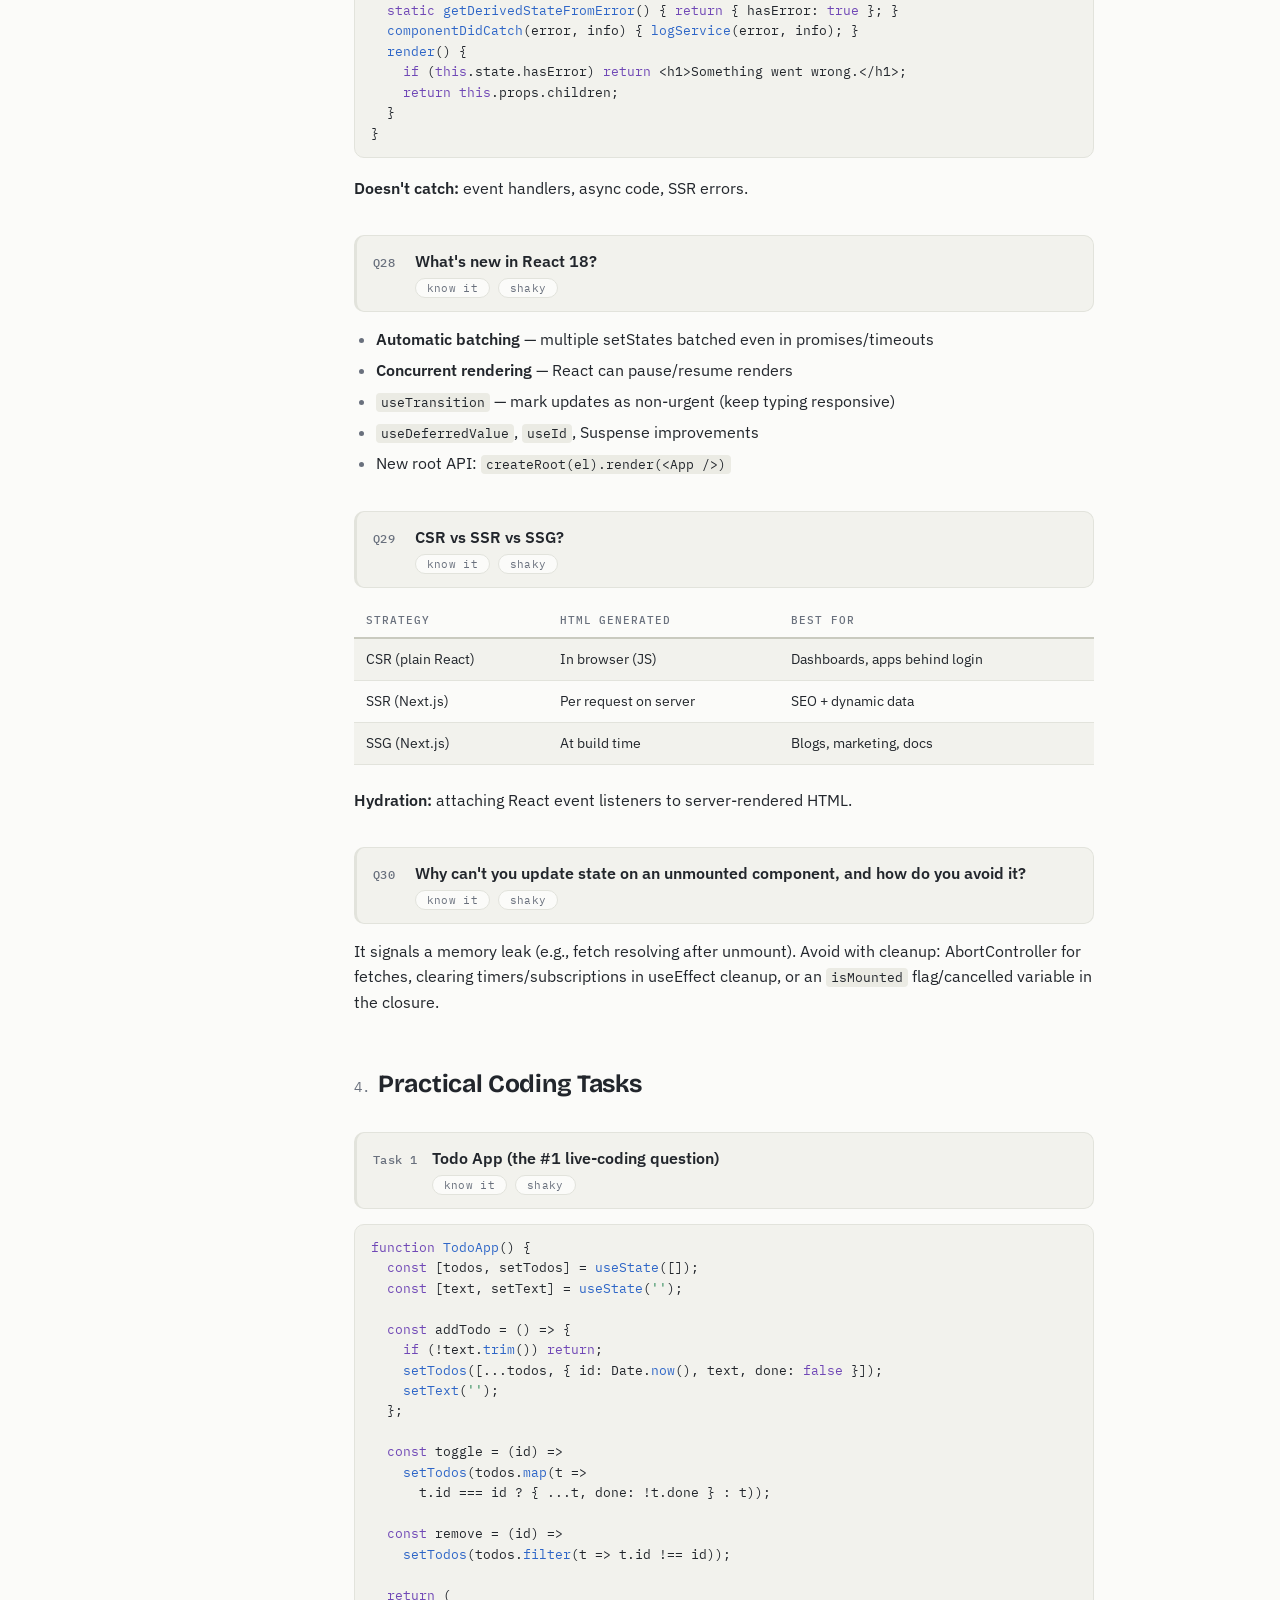
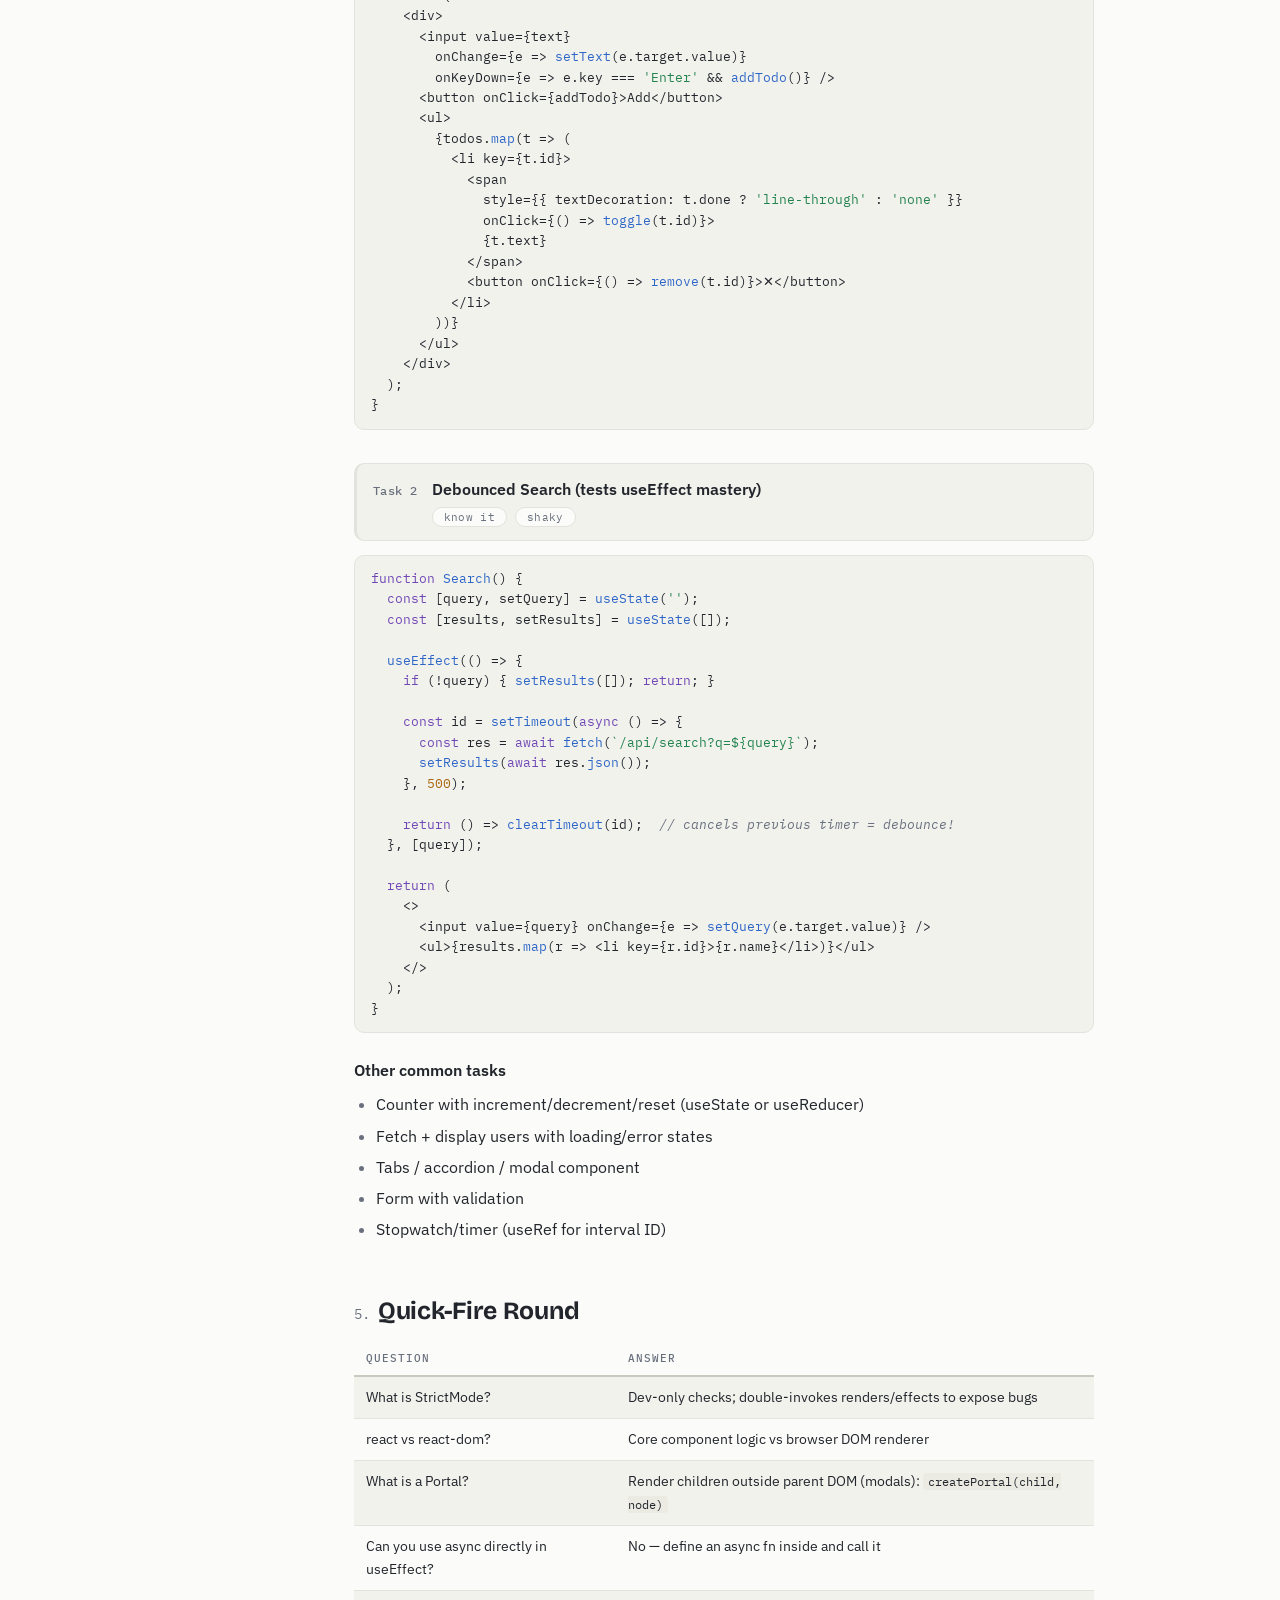
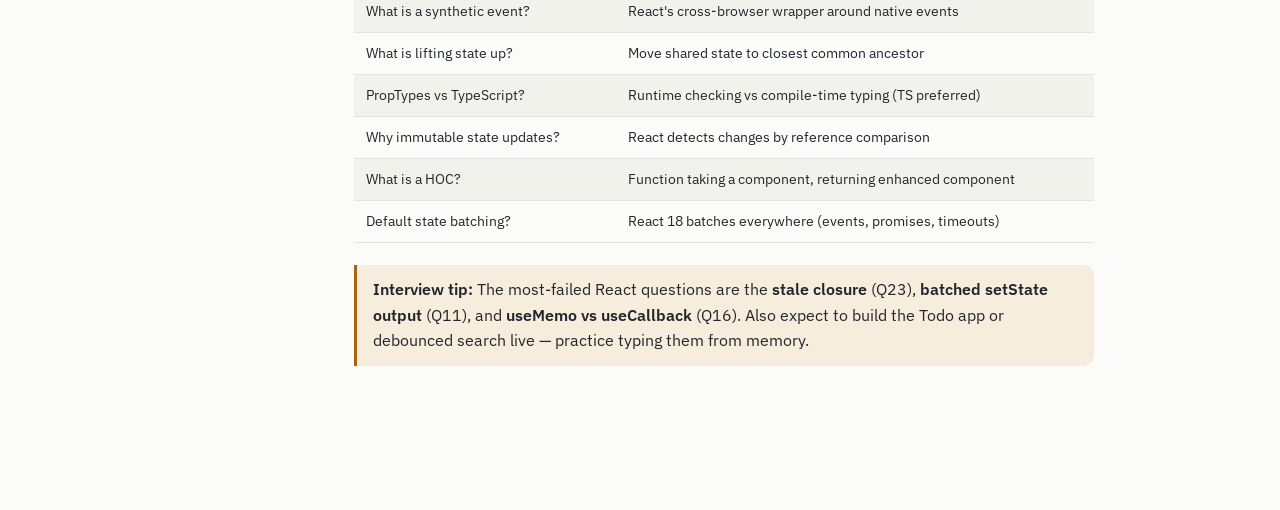
<file: react-interview.htm>
<!doctype html>
<html lang="en">
  <head>
    <meta charset="UTF-8" />
    <meta name="viewport" content="width=device-width, initial-scale=1.0" />
    <title>React Interview Questions — Complete Guide</title>
    <link rel="preconnect" href="https://fonts.googleapis.com" />
    <link rel="preconnect" href="https://fonts.gstatic.com" crossorigin />
    <link
      href="https://fonts.googleapis.com/css2?family=Bricolage+Grotesque:wght@600;700;800&family=IBM+Plex+Sans:wght@400;500;600&family=IBM+Plex+Mono:wght@400;500&display=swap"
      rel="stylesheet"
    />
    <link
      rel="icon"
      href="data:image/svg+xml,%3Csvg xmlns='http://www.w3.org/2000/svg' viewBox='0 0 32 32'%3E%3Crect width='32' height='32' rx='7' fill='%237048B6'/%3E%3Cpath d='M9 11l5 5-5 5' stroke='%23fff' stroke-width='2.6' fill='none' stroke-linecap='round' stroke-linejoin='round'/%3E%3Cpath d='M17.5 21.5h6' stroke='%23fff' stroke-width='2.6' stroke-linecap='round'/%3E%3C/svg%3E"
    />
    <link rel="stylesheet" href="assets/styles.css" />
    <script>
      // set theme before first paint
      (function () {
        var d = document.documentElement;
        d.className += " js";
        var t = null;
        try {
          t = localStorage.getItem("prep.theme");
        } catch (e) {}
        if (t !== "day" && t !== "night") {
          t =
            window.matchMedia &&
            window.matchMedia("(prefers-color-scheme: dark)").matches
              ? "night"
              : "day";
        }
        d.setAttribute("data-theme", t);
      })();
    </script>
    <script src="assets/app.js" defer></script>
  </head>
  <body class="page page--guide" data-topic="react">
    <header class="topbar">
      <a class="topbar__brand" href="index.html">MERN <span>Prep</span></a>
      <nav class="topbar__nav" aria-label="Site">
        <a href="index.html#guides">Guides</a>
        <a href="index.html#learn">Learn</a>
        <a href="index.html#practice">Practice</a>
      </nav>
      <div class="theme-switch" role="group" aria-label="Color theme">
        <button type="button" class="theme-switch__opt" data-set-theme="day">
          day
        </button>
        <button type="button" class="theme-switch__opt" data-set-theme="night">
          night
        </button>
      </div>
    </header>

    <!-- ============ COVER ============ -->
    <div class="cover">
      <h1>React<br />Interview Questions</h1>
      <p>Complete Guide with Answers &amp; Code Examples</p>
      <p style="margin-top: 10px">
        Hooks &bull; Rendering &bull; State Management &bull; Performance &bull;
        Coding Tasks
      </p>
      <div class="badge">30+ Questions Covered</div>
    </div>

    <!-- ============ BEGINNER ============ -->
    <span class="level beginner">BEGINNER LEVEL</span>
    <h1>1. Beginner Questions</h1>

    <div class="q">Q1: What is React and why use it?</div>
    <p>
      A JavaScript library for building user interfaces using reusable
      <strong>components</strong>. Key benefits: declarative UI, Virtual DOM for
      efficient updates, component reusability, one-way data flow, and a huge
      ecosystem.
    </p>

    <div class="q">Q2: What is JSX?</div>
    <p>
      JavaScript XML — syntax sugar that lets you write HTML-like markup in JS.
      Babel compiles it to <code>React.createElement()</code> calls.
    </p>
    <pre><code>const el = &lt;h1 className="title"&gt;Hello {name}&lt;/h1&gt;;
// compiles to:
const el = React.createElement('h1', { className: 'title' }, `Hello ${name}`);</code></pre>
    <p>
      Differences from HTML: <code>className</code> (not class),
      <code>htmlFor</code>, camelCase events (<code>onClick</code>), expressions
      in <code>{}</code>.
    </p>

    <div class="q">
      Q3: What is the Virtual DOM? <span class="star">★ Most asked</span>
    </div>
    <p>
      An in-memory, lightweight copy of the real DOM. On every state change
      React:
    </p>
    <ol>
      <li>Creates a new virtual tree</li>
      <li>
        <strong>Diffs</strong> it against the previous tree (reconciliation)
      </li>
      <li>Applies only the minimal set of changes to the real DOM (batched)</li>
    </ol>
    <p>
      Real DOM manipulation is slow; diffing JS objects is fast — hence the
      performance win.
    </p>

    <div class="q">Q4: Functional vs Class components?</div>
    <table>
      <tr>
        <th>Functional (modern ✅)</th>
        <th>Class (legacy)</th>
      </tr>
      <tr>
        <td>Plain functions + hooks</td>
        <td>extends React.Component</td>
      </tr>
      <tr>
        <td>useState / useEffect</td>
        <td>this.state / lifecycle methods</td>
      </tr>
      <tr>
        <td>No <code>this</code> binding issues</td>
        <td>Requires binding handlers</td>
      </tr>
      <tr>
        <td>Less code, easier testing</td>
        <td>Still needed for Error Boundaries</td>
      </tr>
    </table>

    <div class="q">Q5: Props vs State?</div>
    <ul>
      <li>
        <strong>Props</strong> — passed from parent,
        <strong>read-only</strong> (immutable in child)
      </li>
      <li>
        <strong>State</strong> — owned and managed by the component, changes
        trigger re-render
      </li>
    </ul>
    <p>
      Analogy: props = function arguments; state = variables declared inside the
      function.
    </p>

    <div class="q">
      Q6: Why are keys important in lists? <span class="star">★</span>
    </div>
    <p>
      Keys let React identify which items changed, were added, or removed during
      diffing. Without stable keys, React re-renders incorrectly or loses input
      state.
    </p>
    <pre><code>{users.map(user =&gt; &lt;li key={user.id}&gt;{user.name}&lt;/li&gt;)}

// ❌ Bad: key={index} — breaks when list reorders/filters
// ✅ Good: key={user.id} — stable, unique</code></pre>

    <div class="q">Q7: Controlled vs Uncontrolled components?</div>
    <pre><code>// Controlled — React state is the source of truth ✅
&lt;input value={name} onChange={e =&gt; setName(e.target.value)} /&gt;

// Uncontrolled — DOM holds the value, read via ref
&lt;input ref={inputRef} defaultValue="hello" /&gt;</code></pre>

    <div class="q">Q8: Ways to render conditionally?</div>
    <pre><code>{isLoggedIn &amp;&amp; &lt;Dashboard /&gt;}                     // logical AND
{isLoggedIn ? &lt;Dashboard /&gt; : &lt;Login /&gt;}          // ternary
{count === 0 ? null : &lt;Badge count={count} /&gt;}    // render nothing

// ⚠️ Gotcha: {items.length &amp;&amp; &lt;List/&gt;} renders "0" when empty!
// Fix: {items.length &gt; 0 &amp;&amp; &lt;List/&gt;}</code></pre>

    <div class="q">Q9: What are Fragments?</div>
    <p>Group children without adding extra DOM nodes:</p>
    <pre><code>return (
  &lt;&gt;
    &lt;Header /&gt;
    &lt;Content /&gt;
  &lt;/&gt;
);  // &lt;React.Fragment key={x}&gt; when a key is needed</code></pre>

    <div class="q">Q10: What is one-way data flow?</div>
    <p>
      Data flows <strong>down</strong> via props; events flow
      <strong>up</strong> via callback props. A child never modifies parent
      state directly — it calls a function the parent passed down. Makes data
      changes predictable and debuggable.
    </p>

    <!-- ============ INTERMEDIATE ============ -->
    <div class="section"></div>
    <span class="level intermediate">INTERMEDIATE LEVEL</span>
    <h1>2. Intermediate Questions — Hooks Deep Dive</h1>

    <div class="q">Q11: Explain useState. Why use functional updates?</div>
    <pre><code>const [count, setCount] = useState(0);

// ❌ Trap: state updates are batched + closures capture old values
const handleClick = () =&gt; {
  setCount(count + 1);
  setCount(count + 1);
  setCount(count + 1);
};  // count becomes 1, NOT 3!

// ✅ Functional update — always uses latest state
setCount(c =&gt; c + 1);  // ×3 → count becomes 3</code></pre>

    <div class="q">
      Q12: Explain useEffect and its dependency array.
      <span class="star">★</span>
    </div>
    <pre><code>useEffect(() =&gt; { ... });          // runs after EVERY render
useEffect(() =&gt; { ... }, []);      // runs ONCE (on mount)
useEffect(() =&gt; { ... }, [id]);    // runs when `id` changes

// Cleanup — runs before next effect &amp; on unmount
useEffect(() =&gt; {
  const id = setInterval(tick, 1000);
  return () =&gt; clearInterval(id);   // prevents memory leaks
}, []);</code></pre>

    <div class="q">Q13: Map class lifecycle methods to hooks.</div>
    <table>
      <tr>
        <th>Class method</th>
        <th>Hook equivalent</th>
      </tr>
      <tr>
        <td>componentDidMount</td>
        <td><code>useEffect(fn, [])</code></td>
      </tr>
      <tr>
        <td>componentDidUpdate</td>
        <td><code>useEffect(fn, [deps])</code></td>
      </tr>
      <tr>
        <td>componentWillUnmount</td>
        <td>cleanup function returned from useEffect</td>
      </tr>
      <tr>
        <td>shouldComponentUpdate</td>
        <td><code>React.memo</code></td>
      </tr>
    </table>

    <div class="q">Q14: What is useRef used for?</div>
    <ol>
      <li>
        <strong>DOM access:</strong> <code>inputRef.current.focus()</code>
      </li>
      <li>
        <strong
          >Mutable values that persist across renders WITHOUT
          re-rendering</strong
        >
        (timer IDs, previous values)
      </li>
    </ol>
    <pre><code>const inputRef = useRef(null);
&lt;input ref={inputRef} /&gt;
&lt;button onClick={() =&gt; inputRef.current.focus()}&gt;Focus&lt;/button&gt;</code></pre>

    <div class="q">
      Q15: What is prop drilling and how does Context solve it?
    </div>
    <p>
      Passing props through many intermediate components that don't use them.
      Context provides values to any depth:
    </p>
    <pre><code>const ThemeContext = createContext('light');

// Provider (top)
&lt;ThemeContext.Provider value={theme}&gt;
  &lt;App /&gt;
&lt;/ThemeContext.Provider&gt;

// Consumer (any depth)
const theme = useContext(ThemeContext);</code></pre>
    <p>
      <strong>Caveat:</strong> every consumer re-renders when the context value
      changes — don't put rapidly-changing state in context.
    </p>

    <div class="q">
      Q16: useMemo vs useCallback? <span class="star">★</span>
    </div>
    <pre><code>// useMemo — memoizes a computed VALUE
const sorted = useMemo(() =&gt; heavySort(items), [items]);

// useCallback — memoizes the FUNCTION reference
const handleClick = useCallback(() =&gt; setOpen(true), []);
// useCallback(fn, deps) === useMemo(() =&gt; fn, deps)</code></pre>
    <p>
      <strong>When it matters:</strong> passing callbacks to
      <code>React.memo</code> children (stable reference prevents re-render) or
      skipping expensive recalculations.
    </p>

    <div class="q">Q17: What does React.memo do?</div>
    <p>
      A higher-order component that skips re-rendering when props are shallowly
      equal:
    </p>
    <pre><code>const UserCard = React.memo(function UserCard({ user, onSelect }) {
  return &lt;div onClick={onSelect}&gt;{user.name}&lt;/div&gt;;
});
// ⚠️ Only works if onSelect is stable → pair with useCallback</code></pre>

    <div class="q">Q18: What are the Rules of Hooks?</div>
    <ol>
      <li>
        Only call hooks at the <strong>top level</strong> — never inside loops,
        conditions, or nested functions
      </li>
      <li>
        Only call hooks from
        <strong>React function components or custom hooks</strong>
      </li>
    </ol>
    <p>
      <strong>Why:</strong> React tracks hooks by call order — conditional calls
      scramble the order.
    </p>

    <div class="q">
      Q19: Write a custom hook. <span class="star">★ Common live-coding</span>
    </div>
    <pre><code>function useFetch(url) {
  const [data, setData] = useState(null);
  const [loading, setLoading] = useState(true);
  const [error, setError] = useState(null);

  useEffect(() =&gt; {
    const controller = new AbortController();
    setLoading(true);
    fetch(url, { signal: controller.signal })
      .then(res =&gt; res.json())
      .then(setData)
      .catch(err =&gt; err.name !== 'AbortError' &amp;&amp; setError(err))
      .finally(() =&gt; setLoading(false));
    return () =&gt; controller.abort();   // cancel on unmount/url change
  }, [url]);

  return { data, loading, error };
}

// Usage
const { data, loading } = useFetch('/api/users');</code></pre>

    <div class="q">Q20: When do you use useReducer over useState?</div>
    <p>
      When state is complex/nested or next state depends on multiple actions:
    </p>
    <pre><code>function reducer(state, action) {
  switch (action.type) {
    case 'add':    return [...state, action.todo];
    case 'remove': return state.filter(t =&gt; t.id !== action.id);
    default:       return state;
  }
}
const [todos, dispatch] = useReducer(reducer, []);
dispatch({ type: 'add', todo: newTodo });</code></pre>

    <div class="q">Q21: React Router essentials?</div>
    <pre><code>&lt;BrowserRouter&gt;
  &lt;Routes&gt;
    &lt;Route path="/" element={&lt;Home /&gt;} /&gt;
    &lt;Route path="/users/:id" element={&lt;User /&gt;} /&gt;
  &lt;/Routes&gt;
&lt;/BrowserRouter&gt;

// In components:
const { id } = useParams();      // route params
const navigate = useNavigate();   // programmatic navigation
navigate('/dashboard');</code></pre>

    <div class="q">Q22: Implement a protected route.</div>
    <pre><code>function ProtectedRoute({ children }) {
  const { user } = useAuth();
  return user ? children : &lt;Navigate to="/login" replace /&gt;;
}

&lt;Route path="/dashboard"
  element={&lt;ProtectedRoute&gt;&lt;Dashboard /&gt;&lt;/ProtectedRoute&gt;} /&gt;</code></pre>

    <!-- ============ ADVANCED ============ -->
    <div class="section"></div>
    <span class="level advanced">ADVANCED LEVEL</span>
    <h1>3. Advanced Questions</h1>

    <div class="q">
      Q23: Explain the stale closure problem. <span class="star">★ Tricky</span>
    </div>
    <pre><code>// ❌ Bug: count stuck at 1
useEffect(() =&gt; {
  const id = setInterval(() =&gt; {
    setCount(count + 1);   // closure captured count = 0 forever
  }, 1000);
  return () =&gt; clearInterval(id);
}, []);   // empty deps → effect never sees new count

// ✅ Fix: functional update reads latest state
setCount(c =&gt; c + 1);</code></pre>

    <div class="q">Q24: Context API vs Redux — when do you need Redux?</div>
    <table>
      <tr>
        <th>Context</th>
        <th>Redux (Toolkit)</th>
      </tr>
      <tr>
        <td>Low-frequency global data (theme, auth)</td>
        <td>Complex, frequently-updated state</td>
      </tr>
      <tr>
        <td>All consumers re-render on change</td>
        <td>Selective subscriptions (useSelector)</td>
      </tr>
      <tr>
        <td>No dev tooling</td>
        <td>DevTools, time-travel, middleware</td>
      </tr>
    </table>
    <pre><code>// Redux Toolkit slice
const counterSlice = createSlice({
  name: 'counter',
  initialState: { value: 0 },
  reducers: {
    increment: (state) =&gt; { state.value += 1 }  // Immer makes this safe
  }
});

// Component
const value = useSelector(state =&gt; state.counter.value);
const dispatch = useDispatch();
dispatch(increment());</code></pre>

    <div class="q">
      Q25: How do you optimize React performance? <span class="star">★</span>
    </div>
    <ul>
      <li>
        <code>React.memo</code> + <code>useCallback</code>/<code>useMemo</code>
        for expensive children
      </li>
      <li><strong>Code splitting</strong> with lazy/Suspense</li>
      <li>Stable keys in lists; virtualize long lists (react-window)</li>
      <li>
        Move state <strong>down</strong> (localize re-renders) or lift content
        up as children
      </li>
      <li>Debounce rapid inputs; paginate large data</li>
      <li>Profile with React DevTools Profiler before optimizing</li>
    </ul>

    <div class="q">Q26: How does code splitting work?</div>
    <pre><code>const Dashboard = lazy(() =&gt; import('./Dashboard'));

&lt;Suspense fallback={&lt;Spinner /&gt;}&gt;
  &lt;Dashboard /&gt;
&lt;/Suspense&gt;</code></pre>
    <p>
      The Dashboard bundle downloads only when first rendered — smaller initial
      load.
    </p>

    <div class="q">Q27: What are Error Boundaries?</div>
    <p>
      Components that catch render errors in their child tree and show a
      fallback UI. <strong>Must be class components</strong> (or use the
      react-error-boundary package).
    </p>
    <pre><code>class ErrorBoundary extends React.Component {
  state = { hasError: false };
  static getDerivedStateFromError() { return { hasError: true }; }
  componentDidCatch(error, info) { logService(error, info); }
  render() {
    if (this.state.hasError) return &lt;h1&gt;Something went wrong.&lt;/h1&gt;;
    return this.props.children;
  }
}</code></pre>
    <p>
      <strong>Doesn't catch:</strong> event handlers, async code, SSR errors.
    </p>

    <div class="q">Q28: What's new in React 18?</div>
    <ul>
      <li>
        <strong>Automatic batching</strong> — multiple setStates batched even in
        promises/timeouts
      </li>
      <li>
        <strong>Concurrent rendering</strong> — React can pause/resume renders
      </li>
      <li>
        <code>useTransition</code> — mark updates as non-urgent (keep typing
        responsive)
      </li>
      <li>
        <code>useDeferredValue</code>, <code>useId</code>, Suspense improvements
      </li>
      <li>New root API: <code>createRoot(el).render(&lt;App /&gt;)</code></li>
    </ul>

    <div class="q">Q29: CSR vs SSR vs SSG?</div>
    <table>
      <tr>
        <th>Strategy</th>
        <th>HTML generated</th>
        <th>Best for</th>
      </tr>
      <tr>
        <td>CSR (plain React)</td>
        <td>In browser (JS)</td>
        <td>Dashboards, apps behind login</td>
      </tr>
      <tr>
        <td>SSR (Next.js)</td>
        <td>Per request on server</td>
        <td>SEO + dynamic data</td>
      </tr>
      <tr>
        <td>SSG (Next.js)</td>
        <td>At build time</td>
        <td>Blogs, marketing, docs</td>
      </tr>
    </table>
    <p>
      <strong>Hydration:</strong> attaching React event listeners to
      server-rendered HTML.
    </p>

    <div class="q">
      Q30: Why can't you update state on an unmounted component, and how do you
      avoid it?
    </div>
    <p>
      It signals a memory leak (e.g., fetch resolving after unmount). Avoid with
      cleanup: AbortController for fetches, clearing timers/subscriptions in
      useEffect cleanup, or an <code>isMounted</code> flag/cancelled variable in
      the closure.
    </p>

    <!-- ============ CODING TASKS ============ -->
    <div class="section"></div>
    <h1>4. Practical Coding Tasks</h1>

    <div class="q">Task 1: Todo App (the #1 live-coding question)</div>
    <pre><code>function TodoApp() {
  const [todos, setTodos] = useState([]);
  const [text, setText] = useState('');

  const addTodo = () =&gt; {
    if (!text.trim()) return;
    setTodos([...todos, { id: Date.now(), text, done: false }]);
    setText('');
  };

  const toggle = (id) =&gt;
    setTodos(todos.map(t =&gt;
      t.id === id ? { ...t, done: !t.done } : t));

  const remove = (id) =&gt;
    setTodos(todos.filter(t =&gt; t.id !== id));

  return (
    &lt;div&gt;
      &lt;input value={text}
        onChange={e =&gt; setText(e.target.value)}
        onKeyDown={e =&gt; e.key === 'Enter' &amp;&amp; addTodo()} /&gt;
      &lt;button onClick={addTodo}&gt;Add&lt;/button&gt;
      &lt;ul&gt;
        {todos.map(t =&gt; (
          &lt;li key={t.id}&gt;
            &lt;span
              style={{ textDecoration: t.done ? 'line-through' : 'none' }}
              onClick={() =&gt; toggle(t.id)}&gt;
              {t.text}
            &lt;/span&gt;
            &lt;button onClick={() =&gt; remove(t.id)}&gt;✕&lt;/button&gt;
          &lt;/li&gt;
        ))}
      &lt;/ul&gt;
    &lt;/div&gt;
  );
}</code></pre>

    <div class="q">Task 2: Debounced Search (tests useEffect mastery)</div>
    <pre><code>function Search() {
  const [query, setQuery] = useState('');
  const [results, setResults] = useState([]);

  useEffect(() =&gt; {
    if (!query) { setResults([]); return; }

    const id = setTimeout(async () =&gt; {
      const res = await fetch(`/api/search?q=${query}`);
      setResults(await res.json());
    }, 500);

    return () =&gt; clearTimeout(id);  // cancels previous timer = debounce!
  }, [query]);

  return (
    &lt;&gt;
      &lt;input value={query} onChange={e =&gt; setQuery(e.target.value)} /&gt;
      &lt;ul&gt;{results.map(r =&gt; &lt;li key={r.id}&gt;{r.name}&lt;/li&gt;)}&lt;/ul&gt;
    &lt;/&gt;
  );
}</code></pre>

    <h2>Other common tasks</h2>
    <ul>
      <li>Counter with increment/decrement/reset (useState or useReducer)</li>
      <li>Fetch + display users with loading/error states</li>
      <li>Tabs / accordion / modal component</li>
      <li>Form with validation</li>
      <li>Stopwatch/timer (useRef for interval ID)</li>
    </ul>

    <!-- ============ QUICK FIRE ============ -->
    <h1>5. Quick-Fire Round</h1>
    <table>
      <tr>
        <th>Question</th>
        <th>Answer</th>
      </tr>
      <tr>
        <td>What is StrictMode?</td>
        <td>Dev-only checks; double-invokes renders/effects to expose bugs</td>
      </tr>
      <tr>
        <td>react vs react-dom?</td>
        <td>Core component logic vs browser DOM renderer</td>
      </tr>
      <tr>
        <td>What is a Portal?</td>
        <td>
          Render children outside parent DOM (modals):
          <code>createPortal(child, node)</code>
        </td>
      </tr>
      <tr>
        <td>Can you use async directly in useEffect?</td>
        <td>No — define an async fn inside and call it</td>
      </tr>
      <tr>
        <td>What is a synthetic event?</td>
        <td>React's cross-browser wrapper around native events</td>
      </tr>
      <tr>
        <td>What is lifting state up?</td>
        <td>Move shared state to closest common ancestor</td>
      </tr>
      <tr>
        <td>PropTypes vs TypeScript?</td>
        <td>Runtime checking vs compile-time typing (TS preferred)</td>
      </tr>
      <tr>
        <td>Why immutable state updates?</td>
        <td>React detects changes by reference comparison</td>
      </tr>
      <tr>
        <td>What is a HOC?</td>
        <td>Function taking a component, returning enhanced component</td>
      </tr>
      <tr>
        <td>Default state batching?</td>
        <td>React 18 batches everywhere (events, promises, timeouts)</td>
      </tr>
    </table>

    <div class="tip">
      <strong>Interview tip:</strong> The most-failed React questions are the
      <strong>stale closure</strong> (Q23),
      <strong>batched setState output</strong> (Q11), and
      <strong>useMemo vs useCallback</strong> (Q16). Also expect to build the
      Todo app or debounced search live — practice typing them from memory.
    </div>
  </body>
</html>
</file>
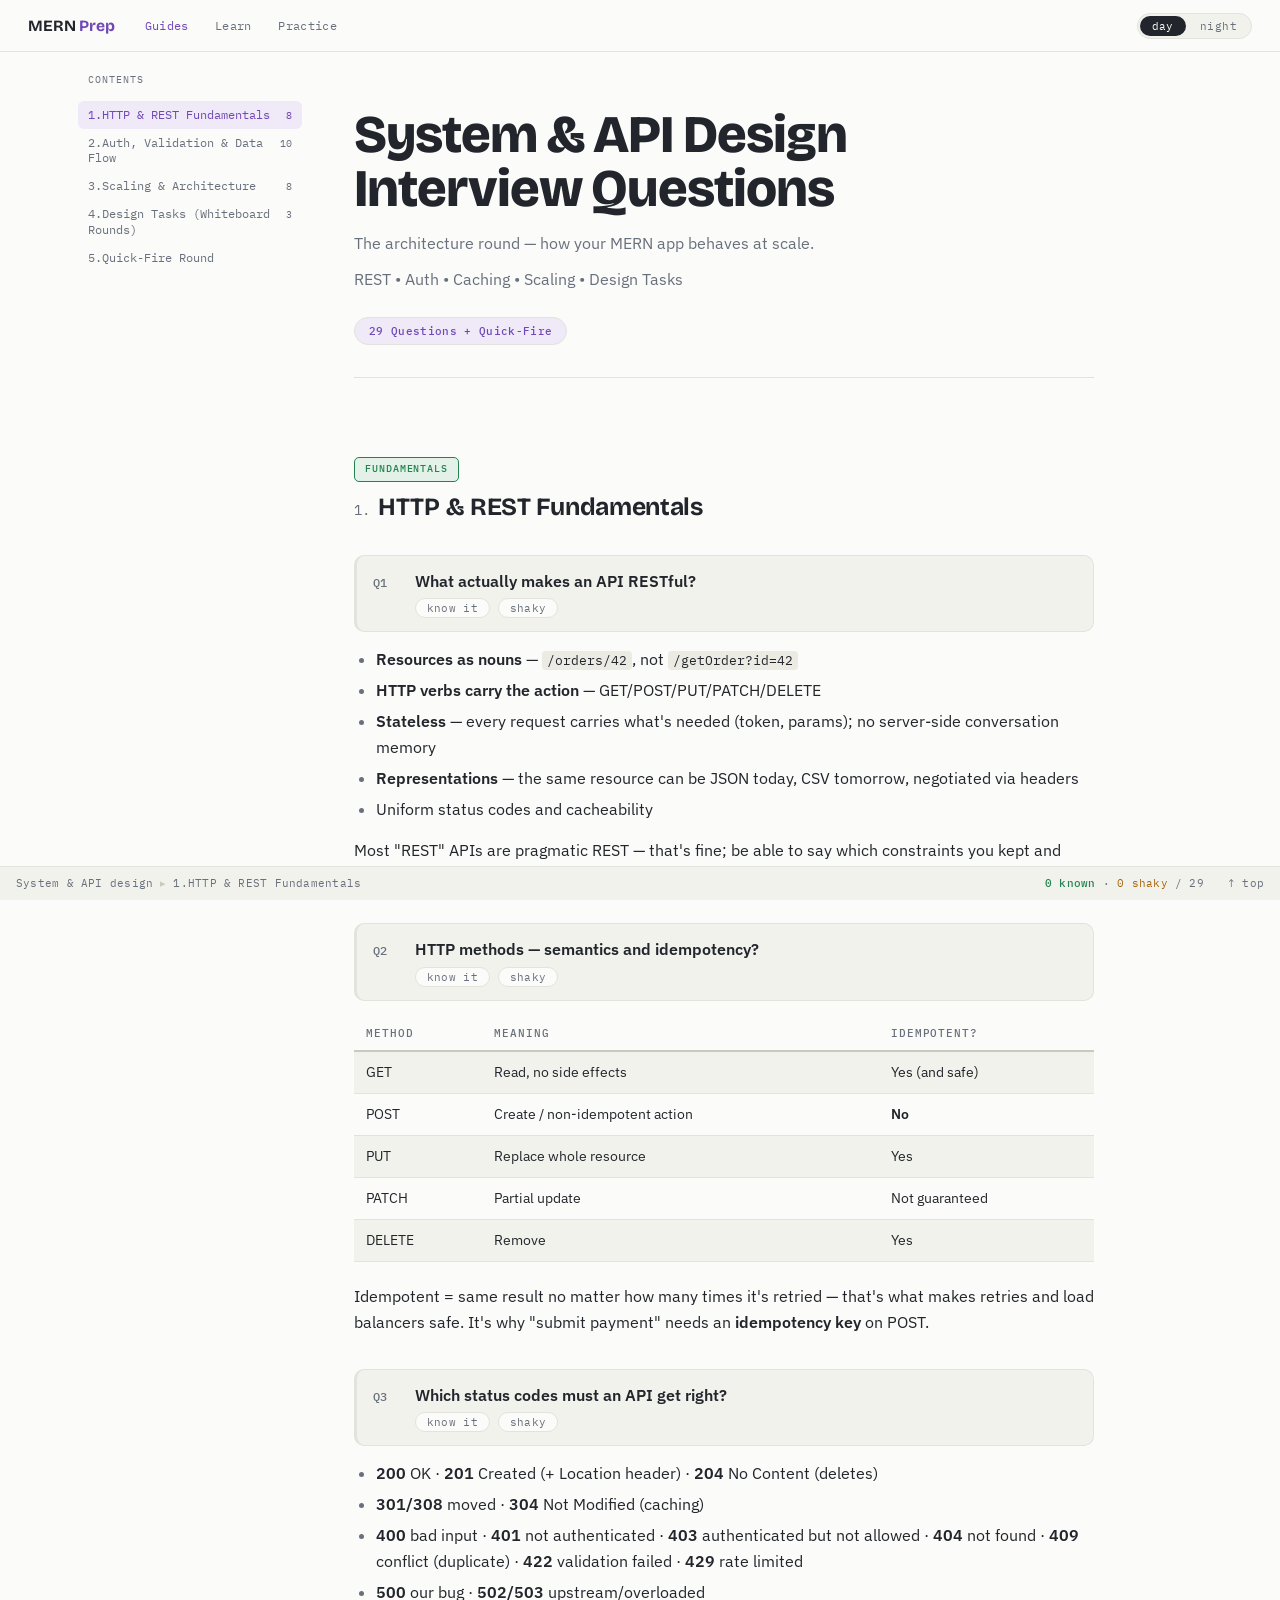
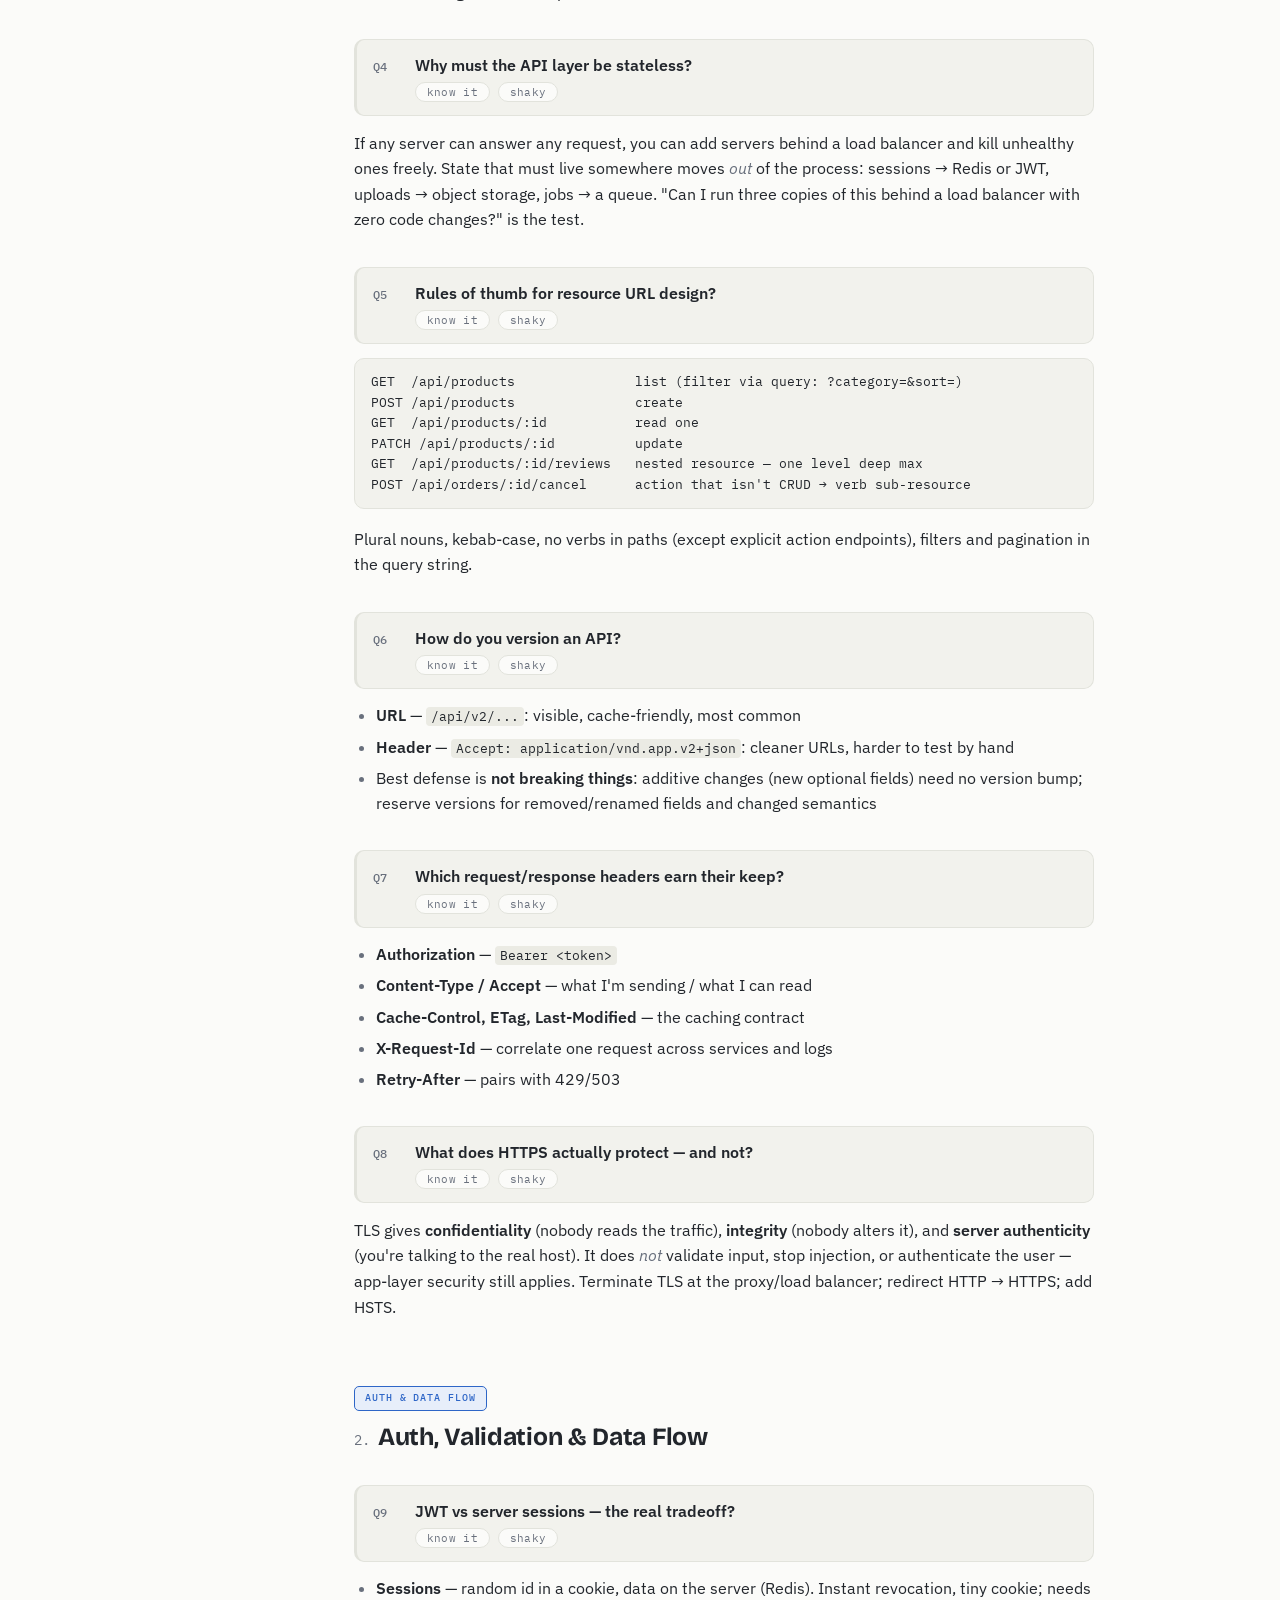
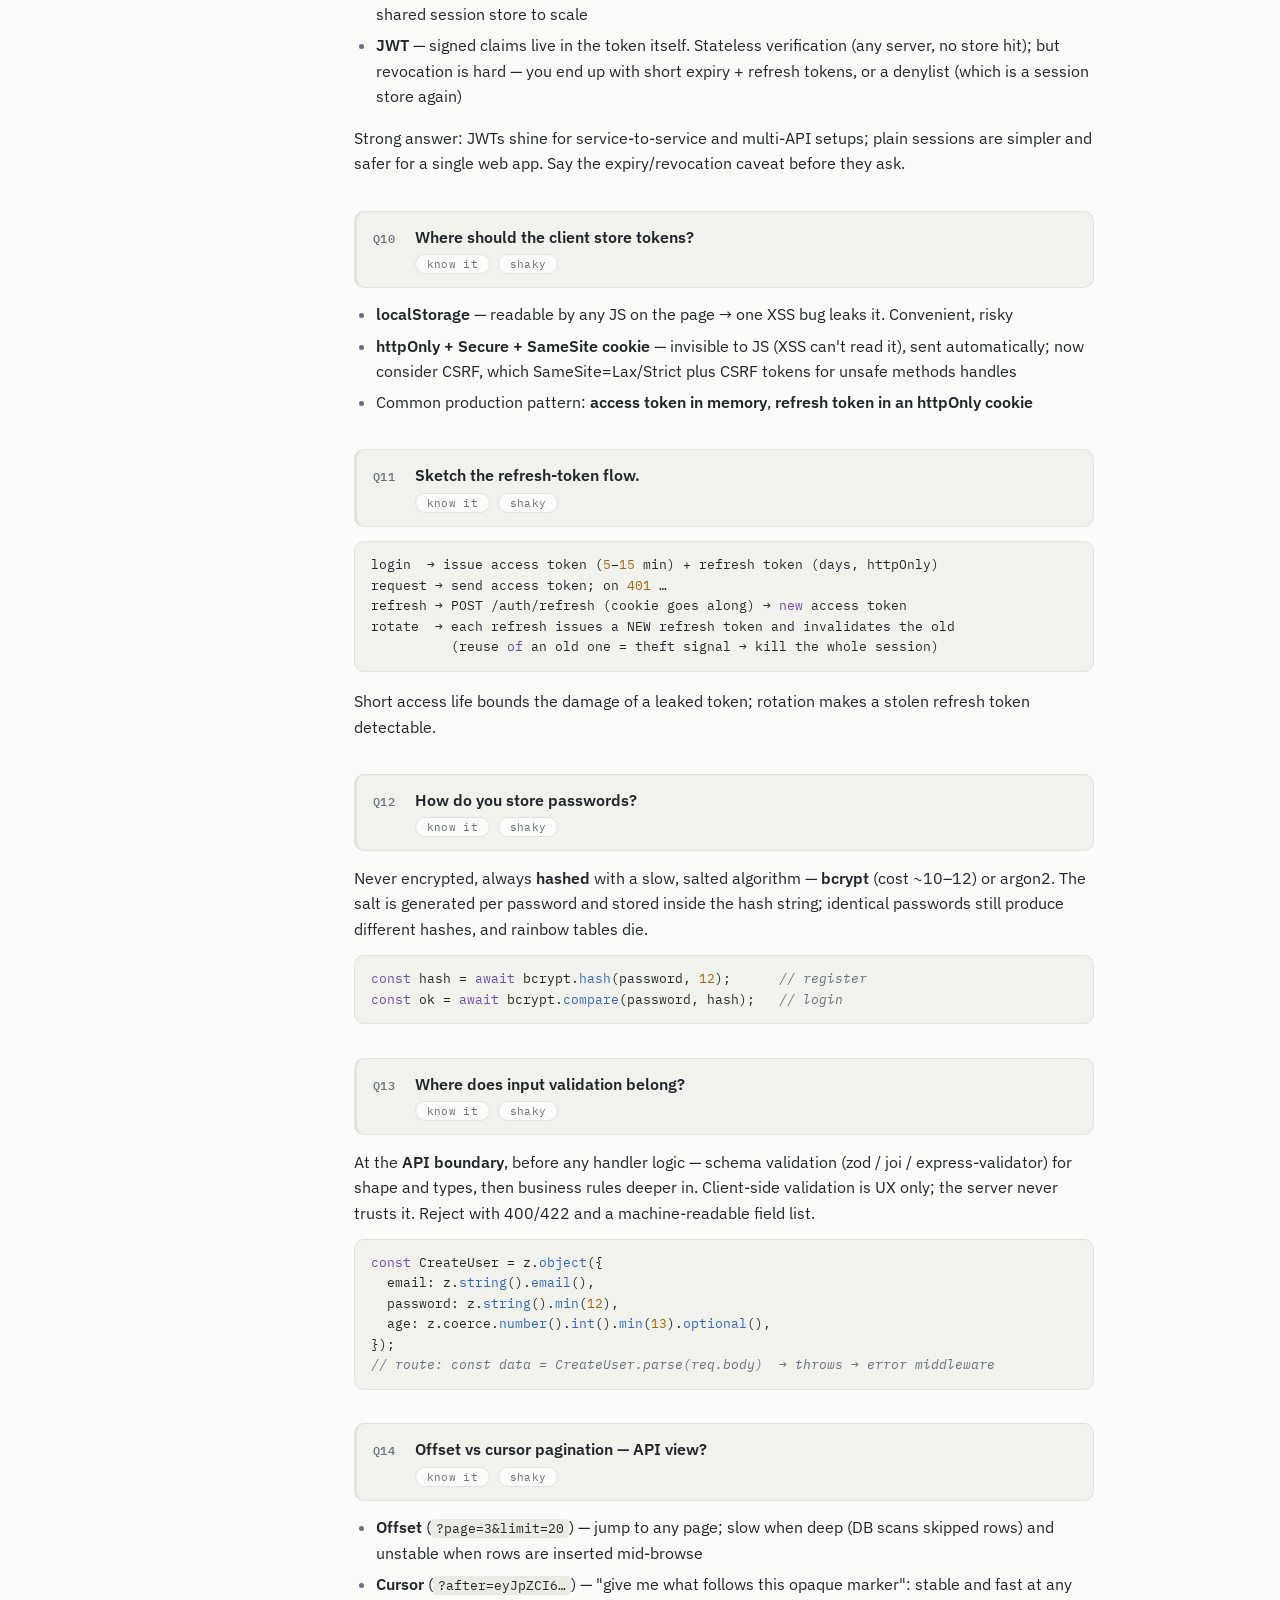
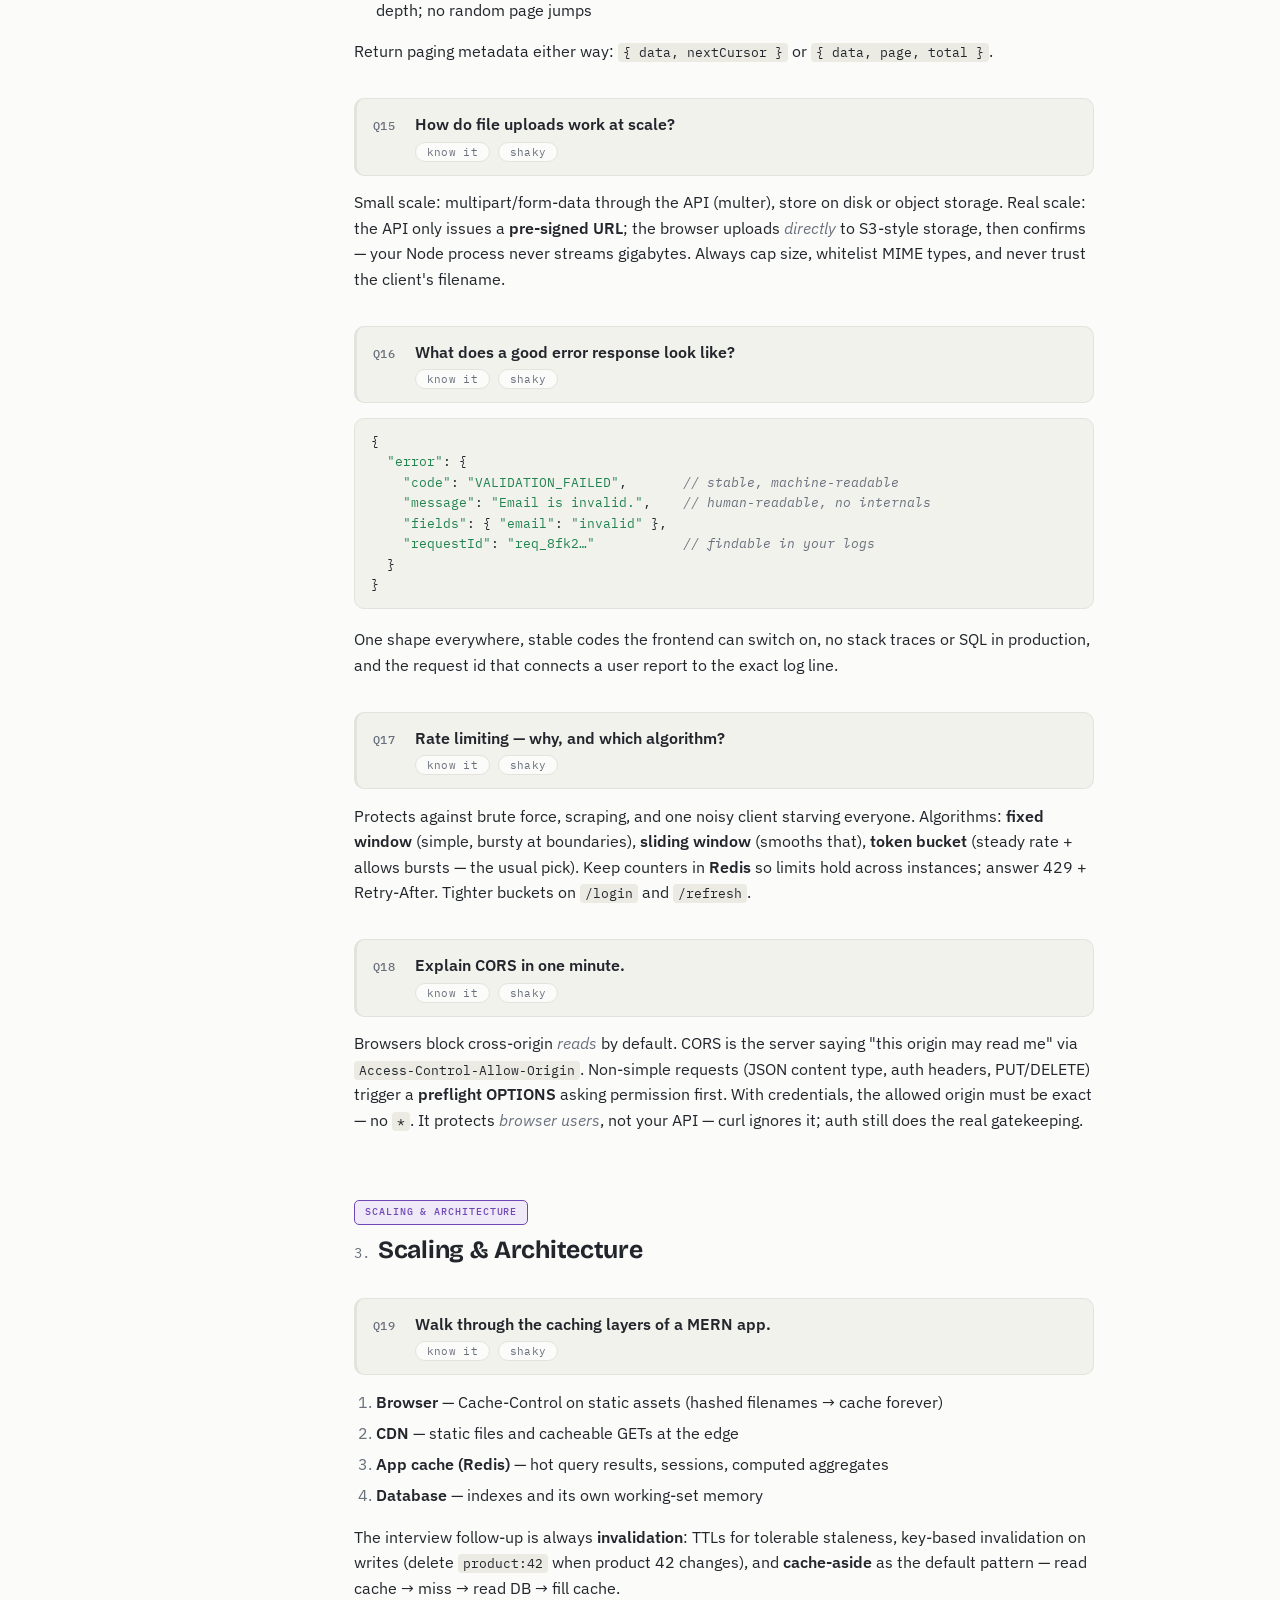
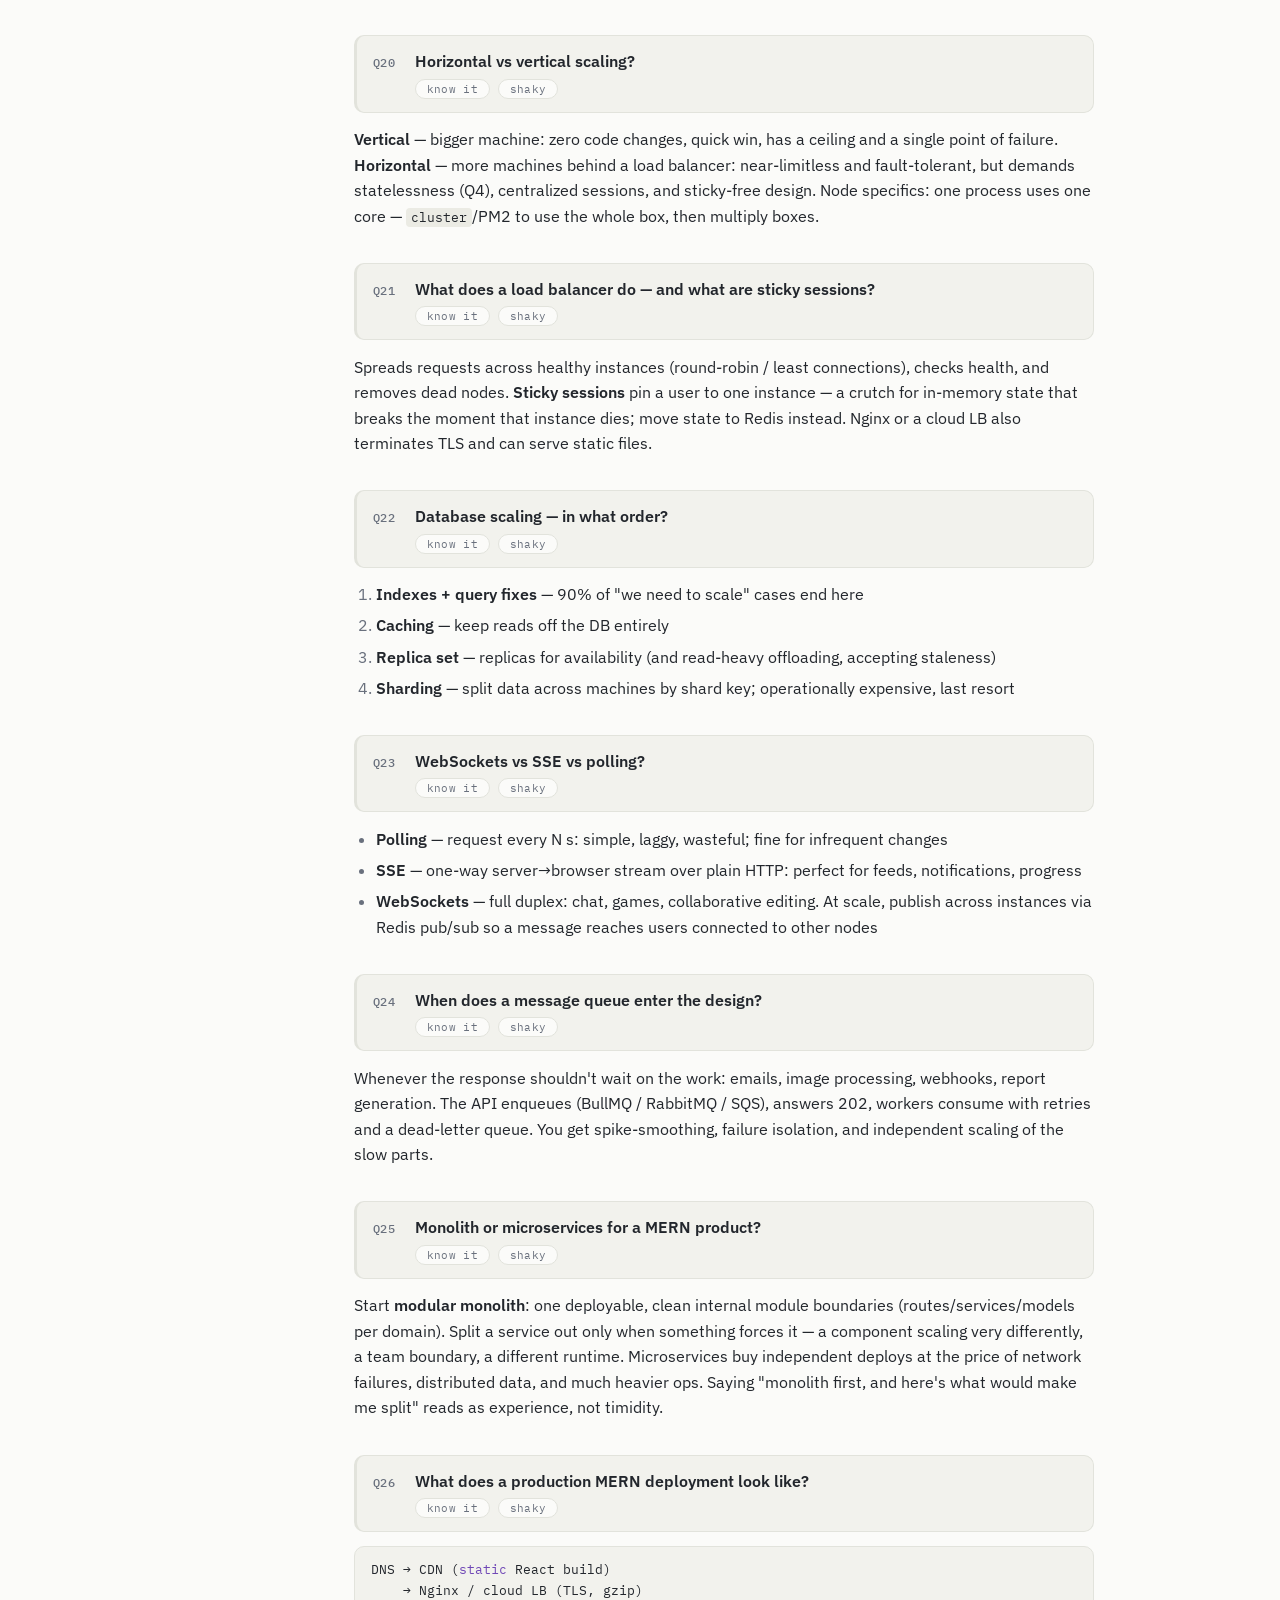
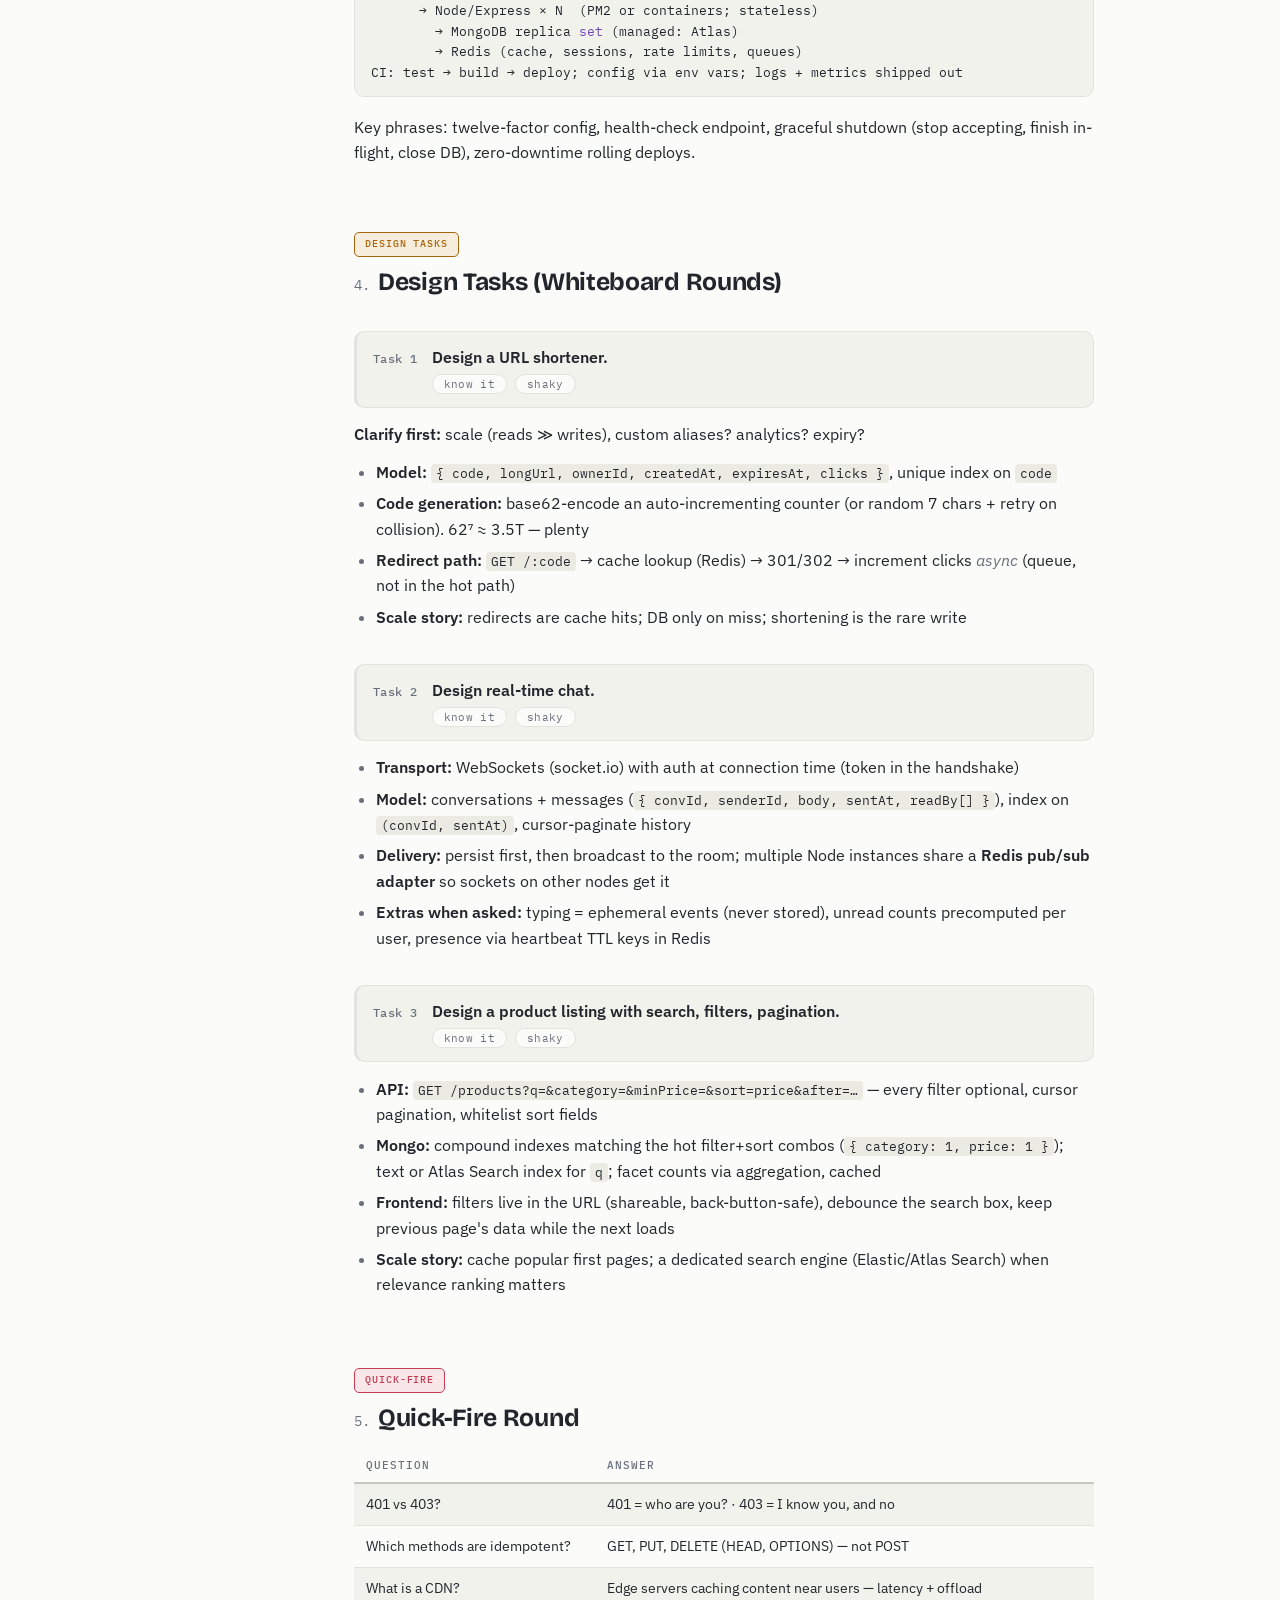
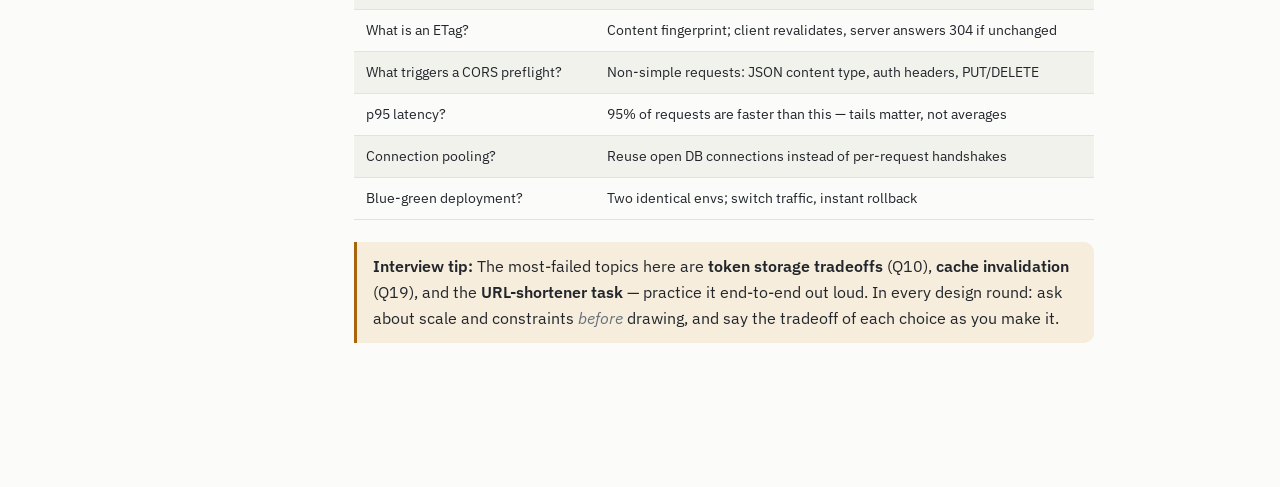
<file: system-design-interview.html>
<!doctype html>
<html lang="en">
  <head>
    <meta charset="UTF-8" />
    <meta name="viewport" content="width=device-width, initial-scale=1.0" />
    <title>System &amp; API Design Interview Questions — MERN Guide</title>
    <link rel="preconnect" href="https://fonts.googleapis.com" />
    <link rel="preconnect" href="https://fonts.gstatic.com" crossorigin />
    <link
      href="https://fonts.googleapis.com/css2?family=Bricolage+Grotesque:wght@600;700;800&family=IBM+Plex+Sans:wght@400;500;600&family=IBM+Plex+Mono:wght@400;500&display=swap"
      rel="stylesheet"
    />
    <link
      rel="icon"
      href="data:image/svg+xml,%3Csvg xmlns='http://www.w3.org/2000/svg' viewBox='0 0 32 32'%3E%3Crect width='32' height='32' rx='7' fill='%237048B6'/%3E%3Cpath d='M9 11l5 5-5 5' stroke='%23fff' stroke-width='2.6' fill='none' stroke-linecap='round' stroke-linejoin='round'/%3E%3Cpath d='M17.5 21.5h6' stroke='%23fff' stroke-width='2.6' stroke-linecap='round'/%3E%3C/svg%3E"
    />
    <link rel="stylesheet" href="assets/styles.css" />
    <script>
      // set theme before first paint
      (function () {
        var d = document.documentElement;
        d.className += " js";
        var t = null;
        try {
          t = localStorage.getItem("prep.theme");
        } catch (e) {}
        if (t !== "day" && t !== "night") {
          t =
            window.matchMedia &&
            window.matchMedia("(prefers-color-scheme: dark)").matches
              ? "night"
              : "day";
        }
        d.setAttribute("data-theme", t);
      })();
    </script>
    <script src="assets/app.js" defer></script>
  </head>
  <body class="page page--guide" data-topic="system">
    <header class="topbar">
      <a class="topbar__brand" href="index.html">MERN <span>Prep</span></a>
      <nav class="topbar__nav" aria-label="Site">
        <a href="index.html#guides">Guides</a>
        <a href="index.html#learn">Learn</a>
        <a href="index.html#practice">Practice</a>
      </nav>
      <div class="theme-switch" role="group" aria-label="Color theme">
        <button type="button" class="theme-switch__opt" data-set-theme="day">
          day
        </button>
        <button type="button" class="theme-switch__opt" data-set-theme="night">
          night
        </button>
      </div>
    </header>

    <!-- ============ COVER ============ -->
    <div class="cover">
      <h1>System &amp; API Design<br />Interview Questions</h1>
      <p>The architecture round — how your MERN app behaves at scale.</p>
      <p style="margin-top: 10px">
        REST &bull; Auth &bull; Caching &bull; Scaling &bull; Design Tasks
      </p>
      <div class="badge">29 Questions + Quick-Fire</div>
    </div>

    <!-- ============ FUNDAMENTALS ============ -->
    <span class="level beginner">FUNDAMENTALS</span>
    <h1>1. HTTP &amp; REST Fundamentals</h1>

    <div class="q">Q1: What actually makes an API RESTful?</div>
    <ul>
      <li><strong>Resources as nouns</strong> — <code>/orders/42</code>, not <code>/getOrder?id=42</code></li>
      <li><strong>HTTP verbs carry the action</strong> — GET/POST/PUT/PATCH/DELETE</li>
      <li><strong>Stateless</strong> — every request carries what's needed (token, params); no server-side conversation memory</li>
      <li><strong>Representations</strong> — the same resource can be JSON today, CSV tomorrow, negotiated via headers</li>
      <li>Uniform status codes and cacheability</li>
    </ul>
    <p>
      Most "REST" APIs are pragmatic REST — that's fine; be able to say which
      constraints you kept and why.
    </p>

    <div class="q">Q2: HTTP methods — semantics and idempotency?</div>
    <table>
      <tr>
        <th>Method</th>
        <th>Meaning</th>
        <th>Idempotent?</th>
      </tr>
      <tr>
        <td>GET</td>
        <td>Read, no side effects</td>
        <td>Yes (and safe)</td>
      </tr>
      <tr>
        <td>POST</td>
        <td>Create / non-idempotent action</td>
        <td><strong>No</strong></td>
      </tr>
      <tr>
        <td>PUT</td>
        <td>Replace whole resource</td>
        <td>Yes</td>
      </tr>
      <tr>
        <td>PATCH</td>
        <td>Partial update</td>
        <td>Not guaranteed</td>
      </tr>
      <tr>
        <td>DELETE</td>
        <td>Remove</td>
        <td>Yes</td>
      </tr>
    </table>
    <p>
      Idempotent = same result no matter how many times it's retried — that's
      what makes retries and load balancers safe. It's why "submit payment"
      needs an <strong>idempotency key</strong> on POST.
    </p>

    <div class="q">Q3: Which status codes must an API get right?</div>
    <ul>
      <li><strong>200</strong> OK · <strong>201</strong> Created (+ Location header) · <strong>204</strong> No Content (deletes)</li>
      <li><strong>301/308</strong> moved · <strong>304</strong> Not Modified (caching)</li>
      <li>
        <strong>400</strong> bad input · <strong>401</strong> not
        authenticated · <strong>403</strong> authenticated but not allowed ·
        <strong>404</strong> not found · <strong>409</strong> conflict
        (duplicate) · <strong>422</strong> validation failed ·
        <strong>429</strong> rate limited
      </li>
      <li><strong>500</strong> our bug · <strong>502/503</strong> upstream/overloaded</li>
    </ul>

    <div class="q">Q4: Why must the API layer be stateless?</div>
    <p>
      If any server can answer any request, you can add servers behind a load
      balancer and kill unhealthy ones freely. State that must live somewhere
      moves <em>out</em> of the process: sessions → Redis or JWT, uploads →
      object storage, jobs → a queue. "Can I run three copies of this behind a
      load balancer with zero code changes?" is the test.
    </p>

    <div class="q">Q5: Rules of thumb for resource URL design?</div>
    <pre>
GET  /api/products               list (filter via query: ?category=&sort=)
POST /api/products               create
GET  /api/products/:id           read one
PATCH /api/products/:id          update
GET  /api/products/:id/reviews   nested resource — one level deep max
POST /api/orders/:id/cancel      action that isn't CRUD → verb sub-resource</pre
    >
    <p>
      Plural nouns, kebab-case, no verbs in paths (except explicit action
      endpoints), filters and pagination in the query string.
    </p>

    <div class="q">Q6: How do you version an API?</div>
    <ul>
      <li><strong>URL</strong> — <code>/api/v2/...</code>: visible, cache-friendly, most common</li>
      <li><strong>Header</strong> — <code>Accept: application/vnd.app.v2+json</code>: cleaner URLs, harder to test by hand</li>
      <li>
        Best defense is <strong>not breaking things</strong>: additive changes
        (new optional fields) need no version bump; reserve versions for
        removed/renamed fields and changed semantics
      </li>
    </ul>

    <div class="q">Q7: Which request/response headers earn their keep?</div>
    <ul>
      <li><strong>Authorization</strong> — <code>Bearer &lt;token&gt;</code></li>
      <li><strong>Content-Type / Accept</strong> — what I'm sending / what I can read</li>
      <li><strong>Cache-Control, ETag, Last-Modified</strong> — the caching contract</li>
      <li><strong>X-Request-Id</strong> — correlate one request across services and logs</li>
      <li><strong>Retry-After</strong> — pairs with 429/503</li>
    </ul>

    <div class="q">Q8: What does HTTPS actually protect — and not?</div>
    <p>
      TLS gives <strong>confidentiality</strong> (nobody reads the traffic),
      <strong>integrity</strong> (nobody alters it), and
      <strong>server authenticity</strong> (you're talking to the real host).
      It does <em>not</em> validate input, stop injection, or authenticate the
      user — app-layer security still applies. Terminate TLS at the proxy/load
      balancer; redirect HTTP → HTTPS; add HSTS.
    </p>

    <!-- ============ AUTH & DATA FLOW ============ -->
    <div class="section"></div>
    <span class="level intermediate">AUTH &amp; DATA FLOW</span>
    <h1>2. Auth, Validation &amp; Data Flow</h1>

    <div class="q">Q9: JWT vs server sessions — the real tradeoff?</div>
    <ul>
      <li>
        <strong>Sessions</strong> — random id in a cookie, data on the server
        (Redis). Instant revocation, tiny cookie; needs shared session store
        to scale
      </li>
      <li>
        <strong>JWT</strong> — signed claims live in the token itself.
        Stateless verification (any server, no store hit); but revocation is
        hard — you end up with short expiry + refresh tokens, or a denylist
        (which is a session store again)
      </li>
    </ul>
    <p>
      Strong answer: JWTs shine for service-to-service and multi-API setups;
      plain sessions are simpler and safer for a single web app. Say the
      expiry/revocation caveat before they ask.
    </p>

    <div class="q">Q10: Where should the client store tokens?</div>
    <ul>
      <li>
        <strong>localStorage</strong> — readable by any JS on the page →
        one XSS bug leaks it. Convenient, risky
      </li>
      <li>
        <strong>httpOnly + Secure + SameSite cookie</strong> — invisible to
        JS (XSS can't read it), sent automatically; now consider CSRF, which
        SameSite=Lax/Strict plus CSRF tokens for unsafe methods handles
      </li>
      <li>
        Common production pattern: <strong>access token in memory</strong>,
        <strong>refresh token in an httpOnly cookie</strong>
      </li>
    </ul>

    <div class="q">Q11: Sketch the refresh-token flow.</div>
    <pre>
login  → issue access token (5–15 min) + refresh token (days, httpOnly)
request → send access token; on 401 …
refresh → POST /auth/refresh (cookie goes along) → new access token
rotate  → each refresh issues a NEW refresh token and invalidates the old
          (reuse of an old one = theft signal → kill the whole session)</pre
    >
    <p>
      Short access life bounds the damage of a leaked token; rotation makes a
      stolen refresh token detectable.
    </p>

    <div class="q">Q12: How do you store passwords?</div>
    <p>
      Never encrypted, always <strong>hashed</strong> with a slow, salted
      algorithm — <strong>bcrypt</strong> (cost ~10–12) or argon2. The salt is
      generated per password and stored inside the hash string; identical
      passwords still produce different hashes, and rainbow tables die.
    </p>
    <pre>
const hash = await bcrypt.hash(password, 12);      // register
const ok = await bcrypt.compare(password, hash);   // login</pre
    >

    <div class="q">Q13: Where does input validation belong?</div>
    <p>
      At the <strong>API boundary</strong>, before any handler logic — schema
      validation (zod / joi / express-validator) for shape and types, then
      business rules deeper in. Client-side validation is UX only; the server
      never trusts it. Reject with 400/422 and a machine-readable field list.
    </p>
    <pre>
const CreateUser = z.object({
  email: z.string().email(),
  password: z.string().min(12),
  age: z.coerce.number().int().min(13).optional(),
});
// route: const data = CreateUser.parse(req.body)  → throws → error middleware</pre
    >

    <div class="q">Q14: Offset vs cursor pagination — API view?</div>
    <ul>
      <li>
        <strong>Offset</strong> (<code>?page=3&limit=20</code>) — jump to any
        page; slow when deep (DB scans skipped rows) and unstable when rows
        are inserted mid-browse
      </li>
      <li>
        <strong>Cursor</strong> (<code>?after=eyJpZCI6…</code>) — "give me
        what follows this opaque marker": stable and fast at any depth; no
        random page jumps
      </li>
    </ul>
    <p>
      Return paging metadata either way:
      <code>{ data, nextCursor }</code> or <code>{ data, page, total }</code>.
    </p>

    <div class="q">Q15: How do file uploads work at scale?</div>
    <p>
      Small scale: multipart/form-data through the API (multer), store on
      disk or object storage. Real scale: the API only issues a
      <strong>pre-signed URL</strong>; the browser uploads
      <em>directly</em> to S3-style storage, then confirms — your Node
      process never streams gigabytes. Always cap size, whitelist MIME types,
      and never trust the client's filename.
    </p>

    <div class="q">Q16: What does a good error response look like?</div>
    <pre>
{
  "error": {
    "code": "VALIDATION_FAILED",       // stable, machine-readable
    "message": "Email is invalid.",    // human-readable, no internals
    "fields": { "email": "invalid" },
    "requestId": "req_8fk2…"           // findable in your logs
  }
}</pre
    >
    <p>
      One shape everywhere, stable codes the frontend can switch on, no stack
      traces or SQL in production, and the request id that connects a user
      report to the exact log line.
    </p>

    <div class="q">Q17: Rate limiting — why, and which algorithm?</div>
    <p>
      Protects against brute force, scraping, and one noisy client starving
      everyone. Algorithms: <strong>fixed window</strong> (simple, bursty at
      boundaries), <strong>sliding window</strong> (smooths that),
      <strong>token bucket</strong> (steady rate + allows bursts — the usual
      pick). Keep counters in <strong>Redis</strong> so limits hold across
      instances; answer 429 + Retry-After. Tighter buckets on
      <code>/login</code> and <code>/refresh</code>.
    </p>

    <div class="q">Q18: Explain CORS in one minute.</div>
    <p>
      Browsers block cross-origin <em>reads</em> by default. CORS is the
      server saying "this origin may read me" via
      <code>Access-Control-Allow-Origin</code>. Non-simple requests (JSON
      content type, auth headers, PUT/DELETE) trigger a
      <strong>preflight OPTIONS</strong> asking permission first. With
      credentials, the allowed origin must be exact — no <code>*</code>. It
      protects <em>browser users</em>, not your API — curl ignores it; auth
      still does the real gatekeeping.
    </p>

    <!-- ============ SCALING ============ -->
    <div class="section"></div>
    <span class="level advanced">SCALING &amp; ARCHITECTURE</span>
    <h1>3. Scaling &amp; Architecture</h1>

    <div class="q">Q19: Walk through the caching layers of a MERN app.</div>
    <ol>
      <li><strong>Browser</strong> — Cache-Control on static assets (hashed filenames → cache forever)</li>
      <li><strong>CDN</strong> — static files and cacheable GETs at the edge</li>
      <li><strong>App cache (Redis)</strong> — hot query results, sessions, computed aggregates</li>
      <li><strong>Database</strong> — indexes and its own working-set memory</li>
    </ol>
    <p>
      The interview follow-up is always <strong>invalidation</strong>: TTLs
      for tolerable staleness, key-based invalidation on writes
      (delete <code>product:42</code> when product 42 changes), and
      <strong>cache-aside</strong> as the default pattern — read cache → miss
      → read DB → fill cache.
    </p>

    <div class="q">Q20: Horizontal vs vertical scaling?</div>
    <p>
      <strong>Vertical</strong> — bigger machine: zero code changes, quick
      win, has a ceiling and a single point of failure.
      <strong>Horizontal</strong> — more machines behind a load balancer:
      near-limitless and fault-tolerant, but demands statelessness (Q4),
      centralized sessions, and sticky-free design. Node specifics: one
      process uses one core — <code>cluster</code>/PM2 to use the whole box,
      then multiply boxes.
    </p>

    <div class="q">Q21: What does a load balancer do — and what are sticky sessions?</div>
    <p>
      Spreads requests across healthy instances (round-robin / least
      connections), checks health, and removes dead nodes. <strong>Sticky
      sessions</strong> pin a user to one instance — a crutch for in-memory
      state that breaks the moment that instance dies; move state to Redis
      instead. Nginx or a cloud LB also terminates TLS and can serve static
      files.
    </p>

    <div class="q">Q22: Database scaling — in what order?</div>
    <ol>
      <li><strong>Indexes + query fixes</strong> — 90% of "we need to scale" cases end here</li>
      <li><strong>Caching</strong> — keep reads off the DB entirely</li>
      <li>
        <strong>Replica set</strong> — replicas for availability (and
        read-heavy offloading, accepting staleness)
      </li>
      <li>
        <strong>Sharding</strong> — split data across machines by shard key;
        operationally expensive, last resort
      </li>
    </ol>

    <div class="q">Q23: WebSockets vs SSE vs polling?</div>
    <ul>
      <li><strong>Polling</strong> — request every N s: simple, laggy, wasteful; fine for infrequent changes</li>
      <li>
        <strong>SSE</strong> — one-way server→browser stream over plain HTTP:
        perfect for feeds, notifications, progress
      </li>
      <li>
        <strong>WebSockets</strong> — full duplex: chat, games, collaborative
        editing. At scale, publish across instances via Redis pub/sub so a
        message reaches users connected to other nodes
      </li>
    </ul>

    <div class="q">Q24: When does a message queue enter the design?</div>
    <p>
      Whenever the response shouldn't wait on the work: emails, image
      processing, webhooks, report generation. The API enqueues (BullMQ /
      RabbitMQ / SQS), answers 202, workers consume with retries and a
      dead-letter queue. You get spike-smoothing, failure isolation, and
      independent scaling of the slow parts.
    </p>

    <div class="q">Q25: Monolith or microservices for a MERN product?</div>
    <p>
      Start <strong>modular monolith</strong>: one deployable, clean internal
      module boundaries (routes/services/models per domain). Split a service
      out only when something forces it — a component scaling very
      differently, a team boundary, a different runtime. Microservices buy
      independent deploys at the price of network failures, distributed data,
      and much heavier ops. Saying "monolith first, and here's what would make
      me split" reads as experience, not timidity.
    </p>

    <div class="q">Q26: What does a production MERN deployment look like?</div>
    <pre>
DNS → CDN (static React build)
    → Nginx / cloud LB (TLS, gzip)
      → Node/Express × N  (PM2 or containers; stateless)
        → MongoDB replica set (managed: Atlas)
        → Redis (cache, sessions, rate limits, queues)
CI: test → build → deploy; config via env vars; logs + metrics shipped out</pre
    >
    <p>
      Key phrases: twelve-factor config, health-check endpoint, graceful
      shutdown (stop accepting, finish in-flight, close DB), zero-downtime
      rolling deploys.
    </p>

    <!-- ============ DESIGN TASKS ============ -->
    <div class="section"></div>
    <span class="level practical">DESIGN TASKS</span>
    <h1>4. Design Tasks (Whiteboard Rounds)</h1>

    <div class="q">Task 1: Design a URL shortener.</div>
    <p><strong>Clarify first:</strong> scale (reads ≫ writes), custom aliases? analytics? expiry?</p>
    <ul>
      <li>
        <strong>Model:</strong> <code>{ code, longUrl, ownerId, createdAt, expiresAt, clicks }</code>,
        unique index on <code>code</code>
      </li>
      <li>
        <strong>Code generation:</strong> base62-encode an auto-incrementing
        counter (or random 7 chars + retry on collision). 62⁷ ≈ 3.5T —
        plenty
      </li>
      <li>
        <strong>Redirect path:</strong> <code>GET /:code</code> → cache lookup
        (Redis) → 301/302 → increment clicks <em>async</em> (queue, not in the
        hot path)
      </li>
      <li>
        <strong>Scale story:</strong> redirects are cache hits; DB only on
        miss; shortening is the rare write
      </li>
    </ul>

    <div class="q">Task 2: Design real-time chat.</div>
    <ul>
      <li>
        <strong>Transport:</strong> WebSockets (socket.io) with auth at
        connection time (token in the handshake)
      </li>
      <li>
        <strong>Model:</strong> conversations + messages
        (<code>{ convId, senderId, body, sentAt, readBy[] }</code>), index on
        <code>(convId, sentAt)</code>, cursor-paginate history
      </li>
      <li>
        <strong>Delivery:</strong> persist first, then broadcast to the
        room; multiple Node instances share a
        <strong>Redis pub/sub adapter</strong> so sockets on other nodes get
        it
      </li>
      <li>
        <strong>Extras when asked:</strong> typing = ephemeral events (never
        stored), unread counts precomputed per user, presence via heartbeat
        TTL keys in Redis
      </li>
    </ul>

    <div class="q">Task 3: Design a product listing with search, filters, pagination.</div>
    <ul>
      <li>
        <strong>API:</strong>
        <code>GET /products?q=&category=&minPrice=&sort=price&after=…</code> —
        every filter optional, cursor pagination, whitelist sort fields
      </li>
      <li>
        <strong>Mongo:</strong> compound indexes matching the hot filter+sort
        combos (<code>{ category: 1, price: 1 }</code>); text or Atlas Search
        index for <code>q</code>; facet counts via aggregation, cached
      </li>
      <li>
        <strong>Frontend:</strong> filters live in the URL (shareable,
        back-button-safe), debounce the search box, keep previous page's data
        while the next loads
      </li>
      <li>
        <strong>Scale story:</strong> cache popular first pages; a dedicated
        search engine (Elastic/Atlas Search) when relevance ranking matters
      </li>
    </ul>

    <!-- ============ QUICK FIRE ============ -->
    <div class="section"></div>
    <span class="level quickfire">QUICK-FIRE</span>
    <h1>5. Quick-Fire Round</h1>
    <table>
      <tr>
        <th>Question</th>
        <th>Answer</th>
      </tr>
      <tr>
        <td>401 vs 403?</td>
        <td>401 = who are you? · 403 = I know you, and no</td>
      </tr>
      <tr>
        <td>Which methods are idempotent?</td>
        <td>GET, PUT, DELETE (HEAD, OPTIONS) — not POST</td>
      </tr>
      <tr>
        <td>What is a CDN?</td>
        <td>Edge servers caching content near users — latency + offload</td>
      </tr>
      <tr>
        <td>What is an ETag?</td>
        <td>
          Content fingerprint; client revalidates, server answers 304 if
          unchanged
        </td>
      </tr>
      <tr>
        <td>What triggers a CORS preflight?</td>
        <td>
          Non-simple requests: JSON content type, auth headers, PUT/DELETE
        </td>
      </tr>
      <tr>
        <td>p95 latency?</td>
        <td>95% of requests are faster than this — tails matter, not averages</td>
      </tr>
      <tr>
        <td>Connection pooling?</td>
        <td>Reuse open DB connections instead of per-request handshakes</td>
      </tr>
      <tr>
        <td>Blue-green deployment?</td>
        <td>Two identical envs; switch traffic, instant rollback</td>
      </tr>
    </table>

    <div class="tip">
      <strong>Interview tip:</strong> The most-failed topics here are
      <strong>token storage tradeoffs</strong> (Q10),
      <strong>cache invalidation</strong> (Q19), and the
      <strong>URL-shortener task</strong> — practice it end-to-end out loud.
      In every design round: ask about scale and constraints <em>before</em>
      drawing, and say the tradeoff of each choice as you make it.
    </div>
  </body>
</html>
</file>
<file: assets/styles.css>
/* ============================================================
   MERN PREP — design system
   "Your editor, as a study hall."

   The palette is a two-scheme syntax theme. Five token colors
   (kw/fn/str/num/err) highlight code AND encode the difficulty
   ramp: beginner=str, intermediate=fn, advanced=kw,
   practical=num, quick-fire=err.
   ============================================================ */

/* ------------------------------------------------------------
   1. TOKENS
   ------------------------------------------------------------ */
:root {
  /* scheme: day */
  --bg: #fbfbf9;
  --panel: #f2f2ed;
  --panel-2: #ebebe4;
  --ink: #22262c;
  --muted: #69707d;
  --line: #e2e3dc;
  --line-strong: #c9cabf;

  --kw: #7048b6;
  --fn: #2e66c7;
  --str: #22834f;
  --num: #a8650d;
  --err: #c43b52;

  --kw-tint: #efe9f8;
  --fn-tint: #e7eefa;
  --str-tint: #e3f1e8;
  --num-tint: #f6eddc;
  --err-tint: #f8e6e9;

  --seg-on: #ffffff; /* text on solid token fills */
  --card-shadow: 0 10px 24px -18px rgba(34, 38, 44, 0.45);

  --font-display: "Bricolage Grotesque", "Segoe UI", system-ui, sans-serif;
  --font-body: "IBM Plex Sans", "Segoe UI", system-ui, sans-serif;
  --font-mono: "IBM Plex Mono", Consolas, "Courier New", monospace;

  --topbar-h: 52px;
  --statusbar-h: 34px;
}

:root[data-theme="night"] {
  --bg: #16181d;
  --panel: #1d2026;
  --panel-2: #22262e;
  --ink: #e7e5df;
  --muted: #8c93a0;
  --line: #2a2e36;
  --line-strong: #3a3f49;

  --kw: #b79ce8;
  --fn: #7fa9f2;
  --str: #63c489;
  --num: #e0a458;
  --err: #e8798b;

  --kw-tint: #292336;
  --fn-tint: #1f2735;
  --str-tint: #1d2b23;
  --num-tint: #2c2519;
  --err-tint: #2f1f23;

  --seg-on: #16181d;
  --card-shadow: 0 12px 28px -18px rgba(0, 0, 0, 0.75);
}

/* no-JS visitors still get night if their OS asks for it */
@media (prefers-color-scheme: dark) {
  :root:not([data-theme]) {
    --bg: #16181d;
    --panel: #1d2026;
    --panel-2: #22262e;
    --ink: #e7e5df;
    --muted: #8c93a0;
    --line: #2a2e36;
    --line-strong: #3a3f49;
    --kw: #b79ce8;
    --fn: #7fa9f2;
    --str: #63c489;
    --num: #e0a458;
    --err: #e8798b;
    --kw-tint: #292336;
    --fn-tint: #1f2735;
    --str-tint: #1d2b23;
    --num-tint: #2c2519;
    --err-tint: #2f1f23;
    --seg-on: #16181d;
    --card-shadow: 0 12px 28px -18px rgba(0, 0, 0, 0.75);
  }
}

/* ------------------------------------------------------------
   2. BASE
   ------------------------------------------------------------ */
*,
*::before,
*::after {
  box-sizing: border-box;
}

html {
  -webkit-text-size-adjust: 100%;
  scroll-behavior: smooth;
  /* anchored questions land below the sticky bar */
  scroll-padding-top: calc(var(--topbar-h) + 16px);
}

body {
  margin: 0;
  background: var(--bg);
  color: var(--ink);
  font-family: var(--font-body);
  font-size: 15.5px;
  line-height: 1.65;
}

/* smooth the toggle: applied by JS for one beat, then removed */
html.theming,
html.theming body,
html.theming .topbar,
html.theming .statusbar,
html.theming .q,
html.theming pre,
html.theming .card__face {
  transition:
    background-color 0.25s ease,
    color 0.25s ease,
    border-color 0.25s ease;
}

html.js body.page {
  padding-bottom: calc(
    var(--statusbar-h) + 28px + env(safe-area-inset-bottom, 0px)
  );
}

/* no JS: content flows as a plain readable column */
html:not(.js) body.page--guide,
html:not(.js) body.page--learn,
html:not(.js) body.page--practice {
  max-width: 78ch;
  margin: 0 auto;
  padding: 0 24px 64px;
}

html:not(.js) .theme-switch {
  display: none;
}

a {
  color: var(--fn);
  text-decoration-thickness: 1px;
  text-underline-offset: 2px;
}

strong {
  color: var(--ink);
  font-weight: 600;
}

em {
  color: var(--muted);
}

:focus-visible {
  outline: 2px solid var(--kw);
  outline-offset: 2px;
  border-radius: 2px;
}

::selection {
  background: var(--kw-tint);
  color: var(--ink);
}

.sr {
  position: absolute;
  width: 1px;
  height: 1px;
  padding: 0;
  margin: -1px;
  overflow: hidden;
  clip: rect(0, 0, 0, 0);
  white-space: nowrap;
  border: 0;
}

/* ------------------------------------------------------------
   3. TOPBAR
   ------------------------------------------------------------ */
.topbar {
  position: sticky;
  top: 0;
  z-index: 50;
  display: flex;
  align-items: center;
  gap: clamp(0.9rem, 3vw, 1.75rem);
  height: var(--topbar-h);
  padding: 0 clamp(14px, 3vw, 28px);
  background: var(--bg);
  border-bottom: 1px solid var(--line);
}

.topbar__brand {
  flex: none;
  font-family: var(--font-display);
  font-weight: 700;
  font-size: 0.98rem;
  letter-spacing: -0.01em;
  color: var(--ink);
  text-decoration: none;
  white-space: nowrap;
}

.topbar__brand span {
  color: var(--kw);
}

/* when cramped, the nav scrolls inside the bar — the page never widens */
.topbar__nav {
  display: flex;
  flex: 1;
  gap: clamp(0.7rem, 2.5vw, 1.4rem);
  min-width: 0;
  overflow-x: auto;
  scrollbar-width: none;
}

.topbar__nav::-webkit-scrollbar {
  display: none;
}

.topbar__nav a {
  font-family: var(--font-mono);
  font-size: 0.73rem;
  letter-spacing: 0.03em;
  color: var(--muted);
  text-decoration: none;
  padding: 4px 2px;
  white-space: nowrap;
  flex: none;
}

.topbar__nav a:hover {
  color: var(--ink);
}

.topbar__nav a[aria-current="true"] {
  color: var(--kw);
}

.theme-switch {
  flex: none;
  margin-left: auto;
  display: flex;
  gap: 2px;
  padding: 2px;
  border: 1px solid var(--line);
  border-radius: 999px;
  background: var(--panel);
}

.theme-switch__opt {
  font-family: var(--font-mono);
  font-size: 0.66rem;
  letter-spacing: 0.04em;
  color: var(--muted);
  background: none;
  border: 0;
  border-radius: 999px;
  padding: 3px 12px;
  cursor: pointer;
}

.theme-switch__opt[aria-pressed="true"] {
  background: var(--ink);
  color: var(--bg);
}

/* --- mobile menu (button + drawer built by app.js) --- */
.menu-btn {
  display: none;
  flex: none;
  margin-left: auto;
  flex-direction: column;
  justify-content: center;
  align-items: center;
  gap: 4px;
  width: 40px;
  height: 38px;
  background: var(--panel);
  border: 1px solid var(--line);
  border-radius: 8px;
  cursor: pointer;
  padding: 0;
}

.menu-btn__bar {
  display: block;
  width: 16px;
  height: 1.5px;
  background: var(--ink);
  border-radius: 1px;
  transition:
    transform 0.22s ease,
    opacity 0.22s ease;
}

.menu-btn[aria-expanded="true"] .menu-btn__bar:nth-child(1) {
  transform: translateY(5.5px) rotate(45deg);
}

.menu-btn[aria-expanded="true"] .menu-btn__bar:nth-child(2) {
  opacity: 0;
}

.menu-btn[aria-expanded="true"] .menu-btn__bar:nth-child(3) {
  transform: translateY(-5.5px) rotate(-45deg);
}

.scrim {
  position: fixed;
  inset: 0;
  z-index: 75;
  background: rgba(10, 11, 14, 0.45);
  opacity: 0;
  visibility: hidden;
  transition:
    opacity 0.28s ease,
    visibility 0s linear 0.28s;
}

.menu-open .scrim {
  opacity: 1;
  visibility: visible;
  transition: opacity 0.28s ease;
}

.menu-open body {
  overflow: hidden;
}

.drawer {
  position: fixed;
  top: 0;
  right: 0;
  bottom: 0;
  z-index: 80;
  width: min(78vw, 300px);
  display: flex;
  flex-direction: column;
  background: var(--bg);
  border-left: 1px solid var(--line);
  transform: translateX(100%);
  visibility: hidden;
  transition:
    transform 0.28s cubic-bezier(0.2, 0.75, 0.25, 1),
    visibility 0s linear 0.28s;
  padding-bottom: env(safe-area-inset-bottom, 0px);
}

.menu-open .drawer {
  transform: none;
  visibility: visible;
  transition: transform 0.28s cubic-bezier(0.2, 0.75, 0.25, 1);
}

.drawer__head {
  display: flex;
  align-items: center;
  justify-content: space-between;
  height: var(--topbar-h);
  flex: none;
  padding: 0 10px 0 18px;
  border-bottom: 1px solid var(--line);
}

.drawer__title {
  font-family: var(--font-mono);
  font-size: 0.7rem;
  letter-spacing: 0.08em;
  text-transform: uppercase;
  color: var(--muted);
}

.drawer__close {
  width: 38px;
  height: 38px;
  display: flex;
  align-items: center;
  justify-content: center;
  background: none;
  border: 0;
  border-radius: 8px;
  color: var(--muted);
  font-size: 1.15rem;
  line-height: 1;
  cursor: pointer;
}

.drawer__close:hover {
  color: var(--ink);
  background: var(--panel);
}

.drawer__nav {
  display: flex;
  flex-direction: column;
  gap: 2px;
  padding: 10px 8px;
  overflow-y: auto;
}

.drawer__nav a {
  font-family: var(--font-mono);
  font-size: 0.82rem;
  letter-spacing: 0.03em;
  color: var(--ink);
  text-decoration: none;
  padding: 13px 12px;
  border-radius: 8px;
}

.drawer__nav a:hover {
  background: var(--panel);
}

.drawer__nav a[aria-current="true"] {
  color: var(--kw);
  background: var(--kw-tint);
}

.drawer__foot {
  margin-top: auto;
  display: flex;
  align-items: center;
  justify-content: space-between;
  gap: 12px;
  padding: 14px 18px;
  border-top: 1px solid var(--line);
}

.drawer__foot .theme-switch {
  margin-left: 0;
}

.drawer__label {
  font-family: var(--font-mono);
  font-size: 0.7rem;
  letter-spacing: 0.08em;
  text-transform: uppercase;
  color: var(--muted);
}

/* the drawer is a mobile pattern — never render it wide */
@media (min-width: 641px) {
  .scrim,
  .drawer {
    display: none;
  }
}

/* ------------------------------------------------------------
   4. SHELL — TOC + document (built by app.js)
   ------------------------------------------------------------ */
html.js .shell {
  display: grid;
  grid-template-columns: 228px minmax(0, 1fr);
  gap: clamp(1.5rem, 4vw, 3rem);
  max-width: 1180px;
  margin: 0 auto;
  padding: 0 clamp(14px, 3vw, 28px) 60px;
}

html.js .doc {
  max-width: 74ch;
  min-width: 0;
}

.toc {
  position: sticky;
  top: calc(var(--topbar-h) + 16px);
  align-self: start;
  max-height: calc(100vh - var(--topbar-h) - var(--statusbar-h) - 48px);
  overflow-y: auto;
  padding: 4px 4px 12px 0;
}

.toc__label {
  font-family: var(--font-mono);
  font-size: 0.64rem;
  letter-spacing: 0.1em;
  text-transform: uppercase;
  color: var(--muted);
  margin: 0.4rem 0 0.7rem;
  padding-left: 10px;
}

.toc a {
  display: flex;
  align-items: baseline;
  justify-content: space-between;
  gap: 10px;
  font-family: var(--font-mono);
  font-size: 0.73rem;
  line-height: 1.35;
  color: var(--muted);
  text-decoration: none;
  padding: 6px 10px;
  border-radius: 6px;
}

.toc a:hover {
  background: var(--panel);
  color: var(--ink);
}

.toc a.is-active {
  background: var(--kw-tint);
  color: var(--kw);
}

.toc__count {
  font-size: 0.64rem;
  color: var(--muted);
  flex: none;
}

.toc a.is-active .toc__count {
  color: inherit;
}

/* ------------------------------------------------------------
   5. DOCUMENT CONTENT — legacy vocabulary, restyled
   ------------------------------------------------------------ */
.page .cover {
  text-align: left;
  padding: clamp(2rem, 6vw, 3.5rem) 0 2rem;
  border-bottom: 1px solid var(--line);
  margin-bottom: 1.5rem;
}

.page .cover h1 {
  font-family: var(--font-display);
  font-weight: 800;
  font-size: clamp(2.1rem, 5.5vw, 3.3rem);
  line-height: 1.02;
  letter-spacing: -0.02em;
  color: var(--ink);
  border: 0;
  margin: 0 0 0.9rem;
  padding: 0;
}

.page .cover p {
  font-size: 1rem;
  color: var(--muted);
  margin: 0 0 0.4rem;
  max-width: 52ch;
}

.page .cover .badge,
.page .cover .stack {
  display: inline-block;
  margin-top: 1.1rem;
  background: var(--kw-tint);
  color: var(--kw);
  border: 1px solid var(--line);
  padding: 4px 14px;
  border-radius: 999px;
  font-family: var(--font-mono);
  font-size: 0.7rem;
  font-weight: 500;
  letter-spacing: 0.03em;
}

.page h1 {
  font-family: var(--font-display);
  font-weight: 700;
  font-size: 1.55rem;
  letter-spacing: -0.012em;
  line-height: 1.15;
  color: var(--ink);
  border: 0;
  margin: 3.4rem 0 1rem;
  padding: 0;
}

.page .level + h1 {
  margin-top: 0.7rem;
}

.h1__no {
  font-family: var(--font-mono);
  font-weight: 400;
  font-size: 0.9rem;
  color: var(--muted);
  margin-right: 0.5rem;
  letter-spacing: 0;
}

.page h2 {
  font-family: var(--font-body);
  font-weight: 600;
  font-size: 1.03rem;
  color: var(--ink);
  margin: 1.5rem 0 0.5rem;
}

.page p {
  margin: 0 0 0.75rem;
}

.page ul,
.page ol {
  margin: 0.5rem 0 1rem;
  padding-left: 1.4rem;
}

.page li {
  margin-bottom: 0.35rem;
}

.page li::marker {
  color: var(--muted);
}

/* --- the question card --- */
.page .q {
  display: grid;
  grid-template-columns: auto minmax(0, 1fr);
  column-gap: 14px;
  row-gap: 6px;
  align-items: baseline;
  background: var(--panel);
  border: 1px solid var(--line);
  border-left-width: 3px;
  border-radius: 10px;
  padding: 13px 16px;
  margin: 2.1rem 0 0.9rem;
  font-weight: 600;
  font-size: 1.01rem;
  line-height: 1.45;
}

.page .q.is-active {
  border-left-color: var(--kw);
}

.q__num {
  font-family: var(--font-mono);
  font-weight: 500;
  font-size: 0.72rem;
  letter-spacing: 0.04em;
  color: var(--muted);
  min-width: 2.4em;
}

.page .q.is-active .q__num {
  color: var(--kw);
}

.q__text {
  min-width: 0;
}

.q__text code {
  font-size: 0.86em;
}

.q__marks {
  grid-column: 2;
  display: flex;
  gap: 8px;
}

.mark {
  font-family: var(--font-mono);
  font-size: 0.66rem;
  letter-spacing: 0.03em;
  color: var(--muted);
  background: var(--bg);
  border: 1px solid var(--line);
  border-radius: 999px;
  padding: 2px 11px;
  cursor: pointer;
}

.mark:hover {
  border-color: var(--line-strong);
  color: var(--ink);
}

.mark[aria-pressed="true"].mark--know {
  background: var(--str-tint);
  border-color: var(--str);
  color: var(--str);
}

.mark[aria-pressed="true"].mark--shaky {
  background: var(--num-tint);
  border-color: var(--num);
  color: var(--num);
}

/* --- level chips: the ramp, worn as badges --- */
.page .level {
  display: inline-block;
  font-family: var(--font-mono);
  font-size: 0.64rem;
  font-weight: 500;
  letter-spacing: 0.09em;
  text-transform: uppercase;
  border-radius: 5px;
  padding: 3px 10px;
  margin: 3.4rem 0 0;
  border: 1px solid;
}

.page .beginner {
  background: var(--str-tint);
  border-color: var(--str);
  color: var(--str);
}

.page .intermediate {
  background: var(--fn-tint);
  border-color: var(--fn);
  color: var(--fn);
}

.page .advanced {
  background: var(--kw-tint);
  border-color: var(--kw);
  color: var(--kw);
}

.page .practical {
  background: var(--num-tint);
  border-color: var(--num);
  color: var(--num);
}

.page .quickfire {
  background: var(--err-tint);
  border-color: var(--err);
  color: var(--err);
}

/* --- code --- */
.page pre {
  background: var(--panel);
  border: 1px solid var(--line);
  border-radius: 10px;
  padding: 13px 16px;
  font-family: var(--font-mono);
  font-size: 0.8rem;
  line-height: 1.6;
  overflow-x: auto;
  margin: 0.8rem 0 1.1rem;
  white-space: pre-wrap;
  overflow-wrap: break-word;
}

.page code {
  font-family: var(--font-mono);
  font-size: 0.84em;
  background: var(--panel-2);
  padding: 1px 5px;
  border-radius: 4px;
}

.page pre code {
  background: none;
  padding: 0;
  font-size: 1em;
}

/* syntax tokens — the palette doing its day job */
.tok-c {
  color: var(--muted);
  font-style: italic;
}
.tok-s {
  color: var(--str);
}
.tok-k {
  color: var(--kw);
}
.tok-n {
  color: var(--num);
}
.tok-t {
  color: var(--fn);
}

/* --- tables (quick-fire rounds) --- */
.page table {
  border-collapse: collapse;
  width: 100%;
  margin: 1rem 0 1.4rem;
  font-size: 0.87rem;
}

.page th {
  font-family: var(--font-mono);
  font-weight: 500;
  font-size: 0.66rem;
  letter-spacing: 0.09em;
  text-transform: uppercase;
  text-align: left;
  color: var(--muted);
  background: none;
  border: 0;
  border-bottom: 2px solid var(--line-strong);
  padding: 8px 12px;
}

.page td {
  border: 0;
  border-bottom: 1px solid var(--line);
  padding: 9px 12px;
  vertical-align: top;
}

.page tr:nth-child(even) td {
  background: var(--panel);
}

/* --- callouts --- */
.page .tip {
  background: var(--num-tint);
  border: 0;
  border-left: 3px solid var(--num);
  border-radius: 0 10px 10px 0;
  padding: 12px 16px;
  margin: 1.4rem 0;
}

.page .star {
  color: var(--num);
}

/* ------------------------------------------------------------
   6. LEARNING PAGES — concept blocks + interview angles
   ------------------------------------------------------------ */
.eyebrow {
  font-family: var(--font-mono);
  font-size: 0.7rem;
  letter-spacing: 0.04em;
  color: var(--muted);
  margin: 0 0 0.3rem;
}

.page .eyebrow + h1 {
  border-top: 0;
  padding-top: 0;
  margin-top: 0;
}

.module {
  border-top: 1px solid var(--line);
  margin-top: 2.8rem;
  padding-top: 2.4rem;
}

.module:first-of-type {
  border-top: 0;
  margin-top: 1.2rem;
  padding-top: 0;
}

.concept {
  margin: 2rem 0;
}

.concept > h2 {
  font-size: 1.06rem;
  margin: 0 0 0.5rem;
}

.concept > h2 code {
  font-size: 0.88em;
}

.angle {
  border-left: 3px solid var(--kw);
  background: var(--kw-tint);
  border-radius: 0 10px 10px 0;
  padding: 10px 14px;
  margin: 0.9rem 0 1.2rem;
  font-size: 0.92rem;
}

.angle::before {
  content: "interview angle";
  display: block;
  font-family: var(--font-mono);
  font-size: 0.62rem;
  letter-spacing: 0.1em;
  text-transform: uppercase;
  color: var(--kw);
  margin-bottom: 3px;
}

/* ------------------------------------------------------------
   7. PRACTICE PAGE — folds and problems
   ------------------------------------------------------------ */
.fold {
  border: 1px solid var(--line);
  border-radius: 8px;
  margin: 0.7rem 0;
}

.fold summary {
  cursor: pointer;
  padding: 9px 14px;
  font-family: var(--font-mono);
  font-size: 0.73rem;
  letter-spacing: 0.03em;
  color: var(--muted);
  list-style: none;
  user-select: none;
}

.fold summary::-webkit-details-marker {
  display: none;
}

.fold summary::before {
  content: "▸ ";
  color: var(--muted);
}

.fold[open] {
  background: var(--panel);
}

.fold[open] summary {
  color: var(--ink);
  border-bottom: 1px solid var(--line);
}

.fold[open] summary::before {
  content: "▾ ";
}

.fold > :not(summary) {
  margin-left: 14px;
  margin-right: 14px;
}

.fold > pre {
  background: var(--bg);
}

.fold > :nth-child(2) {
  margin-top: 12px;
}

.fold > :last-child {
  margin-bottom: 12px;
}

.asked {
  font-size: 0.85rem;
  color: var(--muted);
}

.asked::before {
  content: "asked as · ";
  font-family: var(--font-mono);
  font-size: 0.85em;
}

/* ------------------------------------------------------------
   8. STATUS BAR (injected by app.js)
   ------------------------------------------------------------ */
.statusbar {
  position: fixed;
  left: 0;
  right: 0;
  bottom: 0;
  z-index: 60;
  display: flex;
  align-items: center;
  gap: 16px;
  /* border-box: add the inset to the height so the 34px row stays intact */
  min-height: calc(var(--statusbar-h) + env(safe-area-inset-bottom, 0px));
  padding: 0 16px env(safe-area-inset-bottom, 0px);
  background: var(--panel);
  border-top: 1px solid var(--line);
  font-family: var(--font-mono);
  font-size: 0.69rem;
  letter-spacing: 0.02em;
  color: var(--muted);
  white-space: nowrap;
}

.sb__loc {
  display: flex;
  align-items: center;
  gap: 7px;
  min-width: 0;
  overflow: hidden;
}

.sb__crumb {
  overflow: hidden;
  text-overflow: ellipsis;
}

.sb__crumb:last-child {
  color: var(--ink);
  flex: none;
}

.sb__sep {
  color: var(--line-strong);
  flex: none;
}

.sb__tally {
  margin-left: auto;
  flex: none;
}

.sb__tally b {
  font-weight: 500;
  color: var(--str);
}

.sb__tally i {
  font-style: normal;
  color: var(--num);
}

.sb__top {
  flex: none;
  font: inherit;
  letter-spacing: inherit;
  color: var(--muted);
  background: none;
  border: 0;
  padding: 4px 0 4px 8px;
  cursor: pointer;
}

.sb__top:hover {
  color: var(--ink);
}

/* ------------------------------------------------------------
   9. HUB
   ------------------------------------------------------------ */
.wrap {
  max-width: 1180px;
  margin: 0 auto;
  padding: 0 clamp(14px, 3vw, 28px);
}

/* --- hero: the deck asks first --- */
.hero {
  display: grid;
  grid-template-columns: minmax(0, 0.85fr) minmax(0, 1fr);
  gap: clamp(2rem, 5vw, 4rem);
  align-items: center;
  padding: clamp(2.2rem, 6vw, 4.5rem) 0 clamp(2.2rem, 5vw, 3.8rem);
}

.lede__eyebrow {
  font-family: var(--font-mono);
  font-size: 0.7rem;
  letter-spacing: 0.04em;
  color: var(--muted);
  margin: 0 0 1rem;
}

.lede__title {
  font-family: var(--font-display);
  font-weight: 800;
  font-size: clamp(2rem, 4.8vw, 2.95rem);
  line-height: 1.04;
  letter-spacing: -0.02em;
  margin: 0 0 1rem;
}

.lede__title em {
  font-style: normal;
  color: var(--kw);
}

.lede__body {
  font-size: 1rem;
  color: var(--muted);
  max-width: 36ch;
  margin: 0 0 1.6rem;
}

.keys {
  display: flex;
  flex-wrap: wrap;
  gap: 0.5rem 1.2rem;
  font-family: var(--font-mono);
  font-size: 0.72rem;
  color: var(--muted);
  margin: 0;
  padding: 0;
  list-style: none;
}

.keys li {
  display: flex;
  align-items: center;
  gap: 0.45rem;
}

kbd {
  font-family: var(--font-mono);
  font-size: 0.68rem;
  background: var(--panel);
  border: 1px solid var(--line);
  border-bottom-width: 2px;
  border-radius: 5px;
  padding: 1px 7px;
  color: var(--ink);
}

/* --- flashcard deck --- */
.deck {
  perspective: 1400px;
}

.card {
  display: block;
  width: 100%;
  min-height: 296px;
  padding: 0;
  border: 0;
  background: none;
  font: inherit;
  color: inherit;
  text-align: left;
  cursor: pointer;
}

.card__inner {
  position: relative;
  display: block;
  width: 100%;
  min-height: 296px;
  transform-style: preserve-3d;
  transition: transform 0.5s cubic-bezier(0.2, 0.75, 0.25, 1);
}

.card.is-flipped .card__inner {
  transform: rotateY(180deg);
}

.card__face {
  position: absolute;
  inset: 0;
  display: flex;
  flex-direction: column;
  justify-content: space-between;
  backface-visibility: hidden;
  -webkit-backface-visibility: hidden;
  padding: 1.4rem 1.5rem 1.25rem;
  border: 1px solid var(--line);
  border-radius: 14px;
  background: var(--panel);
  box-shadow: var(--card-shadow);
}

.card__face--a {
  transform: rotateY(180deg);
  background: var(--ink);
  border-color: var(--ink);
  color: var(--bg);
}

.card__tag {
  font-family: var(--font-mono);
  font-size: 0.66rem;
  letter-spacing: 0.08em;
  text-transform: uppercase;
  color: var(--muted);
  display: flex;
  justify-content: space-between;
  gap: 1rem;
}

.card__tag b {
  font-weight: 500;
  color: var(--kw);
}

.card__face--a .card__tag b {
  color: var(--kw);
  filter: invert(1) hue-rotate(180deg);
}

.card__text {
  font-family: var(--font-display);
  font-weight: 600;
  font-size: clamp(1.25rem, 2.5vw, 1.6rem);
  line-height: 1.22;
  margin: 1.3rem 0;
  flex: 1;
  display: flex;
  align-items: center;
}

.card__face--a .card__text {
  font-family: var(--font-body);
  font-weight: 400;
  font-size: clamp(1rem, 1.9vw, 1.16rem);
  line-height: 1.5;
}

.card__text code {
  font-family: var(--font-mono);
  font-size: 0.85em;
  background: var(--panel-2);
  border-radius: 4px;
  padding: 0.05em 0.3em;
}

.card__face--a .card__text code {
  background: rgba(128, 128, 128, 0.28);
}

.card__foot {
  font-family: var(--font-mono);
  font-size: 0.68rem;
  color: var(--muted);
  display: flex;
  justify-content: space-between;
  align-items: center;
  gap: 1rem;
  border-top: 1px solid var(--line);
  padding-top: 0.75rem;
}

.card__face--a .card__foot {
  border-top-color: rgba(128, 128, 128, 0.35);
}

.card__pips {
  display: flex;
  gap: 4px;
  flex-wrap: wrap;
}

.pip {
  width: 5px;
  height: 5px;
  border-radius: 50%;
  background: var(--line-strong);
}

.pip.is-on {
  background: var(--kw);
}

.card__face--a .pip {
  background: rgba(128, 128, 128, 0.4);
}

.card__face--a .pip.is-on {
  background: var(--bg);
}

/* --- zones --- */
.zone {
  border-top: 1px solid var(--line);
  padding: clamp(2.4rem, 5.5vw, 4rem) 0;
}

.zone__head {
  margin-bottom: 1.8rem;
}

.zone__title {
  font-family: var(--font-display);
  font-weight: 700;
  font-size: clamp(1.35rem, 3vw, 1.7rem);
  letter-spacing: -0.012em;
  margin: 0 0 0.4rem;
}

.zone__note {
  font-size: 0.92rem;
  color: var(--muted);
  margin: 0;
  max-width: 56ch;
}

/* --- ramp legend --- */
.legend {
  display: flex;
  flex-wrap: wrap;
  gap: 0.4rem 1.1rem;
  list-style: none;
  margin: 0 0 1.3rem;
  padding: 0;
  font-family: var(--font-mono);
  font-size: 0.66rem;
  letter-spacing: 0.05em;
  text-transform: uppercase;
  color: var(--muted);
}

.legend li {
  display: flex;
  align-items: center;
  gap: 0.4rem;
}

.swatch {
  width: 10px;
  height: 10px;
  border-radius: 3px;
  flex: none;
}

/* --- guide rows --- */
.guides {
  list-style: none;
  margin: 0;
  padding: 0;
  border-top: 1px solid var(--line);
}

.guide {
  display: grid;
  grid-template-columns: minmax(0, 12.5rem) minmax(0, 1fr) auto;
  align-items: center;
  gap: 0.45rem 1.6rem;
  padding: 1rem 0.6rem 1.1rem;
  margin: 0 -0.6rem;
  border-bottom: 1px solid var(--line);
  text-decoration: none;
  color: inherit;
  border-radius: 8px;
  transition: background 0.16s ease;
}

.guide:hover,
.guide:focus-visible {
  background: var(--panel);
}

.guide__name {
  font-family: var(--font-display);
  font-weight: 600;
  font-size: 1.1rem;
  line-height: 1.2;
  display: block;
}

.guide__sub {
  font-family: var(--font-mono);
  font-size: 0.66rem;
  color: var(--muted);
  letter-spacing: 0.03em;
}

.track {
  display: flex;
  gap: 2px;
  height: 26px;
  min-width: 0;
}

.seg {
  border-radius: 3px;
  display: flex;
  align-items: center;
  justify-content: center;
  font-family: var(--font-mono);
  font-size: 0.64rem;
  color: var(--seg-on);
  overflow: hidden;
}

.seg--1 {
  background: var(--str);
}
.seg--2 {
  background: var(--fn);
}
.seg--3 {
  background: var(--kw);
}
.seg--4 {
  background: var(--num);
}
.seg--5 {
  background: var(--err);
}

.guide--topic .seg {
  background: var(--panel-2);
  color: var(--muted);
  border: 1px solid var(--line);
}

.guide__n {
  font-family: var(--font-mono);
  font-size: 0.8rem;
  color: var(--muted);
  white-space: nowrap;
  display: flex;
  align-items: baseline;
  gap: 0.55rem;
}

.guide__arrow {
  color: var(--muted);
  transition: transform 0.16s ease;
  display: inline-block;
}

.guide:hover .guide__arrow,
.guide:focus-visible .guide__arrow {
  transform: translateX(3px);
  color: var(--kw);
}

/* per-guide progress line, filled by app.js from saved marks */
.prog {
  grid-column: 1 / -1;
  height: 3px;
  border-radius: 2px;
  background: var(--line);
  overflow: hidden;
}

.prog__fill {
  display: block;
  height: 100%;
  width: 0;
  border-radius: 2px;
  background: var(--str);
  transition: width 0.4s ease;
}

.prog[data-empty="true"] {
  opacity: 0.45;
}

.zone__foot {
  margin-top: 1.1rem;
  font-family: var(--font-mono);
  font-size: 0.68rem;
  color: var(--muted);
  display: flex;
  flex-wrap: wrap;
  gap: 0.5rem 1.5rem;
  align-items: center;
}

.reset-marks {
  font: inherit;
  color: var(--muted);
  background: none;
  border: 0;
  padding: 2px 0;
  cursor: pointer;
  text-decoration: underline;
  text-underline-offset: 2px;
}

.reset-marks:hover {
  color: var(--err);
}

/* --- learn track cards --- */
.tracks {
  display: grid;
  grid-template-columns: repeat(auto-fit, minmax(min(100%, 21rem), 1fr));
  gap: 1.2rem;
}

.trackcard {
  display: block;
  background: var(--panel);
  border: 1px solid var(--line);
  border-radius: 14px;
  padding: 1.4rem 1.5rem 1.3rem;
  text-decoration: none;
  color: inherit;
  transition: border-color 0.16s ease;
}

.trackcard:hover,
.trackcard:focus-visible {
  border-color: var(--line-strong);
}

.trackcard__eyebrow {
  font-family: var(--font-mono);
  font-size: 0.66rem;
  letter-spacing: 0.04em;
  color: var(--muted);
  margin: 0 0 0.5rem;
}

.trackcard__title {
  font-family: var(--font-display);
  font-weight: 700;
  font-size: 1.35rem;
  letter-spacing: -0.01em;
  margin: 0 0 0.7rem;
}

.trackcard__title span {
  color: var(--kw);
}

.trackcard__mods {
  columns: 2;
  column-gap: 1.4rem;
  list-style: none;
  margin: 0 0 1rem;
  padding: 0;
  font-family: var(--font-mono);
  font-size: 0.72rem;
  line-height: 1.9;
  color: var(--muted);
}

.trackcard__mods li::before {
  content: "·  ";
  color: var(--line-strong);
}

.trackcard__go {
  font-family: var(--font-mono);
  font-size: 0.7rem;
  color: var(--kw);
}

/* --- practice patterns grid --- */
.patterns {
  display: grid;
  grid-template-columns: repeat(auto-fill, minmax(min(100%, 13rem), 1fr));
  gap: 1px;
  background: var(--line);
  border: 1px solid var(--line);
  border-radius: 12px;
  overflow: hidden;
}

.pattern {
  background: var(--bg);
  padding: 1rem 1.1rem;
  text-decoration: none;
  color: inherit;
  transition: background 0.16s ease;
}

.pattern:hover,
.pattern:focus-visible {
  background: var(--panel);
}

.pattern__name {
  display: block;
  font-weight: 600;
  font-size: 0.94rem;
  margin-bottom: 2px;
}

.pattern__n {
  font-family: var(--font-mono);
  font-size: 0.66rem;
  color: var(--muted);
}

/* --- failure map --- */
.fails {
  list-style: none;
  margin: 0;
  padding: 0;
  display: grid;
  grid-template-columns: repeat(auto-fit, minmax(min(100%, 14rem), 1fr));
  gap: 1px;
  background: var(--line);
  border: 1px solid var(--line);
  border-radius: 12px;
  overflow: hidden;
}

.fail {
  background: var(--bg);
  padding: 1.25rem 1.25rem;
}

.fail__where {
  font-family: var(--font-mono);
  font-size: 0.66rem;
  letter-spacing: 0.1em;
  text-transform: uppercase;
  color: var(--err);
  margin: 0 0 0.75rem;
}

.fail__list {
  margin: 0;
  padding: 0;
  list-style: none;
  font-size: 0.9rem;
  color: var(--muted);
}

.fail__list li {
  padding: 0.36rem 0 0.36rem 0.9rem;
  position: relative;
}

.fail__list li::before {
  content: "";
  position: absolute;
  left: 0;
  top: 0.92em;
  width: 5px;
  height: 1px;
  background: var(--err);
}

.fail__list b {
  color: var(--ink);
  font-weight: 600;
}

.fail__list code {
  font-family: var(--font-mono);
  font-size: 0.8em;
  color: var(--muted);
  background: none;
  padding: 0;
}

/* --- month plan --- */
.plan {
  list-style: none;
  margin: 0;
  padding: 0;
  display: grid;
  grid-template-columns: repeat(auto-fit, minmax(min(100%, 12.5rem), 1fr));
  gap: 1.4rem;
}

.leg {
  border-top: 2px solid var(--line-strong);
  padding-top: 0.85rem;
}

.leg:nth-child(1) {
  border-top-color: var(--str);
}
.leg:nth-child(2) {
  border-top-color: var(--fn);
}
.leg:nth-child(3) {
  border-top-color: var(--num);
}
.leg:nth-child(4) {
  border-top-color: var(--err);
}

.leg__when {
  font-family: var(--font-mono);
  font-size: 0.68rem;
  letter-spacing: 0.08em;
  text-transform: uppercase;
  color: var(--muted);
  margin: 0 0 0.4rem;
}

.leg__what {
  font-family: var(--font-body);
  font-weight: 500;
  font-size: 0.98rem;
  line-height: 1.4;
  margin: 0;
}

/* --- load-in: hero only --- */
@keyframes rise {
  from {
    opacity: 0;
    transform: translateY(10px);
  }
  to {
    opacity: 1;
    transform: none;
  }
}

.rise {
  animation: rise 0.55s cubic-bezier(0.2, 0.75, 0.25, 1) backwards;
}

.rise:nth-child(2) {
  animation-delay: 0.12s;
}

/* ------------------------------------------------------------
   10. RESPONSIVE
   ------------------------------------------------------------ */
@media (max-width: 1080px) {
  /* the sticky TOC chips sit under the topbar — anchors must clear both */
  html.js {
    scroll-padding-top: calc(var(--topbar-h) + 64px);
  }

  html.js .shell {
    display: block;
  }

  .toc {
    position: sticky;
    top: var(--topbar-h);
    z-index: 40;
    max-height: none;
    display: flex;
    gap: 6px;
    overflow-x: auto;
    background: var(--bg);
    border-bottom: 1px solid var(--line);
    padding: 8px 2px;
    margin: 0 0 0.5rem;
  }

  .toc__label {
    display: none;
  }

  .toc a {
    flex: none;
    border: 1px solid var(--line);
    border-radius: 999px;
    padding: 4px 12px;
  }

  .toc__count {
    display: none;
  }
}

@media (max-width: 860px) {
  .hero {
    grid-template-columns: 1fr;
    gap: 2rem;
  }

  .guide {
    grid-template-columns: 1fr auto;
    gap: 0.6rem 1rem;
  }

  .track {
    grid-column: 1 / -1;
    order: 3;
    height: 22px;
  }

  .prog {
    order: 4;
  }
}

@media (max-width: 720px) {
  .page table {
    display: block;
    overflow-x: auto;
  }

  .sb__crumb--section {
    display: none;
  }

  .q__marks {
    grid-column: 1 / -1;
  }
}

@media (max-width: 640px) {
  .topbar {
    gap: 0.75rem;
    padding: 0 12px;
  }

  .topbar__brand {
    font-size: 0.9rem;
  }

  /* with JS, nav + theme toggle move into the drawer; the hamburger takes over.
     Without JS the inline (scrollable) nav stays — there is no drawer to open. */
  html.js .topbar__nav,
  html.js .topbar .theme-switch {
    display: none;
  }

  html.js .menu-btn {
    display: flex;
  }

  .topbar__nav {
    gap: 0.7rem;
  }

  .topbar__nav a {
    font-size: 0.68rem;
  }
}

@media (max-width: 480px) {
  .hero {
    padding-top: 1.8rem;
  }

  .card,
  .card__inner {
    min-height: 260px;
  }

  .page .cover {
    padding-top: 1.6rem;
  }

  .page .q {
    padding: 12px 13px;
    font-size: 0.97rem;
  }

  .trackcard__mods {
    columns: 1;
  }

  .statusbar {
    gap: 10px;
    padding-left: 12px;
    padding-right: 12px;
  }

  .sb__top {
    display: none;
  }
}

/* touch devices get comfortable targets; mouse users keep the tight chrome */
@media (pointer: coarse) {
  .mark {
    padding: 7px 14px;
  }

  .theme-switch__opt {
    padding: 6px 14px;
  }

  .fold summary {
    padding: 12px 14px;
  }

  .sb__top {
    padding: 8px 0 8px 12px;
  }

  .toc a {
    padding: 8px 12px;
  }
}

/* ------------------------------------------------------------
   11. REDUCED MOTION
   ------------------------------------------------------------ */
@media (prefers-reduced-motion: reduce) {
  html {
    scroll-behavior: auto;
  }

  *,
  *::before,
  *::after {
    animation-duration: 0.01ms !important;
    animation-iteration-count: 1 !important;
    transition-duration: 0.01ms !important;
    transition-delay: 0s !important;
  }

  .card__inner {
    transform-style: flat;
  }

  .card.is-flipped .card__inner {
    transform: none;
  }

  .card__face {
    backface-visibility: visible;
    -webkit-backface-visibility: visible;
  }

  .card__face--a {
    transform: none;
    opacity: 0;
    pointer-events: none;
  }

  .card.is-flipped .card__face--q {
    opacity: 0;
  }

  .card.is-flipped .card__face--a {
    opacity: 1;
  }
}

/* ------------------------------------------------------------
   12. PRINT — always the day scheme, chrome gone
   ------------------------------------------------------------ */
@media print {
  :root,
  :root[data-theme="night"] {
    --bg: #ffffff;
    --panel: #f4f4f0;
    --panel-2: #ecece6;
    --ink: #1c1f24;
    --muted: #5c636e;
    --line: #d8d9d2;
    --line-strong: #b9bab0;
    --kw: #5c3a99;
    --fn: #2757a8;
    --str: #1d6e43;
    --num: #8a540c;
    --err: #a33044;
    --kw-tint: #f1ecf9;
    --fn-tint: #eaf0fa;
    --str-tint: #e7f2ec;
    --num-tint: #f7efdf;
    --err-tint: #f8e9ec;
    --seg-on: #ffffff;
  }

  body {
    font-size: 10.5pt;
    line-height: 1.5;
    background: #fff;
  }

  html.js body.page {
    padding-bottom: 0;
  }

  .topbar,
  .statusbar,
  .toc,
  .theme-switch,
  .menu-btn,
  .drawer,
  .scrim,
  .q__marks,
  .deck,
  .keys,
  .guide__arrow,
  .reset-marks {
    display: none !important;
  }

  html.js .shell {
    display: block;
    max-width: none;
    padding: 0;
  }

  html.js .doc {
    max-width: none;
  }

  .page .cover {
    padding-top: 3rem;
    page-break-after: always;
    border-bottom: 0;
  }

  .page .section {
    page-break-before: always;
  }

  .page h1 {
    page-break-after: avoid;
  }

  .page .q {
    page-break-after: avoid;
    page-break-inside: avoid;
  }

  .page pre,
  .page table,
  .page .tip,
  .fold {
    page-break-inside: avoid;
  }

  .seg,
  .swatch,
  .page .level {
    -webkit-print-color-adjust: exact;
    print-color-adjust: exact;
  }

  a {
    color: var(--ink);
    text-decoration: none;
  }

  .hero {
    grid-template-columns: 1fr;
    padding-bottom: 1rem;
  }
}
</file>
